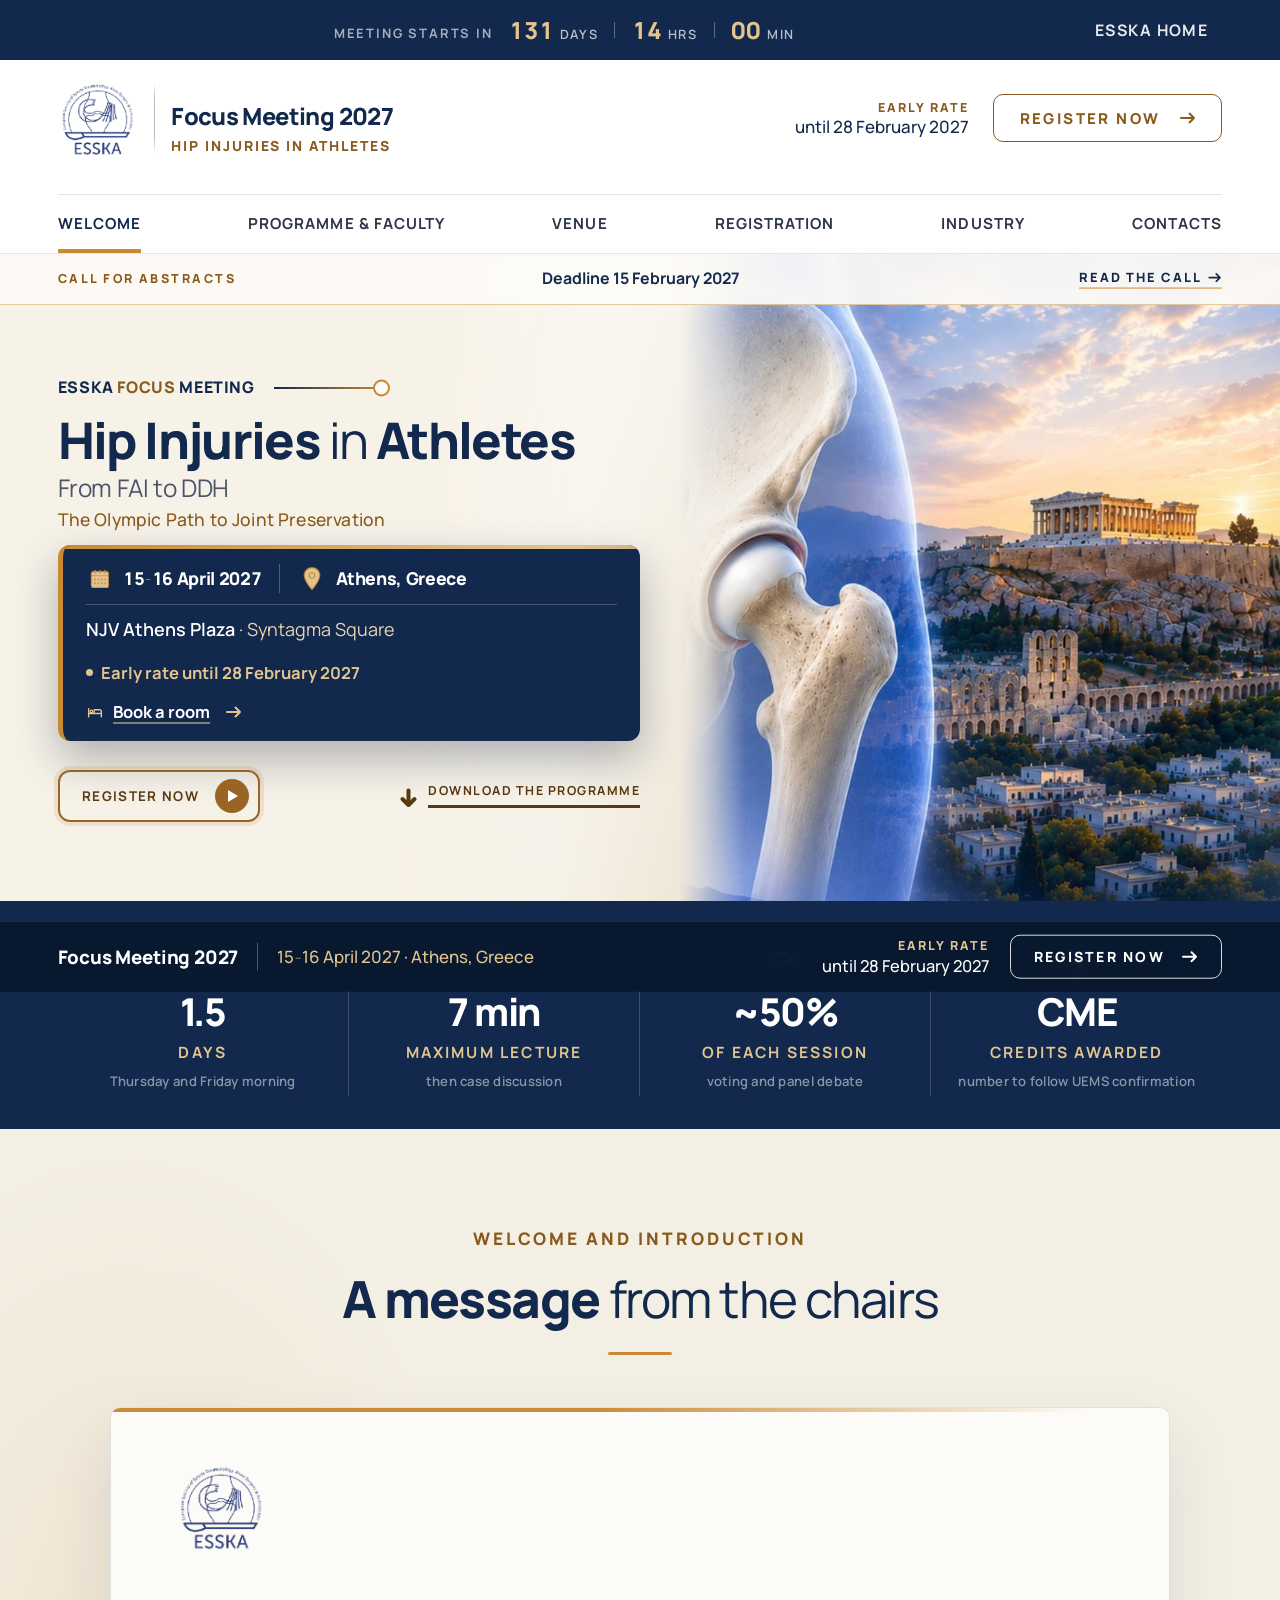
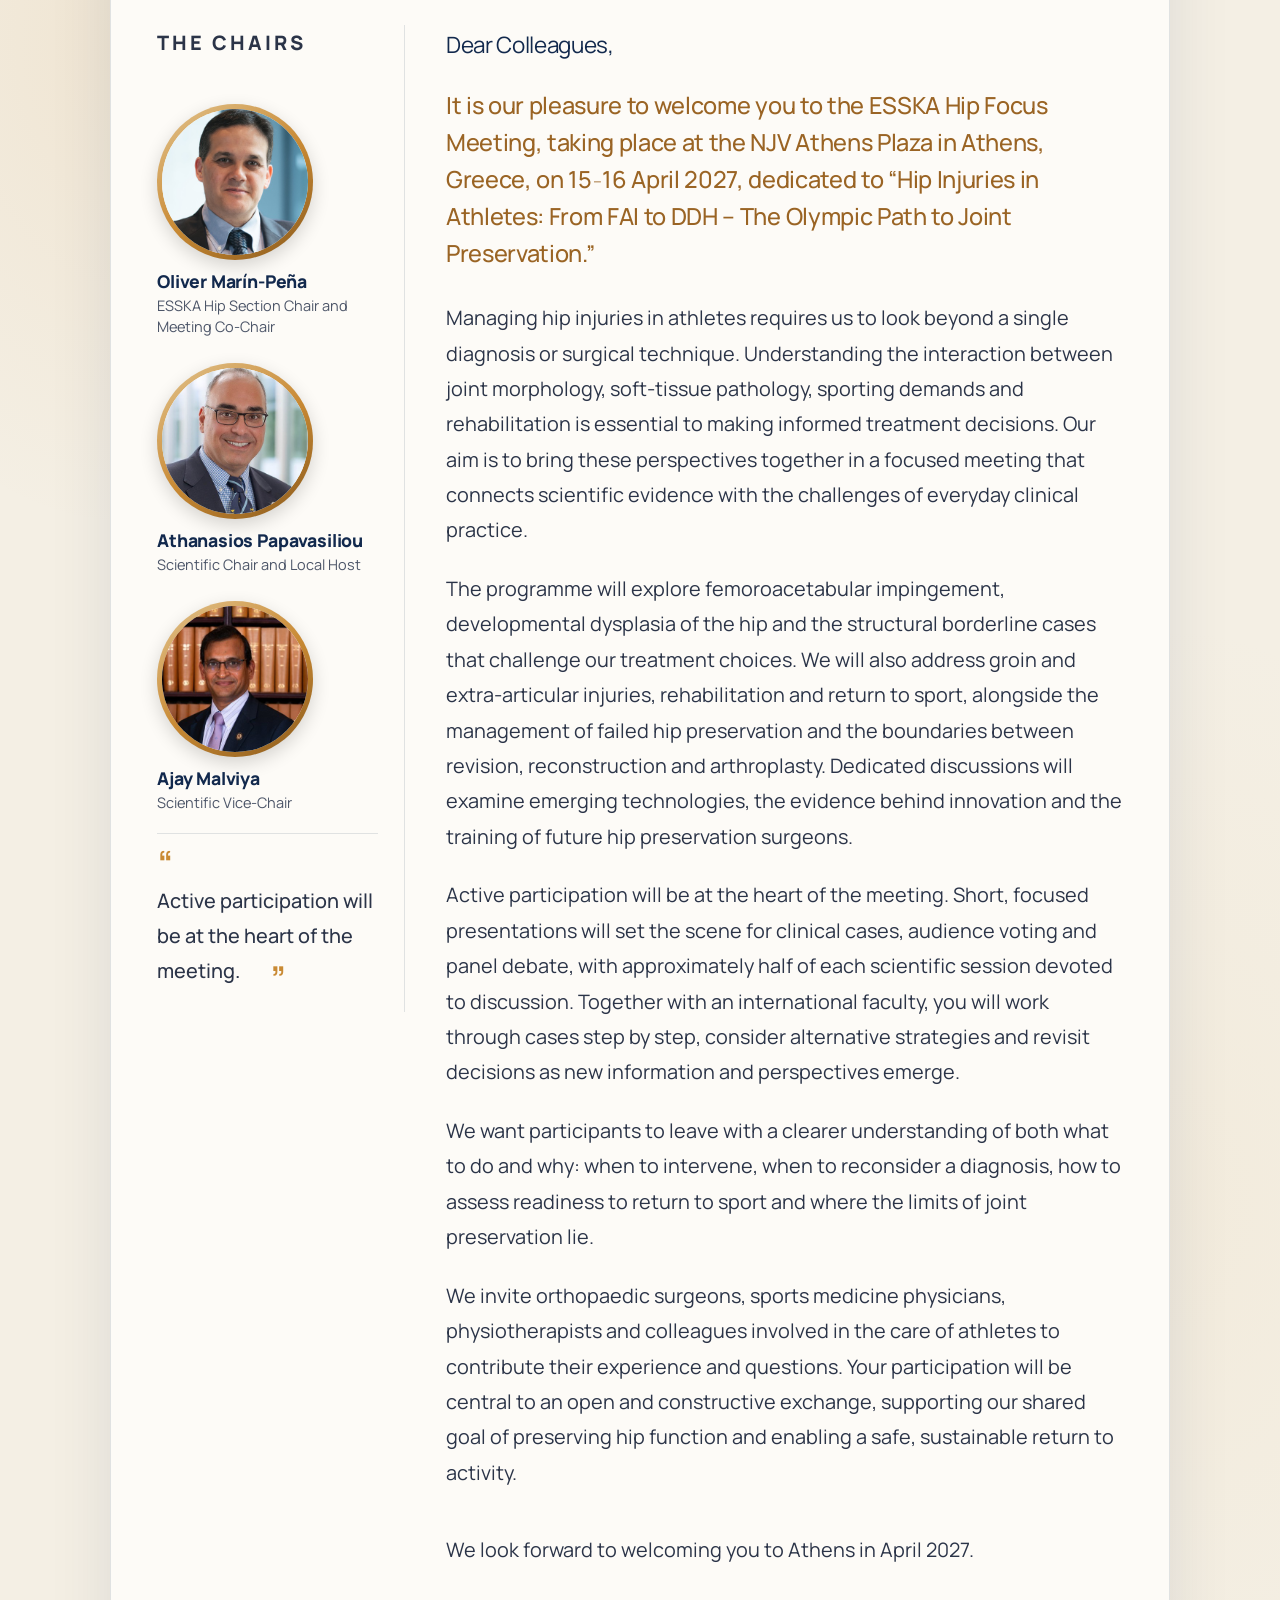
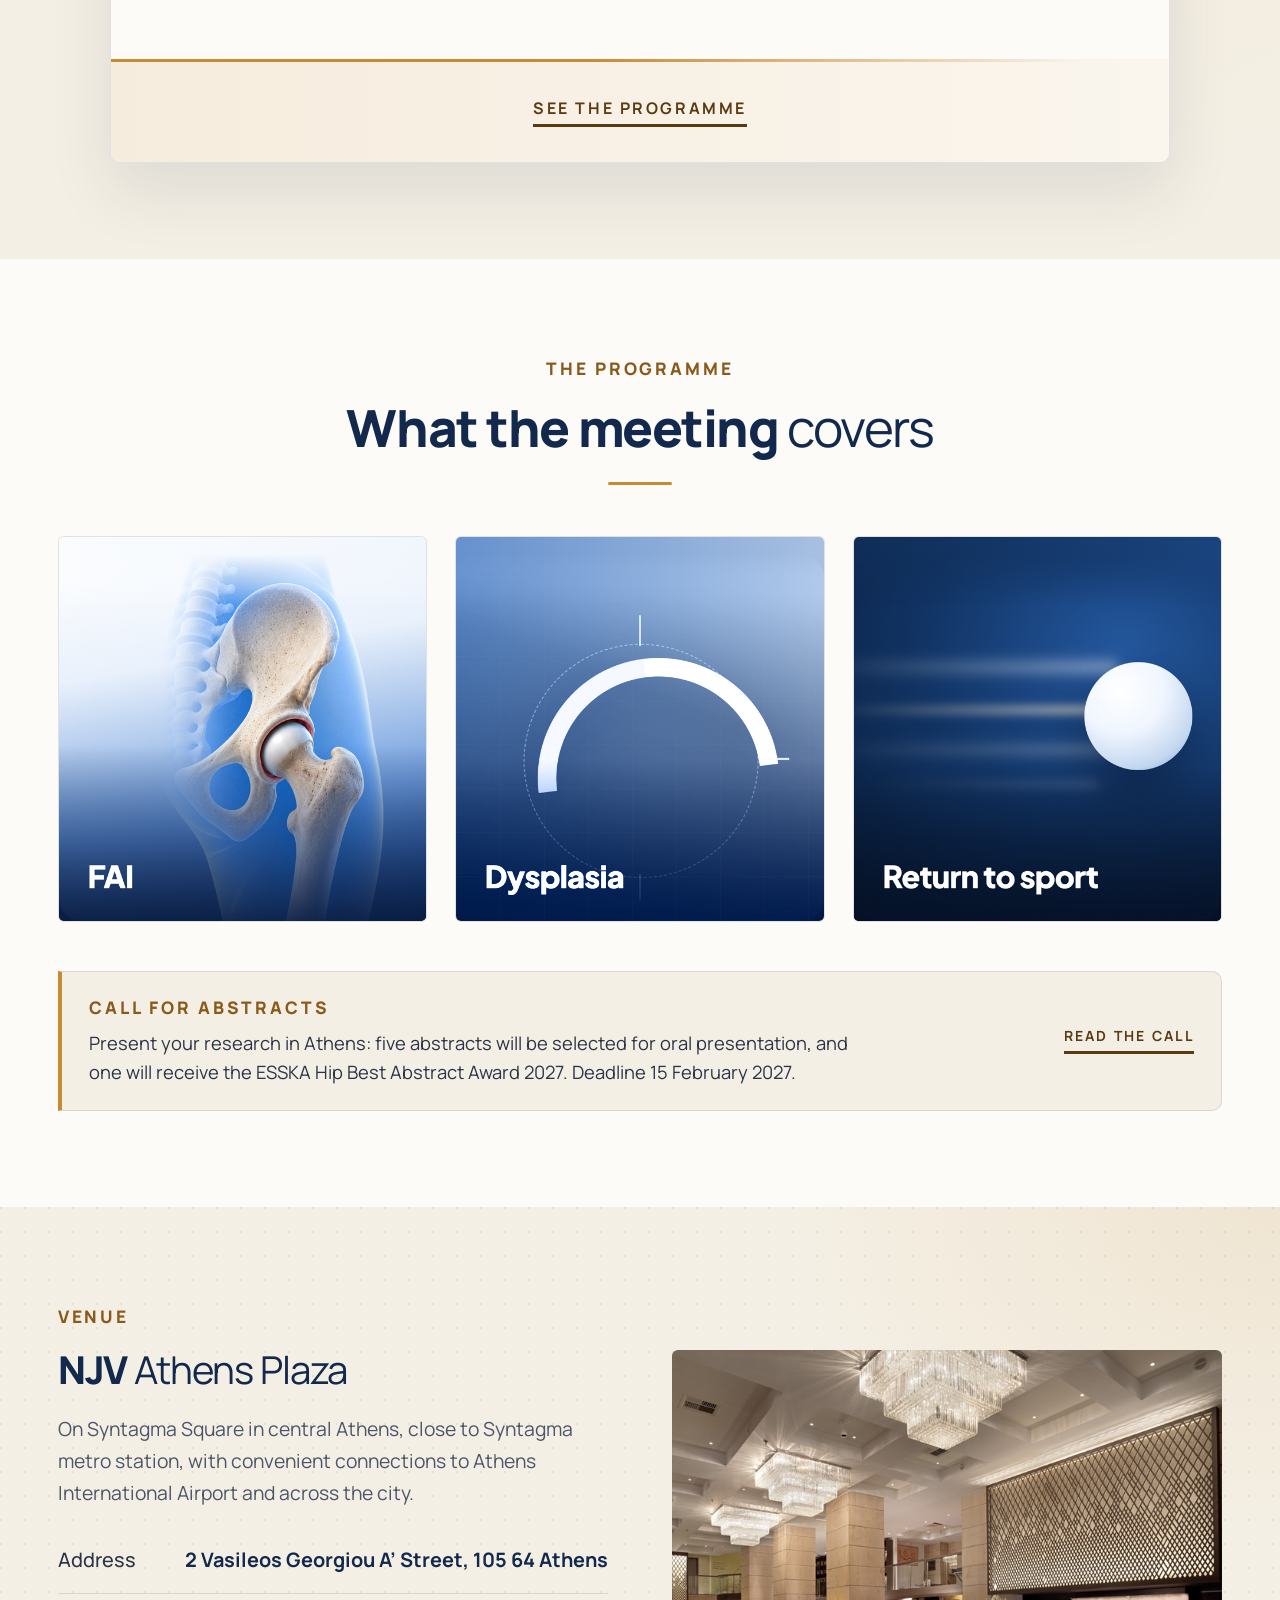
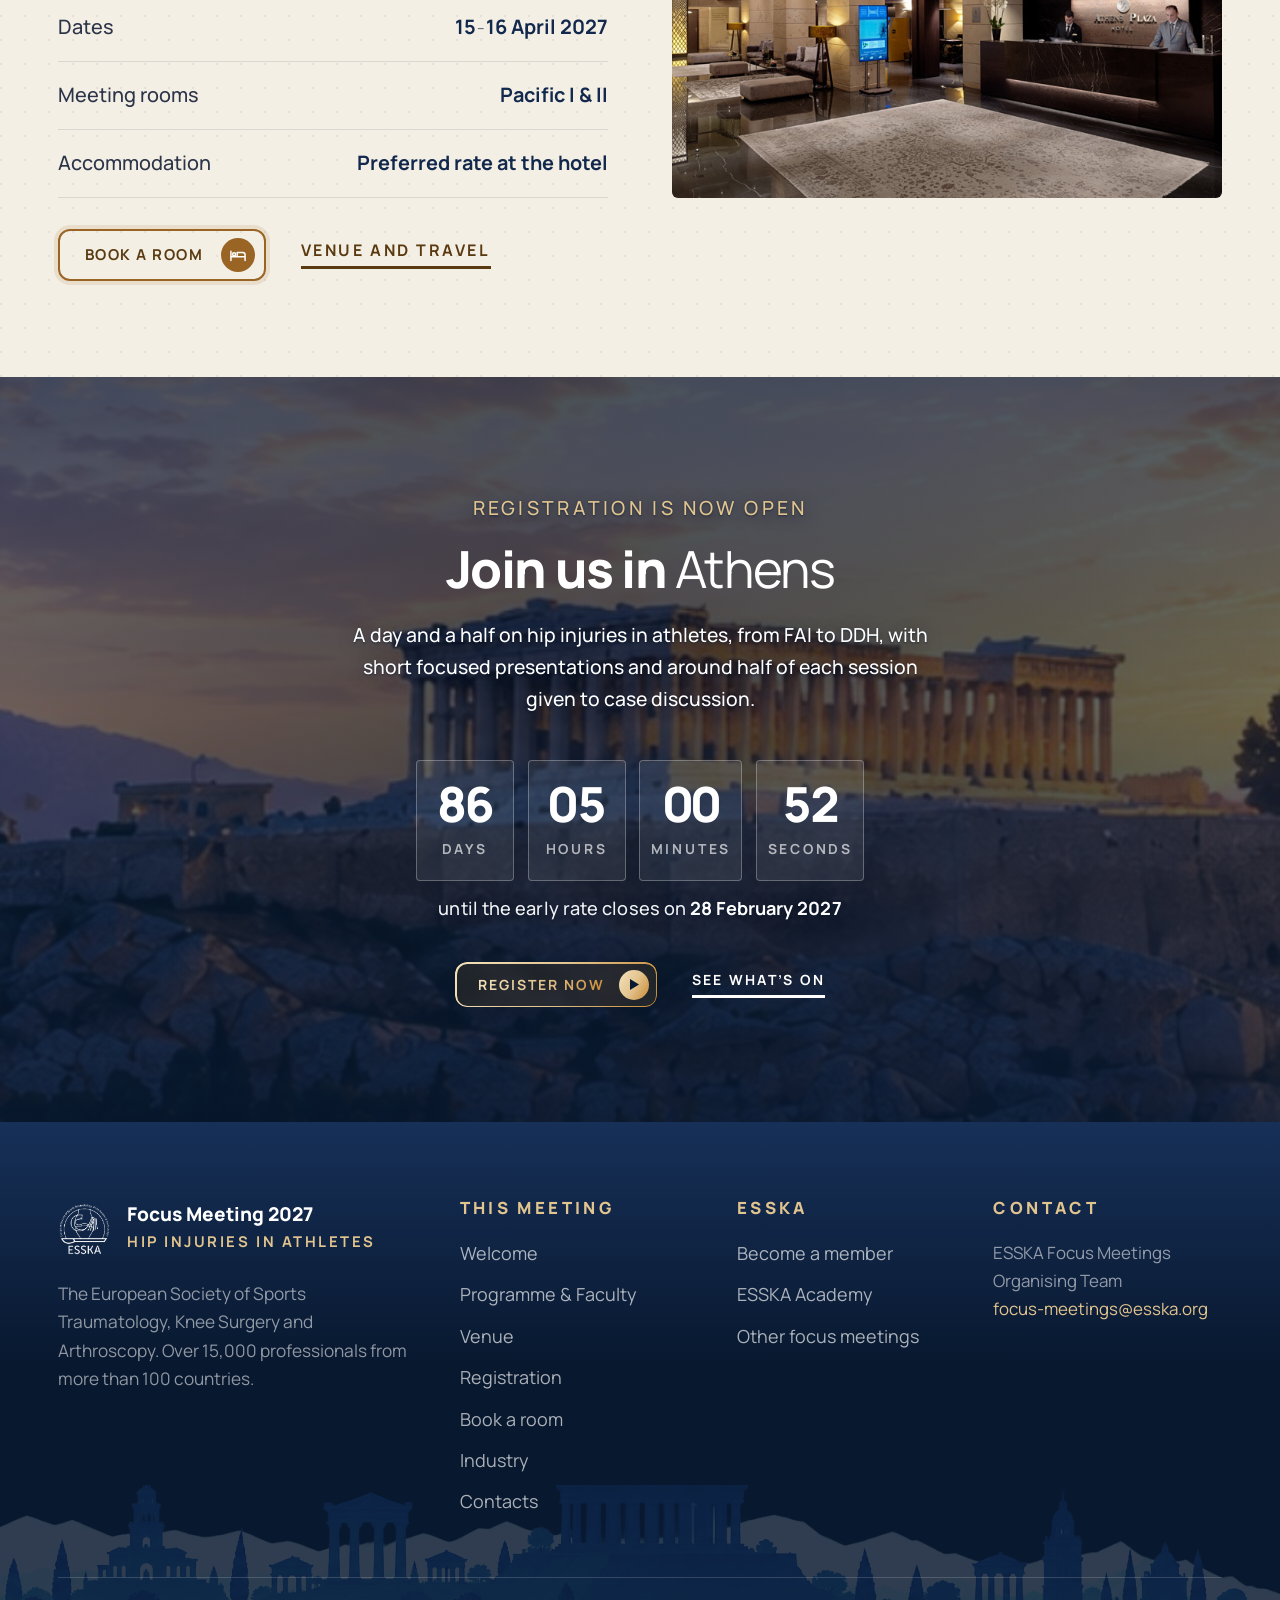
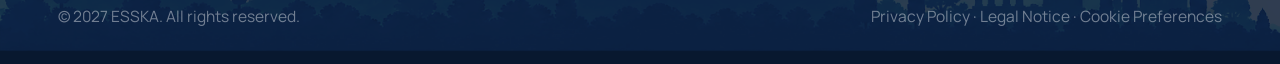
<file: sites/athens-2027/index.html>
<!DOCTYPE html>
<html lang="en">
<head>
<meta charset="utf-8">
<meta name="viewport" content="width=device-width, initial-scale=1">
<title>Hip Injuries in Athletes: From FAI to DDH &ndash; The Olympic Path to Joint Preservation | ESSKA Hip Focus Meeting 2027, Athens</title>
<link rel="preconnect" href="https://fonts.googleapis.com">
<link rel="preconnect" href="https://fonts.gstatic.com" crossorigin>
<link href="https://fonts.googleapis.com/css2?family=Manrope:wght@400;500;600;700;800&display=swap" rel="stylesheet">
<link rel="stylesheet" href="assets/css/styles.css?v=2026111701">
</head>
<body>

<div class="util" id="util">
  <div class="util-in">
    <span class="u-c" id="cd" aria-label="Time until the meeting">
      <em class="lbl-long">Meeting starts in</em>
      <span><b id="uD">000</b>days</span><i></i>
      <span><b id="uH">00</b>hrs</span><i></i>
      <span><b id="uM">00</b>min</span>
      <span class="compact"><b id="uD2">000</b>days to go</span>
    </span>
    <span class="u-r">
      <a href="https://www.esska.org/" target="_blank" rel="noopener">ESSKA Home</a>
    </span>
  </div>
</div>
<nav class="nav" id="nav">
  <div class="nav-in">
    <a class="brand" href="#" data-go="welcome">
      <img src="assets/img/logo-02.png" alt="ESSKA">
      <span class="bar" aria-hidden="true"></span>
      <span class="bn"><b>Focus Meeting 2027</b><span class="sec">HIP INJURIES IN ATHLETES</span></span>
    </a>
    <ul id="menu">
      <li><a href="#" data-go="welcome" class="on">Welcome</a></li>
      <li><a href="#" data-go="programme">Programme &amp; Faculty</a></li>
      <li><a href="#" data-go="venue">Venue</a></li>
      <li><a href="#" data-go="registration">Registration</a></li>
      <li><a href="#" data-go="industry">Industry</a></li>
      <li><a href="#" data-go="contacts">Contacts</a></li>
      <li class="menu-foot">
        <a class="pill pill-menu" href="https://www.esska.org/events/register.aspx?id=2088190" target="_blank" rel="noopener"><span>Register now</span><span class="pill-i" aria-hidden="true"><svg viewBox="0 0 10 12"><path d="M0 0l10 6-10 6z"/></svg></span></a>
        <a class="menu-book" href="https://be.synxis.com/?adult=1&amp;arrive=2027-04-13&amp;chain=10237&amp;child=0&amp;config=ATHNJ_GROUP&amp;currency=EUR&amp;depart=2027-04-14&amp;hotel=27097&amp;level=hotel&amp;locale=en-US&amp;productcurrency=EUR&amp;promo=ESS&amp;rooms=1" target="_blank" rel="noopener"><svg class="bed-ic" viewBox="0 0 24 24" aria-hidden="true" fill="none" stroke="currentColor" stroke-width="1.8" stroke-linecap="round" stroke-linejoin="round"><path d="M3.5 18.5V7.5M3.5 14h17v4.5M20.5 14v-2.2a2.8 2.8 0 0 0-2.8-2.8H11v5"/><circle cx="7.3" cy="11.2" r="1.8"/></svg><span>Book a room</span></a>
        <p class="menu-early"><span class="er-until">until 28 February 2027</span></p>
      </li>
    </ul>
    <button class="nav-burger" id="navBurger" type="button" aria-expanded="false" aria-controls="menu" aria-label="Menu"><span class="nb-bars" aria-hidden="true"><i></i><i></i><i></i></span></button>
    <div class="navreg nav-cta" id="navreg"><p class="nav-early"><small>Early rate</small><span class="er-until">until 28 February 2027</span></p><a class="nav-reg" href="https://www.esska.org/events/register.aspx?id=2088190" target="_blank" rel="noopener"><span>Register now</span><svg class="reg-arrow" viewBox="0 0 16 12" aria-hidden="true" fill="none" stroke="currentColor" stroke-width="2" stroke-linecap="round" stroke-linejoin="round"><path d="M1 6h13M9.5 1.5 14 6l-4.5 4.5"/></svg></a></div>
  </div>
</nav>

<!-- ==================== WELCOME AND INTRODUCTION ==================== -->
<main id="welcome">
  <header class="hero">
    <div class="art-wrap">
      <img class="art" src="assets/img/key-visual.jpg" alt="A hip joint anatomy render beside the Acropolis of Athens at sunset">
    </div>
    <a class="abs-ribbon" href="#abstracts" data-go="registration" data-anchor="abstracts"><span class="ar-k">Call for abstracts</span><span class="ar-sep" aria-hidden="true"></span><span class="ar-t">Present your research in Athens &middot; ESSKA Hip Best Abstract Award 2027</span><span class="ar-sep" aria-hidden="true"></span><span class="ar-d">Deadline 15&nbsp;February&nbsp;2027</span><span class="ar-go">Read the call <svg viewBox="0 0 16 12" width="14" height="10" fill="none" stroke="currentColor" stroke-width="2" stroke-linecap="round" stroke-linejoin="round" aria-hidden="true"><path d="M1 6h13M9.5 1.5 14 6l-4.5 4.5"/></svg></span></a>
    <div class="hero-in">
      <div class="hero-txt">
        <div class="kicker"><span>ESSKA <em>FOCUS</em> MEETING</span><i></i></div>
        <h1>Hip Injuries <span class="lt">in</span> Athletes</h1>
        <p class="strap">From FAI to DDH<span class="strap-2">The Olympic Path to Joint Preservation</span></p>

        <div class="ebar">
          <div class="ebar-row">
            <span class="ebar-item">
              <img src="assets/img/icon-date.png" alt="">
              <b><time datetime="2027-04-15">15</time><i class="dash">&ndash;</i><time datetime="2027-04-16">16 April 2027</time></b>
            </span>
            <span class="ebar-sep" aria-hidden="true"></span>
            <span class="ebar-item">
              <img src="assets/img/icon-place.png" alt="">
              <b>Athens, Greece</b>
            </span>
          </div>
          <div class="ebar-foot">
            <p class="ebar-venue">NJV Athens Plaza <span>&middot; Syntagma Square</span></p>
            <p class="ebar-early"><i aria-hidden="true"></i><span>Early rate until <span id="erDate2">28 February 2027</span></span></p>
            <a class="ebar-book" href="https://be.synxis.com/?adult=1&amp;arrive=2027-04-13&amp;chain=10237&amp;child=0&amp;config=ATHNJ_GROUP&amp;currency=EUR&amp;depart=2027-04-14&amp;hotel=27097&amp;level=hotel&amp;locale=en-US&amp;productcurrency=EUR&amp;promo=ESS&amp;rooms=1" target="_blank" rel="noopener"><svg class="bed-ic" viewBox="0 0 24 24" aria-hidden="true" fill="none" stroke="currentColor" stroke-width="1.8" stroke-linecap="round" stroke-linejoin="round"><path d="M3.5 18.5V7.5M3.5 14h17v4.5M20.5 14v-2.2a2.8 2.8 0 0 0-2.8-2.8H11v5"/><circle cx="7.3" cy="11.2" r="1.8"/></svg><span><b>Book a room</b><span class="eb-more"> at the preferred rate</span></span><svg class="reg-arrow" viewBox="0 0 16 12" aria-hidden="true" fill="none" stroke="currentColor" stroke-width="2" stroke-linecap="round" stroke-linejoin="round"><path d="M1 6h13M9.5 1.5 14 6l-4.5 4.5"/></svg></a>
          </div>
        </div>

        <div class="hero-cta">
          <a class="pill" href="https://www.esska.org/events/register.aspx?id=2088190" target="_blank" rel="noopener"><span>Register now</span><span class="pill-i" aria-hidden="true"><svg viewBox="0 0 10 12"><path d="M0 0l10 6-10 6z"/></svg></span></a>
          <a class="tlink tlink-dl" href="assets/ESSKA-Hip-Focus-Meeting-Athens-2027-Programme.pdf" download><svg class="dl-ic" viewBox="0 0 16 16" aria-hidden="true" fill="none" stroke="currentColor" stroke-width="3.4" stroke-linecap="round" stroke-linejoin="round"><path class="dl-stem" d="M8 2.2v7.9"/><path class="dl-head" d="M2.9 9.3 8 14.3l5.1-5"/></svg><span>Download the programme</span></a>
        </div>
      </div>
    </div>
  </header>
  <section class="band-num">
    <div class="wrap grid">
      <div class="n rv"><i class="n-ic" aria-hidden="true"><svg viewBox="0 0 24 24" fill="none" stroke="currentColor" stroke-width="1.7" stroke-linecap="round" stroke-linejoin="round"><circle cx="12" cy="12" r="8.5"/><path d="M12 7.5V12l3 2"/></svg></i><b>1.5</b><span>Days</span><em>Thursday and Friday morning</em></div>
      <div class="n rv d1"><i class="n-ic" aria-hidden="true"><svg viewBox="0 0 24 24" fill="none" stroke="currentColor" stroke-width="1.7" stroke-linecap="round" stroke-linejoin="round"><rect x="9" y="3.5" width="6" height="10" rx="3"/><path d="M6 11.5a6 6 0 0 0 12 0M12 17.5v3"/></svg></i><b>7&nbsp;min</b><span>Maximum lecture</span><em>then case discussion</em></div>
      <div class="n rv d2"><i class="n-ic" aria-hidden="true"><svg viewBox="0 0 24 24" fill="none" stroke="currentColor" stroke-width="1.7" stroke-linecap="round" stroke-linejoin="round"><path d="M4.5 5.5h11a2 2 0 0 1 2 2v6a2 2 0 0 1-2 2H10l-3.5 3v-3h-2a2 2 0 0 1-2-2v-6a2 2 0 0 1 2-2z"/><path d="M19.5 9.5v6.2a2 2 0 0 1-2 2"/></svg></i><b>~50%</b><span>Of each session</span><em>voting and panel debate</em></div>
      <div class="n rv d3"><i class="n-ic" aria-hidden="true"><svg viewBox="0 0 24 24" fill="none" stroke="currentColor" stroke-width="1.7" stroke-linecap="round" stroke-linejoin="round"><rect x="4" y="3.5" width="16" height="12" rx="2"/><path d="M8 7.5h8M8 11h5"/><circle cx="15.5" cy="16.5" r="2.6"/><path d="m14.2 18.7-.9 2.8 2.2-.9 2.2.9-.9-2.8"/></svg></i><b>CME</b><span>Credits awarded</span><em>number to follow UEMS confirmation</em></div>
    </div>
      <div class="band-dots" aria-hidden="true"></div>
  </section>



  <section class="sec-letter tint">
    <div class="wrap">
      <div class="head center rv">
        <p class="eyebrow">Welcome and Introduction</p>
        <h2>A message <span class="lt">from the chairs</span></h2>
        <hr class="orn">
      </div>
      <div class="letterhead rv d1">
        <img class="lh-mark" src="assets/img/logo-02.png" alt="">
        <aside class="lh-chairs">
          <p class="lh-label">The chairs</p>
          <div class="sign">
          <figure>
            <img src="assets/img/chair-marin-pena.jpg" alt="Oliver Mar&iacute;n-Pe&ntilde;a">
            <figcaption>
              <b>Oliver Mar&iacute;n-Pe&ntilde;a</b>
              <span>ESSKA Hip Section Chair and Meeting Co-Chair</span>
            </figcaption>
          </figure>
          <figure>
            <img src="assets/img/chair-papavasiliou.jpg" alt="Athanasios Papavasiliou">
            <figcaption>
              <b>Athanasios Papavasiliou</b>
              <span>Scientific Chair and Local Host</span>
            </figcaption>
          </figure>
          <figure>
            <img src="assets/img/chair-malviya.jpg" alt="Ajay Malviya">
            <figcaption>
              <b>Ajay Malviya</b>
              <span>Scientific Vice-Chair</span>
            </figcaption>
          </figure>
        </div>
          <p class="lh-quote">Active participation will be at the heart of the meeting.</p>
        </aside>
        <div class="lh-main">
          <p class="salut">Dear Colleagues,</p>
        <p class="lead">It is our pleasure to welcome you to the ESSKA Hip Focus Meeting, taking place at the NJV Athens Plaza in Athens, Greece, on 15<i class="dash">&ndash;</i>16 April 2027, dedicated to &ldquo;Hip Injuries in Athletes: From FAI to DDH &ndash; The Olympic Path to Joint Preservation.&rdquo;</p>
        <p>Managing hip injuries in athletes requires us to look beyond a single diagnosis or surgical technique. Understanding the interaction between joint morphology, soft-tissue pathology, sporting demands and rehabilitation is essential to making informed treatment decisions. Our aim is to bring these perspectives together in a focused meeting that connects scientific evidence with the challenges of everyday clinical practice.</p>
        <p>The programme will explore femoroacetabular impingement, developmental dysplasia of the hip and the structural borderline cases that challenge our treatment choices. We will also address groin and extra-articular injuries, rehabilitation and return to sport, alongside the management of failed hip preservation and the boundaries between revision, reconstruction and arthroplasty. Dedicated discussions will examine emerging technologies, the evidence behind innovation and the training of future hip preservation surgeons.</p>
        <p>Active participation will be at the heart of the meeting. Short, focused presentations will set the scene for clinical cases, audience voting and panel debate, with approximately half of each scientific session devoted to discussion. Together with an international faculty, you will work through cases step by step, consider alternative strategies and revisit decisions as new information and perspectives emerge.</p>
        <p>We want participants to leave with a clearer understanding of both what to do and why: when to intervene, when to reconsider a diagnosis, how to assess readiness to return to sport and where the limits of joint preservation lie.</p>
        <p>We invite orthopaedic surgeons, sports medicine physicians, physiotherapists and colleagues involved in the care of athletes to contribute their experience and questions. Your participation will be central to an open and constructive exchange, supporting our shared goal of preserving hip function and enabling a safe, sustainable return to activity.</p>
        <p>We look forward to welcoming you to Athens in April 2027.</p>
        </div>
        <div class="letter-cta"><a class="tlink" href="#" data-go="programme">See the programme</a></div>
      </div>
    </div>
  </section>

  <section>
    <div class="wrap">
      <div class="center rv">
        <p class="eyebrow">The programme</p>
        <h2>What the meeting <span class="lt">covers</span></h2>
        <hr class="orn">
      </div>
      <div class="topics">
        <div class="topic rv"><div class="tile t1" tabindex="0"><img class="art" src="assets/img/card-fai-v4.png" alt="" loading="lazy"><span class="word">FAI</span>
            <div class="bd"><h3>Femoroacetabular impingement</h3>
          <p class="t-meta">Day one &middot; Session I</p>
          <p>Which morphology matters for return to high-impact sport, labral repair or reconstruction, the capsule, and cartilage damage in the athlete.</p></div>
          </div></div>
        <div class="topic rv d1"><div class="tile t2" tabindex="0"><img class="art" src="assets/img/card-dysplasia-v4.png" alt="" loading="lazy"><span class="word">Dysplasia</span>
            <div class="bd"><h3>Developmental dysplasia of the hip</h3>
          <p class="t-meta">Day one &middot; Session III</p>
          <p>Borderline dysplasia, imaging structural instability, PAO in active patients, and arthroscopy, osteotomy or combined treatment.</p></div>
          </div></div>
        <div class="topic rv d2"><div class="tile t3" tabindex="0"><img class="art" src="assets/img/card-return-to-sport-v4.png" alt="" loading="lazy"><span class="word">Return to sport</span>
            <div class="bd"><h3>Return to sport</h3>
          <p class="t-meta">Day one &middot; Session IV</p>
          <p>Rehabilitation after hip preservation surgery, functional testing, and deciding when to return to training, sport and performance.</p></div>
          </div></div>
      </div>
      <p class="swipe-hint" aria-hidden="true"><i></i>Swipe for more<i></i></p>
      <div class="abs-strip rv">
        <div class="abs-strip-t">
          <p class="eyebrow">Call for abstracts</p>
          <p>Present your research in Athens: five abstracts will be selected for oral presentation, and one will receive the ESSKA Hip Best Abstract Award 2027. Deadline <span class="nowrap">15 February 2027</span>.</p>
        </div>
        <a class="tlink" href="#abstracts" data-go="registration" data-anchor="abstracts">Read the call</a>
      </div>
    </div>
  </section>


  <section class="tint">
    <div class="wrap feature flip">
      <div class="rv d1"><div class="shot wide"><img src="assets/img/venue-lobby.jpg" alt="NJV Athens Plaza, the hotel lobby"></div></div>
      <div class="rv">
        <p class="eyebrow">Venue</p>
        <h2 class="h-fit">NJV <span class="lt">Athens Plaza</span></h2>
        <p class="lead" style="margin-top:1.3rem">On Syntagma Square in central Athens, close to Syntagma metro station, with convenient connections to Athens International Airport and across the city.</p>
        <div class="row"><span>Address</span><b>2 Vasileos Georgiou A&rsquo; Street, 105 64 Athens</b></div>
        <div class="row"><span>Dates</span><b>15<i class="dash">&ndash;</i>16 April 2027</b></div>
        <div class="row"><span>Meeting rooms</span><b>Pacific I &amp; II</b></div>
        <div class="row"><span>Accommodation</span><b>Preferred rate at the hotel</b></div>
        <div class="btn-row" style="margin-top:1.8rem"><a class="pill pill-book" href="https://be.synxis.com/?adult=1&amp;arrive=2027-04-13&amp;chain=10237&amp;child=0&amp;config=ATHNJ_GROUP&amp;currency=EUR&amp;depart=2027-04-14&amp;hotel=27097&amp;level=hotel&amp;locale=en-US&amp;productcurrency=EUR&amp;promo=ESS&amp;rooms=1" target="_blank" rel="noopener"><span>Book a room</span><span class="pill-i" aria-hidden="true"><svg class="bed-ic" viewBox="0 0 24 24" aria-hidden="true" fill="none" stroke="currentColor" stroke-width="1.8" stroke-linecap="round" stroke-linejoin="round"><path d="M3.5 18.5V7.5M3.5 14h17v4.5M20.5 14v-2.2a2.8 2.8 0 0 0-2.8-2.8H11v5"/><circle cx="7.3" cy="11.2" r="1.8"/></svg></span></a><a class="tlink" href="#" data-go="venue">Venue and travel</a></div>
      </div>
    </div>
  </section>

  <section class="bleed">
    <img class="bg" src="assets/img/header-acropolis.jpg" alt="">
    <div class="scrim"></div>
    <div class="wrap">
      <div class="rv">
        <p class="eyebrow">Registration is now open</p>
        <h2>Join us in <span class="lt">Athens</span></h2>
        <p>A day and a half on hip injuries in athletes, from FAI to DDH, with short focused presentations and around half of each session given to case discussion.</p>
      </div>
      <div class="count rv d1">
        <div><b id="cD">00</b><span>Days</span></div>
        <div><b id="cH">00</b><span>Hours</span></div>
        <div><b id="cM">00</b><span>Minutes</span></div>
        <div><b id="cS">00</b><span>Seconds</span></div>
      </div>
      <p class="note-date">until the early rate closes on <b id="erDate" style="font-weight:700;color:#fff">28 February 2027</b></p>
      <div class="go rv d2">
        <a class="pill" href="https://www.esska.org/events/register.aspx?id=2088190" target="_blank" rel="noopener"><span>Register now</span><span class="pill-i" aria-hidden="true"><svg viewBox="0 0 10 12"><path d="M0 0l10 6-10 6z"/></svg></span></a>
        <a class="tlink" href="#" data-go="programme">See what&rsquo;s on</a>
      </div>
    </div>
  </section>
</main>

<!-- ==================== PROGRAMME AND FACULTY ==================== -->
<main id="programme" hidden>
  <header class="ph ph-programme">
    <img class="bg" src="assets/img/header-hip.jpg" alt="">
    <div class="scrim"></div>
    <div class="wrap">
      <p class="crumb">ESSKA Hip Focus Meeting</p>
      <h1>Programme <span class="lt">and Faculty</span></h1>
      <p>Hip injuries in athletes, from FAI to DDH: the Olympic path to joint preservation. Provisional programme.</p>
    </div>
        <div class="wrap ph-meta"><span><b>15<i class="dash">&ndash;</i>16 April 2027</b></span><span>NJV Athens Plaza</span><span>Athens, Greece</span></div>
  </header>
  <section>
    <div class="wrap">
      <div class="head rv"><p class="eyebrow">Scientific programme</p><h2>Day <span class="lt">by day</span></h2></div>
      <div class="summary">
        <div class="sm rv"><i class="sm-ic" aria-hidden="true"><svg viewBox="0 0 24 24" fill="none" stroke="currentColor" stroke-width="1.7" stroke-linecap="round" stroke-linejoin="round"><circle cx="12" cy="12" r="8.5"/><path d="M12 7.5V12l3 2"/></svg></i><b>1.5 days</b><span>Scientific programme</span><em>Thursday and Friday morning</em></div>
        <div class="sm rv d1"><i class="sm-ic" aria-hidden="true"><svg viewBox="0 0 24 24" fill="none" stroke="currentColor" stroke-width="1.7" stroke-linecap="round" stroke-linejoin="round"><rect x="9" y="3.5" width="6" height="10" rx="3"/><path d="M6 11.5a6 6 0 0 0 12 0M12 17.5v3"/></svg></i><b>7&#8239;min</b><span>Maximum lecture</span><em>each answers one clinical question</em></div>
        <div class="sm rv d2"><i class="sm-ic" aria-hidden="true"><svg viewBox="0 0 24 24" fill="none" stroke="currentColor" stroke-width="1.7" stroke-linecap="round" stroke-linejoin="round"><path d="M4.5 5.5h11a2 2 0 0 1 2 2v6a2 2 0 0 1-2 2H10l-3.5 3v-3h-2a2 2 0 0 1-2-2v-6a2 2 0 0 1 2-2z"/><path d="M19.5 9.5v6.2a2 2 0 0 1-2 2"/></svg></i><b>~50%</b><span>Of each session</span><em>cases, voting and panel debate</em></div>
        <div class="sm rv d3"><i class="sm-ic" aria-hidden="true"><svg viewBox="0 0 24 24" fill="none" stroke="currentColor" stroke-width="1.7" stroke-linecap="round" stroke-linejoin="round"><rect x="4" y="3.5" width="16" height="12" rx="2"/><path d="M8 7.5h8M8 11h5"/><circle cx="15.5" cy="16.5" r="2.6"/><path d="m14.2 18.7-.9 2.8 2.2-.9 2.2.9-.9-2.8"/></svg></i><b>CME</b><span>Credits awarded</span><em>number to follow UEMS confirmation</em></div>
      </div>
      <div class="prog-controls rv">
        <div class="pctl-top">
          <div class="pctl-search">
            <label class="plbl" for="progQ">Search the programme</label>
            <input id="progQ" type="search" autocomplete="off"
                   placeholder="Search talks, sessions, moderators and speakers">
          </div>
        </div>
        <div class="pctl-row">
          <div class="pchips" id="progChips" role="group" aria-label="Choose a day">
            <button class="pchip" type="button" data-filter="1" aria-pressed="true">Day one<span class="pchip-date"> &middot; 15 April</span></button>
            <button class="pchip" type="button" data-filter="2" aria-pressed="false">Day two<span class="pchip-date"> &middot; 16 April</span></button>
          </div>
          <a class="tlink pctl-dl tlink-dl" href="assets/ESSKA-Hip-Focus-Meeting-Athens-2027-Programme.pdf" download><svg class="dl-ic" viewBox="0 0 16 16" aria-hidden="true" fill="none" stroke="currentColor" stroke-width="3.4" stroke-linecap="round" stroke-linejoin="round"><path class="dl-stem" d="M8 2.2v7.9"/><path class="dl-head" d="M2.9 9.3 8 14.3l5.1-5"/></svg><span>Download the programme</span></a>
        </div>
      </div>
      <p class="pempty" id="progEmpty" hidden>Nothing in this day matches that search.
        <button type="button" id="progClear">Clear search</button></p>
      <div class="pdays" id="progDays">
        <section class="pday" data-day="1">
          <div class="pday-head">
            <time class="pcal" datetime="2027-04-15"><span class="pcal-m" aria-hidden="true">Apr</span><span class="pcal-d" aria-hidden="true">15</span><span class="pcal-w" aria-hidden="true">Thu</span><span class="vh">Thursday 15 April 2027</span></time>
            <div class="pday-id">
              <span class="pday-label">Day one</span>
              <span class="pday-meta"><span><svg viewBox="0 0 20 20" aria-hidden="true"><circle cx="10" cy="10" r="7.5" fill="none" stroke="currentColor" stroke-width="1.7"/><path d="M10 5.8V10l2.8 1.8" fill="none" stroke="currentColor" stroke-width="1.7" stroke-linecap="round"/></svg><b>10:00 to 18:00</b></span><span><svg viewBox="0 0 20 20" aria-hidden="true"><path d="M4 5.5h12M4 10h12M4 14.5h8" fill="none" stroke="currentColor" stroke-width="1.7" stroke-linecap="round"/></svg>5 sessions + final challenge</span><span><svg viewBox="0 0 20 20" aria-hidden="true"><rect x="7.2" y="2.8" width="5.6" height="9" rx="2.8" fill="none" stroke="currentColor" stroke-width="1.7"/><path d="M4.8 9.6a5.2 5.2 0 0 0 10.4 0M10 14.8v2.6" fill="none" stroke="currentColor" stroke-width="1.7" stroke-linecap="round"/></svg>22 talks</span></span>
            </div>
            <button class="pcollapse" type="button">Expand all</button>
          </div>
          <div class="prow" data-day="1">
            <button class="prow-btn" type="button" aria-expanded="false">
              <span class="ptime"><span class="pstart">10:00</span><span class="pdur">10 min</span></span>
              <span class="pmain-head"><span class="ptitle">Welcome and Educational Objectives</span><span class="psub psub-note"><span class="pnote-l">Moderators</span><span class="pnote-t">Oliver Mar&iacute;n-Pe&ntilde;a and Athanasios Papavasiliou</span></span></span>
              <span class="pchev" aria-hidden="true"></span>
            </button>
            <div class="ptalks-wrap" hidden>
              <ul class="ptalks"><li class="ptalk"><span class="ptx">Opening, Olympic theme and meeting objectives</span><span class="psp">Oliver Mar&iacute;n-Pe&ntilde;a and Athanasios Papavasiliou</span></li><li class="ptalk"><span class="ptx">ESSKA Academy content pathway and interactive format</span><span class="psp">Oliver Mar&iacute;n-Pe&ntilde;a</span></li></ul>
            </div>
          </div>
          <div class="prow" data-day="1">
            <button class="prow-btn" type="button" aria-expanded="false">
              <span class="ptime"><span class="pstart">10:10</span><span class="pdur">7 min</span></span>
              <span class="pmain-head"><span class="ptitle">ESSKA Keynote Lecture</span><span class="psub psub-note"><span class="pnote-l">Introduction</span><span class="pnote-t">by the Meeting Chairs</span></span></span>
              <span class="pchev" aria-hidden="true"></span>
            </button>
            <div class="ptalks-wrap" hidden>
              <ul class="ptalks"><li class="ptalk"><span class="ptx">The Athletic Hip in 2027: What Should We Be Doing Differently?</span><span class="psp">Vikas Khanduja</span></li></ul>
            </div>
          </div>
          <div class="prow" data-day="1">
            <button class="prow-btn" type="button" aria-expanded="false">
              <span class="ptime"><span class="pstart">10:17</span><span class="pdur">60 min</span></span>
              <span class="pmain-head"><span class="ptitle">Session I &middot; FAI in the High-Impact Athlete</span><span class="psub psub-note"><span class="pnote-l">Moderators</span><span class="pnote-t">Oliver Mar&iacute;n-Pe&ntilde;a and Tahsin Beyzadeoglu</span></span></span>
              <span class="pchev" aria-hidden="true"></span>
            </button>
            <div class="ptalks-wrap" hidden>
              <ul class="ptalks"><li class="ptalk"><span class="ptx">FAIS and return to high-impact sport after hip arthroscopy: which morphology really matters?</span><span class="psp">Filippo Randelli</span></li><li class="ptalk"><span class="ptx">Labrum: repair, augmentation or reconstruction?</span><span class="psp">Bar&#305;&#351; Kocao&#287;lu</span></li><li class="ptalk"><span class="ptx">Capsule: when is closure not enough?</span><span class="psp">Safa G&uuml;rsoy</span></li><li class="ptalk"><span class="ptx">Cartilage damage in the athlete: when does arthroscopy stop making sense?</span><span class="psp">Ali Bajwa</span></li></ul><p class="pnote"><span class="pnote-l">Discussion</span><span class="pnote-t">About 32 minutes of interactive case discussion, with stepwise cases, audience voting and re-voting after discussion. Panel: Filippo Randelli, Bar&#305;&#351; Kocao&#287;lu, Safa G&uuml;rsoy, Ali Bajwa and Nicolas Bonin.</span></p>
            </div>
          </div>
          <div class="prow" data-day="1">
            <button class="prow-btn" type="button" aria-expanded="false">
              <span class="ptime"><span class="pstart">11:17</span><span class="pdur">60 min</span></span>
              <span class="pmain-head"><span class="ptitle">Session II &middot; Groin, Lateral Hip and Extra-Articular Sports Injuries</span><span class="psub psub-note"><span class="pnote-l">Moderators</span><span class="pnote-t">Lior Laver and Dora Papadopoulou</span></span></span>
              <span class="pchev" aria-hidden="true"></span>
            </button>
            <div class="ptalks-wrap" hidden>
              <ul class="ptalks"><li class="ptalk"><span class="ptx">Groin pain in athletes: a practical diagnostic pathway</span><span class="psp"><abbr class="tbc" title="To be confirmed">TBC</abbr></span></li><li class="ptalk"><span class="ptx">Deep gluteal syndrome: who really needs surgery?</span><span class="psp">Bruno Capurro</span></li><li class="ptalk"><span class="ptx">Proximal hamstring pathology: when should we repair?</span><span class="psp">Marc Tey Pons</span></li><li class="ptalk"><span class="ptx">Lateral hip pain: rehabilitation before intervention</span><span class="psp">Aleksandra Kr&oacute;likowska</span></li></ul><p class="pnote"><span class="pnote-l">Discussion</span><span class="pnote-t">About 32 minutes of multidisciplinary case discussion. Panel: Bruno Capurro, Marc Tey Pons, Aleksandra Kr&oacute;likowska and Suzanne Huurman.</span></p>
            </div>
          </div>
          <div class="prow rec" data-day="1">
            <button class="prow-btn" type="button" aria-expanded="false">
              <span class="ptime"><span class="pstart">12:17</span><span class="pdur">60 min</span></span>
              <span class="pmain-head"><span class="ptitle">Working lunch and pre-recorded surgery session</span><span class="psub psub-note"><span class="pnote-l">Format</span><span class="pnote-t">Moderated pre-recorded surgical demonstrations, with the industry exhibition and networking</span></span></span>
              <span class="pchev" aria-hidden="true"></span>
            </button>
            <div class="ptalks-wrap" hidden>
              <ul class="ptalks"><li class="ptalk"><span class="ptx">Labral injury management: from repair to reconstruction</span><span class="psp"></span></li><li class="ptalk"><span class="ptx">Access and capsular management in hip arthroscopy</span><span class="psp"></span></li><li class="ptalk"><span class="ptx">Cartilage lesion management: from repair to microfracture</span><span class="psp"></span></li><li class="ptalk"><span class="ptx">Gluteal tendon repair in greater trochanteric pain syndrome</span><span class="psp"></span></li></ul><p class="pnote"><span class="pnote-l">Proposed topics</span><span class="pnote-t">The final selection, the allocation between the two days, the surgeons and the moderators are to be confirmed.</span></p>
            </div>
          </div>
          <div class="prow" data-day="1">
            <button class="prow-btn" type="button" aria-expanded="false">
              <span class="ptime"><span class="pstart">13:17</span><span class="pdur">60 min</span></span>
              <span class="pmain-head"><span class="ptitle">Session III &middot; The Athlete with DDH and Structural Borderlines</span><span class="psub psub-note"><span class="pnote-l">Moderators</span><span class="pnote-t">Athanasios Papavasiliou and Panayiotis Christofilopoulos</span></span></span>
              <span class="pchev" aria-hidden="true"></span>
            </button>
            <div class="ptalks-wrap" hidden>
              <ul class="ptalks"><li class="ptalk"><span class="ptx">Borderline dysplasia: instability or impingement?</span><span class="psp">Michael Wettstein</span></li><li class="ptalk"><span class="ptx">Imaging structural instability beyond the LCEA</span><span class="psp">Margarita Natsika</span></li><li class="ptalk"><span class="ptx">PAO in active patients: indications and return to sport</span><span class="psp">Sufian S. Ahmad</span></li><li class="ptalk"><span class="ptx">Arthroscopy, PAO, femoral osteotomy or combined treatment?</span><span class="psp">Ajay Malviya</span></li></ul><p class="pnote"><span class="pnote-l">Discussion</span><span class="pnote-t">About 32 minutes of interactive structural-decision cases, with votes on arthroscopy, PAO, osteotomy, combined treatment or no surgery. Panel: Michael Wettstein, Margarita Natsika, Sufian S. Ahmad, Ajay Malviya and Panayiotis Christofilopoulos.</span></p>
            </div>
          </div>
          <div class="prow break" data-day="1">
            <div class="prow-static">
              <span class="ptime"><span class="pstart">14:17</span><span class="pdur">30 min</span></span>
              <span class="pmain-head"><span class="ptitle">Afternoon coffee and industry exhibition</span></span>
            </div>
          </div>
          <div class="prow" data-day="1">
            <button class="prow-btn" type="button" aria-expanded="false">
              <span class="ptime"><span class="pstart">14:47</span><span class="pdur">60 min</span></span>
              <span class="pmain-head"><span class="ptitle">Session IV &middot; Rehabilitation and Return to Sport</span><span class="psub psub-note"><span class="pnote-l">Moderators</span><span class="pnote-t">Dora Papadopoulou and Tahsin Beyzadeoglu</span></span></span>
              <span class="pchev" aria-hidden="true"></span>
            </button>
            <div class="ptalks-wrap" hidden>
              <ul class="ptalks"><li class="ptalk"><span class="ptx">Rehabilitation progression after hip preservation surgery</span><span class="psp">Suzanne Huurman</span></li><li class="ptalk"><span class="ptx">Functional testing: what should we actually measure?</span><span class="psp">Francesco Della Villa</span></li><li class="ptalk"><span class="ptx">Return to training, sport and performance</span><span class="psp">Aleksandra Kr&oacute;likowska</span></li><li class="ptalk"><span class="ptx">Sport-specific readiness and return-to-performance decision-making</span><span class="psp">Dora Papadopoulou</span></li></ul><p class="pnote"><span class="pnote-l">Discussion</span><span class="pnote-t">About 32 minutes of return-to-sport cases, with audience votes on readiness to train, compete or delay, and on missing criteria. Panel: Suzanne Huurman, Francesco Della Villa, Aleksandra Kr&oacute;likowska and Lior Laver.</span></p>
            </div>
          </div>
          <div class="prow" data-day="1">
            <button class="prow-btn" type="button" aria-expanded="false">
              <span class="ptime"><span class="pstart">15:47</span><span class="pdur">55 min</span></span>
              <span class="pmain-head"><span class="ptitle">Session V &middot; Innovation: Evidence or Enthusiasm?</span><span class="psub psub-note"><span class="pnote-l">Moderators</span><span class="pnote-t">Jakub Kautzner and Daniel P&eacute;rez-Prieto</span></span></span>
              <span class="pchev" aria-hidden="true"></span>
            </button>
            <div class="ptalks-wrap" hidden>
              <ul class="ptalks"><li class="ptalk"><span class="ptx">Orthobiologics in the athletic hip: what is actually supported?</span><span class="psp">Laura de Girolamo</span></li><li class="ptalk"><span class="ptx">AI, advanced imaging and 3D planning: what changes clinical decisions?</span><span class="psp">Klemen Stra&#382;ar</span></li><li class="ptalk"><span class="ptx">Traction-free hip arthroscopy: evolution or revolution?</span><span class="psp">Matti Sepp&auml;nen</span></li></ul><p class="pnote"><span class="pnote-l">Discussion</span><span class="pnote-t">About 34 minutes of evidence-versus-innovation case discussion. Panel: Laura de Girolamo, Klemen Stra&#382;ar, Matti Sepp&auml;nen, Vikas Khanduja and Jakub Kautzner.</span></p>
            </div>
          </div>
          <div class="prow" data-day="1">
            <button class="prow-btn" type="button" aria-expanded="false">
              <span class="ptime"><span class="pstart">16:42</span><span class="pdur">60 min</span></span>
              <span class="pmain-head"><span class="ptitle">Final Interactive Challenge: The Athletic Hip Case That Divides the Faculty</span><span class="psub psub-note"><span class="pnote-l">Case presenters</span><span class="pnote-t">Oliver Mar&iacute;n-Pe&ntilde;a and Athanasios Papavasiliou</span></span></span>
              <span class="pchev" aria-hidden="true"></span>
            </button>
            <div class="ptalks-wrap" hidden>
              <p class="pnote"><span class="pnote-l">Discussion</span><span class="pnote-t">Two complex cases of about 30 minutes each: vote, panel debate, audience questions, re-vote, then the actual treatment and outcome. Panel: Vikas Khanduja, Ajay Malviya, Bar&#305;&#351; Kocao&#287;lu, Michael Wettstein, Filippo Randelli and Panayiotis Christofilopoulos.</span></p>
            </div>
          </div>
          <div class="prow" data-day="1">
            <div class="prow-static">
              <span class="ptime"><span class="pstart">17:42</span><span class="pdur">18 min</span></span>
              <span class="pmain-head"><span class="ptitle">Day 1 Synthesis and Take-Home Messages</span><span class="psub psub-note"><span class="pnote-l">Moderators</span><span class="pnote-t">Oliver Mar&iacute;n-Pe&ntilde;a and Athanasios Papavasiliou</span></span><span class="psub psub-note"><span class="pnote-l">Format</span><span class="pnote-t">Faculty synthesis of the decisions that changed during discussion, and a preview of Friday morning</span></span></span>
            </div>
          </div>
        </section>
        <section class="pday" data-day="2" hidden>
          <div class="pday-head">
            <time class="pcal" datetime="2027-04-16"><span class="pcal-m" aria-hidden="true">Apr</span><span class="pcal-d" aria-hidden="true">16</span><span class="pcal-w" aria-hidden="true">Fri</span><span class="vh">Friday 16 April 2027</span></time>
            <div class="pday-id">
              <span class="pday-label">Day two</span>
              <span class="pday-meta"><span><svg viewBox="0 0 20 20" aria-hidden="true"><circle cx="10" cy="10" r="7.5" fill="none" stroke="currentColor" stroke-width="1.7"/><path d="M10 5.8V10l2.8 1.8" fill="none" stroke="currentColor" stroke-width="1.7" stroke-linecap="round"/></svg><b>08:00 to 12:00</b></span><span><svg viewBox="0 0 20 20" aria-hidden="true"><path d="M4 5.5h12M4 10h12M4 14.5h8" fill="none" stroke="currentColor" stroke-width="1.7" stroke-linecap="round"/></svg>3 sessions</span><span><svg viewBox="0 0 20 20" aria-hidden="true"><rect x="7.2" y="2.8" width="5.6" height="9" rx="2.8" fill="none" stroke="currentColor" stroke-width="1.7"/><path d="M4.8 9.6a5.2 5.2 0 0 0 10.4 0M10 14.8v2.6" fill="none" stroke="currentColor" stroke-width="1.7" stroke-linecap="round"/></svg>13 talks</span></span>
            </div>
            <button class="pcollapse" type="button">Expand all</button>
          </div>
          <div class="prow" data-day="2">
            <button class="prow-btn" type="button" aria-expanded="false">
              <span class="ptime"><span class="pstart">08:00</span><span class="pdur">50 min</span></span>
              <span class="pmain-head"><span class="ptitle">Session VI &middot; ESSKA Hip Research and Rapid Communications</span><span class="psub psub-note"><span class="pnote-l">Moderators</span><span class="pnote-t">Andr&eacute; Sarmento and Filippo Randelli</span></span></span>
              <span class="pchev" aria-hidden="true"></span>
            </button>
            <div class="ptalks-wrap" hidden>
              <ul class="ptalks"><li class="ptalk"><span class="ptx">ESSKA Hip collaborative research: where should we go next?</span><span class="psp">Andr&eacute; Sarmento</span></li><li class="ptalk"><span class="ptx">Five selected rapid communications, 5 minutes each</span><span class="psp">Selected abstract presenters</span></li></ul><p class="pnote"><span class="pnote-l">Discussion</span><span class="pnote-t">Moderated research discussion. Panel: Andr&eacute; Sarmento, Filippo Randelli, Sufian S. Ahmad and Vikas Khanduja.</span></p><p class="pnote pnote-abs"><span class="pnote-l">Call for abstracts</span><span class="pnote-t">The five presentations are selected from submitted abstracts; the deadline is 15&nbsp;February 2027. <a href="#abstracts" data-go="registration" data-anchor="abstracts">Read the call for abstracts</a></span></p>
            </div>
          </div>
          <div class="prow" data-day="2">
            <button class="prow-btn" type="button" aria-expanded="false">
              <span class="ptime"><span class="pstart">08:50</span><span class="pdur">60 min</span></span>
              <span class="pmain-head"><span class="ptitle">Session VII &middot; Training the Hip Preservation Surgeon of the Future</span><span class="psub psub-note"><span class="pnote-l">Moderators</span><span class="pnote-t">Eleftherios Tsiridis and Safa G&uuml;rsoy</span></span></span>
              <span class="pchev" aria-hidden="true"></span>
            </button>
            <div class="ptalks-wrap" hidden>
              <ul class="ptalks"><li class="ptalk"><span class="ptx">How should hip arthroscopy be taught?</span><span class="psp">Jacek Mazek</span></li><li class="ptalk"><span class="ptx">Cadaveric training: what skills should be assessed?</span><span class="psp">Athanasios Papavasiliou</span></li><li class="ptalk"><span class="ptx">ESSKA Hip Core Curriculum &rarr; Academy &rarr; Courses</span><span class="psp">Daniel P&eacute;rez-Prieto</span></li><li class="ptalk"><span class="ptx">From course attendance to competency-based certification</span><span class="psp">Oliver Mar&iacute;n-Pe&ntilde;a</span></li></ul><p class="pnote"><span class="pnote-l">Discussion</span><span class="pnote-t">About 32 minutes of faculty discussion, with votes on competencies and assessment standards. Panel: Jacek Mazek, Athanasios Papavasiliou, Daniel P&eacute;rez-Prieto, Oliver Mar&iacute;n-Pe&ntilde;a, Vikas Khanduja and Andr&eacute; Sarmento.</span></p>
            </div>
          </div>
          <div class="prow rec" data-day="2">
            <button class="prow-btn" type="button" aria-expanded="false">
              <span class="ptime"><span class="pstart">09:50</span><span class="pdur">50 min</span></span>
              <span class="pmain-head"><span class="ptitle">Morning coffee and pre-recorded surgery session</span><span class="psub psub-note"><span class="pnote-l">Format</span><span class="pnote-t">Moderated pre-recorded surgical demonstrations, with the industry exhibition</span></span></span>
              <span class="pchev" aria-hidden="true"></span>
            </button>
            <div class="ptalks-wrap" hidden>
              <ul class="ptalks"><li class="ptalk"><span class="ptx">Labral injury management: from repair to reconstruction</span><span class="psp"></span></li><li class="ptalk"><span class="ptx">Access and capsular management in hip arthroscopy</span><span class="psp"></span></li><li class="ptalk"><span class="ptx">Cartilage lesion management: from repair to microfracture</span><span class="psp"></span></li><li class="ptalk"><span class="ptx">Gluteal tendon repair in greater trochanteric pain syndrome</span><span class="psp"></span></li></ul><p class="pnote"><span class="pnote-l">Proposed topics</span><span class="pnote-t">The final selection, the allocation between the two days, the surgeons and the moderators are to be confirmed.</span></p>
            </div>
          </div>
          <div class="prow" data-day="2">
            <button class="prow-btn" type="button" aria-expanded="false">
              <span class="ptime"><span class="pstart">10:40</span><span class="pdur">60 min</span></span>
              <span class="pmain-head"><span class="ptitle">Session VIII &middot; Failed Hip Preservation: Revision, Salvage and Treatment Boundaries</span><span class="psub psub-note"><span class="pnote-l">Moderators and case presenters</span><span class="pnote-t">Filippo Randelli and Michael Wettstein</span></span></span>
              <span class="pchev" aria-hidden="true"></span>
            </button>
            <div class="ptalks-wrap" hidden>
              <ul class="ptalks timed"><li class="ptalk"><span class="ptt">10:40&ndash;10:47</span><span class="ptx">Why does hip arthroscopy fail?</span><span class="psp">Nicolas Bonin</span></li><li class="ptalk"><span class="ptt">10:47&ndash;10:54</span><span class="ptx">Revision hip arthroscopy: what can realistically be corrected?</span><span class="psp">Jacek Mazek</span></li><li class="ptalk"><span class="ptt">10:54&ndash;11:01</span><span class="ptx">Structural failure after preservation: reassess the diagnosis</span><span class="psp">Panayiotis Christofilopoulos</span></li><li class="ptalk"><span class="ptt">11:01&ndash;11:08</span><span class="ptx">When should the young active patient move to arthroplasty?</span><span class="psp">Dani&euml;l Haverkamp</span></li><li class="ptalk"><span class="ptt">11:08&ndash;11:15</span><span class="ptx">Spinopelvic fulcrum phenotypes and understanding the mechanics in young adults with DDH &ndash; data from 450 cases</span><span class="psp">Eleftherios Tsiridis</span></li><li class="ptalk ptalk-disc"><span class="ptt">11:15&ndash;11:40</span><span class="ptx">Interactive case discussions and audience voting</span><span class="psp">Moderators and faculty panel</span></li></ul><p class="pnote"><span class="pnote-l">Discussion</span><span class="pnote-t">Case-based discussion led by Filippo Randelli and Michael Wettstein, with votes on revision arthroscopy, PAO, osteotomy, combined reconstruction or THA. Panel: Nicolas Bonin, Jacek Mazek, Panayiotis Christofilopoulos, Dani&euml;l Haverkamp, Ajay Malviya and Eleftherios Tsiridis.</span></p>
            </div>
          </div>
          <div class="prow" data-day="2">
            <button class="prow-btn" type="button" aria-expanded="false">
              <span class="ptime"><span class="pstart">11:40</span><span class="pdur">20 min</span></span>
              <span class="pmain-head"><span class="ptitle">Academy Integration, Next Steps and Closing</span><span class="psub psub-note"><span class="pnote-l">Moderators</span><span class="pnote-t">Oliver Mar&iacute;n-Pe&ntilde;a and Athanasios Papavasiliou</span></span></span>
              <span class="pchev" aria-hidden="true"></span>
            </button>
            <div class="ptalks-wrap" hidden>
              <ul class="ptalks"><li class="ptalk"><span class="ptx">Academy-ready content and educational gaps</span><span class="psp">Daniel P&eacute;rez-Prieto</span></li><li class="ptalk"><span class="ptx">Strategic next steps and certification pathway</span><span class="psp">Oliver Mar&iacute;n-Pe&ntilde;a</span></li></ul>
            </div>
          </div>
        </section>
      </div>
      <div style="margin-top:2.4rem"><a class="tlink tlink-dl" href="assets/ESSKA-Hip-Focus-Meeting-Athens-2027-Programme.pdf" download><svg class="dl-ic" viewBox="0 0 16 16" aria-hidden="true" fill="none" stroke="currentColor" stroke-width="3.4" stroke-linecap="round" stroke-linejoin="round"><path class="dl-stem" d="M8 2.2v7.9"/><path class="dl-head" d="M2.9 9.3 8 14.3l5.1-5"/></svg><span>Download the programme</span></a></div>
      <p class="prog-note">Provisional programme. Sessions, talks and faculty may change, and remain subject to invitation and confirmation.</p>
    </div>
  </section>
  <section class="tint">
    <div class="wrap">
      <div class="head rv"><p class="eyebrow">Faculty</p><h2>International <span class="lt">Faculty</span></h2>
        <p class="lead one-line" style="margin-top:1rem">Faculty as currently planned, subject to invitation and confirmation.</p></div>
      <h3 class="fac-h">Chairs</h3>
      <div class="fac-grid">
        <div class="fac rv"><div class="av av-photo"><img src="assets/img/chair-marin-pena.jpg" alt="" loading="lazy"></div><b>Oliver Mar&iacute;n-Pe&ntilde;a</b><div class="c">Spain</div></div>
        <div class="fac rv d1"><div class="av av-photo"><img src="assets/img/chair-papavasiliou.jpg" alt="" loading="lazy"></div><b>Athanasios Papavasiliou</b><div class="c">Greece</div></div>
        <div class="fac rv d2"><div class="av av-photo"><img src="assets/img/chair-malviya.jpg" alt="" loading="lazy"></div><b>Ajay Malviya</b><div class="c">United Kingdom</div></div>
      </div>
      <h3 class="fac-h">Faculty</h3>
      <div class="fac-grid">
        <div class="fac rv"><div class="av">SA</div><b>Sufian S. Ahmad</b><div class="c">Germany</div></div>
        <div class="fac rv d1"><div class="av">AB</div><b>Ali Bajwa</b><div class="c">United Kingdom</div></div>
        <div class="fac rv d2"><div class="av">NB</div><b>Nicolas Bonin</b><div class="c">France</div></div>
        <div class="fac rv d3"><div class="av">BC</div><b>Bruno Capurro</b><div class="c">Spain</div></div>
        <div class="fac rv"><div class="av">FV</div><b>Francesco Della Villa</b><div class="c">Italy</div></div>
        <div class="fac rv d1"><div class="av">SG</div><b>Safa G&uuml;rsoy</b><div class="c">T&uuml;rkiye</div></div>
        <div class="fac rv d2"><div class="av">DH</div><b>Dani&euml;l Haverkamp</b><div class="c">Netherlands</div></div>
        <div class="fac rv"><div class="av">SH</div><b>Suzanne Huurman</b><div class="c">Netherlands</div></div>
        <div class="fac rv d1"><div class="av">VK</div><b>Vikas Khanduja</b><div class="c">United Kingdom</div></div>
        <div class="fac rv d2"><div class="av">BK</div><b>Bar&#305;&#351; Kocao&#287;lu</b><div class="c">T&uuml;rkiye</div></div>
        <div class="fac rv d2"><div class="av">AK</div><b>Aleksandra Kr&oacute;likowska</b><div class="c">Poland</div></div>
        <div class="fac rv d3"><div class="av">LL</div><b>Lior Laver</b><div class="c">Israel</div></div>
        <div class="fac rv"><div class="av">JM</div><b>Jacek Mazek</b><div class="c">Poland</div></div>
        <div class="fac rv d1"><div class="av">FR</div><b>Filippo Randelli</b><div class="c">Italy</div></div>
        <div class="fac rv d2"><div class="av">AS</div><b>Andr&eacute; Sarmento</b><div class="c">Portugal</div></div>
        <div class="fac rv d3"><div class="av">MS</div><b>Matti Sepp&auml;nen</b><div class="c">Finland</div></div>
        <div class="fac rv"><div class="av">KS</div><b>Klemen Stra&#382;ar</b><div class="c">Slovenia</div></div>
        <div class="fac rv d1"><div class="av">MP</div><b>Marc Tey Pons</b><div class="c">Spain</div></div>
        <div class="fac rv d2"><div class="av">MW</div><b>Michael Wettstein</b><div class="c">Switzerland</div></div>
        <div class="fac rv d1"><div class="av">DP</div><b>Daniel P&eacute;rez-Prieto</b><div class="c">Spain</div></div>
        <div class="fac rv d2"><div class="av">LG</div><b>Laura de Girolamo</b><div class="c">Italy</div></div>
        <div class="fac rv d3"><div class="av">PC</div><b>Panayiotis Christofilopoulos</b><div class="c">Switzerland</div></div>
        <div class="fac rv"><div class="av">DP</div><b>Dora Papadopoulou</b><div class="c">United Kingdom and Greece</div></div>
        <div class="fac rv d1"><div class="av">TB</div><b>Tahsin Beyzadeoglu</b><div class="c">T&uuml;rkiye</div></div>
        <div class="fac rv d2"><div class="av">JK</div><b>Jakub Kautzner</b><div class="c">Czech Republic</div></div>
        <div class="fac rv d3"><div class="av">ET</div><b>Eleftherios Tsiridis</b><div class="c">Greece</div></div>
        <div class="fac rv"><div class="av">MN</div><b>Margarita Natsika</b><div class="c">Greece</div></div>
      </div>
    </div>
  </section>
</main>

<!-- ==================== VENUE ==================== -->
<main id="venue" hidden>
  <header class="ph ph-venue">
    <img class="bg" src="assets/img/venue-session-room.jpg" alt="">
    <div class="scrim"></div>
    <div class="wrap">
      <p class="crumb">ESSKA Hip Focus Meeting</p>
      <h1>Venue <span class="lt">and Accommodation</span></h1>
      <p>NJV Athens Plaza, Syntagma Square, Athens.</p>
    </div>
        <div class="wrap ph-meta"><span><b>15<i class="dash">&ndash;</i>16 April 2027</b></span><span>NJV Athens Plaza</span><span>Athens, Greece</span><a class="pill ph-book" href="https://be.synxis.com/?adult=1&amp;arrive=2027-04-13&amp;chain=10237&amp;child=0&amp;config=ATHNJ_GROUP&amp;currency=EUR&amp;depart=2027-04-14&amp;hotel=27097&amp;level=hotel&amp;locale=en-US&amp;productcurrency=EUR&amp;promo=ESS&amp;rooms=1" target="_blank" rel="noopener"><span>Book a room</span><span class="pill-i" aria-hidden="true"><svg viewBox="0 0 10 12"><path d="M0 0l10 6-10 6z"/></svg></span></a></div>
  </header>

  <section>
    <div class="wrap">
      <div class="v-head rv">
        <p class="eyebrow">The venue</p>
        <h2 class="one-line">NJV <span class="lt">Athens Plaza</span></h2>
      </div>
      <div class="v-grid">
        <figure class="v-photo rv"><img src="assets/img/venue-lobby.jpg" alt="NJV Athens Plaza, the hotel lobby"></figure>
        <div class="v-card rv d1">
          <p>The ESSKA Hip Focus Meeting will take place on <span class="nowrap">15<i class="dash">&ndash;</i>16 April 2027</span> at NJV Athens Plaza, in the Pacific I &amp; II meeting rooms. Located on Syntagma Square in central Athens, the hotel is close to Syntagma metro station, providing convenient connections to Athens International Airport and other parts of the city.</p>
          <dl class="v-facts">
            <div><dt><i class="vf-ic" aria-hidden="true"><svg viewBox="0 0 24 24" fill="none" stroke="currentColor" stroke-width="1.7" stroke-linecap="round" stroke-linejoin="round"><path d="M12 20.5s-6.3-5.4-6.3-10.6a6.3 6.3 0 0 1 12.6 0c0 5.2-6.3 10.6-6.3 10.6z"/><circle cx="12" cy="9.9" r="2.3"/></svg></i>Address</dt><dd>2, Vasileos Georgiou A&rsquo; Street<br>Syntagma Square, 105 64 Athens</dd></div>
            <div><dt><i class="vf-ic" aria-hidden="true"><svg viewBox="0 0 24 24" fill="none" stroke="currentColor" stroke-width="1.7" stroke-linecap="round" stroke-linejoin="round"><circle cx="12" cy="12" r="8.5"/><path d="M12 7.5V12l3 2"/></svg></i>Dates</dt><dd>15<i class="dash">&ndash;</i>16 April 2027</dd></div>
            <div><dt><i class="vf-ic" aria-hidden="true"><svg viewBox="0 0 24 24" fill="none" stroke="currentColor" stroke-width="1.7" stroke-linecap="round" stroke-linejoin="round"><rect x="3.5" y="4" width="17" height="11" rx="1.6"/><path d="M12 15v4M8 20h8M7.5 11l3-3 2.5 2.5 3.5-3.5"/></svg></i>Meeting rooms</dt><dd>Pacific I &amp; II</dd></div>
            <div><dt><i class="vf-ic" aria-hidden="true"><svg viewBox="0 0 24 24" fill="none" stroke="currentColor" stroke-width="1.7" stroke-linecap="round" stroke-linejoin="round"><path d="M3.5 18.5V7.5M3.5 14h17v4.5M20.5 14v-2.2a2.8 2.8 0 0 0-2.8-2.8H11v5"/><circle cx="7.3" cy="11.2" r="1.8"/></svg></i>Accommodation</dt><dd>Preferred rate at the hotel</dd></div>
          </dl>
          <div class="btn-row">
            <a class="pill pill-book" href="https://be.synxis.com/?adult=1&amp;arrive=2027-04-13&amp;chain=10237&amp;child=0&amp;config=ATHNJ_GROUP&amp;currency=EUR&amp;depart=2027-04-14&amp;hotel=27097&amp;level=hotel&amp;locale=en-US&amp;productcurrency=EUR&amp;promo=ESS&amp;rooms=1" target="_blank" rel="noopener"><span>Book a room</span><span class="pill-i" aria-hidden="true"><svg class="bed-ic" viewBox="0 0 24 24" aria-hidden="true" fill="none" stroke="currentColor" stroke-width="1.8" stroke-linecap="round" stroke-linejoin="round"><path d="M3.5 18.5V7.5M3.5 14h17v4.5M20.5 14v-2.2a2.8 2.8 0 0 0-2.8-2.8H11v5"/><circle cx="7.3" cy="11.2" r="1.8"/></svg></span></a>
            <a class="pill pill-lite" href="https://www.google.com/maps/dir/?api=1&amp;destination=NJV+Athens+Plaza%2C+Syntagma+Square%2C+Athens" target="_blank" rel="noopener"><span>Get directions</span><span class="pill-i" aria-hidden="true"><svg viewBox="0 0 10 12"><path d="M0 0l10 6-10 6z"/></svg></span></a>
          </div>
          <p class="v-links"><a class="vf-link" href="https://www.njvathensplaza.gr/" target="_blank" rel="noopener">Hotel website<svg class="reg-arrow" viewBox="0 0 16 12" aria-hidden="true" fill="none" stroke="currentColor" stroke-width="2" stroke-linecap="round" stroke-linejoin="round"><path d="M1 6h13M9.5 1.5 14 6l-4.5 4.5"/></svg></a></p>
        </div>
      </div>

      <div class="v-conf rv">
        <div class="v-conf-t">
          <p class="eyebrow">Conference area</p>
          <h3>Pacific I &amp; II</h3>
          <p>The scientific programme will be held in the Pacific I &amp; II meeting rooms, within the hotel&rsquo;s conference area. These rooms will host the expert presentations, interactive case discussions and audience exchanges throughout the meeting.</p>
        </div>
        <figure><img src="assets/img/venue-session-room.jpg" alt="Session room at NJV Athens Plaza" loading="lazy"><figcaption>Session room</figcaption></figure>
        <figure><img src="assets/img/venue-preconvention.jpg" alt="Pre-convention area at NJV Athens Plaza" loading="lazy"><figcaption>Pre-convention area</figcaption></figure>
      </div>

      <div class="v-stay rv">
        <div class="v-stay-b">
          <p class="eyebrow">Accommodation</p>
          <h3>Rooms at the venue</h3>
          <p>A limited number of rooms has been reserved at NJV Athens Plaza at a preferred rate for participants attending the ESSKA Hip Focus Meeting.</p>
          <p>Participants can book directly through the dedicated booking page for NJV Athens Plaza, where the ESSKA preferred rate is applied automatically. Rooms at the preferred rate are subject to availability. Rates, booking conditions and cancellation terms are shown on the booking page.</p>
        </div>
        <div class="v-stay-when">
          <span>Booking open</span>
          <b>Preferred rate</b>
          <small>Choose your arrival and departure dates on the booking page</small>
          <a class="stick-reg stay-book" href="https://be.synxis.com/?adult=1&amp;arrive=2027-04-13&amp;chain=10237&amp;child=0&amp;config=ATHNJ_GROUP&amp;currency=EUR&amp;depart=2027-04-14&amp;hotel=27097&amp;level=hotel&amp;locale=en-US&amp;productcurrency=EUR&amp;promo=ESS&amp;rooms=1" target="_blank" rel="noopener"><span>Book your room</span><svg class="reg-arrow" viewBox="0 0 16 12" aria-hidden="true" fill="none" stroke="currentColor" stroke-width="2" stroke-linecap="round" stroke-linejoin="round"><path d="M1 6h13M9.5 1.5 14 6l-4.5 4.5"/></svg></a>
        </div>
      </div>
    </div>
  </section>

  <section class="bleed travel-hero">
    <img class="bg" src="assets/img/header-registration.jpg" alt="">
    <div class="scrim"></div>
    <div class="wrap">
      <div class="rv">
        <p class="eyebrow">How to get there</p>
        <h2>Travel <span class="lt">and transfers</span></h2>
        <p class="one-line">From Athens International Airport to the hotel by metro.</p>
      </div>
      <ol class="journey j3 rv d1" aria-label="From Athens International Airport to the hotel by metro">
        <li class="jn-stop"><span class="jn-ic"><svg viewBox="0 0 24 24" aria-hidden="true" fill="none" stroke="currentColor" stroke-width="1.7" stroke-linecap="round" stroke-linejoin="round"><path d="M10.6 3.6a1.4 1.4 0 0 1 2.8 0V9l7 4.2v2.1l-7-2.1v4.6l2.1 1.6V21L12 20l-3.5 1v-1.6l2.1-1.6v-4.6l-7 2.1v-2.1l7-4.2z"/></svg></span><span class="jn-t"><b>Athens International Airport</b><small>ATH</small></span></li>
        <li class="jn-leg"><span class="jn-t"><b>Metro Line 3</b><small>Blue Line, towards Dimotiko Theatro</small></span></li>
        <li class="jn-stop"><span class="jn-ic"><svg viewBox="0 0 24 24" aria-hidden="true" fill="none" stroke="currentColor" stroke-width="1.7" stroke-linecap="round" stroke-linejoin="round"><circle cx="12" cy="12" r="9"/><path d="M8 16V8.2l4 5 4-5V16"/></svg></span><span class="jn-t"><b>Syntagma</b><small>Metro station</small></span></li>
        <li class="jn-leg"><span class="jn-t"><b>Short walk</b><small>across Syntagma Square</small></span></li>
        <li class="jn-stop jn-end"><span class="jn-ic"><svg viewBox="0 0 24 24" aria-hidden="true" fill="none" stroke="currentColor" stroke-width="1.7" stroke-linecap="round" stroke-linejoin="round"><rect x="5" y="3" width="14" height="18" rx="1.6"/><path d="M9 7.5h2M13 7.5h2M9 11.5h2M13 11.5h2M10.5 21v-4h3v4"/></svg></span><span class="jn-t"><b>NJV Athens Plaza</b><small>Syntagma Square</small></span></li>
      </ol>
    </div>
  </section>

  <section class="tint">
    <div class="wrap">
      <p class="routes-note routes-note-top">Please check transport routes and timetables before travelling.</p>
      <div class="routes routes-top">
        <div class="route rv">
          <div class="route-top"><span class="route-ic"><svg viewBox="0 0 24 24" aria-hidden="true" fill="none" stroke="currentColor" stroke-width="1.7" stroke-linecap="round" stroke-linejoin="round"><circle cx="12" cy="12" r="9"/><path d="M8 16V8.2l4 5 4-5V16"/></svg></span><span class="route-tag">Metro Line 3</span></div>
          <h3>From Athens International Airport (ATH) by metro</h3>
          <p>Take Metro Line 3 (Blue Line) towards Dimotiko Theatro and get off at Syntagma. The hotel is a short walk from the station, on Syntagma Square. Airport trains run about every 36 minutes and take around 40 minutes. A separate airport ticket is needed: the standard city ticket is not valid to or from the airport.</p>
          <a class="lnk" href="https://www.google.com/maps/dir/?api=1&amp;origin=Athens+International+Airport&amp;destination=NJV+Athens+Plaza%2C+Syntagma+Square%2C+Athens&amp;travelmode=transit" target="_blank" rel="noopener">Plan this route in Google Maps</a>
        </div>
        <div class="route rv d1">
          <div class="route-top"><span class="route-ic"><svg viewBox="0 0 24 24" aria-hidden="true" fill="none" stroke="currentColor" stroke-width="1.7" stroke-linecap="round" stroke-linejoin="round"><rect x="4" y="3" width="16" height="14" rx="3"/><path d="M4 10h16M7.5 17v3M16.5 17v3"/><circle cx="8" cy="13.6" r=".7" fill="currentColor"/><circle cx="16" cy="13.6" r=".7" fill="currentColor"/></svg></span><span class="route-tag">X95 Airport Express</span></div>
          <h3>From the airport by bus</h3>
          <p>The X95 Airport Express bus connects Athens International Airport with Syntagma Square. It stops on Othonos Street, across the square from the hotel, a few minutes&rsquo; walk&nbsp;away.</p>
          <a class="lnk" href="https://www.oasa.gr/en/" target="_blank" rel="noopener">Check airport public transport connections</a>
        </div>
        <div class="route rv d2">
          <div class="route-top"><span class="route-ic"><svg viewBox="0 0 24 24" aria-hidden="true" fill="none" stroke="currentColor" stroke-width="1.7" stroke-linecap="round" stroke-linejoin="round"><path d="M3.5 14.5 5.4 9.6A2 2 0 0 1 7.3 8.3h9.4a2 2 0 0 1 1.9 1.3l1.9 4.9V18a1 1 0 0 1-1 1h-1.3a1 1 0 0 1-1-1v-1H6.2v1a1 1 0 0 1-1 1H4.5a1 1 0 0 1-1-1z"/><path d="M3.5 14.5h17"/></svg></span><span class="route-tag">Taxi or transfer</span></div>
          <h3>By taxi or pre-booked transfer</h3>
          <p>Travel directly to the hotel and give the destination NJV Athens Plaza, Syntagma Square, 2 Vasileos Georgiou A&rsquo; Street. Journey times depend on traffic.</p>
          <a class="lnk" href="https://www.google.com/maps/dir/?api=1&amp;destination=NJV+Athens+Plaza%2C+Syntagma+Square%2C+Athens" target="_blank" rel="noopener">Open in Google Maps</a>
        </div>
        <div class="route rv d3">
          <div class="route-top"><span class="route-ic"><svg viewBox="0 0 24 24" aria-hidden="true" fill="none" stroke="currentColor" stroke-width="1.7" stroke-linecap="round" stroke-linejoin="round"><circle cx="12" cy="12" r="9"/><path d="M8 16V8.2l4 5 4-5V16"/></svg></span><span class="route-tag">Metro Lines 2 and 3</span></div>
          <h3>From other parts of Athens</h3>
          <p>Syntagma station is served by Metro Lines 2 and 3, making the venue accessible from across the city.</p>
          <a class="lnk" href="https://www.stasy.gr/en/" target="_blank" rel="noopener">View Syntagma station information</a>
        </div>
      </div>
    </div>
  </section>
</main>

<!-- ==================== REGISTRATION AND ACCOMMODATION ==================== -->
<main id="registration" hidden>
  <header class="ph ph-registration reg-temple">
    <div class="ban-art" aria-hidden="true"><i></i></div>
    <div class="wrap">
      <p class="crumb">ESSKA Hip Focus Meeting</p>
      <h1>Registration <span class="lt">and Fees</span></h1>
      <p>Registration is now open.</p>
    </div>
        <div class="wrap ph-meta"><span><b>15<i class="dash">&ndash;</i>16 April 2027</b></span><span>NJV Athens Plaza</span><span>Athens, Greece</span></div>
  </header>
  <section>
    <div class="wrap">
      <a class="abs-banner rv" href="#abstracts" data-go="registration" data-anchor="abstracts"><span class="abs-note-tag">Call for abstracts</span><span class="abs-banner-t"><b>Present your research in Athens.</b> Five abstracts will be selected for oral presentation, and one will receive the ESSKA Hip Best Abstract Award&nbsp;2027.</span><span class="abs-banner-side"><em>Deadline <span class="nowrap">15 February 2027</span></em><span class="abs-banner-go">Read the call <span aria-hidden="true">&darr;</span></span></span></a>
      <div class="fee-head rv">
        <div>
          <p class="eyebrow">Fees</p>
          <h2 class="one-line">Registration <span class="lt">rates</span></h2>
        </div>
        <p class="fee-flag">In euro, VAT included</p>
      </div>
      <ol class="fee-periods two rv d1" aria-label="Fee periods">
          <li class="fee-period" data-period="early" data-start="2026-11-02T00:00:00+02:00" data-end="2027-02-28T23:59:59+02:00">
            <span class="fp-tag" hidden></span>
            <b>Early</b><span>2 November 2026 to 28 February 2027</span>
          </li>
          <li class="fee-period" data-period="standard" data-start="2027-03-01T00:00:00+02:00" data-end="2027-04-16T23:59:59+03:00">
            <span class="fp-tag" hidden></span>
            <b>Standard</b><span>1 March to 16 April 2027</span>
          </li>
      </ol>
      <div class="fee-table rv d1">
        <table class="fees">
          <caption class="vh">Registration fees by delegate category and period, in euro, VAT included</caption>
          <thead><tr><th scope="col">Category</th><th scope="col" data-period="early">Early</th><th scope="col" data-period="standard">Standard</th></tr></thead>
          <tbody>
            <tr><th scope="row">ESSKA members</th><td data-period="early" data-label="Early">&euro;250</td><td data-period="standard" data-label="Standard">&euro;280</td></tr>
            <tr><th scope="row">Non-members</th><td data-period="early" data-label="Early">&euro;320</td><td data-period="standard" data-label="Standard">&euro;360</td></tr>
            <tr><th scope="row">Residents and fellows, ESSKA members</th><td data-period="early" data-label="Early">&euro;120</td><td data-period="standard" data-label="Standard">&euro;140</td></tr>
            <tr><th scope="row">Residents and fellows, non-members</th><td data-period="early" data-label="Early">&euro;170</td><td data-period="standard" data-label="Standard">&euro;190</td></tr>
            <tr><th scope="row">Students, ESSKA members</th><td data-period="early" data-label="Early">&euro;50</td><td data-period="standard" data-label="Standard">&euro;50</td></tr>
            <tr><th scope="row">Students, non-members</th><td data-period="early" data-label="Early">&euro;70</td><td data-period="standard" data-label="Standard">&euro;70</td></tr>
            <tr><th scope="row">Industry</th><td data-period="early" data-label="Early">&euro;400</td><td data-period="standard" data-label="Standard">&euro;500</td></tr>
          </tbody>
        </table>
      </div>
      <div class="fee-incl rv">
        <p class="eyebrow">Registration includes</p>
        <ul class="fee-incl-list">
          <li>Participation in the 1.5-day Focus Meeting</li>
          <li>CME credits</li>
          <li>Certificate of Attendance</li>
          <li>Coffee breaks on both days</li>
          <li>Lunch on 15 April</li>
          <li>Access to session recordings on the ESSKA Academy platform after the meeting</li>
          <li>Applicable VAT</li>
        </ul>
      </div>
      <p class="fee-foot">Please read our Registration &amp; Participation <a href="assets/ESSKA-Hip-Focus-Meeting-Athens-2027-Registration-Terms-and-Conditions.pdf" target="_blank" rel="noopener">Terms &amp; Conditions</a> before completing your registration.</p>
      <div class="reg-next">
        <div class="reg-card reg-book rv">
          <p class="eyebrow">Book your place</p>
          <h3>Registration is now open</h3>
          <p>The early rate applies until <span class="nowrap">28 February 2027</span>. Registration is on esska.org.</p>
          <a class="pill" href="https://www.esska.org/events/register.aspx?id=2088190" target="_blank" rel="noopener"><span>Register now</span><span class="pill-i" aria-hidden="true"><svg viewBox="0 0 10 12"><path d="M0 0l10 6-10 6z"/></svg></span></a>
        </div>
        <div class="reg-card reg-stay rv d1">
          <p class="eyebrow">Accommodation</p>
          <h3>Rooms at the venue</h3>
          <p>A limited number of rooms has been reserved at NJV Athens Plaza at a preferred rate, subject to availability. Book directly through the dedicated booking page.</p>
          <a class="pill pill-book" href="https://be.synxis.com/?adult=1&amp;arrive=2027-04-13&amp;chain=10237&amp;child=0&amp;config=ATHNJ_GROUP&amp;currency=EUR&amp;depart=2027-04-14&amp;hotel=27097&amp;level=hotel&amp;locale=en-US&amp;productcurrency=EUR&amp;promo=ESS&amp;rooms=1" target="_blank" rel="noopener"><span>Book a room</span><span class="pill-i" aria-hidden="true"><svg class="bed-ic" viewBox="0 0 24 24" aria-hidden="true" fill="none" stroke="currentColor" stroke-width="1.8" stroke-linecap="round" stroke-linejoin="round"><path d="M3.5 18.5V7.5M3.5 14h17v4.5M20.5 14v-2.2a2.8 2.8 0 0 0-2.8-2.8H11v5"/><circle cx="7.3" cy="11.2" r="1.8"/></svg></span></a>
        </div>
      </div>
    </div>
  </section>
  <section class="tint abs" id="abstracts">
    <div class="wrap">
      <div class="head rv">
        <p class="eyebrow">ESSKA Hip Focus Meeting 2027 &middot; Athens</p>
        <h2>Call for <span class="lt">abstracts</span></h2>
        <p class="lead" style="margin-top:1rem">Share your research with an international community of hip preservation experts. We invite clinicians, researchers and young investigators to submit their scientific work for the ESSKA Hip Focus Meeting 2027, taking place in Athens on <span class="nowrap">15&ndash;16 April 2027</span>.</p>
        <p class="abs-topics">We welcome original scientific contributions related to hip injuries in athletes, hip preservation, femoroacetabular impingement (FAI), hip dysplasia (DDH), extra-articular pathology, rehabilitation, return to sport, orthobiologics, surgical innovation and related areas of clinical practice.</p>
      </div>
      <p class="abs-k rv">Your opportunity to present your research</p>
      <div class="abs-facts">
        <div class="sm rv"><i class="sm-ic" aria-hidden="true"><svg viewBox="0 0 24 24" fill="none" stroke="currentColor" stroke-width="1.7" stroke-linecap="round" stroke-linejoin="round"><rect x="9" y="3.5" width="6" height="10" rx="3"/><path d="M6 11.5a6 6 0 0 0 12 0M12 17.5v3"/></svg></i><b>5 abstracts</b><span>Selected for oral presentation</span><em>in the ESSKA Hip Research and Rapid Communications session, Friday 16 April 2027</em></div>
        <div class="sm rv d1"><i class="sm-ic" aria-hidden="true"><svg viewBox="0 0 24 24" fill="none" stroke="currentColor" stroke-width="1.7" stroke-linecap="round" stroke-linejoin="round"><circle cx="12" cy="12" r="8.5"/><path d="M12 7.5V12l3 2"/></svg></i><b>5&#8239;min</b><span>Per presentation</span><em>followed by an interactive scientific discussion with international faculty</em></div>
        <div class="sm rv d2"><i class="sm-ic" aria-hidden="true"><svg viewBox="0 0 24 24" fill="none" stroke="currentColor" stroke-width="1.7" stroke-linecap="round" stroke-linejoin="round"><circle cx="12" cy="9" r="5.5"/><path d="m9 13.8-1.5 6.7 4.5-2.2 4.5 2.2-1.5-6.7"/></svg></i><b>1 award</b><span>ESSKA Hip Best Abstract Award 2027</span><em>for the best oral presentation, with an official certificate presented during the closing ceremony. The winner will receive complimentary registration to the ESSKA 2028 Congress in Gothenburg, Sweden.</em></div>
      </div>
      <div class="reg-next abs-next">
        <div class="reg-card reg-stay rv">
          <p class="eyebrow">Submission guidelines</p>
          <h3>A structured abstract of up to 300 words</h3>
          <p>Please include the following sections:</p>
          <ul class="fee-incl-list abs-list">
            <li>Background/Objectives</li>
            <li>Methods</li>
            <li>Results</li>
            <li>Conclusions</li>
          </ul>
          <p>Submissions should also include the abstract title, full author names, affiliations, presenting author and contact email. Abstracts should be submitted in Word format.</p>
        </div>
        <div class="reg-card reg-book rv d1">
          <p class="eyebrow">Important dates</p>
          <dl class="abs-dates">
            <div><dt>Abstract submission deadline</dt><dd>15 February 2027</dd></div>
            <div><dt>Notification of acceptance</dt><dd>By 24 February 2027</dd></div>
          </dl>
          <p>Send your abstract to <a href="mailto:focus-meetings@esska.org">focus-meetings@esska.org</a>, with this subject line: <b class="abs-subj">ABSTRACT SUBMISSION - HIP Focus Meeting</b></p>
          <a class="pill" href="mailto:focus-meetings@esska.org?subject=ABSTRACT%20SUBMISSION%20-%20HIP%20Focus%20Meeting"><span>Submit your abstract</span><span class="pill-i" aria-hidden="true"><svg viewBox="0 0 10 12"><path d="M0 0l10 6-10 6z"/></svg></span></a>
        </div>
      </div>
      <p class="abs-close rv">Join us in Athens and contribute to advancing the science of hip preservation.</p>
    </div>
  </section>
</main>

<!-- ==================== INDUSTRY ==================== -->
<main id="industry" hidden>
  <header class="ph ph-industry">
    <div class="ban-icons" aria-hidden="true"><svg viewBox="0 0 500 220" preserveAspectRatio="none"><path d="M40 170 C120 60 220 40 240 80 S380 190 460 160" fill="none" stroke="#EEF3FA" stroke-width="2" stroke-dasharray="7 9" opacity=".65"/><circle cx="470" cy="156" r="6" fill="none" stroke="#EEF3FA" stroke-width="2.5"/></svg><img class="i1" src="assets/img/icon-round-1.png" alt=""><img class="i2" src="assets/img/icon-round-2.png" alt=""><img class="i3" src="assets/img/icon-round-3.png" alt=""></div><div class="ban-sky" aria-hidden="true"></div>
    <div class="wrap">
      <p class="crumb">ESSKA Hip Focus Meeting</p>
      <h1>Industry <span class="lt">and Partnership</span></h1>
      <p>Sponsorship and partnership opportunities at the meeting.</p>
    </div>
        <div class="wrap ph-meta"><span><b>15<i class="dash">&ndash;</i>16 April 2027</b></span><span>NJV Athens Plaza</span><span>Athens, Greece</span></div>
  </header>
  <section class="ind">
    <div class="wrap">
      <div class="ind-grid">
        <article class="ind-card ind-spon rv">
          <p class="eyebrow">Sponsorship and partnership</p>
          <h2>Partner <span class="lt">with the meeting</span></h2>
          <p>We have a range of sponsorship opportunities available. To find out more, please contact our Corporate Relations Manager.</p>
          <div class="ind-person">
            <img class="ind-av" src="assets/img/contact-bollaert.jpg" alt="" width="112" height="112">
            <div class="ind-who">
              <b>Rik Bollaert</b>
              <span>ESSKA Corporate Relations Manager</span>
              <a href="mailto:bollaert.rik@esska.org">bollaert.rik@esska.org</a>
            </div>
          </div>
          <a class="pill" href="mailto:bollaert.rik@esska.org?subject=Sponsorship%20enquiry%3A%20ESSKA%20Focus%20Meeting%20Athens%202027"><span>Email about sponsorship</span><span class="pill-i" aria-hidden="true"><svg viewBox="0 0 10 12"><path d="M0 0l10 6-10 6z"/></svg></span></a>
        </article>
        <article class="ind-card ind-comp rv d1">
          <p class="eyebrow">Compliance</p>
          <h3>MedTech Europe assessment</h3>
          <p>This meeting has been pre-assessed as compliant with the MedTech Europe Code of Ethical Business Practice. Further information will be available on this page once the assessment has been completed.</p>
          <ol class="ind-steps" aria-label="Assessment status">
            <li class="done"><i aria-hidden="true"></i><span class="ind-st"><b>Submitted</b><span>To MedTech Europe</span></span></li>
            <li class="now"><i aria-hidden="true"></i><span class="ind-st"><b>Pre-compliant</b><span>Pre-assessed as compliant</span></span></li>
            <li><i aria-hidden="true"></i><span class="ind-st"><b>Outcome</b><span>Published on this page</span></span></li>
          </ol>
        </article>
      </div>
    </div>
  </section>
</main>

<!-- ==================== CONTACTS ==================== -->
<main id="contacts" hidden>
  <header class="pc">
    <div class="wrap pc-in">
      <div class="pc-copy">
        <p class="crumb">ESSKA Focus Meeting</p>
        <h1>Get in <span class="lt">touch</span></h1>
        <p class="pc-sub">For meeting-related enquiries, use the enquiry form below or contact the ESSKA Focus Meetings Organising Team at <a href="mailto:focus-meetings@esska.org">focus-meetings@esska.org</a>.</p>
        <p class="pc-sub pc-sub-2">For sponsorship and partnership, see the <a href="#" data-go="industry">Industry</a> page.</p>
        <div class="pc-meta"><span><b>15<i class="dash">&ndash;</i>16 April 2027</b></span><span>NJV Athens Plaza</span><span>Athens, Greece</span></div>
      </div>
      <div class="pc-box">
        <p class="eyebrow">General enquiries</p>
        <h3>Send us a message</h3>
        <p>Use the enquiry form below, or email the ESSKA Focus Meetings Organising Team.</p>
        <p class="pc-box-office"><b>ESSKA Focus Meetings Organising Team</b> <a href="mailto:focus-meetings@esska.org">focus-meetings@esska.org</a></p>
        <div class="pc-jump-row">
          <a class="tlink tlink-dl pc-jump" href="#enquiry-form"><svg class="dl-ic" viewBox="0 0 16 16" aria-hidden="true" fill="none" stroke="currentColor" stroke-width="3.4" stroke-linecap="round" stroke-linejoin="round"><path class="dl-stem" d="M8 2.2v7.9"/><path class="dl-head" d="M2.9 9.3 8 14.3l5.1-5"/></svg><span>Go to the enquiry form</span></a>
        </div>
      </div>
    </div>
  </header>
  <section class="tint" id="enquiry-form">
    <div class="wrap two">
      <div class="rv">
        <p class="eyebrow">Send a message</p>
        <h2 style="margin-bottom:1.8rem">Enquiry <span class="lt">form</span></h2>
        <div class="form" data-mailto="focus-meetings@esska.org" data-meeting="ESSKA Focus Meeting Athens 2027">
          <div class="field"><label for="n">Name</label><input id="n" type="text"></div>
          <div class="field"><label for="e">Email</label><input id="e" type="email"></div>
          <div class="field"><label for="t">Your enquiry is about</label><select id="t"><option>The scientific programme</option><option>Registration or invoicing</option><option>Accommodation and travel</option><option>Industry and exhibition</option><option>Something else</option></select></div>
          <div class="field"><label for="m">Message</label><textarea id="m"></textarea></div>
          <button class="pill" type="button"><span>Send enquiry</span><span class="pill-i" aria-hidden="true"><svg viewBox="0 0 10 12"><path d="M0 0l10 6-10 6z"/></svg></span></button>
          <p class="form-note" role="status">Send enquiry opens your email app with your message ready to send to <a href="mailto:focus-meetings@esska.org">focus-meetings@esska.org</a>.</p>
        </div>
      </div>
      <div class="rv d1">
        <div class="box" style="text-align:left">
          <h3>ESSKA Focus Meetings Organising Team</h3>
          <p><a href="mailto:focus-meetings@esska.org">focus-meetings@esska.org</a></p>
        </div>
      </div>
    </div>
  </section>
</main>

<footer>
  <div class="wrap">
    <div class="f-grid">
      <div>
        <div class="f-brand"><img src="assets/img/logo-06.png" alt="ESSKA"><div><b>Focus Meeting 2027</b><span>HIP INJURIES IN ATHLETES</span></div></div>
        <p style="max-width:32ch;color:rgba(255,255,255,.55);font-size:1rem">The European Society of Sports Traumatology, Knee Surgery and Arthroscopy. Over 15,000 professionals from more than 100 countries.</p>
      </div>
      <div><h4>This meeting</h4><ul>
        <li><a data-go="welcome">Welcome</a></li>
        <li><a data-go="programme">Programme &amp; Faculty</a></li>
        <li><a data-go="venue">Venue</a></li>
        <li><a data-go="registration">Registration</a></li>
        <li><a href="https://be.synxis.com/?adult=1&amp;arrive=2027-04-13&amp;chain=10237&amp;child=0&amp;config=ATHNJ_GROUP&amp;currency=EUR&amp;depart=2027-04-14&amp;hotel=27097&amp;level=hotel&amp;locale=en-US&amp;productcurrency=EUR&amp;promo=ESS&amp;rooms=1" target="_blank" rel="noopener">Book a room</a></li>
        <li><a data-go="industry">Industry</a></li>
        <li><a data-go="contacts">Contacts</a></li></ul></div>
      <div><h4>ESSKA</h4><ul>
          <li><a href="https://www.esska.org/page/Membership" target="_blank" rel="noopener">Become a member</a></li>
        <li><a href="https://esskaeducation.org/homepage?utm_source=esska_educ_acad" target="_blank" rel="noopener">ESSKA Academy</a></li>
        <!-- the hub page listing all six 2027 focus meetings (sites/focus-meetings) -->
        <li><a href="https://esska-focus-meetings.org/" target="_blank" rel="noopener">Other focus meetings</a></li></ul></div>
      <div><h4>Contact</h4><p style="font-size:.98rem;color:rgba(255,255,255,.55);margin:0">ESSKA Focus Meetings Organising Team<br><a href="mailto:focus-meetings@esska.org">focus-meetings@esska.org</a></p></div>
    </div>
    <div class="f-base"><span>&copy; 2027 ESSKA. All rights reserved.</span><span>Privacy Policy &middot; Legal Notice &middot; Cookie Preferences</span></div>
  </div>
</footer>

<div class="stick" id="stick">
  <div class="l"><b>Focus Meeting 2027</b><i class="stick-sep" aria-hidden="true"></i><span>15<i class="dash">&ndash;</i>16 April 2027 &middot; Athens, Greece</span></div>
  <p class="stick-early"><small>Early rate</small><span class="er-until">until 28 February 2027</span></p>
  <a class="stick-reg" href="https://www.esska.org/events/register.aspx?id=2088190" target="_blank" rel="noopener"><span>Register now</span><svg class="reg-arrow" viewBox="0 0 16 12" aria-hidden="true" fill="none" stroke="currentColor" stroke-width="2" stroke-linecap="round" stroke-linejoin="round"><path d="M1 6h13M9.5 1.5 14 6l-4.5 4.5"/></svg></a>
</div>

<script src="assets/js/app.js?v=2026102601"></script>
</body>
</html>
</file>
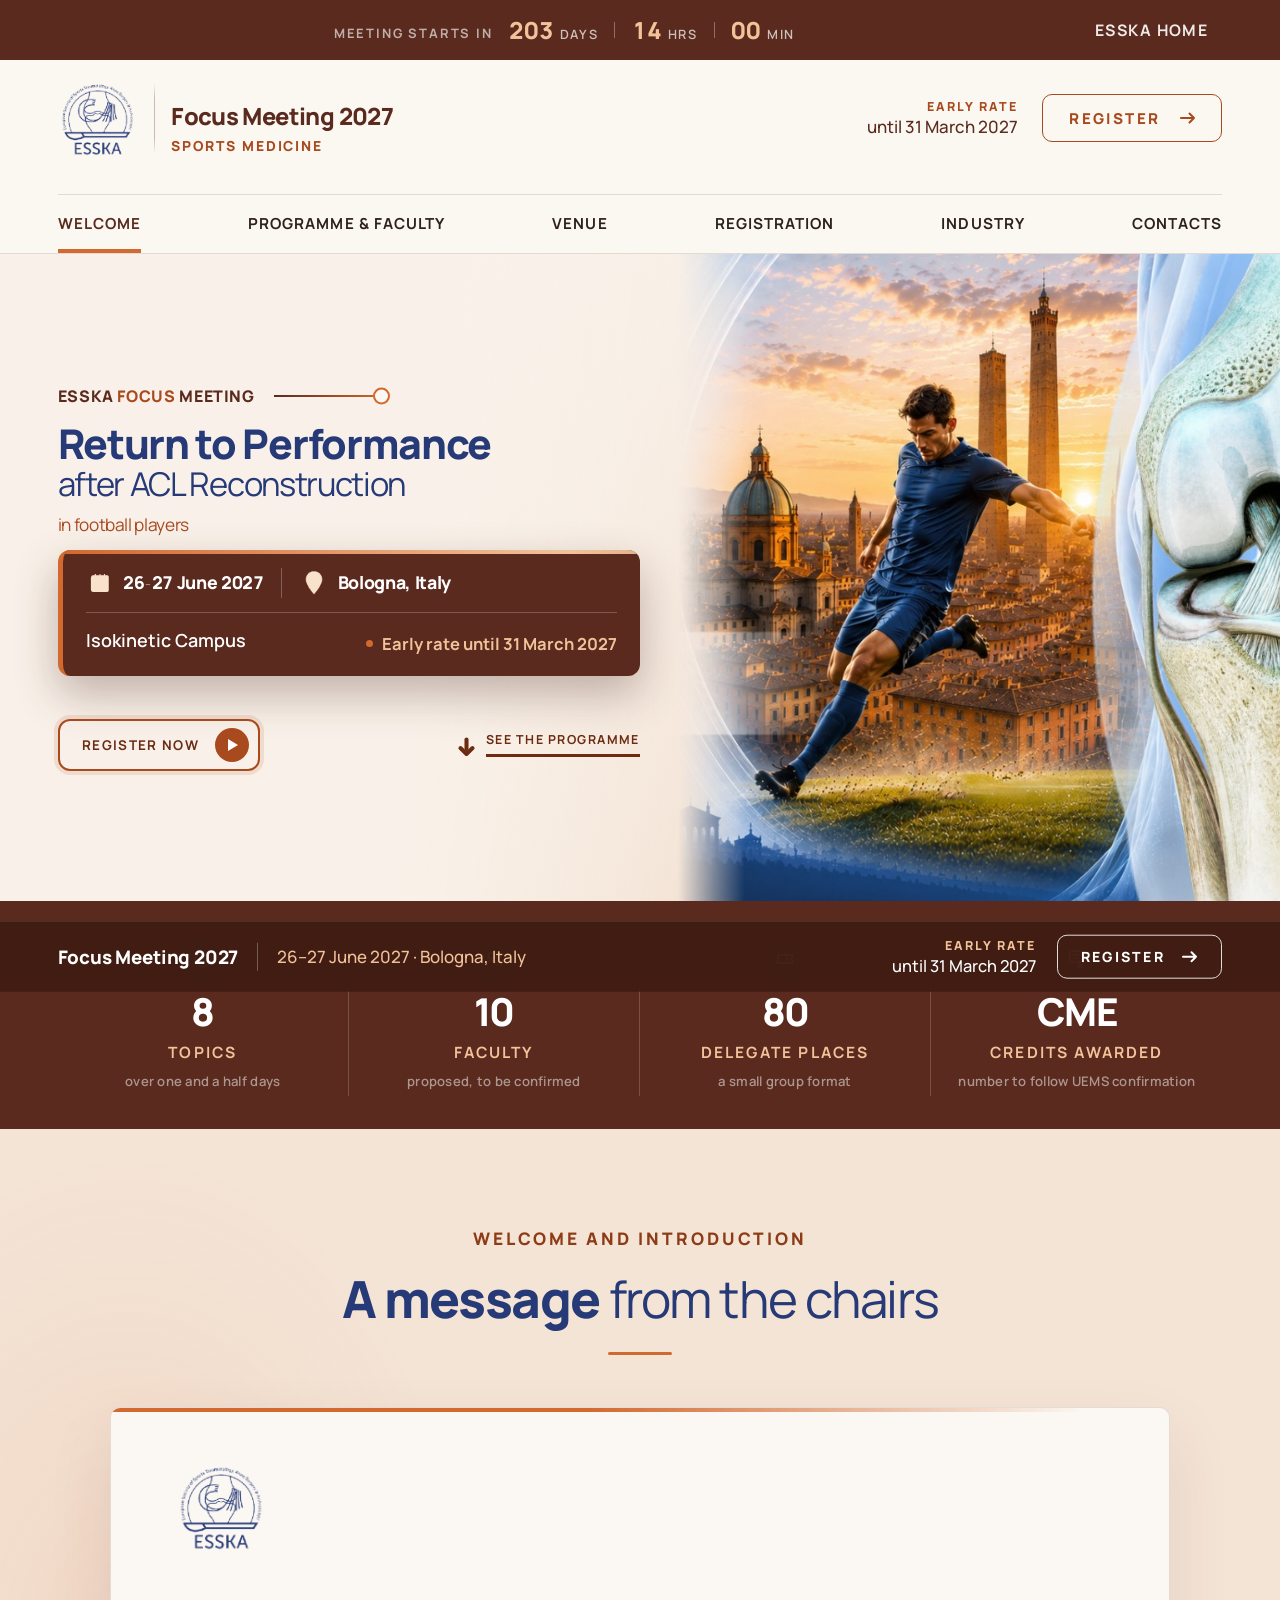
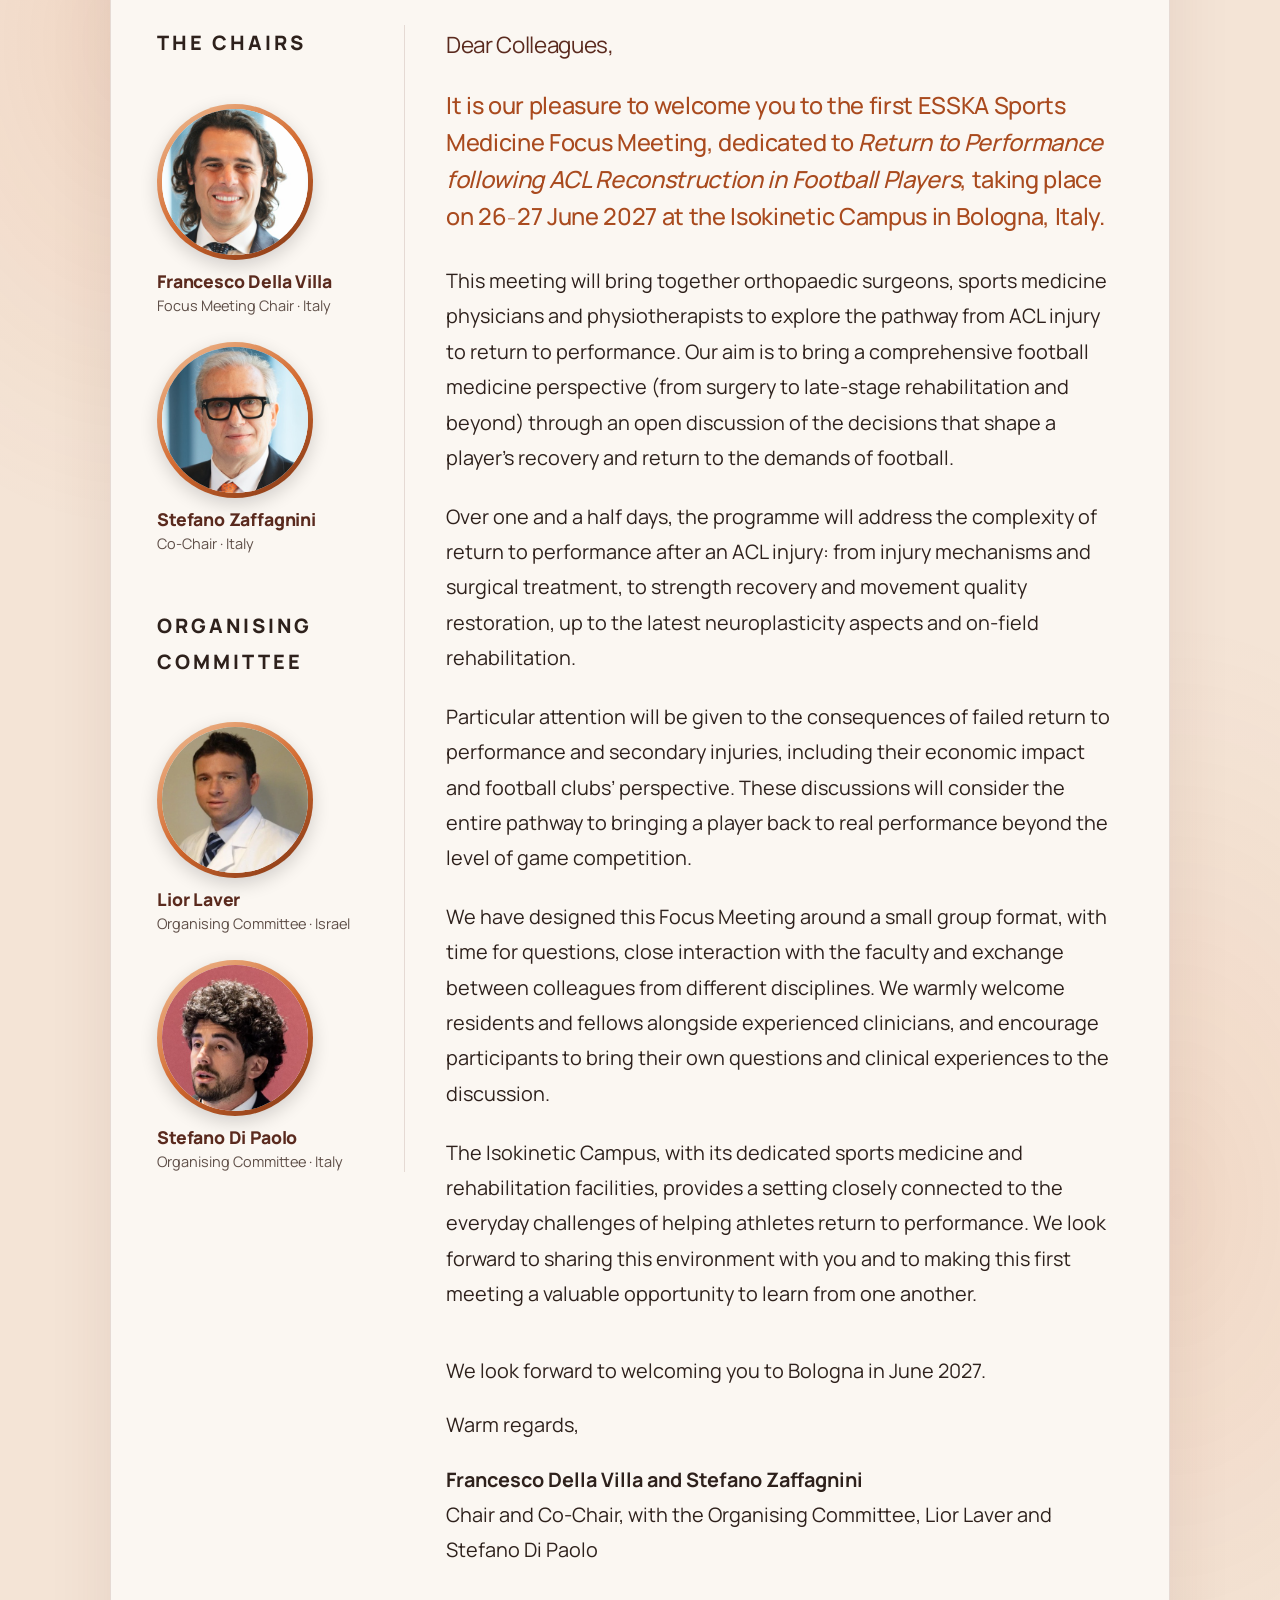
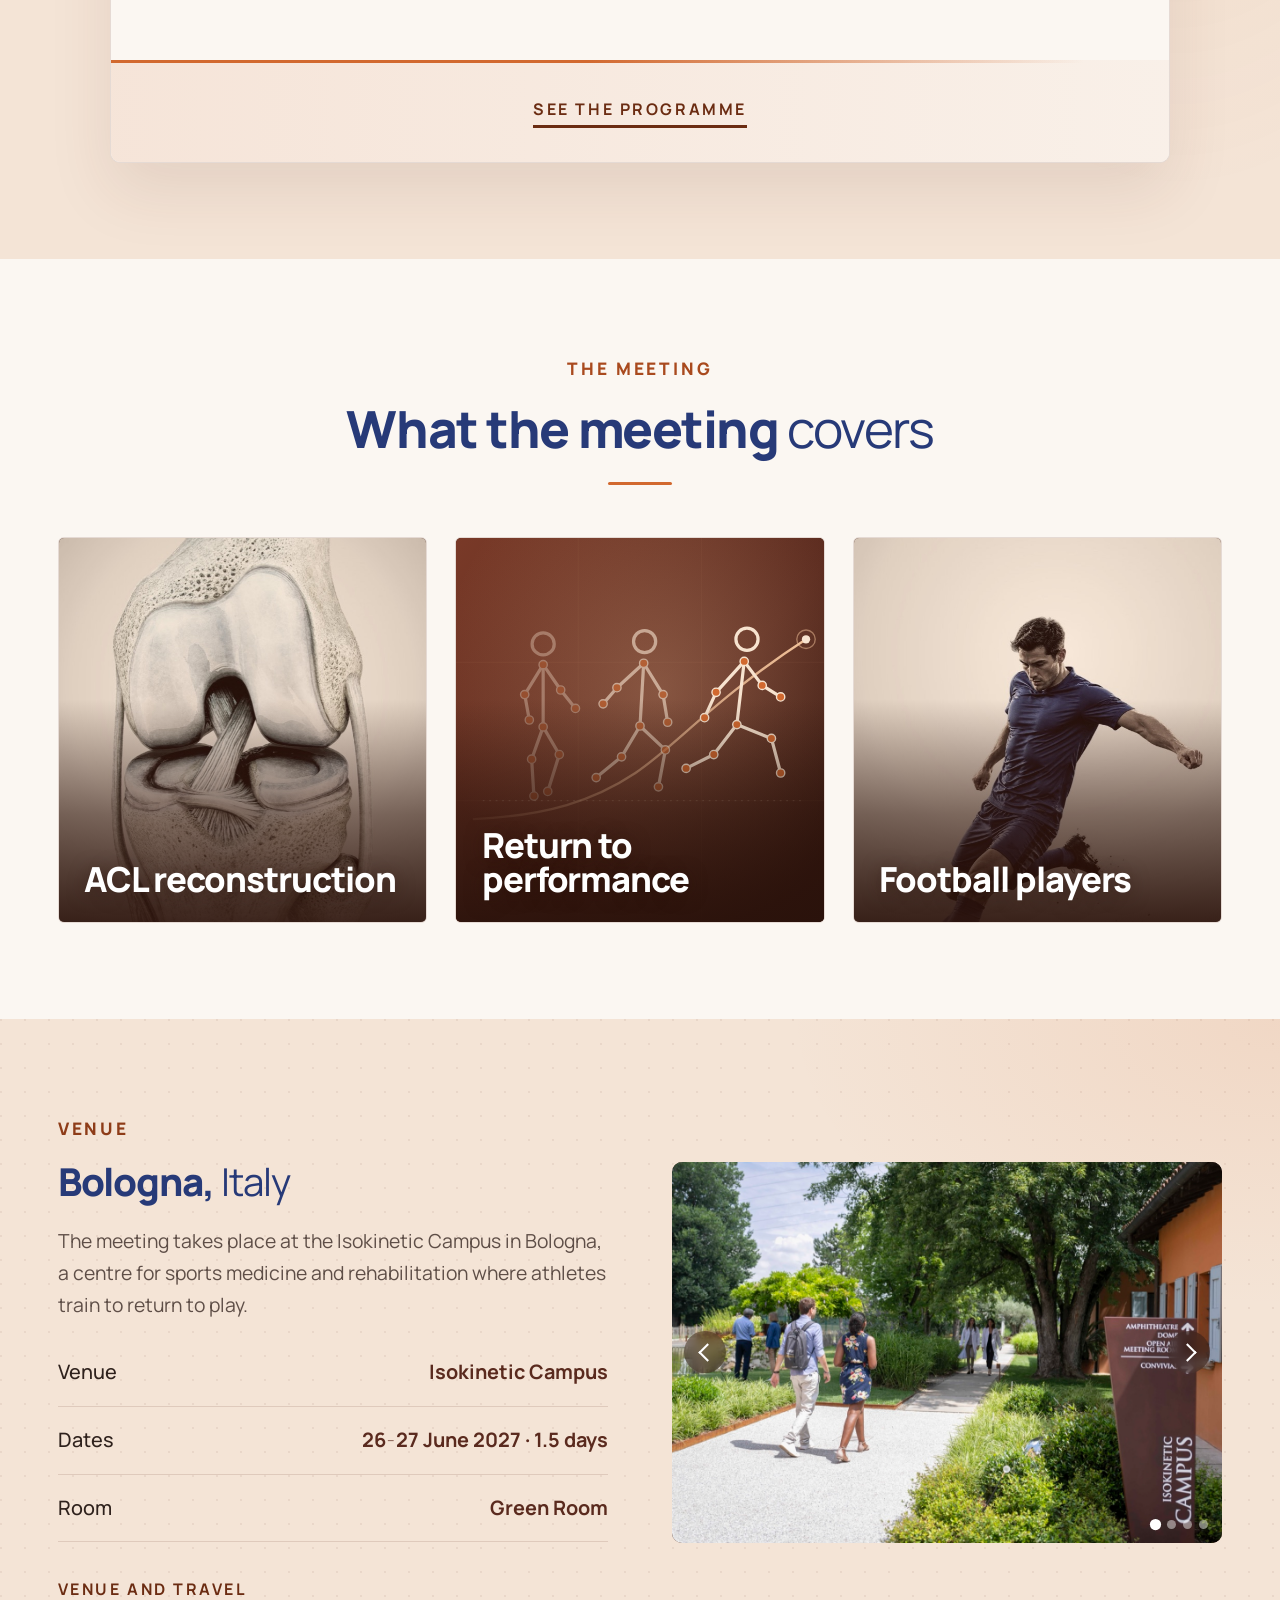
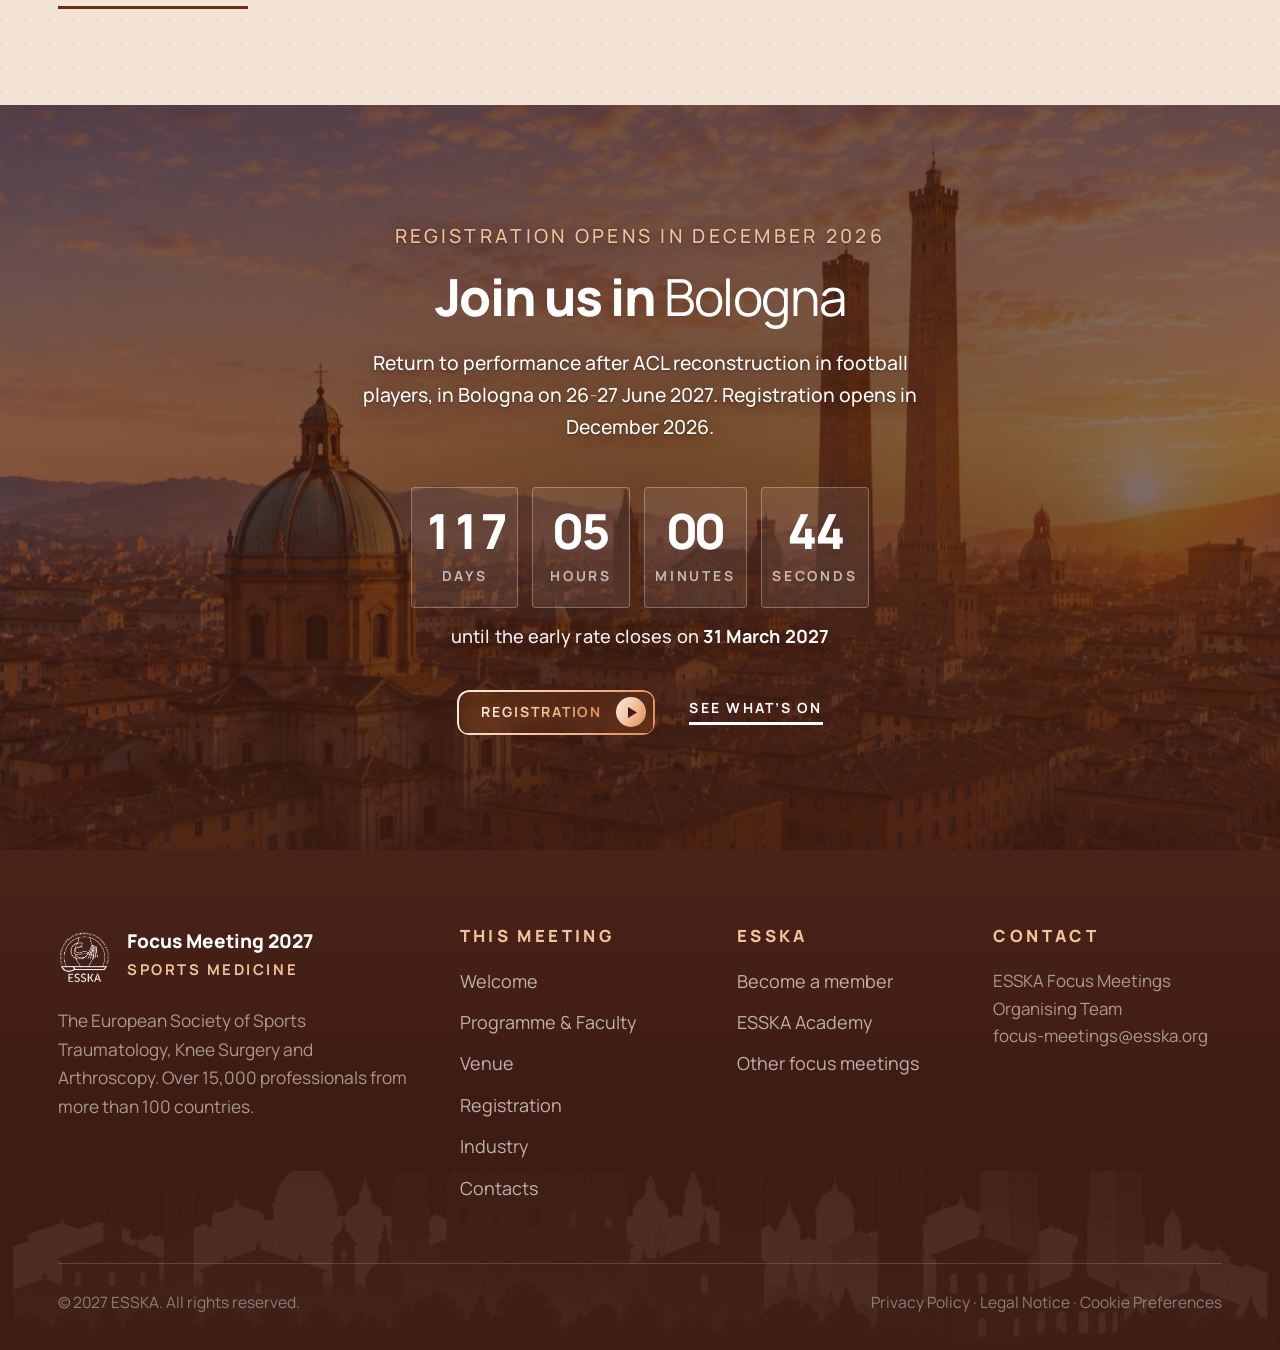
<file: sites/bologna-2027/index.html>
<!DOCTYPE html>
<html lang="en">
<head>
<meta charset="utf-8">
<meta name="viewport" content="width=device-width, initial-scale=1">
<title>Return to Performance after ACL Reconstruction in Football Players | ESSKA Focus Meeting 2027, Bologna</title>
<link rel="preconnect" href="https://fonts.googleapis.com">
<link rel="preconnect" href="https://fonts.gstatic.com" crossorigin>
<link href="https://fonts.googleapis.com/css2?family=Manrope:wght@400;500;600;700;800&display=swap" rel="stylesheet">
<link rel="stylesheet" href="assets/css/styles.css?v=2026102801">
</head>
<body>

<div class="util" id="util">
  <div class="util-in">
    <span class="u-c" id="cd" aria-label="Time until the meeting">
      <em class="lbl-long">Meeting starts in</em>
      <span><b id="uD">000</b>days</span><i></i>
      <span><b id="uH">00</b>hrs</span><i></i>
      <span><b id="uM">00</b>min</span>
      <span class="compact"><b id="uD2">000</b>days to go</span>
    </span>
    <!-- shown instead of the countdown until MEETING_START is set in app.js -->
    <span class="u-c u-when" id="cdTba" hidden><em>26&ndash;27 June 2027</em><i></i><em>Bologna, Italy</em></span>
    <span class="u-r">
      <a href="https://www.esska.org/" target="_blank" rel="noopener">ESSKA Home</a>
    </span>
  </div>
</div>
<nav class="nav" id="nav">
  <div class="nav-in">
    <a class="brand" href="#" data-go="welcome">
      <img src="assets/img/logo-02.png" alt="ESSKA">
      <span class="bar" aria-hidden="true"></span>
      <span class="bn"><b>Focus Meeting 2027</b><span class="sec">SPORTS MEDICINE</span></span>
    </a>
    <ul id="menu">
      <li><a href="#" data-go="welcome" class="on">Welcome</a></li>
      <li><a href="#" data-go="programme">Programme &amp; Faculty</a></li>
      <li><a href="#" data-go="venue">Venue</a></li>
      <li><a href="#" data-go="registration">Registration</a></li>
      <li><a href="#" data-go="industry">Industry</a></li>
      <li><a href="#" data-go="contacts">Contacts</a></li>
      <li class="menu-foot">
        <a class="pill pill-menu" href="#" data-go="registration"><span>Register now</span><span class="pill-i" aria-hidden="true"><svg viewBox="0 0 10 12"><path d="M0 0l10 6-10 6z"/></svg></span></a>
        <p class="menu-early"><span class="er-until">to be confirmed</span></p>
      </li>
    </ul>
    <button class="nav-burger" id="navBurger" type="button" aria-expanded="false" aria-controls="menu" aria-label="Menu"><span class="nb-bars" aria-hidden="true"><i></i><i></i><i></i></span></button>
    <div class="navreg nav-cta" id="navreg"><p class="nav-early"><small>Early rate</small><span class="er-until">to be confirmed</span></p><a class="nav-reg" href="#" data-go="registration"><span>Register</span><svg class="reg-arrow" viewBox="0 0 16 12" aria-hidden="true" fill="none" stroke="currentColor" stroke-width="2" stroke-linecap="round" stroke-linejoin="round"><path d="M1 6h13M9.5 1.5 14 6l-4.5 4.5"/></svg></a></div>
  </div>
</nav>

<!-- ==================== WELCOME AND INTRODUCTION ==================== -->
<main id="welcome">
  <header class="hero">
    <div class="art-wrap">
      <img class="art" src="assets/img/key-visual-bologna.jpg"
           alt="A footballer mid-kick in front of the rooftops and the Two Towers of Bologna at sunset, beside a render of the knee joint">
    </div>
    <div class="hero-in">
      <div class="hero-txt">
        <div class="kicker"><span>ESSKA <em>FOCUS</em> MEETING</span><i></i></div>
        <h1>Return to Performance <span class="lt">after ACL Reconstruction</span></h1>
        <p class="sub">in football players</p>

        <div class="ebar">
          <div class="ebar-row">
            <span class="ebar-item">
              <img src="assets/img/icon-date-warm.png" alt="">
              <b><time datetime="2027-06-26">26</time><i class="dash">&ndash;</i><time datetime="2027-06-27">27&nbsp;June&nbsp;2027</time></b>
            </span>
            <span class="ebar-sep" aria-hidden="true"></span>
            <span class="ebar-item">
              <img src="assets/img/icon-place-warm.png" alt="">
              <b>Bologna, Italy</b>
            </span>
          </div>
          <div class="ebar-foot">
            <p class="ebar-venue">Isokinetic Campus</p>
            <p class="ebar-early"><i aria-hidden="true"></i><span>Early rate until <span id="erDate2"><abbr class="tbc" title="To be confirmed">TBC</abbr></span></span></p>
          </div>
        </div>

        <div class="hero-cta">
          <a class="pill" href="#" data-go="registration"><span>Register now</span><span class="pill-i" aria-hidden="true"><svg viewBox="0 0 10 12"><path d="M0 0l10 6-10 6z"/></svg></span></a>
          <a class="tlink tlink-dl" href="#" data-go="programme"><svg class="dl-ic" viewBox="0 0 16 16" aria-hidden="true" fill="none" stroke="currentColor" stroke-width="3.4" stroke-linecap="round" stroke-linejoin="round"><path class="dl-stem" d="M8 2.2v7.9"/><path class="dl-head" d="M2.9 9.3 8 14.3l5.1-5"/></svg><span>See the programme</span></a>
        </div>
      </div>
    </div>
  </header>
  <section class="band-num">
    <div class="wrap grid">
      <div class="n rv"><i class="n-ic" aria-hidden="true"><svg viewBox="0 0 24 24" fill="none" stroke="currentColor" stroke-width="1.7" stroke-linecap="round" stroke-linejoin="round"><circle cx="12" cy="12" r="8.5"/><path d="M12 7.5V12l3 2"/></svg></i><b data-to="8">0</b><span>Topics</span><em>over one and a half days</em></div>
      <div class="n rv d1"><i class="n-ic" aria-hidden="true"><svg viewBox="0 0 24 24" fill="none" stroke="currentColor" stroke-width="1.7" stroke-linecap="round" stroke-linejoin="round"><circle cx="9" cy="8.5" r="3.2"/><path d="M3.5 19a5.5 5.5 0 0 1 11 0"/><circle cx="17" cy="9.5" r="2.5"/><path d="M15.6 14.3A4.6 4.6 0 0 1 20.5 19"/></svg></i><b data-to="10">0</b><span>Faculty</span><em>proposed, to be confirmed</em></div>
      <div class="n rv d2"><i class="n-ic" aria-hidden="true"><svg viewBox="0 0 24 24" fill="none" stroke="currentColor" stroke-width="1.7" stroke-linecap="round" stroke-linejoin="round"><path d="M4 7.5h16v2.8a1.9 1.9 0 0 0 0 3.4v2.8H4v-2.8a1.9 1.9 0 0 0 0-3.4z"/><path d="M14.5 7.5v9" stroke-dasharray="1.6 2"/></svg></i><b data-to="80">0</b><span>Delegate places</span><em>a small group format</em></div>
      <div class="n rv d3"><i class="n-ic" aria-hidden="true"><svg viewBox="0 0 24 24" fill="none" stroke="currentColor" stroke-width="1.7" stroke-linecap="round" stroke-linejoin="round"><rect x="4" y="3.5" width="16" height="12" rx="2"/><path d="M8 7.5h8M8 11h5"/><circle cx="15.5" cy="16.5" r="2.6"/><path d="m14.2 18.7-.9 2.8 2.2-.9 2.2.9-.9-2.8"/></svg></i><b>CME</b><span>Credits awarded</span><em>number to follow UEMS confirmation</em></div>
    </div>
      <div class="band-dots" aria-hidden="true"></div>
  </section>

  <section class="sec-letter tint">
    <div class="wrap">
      <div class="head center rv">
        <p class="eyebrow">Welcome and Introduction</p>
        <h2>A message <span class="lt">from the chairs</span></h2>
        <hr class="orn">
      </div>
      <div class="letterhead rv d1">
        <img class="lh-mark" src="assets/img/logo-02.png" alt="">
        <aside class="lh-chairs">
          <p class="lh-label">The chairs</p>
          <div class="sign">
            <figure>
              <img src="assets/img/chair-della-villa.jpg" alt="Francesco Della Villa">
              <figcaption>
                <b>Francesco Della Villa</b>
                <span>Focus Meeting Chair &middot; Italy</span>
              </figcaption>
            </figure>
            <figure>
              <img src="assets/img/chair-zaffagnini.jpg" alt="Stefano Zaffagnini">
              <figcaption>
                <b>Stefano Zaffagnini</b>
                <span>Co-Chair &middot; Italy</span>
              </figcaption>
            </figure>
          </div>
          <p class="lh-label lh-label-2">Organising committee</p>
          <div class="sign">
            <figure>
              <img src="assets/img/committee-laver.jpg" alt="Lior Laver">
              <figcaption>
                <b>Lior Laver</b>
                <span>Organising Committee &middot; Israel</span>
              </figcaption>
            </figure>
            <figure>
              <img src="assets/img/committee-di-paolo.jpg" alt="Stefano Di Paolo">
              <figcaption>
                <b>Stefano Di Paolo</b>
                <span>Organising Committee &middot; Italy</span>
              </figcaption>
            </figure>
          </div>
        </aside>
        <div class="lh-main">
          <p class="salut">Dear Colleagues,</p>
          <p class="lead">It is our pleasure to welcome you to the first ESSKA Sports Medicine Focus Meeting, dedicated to <em>Return to Performance following ACL Reconstruction in Football Players</em>, taking place on <span class="nowrap">26<i class="dash">&ndash;</i>27 June 2027</span> at the Isokinetic Campus in Bologna, Italy.</p>
          <p>This meeting will bring together orthopaedic surgeons, sports medicine physicians and physiotherapists to explore the pathway from ACL injury to return to performance. Our aim is to bring a comprehensive football medicine perspective (from surgery to late-stage rehabilitation and beyond) through an open discussion of the decisions that shape a player&rsquo;s recovery and return to the demands of football.</p>
          <p>Over one and a half days, the programme will address the complexity of return to performance after an ACL injury: from injury mechanisms and surgical treatment, to strength recovery and movement quality restoration, up to the latest neuroplasticity aspects and on-field rehabilitation.</p>
          <p>Particular attention will be given to the consequences of failed return to performance and secondary injuries, including their economic impact and football clubs&rsquo; perspective. These discussions will consider the entire pathway to bringing a player back to real performance beyond the level of game competition.</p>
          <p>We have designed this Focus Meeting around a small group format, with time for questions, close interaction with the faculty and exchange between colleagues from different disciplines. We warmly welcome residents and fellows alongside experienced clinicians, and encourage participants to bring their own questions and clinical experiences to the discussion.</p>
          <p>The Isokinetic Campus, with its dedicated sports medicine and rehabilitation facilities, provides a setting closely connected to the everyday challenges of helping athletes return to performance. We look forward to sharing this environment with you and to making this first meeting a valuable opportunity to learn from one another.</p>
          <p class="lh-sign">We look forward to welcoming you to Bologna in June 2027.<span class="lh-close">Warm regards,</span><b>Francesco Della Villa and Stefano Zaffagnini</b><br>Chair and Co-Chair, with the Organising Committee, Lior Laver and Stefano Di Paolo</p>
        </div>
        <div class="letter-cta"><a class="tlink" href="#" data-go="programme">See the programme</a></div>
      </div>
    </div>
  </section>

  <section>
    <div class="wrap">
      <div class="center rv">
        <p class="eyebrow">The meeting</p>
        <h2>What the meeting <span class="lt">covers</span></h2>
        <hr class="orn">
      </div>
      <!-- the three strands of the proposed programme; artwork from ESSKA's assets, toned to the site -->
      <div class="topics">
        <div class="topic rv"><div class="tile t1" tabindex="0"><img class="art" src="assets/img/card-acl-sunset.jpg" alt="A render of the knee with the anterior cruciate ligament" loading="lazy"><span class="word">ACL reconstruction</span>
            <div class="bd"><h3>ACL reconstruction</h3>
          <p class="t-meta">Day one &middot; Topics 1 and 3</p>
          <p>The ACL injury mechanism and associated lesions, then surgical treatment and management of the acute phase.</p></div>
          </div></div>
        <div class="topic rv d1"><div class="tile t2" tabindex="0"><img class="art" src="assets/img/card-performance-sunset.svg" alt="A drawing of a runner's stride in three phases, over a rising performance curve" loading="lazy"><span class="word">Return to performance</span>
            <div class="bd"><h3>Return to performance</h3>
          <p class="t-meta">Days one and two &middot; Topics 4 to 6</p>
          <p>Strength management (time is muscle), movement quality restoration, and neuroplasticity and its implications for performance.</p></div>
          </div></div>
        <div class="topic rv d2"><div class="tile t3" tabindex="0"><img class="art" src="assets/img/card-player-sunset.jpg" alt="A footballer striking the ball" loading="lazy"><span class="word">Football players</span>
            <div class="bd"><h3>Football players</h3>
          <p class="t-meta">Days one and two &middot; Topics 2, 7 and 8</p>
          <p>The economic impact of a failed return to performance, the on-field rehabilitation continuum, and how the football club perceives return to performance.</p></div>
          </div></div>
      </div>
      <p class="swipe-hint" aria-hidden="true"><i></i>Swipe for more<i></i></p>
    </div>
  </section>

  <section class="tint">
    <div class="wrap feature flip">
      <div class="rv d1"><div class="shot wide">
      <div class="slideshow" data-autoplay="6000" aria-roledescription="carousel" aria-label="Photographs of the Isokinetic Campus">
        <figure class="ss-slide is-on"><img src="assets/img/venue-isokinetic-5.jpg" alt="A path through the gardens of the Isokinetic Campus, with a sign to the amphitheatre and the dome"></figure>
        <figure class="ss-slide"><img src="assets/img/venue-isokinetic-3.jpg" alt="The glass-roofed training hall with artificial turf and a video wall" loading="lazy"></figure>
        <figure class="ss-slide"><img src="assets/img/venue-isokinetic-1.jpg" alt="The movement analysis room seen through its glass walls" loading="lazy"></figure>
        <figure class="ss-slide"><img src="assets/img/venue-isokinetic-2.jpg" alt="The glass-walled movement analysis room on artificial turf" loading="lazy"></figure>
        <button class="ss-nav ss-prev" type="button" aria-label="Previous photograph"></button>
        <button class="ss-nav ss-next" type="button" aria-label="Next photograph"></button>
        <div class="ss-dots"></div>
      </div>
      </div></div>
      <div class="rv">
        <p class="eyebrow">Venue</p>
        <h2 class="h-fit">Bologna, <span class="lt">Italy</span></h2>
        <p class="lead" style="margin-top:1.3rem">The meeting takes place at the Isokinetic Campus in Bologna, a centre for sports medicine and rehabilitation where athletes train to return to play.</p>
        <div class="row"><span>Venue</span><b>Isokinetic Campus</b></div>
        <div class="row"><span>Dates</span><b>26<i class="dash">&ndash;</i>27 June 2027 &middot; 1.5 days</b></div>
        <div class="row"><span>Room</span><b>Green Room</b></div>
        <div style="margin-top:1.8rem"><a class="tlink" href="#" data-go="venue">Venue and travel</a></div>
      </div>
    </div>
  </section>

  <section class="bleed">
    <img class="bg" src="assets/img/header-towers.jpg" alt="">
    <div class="scrim"></div>
    <div class="wrap">
      <div class="rv">
        <p class="eyebrow">Registration opens in December 2026</p>
        <h2>Join us in <span class="lt">Bologna</span></h2>
        <p>Return to performance after ACL reconstruction in football players, in Bologna on 26<i class="dash">&ndash;</i>27&nbsp;June&nbsp;2027. Registration opens in December&nbsp;2026.</p>
      </div>
      <div class="count rv d1" id="erCount">
        <div><b id="cD">00</b><span>Days</span></div>
        <div><b id="cH">00</b><span>Hours</span></div>
        <div><b id="cM">00</b><span>Minutes</span></div>
        <div><b id="cS">00</b><span>Seconds</span></div>
      </div>
      <p class="note-date" id="erNote">until the early rate closes on <b id="erDate" style="font-weight:700;color:#fff"><abbr class="tbc" title="To be confirmed">TBC</abbr></b></p>
      <div class="go rv d2">
        <a class="pill" href="#" data-go="registration"><span>Registration</span><span class="pill-i" aria-hidden="true"><svg viewBox="0 0 10 12"><path d="M0 0l10 6-10 6z"/></svg></span></a>
        <a class="tlink" href="#" data-go="programme">See what&rsquo;s on</a>
      </div>
    </div>
  </section>
</main>

<!-- ==================== PROGRAMME AND FACULTY ==================== -->
<main id="programme" hidden>
  <header class="ph ph-programme">
    <img class="bg" src="assets/img/header-towers.jpg" alt="">
    <div class="scrim"></div>
    <img class="sky" src="assets/img/skyline-bologna.png" alt="">
    <div class="wrap">
      <p class="crumb">ESSKA Focus Meeting</p>
      <h1>Programme <span class="lt">and Faculty</span></h1>
      <p>Return to performance after ACL reconstruction in football players. Proposed topics; timings to follow.</p>
    </div>
    <div class="wrap ph-meta"><span><b>26<i class="dash">&ndash;</i>27 June 2027</b></span><span>Isokinetic Campus</span><span>Bologna, Italy</span></div>
  </header>
  <section>
    <div class="wrap">
      <div class="head rv"><p class="eyebrow">Scientific programme</p><h2>Day <span class="lt">by day</span></h2>
        <p class="lead one-line" style="margin-top:1rem">Proposed topics. Sessions, speakers and timings will be published here as they are confirmed.</p></div>
      <div class="summary">
        <div class="sm rv"><i class="sm-ic" aria-hidden="true"><svg viewBox="0 0 24 24" fill="none" stroke="currentColor" stroke-width="1.7" stroke-linecap="round" stroke-linejoin="round"><circle cx="12" cy="12" r="8.5"/><path d="M12 7.5V12l3 2"/></svg></i><b>1.5 days</b><span>Scientific programme</span><em>Saturday and Sunday</em></div>
        <div class="sm rv d1"><i class="sm-ic" aria-hidden="true"><svg viewBox="0 0 24 24" fill="none" stroke="currentColor" stroke-width="1.7" stroke-linecap="round" stroke-linejoin="round"><path d="M5 6.5h14M5 12h14M5 17.5h9"/></svg></i><b>8</b><span>Topics</span><em>from injury to the football club</em></div>
        <div class="sm rv d2"><i class="sm-ic" aria-hidden="true"><svg viewBox="0 0 24 24" fill="none" stroke="currentColor" stroke-width="1.7" stroke-linecap="round" stroke-linejoin="round"><circle cx="9" cy="8.5" r="3.2"/><path d="M3.5 19a5.5 5.5 0 0 1 11 0"/><circle cx="17" cy="9.5" r="2.5"/><path d="M15.6 14.3A4.6 4.6 0 0 1 20.5 19"/></svg></i><b>80</b><span>Participants</span><em>a small group format</em></div>
        <div class="sm rv d3"><i class="sm-ic" aria-hidden="true"><svg viewBox="0 0 24 24" fill="none" stroke="currentColor" stroke-width="1.7" stroke-linecap="round" stroke-linejoin="round"><rect x="4" y="3.5" width="16" height="12" rx="2"/><path d="M8 7.5h8M8 11h5"/><circle cx="15.5" cy="16.5" r="2.6"/><path d="m14.2 18.7-.9 2.8 2.2-.9 2.2.9-.9-2.8"/></svg></i><b>CME</b><span>Credits awarded</span><em>number to follow UEMS confirmation</em></div>
      </div>
      <div class="prog-controls rv">
        <div class="pctl-top">
          <div class="pctl-search">
            <label class="plbl" for="progQ">Search the programme</label>
            <input id="progQ" type="search" autocomplete="off"
                   placeholder="Search the topics">
          </div>
        </div>
        <div class="pctl-row">
          <div class="pchips" id="progChips" role="group" aria-label="Choose a day">
            <button class="pchip" type="button" data-filter="1" aria-pressed="true">Day one<span class="pchip-date"> &middot; 26 June</span></button>
            <button class="pchip" type="button" data-filter="2" aria-pressed="false">Day two<span class="pchip-date"> &middot; 27 June</span></button>
          </div>
        </div>
      </div>
      <p class="pempty" id="progEmpty" hidden>Nothing in this day matches that search.
        <button type="button" id="progClear">Clear search</button></p>
      <div class="pdays" id="progDays">
        <section class="pday" data-day="1">
          <div class="pday-head">
            <time class="pcal" datetime="2027-06-26"><span class="pcal-m" aria-hidden="true">Jun</span><span class="pcal-d" aria-hidden="true">26</span><span class="pcal-w" aria-hidden="true">Sat</span><span class="vh">Saturday 26 June 2027</span></time>
            <div class="pday-id">
              <span class="pday-label">Day one</span>
              <span class="pday-meta"><span><svg viewBox="0 0 20 20" aria-hidden="true"><circle cx="10" cy="10" r="7.5" fill="none" stroke="currentColor" stroke-width="1.7"/><path d="M10 5.8V10l2.8 1.8" fill="none" stroke="currentColor" stroke-width="1.7" stroke-linecap="round"/></svg><b>Timings to follow</b></span><span><svg viewBox="0 0 20 20" aria-hidden="true"><path d="M4 5.5h12M4 10h12M4 14.5h8" fill="none" stroke="currentColor" stroke-width="1.7" stroke-linecap="round"/></svg>5 topics</span></span>
            </div>
          </div>
          <div class="prow" data-day="1">
            <div class="prow-static">
              <span class="ptime"><span class="pstart">01</span><span class="pdur">Topic</span></span>
              <span class="pmain-head"><span class="ptitle">ACL injury mechanism and associated lesions</span></span>
            </div>
          </div>
          <div class="prow" data-day="1">
            <div class="prow-static">
              <span class="ptime"><span class="pstart">02</span><span class="pdur">Topic</span></span>
              <span class="pmain-head"><span class="ptitle">An economic impact analysis of failed return to performance</span></span>
            </div>
          </div>
          <div class="prow" data-day="1">
            <div class="prow-static">
              <span class="ptime"><span class="pstart">03</span><span class="pdur">Topic</span></span>
              <span class="pmain-head"><span class="ptitle">Surgical treatment and acute phase management</span></span>
            </div>
          </div>
          <div class="prow" data-day="1">
            <div class="prow-static">
              <span class="ptime"><span class="pstart">04</span><span class="pdur">Topic</span></span>
              <span class="pmain-head"><span class="ptitle">Strength management: time is muscle</span></span>
            </div>
          </div>
          <div class="prow" data-day="1">
            <div class="prow-static">
              <span class="ptime"><span class="pstart">05</span><span class="pdur">Topic</span></span>
              <span class="pmain-head"><span class="ptitle">Movement quality restoration</span></span>
            </div>
          </div>
          <p class="prog-note">The discussion also covers secondary injuries and what they mean for professional football.</p>
        </section>
        <section class="pday" data-day="2" hidden>
          <div class="pday-head">
            <time class="pcal" datetime="2027-06-27"><span class="pcal-m" aria-hidden="true">Jun</span><span class="pcal-d" aria-hidden="true">27</span><span class="pcal-w" aria-hidden="true">Sun</span><span class="vh">Sunday 27 June 2027</span></time>
            <div class="pday-id">
              <span class="pday-label">Day two</span>
              <span class="pday-meta"><span><svg viewBox="0 0 20 20" aria-hidden="true"><circle cx="10" cy="10" r="7.5" fill="none" stroke="currentColor" stroke-width="1.7"/><path d="M10 5.8V10l2.8 1.8" fill="none" stroke="currentColor" stroke-width="1.7" stroke-linecap="round"/></svg><b>Timings to follow</b></span><span><svg viewBox="0 0 20 20" aria-hidden="true"><path d="M4 5.5h12M4 10h12M4 14.5h8" fill="none" stroke="currentColor" stroke-width="1.7" stroke-linecap="round"/></svg>3 topics</span></span>
            </div>
          </div>
          <div class="prow" data-day="2">
            <div class="prow-static">
              <span class="ptime"><span class="pstart">06</span><span class="pdur">Topic</span></span>
              <span class="pmain-head"><span class="ptitle">Neuroplasticity and implications for performance</span></span>
            </div>
          </div>
          <div class="prow" data-day="2">
            <div class="prow-static">
              <span class="ptime"><span class="pstart">07</span><span class="pdur">Topic</span></span>
              <span class="pmain-head"><span class="ptitle">On-field rehabilitation continuum</span></span>
            </div>
          </div>
          <div class="prow" data-day="2">
            <div class="prow-static">
              <span class="ptime"><span class="pstart">08</span><span class="pdur">Topic</span></span>
              <span class="pmain-head"><span class="ptitle">Return to performance perception in the football club</span></span>
            </div>
          </div>
          <p class="prog-note">A practical component, with demonstrations in two groups, is under discussion; its final format will be confirmed.</p>
        </section>
      </div>
    </div>
  </section>
  <section class="tint">
    <div class="wrap">
      <div class="head rv"><p class="eyebrow">Faculty</p><h2>Chairs <span class="lt">and faculty</span></h2>
        <p class="lead one-line" style="margin-top:1rem">Proposed faculty. Invitations and availability remain to be confirmed.</p></div>
      <h3 class="fac-h">Chairs</h3>
      <div class="fac-grid">
        <div class="fac rv"><div class="av av-photo"><img src="assets/img/chair-della-villa.jpg" alt="" loading="lazy"></div><b>Francesco Della Villa</b><div class="c">Focus Meeting Chair &middot; Italy</div></div>
        <div class="fac rv d1"><div class="av av-photo"><img src="assets/img/chair-zaffagnini.jpg" alt="" loading="lazy"></div><b>Stefano Zaffagnini</b><div class="c">Co-Chair &middot; Italy</div></div>
      </div>
      <h3 class="fac-h">Organising committee</h3>
      <div class="fac-grid">
        <div class="fac rv"><div class="av av-photo"><img src="assets/img/committee-laver.jpg" alt="" loading="lazy"></div><b>Lior Laver</b><div class="c">Israel</div></div>
        <div class="fac rv d1"><div class="av av-photo"><img src="assets/img/committee-di-paolo.jpg" alt="" loading="lazy"></div><b>Stefano Di Paolo</b><div class="c">Italy</div></div>
      </div>
      <h3 class="fac-h">Proposed faculty</h3>
      <div class="fac-grid">
        <div class="fac rv"><div class="av">ES</div><b>Eric Hamrin Senorski</b><div class="c">Sweden</div></div>
        <div class="fac rv d1"><div class="av">MB</div><b>Matthew Buckthorpe</b><div class="c">UK</div></div>
        <div class="fac rv d2"><div class="av">AG</div><b>Alberto Grassi</b><div class="c">Italy</div></div>
        <div class="fac rv d3"><div class="av">GL</div><b>Gian Andrea Lucidi</b><div class="c">Italy</div></div>
        <div class="fac rv"><div class="av">RP</div><b>Robert Prill</b><div class="c">Germany</div></div>
        <div class="fac rv d1"><div class="av">FA</div><b>Ferran Abat</b><div class="c">Spain</div></div>
        <div class="fac rv d2"><div class="av">SH</div><b>Suzanne Huurman</b><div class="c">The Netherlands</div></div>
        <div class="fac rv d3"><div class="av">EC</div><b>Etienne Cavaignac</b><div class="c">France</div></div>
        <div class="fac rv"><div class="av">FT</div><b>Filippo Tosarelli</b><div class="c">Italy</div></div>
        <div class="fac rv d1"><div class="av">AG</div><b>Alli Gokeler</b><div class="c">Germany</div></div>
      </div>
    </div>
  </section>
</main>

<!-- ==================== VENUE ==================== -->
<main id="venue" hidden>
  <header class="ph ph-venue">
    <img class="bg" src="assets/img/header-rooftops.jpg" alt="">
    <div class="scrim"></div>
    <img class="sky" src="assets/img/skyline-bologna.png" alt="">
    <div class="wrap">
      <p class="crumb">ESSKA Focus Meeting</p>
      <h1>Venue <span class="lt">and Accommodation</span></h1>
      <p>The Isokinetic Campus, Bologna.</p>
    </div>
    <div class="wrap ph-meta"><span><b>26<i class="dash">&ndash;</i>27 June 2027</b></span><span>Isokinetic Campus</span><span>Bologna, Italy</span></div>
  </header>
  <section>
    <div class="wrap">
      <div class="v-head rv">
        <p class="eyebrow">The venue</p>
        <h2 class="h-fit">Isokinetic <span class="lt">Campus</span></h2>
      </div>
      <div class="v-grid">
        <div class="v-photo rv">
          <div class="slideshow" data-autoplay="6000" aria-roledescription="carousel" aria-label="Photographs of the Isokinetic Campus">
            <figure class="ss-slide is-on"><img src="assets/img/venue-isokinetic-5.jpg" alt="A path through the gardens of the Isokinetic Campus, with a sign to the amphitheatre and the dome"></figure>
            <figure class="ss-slide"><img src="assets/img/venue-isokinetic-3.jpg" alt="The glass-roofed training hall with artificial turf and a video wall" loading="lazy"></figure>
            <figure class="ss-slide"><img src="assets/img/venue-isokinetic-1.jpg" alt="The movement analysis room seen through its glass walls" loading="lazy"></figure>
            <figure class="ss-slide"><img src="assets/img/venue-isokinetic-2.jpg" alt="The glass-walled movement analysis room on artificial turf" loading="lazy"></figure>
            <button class="ss-nav ss-prev" type="button" aria-label="Previous photograph"></button>
            <button class="ss-nav ss-next" type="button" aria-label="Next photograph"></button>
            <div class="ss-dots"></div>
          </div>
        </div>
        <div class="v-card rv d1">
          <p>The ESSKA Sports Medicine Focus Meeting takes place on <span class="nowrap">26<i class="dash">&ndash;</i>27 June 2027</span> at the Isokinetic Campus in Bologna, with its gardens, its amphitheatre and its dome, alongside the training halls where footballers work on their return to play.</p>
          <dl class="v-facts">
            <div><dt>Venue</dt><dd>Isokinetic Campus</dd></div>
            <div><dt>Dates</dt><dd>26<i class="dash">&ndash;</i>27 June 2027</dd></div>
            <div><dt>Address</dt><dd>Via Casteldebole, 8/10<br>40132 Bologna<br><small>Isokinetic Bologna; to be confirmed for the campus</small></dd></div>
            <div><dt>Meeting room</dt><dd>Green Room</dd></div>
          </dl>
          <div class="btn-row">
            <a class="pill" href="https://www.google.com/maps/dir/?api=1&amp;destination=Isokinetic+Via+Casteldebole+8%2F10+40132+Bologna&amp;travelmode=transit" target="_blank" rel="noopener"><span>Get directions</span><span class="pill-i" aria-hidden="true"><svg viewBox="0 0 10 12"><path d="M0 0l10 6-10 6z"/></svg></span></a>
          </div>
        </div>
      </div>
      <div class="v-stay v-stay-solo rv">
        <div class="v-stay-b">
          <p class="eyebrow">Accommodation</p>
          <h3>Recommended hotels</h3>
          <ul class="hotel-list">
            <li><a href="http://www.admiralparkhotel.com/" target="_blank" rel="noopener">Admiral Park Hotel</a></li>
            <li><a href="http://www.hotelcalzavecchio.eu/" target="_blank" rel="noopener">Boutique Hotel Calzavecchio</a></li>
            <li><a href="https://www.hotel-portasanmamolo.it/" target="_blank" rel="noopener">Hotel Porta San Mamolo</a></li>
          </ul>
        </div>
      </div>
    </div>
  </section>

  <section class="bleed travel-hero">
    <img class="bg" src="assets/img/header-rooftops.jpg" alt="">
    <div class="scrim"></div>
    <div class="wrap">
      <div class="rv">
        <p class="eyebrow">Getting to the venue</p>
        <h2>Travel <span class="lt">and transfers</span></h2>
        <p class="one-line">The public transport route from Bologna Airport to the Isokinetic Campus.</p>
      </div>
      <ol class="journey rv d1" aria-label="From Bologna Airport to the Isokinetic Campus by public transport">
        <li class="jn-stop"><span class="jn-ic"><svg viewBox="0 0 24 24" aria-hidden="true" fill="none" stroke="currentColor" stroke-width="1.7" stroke-linecap="round" stroke-linejoin="round"><path d="M10.6 3.6a1.4 1.4 0 0 1 2.8 0V9l7 4.2v2.1l-7-2.1v4.6l2.1 1.6V21L12 20l-3.5 1v-1.6l2.1-1.6v-4.6l-7 2.1v-2.1l7-4.2z"/></svg></span><span class="jn-t"><b>Bologna Airport</b><small>BLQ</small></span></li>
        <li class="jn-leg"><span class="jn-t"><b>Marconi Express</b><small>monorail, approx. 7 min</small></span></li>
        <li class="jn-stop"><span class="jn-ic"><svg viewBox="0 0 24 24" aria-hidden="true" fill="none" stroke="currentColor" stroke-width="1.7" stroke-linecap="round" stroke-linejoin="round"><rect x="5" y="3" width="14" height="13" rx="3"/><path d="M5 10h14M8 16l-2.2 4.5M16 16l2.2 4.5"/><circle cx="9" cy="13" r=".6" fill="currentColor"/><circle cx="15" cy="13" r=".6" fill="currentColor"/></svg></span><span class="jn-t"><b>Bologna Centrale</b><small>Railway station</small></span></li>
        <li class="jn-leg"><span class="jn-t"><b>Train S1A or S2A</b><small>towards Porretta or Vignola</small></span></li>
        <li class="jn-stop"><span class="jn-ic"><svg viewBox="0 0 24 24" aria-hidden="true" fill="none" stroke="currentColor" stroke-width="1.7" stroke-linecap="round" stroke-linejoin="round"><rect x="5" y="3" width="14" height="13" rx="3"/><path d="M5 10h14M8 16l-2.2 4.5M16 16l2.2 4.5"/><circle cx="9" cy="13" r=".6" fill="currentColor"/><circle cx="15" cy="13" r=".6" fill="currentColor"/></svg></span><span class="jn-t"><b>Casteldebole</b><small>Railway station</small></span></li>
        <li class="jn-leg"><span class="jn-t"><b>Bus 19 or 86</b><small>or on foot</small></span></li>
        <li class="jn-stop jn-end"><span class="jn-ic"><svg viewBox="0 0 24 24" aria-hidden="true" fill="none" stroke="currentColor" stroke-width="1.7" stroke-linecap="round" stroke-linejoin="round"><rect x="5" y="3" width="14" height="18" rx="1.6"/><path d="M9 7.5h2M13 7.5h2M9 11.5h2M13 11.5h2M10.5 21v-4h3v4"/></svg></span><span class="jn-t"><b>Isokinetic Campus</b><small>Via Casteldebole, 8/10</small></span></li>
      </ol>
    </div>
  </section>

  <section class="tint">
    <div class="wrap">
      <p class="routes-note routes-note-top">Please check transport routes and timetables before travelling.</p>
      <div class="routes routes-top">
        <div class="route rv">
          <div class="route-top"><span class="route-ic"><svg viewBox="0 0 24 24" aria-hidden="true" fill="none" stroke="currentColor" stroke-width="1.7" stroke-linecap="round" stroke-linejoin="round"><path d="M10.6 3.6a1.4 1.4 0 0 1 2.8 0V9l7 4.2v2.1l-7-2.1v4.6l2.1 1.6V21L12 20l-3.5 1v-1.6l2.1-1.6v-4.6l-7 2.1v-2.1l7-4.2z"/></svg></span><span class="route-tag">Monorail &middot; approx. 7 min</span></div>
          <h3>From Bologna Airport (BLQ)</h3>
          <p>Take the Marconi Express monorail from the airport to Bologna Centrale railway station; trains run every few minutes and the ride takes about 7 minutes. The campus is on the western side of the city, so a taxi from the airport is also a short journey.</p>
          <a class="lnk" href="https://www.marconiexpress.it/en/" target="_blank" rel="noopener">Check Marconi Express times and fares</a>
        </div>
        <div class="route rv d1">
          <div class="route-top"><span class="route-ic"><svg viewBox="0 0 24 24" aria-hidden="true" fill="none" stroke="currentColor" stroke-width="1.7" stroke-linecap="round" stroke-linejoin="round"><rect x="5" y="3" width="14" height="13" rx="3"/><path d="M5 10h14M8 16l-2.2 4.5M16 16l2.2 4.5"/><circle cx="9" cy="13" r=".6" fill="currentColor"/><circle cx="15" cy="13" r=".6" fill="currentColor"/></svg></span><span class="route-tag">Train S1A or S2A</span></div>
          <h3>From Bologna Centrale by train</h3>
          <p>Regional trains on lines S1A (towards Porretta Terme) and S2A (towards Vignola) stop at Casteldebole station, the closest station to the campus.</p>
          <a class="lnk" href="https://www.trenitalia.com/en.html" target="_blank" rel="noopener">Check train times and tickets</a>
        </div>
        <div class="route rv d2">
          <div class="route-top"><span class="route-ic"><svg viewBox="0 0 24 24" aria-hidden="true" fill="none" stroke="currentColor" stroke-width="1.7" stroke-linecap="round" stroke-linejoin="round"><rect x="4" y="3" width="16" height="14" rx="3"/><path d="M4 10h16M7.5 17v3M16.5 17v3"/><circle cx="8" cy="13.6" r=".7" fill="currentColor"/><circle cx="16" cy="13.6" r=".7" fill="currentColor"/></svg></span><span class="route-tag">Bus 19 &middot; 86</span></div>
          <h3>By bus</h3>
          <p>Bus lines 19 and 86 stop near Casteldebole station and near the Isokinetic centre, for the last part of the journey.</p>
          <a class="lnk" href="https://www.tper.it/en" target="_blank" rel="noopener">Check TPER bus routes</a>
        </div>
        <div class="route rv d3">
          <div class="route-top"><span class="route-ic"><svg viewBox="0 0 24 24" aria-hidden="true" fill="none" stroke="currentColor" stroke-width="1.7" stroke-linecap="round" stroke-linejoin="round"><path d="M3.5 14.5 5.4 9.6A2 2 0 0 1 7.3 8.3h9.4a2 2 0 0 1 1.9 1.3l1.9 4.9V18a1 1 0 0 1-1 1h-1.3a1 1 0 0 1-1-1v-1H6.2v1a1 1 0 0 1-1 1H4.5a1 1 0 0 1-1-1z"/><path d="M3.5 14.5h17"/></svg></span><span class="route-tag">By car or taxi</span></div>
          <h3>By car</h3>
          <p>Use Via Casteldebole, 8/10, 40132 Bologna as your navigation destination. The centre sits beneath the San Luca hill, a few kilometres from the city centre and close to the motorway.</p>
          <a class="lnk" href="https://www.google.com/maps/search/?api=1&amp;query=Isokinetic+Via+Casteldebole+8%2F10+40132+Bologna" target="_blank" rel="noopener">Open in Google Maps</a>
        </div>
      </div>
    </div>
  </section>
</main>

<!-- ==================== REGISTRATION AND FEES ==================== -->
<main id="registration" hidden>
  <header class="ph ph-registration">
    <div class="ban-arcade" aria-hidden="true"><i></i><i></i></div>
    <div class="scrim"></div>
    <div class="wrap">
      <p class="crumb">ESSKA Focus Meeting</p>
      <h1>Registration <span class="lt">and Fees</span></h1>
      <p>Preliminary fees, in euro. Registration opens in December 2026.</p>
    </div>
    <div class="wrap ph-meta"><span><b>26<i class="dash">&ndash;</i>27 June 2027</b></span><span>Isokinetic Campus</span><span>Bologna, Italy</span></div>
  </header>
  <section>
    <div class="wrap">
      <div class="fee-head rv">
        <div>
          <p class="eyebrow">Fees</p>
          <h2 class="one-line">Registration <span class="lt">rates</span></h2>
        </div>
        <p class="fee-flag">Preliminary fees, in euro</p>
      </div>
      <!-- period dates not set yet: add data-start / data-end (ISO, Italian time) to each
           period when ESSKA confirms them, and app.js marks the current one -->
      <ol class="fee-periods two rv d1" aria-label="Fee periods">
          <li class="fee-period" data-period="early" data-start="2026-12-01T00:00:00+01:00" data-end="2027-03-31T23:59:59+02:00">
            <span class="fp-tag" hidden></span>
            <b>Early</b><span>December 2026 to 31 March 2027</span>
          </li>
          <li class="fee-period" data-period="standard" data-start="2027-04-01T00:00:00+02:00" data-end="2027-06-27T23:59:59+02:00">
            <span class="fp-tag" hidden></span>
            <b>Standard</b><span>1 April to 27 June 2027</span>
          </li>
      </ol>
      <div class="fee-table rv d1">
        <table class="fees">
          <caption class="vh">Registration fees by delegate category and period, in euro</caption>
          <thead><tr><th scope="col">Category</th><th scope="col" data-period="early">Early</th><th scope="col" data-period="standard">Standard</th></tr></thead>
          <tbody>
            <tr><th scope="row">ESSKA members</th><td data-period="early" data-label="Early">&euro;250</td><td data-period="standard" data-label="Standard">&euro;300</td></tr>
            <tr><th scope="row">Non-members</th><td data-period="early" data-label="Early">&euro;300</td><td data-period="standard" data-label="Standard">&euro;350</td></tr>
            <tr><th scope="row">Residents and fellows, ESSKA members</th><td data-period="early" data-label="Early">&euro;150</td><td data-period="standard" data-label="Standard">&euro;200</td></tr>
            <tr><th scope="row">Residents and fellows, non-members</th><td data-period="early" data-label="Early">&euro;200</td><td data-period="standard" data-label="Standard">&euro;250</td></tr>
            <tr><th scope="row">Students, ESSKA members</th><td data-period="early" data-label="Early">&euro;80</td><td data-period="standard" data-label="Standard">&euro;100</td></tr>
            <tr><th scope="row">Students, non-members</th><td data-period="early" data-label="Early">&euro;100</td><td data-period="standard" data-label="Standard">&euro;130</td></tr>
            <tr><th scope="row">Industry</th><td data-period="early" data-label="Early">&euro;400</td><td data-period="standard" data-label="Standard">&euro;500</td></tr>
          </tbody>
        </table>
      </div>
      <p class="fee-foot">Fees are preliminary and may change. What the fee includes and the cancellation terms will be published here.</p>
      <div class="reg-next">
        <div class="reg-card reg-book rv">
          <p class="eyebrow">Book your place</p>
          <h3>Registration opens in December 2026</h3>
          <p>The link to register will appear here when registration opens.</p>
          <span class="pill is-disabled" aria-disabled="true"><span>Opens December 2026</span><span class="pill-i" aria-hidden="true"><svg viewBox="0 0 10 12"><path d="M0 0l10 6-10 6z"/></svg></span></span>
        </div>
        <div class="reg-card reg-stay rv d1">
          <p class="eyebrow">Accommodation</p>
          <h3>Recommended hotels</h3>
          <p>The recommended hotels are listed on the venue page.</p>
          <a class="tlink" href="#" data-go="venue">Venue and accommodation</a>
        </div>
      </div>
    </div>
  </section>
</main>

<!-- ==================== INDUSTRY ==================== -->
<main id="industry" hidden>
  <header class="ph ph-ind ph-industry">
    <img class="bg" src="assets/img/header-knee.jpg" alt="">
    <div class="scrim"></div>
    <img class="sky" src="assets/img/skyline-bologna.png" alt="">
    <div class="wrap">
      <p class="crumb">ESSKA Focus Meeting</p>
      <h1>Industry <span class="lt">and Partnership</span></h1>
      <p>Sponsorship and partnership opportunities at the meeting.</p>
    </div>
    <div class="wrap ph-meta"><span><b>26<i class="dash">&ndash;</i>27 June 2027</b></span><span>Isokinetic Campus</span><span>Bologna, Italy</span></div>
  </header>
  <section class="ind">
    <div class="wrap">
      <div class="ind-grid">
        <article class="ind-card ind-spon rv">
          <p class="eyebrow">Sponsorship and partnership</p>
          <h2>Partner <span class="lt">with the meeting</span></h2>
          <p>We have a range of sponsorship opportunities available. To find out more, please contact our Corporate Relations Manager.</p>
          <div class="ind-person">
            <img class="ind-av" src="assets/img/contact-bollaert.jpg" alt="" width="112" height="112">
            <div class="ind-who">
              <b>Rik Bollaert</b>
              <span>ESSKA Corporate Relations Manager</span>
              <a href="mailto:bollaert.rik@esska.org">bollaert.rik@esska.org</a>
            </div>
          </div>
          <a class="pill" href="mailto:bollaert.rik@esska.org?subject=Sponsorship%20enquiry%3A%20ESSKA%20Focus%20Meeting%20Bologna%202027"><span>Email about sponsorship</span><span class="pill-i" aria-hidden="true"><svg viewBox="0 0 10 12"><path d="M0 0l10 6-10 6z"/></svg></span></a>
        </article>
        <article class="ind-card ind-comp rv d1">
          <p class="eyebrow">Compliance</p>
          <h3>MedTech Europe assessment</h3>
          <p>This meeting has been pre-assessed as compliant with the MedTech Europe Code of Ethical Business Practice. Further information will be available on this page once the assessment has been completed.</p>
          <ol class="ind-steps" aria-label="Assessment status">
            <li class="done"><i aria-hidden="true"></i><span class="ind-st"><b>Submitted</b><span>To MedTech Europe</span></span></li>
            <li class="now"><i aria-hidden="true"></i><span class="ind-st"><b>Pre-compliant</b><span>Pre-assessed as compliant</span></span></li>
            <li><i aria-hidden="true"></i><span class="ind-st"><b>Outcome</b><span>Published on this page</span></span></li>
          </ol>
        </article>
      </div>
    </div>
  </section>
</main>

<!-- ==================== CONTACTS ==================== -->
<main id="contacts" hidden>
  <header class="pc">
    <div class="wrap pc-in">
      <div class="pc-copy">
        <p class="crumb">ESSKA Focus Meeting</p>
        <h1>Get in <span class="lt">touch</span></h1>
        <p class="pc-sub">For meeting-related enquiries, use the enquiry form below or contact the ESSKA Focus Meetings Organising Team at <a href="mailto:focus-meetings@esska.org">focus-meetings@esska.org</a>.</p>
        <p class="pc-sub pc-sub-2">For sponsorship and partnership, see the <a href="#" data-go="industry">Industry</a> page.</p>
        <div class="pc-meta"><span><b>26<i class="dash">&ndash;</i>27 June 2027</b></span><span>Isokinetic Campus</span><span>Bologna, Italy</span></div>
      </div>
      <div class="pc-box">
        <p class="eyebrow">General enquiries</p>
        <h3>Send us a message</h3>
        <p>Use the enquiry form below, or email the ESSKA Focus Meetings Organising Team.</p>
        <p class="pc-box-office"><b>ESSKA Focus Meetings Organising Team</b> <a href="mailto:focus-meetings@esska.org">focus-meetings@esska.org</a></p>
        <div class="pc-jump-row">
          <a class="tlink tlink-dl pc-jump" href="#enquiry-form"><svg class="dl-ic" viewBox="0 0 16 16" aria-hidden="true" fill="none" stroke="currentColor" stroke-width="3.4" stroke-linecap="round" stroke-linejoin="round"><path class="dl-stem" d="M8 2.2v7.9"/><path class="dl-head" d="M2.9 9.3 8 14.3l5.1-5"/></svg><span>Go to the enquiry form</span></a>
        </div>
      </div>
    </div>
  </header>
  <section class="tint" id="enquiry-form">
    <div class="wrap two">
      <div class="rv">
        <p class="eyebrow">Send a message</p>
        <h2 style="margin-bottom:1.8rem">Enquiry <span class="lt">form</span></h2>
        <div class="form" data-mailto="focus-meetings@esska.org" data-meeting="ESSKA Focus Meeting Bologna 2027">
          <div class="field"><label for="n">Name</label><input id="n" type="text"></div>
          <div class="field"><label for="e">Email</label><input id="e" type="email"></div>
          <div class="field"><label for="t">Your enquiry is about</label><select id="t"><option>The scientific programme</option><option>Registration or invoicing</option><option>Accommodation and travel</option><option>Industry and exhibition</option><option>Something else</option></select></div>
          <div class="field"><label for="m">Message</label><textarea id="m"></textarea></div>
          <button class="pill" type="button"><span>Send enquiry</span><span class="pill-i" aria-hidden="true"><svg viewBox="0 0 10 12"><path d="M0 0l10 6-10 6z"/></svg></span></button>
          <p class="form-note" role="status">Send enquiry opens your email app with your message ready to send to <a href="mailto:focus-meetings@esska.org">focus-meetings@esska.org</a>.</p>
        </div>
      </div>
      <div class="rv d1">
        <div class="box" style="text-align:left">
          <h3>ESSKA Focus Meetings Organising Team</h3>
          <p><a href="mailto:focus-meetings@esska.org">focus-meetings@esska.org</a></p>
        </div>
      </div>
    </div>
  </section>
</main>

<footer>
  <div class="wrap">
    <div class="f-grid">
      <div>
        <div class="f-brand"><img src="assets/img/logo-06.png" alt="ESSKA"><div><b>Focus Meeting 2027</b><span>SPORTS MEDICINE</span></div></div>
        <p style="max-width:32ch;color:rgba(255,255,255,.55);font-size:1rem">The European Society of Sports Traumatology, Knee Surgery and Arthroscopy. Over 15,000 professionals from more than 100 countries.</p>
      </div>
      <div><h4>This meeting</h4><ul>
        <li><a data-go="welcome">Welcome</a></li>
        <li><a data-go="programme">Programme &amp; Faculty</a></li>
        <li><a data-go="venue">Venue</a></li>
        <li><a data-go="registration">Registration</a></li>
        <li><a data-go="industry">Industry</a></li>
        <li><a data-go="contacts">Contacts</a></li></ul></div>
      <div><h4>ESSKA</h4><ul>
          <li><a href="https://www.esska.org/page/Membership" target="_blank" rel="noopener">Become a member</a></li>
        <li><a href="https://esskaeducation.org/homepage?utm_source=esska_educ_acad" target="_blank" rel="noopener">ESSKA Academy</a></li>
        <!-- the hub page listing all six 2027 focus meetings (sites/focus-meetings) -->
        <li><a href="https://esska-focus-meetings.org/" target="_blank" rel="noopener">Other focus meetings</a></li></ul></div>
      <div><h4>Contact</h4><p style="font-size:.98rem;color:rgba(255,255,255,.55);margin:0">ESSKA Focus Meetings Organising Team<br><a href="mailto:focus-meetings@esska.org">focus-meetings@esska.org</a></p></div>
    </div>
    <div class="f-base"><span>&copy; 2027 ESSKA. All rights reserved.</span><span>Privacy Policy &middot; Legal Notice &middot; Cookie Preferences</span></div>
  </div>
</footer>

<div class="stick" id="stick">
  <div class="l"><b>Focus Meeting 2027</b><i class="stick-sep" aria-hidden="true"></i><span>26&ndash;27 June 2027 &middot; Bologna, Italy</span></div>
  <p class="stick-early"><small>Early rate</small><span class="er-until">to be confirmed</span></p>
  <a class="stick-reg" href="#" data-go="registration"><span>Register</span><svg class="reg-arrow" viewBox="0 0 16 12" aria-hidden="true" fill="none" stroke="currentColor" stroke-width="2" stroke-linecap="round" stroke-linejoin="round"><path d="M1 6h13M9.5 1.5 14 6l-4.5 4.5"/></svg></a>
</div>

<script src="assets/js/app.js?v=2026101340"></script>
</body>
</html>
</file>
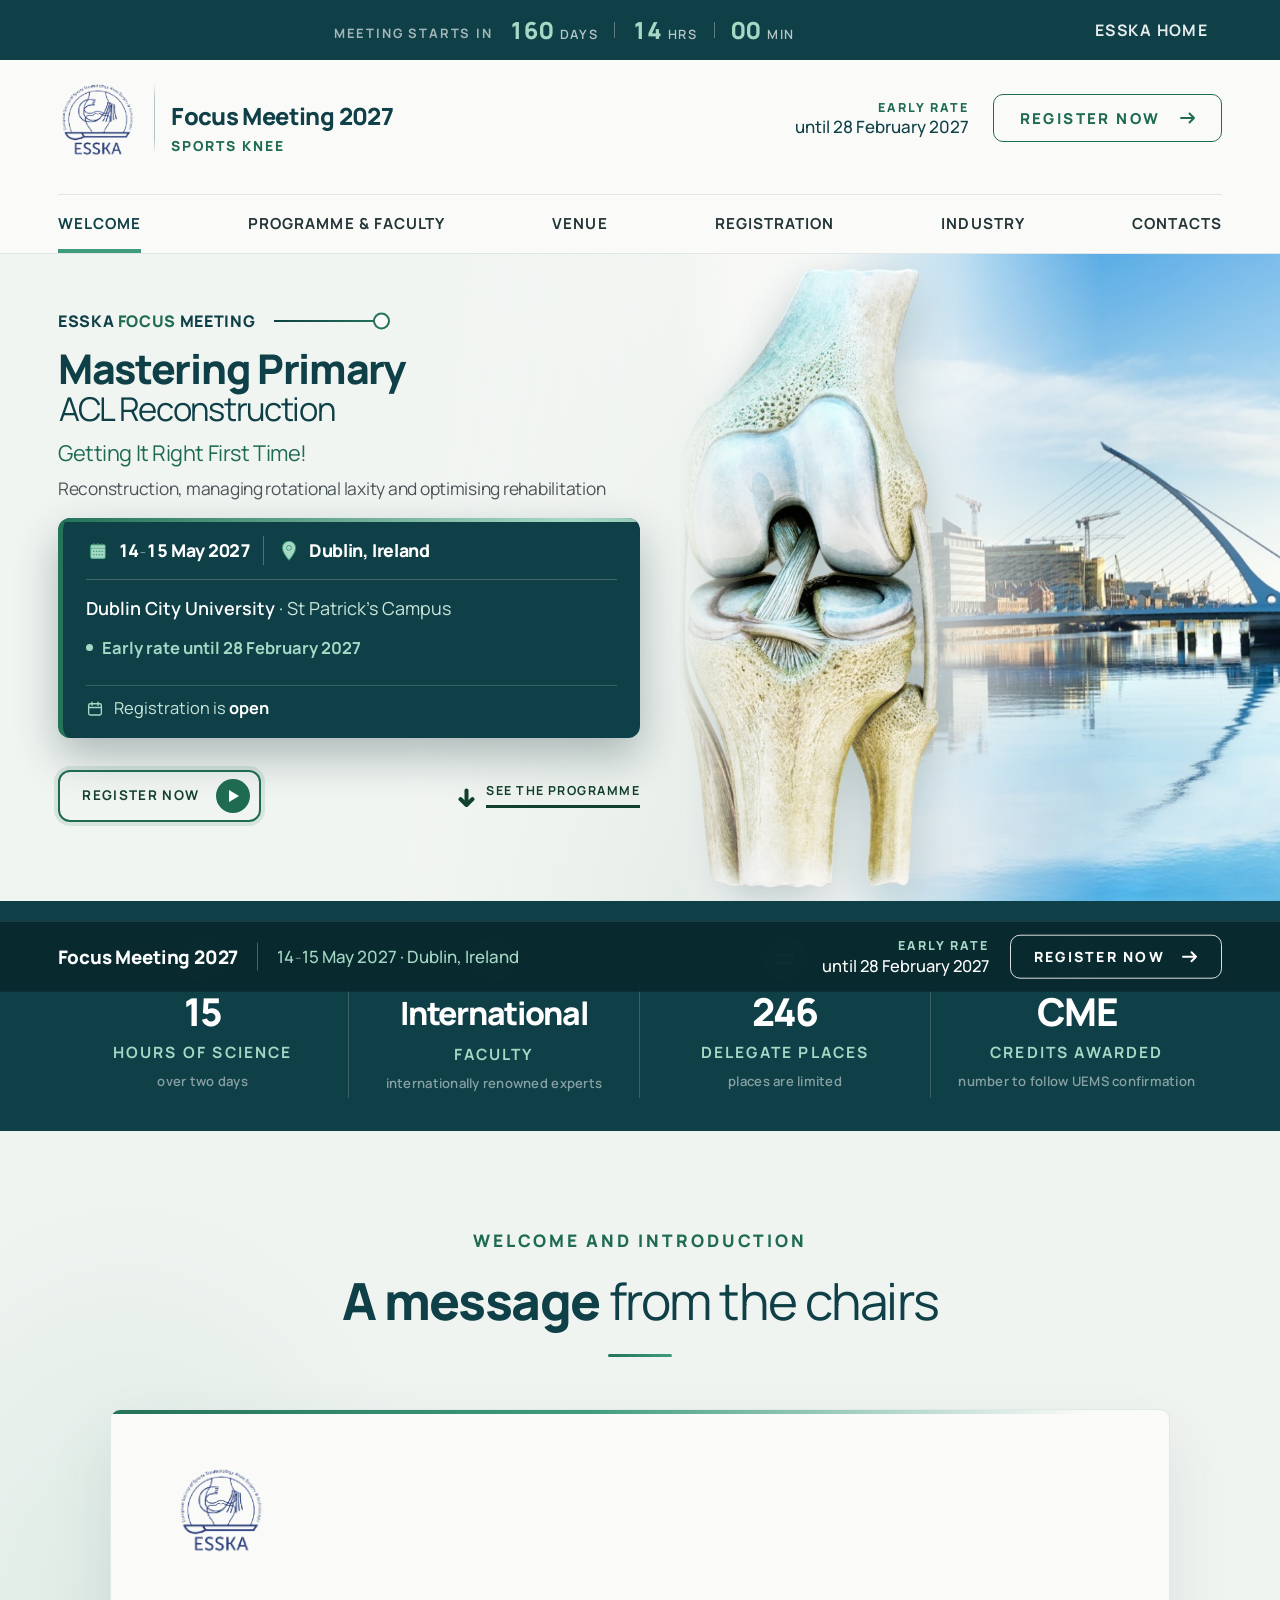
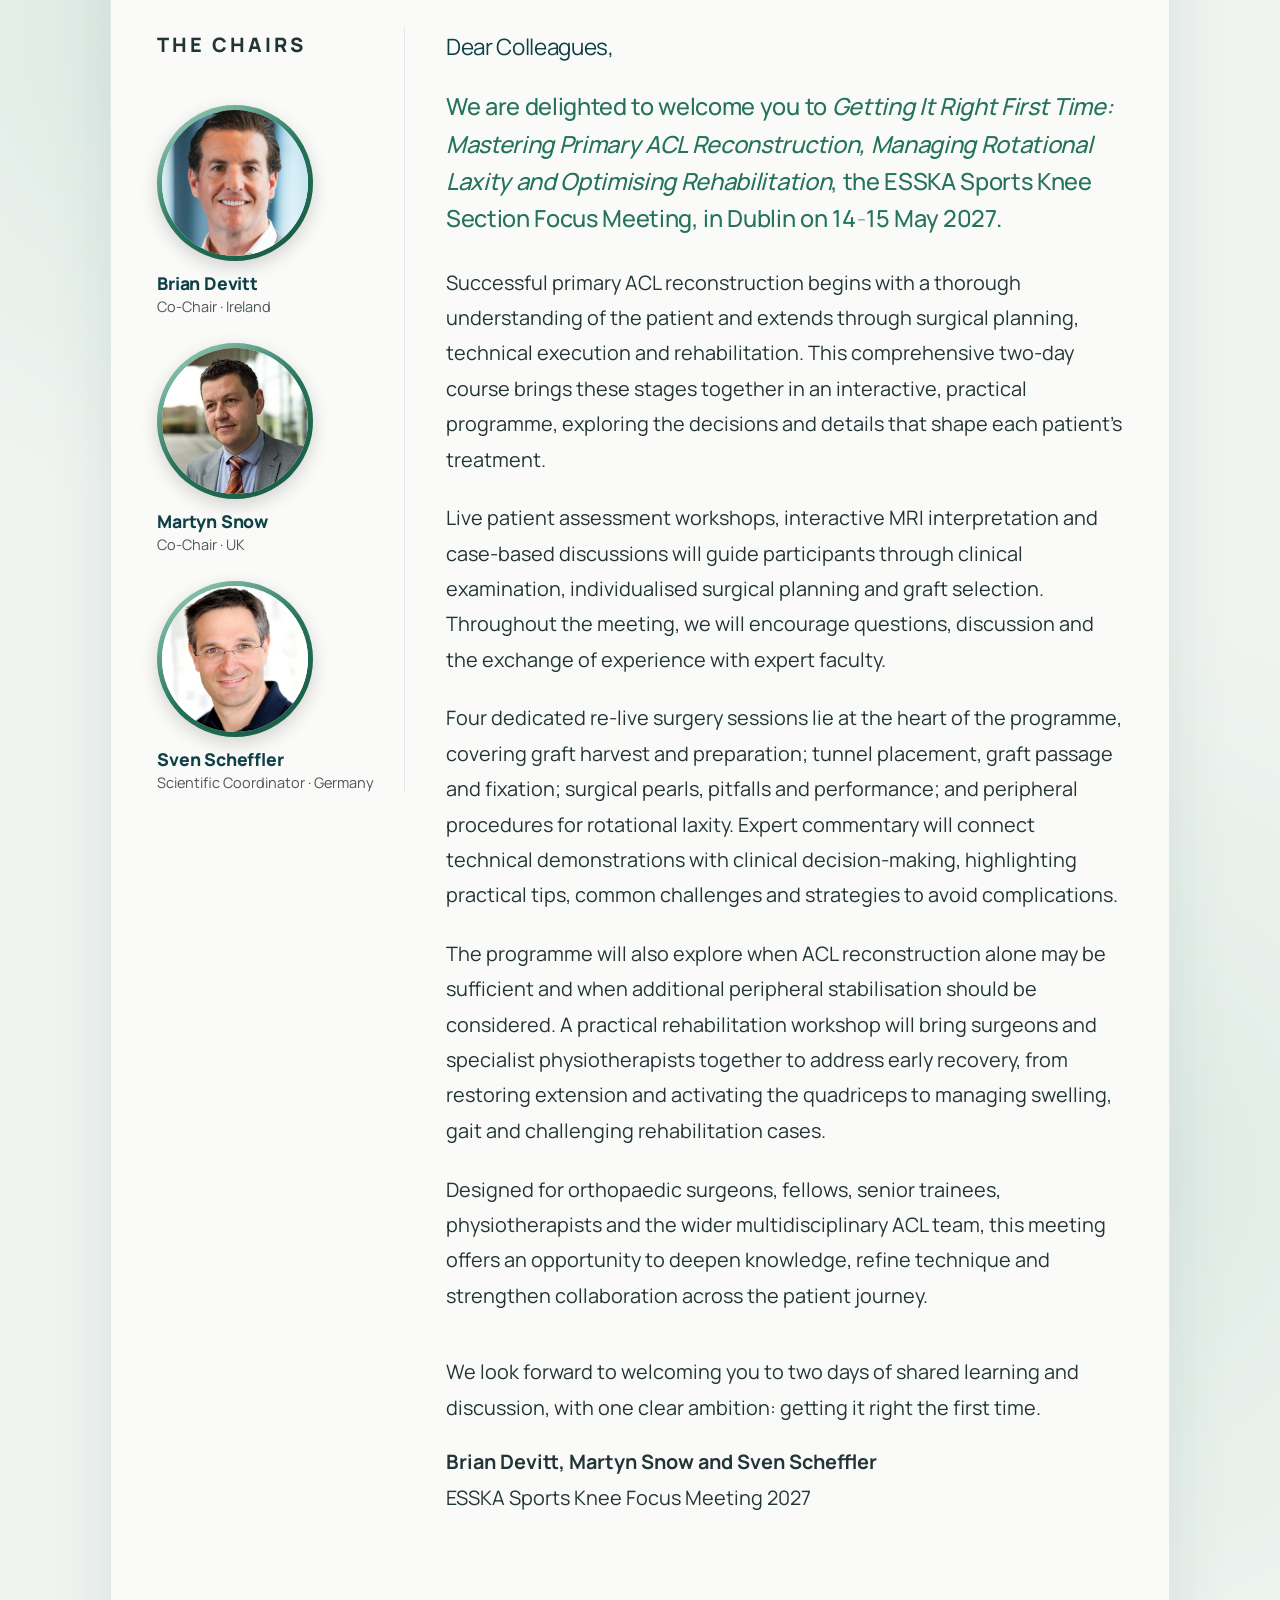
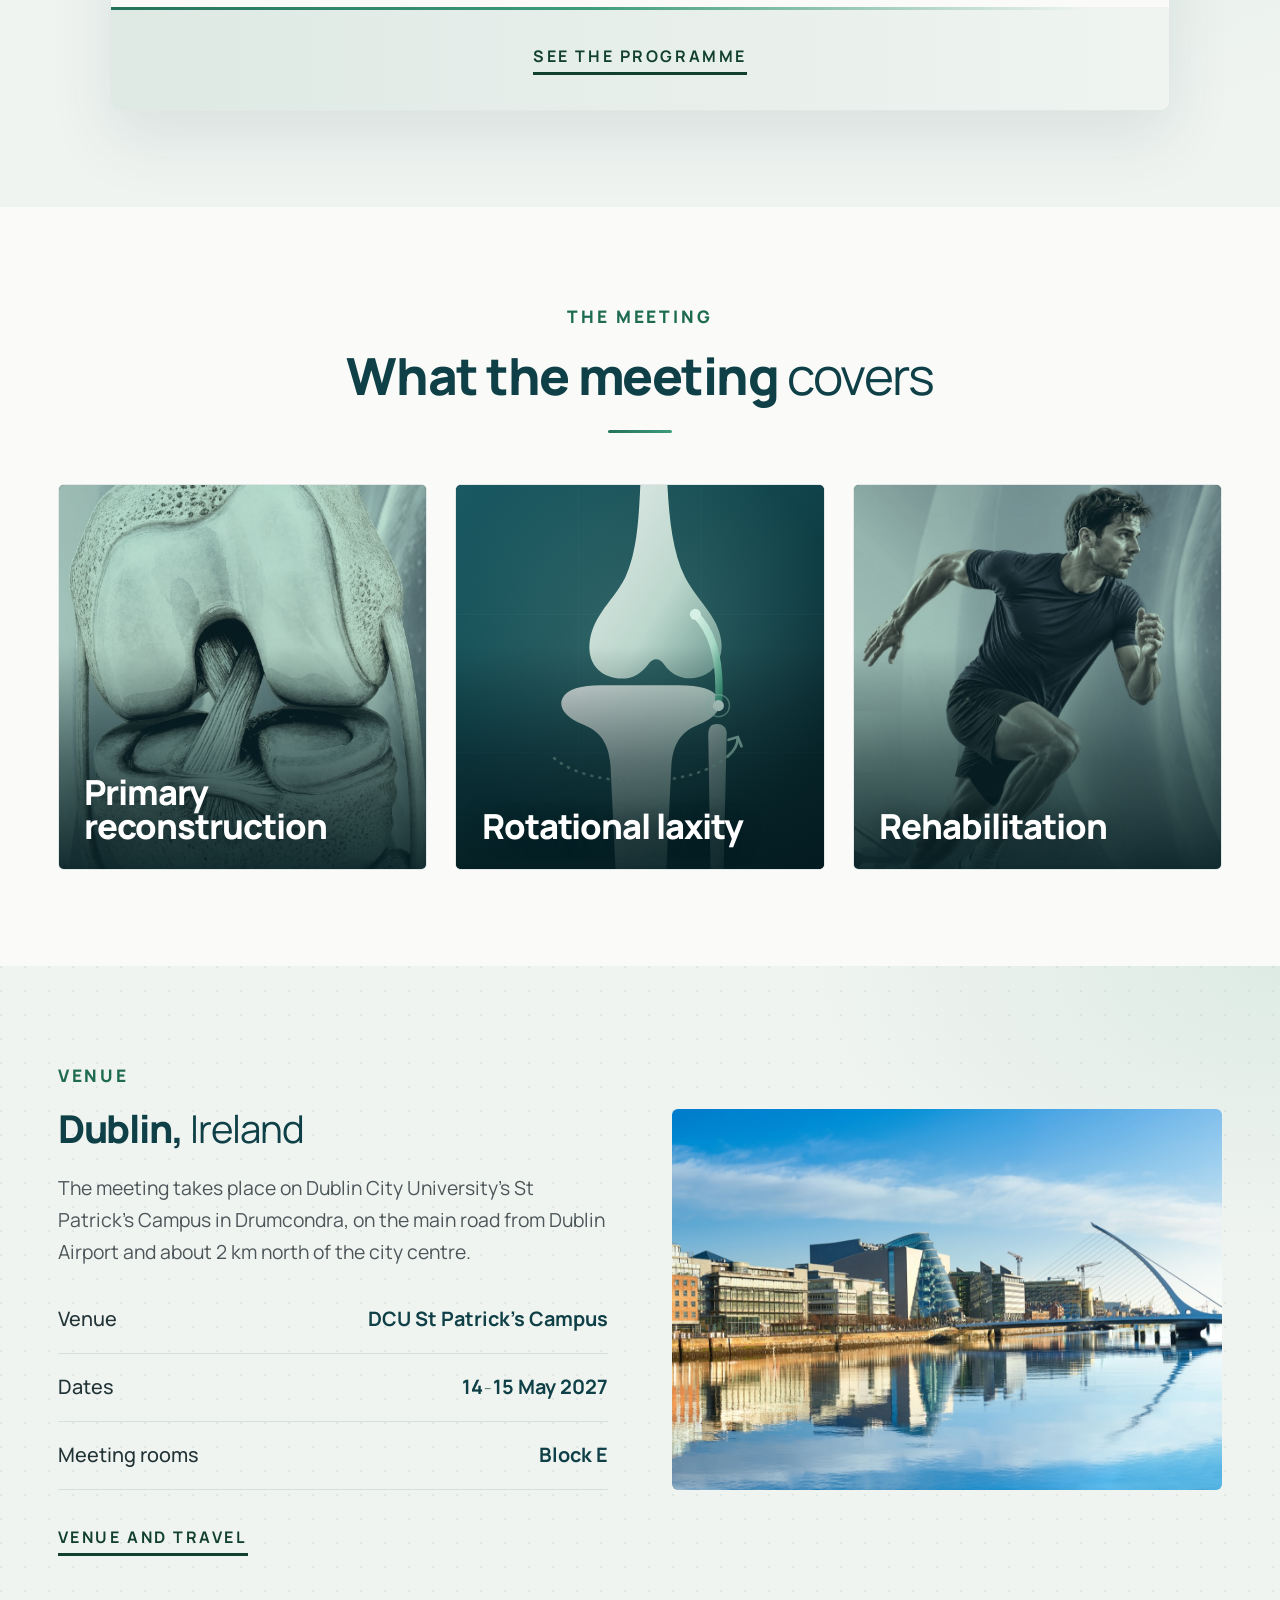
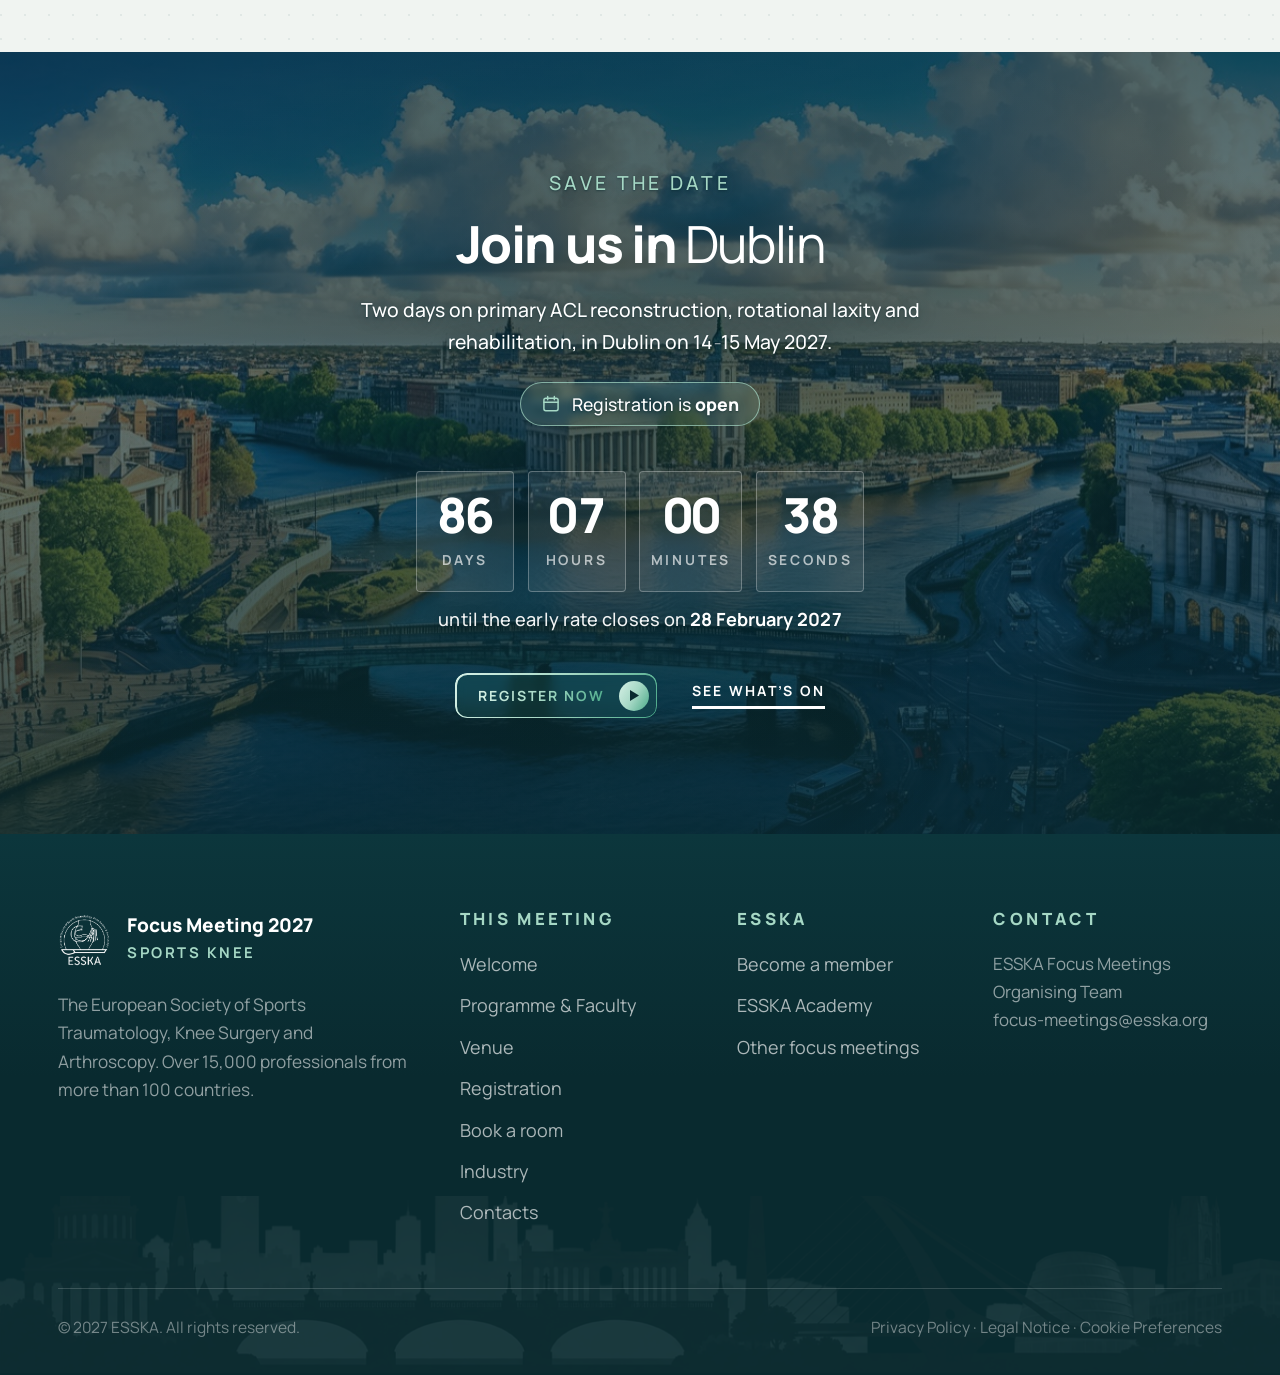
<file: sites/dublin-2027/index.html>
<!DOCTYPE html>
<html lang="en">
<head>
<meta charset="utf-8">
<meta name="viewport" content="width=device-width, initial-scale=1">
<title>Mastering Primary ACL Reconstruction | ESSKA Focus Meeting 2027, Dublin</title>
<link rel="preconnect" href="https://fonts.googleapis.com">
<link rel="preconnect" href="https://fonts.gstatic.com" crossorigin>
<link href="https://fonts.googleapis.com/css2?family=Manrope:wght@400;500;600;700;800&display=swap" rel="stylesheet">
<link rel="stylesheet" href="assets/css/styles.css?v=2026111714">
</head>
<body>

<div class="util" id="util">
  <div class="util-in">
    <span class="u-c" id="cd" aria-label="Time until the meeting">
      <em class="lbl-long">Meeting starts in</em>
      <span><b id="uD">000</b>days</span><i></i>
      <span><b id="uH">00</b>hrs</span><i></i>
      <span><b id="uM">00</b>min</span>
      <span class="compact"><b id="uD2">000</b>days to go</span>
    </span>
    <!-- shown instead of the countdown until MEETING_START is set in app.js -->
    <span class="u-c u-when" id="cdTba" hidden><em>14<i class="dash">&ndash;</i>15 May 2027</em><i></i><em>Dublin, Ireland</em></span>
    <span class="u-r">
      <a href="https://www.esska.org/" target="_blank" rel="noopener">ESSKA Home</a>
    </span>
  </div>
</div>
<nav class="nav" id="nav">
  <div class="nav-in">
    <a class="brand" href="#" data-go="welcome">
      <img src="assets/img/logo-02.png" alt="ESSKA">
      <span class="bar" aria-hidden="true"></span>
      <span class="bn"><b>Focus Meeting 2027</b><span class="sec">SPORTS KNEE</span></span>
    </a>
    <ul id="menu">
      <li><a href="#" data-go="welcome" class="on">Welcome</a></li>
      <li><a href="#" data-go="programme">Programme &amp; Faculty</a></li>
      <li><a href="#" data-go="venue">Venue</a></li>
      <li><a href="#" data-go="registration">Registration</a></li>
      <li><a href="#" data-go="industry">Industry</a></li>
      <li><a href="#" data-go="contacts">Contacts</a></li>
      <li class="menu-foot">
        <a class="pill pill-menu" href="https://www.esska.org/event/SportsKneeFocusMeeting2027" target="_blank" rel="noopener" data-reg><span>Register now</span><span class="pill-i" aria-hidden="true"><svg viewBox="0 0 10 12"><path d="M0 0l10 6-10 6z"/></svg></span></a>
        <p class="menu-early"><span class="er-until">to be confirmed</span></p>
      </li>
    </ul>
    <button class="nav-burger" id="navBurger" type="button" aria-expanded="false" aria-controls="menu" aria-label="Menu"><span class="nb-bars" aria-hidden="true"><i></i><i></i><i></i></span></button>
    <div class="navreg nav-cta" id="navreg"><p class="nav-early"><small>Early rate</small><span class="er-until">to be confirmed</span></p><a class="nav-reg" href="https://www.esska.org/event/SportsKneeFocusMeeting2027" target="_blank" rel="noopener" data-reg><span>Register now</span><svg class="reg-arrow" viewBox="0 0 16 12" aria-hidden="true" fill="none" stroke="currentColor" stroke-width="2" stroke-linecap="round" stroke-linejoin="round"><path d="M1 6h13M9.5 1.5 14 6l-4.5 4.5"/></svg></a></div>
  </div>
</nav>

<!-- ==================== WELCOME AND INTRODUCTION ==================== -->
<main id="welcome">
  <header class="hero">
    <div class="art-wrap">
      <img class="art" src="assets/img/key-visual-knee.jpg"
           alt="A knee joint showing the anterior cruciate ligament, beside the Samuel Beckett Bridge in Dublin">
    </div>
    <div class="hero-in">
      <div class="hero-txt">
        <div class="kicker"><span>ESSKA <em>FOCUS</em> MEETING</span><i></i></div>
        <h1>Mastering Primary <span class="lt">ACL Reconstruction</span></h1>
        <p class="sub">Getting It Right First Time!</p>
        <p class="strap">Reconstruction, managing rotational laxity and optimising rehabilitation</p>

        <div class="ebar">
          <div class="ebar-row">
            <span class="ebar-item">
              <img src="assets/img/icon-date.png" alt="">
              <b><time datetime="2027-05-14">14</time><i class="dash">&ndash;</i><time datetime="2027-05-15">15&nbsp;May&nbsp;2027</time></b>
            </span>
            <span class="ebar-sep" aria-hidden="true"></span>
            <span class="ebar-item">
              <img src="assets/img/icon-place.png" alt="">
              <b>Dublin, Ireland</b>
            </span>
          </div>
          <div class="ebar-foot">
            <p class="ebar-venue">Dublin City University <span>&middot; St Patrick&rsquo;s Campus</span></p>
            <p class="ebar-early"><i aria-hidden="true"></i><span>Early rate until <span id="erDate2"><abbr class="tbc" title="To be confirmed">TBC</abbr></span></span></p>
            <p class="ebar-reg"><svg viewBox="0 0 24 24" aria-hidden="true" fill="none" stroke="currentColor" stroke-width="1.8" stroke-linecap="round" stroke-linejoin="round"><rect x="3.5" y="5" width="17" height="15" rx="2.2"/><path d="M3.5 10h17M8 3v4M16 3v4"/></svg><span data-reg-open="Registration is &lt;b&gt;open&lt;/b&gt;">Registration opens on <b>25&nbsp;November&nbsp;2026</b></span></p>
          </div>
        </div>

        <div class="hero-cta">
          <a class="pill" href="https://www.esska.org/event/SportsKneeFocusMeeting2027" target="_blank" rel="noopener" data-reg><span>Register now</span><span class="pill-i" aria-hidden="true"><svg viewBox="0 0 10 12"><path d="M0 0l10 6-10 6z"/></svg></span></a>
          <!-- no PDF yet: opens the programme page, where the download will be published -->
          <a class="tlink tlink-dl" href="#" data-go="programme"><svg class="dl-ic" viewBox="0 0 16 16" aria-hidden="true" fill="none" stroke="currentColor" stroke-width="3.4" stroke-linecap="round" stroke-linejoin="round"><path class="dl-stem" d="M8 2.2v7.9"/><path class="dl-head" d="M2.9 9.3 8 14.3l5.1-5"/></svg><span>See the programme</span></a>
        </div>
      </div>
    </div>
  </header>
  <section class="band-num">
    <div class="wrap grid">
      <div class="n rv"><i class="n-ic" aria-hidden="true"><svg viewBox="0 0 24 24" fill="none" stroke="currentColor" stroke-width="1.7" stroke-linecap="round" stroke-linejoin="round"><circle cx="12" cy="12" r="8.5"/><path d="M12 7.5V12l3 2"/></svg></i><b data-to="15">0</b><span>Hours of science</span><em>over two days</em></div>
      <div class="n rv d1"><i class="n-ic" aria-hidden="true"><svg viewBox="0 0 24 24" fill="none" stroke="currentColor" stroke-width="1.7" stroke-linecap="round" stroke-linejoin="round"><circle cx="9" cy="8.5" r="3.2"/><path d="M3.5 19a5.5 5.5 0 0 1 11 0"/><circle cx="17" cy="9.5" r="2.5"/><path d="M15.6 14.3A4.6 4.6 0 0 1 20.5 19"/></svg></i><b class="n-word">International</b><span>Faculty</span><em>internationally renowned experts</em></div>
      <div class="n rv d2"><i class="n-ic" aria-hidden="true"><svg viewBox="0 0 24 24" fill="none" stroke="currentColor" stroke-width="1.7" stroke-linecap="round" stroke-linejoin="round"><path d="M4 7.5h16v2.8a1.9 1.9 0 0 0 0 3.4v2.8H4v-2.8a1.9 1.9 0 0 0 0-3.4z"/><path d="M14.5 7.5v9" stroke-dasharray="1.6 2"/></svg></i><b data-to="250">0</b><span>Delegate places</span><em>places are limited</em></div>
      <div class="n rv d3"><i class="n-ic" aria-hidden="true"><svg viewBox="0 0 24 24" fill="none" stroke="currentColor" stroke-width="1.7" stroke-linecap="round" stroke-linejoin="round"><rect x="4" y="3.5" width="16" height="12" rx="2"/><path d="M8 7.5h8M8 11h5"/><circle cx="15.5" cy="16.5" r="2.6"/><path d="m14.2 18.7-.9 2.8 2.2-.9 2.2.9-.9-2.8"/></svg></i><b>CME</b><span>Credits awarded</span><em>number to follow UEMS confirmation</em></div>
    </div>
      <div class="band-dots" aria-hidden="true"></div>
  </section>

  <section class="sec-letter tint">
    <div class="wrap">
      <div class="head center rv">
        <p class="eyebrow">Welcome and Introduction</p>
        <h2>A message <span class="lt">from the chairs</span></h2>
        <hr class="orn">
      </div>
      <div class="letterhead rv d1">
        <img class="lh-mark" src="assets/img/logo-02.png" alt="">
        <aside class="lh-chairs">
          <p class="lh-label">The chairs</p>
          <div class="sign">
            <figure>
              <img src="assets/img/chair-devitt.jpg" alt="Brian Devitt">
              <figcaption>
                <b>Brian Devitt</b>
                <span>Co-Chair &middot; Ireland</span>
              </figcaption>
            </figure>
            <figure>
              <img src="assets/img/chair-snow.jpg" alt="Martyn Snow">
              <figcaption>
                <b>Martyn Snow</b>
                <span>Co-Chair &middot; UK</span>
              </figcaption>
            </figure>
            <figure>
              <img src="assets/img/chair-scheffler.jpg" alt="Sven Scheffler">
              <figcaption>
                <b>Sven Scheffler</b>
                <span>Scientific Coordinator &middot; Germany</span>
              </figcaption>
            </figure>
          </div>
        </aside>
        <div class="lh-main">
          <p class="salut">Dear Colleagues,</p>
          <p class="lead">We are delighted to welcome you to <em>Getting It Right First Time: Mastering Primary ACL Reconstruction, Managing Rotational Laxity and Optimising Rehabilitation</em>, the ESSKA Sports Knee Section Focus Meeting, in Dublin on <span class="nowrap">14<i class="dash">&ndash;</i>15 May 2027</span>.</p>
          <p>Successful primary ACL reconstruction begins with a thorough understanding of the patient and extends through surgical planning, technical execution and rehabilitation. This comprehensive two-day course brings these stages together in an interactive, practical programme, exploring the decisions and details that shape each patient&rsquo;s treatment.</p>
          <p>Live patient assessment workshops, interactive MRI interpretation and case-based discussions will guide participants through clinical examination, individualised surgical planning and graft selection. Throughout the meeting, we will encourage questions, discussion and the exchange of experience with expert faculty.</p>
          <p>Four dedicated re-live surgery sessions lie at the heart of the programme, covering graft harvest and preparation; tunnel placement, graft passage and fixation; surgical pearls, pitfalls and performance; and peripheral procedures for rotational laxity. Expert commentary will connect technical demonstrations with clinical decision-making, highlighting practical tips, common challenges and strategies to avoid complications.</p>
          <p>The programme will also explore when ACL reconstruction alone may be sufficient and when additional peripheral stabilisation should be considered. A practical rehabilitation workshop will bring surgeons and specialist physiotherapists together to address early recovery, from restoring extension and activating the quadriceps to managing swelling, gait and challenging rehabilitation cases.</p>
          <p>Designed for orthopaedic surgeons, fellows, senior trainees, physiotherapists and the wider multidisciplinary ACL team, this meeting offers an opportunity to deepen knowledge, refine technique and strengthen collaboration across the patient journey.</p>
          <p class="lh-sign">We look forward to welcoming you to two days of shared learning and discussion, with one clear ambition: getting it right the first time.<br><b>Brian Devitt, Martyn Snow and Sven Scheffler</b><br>ESSKA Sports Knee Focus Meeting 2027</p>
        </div>
        <div class="letter-cta"><a class="tlink" href="#" data-go="programme">See the programme</a></div>
      </div>
    </div>
  </section>

  <section>
    <div class="wrap">
      <div class="center rv">
        <p class="eyebrow">The meeting</p>
        <h2>What the meeting <span class="lt">covers</span></h2>
        <hr class="orn">
      </div>
      <!-- the three strands of the programme; artwork cut from ESSKA's banners, toned petrol -->
      <div class="topics">
        <div class="topic rv"><div class="tile t1" tabindex="0"><img class="art" src="assets/img/card-acl-petrol.jpg" alt="The knee joint with the anterior cruciate ligament, in the meeting&rsquo;s petrol tones" loading="lazy"><span class="word">Primary reconstruction</span>
            <div class="bd"><h3>Primary ACL reconstruction</h3>
          <p class="t-meta">Both days &middot; 3 re-live surgery sessions</p>
          <p>Live patient assessment, MRI interpretation and graft choice, then graft harvest, tunnel placement, graft passage and fixation, with surgical pearls and pitfalls.</p></div>
          </div></div>
        <div class="topic rv d1"><div class="tile t2" tabindex="0"><img class="art" src="assets/img/card-rotation-petrol.svg" alt="A drawing of the knee with a lateral tenodesis controlling tibial rotation" loading="lazy"><span class="word">Rotational laxity</span>
            <div class="bd"><h3>Rotational laxity</h3>
          <p class="t-meta">Day two &middot; Case discussion and re-live surgery</p>
          <p>The high-grade pivot shift, hyperlax athletes and when to add peripheral augmentation or reconstruction, followed by the modified Lemaire tenodesis, the Ellison procedure, ALL reconstruction and (antero)medial reconstruction.</p></div>
          </div></div>
        <div class="topic rv d2"><div class="tile t3" tabindex="0"><img class="art" src="assets/img/card-rehab-petrol.jpg" alt="An athlete sprinting, in the meeting&rsquo;s petrol tones" loading="lazy"><span class="word">Rehabilitation</span>
            <div class="bd"><h3>Rehabilitation</h3>
          <p class="t-meta">Day two &middot; Practical workshop</p>
          <p>Surgeons and specialist physiotherapists on restoring extension, controlling swelling, activating the quadriceps, recovering gait and difficult early cases.</p></div>
          </div></div>
      </div>
      <p class="swipe-hint" aria-hidden="true"><i></i>Swipe for more<i></i></p>
    </div>
  </section>

  <section class="tint">
    <div class="wrap feature flip">
      <div class="rv d1"><div class="shot wide"><img src="assets/img/header-docklands.jpg" alt="The Convention Centre Dublin and the Samuel Beckett Bridge on the River Liffey"></div></div>
      <div class="rv">
        <p class="eyebrow">Venue</p>
        <h2 class="h-fit">Dublin, <span class="lt">Ireland</span></h2>
        <p class="lead" style="margin-top:1.3rem">The meeting takes place on Dublin City University&rsquo;s St Patrick&rsquo;s Campus in Drumcondra, on the main road from Dublin Airport and about 2&nbsp;km north of the city centre.</p>
        <div class="row"><span>Venue</span><b>DCU St Patrick&rsquo;s Campus</b></div>
        <div class="row"><span>Dates</span><b>14<i class="dash">&ndash;</i>15 May 2027</b></div>
        <div class="row"><span>Meeting rooms</span><b>Block E</b></div>
        <div style="margin-top:1.8rem"><a class="tlink" href="#" data-go="venue">Venue and travel</a></div>
      </div>
    </div>
  </section>

  <section class="bleed">
    <img class="bg" src="assets/img/header-liffey.jpg" alt="">
    <div class="scrim"></div>
    <div class="wrap">
      <div class="rv">
        <p class="eyebrow">Save the date</p>
        <h2>Join us in <span class="lt">Dublin</span></h2>
        <p>Two days on primary ACL reconstruction, rotational laxity and rehabilitation, in Dublin on 14<i class="dash">&ndash;</i>15&nbsp;May&nbsp;2027.</p>
        <p class="reg-opens"><svg viewBox="0 0 24 24" aria-hidden="true" fill="none" stroke="currentColor" stroke-width="1.8" stroke-linecap="round" stroke-linejoin="round"><rect x="3.5" y="5" width="17" height="15" rx="2.2"/><path d="M3.5 10h17M8 3v4M16 3v4"/></svg><span data-reg-open="Registration is &lt;b&gt;open&lt;/b&gt;">Registration opens on <b>25&nbsp;November&nbsp;2026</b></span></p>
      </div>
      <div class="count rv d1" id="erCount">
        <div><b id="cD">00</b><span>Days</span></div>
        <div><b id="cH">00</b><span>Hours</span></div>
        <div><b id="cM">00</b><span>Minutes</span></div>
        <div><b id="cS">00</b><span>Seconds</span></div>
      </div>
      <p class="note-date" id="erNote">until the early rate closes on <b id="erDate" style="font-weight:700;color:#fff"><abbr class="tbc" title="To be confirmed">TBC</abbr></b></p>
      <div class="go rv d2">
        <a class="pill" href="https://www.esska.org/event/SportsKneeFocusMeeting2027" target="_blank" rel="noopener" data-reg><span>Register now</span><span class="pill-i" aria-hidden="true"><svg viewBox="0 0 10 12"><path d="M0 0l10 6-10 6z"/></svg></span></a>
        <a class="tlink" href="#" data-go="programme">See what&rsquo;s on</a>
      </div>
    </div>
  </section>
</main>

<!-- Register buttons ([data-reg]) open the ESSKA event page until registration opens;
     from REG_OPEN in app.js they switch to the direct registration link REG_URL. -->
<!-- ==================== PROGRAMME AND FACULTY ==================== -->
<main id="programme" hidden>
  <header class="ph ph-programme">
    <img class="ph-city" src="assets/img/banner-dublin-outline.png" alt="">
    <img class="ph-art" src="assets/img/banner-runner.png" alt="">
    <div class="scrim"></div>
    <div class="wrap">
      <p class="crumb">ESSKA Focus Meeting</p>
      <h1>Programme <span class="lt">and Faculty</span></h1>
      <p>The draft scientific programme, with the session chairs and faculty.</p>
    </div>
    <div class="wrap ph-meta"><span><b>14<i class="dash">&ndash;</i>15 May 2027</b></span><span>Dublin City University</span><span>Dublin, Ireland</span></div>
  </header>
  <section class="tint">
    <div class="wrap">
      <!-- course-intro -->
      <div class="head rv course-head"><p class="eyebrow">The course</p><h2>How the course <span class="lt">works</span></h2></div>
      <p class="course-for rv"><b>Who it&rsquo;s for</b><span>Orthopaedic surgeons, fellows, senior trainees, physiotherapists and members of the multidisciplinary ACL team.</span></p>
      <div class="course-box rv" id="courseBox">
        <div class="course-tabs" role="tablist" aria-label="About the course">
          <button class="course-tab" type="button" role="tab" id="courseTab0" aria-controls="coursePanel0" aria-selected="true"><small>5 formats</small>What the course covers</button>
          <button class="course-tab" type="button" role="tab" id="courseTab1" aria-controls="coursePanel1" aria-selected="false" tabindex="-1"><small>9 skills</small>What you will take away</button>
          <button class="course-tab" type="button" role="tab" id="courseTab2" aria-controls="coursePanel2" aria-selected="false" tabindex="-1"><small>6 questions</small>Faculty discussion topics</button>
        </div>
        <div class="course-panels">
          <ul class="course-panel" role="tabpanel" id="coursePanel0" aria-labelledby="courseTab0"><li><span class="course-n">01</span><span>Live patient assessment and clinical examination workshops.</span></li><li><span class="course-n">02</span><span>Interactive MRI interpretation and surgical decision-making algorithms.</span></li><li><span class="course-n">03</span><span>Re-live surgery sessions with expert faculty commentary.</span></li><li><span class="course-n">04</span><span>Comprehensive management of rotational laxity.</span></li><li><span class="course-n">05</span><span>A practical rehabilitation workshop led by surgeons and specialist physiotherapists.</span></li></ul>
          <ul class="course-panel" role="tabpanel" id="coursePanel1" aria-labelledby="courseTab1" hidden><li><span class="course-n">01</span><span>Assess the ACL-injured patient using a structured clinical approach.</span></li><li><span class="course-n">02</span><span>Interpret MRI findings and integrate them into surgical decision-making.</span></li><li><span class="course-n">03</span><span>Select the most appropriate graft for individual patients.</span></li><li><span class="course-n">04</span><span>Optimise graft harvest, tunnel placement, graft passage and fixation.</span></li><li><span class="course-n">05</span><span>Identify patients at risk of residual rotational laxity.</span></li><li><span class="course-n">06</span><span>Understand the indications and techniques for additional peripheral procedures.</span></li><li><span class="course-n">07</span><span>Understand the indications and techniques for treating additional injuries associated with ACL rupture.</span></li><li><span class="course-n">08</span><span>Manage common early rehabilitation challenges after ACL reconstruction.</span></li><li><span class="course-n">09</span><span>Use the meeting app to pose questions before each session and to highlight the key learning points afterwards.</span></li></ul>
          <ul class="course-panel" role="tabpanel" id="coursePanel2" aria-labelledby="courseTab2" hidden><li><span class="course-n">01</span><span>What graft for which patient?</span></li><li><span class="course-n">02</span><span>When is ACL reconstruction alone enough?</span></li><li><span class="course-n">03</span><span>Managing rotational laxity in young athletes.</span></li><li><span class="course-n">04</span><span>Managing ACL reconstruction in patients with open growth plates.</span></li><li><span class="course-n">05</span><span>Top ten technical errors in ACL reconstruction.</span></li><li><span class="course-n">06</span><span>How to optimise rehabilitation after surgery.</span></li></ul>
        </div>
      </div>
      <!-- /course-intro -->
    </div>
  </section>

  <section>
    <div class="wrap">
      <div class="head rv"><p class="eyebrow">Scientific programme</p><h2>Day <span class="lt">by day</span></h2></div>
      <p class="prog-note rv">Draft programme, subject to change.</p>
      <div class="summary">
        <div class="sm rv"><i class="sm-ic" aria-hidden="true"><svg viewBox="0 0 24 24" fill="none" stroke="currentColor" stroke-width="1.7" stroke-linecap="round" stroke-linejoin="round"><circle cx="12" cy="12" r="8.5"/><path d="M12 7.5V12l3 2"/></svg></i><b>2 days</b><span>Scientific programme</span><em>Friday and Saturday</em></div>
        <div class="sm rv d1"><i class="sm-ic" aria-hidden="true"><svg viewBox="0 0 24 24" fill="none" stroke="currentColor" stroke-width="1.7" stroke-linecap="round" stroke-linejoin="round"><path d="M4.5 5.5h11a2 2 0 0 1 2 2v6a2 2 0 0 1-2 2H10l-3.5 3v-3h-2a2 2 0 0 1-2-2v-6a2 2 0 0 1 2-2z"/><path d="M19.5 9.5v6.2a2 2 0 0 1-2 2"/></svg></i><b>15&#8239;h</b><span>Hours of science</span><em>workshops, cases and discussion</em></div>
        <div class="sm rv d2"><i class="sm-ic" aria-hidden="true"><svg viewBox="0 0 24 24" fill="none" stroke="currentColor" stroke-width="1.7" stroke-linecap="round" stroke-linejoin="round"><rect x="3" y="5" width="18" height="14" rx="2.5"/><path d="M10 9.2v5.6l4.8-2.8z"/></svg></i><b>4</b><span>Re-live surgery sessions</span><em>with expert faculty commentary</em></div>
        <div class="sm rv d3"><i class="sm-ic" aria-hidden="true"><svg viewBox="0 0 24 24" fill="none" stroke="currentColor" stroke-width="1.7" stroke-linecap="round" stroke-linejoin="round"><rect x="4" y="3.5" width="16" height="12" rx="2"/><path d="M8 7.5h8M8 11h5"/><circle cx="15.5" cy="16.5" r="2.6"/><path d="m14.2 18.7-.9 2.8 2.2-.9 2.2.9-.9-2.8"/></svg></i><b>CME</b><span>Credits awarded</span><em>number to follow UEMS confirmation</em></div>
      </div>
      <div class="prog-controls rv">
        <div class="pctl-top">
          <div class="pctl-search">
            <label class="plbl" for="progQ">Search the programme</label>
            <input id="progQ" type="search" autocomplete="off"
                   placeholder="Search sessions and faculty">
          </div>
        </div>
        <div class="pctl-row">
          <div class="pchips" id="progChips" role="group" aria-label="Choose a day">
            <button class="pchip" type="button" data-filter="1" aria-pressed="true">Day one<span class="pchip-date"> &middot; 14 May</span></button>
            <button class="pchip" type="button" data-filter="2" aria-pressed="false">Day two<span class="pchip-date"> &middot; 15 May</span></button>
          </div>
        </div>
      </div>
      <p class="pempty" id="progEmpty" hidden>Nothing in this day matches that search.
        <button type="button" id="progClear">Clear search</button></p>
      <div class="pdays" id="progDays">
        <section class="pday" data-day="1">
          <div class="pday-head">
            <time class="pcal" datetime="2027-05-14"><span class="pcal-m" aria-hidden="true">May</span><span class="pcal-d" aria-hidden="true">14</span><span class="pcal-w" aria-hidden="true">Fri</span><span class="vh">Friday 14 May 2027</span></time>
            <div class="pday-id">
              <span class="pday-label">Day one</span>
              <span class="pday-meta"><span><svg viewBox="0 0 20 20" aria-hidden="true"><circle cx="10" cy="10" r="7.5" fill="none" stroke="currentColor" stroke-width="1.7"/><path d="M10 5.8V10l2.8 1.8" fill="none" stroke="currentColor" stroke-width="1.7" stroke-linecap="round"/></svg><b>08:00 to 17:00</b></span><span><svg viewBox="0 0 20 20" aria-hidden="true"><path d="M4 5.5h12M4 10h12M4 14.5h8" fill="none" stroke="currentColor" stroke-width="1.7" stroke-linecap="round"/></svg>5 sessions</span></span>
            </div>
            <button class="pcollapse" type="button">Expand all</button>
          </div>
          <div class="prow break" data-day="1">
            <div class="prow-static">
              <span class="ptime"><span class="pstart">08:00</span><span class="pdur">30 min</span></span>
              <span class="pmain-head"><span class="ptitle">Registration and coffee</span></span>
            </div>
          </div>
          <div class="prow" data-day="1">
            <div class="prow-static">
              <span class="ptime"><span class="pstart">08:30</span><span class="pdur">15 min</span></span>
              <span class="pmain-head"><span class="ptitle">Welcome, introduction and meeting objectives</span></span>
            </div>
          </div>
          <div class="prow" data-day="1">
            <div class="prow-static">
              <span class="ptime"><span class="pstart">08:45</span><span class="pdur">90 min</span></span>
              <span class="pmain-head"><span class="ptitle">The ACL Clinic &middot; Live patient assessment workshop</span><span class="ppeople"><span class="ppl"><span class="pnote-l">Chair</span><b>Brian Devitt</b></span><span class="ppl"><span class="pnote-l">Faculty</span>Andy Williams, Ciara Stevenson and Tim Whitehead</span></span><span class="psub psub-note"><span class="pnote-l">Format</span><span class="pnote-t">Live assessment of acute and chronic ACL injuries: Lachman testing, pivot shift examination, hyperlaxity assessment, clinical assessment of peripheral laxity, patient expectations and audience polling on treatment strategy.</span></span></span>
            </div>
          </div>
          <div class="prow break" data-day="1">
            <div class="prow-static">
              <span class="ptime"><span class="pstart">10:15</span><span class="pdur">30 min</span></span>
              <span class="pmain-head"><span class="ptitle">Coffee break</span></span>
            </div>
          </div>
          <div class="prow" data-day="1">
            <div class="prow-static">
              <span class="ptime"><span class="pstart">10:45</span><span class="pdur">105 min</span></span>
              <span class="pmain-head"><span class="ptitle">MRI interpretation and surgical decision-making</span><span class="ppeople"><span class="ppl"><span class="pnote-l">Chair</span><b>Martyn Snow</b></span><span class="ppl"><span class="pnote-l">Faculty</span>Mihai Vioreanu, Nicolas Bouguennec and James Robinson</span></span><span class="psub psub-note"><span class="pnote-l">Format</span><span class="pnote-t">A systematic review of MRI scans and X-rays, identifying surgical risk factors, with graft selection algorithms and patient-specific operative planning.</span></span></span>
            </div>
          </div>
          <div class="prow break" data-day="1">
            <div class="prow-static">
              <span class="ptime"><span class="pstart">12:30</span><span class="pdur">60 min</span></span>
              <span class="pmain-head"><span class="ptitle">Lunch</span></span>
            </div>
          </div>
          <div class="prow" data-day="1">
            <div class="prow-static">
              <span class="ptime"><span class="pstart">13:30</span><span class="pdur">45 min</span></span>
              <span class="pmain-head"><span class="ptitle">Choosing the right graft &middot; Interactive case-based discussion</span><span class="ppeople"><span class="ppl"><span class="pnote-l">Chair</span><b>Sven Scheffler</b></span><span class="ppl"><span class="pnote-l">Faculty</span>Enda King, Andy Williams and Mihai Vioreanu</span></span><span class="psub psub-note"><span class="pnote-l">Format</span><span class="pnote-t">A faculty-led discussion comparing hamstring, quadriceps, BPTB, peroneus longus and rectus femoris autografts, using real-world cases.</span></span></span>
            </div>
          </div>
          <div class="prow" data-day="1">
            <button class="prow-btn" type="button" aria-expanded="false">
              <span class="ptime"><span class="pstart">14:15</span><span class="pdur">165 min</span></span>
              <span class="pmain-head"><span class="ptitle">Re-live surgery 1 &middot; Graft harvest and preparation</span><span class="ppeople"><span class="ppl"><span class="pnote-l">Chair</span><b>Ciara Stevenson</b></span></span><span class="psub psub-note"><span class="pnote-l">Format</span><span class="pnote-t">Five short video sessions: hamstring harvest, quadriceps harvest, BPTB harvest, peroneus longus split and rectus femoris harvest, with the emphasis on surgical workflow, graft preparation, avoiding complications and technical pearls.</span></span></span>
              <span class="pchev" aria-hidden="true"></span>
            </button>
            <div class="ptalks-wrap" hidden>
              <ul class="ptalks"><li class="ptalk"><span class="ptx">Patellar tendon</span><span class="psp">Andy Williams</span></li><li class="ptalk"><span class="ptx">Hamstring</span><span class="psp">Mihai Vioreanu</span></li><li class="ptalk"><span class="ptx">Quadriceps</span><span class="psp">Tim Whitehead</span></li><li class="ptalk"><span class="ptx">Rectus femoris</span><span class="psp">Nicolas Bouguennec</span></li><li class="ptalk"><span class="ptx">Peroneus longus</span><span class="psp">Sven Scheffler</span></li></ul>
            </div>
          </div>
          <div class="prow break" data-day="1">
            <div class="prow-static">
              <span class="ptime"><span class="pstart">17:00</span><span class="pdur">5 min</span></span>
              <span class="pmain-head"><span class="ptitle">Close of day one</span></span>
            </div>
          </div>
        </section>
        <section class="pday" data-day="2" hidden>
          <div class="pday-head">
            <time class="pcal" datetime="2027-05-15"><span class="pcal-m" aria-hidden="true">May</span><span class="pcal-d" aria-hidden="true">15</span><span class="pcal-w" aria-hidden="true">Sat</span><span class="vh">Saturday 15 May 2027</span></time>
            <div class="pday-id">
              <span class="pday-label">Day two</span>
              <span class="pday-meta"><span><svg viewBox="0 0 20 20" aria-hidden="true"><circle cx="10" cy="10" r="7.5" fill="none" stroke="currentColor" stroke-width="1.7"/><path d="M10 5.8V10l2.8 1.8" fill="none" stroke="currentColor" stroke-width="1.7" stroke-linecap="round"/></svg><b>08:00 to 17:00</b></span><span><svg viewBox="0 0 20 20" aria-hidden="true"><path d="M4 5.5h12M4 10h12M4 14.5h8" fill="none" stroke="currentColor" stroke-width="1.7" stroke-linecap="round"/></svg>7 sessions</span></span>
            </div>
            <button class="pcollapse" type="button">Expand all</button>
          </div>
          <div class="prow" data-day="2">
            <div class="prow-static">
              <span class="ptime"><span class="pstart">08:00</span><span class="pdur">15 min</span></span>
              <span class="pmain-head"><span class="ptitle">Review of day one</span></span>
            </div>
          </div>
          <div class="prow" data-day="2">
            <div class="prow-static">
              <span class="ptime"><span class="pstart">08:15</span><span class="pdur">165 min</span></span>
              <span class="pmain-head"><span class="ptitle">Re-live surgery 2 &middot; Building the perfect ACL reconstruction</span><span class="ppeople"><span class="ppl"><span class="pnote-l">Chair</span><b>Martyn Snow</b></span><span class="ppl"><span class="pnote-l">Faculty</span>James Robinson, Tim Whitehead and Ciara Stevenson</span></span><span class="psub psub-note"><span class="pnote-l">Format</span><span class="pnote-t">Surgical flow: femoral and tibial tunnel positioning, graft passage and fixation strategies, with expert commentary and discussion.</span></span></span>
            </div>
          </div>
          <div class="prow break" data-day="2">
            <div class="prow-static">
              <span class="ptime"><span class="pstart">11:00</span><span class="pdur">15 min</span></span>
              <span class="pmain-head"><span class="ptitle">Coffee break</span></span>
            </div>
          </div>
          <div class="prow" data-day="2">
            <div class="prow-static">
              <span class="ptime"><span class="pstart">11:15</span><span class="pdur">105 min</span></span>
              <span class="pmain-head"><span class="ptitle">Re-live surgery 3 &middot; Surgical pearls, pitfalls and performance</span><span class="ppeople"><span class="ppl"><span class="pnote-l">Chair</span><b>Brian Devitt</b></span><span class="ppl"><span class="pnote-l">Faculty</span>Andy Williams, Nicolas Bouguennec and Mihai Vioreanu</span></span><span class="psub psub-note"><span class="pnote-l">Format</span><span class="pnote-t">Complications, including arthrogenic muscle inhibition, arthrofibrosis, persistent inflammation and cyclops lesions; common technical errors, troubleshooting, workflow optimisation, efficiency and performance enhancement for ACL surgeons.</span></span></span>
            </div>
          </div>
          <div class="prow break" data-day="2">
            <div class="prow-static">
              <span class="ptime"><span class="pstart">13:00</span><span class="pdur">60 min</span></span>
              <span class="pmain-head"><span class="ptitle">Lunch</span></span>
            </div>
          </div>
          <div class="prow" data-day="2">
            <div class="prow-static">
              <span class="ptime"><span class="pstart">14:00</span><span class="pdur">45 min</span></span>
              <span class="pmain-head"><span class="ptitle">Thinking outside the notch &middot; Rotational laxity in the primary ACL patient</span><span class="ppeople"><span class="ppl"><span class="pnote-l">Chair</span><b>Sven Scheffler</b></span><span class="ppl"><span class="pnote-l">Faculty</span>James Robinson, Nicolas Bouguennec, Ciara Stevenson and Enda King</span></span><span class="psub psub-note"><span class="pnote-l">Format</span><span class="pnote-t">A case-based discussion of rotational laxity, the high-grade pivot shift, hyperlax athletes and the indications for peripheral augmentation and reconstruction.</span></span></span>
            </div>
          </div>
          <div class="prow" data-day="2">
            <div class="prow-static">
              <span class="ptime"><span class="pstart">14:45</span><span class="pdur">75 min</span></span>
              <span class="pmain-head"><span class="ptitle">Re-live surgery 4 &middot; Peripheral procedures for rotational laxity</span><span class="ppeople"><span class="ppl"><span class="pnote-l">Chair</span><b>Martyn Snow</b></span><span class="ppl"><span class="pnote-l">Faculty</span>Mihai Vioreanu, Tim Whitehead, Andy Williams and Nicolas Bouguennec</span></span><span class="psub psub-note"><span class="pnote-l">Format</span><span class="pnote-t">Modified Lemaire tenodesis, the Ellison procedure, anterolateral ligament reconstruction and (antero)medial reconstruction techniques: pearls, indications, fixation and avoiding complications.</span></span></span>
            </div>
          </div>
          <div class="prow" data-day="2">
            <div class="prow-static">
              <span class="ptime"><span class="pstart">16:00</span><span class="pdur">60 min</span></span>
              <span class="pmain-head"><span class="ptitle">Practical rehabilitation workshop &middot; Getting rehabilitation right first time</span><span class="ppeople"><span class="ppl"><span class="pnote-l">Chair</span><b>Andy Williams</b></span><span class="ppl"><span class="pnote-l">Faculty</span>Enda King</span></span><span class="psub psub-note"><span class="pnote-l">Format</span><span class="pnote-t">A fully interactive surgeon and physiotherapist session on extension restoration, swelling control, quadriceps activation, gait recovery, rehabilitation algorithms and difficult early rehabilitation cases.</span></span></span>
            </div>
          </div>
          <div class="prow" data-day="2">
            <div class="prow-static">
              <span class="ptime"><span class="pstart">17:00</span><span class="pdur">5 min</span></span>
              <span class="pmain-head"><span class="ptitle">Closing remarks and key take-home messages</span></span>
            </div>
          </div>
        </section>
      </div>
    </div>
  </section>
  <section class="tint">
    <div class="wrap">
      <div class="head rv"><p class="eyebrow">Faculty</p><h2>Chairs <span class="lt">and faculty</span></h2>
        <p class="lead one-line" style="margin-top:1rem">Draft faculty, subject to change. The meeting is for orthopaedic surgeons, fellows, senior trainees, physiotherapists and members of the multidisciplinary ACL team.</p></div>
      <h3 class="fac-h">Chairs</h3>
      <div class="fac-grid">
        <div class="fac rv "><div class="av av-photo"><img src="assets/img/chair-devitt.jpg" alt="" loading="lazy"></div><b>Brian Devitt</b><div class="c">Co-Chair &middot; Ireland</div></div>
        <div class="fac rv d1"><div class="av av-photo"><img src="assets/img/chair-snow.jpg" alt="" loading="lazy"></div><b>Martyn Snow</b><div class="c">Co-Chair &middot; UK</div></div>
        <div class="fac rv d2"><div class="av av-photo"><img src="assets/img/chair-scheffler.jpg" alt="" loading="lazy"></div><b>Sven Scheffler</b><div class="c">Scientific Coordinator &middot; Germany</div></div>
      </div>
      <h3 class="fac-h">Faculty</h3>
      <div class="fac-grid">
        <div class="fac rv "><div class="av">AW</div><b>Andy Williams</b></div>
        <div class="fac rv d1"><div class="av">CS</div><b>Ciara Stevenson</b></div>
        <div class="fac rv d2"><div class="av">NB</div><b>Nicolas Bouguennec</b></div>
        <div class="fac rv d3"><div class="av">TW</div><b>Tim Whitehead</b></div>
        <div class="fac rv "><div class="av">MV</div><b>Mihai Vioreanu</b></div>
        <div class="fac rv d1"><div class="av">JR</div><b>James Robinson</b></div>
        <div class="fac rv d2"><div class="av">EK</div><b>Enda King</b></div>
      </div>
    </div>
  </section>
</main>

<!-- ==================== VENUE ==================== -->
<main id="venue" hidden>
  <header class="ph ph-venue">
    <img class="bg" src="assets/img/header-docklands.jpg" alt="">
    <div class="scrim"></div>
    <div class="wrap">
      <p class="crumb">ESSKA Focus Meeting</p>
      <h1>Venue <span class="lt">and Accommodation</span></h1>
      <p>Dublin City University, St Patrick&rsquo;s Campus, Drumcondra.</p>
    </div>
    <div class="wrap ph-meta"><span><b>14<i class="dash">&ndash;</i>15 May 2027</b></span><span>Dublin City University</span><span>Dublin, Ireland</span><a class="pill ph-book" href="https://www.dublinskylonhotel.com" target="_blank" rel="noopener"><span>Book a room</span><span class="pill-i" aria-hidden="true"><svg viewBox="0 0 10 12"><path d="M0 0l10 6-10 6z"/></svg></span></a></div>
  </header>
  <section>
    <div class="wrap">
      <div class="v-head rv">
        <p class="eyebrow">The venue</p>
        <h2 class="h-fit">Dublin City <span class="lt">University</span></h2>
      </div>
      <div class="v-grid">
        <figure class="v-photo rv"><img src="assets/img/header-liffey.jpg" alt="The River Liffey in Dublin"></figure>
        <div class="v-card rv d1">
          <p>The ESSKA Sports Knee Focus Meeting takes place on <span class="nowrap">14<i class="dash">&ndash;</i>15 May 2027</span> on Dublin City University&rsquo;s St Patrick&rsquo;s Campus in Drumcondra, on the main road from Dublin Airport and about 2&nbsp;km north of the city centre.</p>
          <dl class="v-facts">
            <div><dt>Venue</dt><dd>Dublin City University<br><small>St Patrick&rsquo;s Campus</small></dd></div>
            <div><dt>Dates</dt><dd>14<i class="dash">&ndash;</i>15 May 2027</dd></div>
            <div><dt>Address</dt><dd>St Patrick&rsquo;s Campus<br>Drumcondra Road Upper<br>Dublin 9, D09 YE24<a class="vf-map" href="https://www.dcu.ie/campus-maps" target="_blank" rel="noopener">Campus map<svg viewBox="0 0 16 12" aria-hidden="true" fill="none" stroke="currentColor" stroke-width="2" stroke-linecap="round" stroke-linejoin="round"><path d="M1 6h13M9.5 1.5 14 6l-4.5 4.5"/></svg></a></dd></div>
            <div><dt>Meeting rooms</dt><dd>Block E</dd></div>
          </dl>
          <div class="btn-row">
            <a class="pill pill-book" href="https://www.dublinskylonhotel.com" target="_blank" rel="noopener"><span>Book a room</span><span class="pill-i" aria-hidden="true"><svg class="bed-ic" viewBox="0 0 24 24" aria-hidden="true" fill="none" stroke="currentColor" stroke-width="1.8" stroke-linecap="round" stroke-linejoin="round"><path d="M3.5 18.5V7.5M3.5 14h17v4.5M20.5 14v-2.2a2.8 2.8 0 0 0-2.8-2.8H11v5"/><circle cx="7.3" cy="11.2" r="1.8"/></svg></span></a>
            <a class="pill" href="https://www.google.com/maps/dir/?api=1&amp;destination=DCU+St+Patrick%27s+Campus%2C+Drumcondra+Road+Upper%2C+Dublin+9%2C+D09+YE24&amp;travelmode=transit" target="_blank" rel="noopener"><span>Get directions</span><span class="pill-i" aria-hidden="true"><svg viewBox="0 0 10 12"><path d="M0 0l10 6-10 6z"/></svg></span></a>
          </div>
        </div>
      </div>

      <div class="stay-head rv">
        <p class="eyebrow">Accommodation</p>
        <h3>Dublin Skylon Hotel</h3>
        <p>We have secured preferential rates for ESSKA Focus Meeting participants at the Dublin Skylon Hotel, a 5-minute walk from the meeting venue.</p>
      </div>
      <div class="stay-photos rv" aria-label="Dublin Skylon Hotel">
        <figure class="sp-main"><img src="assets/img/skylon-exterior-2026.jpg" alt="The Dublin Skylon Hotel at dusk" loading="lazy"><figcaption>Dublin Skylon Hotel</figcaption></figure>
        <figure><img src="assets/img/skylon-lounge-2026.jpg" alt="The hotel lounge" loading="lazy"><figcaption>Lounge</figcaption></figure>
        <figure><img src="assets/img/skylon-bar-2026.jpg" alt="The hotel bar" loading="lazy"><figcaption>Bar</figcaption></figure>
        <figure><img src="assets/img/skylon-dining-2026.jpg" alt="The hotel dining room" loading="lazy"><figcaption>Dining room</figcaption></figure>
      </div>
      <div class="v-stay rv">
        <div class="v-stay-b">
          <h4 class="stay-h">How to book</h4>
          <ol class="stay-steps">
            <li>Visit the hotel&rsquo;s official website, <a href="https://www.dublinskylonhotel.com" target="_blank" rel="noopener">www.dublinskylonhotel.com</a>.</li>
            <li>Click <b>Book now</b> on the homepage.</li>
            <li>Select your dates within the eligible period, 13<i class="dash">&ndash;</i>15 May 2027.</li>
            <li>Click <b>Add code</b> and enter the promotional code <b class="stay-code">ESSKA27</b>.</li>
            <li>Click <b>Apply</b> to activate the discount.</li>
            <li>Click <b>Search</b> to view the available room types and preferential rates.</li>
            <li>Select your preferred room and complete your reservation.</li>
          </ol>
          <h4 class="stay-h">Important booking information</h4>
          <ul class="stay-notes">
            <li><b>Direct bookings only.</b> The promotional code is valid only on the Dublin Skylon Hotel&rsquo;s official website. The discount cannot be applied to reservations made through third-party booking platforms.</li>
            <li><b>Other promotions.</b> The code cannot be combined with other special offers, promotions or membership rates. Selecting another promotion may take you to the hotel&rsquo;s standard booking page.</li>
            <li><b>Additional nights.</b> The preferential rates are available only for the agreed dates, 13<i class="dash">&ndash;</i>15 May 2027. To extend your stay, please make a separate reservation for the additional nights and mention both reservations in the booking comments, so that the hotel can try to keep you in the same room throughout your stay.</li>
          </ul>
        </div>
        <div class="v-stay-when">
          <span>Booking code</span>
          <b>ESSKA27</b>
          <small>Valid 13<i class="dash">&ndash;</i>15 May 2027, on the hotel&rsquo;s own website only</small>
          <a class="stick-reg stay-book" href="https://www.dublinskylonhotel.com" target="_blank" rel="noopener"><span>Book your room</span><svg class="reg-arrow" viewBox="0 0 16 12" aria-hidden="true" fill="none" stroke="currentColor" stroke-width="2" stroke-linecap="round" stroke-linejoin="round"><path d="M1 6h13M9.5 1.5 14 6l-4.5 4.5"/></svg></a>
        </div>
      </div>
    </div>
  </section>

  <section class="bleed travel-hero">
    <img class="bg" src="assets/img/header-docklands.jpg" alt="">
    <div class="scrim"></div>
    <div class="wrap">
      <div class="rv">
        <p class="eyebrow">Getting to the venue</p>
        <h2>Travel <span class="lt">and transfers</span></h2>
        <p class="one-line">The public transport route from Dublin Airport to the campus.</p>
      </div>
      <ol class="journey rv d1" aria-label="From Dublin Airport to DCU St Patrick&rsquo;s Campus by bus">
        <li class="jn-stop"><span class="jn-ic"><svg viewBox="0 0 24 24" aria-hidden="true" fill="none" stroke="currentColor" stroke-width="1.7" stroke-linecap="round" stroke-linejoin="round"><path d="M10.6 3.6a1.4 1.4 0 0 1 2.8 0V9l7 4.2v2.1l-7-2.1v4.6l2.1 1.6V21L12 20l-3.5 1v-1.6l2.1-1.6v-4.6l-7 2.1v-2.1l7-4.2z"/></svg></span><span class="jn-t"><b>Dublin Airport</b><small>DUB</small></span></li>
        <li class="jn-leg"><span class="jn-t"><b>Bus 16 or 41</b><small>towards the city centre</small></span></li>
        <li class="jn-stop"><span class="jn-ic"><svg viewBox="0 0 24 24" aria-hidden="true" fill="none" stroke="currentColor" stroke-width="1.7" stroke-linecap="round" stroke-linejoin="round"><rect x="4" y="3" width="16" height="14" rx="3"/><path d="M4 10h16M7.5 17v3M16.5 17v3"/><circle cx="8" cy="13.6" r=".7" fill="currentColor"/><circle cx="16" cy="13.6" r=".7" fill="currentColor"/></svg></span><span class="jn-t"><b>Drumcondra Road</b><small>stops at the campus gate</small></span></li>
        <li class="jn-leg"><span class="jn-t"><b>Short walk</b><small>through the main entrance</small></span></li>
        <li class="jn-stop jn-end"><span class="jn-ic"><svg viewBox="0 0 24 24" aria-hidden="true" fill="none" stroke="currentColor" stroke-width="1.7" stroke-linecap="round" stroke-linejoin="round"><rect x="5" y="3" width="14" height="18" rx="1.6"/><path d="M9 7.5h2M13 7.5h2M9 11.5h2M13 11.5h2M10.5 21v-4h3v4"/></svg></span><span class="jn-t"><b>DCU St Patrick&rsquo;s</b><small>Block E</small></span></li>
      </ol>
    </div>
  </section>

  <section class="tint">
    <div class="wrap">
      <p class="routes-note routes-note-top">Please check transport routes and timetables before travelling.</p>
      <div class="routes routes-top">
        <div class="route rv">
          <div class="route-top"><span class="route-ic"><svg viewBox="0 0 24 24" aria-hidden="true" fill="none" stroke="currentColor" stroke-width="1.7" stroke-linecap="round" stroke-linejoin="round"><path d="M10.6 3.6a1.4 1.4 0 0 1 2.8 0V9l7 4.2v2.1l-7-2.1v4.6l2.1 1.6V21L12 20l-3.5 1v-1.6l2.1-1.6v-4.6l-7 2.1v-2.1l7-4.2z"/></svg></span><span class="route-tag">Bus 16 &middot; 41</span></div>
          <h3>From Dublin Airport (DUB)</h3>
          <p>Dublin Bus routes 16 and 41 run from the airport along the Drumcondra Road, with two stops outside the main entrance of St Patrick&rsquo;s Campus. The campus is about 9&nbsp;km from the airport, so a taxi is also a short journey.</p>
          <a class="lnk" href="https://www.dublinbus.ie/" target="_blank" rel="noopener">Check Dublin Bus routes and times</a>
        </div>
        <div class="route rv d1">
          <div class="route-top"><span class="route-ic"><svg viewBox="0 0 24 24" aria-hidden="true" fill="none" stroke="currentColor" stroke-width="1.7" stroke-linecap="round" stroke-linejoin="round"><rect x="4" y="3" width="16" height="14" rx="3"/><path d="M4 10h16M7.5 17v3M16.5 17v3"/><circle cx="8" cy="13.6" r=".7" fill="currentColor"/><circle cx="16" cy="13.6" r=".7" fill="currentColor"/></svg></span><span class="route-tag">Buses 1 &middot; 11 &middot; 13 &middot; 16 &middot; 33 &middot; 41 &middot; 44</span></div>
          <h3>From the city centre</h3>
          <p>Several Dublin Bus routes from the city centre run along the Drumcondra Road past the campus, including 1, 11, 13, 16, 33, 41 and 44.</p>
          <a class="lnk" href="https://www.transportforireland.ie/" target="_blank" rel="noopener">Plan a journey with Transport for Ireland</a>
        </div>
        <div class="route rv d2">
          <div class="route-top"><span class="route-ic"><svg viewBox="0 0 24 24" aria-hidden="true" fill="none" stroke="currentColor" stroke-width="1.7" stroke-linecap="round" stroke-linejoin="round"><rect x="5" y="3" width="14" height="13" rx="3"/><path d="M5 10h14M8 16l-2.2 4.5M16 16l2.2 4.5"/><circle cx="9" cy="13" r=".6" fill="currentColor"/><circle cx="15" cy="13" r=".6" fill="currentColor"/></svg></span><span class="route-tag">Irish Rail &middot; 8 min walk</span></div>
          <h3>By train</h3>
          <p>Drumcondra railway station, on the commuter line from Connolly and Maynooth, is about an eight-minute walk from the campus.</p>
          <a class="lnk" href="https://www.irishrail.ie/" target="_blank" rel="noopener">Check Irish Rail times</a>
        </div>
        <div class="route rv d3">
          <div class="route-top"><span class="route-ic"><svg viewBox="0 0 24 24" aria-hidden="true" fill="none" stroke="currentColor" stroke-width="1.7" stroke-linecap="round" stroke-linejoin="round"><path d="M3.5 14.5 5.4 9.6A2 2 0 0 1 7.3 8.3h9.4a2 2 0 0 1 1.9 1.3l1.9 4.9V18a1 1 0 0 1-1 1h-1.3a1 1 0 0 1-1-1v-1H6.2v1a1 1 0 0 1-1 1H4.5a1 1 0 0 1-1-1z"/><path d="M3.5 14.5h17"/></svg></span><span class="route-tag">By car or taxi</span></div>
          <h3>By car</h3>
          <p>Use DCU St Patrick&rsquo;s Campus, Drumcondra Road Upper, Dublin 9, D09 YE24 as your navigation destination. The campus is on the main road between the airport and the city centre.</p>
          <a class="lnk" href="https://www.google.com/maps/search/?api=1&amp;query=DCU+St+Patrick%27s+Campus+D09+YE24" target="_blank" rel="noopener">Open in Google Maps</a>
        </div>
      </div>
    </div>
  </section>
</main>

<!-- ==================== REGISTRATION AND FEES ==================== -->
<main id="registration" hidden>
  <header class="ph ph-registration">
    <img class="bg" src="assets/img/header-liffey.jpg" alt="">
    <div class="scrim"></div>
    <div class="wrap">
      <p class="crumb">ESSKA Focus Meeting</p>
      <h1>Registration <span class="lt">and Fees</span></h1>
      <p data-reg-open="Registration is open.">Registration opens on 25 November 2026.</p>
    </div>
    <div class="wrap ph-meta"><span><b>14<i class="dash">&ndash;</i>15 May 2027</b></span><span>Dublin City University</span><span>Dublin, Ireland</span></div>
  </header>
  <section>
    <div class="wrap">
      <div class="fee-head rv">
        <div>
          <p class="eyebrow">Fees</p>
          <h2 class="one-line">Registration <span class="lt">rates</span></h2>
        </div>
        <p class="fee-flag">In euro</p>
      </div>
      <ol class="fee-periods two rv d1" aria-label="Fee periods">
          <li class="fee-period" data-period="early" data-start="2026-11-25T00:00:00+00:00" data-end="2027-02-28T23:59:59+00:00">
            <span class="fp-tag" hidden></span>
            <b>Early</b><span>25 November 2026 to 28 February 2027</span>
          </li>
          <li class="fee-period" data-period="standard" data-start="2027-03-01T00:00:00+00:00" data-end="2027-05-15T23:59:59+01:00">
            <span class="fp-tag" hidden></span>
            <b>Standard</b><span>1 March to 15 May 2027</span>
          </li>
      </ol>
      <div class="fee-table rv d1">
        <table class="fees">
          <caption class="vh">Registration fees by delegate category and period, in euro</caption>
          <thead><tr><th scope="col">Category</th><th scope="col" data-period="early">Early</th><th scope="col" data-period="standard">Standard</th></tr></thead>
          <tbody>
            <tr><th scope="row">ESSKA members</th><td data-period="early" data-label="Early">&euro;250</td><td data-period="standard" data-label="Standard">&euro;280</td></tr>
            <tr><th scope="row">Non-members</th><td data-period="early" data-label="Early">&euro;400</td><td data-period="standard" data-label="Standard">&euro;430</td></tr>
            <tr><th scope="row">Residents and fellows, ESSKA members</th><td data-period="early" data-label="Early">&euro;150</td><td data-period="standard" data-label="Standard">&euro;170</td></tr>
            <tr><th scope="row">Residents and fellows, non-members</th><td data-period="early" data-label="Early">&euro;200</td><td data-period="standard" data-label="Standard">&euro;220</td></tr>
            <tr><th scope="row">Students, ESSKA members</th><td data-period="early" data-label="Early">&euro;80</td><td data-period="standard" data-label="Standard">&euro;80</td></tr>
            <tr><th scope="row">Students, non-members</th><td data-period="early" data-label="Early">&euro;100</td><td data-period="standard" data-label="Standard">&euro;100</td></tr>
            <tr><th scope="row">Industry</th><td data-period="early" data-label="Early">&euro;500</td><td data-period="standard" data-label="Standard">&euro;600</td></tr>
          </tbody>
        </table>
      </div>
      <p class="fee-foot">Please read our Registration &amp; Participation <a href="assets/ESSKA-Sports-Knee-Focus-Meeting-Dublin-2027-Registration-Terms-and-Conditions.pdf" target="_blank" rel="noopener">Terms &amp; Conditions</a> before completing your registration.</p>
      <div class="reg-next">
        <div class="reg-card reg-book rv">
          <p class="eyebrow">Book your place</p>
          <h3 data-reg-open="Registration is open">Registration opens on 25 November 2026</h3>
          <p data-reg-open="Register on esska.org. The early rate applies until &lt;span class=&quot;nowrap&quot;&gt;28 February 2027&lt;/span&gt;.">The early rate applies from 25 November 2026 until <span class="nowrap">28 February 2027</span>. Registration will be on esska.org; the meeting&rsquo;s event page is already live there.</p>
          <a class="pill" id="regCta" href="https://www.esska.org/events/register.aspx?id=2095544" target="_blank" rel="noopener"><span>Register now</span><span class="pill-i" aria-hidden="true"><svg viewBox="0 0 10 12"><path d="M0 0l10 6-10 6z"/></svg></span></a>
        </div>
        <div class="reg-card reg-stay rv d1">
          <p class="eyebrow">Accommodation</p>
          <h3>Dublin Skylon Hotel</h3>
          <p>Preferential rates at the Dublin Skylon Hotel, a 5-minute walk from the venue, for 13<i class="dash">&ndash;</i>15 May 2027. Book on the hotel&rsquo;s website with the code <b>ESSKA27</b>.</p>
          <div class="btn-row"><a class="pill pill-book" href="https://www.dublinskylonhotel.com" target="_blank" rel="noopener"><span>Book a room</span><span class="pill-i" aria-hidden="true"><svg class="bed-ic" viewBox="0 0 24 24" aria-hidden="true" fill="none" stroke="currentColor" stroke-width="1.8" stroke-linecap="round" stroke-linejoin="round"><path d="M3.5 18.5V7.5M3.5 14h17v4.5M20.5 14v-2.2a2.8 2.8 0 0 0-2.8-2.8H11v5"/><circle cx="7.3" cy="11.2" r="1.8"/></svg></span></a><a class="tlink" href="#" data-go="venue">Venue and accommodation</a></div>
        </div>
      </div>
    </div>
  </section>
</main>

<!-- ==================== INDUSTRY ==================== -->
<main id="industry" hidden>
  <header class="ph ph-ind ph-industry">
    <img class="ph-art" src="assets/img/banner-knee.png" alt="">
    <div class="scrim"></div>
    <div class="wrap">
      <p class="crumb">ESSKA Focus Meeting</p>
      <h1>Industry <span class="lt">and Partnership</span></h1>
      <p>Sponsorship and partnership opportunities at the meeting.</p>
    </div>
    <div class="wrap ph-meta"><span><b>14<i class="dash">&ndash;</i>15 May 2027</b></span><span>Dublin City University</span><span>Dublin, Ireland</span></div>
  </header>
  <section class="ind">
    <div class="wrap">
      <div class="ind-grid">
        <article class="ind-card ind-spon rv">
          <p class="eyebrow">Sponsorship and partnership</p>
          <h2>Partner <span class="lt">with the meeting</span></h2>
          <p>We have a range of sponsorship opportunities available. To find out more, please contact our Corporate Relations Manager.</p>
          <div class="ind-person">
            <img class="ind-av" src="assets/img/contact-bollaert.jpg" alt="" width="112" height="112">
            <div class="ind-who">
              <b>Rik Bollaert</b>
              <span>ESSKA Corporate Relations Manager</span>
              <a href="mailto:bollaert.rik@esska.org">bollaert.rik@esska.org</a>
            </div>
          </div>
          <a class="pill" href="mailto:bollaert.rik@esska.org?subject=Sponsorship%20enquiry%3A%20ESSKA%20Focus%20Meeting%20Dublin%202027"><span>Email about sponsorship</span><span class="pill-i" aria-hidden="true"><svg viewBox="0 0 10 12"><path d="M0 0l10 6-10 6z"/></svg></span></a>
        </article>
        <article class="ind-card ind-comp rv d1">
          <p class="eyebrow">Compliance</p>
          <h3>MedTech Europe assessment</h3>
          <p>This meeting has been pre-assessed as compliant with the MedTech Europe Code of Ethical Business Practice. Further information will be available on this page once the assessment has been completed.</p>
          <ol class="ind-steps" aria-label="Assessment status">
            <li class="done"><i aria-hidden="true"></i><span class="ind-st"><b>Submitted</b><span>To MedTech Europe</span></span></li>
            <li class="now"><i aria-hidden="true"></i><span class="ind-st"><b>Pre-compliant</b><span>Pre-assessed as compliant</span></span></li>
            <li><i aria-hidden="true"></i><span class="ind-st"><b>Outcome</b><span>Published on this page</span></span></li>
          </ol>
        </article>
      </div>
    </div>
  </section>
</main>

<!-- ==================== CONTACTS ==================== -->
<main id="contacts" hidden>
  <header class="pc">
    <div class="wrap pc-in">
      <div class="pc-copy">
        <p class="crumb">ESSKA Focus Meeting</p>
        <h1>Get in <span class="lt">touch</span></h1>
        <p class="pc-sub">For meeting-related enquiries, use the enquiry form below or contact the ESSKA Focus Meetings Organising Team at <a href="mailto:focus-meetings@esska.org">focus-meetings@esska.org</a>.</p>
        <p class="pc-sub pc-sub-2">For sponsorship and partnership, see the <a href="#" data-go="industry">Industry</a> page.</p>
        <div class="pc-meta"><span><b>14<i class="dash">&ndash;</i>15 May 2027</b></span><span>Dublin City University</span><span>Dublin, Ireland</span></div>
      </div>
      <div class="pc-box">
        <p class="eyebrow">General enquiries</p>
        <h3>Send us a message</h3>
        <p>Use the enquiry form below, or email the ESSKA Focus Meetings Organising Team.</p>
        <p class="pc-box-office"><b>ESSKA Focus Meetings Organising Team</b> <a href="mailto:focus-meetings@esska.org">focus-meetings@esska.org</a></p>
        <div class="pc-jump-row">
          <a class="tlink tlink-dl pc-jump" href="#enquiry-form"><svg class="dl-ic" viewBox="0 0 16 16" aria-hidden="true" fill="none" stroke="currentColor" stroke-width="3.4" stroke-linecap="round" stroke-linejoin="round"><path class="dl-stem" d="M8 2.2v7.9"/><path class="dl-head" d="M2.9 9.3 8 14.3l5.1-5"/></svg><span>Go to the enquiry form</span></a>
        </div>
      </div>
    </div>
  </header>
  <section class="tint" id="enquiry-form">
    <div class="wrap two">
      <div class="rv">
        <p class="eyebrow">Send a message</p>
        <h2 style="margin-bottom:1.8rem">Enquiry <span class="lt">form</span></h2>
        <div class="form" data-mailto="focus-meetings@esska.org" data-meeting="ESSKA Focus Meeting Dublin 2027">
          <div class="field"><label for="n">Name</label><input id="n" type="text"></div>
          <div class="field"><label for="e">Email</label><input id="e" type="email"></div>
          <div class="field"><label for="t">Your enquiry is about</label><select id="t"><option>The scientific programme</option><option>Registration or invoicing</option><option>Accommodation and travel</option><option>Industry and exhibition</option><option>Something else</option></select></div>
          <div class="field"><label for="m">Message</label><textarea id="m"></textarea></div>
          <button class="pill" type="button"><span>Send enquiry</span><span class="pill-i" aria-hidden="true"><svg viewBox="0 0 10 12"><path d="M0 0l10 6-10 6z"/></svg></span></button>
          <p class="form-note" role="status">Send enquiry opens your email app with your message ready to send to <a href="mailto:focus-meetings@esska.org">focus-meetings@esska.org</a>.</p>
        </div>
      </div>
      <div class="rv d1">
        <div class="box" style="text-align:left">
          <h3>ESSKA Focus Meetings Organising Team</h3>
          <p><a href="mailto:focus-meetings@esska.org">focus-meetings@esska.org</a></p>
        </div>
      </div>
    </div>
  </section>
</main>

<footer>
  <div class="wrap">
    <div class="f-grid">
      <div>
        <div class="f-brand"><img src="assets/img/logo-06.png" alt="ESSKA"><div><b>Focus Meeting 2027</b><span>SPORTS KNEE</span></div></div>
        <p style="max-width:32ch;color:rgba(255,255,255,.55);font-size:1rem">The European Society of Sports Traumatology, Knee Surgery and Arthroscopy. Over 15,000 professionals from more than 100 countries.</p>
      </div>
      <div><h4>This meeting</h4><ul>
        <li><a data-go="welcome">Welcome</a></li>
        <li><a data-go="programme">Programme &amp; Faculty</a></li>
        <li><a data-go="venue">Venue</a></li>
        <li><a data-go="registration">Registration</a></li>
        <li><a href="https://www.dublinskylonhotel.com" target="_blank" rel="noopener">Book a room</a></li>
        <li><a data-go="industry">Industry</a></li>
        <li><a data-go="contacts">Contacts</a></li></ul></div>
      <div><h4>ESSKA</h4><ul>
          <li><a href="https://www.esska.org/page/Membership" target="_blank" rel="noopener">Become a member</a></li>
        <li><a href="https://esskaeducation.org/homepage?utm_source=esska_educ_acad" target="_blank" rel="noopener">ESSKA Academy</a></li>
        <!-- the hub page listing all six 2027 focus meetings (sites/focus-meetings) -->
        <li><a href="https://esska-focus-meetings.org/" target="_blank" rel="noopener">Other focus meetings</a></li></ul></div>
      <div><h4>Contact</h4><p style="font-size:.98rem;color:rgba(255,255,255,.55);margin:0">ESSKA Focus Meetings Organising Team<br><a href="mailto:focus-meetings@esska.org">focus-meetings@esska.org</a></p></div>
    </div>
    <div class="f-base"><span>&copy; 2027 ESSKA. All rights reserved.</span><span>Privacy Policy &middot; Legal Notice &middot; Cookie Preferences</span></div>
  </div>
</footer>

<div class="stick" id="stick">
  <div class="l"><b>Focus Meeting 2027</b><i class="stick-sep" aria-hidden="true"></i><span>14<i class="dash">&ndash;</i>15 May 2027 &middot; Dublin, Ireland</span></div>
  <p class="stick-early"><small>Early rate</small><span class="er-until">to be confirmed</span></p>
  <a class="stick-reg" href="https://www.esska.org/event/SportsKneeFocusMeeting2027" target="_blank" rel="noopener" data-reg><span>Register now</span><svg class="reg-arrow" viewBox="0 0 16 12" aria-hidden="true" fill="none" stroke="currentColor" stroke-width="2" stroke-linecap="round" stroke-linejoin="round"><path d="M1 6h13M9.5 1.5 14 6l-4.5 4.5"/></svg></a>
</div>

<script src="assets/js/app.js?v=2026112701"></script>
</body>
</html>
</file>
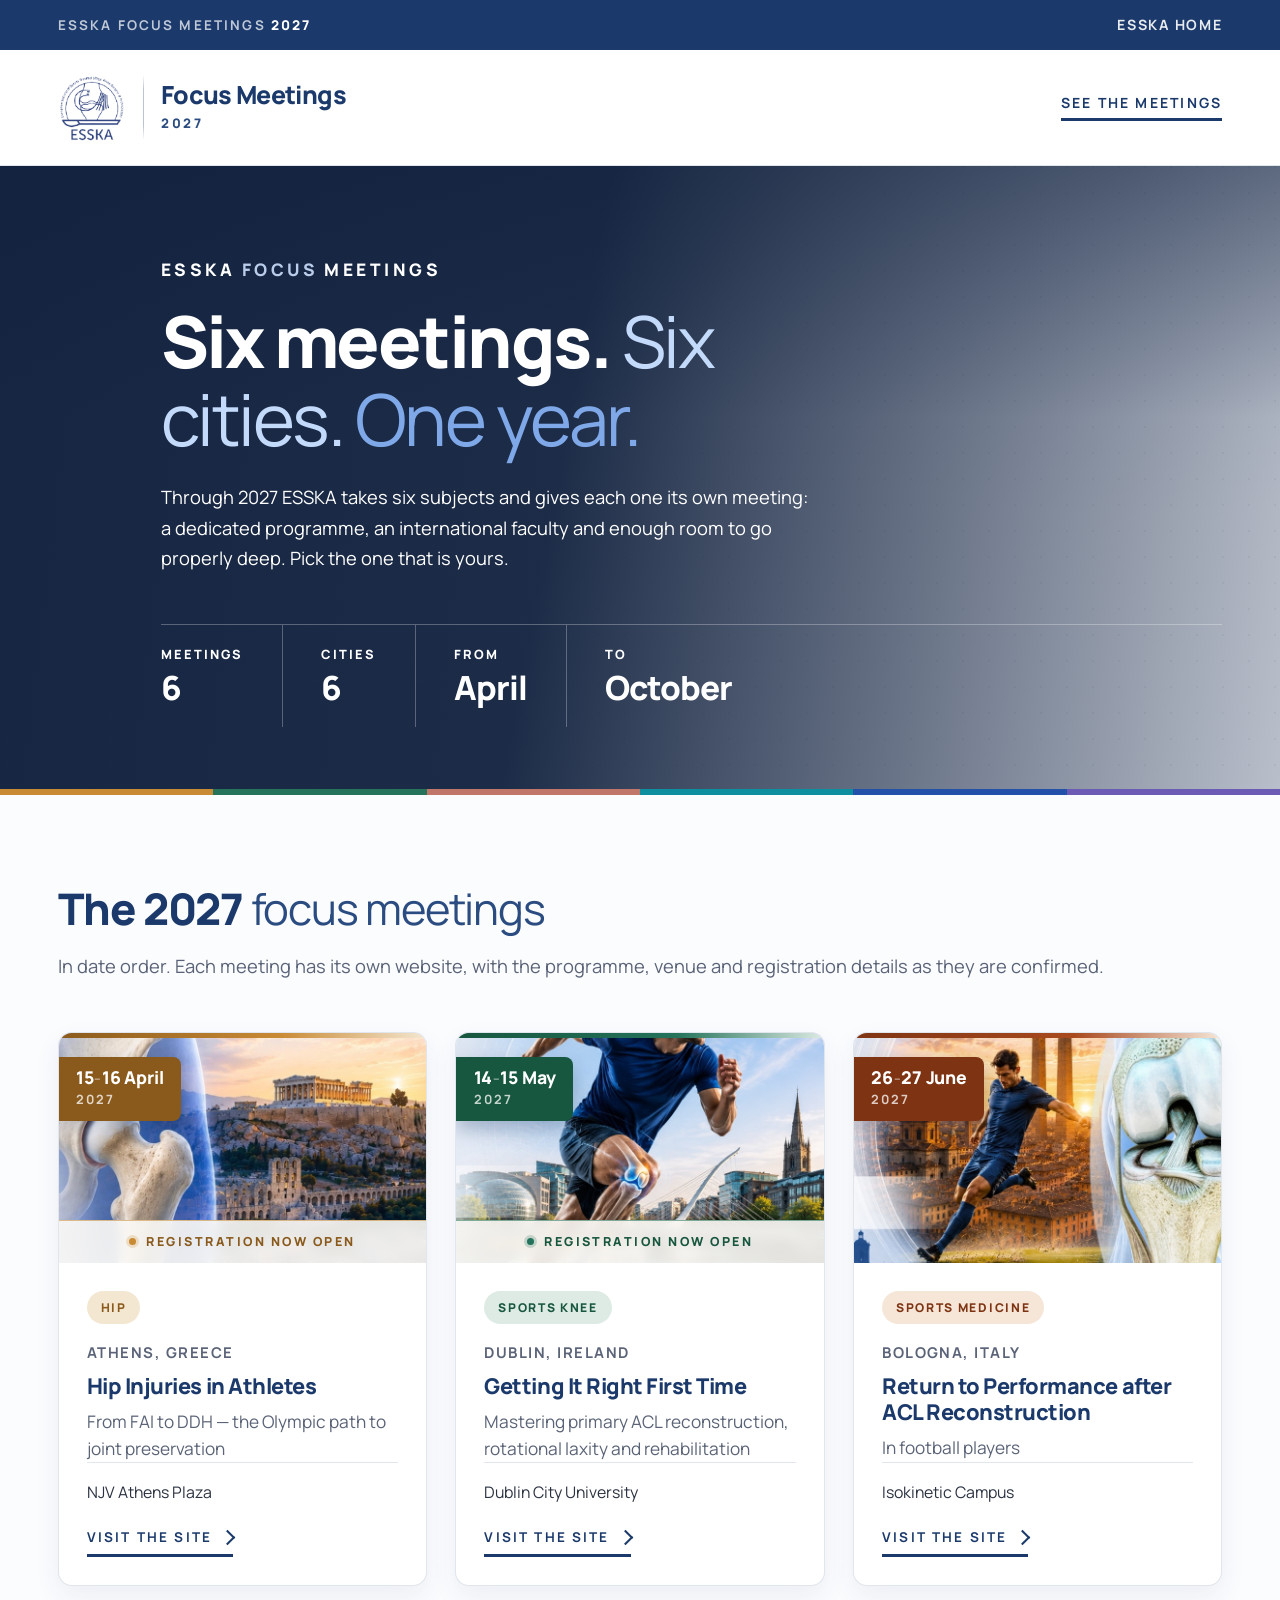
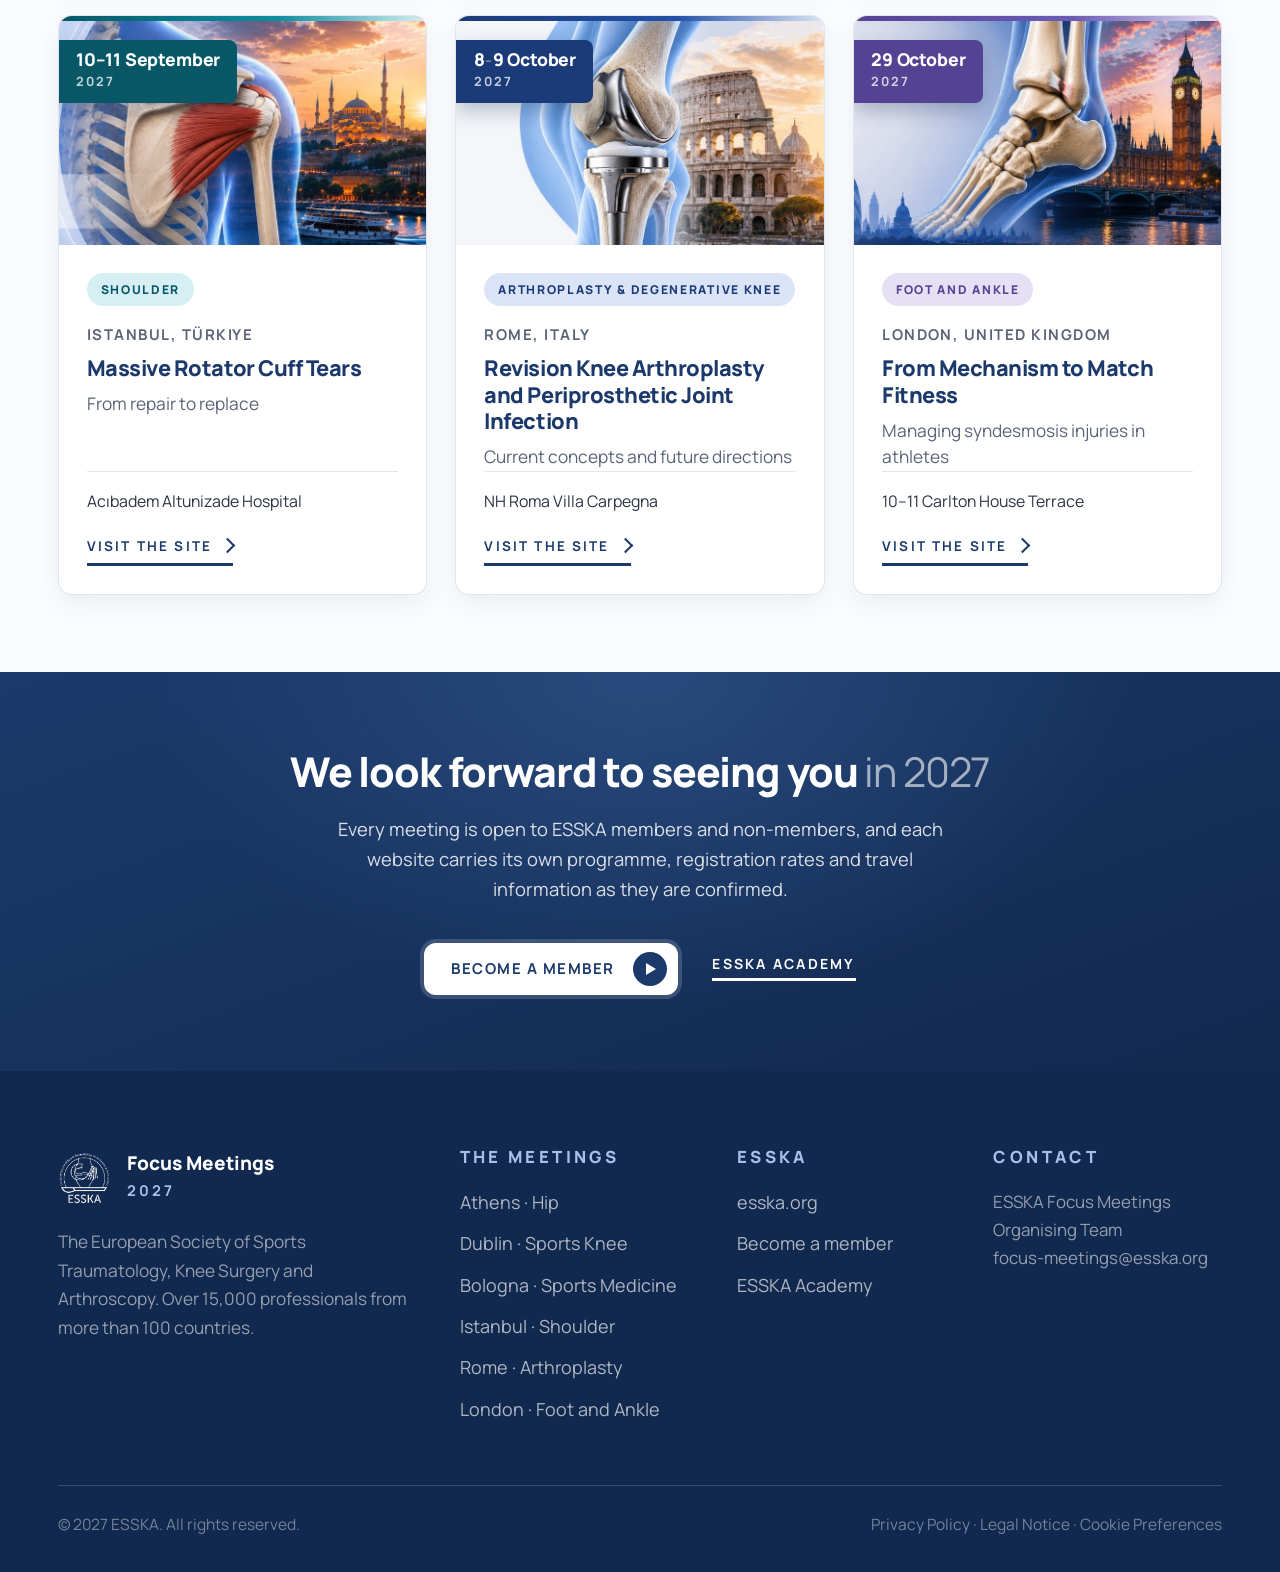
<file: sites/focus-meetings/index.html>
<!DOCTYPE html>
<html lang="en">
<head>
<meta charset="utf-8">
<meta name="viewport" content="width=device-width, initial-scale=1">
<title>ESSKA Focus Meetings 2027 | Six meetings, six cities</title>
<meta name="description" content="The six ESSKA focus meetings of 2027: Athens, Dublin, Bologna, Istanbul, Rome and London. Dates, subjects and links to each meeting's website.">
<link rel="preconnect" href="https://fonts.googleapis.com">
<link rel="preconnect" href="https://fonts.gstatic.com" crossorigin>
<link href="https://fonts.googleapis.com/css2?family=Manrope:wght@400;500;600;700;800&display=swap" rel="stylesheet">
<link rel="stylesheet" href="assets/css/styles.css?v=2026111701">
</head>
<body>

<div class="util">
  <div class="util-in">
    <span class="u-c">ESSKA Focus Meetings <b>2027</b></span>
    <a class="u-r" href="https://www.esska.org/" target="_blank" rel="noopener">ESSKA Home</a>
  </div>
</div>

<nav class="nav">
  <div class="nav-in">
    <a class="brand" href="#top">
      <img src="assets/img/logo-02.png" alt="ESSKA">
      <span class="bar" aria-hidden="true"></span>
      <span class="bn"><b>Focus Meetings</b><span class="sec">2027</span></span>
    </a>
    <a class="tlink nav-link" href="#meetings">See the meetings</a>
  </div>
</nav>

<header class="hero" id="top">
  <!-- the six cities, crossfading slowly behind the opening. Decorative only: the
       veil above it keeps the heading and the copy readable, and the whole thing
       holds still for anyone who asks for reduced motion. -->
  <div class="film" aria-hidden="true">
    <img src="assets/img/city-athens.jpg" alt="" width="1280" height="720">
    <img src="assets/img/city-dublin.jpg" alt="" width="1280" height="720" loading="lazy">
    <img src="assets/img/city-bologna.jpg" alt="" width="1280" height="720" loading="lazy">
    <img src="assets/img/city-istanbul.jpg" alt="" width="1280" height="720" loading="lazy">
    <img src="assets/img/city-rome.jpg" alt="" width="1280" height="720" loading="lazy">
    <img src="assets/img/city-london.jpg" alt="" width="1280" height="720" loading="lazy">
    <span class="veil"></span>
  </div>
  <div class="wrap">
    <p class="kicker">ESSKA <em>Focus</em> Meetings</p>
    <h1>Six meetings. <span class="lt lt-a">Six cities.</span> <span class="lt lt-b">One year.</span></h1>
    <p class="lead">Through 2027 ESSKA takes six subjects and gives each one its own meeting: a
      dedicated programme, an international faculty and enough room to go properly deep. Pick the
      one that is yours.</p>
    <dl class="facts">
      <div><dt>Meetings</dt><dd>6</dd></div>
      <div><dt>Cities</dt><dd>6</dd></div>
      <div><dt>From</dt><dd>April</dd></div>
      <div><dt>To</dt><dd>October</dd></div>
    </dl>
  </div>
  <div class="hero-strip" aria-hidden="true">
    <i style="--c:#C98A34"></i><i style="--c:#24735A"></i><i style="--c:#C0776A"></i>
    <i style="--c:#0E8FA0"></i><i style="--c:#2350A8"></i><i style="--c:#6B5BB5"></i>
  </div>
</header>

<main id="meetings">
  <div class="wrap">
    <div class="head rv">
      <h2>The 2027 <span class="lt">focus meetings</span></h2>
      <p>In date order. Each meeting has its own website, with the programme, venue and
        registration details as they are confirmed.</p>
    </div>

    <ul class="cards">

      <li class="card rv" style="--c:#C98A34;--c-d:#8A5A1C;--c-l:#F4E7D1">
        <a class="card-in" href="https://esska-focus-meetings.org/hip-2027/" target="_blank" rel="noopener">
          <span class="shot"><img src="assets/img/card-athens.jpg" alt="A render of the hip joint beside the Acropolis at sunset" width="760" height="475" loading="lazy"><span class="reg-open"><i aria-hidden="true"></i>Registration now open</span></span>
          <span class="when"><b>15<i class="dash">&ndash;</i>16 April</b><em>2027</em></span>
          <span class="body">
            <span class="tag">Hip</span>
            <span class="city">Athens, Greece</span>
            <span class="title">Hip Injuries in Athletes</span>
            <span class="sub">From FAI to DDH &mdash; the Olympic path to joint preservation</span>
            <span class="venue">NJV Athens Plaza</span>
            <span class="go">Visit the site</span>
          </span>
        </a>
      </li>

      <li class="card rv d1" style="--c:#24735A;--c-d:#17563F;--c-l:#DDEBE4">
        <a class="card-in" href="https://esska-focus-meetings.org/sports-knee-2027/" target="_blank" rel="noopener">
          <span class="shot"><img src="assets/img/card-dublin.jpg" alt="A sprinter with the knee joint highlighted, beside the River Liffey in Dublin" width="760" height="475" loading="lazy"><span class="reg-open"><i aria-hidden="true"></i>Registration now open</span></span>
          <span class="when"><b>14<i class="dash">&ndash;</i>15 May</b><em>2027</em></span>
          <span class="body">
            <span class="tag">Sports Knee</span>
            <span class="city">Dublin, Ireland</span>
            <span class="title">Getting It Right First Time</span>
            <span class="sub">Mastering primary ACL reconstruction, rotational laxity and rehabilitation</span>
            <span class="venue">Dublin City University</span>
            <span class="go">Visit the site</span>
          </span>
        </a>
      </li>

      <li class="card rv d2" style="--c:#A94A1E;--c-d:#7E3413;--c-l:#F6E6D8">
        <a class="card-in" href="https://esska-focus-meetings.org/sports-medicine-2027/" target="_blank" rel="noopener">
          <span class="shot"><img src="assets/img/card-bologna.jpg" alt="A footballer mid-kick above the rooftops of Bologna, beside a render of the knee" width="760" height="475" loading="lazy"></span>
          <span class="when"><b>26<i class="dash">&ndash;</i>27 June</b><em>2027</em></span>
          <span class="body">
            <span class="tag">Sports Medicine</span>
            <span class="city">Bologna, Italy</span>
            <span class="title">Return to Performance after ACL Reconstruction</span>
            <span class="sub">In football players</span>
            <span class="venue">Isokinetic Campus</span>
            <span class="go">Visit the site</span>
          </span>
        </a>
      </li>

      <li class="card rv" style="--c:#0E8FA0;--c-d:#075766;--c-l:#D6EFF3">
        <a class="card-in" href="https://esska-focus-meetings.org/shoulder-2027/" target="_blank" rel="noopener">
          <span class="shot"><img src="assets/img/card-istanbul.jpg" alt="A render of the shoulder beside the Istanbul skyline at sunset" width="760" height="475" loading="lazy"></span>
          <span class="when"><b>10&ndash;11 September</b><em>2027</em></span>
          <span class="body">
            <span class="tag">Shoulder</span>
            <span class="city">Istanbul, T&uuml;rkiye</span>
            <span class="title">Massive Rotator Cuff Tears</span>
            <span class="sub">From repair to replace</span>
            <span class="venue">Ac&#305;badem Altunizade Hospital</span>
            <span class="go">Visit the site</span>
          </span>
        </a>
      </li>

      <li class="card rv d1" style="--c:#2350A8;--c-d:#1B3A78;--c-l:#DBE4F6">
        <a class="card-in" href="https://esska-focus-meetings.org/arthroplasty-2027/" target="_blank" rel="noopener">
          <span class="shot"><img src="assets/img/card-rome-knee.jpg" alt="A total knee replacement beside the Colosseum in Rome" width="760" height="475" loading="lazy"></span>
          <span class="when"><b>8<i class="dash">&ndash;</i>9 October</b><em>2027</em></span>
          <span class="body">
            <span class="tag">Arthroplasty &amp; Degenerative Knee</span>
            <span class="city">Rome, Italy</span>
            <span class="title">Revision Knee Arthroplasty and Periprosthetic Joint Infection</span>
            <span class="sub">Current concepts and future directions</span>
            <span class="venue">NH Roma Villa Carpegna</span>
            <span class="go">Visit the site</span>
          </span>
        </a>
      </li>

      <li class="card rv d2" style="--c:#6B5BB5;--c-d:#544393;--c-l:#E5E0F4">
        <a class="card-in" href="https://esska-focus-meetings.org/foot-ankle-2027/" target="_blank" rel="noopener">
          <span class="shot"><img src="assets/img/card-london.jpg" alt="A render of the ankle in front of the Houses of Parliament at dusk" width="760" height="475" loading="lazy"></span>
          <span class="when"><b>29 October</b><em>2027</em></span>
          <span class="body">
            <span class="tag">Foot and Ankle</span>
            <span class="city">London, United Kingdom</span>
            <span class="title">From Mechanism to Match Fitness</span>
            <span class="sub">Managing syndesmosis injuries in athletes</span>
            <span class="venue">10&ndash;11 Carlton House Terrace</span>
            <span class="go">Visit the site</span>
          </span>
        </a>
      </li>

    </ul>

  </div>
</main>

<section class="band">
  <div class="wrap">
    <h2>We look forward to seeing you <span class="lt">in&nbsp;2027</span></h2>
    <p>Every meeting is open to ESSKA members and non-members, and each website carries its own
      programme, registration rates and travel information as they are confirmed.</p>
    <div class="band-go">
      <a class="pill" href="https://www.esska.org/page/Membership" target="_blank" rel="noopener"><span>Become a member</span><span class="pill-i" aria-hidden="true"><svg viewBox="0 0 10 12"><path d="M0 0l10 6-10 6z"/></svg></span></a>
      <a class="tlink on-dark" href="https://esskaeducation.org/homepage?utm_source=esska_educ_acad" target="_blank" rel="noopener">ESSKA Academy</a>
    </div>
  </div>
</section>

<footer>
  <div class="wrap">
    <div class="f-grid">
      <div>
        <div class="f-brand"><img src="assets/img/logo-06.png" alt="ESSKA"><div><b>Focus Meetings</b><span>2027</span></div></div>
        <p>The European Society of Sports Traumatology, Knee Surgery and Arthroscopy. Over 15,000
          professionals from more than 100 countries.</p>
      </div>
      <div><h4>The meetings</h4><ul>
        <li><a href="https://esska-focus-meetings.org/hip-2027/">Athens &middot; Hip</a></li>
        <li><a href="https://esska-focus-meetings.org/sports-knee-2027/">Dublin &middot; Sports Knee</a></li>
        <li><a href="https://esska-focus-meetings.org/sports-medicine-2027/">Bologna &middot; Sports Medicine</a></li>
        <li><a href="https://esska-focus-meetings.org/shoulder-2027/">Istanbul &middot; Shoulder</a></li>
        <li><a href="https://esska-focus-meetings.org/arthroplasty-2027/">Rome &middot; Arthroplasty</a></li>
        <li><a href="https://esska-focus-meetings.org/foot-ankle-2027/">London &middot; Foot and Ankle</a></li></ul></div>
      <div><h4>ESSKA</h4><ul>
        <li><a href="https://www.esska.org/" target="_blank" rel="noopener">esska.org</a></li>
        <li><a href="https://www.esska.org/page/Membership" target="_blank" rel="noopener">Become a member</a></li>
        <li><a href="https://esskaeducation.org/homepage?utm_source=esska_educ_acad" target="_blank" rel="noopener">ESSKA Academy</a></li></ul></div>
      <div><h4>Contact</h4><p class="f-addr">ESSKA Focus Meetings Organising Team<br><a href="mailto:focus-meetings@esska.org">focus-meetings@esska.org</a></p></div>
    </div>
    <div class="f-base"><span>&copy; 2027 ESSKA. All rights reserved.</span><span>Privacy Policy &middot; Legal Notice &middot; Cookie Preferences</span></div>
  </div>
</footer>

<script src="assets/js/app.js?v=2026100940"></script>
</body>
</html>
</file>
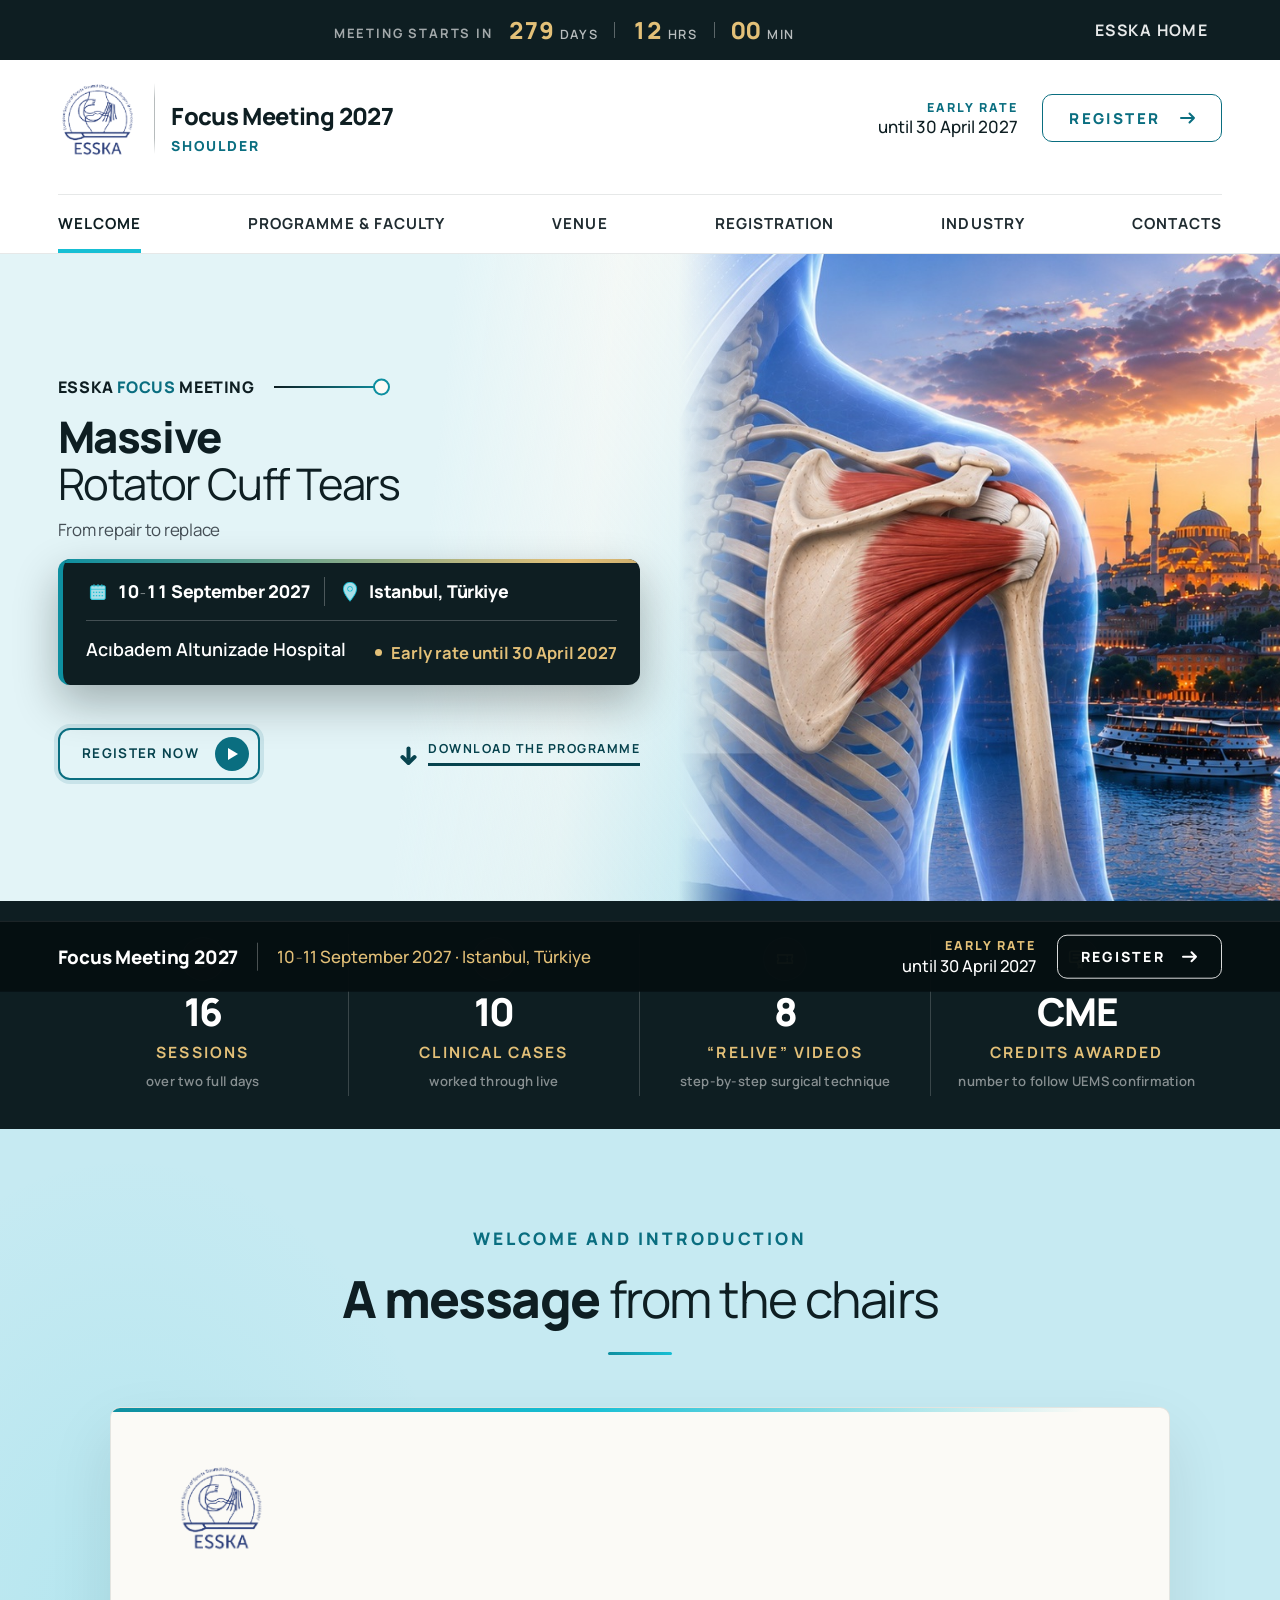
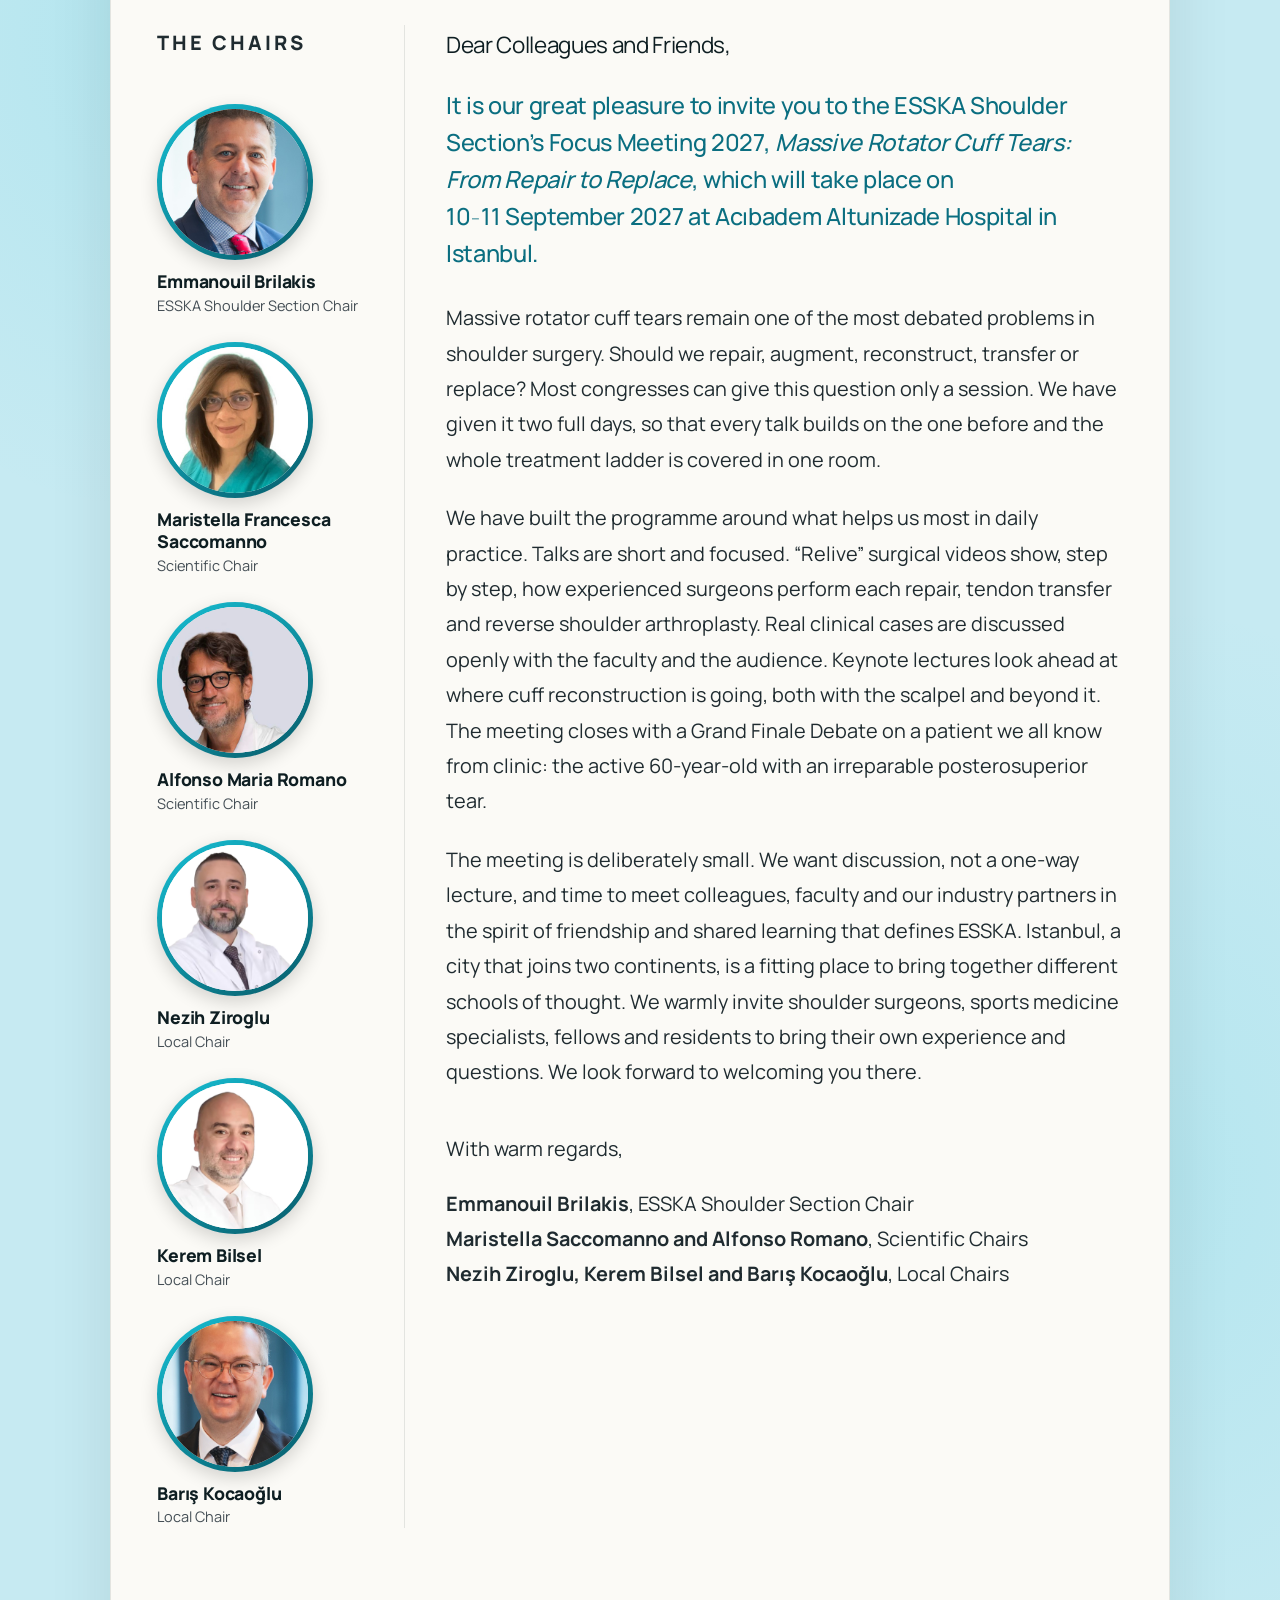
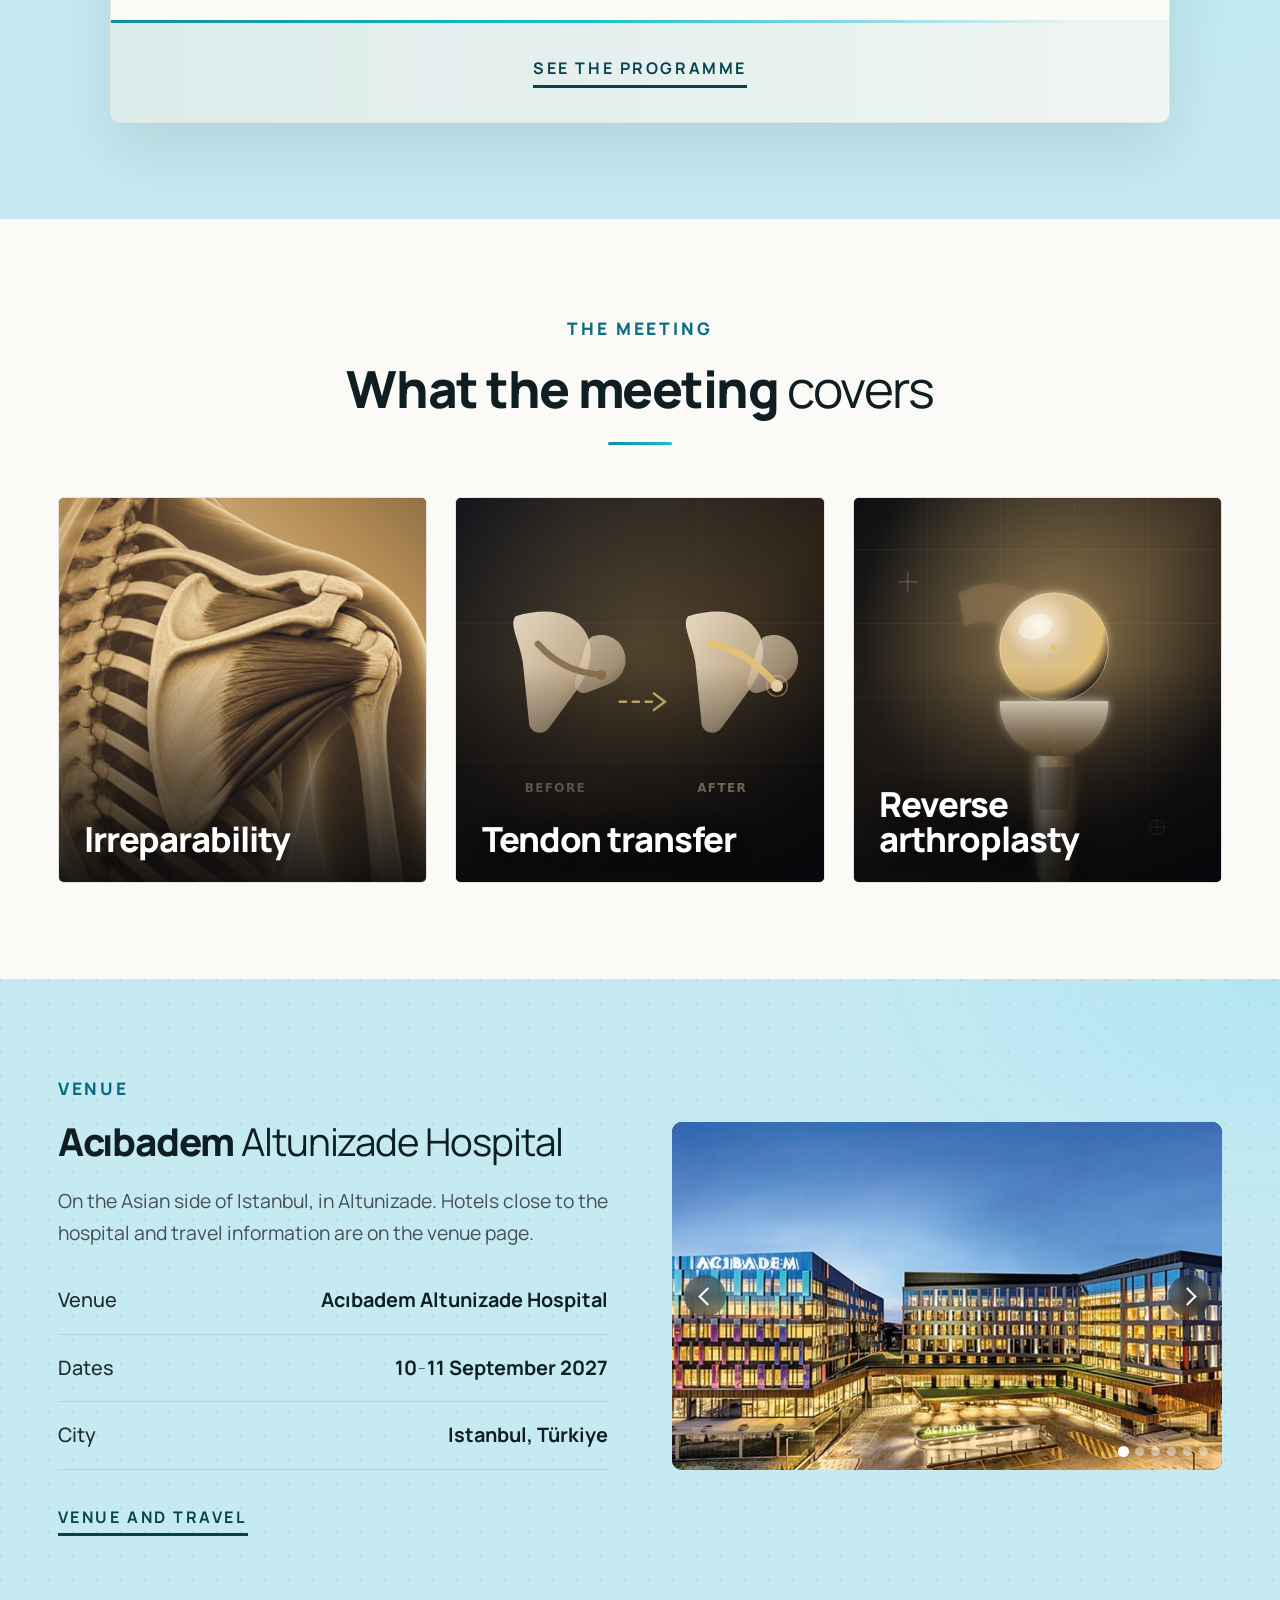
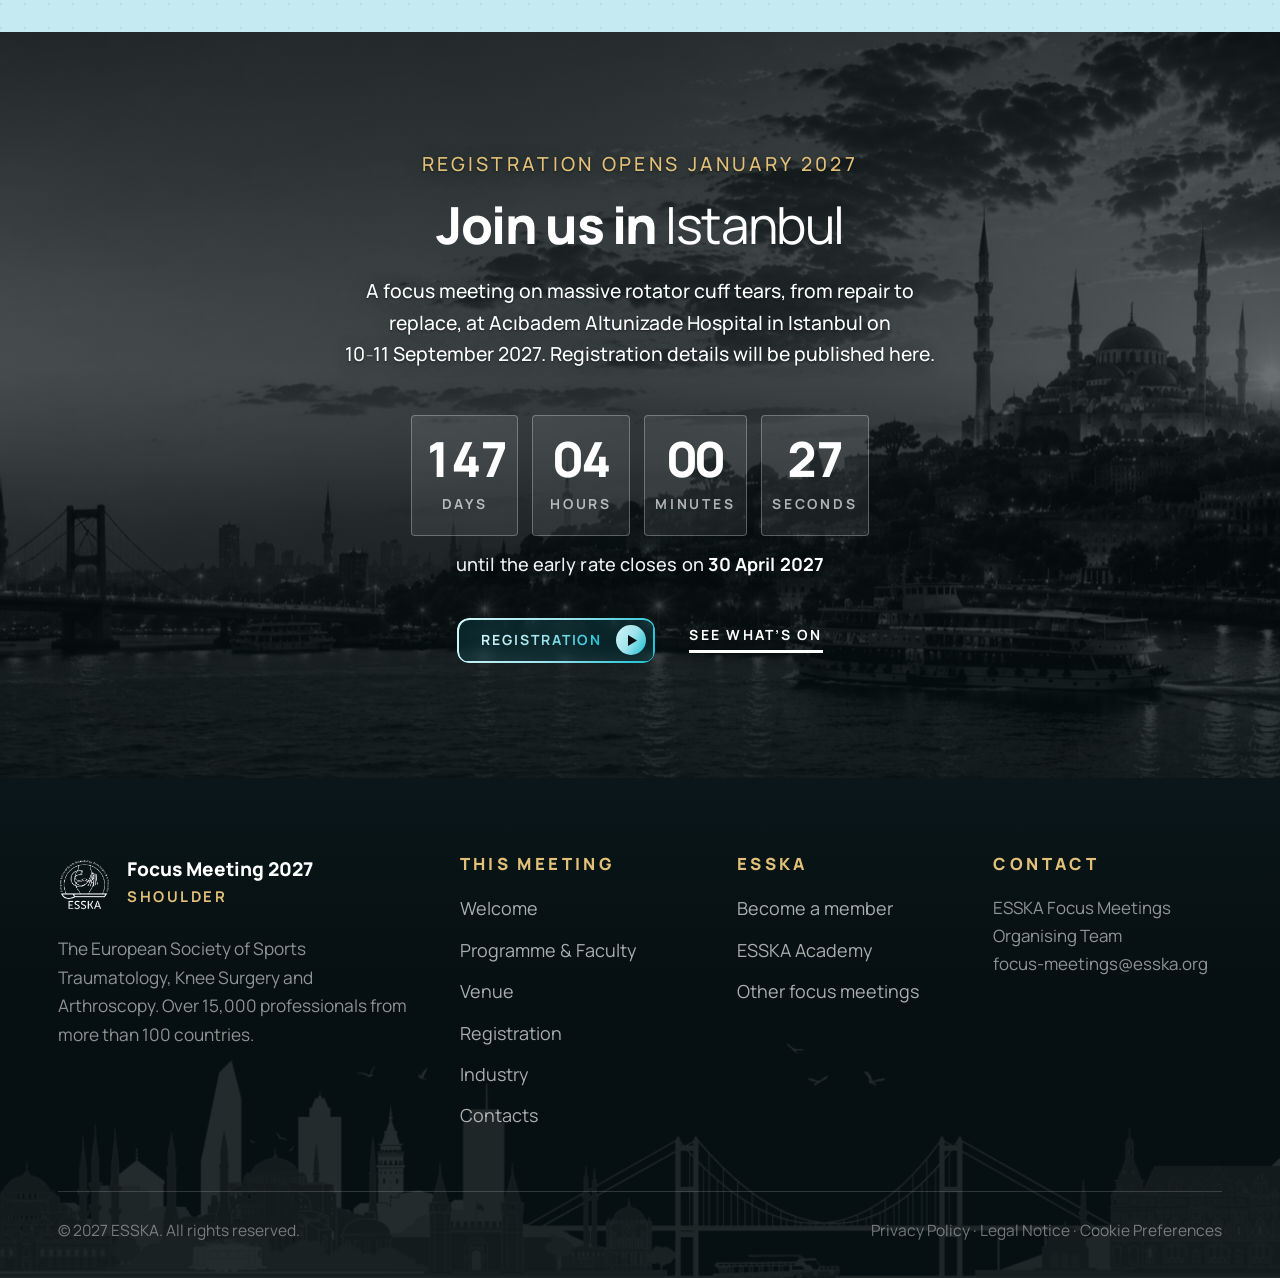
<file: sites/istanbul-2027/index.html>
<!DOCTYPE html>
<html lang="en">
<head>
<meta charset="utf-8">
<meta name="viewport" content="width=device-width, initial-scale=1">
<title>Massive Rotator Cuff Tears: From Repair to Replace | ESSKA Focus Meeting 2027, Istanbul</title>
<link rel="preconnect" href="https://fonts.googleapis.com">
<link rel="preconnect" href="https://fonts.gstatic.com" crossorigin>
<link href="https://fonts.googleapis.com/css2?family=Manrope:wght@400;500;600;700;800&display=swap" rel="stylesheet">
<link rel="stylesheet" href="assets/css/styles.css?v=2026102801">
</head>
<body>

<div class="util" id="util">
  <div class="util-in">
    <span class="u-c" id="cd" aria-label="Time until the meeting">
      <em class="lbl-long">Meeting starts in</em>
      <span><b id="uD">000</b>days</span><i></i>
      <span><b id="uH">00</b>hrs</span><i></i>
      <span><b id="uM">00</b>min</span>
      <span class="compact"><b id="uD2">000</b>days to go</span>
    </span>
    <!-- shown instead of the countdown until MEETING_START is set in app.js -->
    <span class="u-c u-when" id="cdTba" hidden><em>10<i class="dash">&ndash;</i>11 September 2027</em><i></i><em>Istanbul, T&uuml;rkiye</em></span>
    <span class="u-r">
      <a href="https://www.esska.org/" target="_blank" rel="noopener">ESSKA Home</a>
    </span>
  </div>
</div>
<nav class="nav" id="nav">
  <div class="nav-in">
    <a class="brand" href="#" data-go="welcome">
      <img src="assets/img/logo-02.png" alt="ESSKA">
      <span class="bar" aria-hidden="true"></span>
      <span class="bn"><b>Focus Meeting 2027</b><span class="sec">SHOULDER</span></span>
    </a>
    <ul id="menu">
      <li><a href="#" data-go="welcome" class="on">Welcome</a></li>
      <li><a href="#" data-go="programme">Programme &amp; Faculty</a></li>
      <li><a href="#" data-go="venue">Venue</a></li>
      <li><a href="#" data-go="registration">Registration</a></li>
      <li><a href="#" data-go="industry">Industry</a></li>
      <li><a href="#" data-go="contacts">Contacts</a></li>
      <li class="menu-foot">
        <a class="pill pill-menu" href="#" data-go="registration"><span>Register now</span><span class="pill-i" aria-hidden="true"><svg viewBox="0 0 10 12"><path d="M0 0l10 6-10 6z"/></svg></span></a>
        <p class="menu-early"><span class="er-until">to be confirmed</span></p>
      </li>
    </ul>
    <button class="nav-burger" id="navBurger" type="button" aria-expanded="false" aria-controls="menu" aria-label="Menu"><span class="nb-bars" aria-hidden="true"><i></i><i></i><i></i></span></button>
    <div class="navreg nav-cta" id="navreg"><p class="nav-early"><small>Early rate</small><span class="er-until">to be confirmed</span></p><a class="nav-reg" href="#" data-go="registration"><span>Register</span><svg class="reg-arrow" viewBox="0 0 16 12" aria-hidden="true" fill="none" stroke="currentColor" stroke-width="2" stroke-linecap="round" stroke-linejoin="round"><path d="M1 6h13M9.5 1.5 14 6l-4.5 4.5"/></svg></a></div>
  </div>
</nav>

<!-- ==================== WELCOME AND INTRODUCTION ==================== -->
<main id="welcome">
  <header class="hero">
    <div class="art-wrap">
      <img class="art" src="assets/img/key-visual-istanbul.jpg"
           alt="A shoulder anatomy render showing the rotator cuff, beside the Bosphorus and a mosque in Istanbul at dusk">
    </div>
    <div class="hero-in">
      <div class="hero-txt">
        <div class="kicker"><span>ESSKA <em>FOCUS</em> MEETING</span><i></i></div>
        <h1>Massive <span class="lt">Rotator Cuff Tears</span></h1>
        <p class="strap">From repair to replace</p>

        <div class="ebar">
          <div class="ebar-row">
            <span class="ebar-item">
              <img src="assets/img/icon-date.png" alt="">
              <b><time datetime="2027-09-10">10</time><i class="dash">&ndash;</i><time datetime="2027-09-11">11 September 2027</time></b>
            </span>
            <span class="ebar-sep" aria-hidden="true"></span>
            <span class="ebar-item">
              <img src="assets/img/icon-place.png" alt="">
              <b>Istanbul, T&uuml;rkiye</b>
            </span>
          </div>
          <div class="ebar-foot">
            <p class="ebar-venue">Ac&#305;badem Altunizade Hospital</p>
            <p class="ebar-early"><i aria-hidden="true"></i><span>Early rate until <span id="erDate2"><abbr class="tbc" title="To be confirmed">TBC</abbr></span></span></p>
          </div>
        </div>

        <div class="hero-cta">
          <a class="pill" href="#" data-go="registration"><span>Register now</span><span class="pill-i" aria-hidden="true"><svg viewBox="0 0 10 12"><path d="M0 0l10 6-10 6z"/></svg></span></a>
          <a class="tlink tlink-dl" href="assets/ESSKA-Shoulder-Focus-Meeting-Istanbul-2027-Programme.pdf" download><svg class="dl-ic" viewBox="0 0 16 16" aria-hidden="true" fill="none" stroke="currentColor" stroke-width="3.4" stroke-linecap="round" stroke-linejoin="round"><path class="dl-stem" d="M8 2.2v7.9"/><path class="dl-head" d="M2.9 9.3 8 14.3l5.1-5"/></svg><span>Download the programme</span></a>
        </div>
      </div>
    </div>
  </header>
  <section class="band-num">
    <div class="wrap grid">
      <div class="n rv"><i class="n-ic" aria-hidden="true"><svg viewBox="0 0 24 24" fill="none" stroke="currentColor" stroke-width="1.7" stroke-linecap="round" stroke-linejoin="round"><circle cx="12" cy="12" r="8.5"/><path d="M12 7.5V12l3 2"/></svg></i><b data-to="16">0</b><span>Sessions</span><em>over two full days</em></div>
      <div class="n rv d1"><i class="n-ic" aria-hidden="true"><svg viewBox="0 0 24 24" fill="none" stroke="currentColor" stroke-width="1.7" stroke-linecap="round" stroke-linejoin="round"><circle cx="9" cy="8.5" r="3.2"/><path d="M3.5 19a5.5 5.5 0 0 1 11 0"/><circle cx="17" cy="9.5" r="2.5"/><path d="M15.6 14.3A4.6 4.6 0 0 1 20.5 19"/></svg></i><b data-to="10">0</b><span>Clinical cases</span><em>worked through live</em></div>
      <div class="n rv d2"><i class="n-ic" aria-hidden="true"><svg viewBox="0 0 24 24" fill="none" stroke="currentColor" stroke-width="1.7" stroke-linecap="round" stroke-linejoin="round"><path d="M4 7.5h16v2.8a1.9 1.9 0 0 0 0 3.4v2.8H4v-2.8a1.9 1.9 0 0 0 0-3.4z"/><path d="M14.5 7.5v9" stroke-dasharray="1.6 2"/></svg></i><b data-to="8">0</b><span>&ldquo;Relive&rdquo; videos</span><em>step-by-step surgical technique</em></div>
      <div class="n rv d3"><i class="n-ic" aria-hidden="true"><svg viewBox="0 0 24 24" fill="none" stroke="currentColor" stroke-width="1.7" stroke-linecap="round" stroke-linejoin="round"><rect x="4" y="3.5" width="16" height="12" rx="2"/><path d="M8 7.5h8M8 11h5"/><circle cx="15.5" cy="16.5" r="2.6"/><path d="m14.2 18.7-.9 2.8 2.2-.9 2.2.9-.9-2.8"/></svg></i><b>CME</b><span>Credits awarded</span><em>number to follow UEMS confirmation</em></div>
    </div>
      <div class="band-dots" aria-hidden="true"></div>
  </section>

  <section class="sec-letter tint">
    <div class="wrap">
      <div class="head center rv">
        <p class="eyebrow">Welcome and Introduction</p>
        <h2>A message <span class="lt">from the chairs</span></h2>
        <hr class="orn">
      </div>
      <div class="letterhead rv d1">
        <img class="lh-mark" src="assets/img/logo-02.png" alt="">
        <aside class="lh-chairs">
          <p class="lh-label">The chairs</p>
          <div class="sign">
            <figure>
              <img src="assets/img/chair-brilakis.jpg" alt="Emmanouil Brilakis">
              <figcaption>
                <b>Emmanouil Brilakis</b>
                <span>ESSKA Shoulder Section Chair</span>
              </figcaption>
            </figure>
            <figure>
              <img src="assets/img/chair-saccomanno.jpg" alt="Maristella Francesca Saccomanno">
              <figcaption>
                <b>Maristella Francesca Saccomanno</b>
                <span>Scientific Chair</span>
              </figcaption>
            </figure>
            <figure>
              <img src="assets/img/chair-romano.jpg" alt="Alfonso Maria Romano">
              <figcaption>
                <b>Alfonso Maria Romano</b>
                <span>Scientific Chair</span>
              </figcaption>
            </figure>
            <figure>
              <img src="assets/img/chair-ziroglu.jpg" alt="Nezih Ziroglu">
              <figcaption>
                <b>Nezih Ziroglu</b>
                <span>Local Chair</span>
              </figcaption>
            </figure>
            <figure>
              <img src="assets/img/chair-bilsel.jpg" alt="Kerem Bilsel">
              <figcaption>
                <b>Kerem Bilsel</b>
                <span>Local Chair</span>
              </figcaption>
            </figure>
            <figure>
              <img src="assets/img/chair-kocaoglu.jpg" alt="Bar&#305;&#351; Kocao&#287;lu">
              <figcaption>
                <b>Bar&#305;&#351; Kocao&#287;lu</b>
                <span>Local Chair</span>
              </figcaption>
            </figure>
          </div>
        </aside>
        <div class="lh-main">
          <p class="salut">Dear Colleagues and Friends,</p>
          <p class="lead">It is our great pleasure to invite you to the ESSKA Shoulder Section&rsquo;s Focus Meeting 2027, <em>Massive Rotator Cuff Tears: From Repair to Replace</em>, which will take place on <span class="nowrap">10<i class="dash">&ndash;</i>11 September 2027</span> at Ac&#305;badem Altunizade Hospital in Istanbul.</p>
          <p>Massive rotator cuff tears remain one of the most debated problems in shoulder surgery. Should we repair, augment, reconstruct, transfer or replace? Most congresses can give this question only a session. We have given it two full days, so that every talk builds on the one before and the whole treatment ladder is covered in one room.</p>
          <p>We have built the programme around what helps us most in daily practice. Talks are short and focused. &ldquo;Relive&rdquo; surgical videos show, step by step, how experienced surgeons perform each repair, tendon transfer and reverse shoulder arthroplasty. Real clinical cases are discussed openly with the faculty and the audience. Keynote lectures look ahead at where cuff reconstruction is going, both with the scalpel and beyond it. The meeting closes with a Grand Finale Debate on a patient we all know from clinic: the active 60-year-old with an irreparable posterosuperior tear.</p>
          <p>The meeting is deliberately small. We want discussion, not a one-way lecture, and time to meet colleagues, faculty and our industry partners in the spirit of friendship and shared learning that defines ESSKA. Istanbul, a city that joins two continents, is a fitting place to bring together different schools of thought. We warmly invite shoulder surgeons, sports medicine specialists, fellows and residents to bring their own experience and questions. We look forward to welcoming you there.</p>
          <p class="lh-sign">With warm regards,<br><b>Emmanouil Brilakis</b>, ESSKA Shoulder Section Chair<br><b>Maristella Saccomanno and Alfonso Romano</b>, Scientific Chairs<br><b>Nezih Ziroglu, Kerem Bilsel and Bar&#305;&#351; Kocao&#287;lu</b>, Local Chairs</p>
        </div>
        <div class="letter-cta"><a class="tlink" href="#" data-go="programme">See the programme</a></div>
      </div>
    </div>
  </section>

  <section>
    <div class="wrap">
      <div class="center rv">
        <p class="eyebrow">The meeting</p>
        <h2>What the meeting <span class="lt">covers</span></h2>
        <hr class="orn">
      </div>
      <!-- topic names from the Istanbul moodboard; replace with the confirmed sessions -->
      <div class="topics">
        <div class="topic rv"><div class="tile t1" tabindex="0"><img class="art" src="assets/img/card-cuff-ink.jpg" alt="The rotator cuff, in the meeting’s ink and gold" loading="lazy"><span class="word">Irreparability</span>
            <div class="bd"><h3>Irreparability</h3>
          <p class="t-meta">Day one &middot; Sessions 2 and 6</p>
          <p>Irreparable anterosuperior and posterosuperior tears: functional repair, superior capsular reconstruction and the choice between tendon transfers.</p></div>
          </div></div>
        <div class="topic rv d1"><div class="tile t2" tabindex="0"><img class="art" src="assets/img/card-transfer-ink.svg" alt="A drawing of a tendon transfer, before and after" loading="lazy"><span class="word">Tendon transfer</span>
            <div class="bd"><h3>Tendon transfer</h3>
          <p class="t-meta">Day one &middot; Expert debate</p>
          <p>Which tendon transfer? Evidence-based indications and outcomes, with &ldquo;Relive&rdquo; videos of pectoralis minor, pectoralis major and latissimus dorsi transfers.</p></div>
          </div></div>
        <div class="topic rv d2"><div class="tile t3" tabindex="0"><img class="art" src="assets/img/card-reverse-ink.svg" alt="A drawing of a reverse shoulder replacement" loading="lazy"><span class="word">Reverse arthroplasty</span>
            <div class="bd"><h3>Reverse arthroplasty</h3>
          <p class="t-meta">Day two &middot; Sessions 11 and 13</p>
          <p>When arthroscopy is no longer enough: indications, implant design and planning, and four &ldquo;Relive&rdquo; videos of surgical approaches, navigation and robotics.</p></div>
          </div></div>
      </div>
      <p class="swipe-hint" aria-hidden="true"><i></i>Swipe for more<i></i></p>
    </div>
  </section>

  <section class="tint">
    <div class="wrap feature flip">
      <div class="rv d1"><div class="shot wide">
      <div class="slideshow" data-autoplay="6000" aria-roledescription="carousel" aria-label="Photographs of the hospital">
        <figure class="ss-slide is-on"><img src="assets/img/venue-1.jpg" alt="The hospital at dusk"></figure>
        <figure class="ss-slide"><img src="assets/img/venue-2.jpg" alt="A lounge with a fireplace inside the hospital" loading="lazy"></figure>
        <figure class="ss-slide"><img src="assets/img/venue-3.jpg" alt="A seating area with a mural of the Galata Tower" loading="lazy"></figure>
        <figure class="ss-slide"><img src="assets/img/venue-4.jpg" alt="The atrium, with the reception desks" loading="lazy"></figure>
        <figure class="ss-slide"><img src="assets/img/venue-5.jpg" alt="A waiting area" loading="lazy"></figure>
        <figure class="ss-slide"><img src="assets/img/venue-6.jpg" alt="A corridor in the clinical area" loading="lazy"></figure>
        <button class="ss-nav ss-prev" type="button" aria-label="Previous photograph"></button>
        <button class="ss-nav ss-next" type="button" aria-label="Next photograph"></button>
        <div class="ss-dots"></div>
      </div>
      </div></div>
      <div class="rv">
        <p class="eyebrow">Venue</p>
        <h2 class="h-fit">Ac&#305;badem <span class="lt">Altunizade Hospital</span></h2>
        <p class="lead" style="margin-top:1.3rem">On the Asian side of Istanbul, in Altunizade. Hotels close to the hospital and travel information are on the venue page.</p>
        <div class="row"><span>Venue</span><b>Ac&#305;badem Altunizade Hospital</b></div>
        <div class="row"><span>Dates</span><b>10<i class="dash">&ndash;</i>11 September 2027</b></div>
        <div class="row"><span>City</span><b>Istanbul, T&uuml;rkiye</b></div>
        <div style="margin-top:1.8rem"><a class="tlink" href="#" data-go="venue">Venue and travel</a></div>
      </div>
    </div>
  </section>

  <section class="bleed">
    <img class="bg" src="assets/img/header-bosphorus.jpg" alt="">
    <div class="scrim"></div>
    <div class="wrap">
      <div class="rv">
        <p class="eyebrow">Registration opens January 2027</p>
        <h2>Join us in <span class="lt">Istanbul</span></h2>
        <p>A focus meeting on massive rotator cuff tears, from repair to replace, at Ac&#305;badem Altunizade Hospital in Istanbul on <span class="nowrap">10<i class="dash">&ndash;</i>11 September 2027</span>. Registration details will be published here.</p>
      </div>
      <div class="count rv d1" id="erCount">
        <div><b id="cD">00</b><span>Days</span></div>
        <div><b id="cH">00</b><span>Hours</span></div>
        <div><b id="cM">00</b><span>Minutes</span></div>
        <div><b id="cS">00</b><span>Seconds</span></div>
      </div>
      <p class="note-date" id="erNote">until the early rate closes on <b id="erDate" style="font-weight:700;color:#fff"><abbr class="tbc" title="To be confirmed">TBC</abbr></b></p>
      <div class="go rv d2">
        <a class="pill" href="#" data-go="registration"><span>Registration</span><span class="pill-i" aria-hidden="true"><svg viewBox="0 0 10 12"><path d="M0 0l10 6-10 6z"/></svg></span></a>
        <a class="tlink" href="#" data-go="programme">See what&rsquo;s on</a>
      </div>
    </div>
  </section>
</main>

<!-- ==================== PROGRAMME AND FACULTY ==================== -->
<main id="programme" hidden>
  <header class="ph ph-programme">
    <img class="bg" src="assets/img/header-anatomy.jpg" alt="">
    <div class="scrim"></div>
    <img class="sky" src="assets/img/skyline-istanbul.png" alt="">
    <div class="wrap">
      <p class="crumb">ESSKA Focus Meeting</p>
      <h1>Programme <span class="lt">and Faculty</span></h1>
      <p>Preliminary programme for the two days, with the chairs.</p>
    </div>
    <div class="wrap ph-meta"><span><b>10<i class="dash">&ndash;</i>11 September 2027</b></span><span>Ac&#305;badem Altunizade Hospital</span><span>Istanbul, T&uuml;rkiye</span></div>
  </header>
  <section class="tint">
    <div class="wrap">
      <div class="why-top rv">
        <div><p class="eyebrow">The meeting</p><h2>Why this meeting is <span class="lt">worth the trip</span></h2></div>
        <p class="why-intro">Most congresses spread a shoulder surgeon&rsquo;s time across dozens of unrelated topics. This one doesn&rsquo;t. Two full days are dedicated entirely to rotator cuff tears, from primary repair through salvage reconstruction, so every talk builds on the last.</p>
      </div>
      <div class="why-box rv" id="whyBox">
        <div class="why-tabs" role="tablist" aria-label="Six reasons to attend">
          <button class="why-tab" type="button" role="tab" id="whyTab0" aria-controls="whyPanel0" aria-selected="true">Real controversy</button>
          <button class="why-tab" type="button" role="tab" id="whyTab1" aria-controls="whyPanel1" aria-selected="false" tabindex="-1">Operative video</button>
          <button class="why-tab" type="button" role="tab" id="whyTab2" aria-controls="whyPanel2" aria-selected="false" tabindex="-1">Case-heavy</button>
          <button class="why-tab" type="button" role="tab" id="whyTab3" aria-controls="whyPanel3" aria-selected="false" tabindex="-1">Full treatment ladder</button>
          <button class="why-tab" type="button" role="tab" id="whyTab4" aria-controls="whyPanel4" aria-selected="false" tabindex="-1">Forward-looking</button>
          <button class="why-tab" type="button" role="tab" id="whyTab5" aria-controls="whyPanel5" aria-selected="false" tabindex="-1">Keynotes</button>
        </div>
        <div class="why-panels">
          <div class="why-panel" role="tabpanel" id="whyPanel0" aria-labelledby="whyTab0"><i aria-hidden="true">01</i><div><b>Built around real controversy</b><p>Sessions are framed as direct head-to-heads: open versus arthroscopic repair, superior capsular reconstruction with the long head of the biceps versus fascia lata autograft, latissimus dorsi versus lower trapezius transfer.</p></div></div>
          <div class="why-panel" role="tabpanel" id="whyPanel1" aria-labelledby="whyTab1" hidden><i aria-hidden="true">02</i><div><b>Operative video, not just slides</b><p>The &ldquo;Relive&rdquo; segments walk through, step by step, how the presenting surgeon performs each repair, tendon transfer or reverse shoulder arthroplasty.</p></div></div>
          <div class="why-panel" role="tabpanel" id="whyPanel2" aria-labelledby="whyTab2" hidden><i aria-hidden="true">03</i><div><b>Case-heavy, not lecture-heavy</b><p>Ten real clinical cases are worked through live across the two days, including a dedicated four-case problem-solving session on day two.</p></div></div>
          <div class="why-panel" role="tabpanel" id="whyPanel3" aria-labelledby="whyTab3" hidden><i aria-hidden="true">04</i><div><b>The full treatment ladder</b><p>From augmentation and biological repair through superior capsular reconstruction and tendon transfer to reverse shoulder arthroplasty, in one programme.</p></div></div>
          <div class="why-panel" role="tabpanel" id="whyPanel4" aria-labelledby="whyTab4" hidden><i aria-hidden="true">05</i><div><b>Forward-looking content</b><p>A special session on biomechanics and preoperative planning: the questions shoulder reconstruction will be answering next.</p></div></div>
          <div class="why-panel" role="tabpanel" id="whyPanel5" aria-labelledby="whyTab5" hidden><i aria-hidden="true">06</i><div><b>Keynote lectures</b><p>Food for thought on hot topics concerning the scalpel, and beyond the scalpel.</p></div></div>
        </div>
      </div>
      <p class="why-for rv"><b>Who it&rsquo;s for</b>Shoulder and sports medicine surgeons, arthroscopy fellows and residents managing rotator cuff pathology at any point along the repair-to-reconstruction spectrum.</p>
    </div>
  </section>

  <section>
    <div class="wrap">
      <div class="head rv"><p class="eyebrow">Scientific programme</p><h2>Day <span class="lt">by day</span></h2></div>
      <p class="prog-note rv">Preliminary programme, subject to change. Moderators, faculty assignments and case presenters are to be confirmed.</p>
      <div class="summary">
        <div class="sm rv"><i class="sm-ic" aria-hidden="true"><svg viewBox="0 0 24 24" fill="none" stroke="currentColor" stroke-width="1.7" stroke-linecap="round" stroke-linejoin="round"><circle cx="12" cy="12" r="8.5"/><path d="M12 7.5V12l3 2"/></svg></i><b>2 days</b><span>Scientific programme</span><em>Friday and Saturday</em></div>
        <div class="sm rv d1"><i class="sm-ic" aria-hidden="true"><svg viewBox="0 0 24 24" fill="none" stroke="currentColor" stroke-width="1.7" stroke-linecap="round" stroke-linejoin="round"><path d="M4.5 5.5h11a2 2 0 0 1 2 2v6a2 2 0 0 1-2 2H10l-3.5 3v-3h-2a2 2 0 0 1-2-2v-6a2 2 0 0 1 2-2z"/><path d="M19.5 9.5v6.2a2 2 0 0 1-2 2"/></svg></i><b>10</b><span>Clinical cases</span><em>worked through live</em></div>
        <div class="sm rv d2"><i class="sm-ic" aria-hidden="true"><svg viewBox="0 0 24 24" fill="none" stroke="currentColor" stroke-width="1.7" stroke-linecap="round" stroke-linejoin="round"><rect x="3" y="5" width="18" height="14" rx="2.5"/><path d="M10 9.2v5.6l4.8-2.8z"/></svg></i><b>8</b><span>&ldquo;Relive&rdquo; videos</span><em>step-by-step surgical technique</em></div>
        <div class="sm rv d3"><i class="sm-ic" aria-hidden="true"><svg viewBox="0 0 24 24" fill="none" stroke="currentColor" stroke-width="1.7" stroke-linecap="round" stroke-linejoin="round"><rect x="4" y="3.5" width="16" height="12" rx="2"/><path d="M8 7.5h8M8 11h5"/><circle cx="15.5" cy="16.5" r="2.6"/><path d="m14.2 18.7-.9 2.8 2.2-.9 2.2.9-.9-2.8"/></svg></i><b>CME</b><span>Credits awarded</span><em>number to follow UEMS confirmation</em></div>
      </div>
      <div class="prog-controls rv">
        <div class="pctl-top">
          <div class="pctl-search">
            <label class="plbl" for="progQ">Search the programme</label>
            <input id="progQ" type="search" autocomplete="off"
                   placeholder="Search talks, sessions and speakers">
          </div>
        </div>
        <div class="pctl-row">
          <div class="pchips" id="progChips" role="group" aria-label="Choose a day">
            <button class="pchip" type="button" data-filter="1" aria-pressed="true">Day one<span class="pchip-date"> &middot; 10 September</span></button>
            <button class="pchip" type="button" data-filter="2" aria-pressed="false">Day two<span class="pchip-date"> &middot; 11 September</span></button>
          </div>
          <a class="tlink pctl-dl tlink-dl" href="assets/ESSKA-Shoulder-Focus-Meeting-Istanbul-2027-Programme.pdf" download><svg class="dl-ic" viewBox="0 0 16 16" aria-hidden="true" fill="none" stroke="currentColor" stroke-width="3.4" stroke-linecap="round" stroke-linejoin="round"><path class="dl-stem" d="M8 2.2v7.9"/><path class="dl-head" d="M2.9 9.3 8 14.3l5.1-5"/></svg><span>Download the programme</span></a>
        </div>
      </div>
      <p class="pempty" id="progEmpty" hidden>Nothing in this day matches that search.
        <button type="button" id="progClear">Clear search</button></p>
      <div class="pdays" id="progDays">
        <section class="pday" data-day="1">
          <div class="pday-head">
            <time class="pcal" datetime="2027-09-10"><span class="pcal-m" aria-hidden="true">Sep</span><span class="pcal-d" aria-hidden="true">10</span><span class="pcal-w" aria-hidden="true">Fri</span><span class="vh">Friday 10 September 2027</span></time>
            <div class="pday-id">
              <span class="pday-label">Day one</span>
              <span class="pday-meta"><span><svg viewBox="0 0 20 20" aria-hidden="true"><circle cx="10" cy="10" r="7.5" fill="none" stroke="currentColor" stroke-width="1.7"/><path d="M10 5.8V10l2.8 1.8" fill="none" stroke="currentColor" stroke-width="1.7" stroke-linecap="round"/></svg><b>08:00 to 16:45</b></span><span><svg viewBox="0 0 20 20" aria-hidden="true"><path d="M4 5.5h12M4 10h12M4 14.5h8" fill="none" stroke="currentColor" stroke-width="1.7" stroke-linecap="round"/></svg>10 sessions</span><span><svg viewBox="0 0 20 20" aria-hidden="true"><rect x="7.2" y="2.8" width="5.6" height="9" rx="2.8" fill="none" stroke="currentColor" stroke-width="1.7"/><path d="M4.8 9.6a5.2 5.2 0 0 0 10.4 0M10 14.8v2.6" fill="none" stroke="currentColor" stroke-width="1.7" stroke-linecap="round"/></svg>19 talks</span></span>
            </div>
            <button class="pcollapse" type="button">Expand all</button>
          </div>
          <div class="prow" data-day="1">
            <button class="prow-btn" type="button" aria-expanded="false">
              <span class="ptime"><span class="pstart">08:00</span><span class="pdur">60 min</span></span>
              <span class="pmain-head"><span class="ptitle">Session 1 &middot; Anterosuperior tears: repairable massive tears</span><span class="psub psub-note"><span class="pnote-l">Format</span><span class="pnote-t">10-minute presentations, each followed by 5 minutes of discussion</span></span></span>
              <span class="pchev" aria-hidden="true"></span>
            </button>
            <div class="ptalks-wrap" hidden>
              <ul class="ptalks"><li class="ptalk"><span class="ptx">Open versus arthroscopic repair: which is the proper arthroscopic repair?</span><span class="psp"></span></li><li class="ptalk"><span class="ptx">&ldquo;Relive&rdquo;: How I repair it</span><span class="psp"></span></li><li class="ptalk"><span class="ptx">Augmentation techniques</span><span class="psp"></span></li><li class="ptalk"><span class="ptx">Management of the pseudoparetic shoulder</span><span class="psp"></span></li><li class="ptalk"><span class="ptx">Discussion</span><span class="psp"></span></li></ul>
            </div>
          </div>
          <div class="prow" data-day="1">
            <button class="prow-btn" type="button" aria-expanded="false">
              <span class="ptime"><span class="pstart">09:00</span><span class="pdur">60 min</span></span>
              <span class="pmain-head"><span class="ptitle">Session 2 &middot; Anterosuperior tears: irreparable tears</span><span class="psub psub-note"><span class="pnote-l">Expert debate</span><span class="pnote-t">Which tendon transfer? 10-minute presentations, each followed by 5 minutes of discussion</span></span></span>
              <span class="pchev" aria-hidden="true"></span>
            </button>
            <div class="ptalks-wrap" hidden>
              <ul class="ptalks"><li class="ptalk"><span class="ptx">Which tendon transfer? Evidence-based indications and outcomes</span><span class="psp"></span></li><li class="ptalk"><span class="ptx">&ldquo;Relive&rdquo;: Pectoralis minor transfer</span><span class="psp"></span></li><li class="ptalk"><span class="ptx">&ldquo;Relive&rdquo;: Pectoralis major transfer</span><span class="psp"></span></li><li class="ptalk"><span class="ptx">&ldquo;Relive&rdquo;: Latissimus dorsi transfer</span><span class="psp"></span></li></ul>
            </div>
          </div>
          <div class="prow" data-day="1">
            <div class="prow-static">
              <span class="ptime"><span class="pstart">10:00</span><span class="pdur">30 min</span></span>
              <span class="pmain-head"><span class="ptitle">Session 3 &middot; Case-based discussion</span><span class="psub psub-note"><span class="pnote-l">Format</span><span class="pnote-t">Two clinical cases, 15 minutes each</span></span></span>
            </div>
          </div>
          <div class="prow break" data-day="1">
            <div class="prow-static">
              <span class="ptime"><span class="pstart">10:30</span><span class="pdur">30 min</span></span>
              <span class="pmain-head"><span class="ptitle">Coffee break and industry visit</span></span>
            </div>
          </div>
          <div class="prow" data-day="1">
            <button class="prow-btn" type="button" aria-expanded="false">
              <span class="ptime"><span class="pstart">11:00</span><span class="pdur">60 min</span></span>
              <span class="pmain-head"><span class="ptitle">Session 4 &middot; Posterosuperior tears: repairable massive tears</span><span class="psub psub-note"><span class="pnote-l">Format</span><span class="pnote-t">10-minute presentations, each followed by 5 minutes of discussion</span></span></span>
              <span class="pchev" aria-hidden="true"></span>
            </button>
            <div class="ptalks-wrap" hidden>
              <ul class="ptalks"><li class="ptalk"><span class="ptx">Treatment algorithm: evidence-based medicine</span><span class="psp"></span></li><li class="ptalk"><span class="ptx">Biological augmentation techniques: footprint preservation, growth factors and stem cells</span><span class="psp"></span></li><li class="ptalk"><span class="ptx">Biceps augmentation: techniques and outcomes</span><span class="psp"></span></li><li class="ptalk"><span class="ptx">Patch augmentation: technique and outcomes</span><span class="psp"></span></li><li class="ptalk"><span class="ptx">Discussion</span><span class="psp"></span></li></ul>
            </div>
          </div>
          <div class="prow" data-day="1">
            <div class="prow-static">
              <span class="ptime"><span class="pstart">12:00</span><span class="pdur">15 min</span></span>
              <span class="pmain-head"><span class="ptitle">Session 5 &middot; Opening and greetings</span></span>
            </div>
          </div>
          <div class="prow break" data-day="1">
            <div class="prow-static">
              <span class="ptime"><span class="pstart">12:15</span><span class="pdur">60 min</span></span>
              <span class="pmain-head"><span class="ptitle">Lunch break and industry visit</span></span>
            </div>
          </div>
          <div class="prow" data-day="1">
            <button class="prow-btn" type="button" aria-expanded="false">
              <span class="ptime"><span class="pstart">13:15</span><span class="pdur">60 min</span></span>
              <span class="pmain-head"><span class="ptitle">Session 6 &middot; Posterosuperior tears: irreparable tears</span><span class="psub psub-note"><span class="pnote-l">Format</span><span class="pnote-t">10-minute presentations, each followed by 5 minutes of discussion</span></span></span>
              <span class="pchev" aria-hidden="true"></span>
            </button>
            <div class="ptalks-wrap" hidden>
              <ul class="ptalks"><li class="ptalk"><span class="ptx">Functional repair</span><span class="psp"></span></li><li class="ptalk"><span class="ptx">Superior capsular reconstruction: long head of the biceps</span><span class="psp"></span></li><li class="ptalk"><span class="ptx">Superior capsular reconstruction: fascia lata autograft</span><span class="psp"></span></li><li class="ptalk"><span class="ptx">Tendon transfers: latissimus dorsi versus lower trapezius</span><span class="psp"></span></li></ul>
            </div>
          </div>
          <div class="prow" data-day="1">
            <div class="prow-static">
              <span class="ptime"><span class="pstart">14:15</span><span class="pdur">30 min</span></span>
              <span class="pmain-head"><span class="ptitle">Session 7 &middot; Case-based discussion</span><span class="psub psub-note"><span class="pnote-l">Format</span><span class="pnote-t">Two clinical cases, 15 minutes each</span></span></span>
            </div>
          </div>
          <div class="prow break" data-day="1">
            <div class="prow-static">
              <span class="ptime"><span class="pstart">14:45</span><span class="pdur">30 min</span></span>
              <span class="pmain-head"><span class="ptitle">Coffee break and industry visit</span></span>
            </div>
          </div>
          <div class="prow" data-day="1">
            <button class="prow-btn" type="button" aria-expanded="false">
              <span class="ptime"><span class="pstart">15:15</span><span class="pdur">30 min</span></span>
              <span class="pmain-head"><span class="ptitle">Session 8 &middot; Keynote lecture</span><span class="psub psub-note"><span class="pnote-l">Format</span><span class="pnote-t">A 20-minute presentation and 10 minutes of free discussion</span></span></span>
              <span class="pchev" aria-hidden="true"></span>
            </button>
            <div class="ptalks-wrap" hidden>
              <ul class="ptalks"><li class="ptalk"><span class="ptx">The Future of Rotator Cuff Reconstruction</span><span class="psp"></span></li></ul>
            </div>
          </div>
          <div class="prow" data-day="1">
            <button class="prow-btn" type="button" aria-expanded="false">
              <span class="ptime"><span class="pstart">15:45</span><span class="pdur">30 min</span></span>
              <span class="pmain-head"><span class="ptitle">Session 9 &middot; Keynote lecture</span><span class="psub psub-note"><span class="pnote-l">Format</span><span class="pnote-t">A 20-minute presentation and 10 minutes of free discussion</span></span></span>
              <span class="pchev" aria-hidden="true"></span>
            </button>
            <div class="ptalks-wrap" hidden>
              <ul class="ptalks"><li class="ptalk"><span class="ptx">Massive Rotator Cuff Tears: Repair, Reconstruct, Transfer or Replace?</span><span class="psp"></span></li></ul>
            </div>
          </div>
          <div class="prow" data-day="1">
            <button class="prow-btn" type="button" aria-expanded="false">
              <span class="ptime"><span class="pstart">16:15</span><span class="pdur">30 min</span></span>
              <span class="pmain-head"><span class="ptitle">Session 10 &middot; Keynote lecture</span><span class="psub psub-note"><span class="pnote-l">Format</span><span class="pnote-t">A 20-minute presentation and 10 minutes of free discussion</span></span></span>
              <span class="pchev" aria-hidden="true"></span>
            </button>
            <div class="ptalks-wrap" hidden>
              <ul class="ptalks"><li class="ptalk"><span class="ptx">Beyond the Scalpel: Metabolic Health as a Surgical Variable</span><span class="psp"></span></li></ul>
            </div>
          </div>
        </section>
        <section class="pday" data-day="2" hidden>
          <div class="pday-head">
            <time class="pcal" datetime="2027-09-11"><span class="pcal-m" aria-hidden="true">Sep</span><span class="pcal-d" aria-hidden="true">11</span><span class="pcal-w" aria-hidden="true">Sat</span><span class="vh">Saturday 11 September 2027</span></time>
            <div class="pday-id">
              <span class="pday-label">Day two</span>
              <span class="pday-meta"><span><svg viewBox="0 0 20 20" aria-hidden="true"><circle cx="10" cy="10" r="7.5" fill="none" stroke="currentColor" stroke-width="1.7"/><path d="M10 5.8V10l2.8 1.8" fill="none" stroke="currentColor" stroke-width="1.7" stroke-linecap="round"/></svg><b>08:30 to 15:30</b></span><span><svg viewBox="0 0 20 20" aria-hidden="true"><path d="M4 5.5h12M4 10h12M4 14.5h8" fill="none" stroke="currentColor" stroke-width="1.7" stroke-linecap="round"/></svg>6 sessions</span><span><svg viewBox="0 0 20 20" aria-hidden="true"><rect x="7.2" y="2.8" width="5.6" height="9" rx="2.8" fill="none" stroke="currentColor" stroke-width="1.7"/><path d="M4.8 9.6a5.2 5.2 0 0 0 10.4 0M10 14.8v2.6" fill="none" stroke="currentColor" stroke-width="1.7" stroke-linecap="round"/></svg>14 talks</span></span>
            </div>
            <button class="pcollapse" type="button">Expand all</button>
          </div>
          <div class="prow" data-day="2">
            <button class="prow-btn" type="button" aria-expanded="false">
              <span class="ptime"><span class="pstart">08:30</span><span class="pdur">75 min</span></span>
              <span class="pmain-head"><span class="ptitle">Session 11 &middot; When arthroscopy is no longer enough</span><span class="psub psub-note"><span class="pnote-l">Format</span><span class="pnote-t">10-minute presentations, each followed by 5 minutes of discussion</span></span></span>
              <span class="pchev" aria-hidden="true"></span>
            </button>
            <div class="ptalks-wrap" hidden>
              <ul class="ptalks"><li class="ptalk"><span class="ptx">Indications: patient profile (massive tears, retears, pseudoparalysis)</span><span class="psp"></span></li><li class="ptalk"><span class="ptx">Implant design and biomechanics: planning for function</span><span class="psp"></span></li><li class="ptalk"><span class="ptx">From preoperative planning to PSI: bringing the plan into the operating theatre</span><span class="psp"></span></li><li class="ptalk"><span class="ptx">Indications for augmenting with tendon transfers</span><span class="psp"></span></li><li class="ptalk"><span class="ptx">Complications and management</span><span class="psp"></span></li><li class="ptalk"><span class="ptx">Discussion</span><span class="psp"></span></li></ul>
            </div>
          </div>
          <div class="prow" data-day="2">
            <div class="prow-static">
              <span class="ptime"><span class="pstart">09:45</span><span class="pdur">60 min</span></span>
              <span class="pmain-head"><span class="ptitle">Session 12 &middot; Case-based discussion</span><span class="psub psub-note"><span class="pnote-l">Format</span><span class="pnote-t">Four clinical cases, 15 minutes each</span></span></span>
            </div>
          </div>
          <div class="prow break" data-day="2">
            <div class="prow-static">
              <span class="ptime"><span class="pstart">10:45</span><span class="pdur">30 min</span></span>
              <span class="pmain-head"><span class="ptitle">Coffee break and industry visit</span></span>
            </div>
          </div>
          <div class="prow" data-day="2">
            <button class="prow-btn" type="button" aria-expanded="false">
              <span class="ptime"><span class="pstart">11:15</span><span class="pdur">75 min</span></span>
              <span class="pmain-head"><span class="ptitle">Session 13 &middot; Arthroplasty</span><span class="psub psub-note"><span class="pnote-l">Format</span><span class="pnote-t">10-minute presentations, each followed by 5 minutes of discussion</span></span></span>
              <span class="pchev" aria-hidden="true"></span>
            </button>
            <div class="ptalks-wrap" hidden>
              <ul class="ptalks"><li class="ptalk"><span class="ptx">How to improve rotations after reverse shoulder arthroplasty</span><span class="psp"></span></li><li class="ptalk"><span class="ptx">&ldquo;Relive&rdquo;: Subscapularis-sparing deltopectoral approach: technique, tips and tricks</span><span class="psp"></span></li><li class="ptalk"><span class="ptx">&ldquo;Relive&rdquo;: Anterosuperior approach: technique, tips and tricks</span><span class="psp"></span></li><li class="ptalk"><span class="ptx">&ldquo;Relive&rdquo;: Navigation-assisted reverse shoulder arthroplasty</span><span class="psp"></span></li><li class="ptalk"><span class="ptx">&ldquo;Relive&rdquo;: Robotic-assisted reverse shoulder arthroplasty</span><span class="psp"></span></li></ul>
            </div>
          </div>
          <div class="prow break" data-day="2">
            <div class="prow-static">
              <span class="ptime"><span class="pstart">12:30</span><span class="pdur">60 min</span></span>
              <span class="pmain-head"><span class="ptitle">Lunch break and industry visit</span></span>
            </div>
          </div>
          <div class="prow" data-day="2">
            <div class="prow-static">
              <span class="ptime"><span class="pstart">13:30</span><span class="pdur">30 min</span></span>
              <span class="pmain-head"><span class="ptitle">Session 14 &middot; Case-based discussion</span><span class="psub psub-note"><span class="pnote-l">Format</span><span class="pnote-t">Two clinical cases, 15 minutes each</span></span></span>
            </div>
          </div>
          <div class="prow" data-day="2">
            <div class="prow-static">
              <span class="ptime"><span class="pstart">14:00</span><span class="pdur">30 min</span></span>
              <span class="pmain-head"><span class="ptitle">Session 15 &middot; Rehabilitation</span><span class="psub psub-note"><span class="pnote-l">Format</span><span class="pnote-t">Two talks, to be announced, followed by discussion</span></span></span>
            </div>
          </div>
          <div class="prow" data-day="2">
            <button class="prow-btn" type="button" aria-expanded="false">
              <span class="ptime"><span class="pstart">14:30</span><span class="pdur">60 min</span></span>
              <span class="pmain-head"><span class="ptitle">Session 16 &middot; Grand finale debate</span><span class="psub psub-note"><span class="pnote-l">Moderators</span><span class="pnote-t">Emmanouil Brilakis and Maristella Saccomanno &middot; What is the best treatment for the 60-year-old active patient with an irreparable posterosuperior rotator cuff tear? Invitations pending confirmation.</span></span></span>
              <span class="pchev" aria-hidden="true"></span>
            </button>
            <div class="ptalks-wrap" hidden>
              <ul class="ptalks"><li class="ptalk"><span class="ptx">Superior capsular reconstruction</span><span class="psp"></span></li><li class="ptalk"><span class="ptx">Lower trapezius transfer</span><span class="psp"></span></li><li class="ptalk"><span class="ptx">Functional (partial) repair</span><span class="psp"></span></li><li class="ptalk"><span class="ptx">Reverse shoulder arthroplasty</span><span class="psp"></span></li><li class="ptalk"><span class="ptx">Discussion</span><span class="psp"></span></li></ul>
            </div>
          </div>
        </section>
      </div>
    </div>
  </section>
  <section class="tint">
    <div class="wrap">
      <div class="head rv"><p class="eyebrow">Faculty</p><h2>Chairs <span class="lt">and faculty</span></h2>
        <p class="lead one-line" style="margin-top:1rem">The faculty will be published here once the invitations are confirmed.</p></div>
      <h3 class="fac-h">Chairs</h3>
      <div class="fac-grid">
        <div class="fac rv "><div class="av av-photo"><img src="assets/img/chair-brilakis.jpg" alt="" loading="lazy"></div><b>Emmanouil Brilakis</b><div class="c">ESSKA Shoulder Section Chair &middot; Greece</div></div>
        <div class="fac rv d1"><div class="av av-photo"><img src="assets/img/chair-saccomanno.jpg" alt="" loading="lazy"></div><b>Maristella Francesca Saccomanno</b><div class="c">Scientific Chair &middot; Italy</div></div>
        <div class="fac rv d2"><div class="av av-photo"><img src="assets/img/chair-romano.jpg" alt="" loading="lazy"></div><b>Alfonso Maria Romano</b><div class="c">Scientific Chair &middot; Italy</div></div>
        <div class="fac rv d3"><div class="av av-photo"><img src="assets/img/chair-ziroglu.jpg" alt="" loading="lazy"></div><b>Nezih Ziroglu</b><div class="c">Local Chair &middot; T&uuml;rkiye</div></div>
        <div class="fac rv "><div class="av av-photo"><img src="assets/img/chair-bilsel.jpg" alt="" loading="lazy"></div><b>Kerem Bilsel</b><div class="c">Local Chair &middot; T&uuml;rkiye</div></div>
        <div class="fac rv d1"><div class="av av-photo"><img src="assets/img/chair-kocaoglu.jpg" alt="" loading="lazy"></div><b>Bar&#305;&#351; Kocao&#287;lu</b><div class="c">Local Chair &middot; T&uuml;rkiye</div></div>
      </div>
    </div>
  </section>
</main>

<!-- ==================== VENUE ==================== -->
<main id="venue" hidden>
  <header class="ph ph-venue">
    <img class="bg" src="assets/img/header-mosque.jpg" alt="">
    <div class="scrim"></div>
    <img class="sky" src="assets/img/skyline-istanbul.png" alt="">
    <div class="wrap">
      <p class="crumb">ESSKA Focus Meeting</p>
      <h1>Venue <span class="lt">and Accommodation</span></h1>
      <p>Ac&#305;badem Altunizade Hospital, Istanbul, T&uuml;rkiye.</p>
    </div>
    <div class="wrap ph-meta"><span><b>10<i class="dash">&ndash;</i>11 September 2027</b></span><span>Ac&#305;badem Altunizade Hospital</span><span>Istanbul, T&uuml;rkiye</span></div>
  </header>
  <section>
    <div class="wrap">
      <div class="v-head rv">
        <p class="eyebrow">The venue</p>
        <h2 class="h-fit">Ac&#305;badem <span class="lt">Altunizade Hospital</span></h2>
      </div>
      <div class="v-grid">
        <div class="v-photo rv">
          <div class="slideshow" data-autoplay="6000" aria-roledescription="carousel" aria-label="Photographs of the hospital">
            <figure class="ss-slide is-on"><img src="assets/img/venue-1.jpg" alt="The hospital at dusk"></figure>
            <figure class="ss-slide"><img src="assets/img/venue-2.jpg" alt="A lounge with a fireplace inside the hospital" loading="lazy"></figure>
            <figure class="ss-slide"><img src="assets/img/venue-3.jpg" alt="A seating area with a mural of the Galata Tower" loading="lazy"></figure>
            <figure class="ss-slide"><img src="assets/img/venue-4.jpg" alt="The atrium, with the reception desks" loading="lazy"></figure>
            <figure class="ss-slide"><img src="assets/img/venue-5.jpg" alt="A waiting area" loading="lazy"></figure>
            <figure class="ss-slide"><img src="assets/img/venue-6.jpg" alt="A corridor in the clinical area" loading="lazy"></figure>
            <button class="ss-nav ss-prev" type="button" aria-label="Previous photograph"></button>
            <button class="ss-nav ss-next" type="button" aria-label="Next photograph"></button>
            <div class="ss-dots"></div>
          </div>
        </div>
        <div class="v-card rv d1">
          <p>The ESSKA Shoulder Focus Meeting will take place on <span class="nowrap">10<i class="dash">&ndash;</i>11 September 2027</span> at Ac&#305;badem Altunizade Hospital, in Altunizade on the Asian side of Istanbul. The hospital is one of the group&rsquo;s largest and has its own conference facilities.</p>
          <dl class="v-facts">
            <div><dt>Venue</dt><dd>Ac&#305;badem Altunizade Hospital</dd></div>
            <div><dt>Dates</dt><dd>10<i class="dash">&ndash;</i>11 September 2027</dd></div>
            <div><dt>Address</dt><dd>Altunizade, Yurtcan Sokak No: 1<br>&Uuml;sk&uuml;dar, Istanbul</dd></div>
            <div><dt>Session room</dt><dd>I&#351;&#305;k Hall</dd></div>
          </dl>
          <div class="btn-row">
            <a class="pill" href="https://www.google.com/maps/dir/?api=1&amp;destination=Ac%C4%B1badem+Altunizade+Hastanesi%2C+%C3%9Csk%C3%BCdar%2C+%C4%B0stanbul&amp;travelmode=transit" target="_blank" rel="noopener"><span>Get directions</span><span class="pill-i" aria-hidden="true"><svg viewBox="0 0 10 12"><path d="M0 0l10 6-10 6z"/></svg></span></a>
            <a class="tlink" href="https://www.acibadem.com.tr/en/hospital/altunizade-hospital/" target="_blank" rel="noopener">Hospital website</a>
          </div>
        </div>
      </div>

      <div class="v-stay v-stay-solo rv">
        <div class="v-stay-b">
          <p class="eyebrow">Accommodation</p>
          <h3>Recommended hotels</h3>
          <ul class="hotel-list">
            <li><a href="https://www.hilton.com/de/hotels/isterqq-altunizade-suites-istanbul/" target="_blank" rel="noopener">Altunizade Suites Istanbul, Curio Collection by Hilton</a></li>
            <li><a href="https://all.accor.com/hotel/8973/index.de.shtml" target="_blank" rel="noopener">Mercure &#304;stanbul Altunizade</a></li>
            <li><a href="https://www.antwell.com.tr/" target="_blank" rel="noopener">Antwell Suites</a></li>
            <li><a href="https://www.volleyhotelistanbul.com/en" target="_blank" rel="noopener">Volley Hotel &#304;stanbul</a></li>
          </ul>
        </div>
      </div>
    </div>
  </section>

  <section class="bleed travel-hero">
    <img class="bg" src="assets/img/header-bosphorus.jpg" alt="">
    <div class="scrim"></div>
    <div class="wrap">
      <div class="rv">
        <p class="eyebrow">How to get there</p>
        <h2>Travel <span class="lt">and transfers</span></h2>
        <p class="one-line">From Sabiha G&ouml;k&ccedil;en Airport to the hospital by metro and Metrobus.</p>
      </div>
      <ol class="journey rv d1" aria-label="From Sabiha G&ouml;k&ccedil;en Airport to the hospital">
        <li class="jn-stop"><span class="jn-ic"><svg viewBox="0 0 24 24" aria-hidden="true" fill="none" stroke="currentColor" stroke-width="1.7" stroke-linecap="round" stroke-linejoin="round"><path d="M10.6 3.6a1.4 1.4 0 0 1 2.8 0V9l7 4.2v2.1l-7-2.1v4.6l2.1 1.6V21L12 20l-3.5 1v-1.6l2.1-1.6v-4.6l-7 2.1v-2.1l7-4.2z"/></svg></span><span class="jn-t"><b>Sabiha G&ouml;k&ccedil;en</b><small>SAW</small></span></li>
        <li class="jn-leg"><span class="jn-t"><b>Metro M4</b><small>towards Kad&#305;k&ouml;y</small></span></li>
        <li class="jn-stop"><span class="jn-ic"><svg viewBox="0 0 24 24" aria-hidden="true" fill="none" stroke="currentColor" stroke-width="1.7" stroke-linecap="round" stroke-linejoin="round"><circle cx="12" cy="12" r="9"/><path d="M8 16V8.2l4 5 4-5V16"/></svg></span><span class="jn-t"><b>&Uuml;nalan</b><small>Change here</small></span></li>
        <li class="jn-leg"><span class="jn-t"><b>Metrobus</b><small>towards Zincirlikuyu</small></span></li>
        <li class="jn-stop"><span class="jn-ic"><svg viewBox="0 0 24 24" aria-hidden="true" fill="none" stroke="currentColor" stroke-width="1.7" stroke-linecap="round" stroke-linejoin="round"><rect x="4" y="4" width="16" height="12" rx="2.5"/><path d="M4 11h16M7.5 20v-2M16.5 20v-2"/><circle cx="8" cy="13.6" r="1"/><circle cx="16" cy="13.6" r="1"/></svg></span><span class="jn-t"><b>Altunizade</b><small>Metro and Metrobus</small></span></li>
        <li class="jn-leg"><span class="jn-t"><b>Short walk</b><small>about five minutes</small></span></li>
        <li class="jn-stop jn-end"><span class="jn-ic"><svg viewBox="0 0 24 24" aria-hidden="true" fill="none" stroke="currentColor" stroke-width="1.7" stroke-linecap="round" stroke-linejoin="round"><rect x="5" y="3" width="14" height="18" rx="1.6"/><path d="M12 7v6M9 10h6M9 21v-3h6v3"/></svg></span><span class="jn-t"><b>Ac&#305;badem Altunizade</b><small>The venue</small></span></li>
      </ol>
    </div>
  </section>

  <section>
    <div class="wrap">
      <div class="head rv"><p class="eyebrow">Other ways in</p><h2>Getting <span class="lt">around Istanbul</span></h2></div>
      <p class="routes-note routes-note-top">Journey times depend on traffic and the time of day. Istanbulkart, the city travel card, covers the metro, the Metrobus, the ferries and the buses.</p>
      <div class="routes routes-top">
        <div class="route rv">
          <div class="route-top"><span class="route-ic"><svg viewBox="0 0 24 24" aria-hidden="true" fill="none" stroke="currentColor" stroke-width="1.7" stroke-linecap="round" stroke-linejoin="round"><circle cx="12" cy="12" r="9"/><path d="M8 16V8.2l4 5 4-5V16"/></svg></span><span class="route-tag">Metro M5</span></div>
          <h3>From &Uuml;sk&uuml;dar by metro</h3>
          <p>Take the M5 (&Uuml;sk&uuml;dar&ndash;&Ccedil;ekmek&ouml;y) towards &Ccedil;ekmek&ouml;y and get off at Altunizade. &Uuml;sk&uuml;dar connects to the Marmaray line and to the ferries across the Bosphorus.</p>
          <a class="lnk" href="https://www.metro.istanbul/en" target="_blank" rel="noopener">Metro &#304;stanbul</a>
        </div>
        <div class="route rv d1">
          <div class="route-top"><span class="route-ic"><svg viewBox="0 0 24 24" aria-hidden="true" fill="none" stroke="currentColor" stroke-width="1.7" stroke-linecap="round" stroke-linejoin="round"><path d="M10.6 3.6a1.4 1.4 0 0 1 2.8 0V9l7 4.2v2.1l-7-2.1v4.6l2.1 1.6V21L12 20l-3.5 1v-1.6l2.1-1.6v-4.6l-7 2.1v-2.1l7-4.2z"/></svg></span><span class="route-tag">IST</span></div>
          <h3>From Istanbul Airport</h3>
          <p>Istanbul Airport is on the European side. The M11 metro and the Havaist coaches reach the city centre, and from Zincirlikuyu or Mecidiyek&ouml;y the Metrobus crosses the bridge to Altunizade.</p>
          <a class="lnk" href="https://www.istairport.com/en/passenger/transportation/" target="_blank" rel="noopener">Airport transport</a>
        </div>
        <div class="route rv d2">
          <div class="route-top"><span class="route-ic"><svg viewBox="0 0 24 24" aria-hidden="true" fill="none" stroke="currentColor" stroke-width="1.7" stroke-linecap="round" stroke-linejoin="round"><path d="M4 16.5h16M5.5 16.5v2M18.5 16.5v2"/><path d="M5 12.5 6.8 8h10.4l1.8 4.5"/><rect x="4" y="12.5" width="16" height="4" rx="1.4"/><path d="M9.5 8V6h5v2"/></svg></span><span class="route-tag">Taxi</span></div>
          <h3>By taxi or transfer</h3>
          <p>Taxis and booked transfers reach the hospital from either airport. From Sabiha G&ouml;k&ccedil;en the journey is the shorter of the two; from Istanbul Airport it crosses the city, so allow for traffic.</p>
          <a class="lnk" href="https://www.google.com/maps/dir/?api=1&amp;destination=Ac%C4%B1badem+Altunizade+Hastanesi%2C+%C3%9Csk%C3%BCdar%2C+%C4%B0stanbul&amp;travelmode=transit" target="_blank" rel="noopener">Open directions in Google Maps</a>
        </div>
      </div>
    </div>
  </section>

</main>

<!-- ==================== REGISTRATION AND FEES ==================== -->
<main id="registration" hidden>
  <header class="ph ph-registration">
    <img class="bg" src="assets/img/header-bosphorus.jpg" alt="">
    <div class="scrim"></div>
    <img class="sky" src="assets/img/skyline-istanbul.png" alt="">
    <div class="wrap">
      <p class="crumb">ESSKA Focus Meeting</p>
      <h1>Registration <span class="lt">and Fees</span></h1>
      <p>Preliminary fees, in euro. Registration opens in January 2027.</p>
    </div>
    <div class="wrap ph-meta"><span><b>10<i class="dash">&ndash;</i>11 September 2027</b></span><span>Ac&#305;badem Altunizade Hospital</span><span>Istanbul, T&uuml;rkiye</span></div>
  </header>
  <section>
    <div class="wrap">
      <div class="fee-head rv">
        <div>
          <p class="eyebrow">Fees</p>
          <h2 class="one-line">Registration <span class="lt">rates</span></h2>
        </div>
        <p class="fee-flag">Preliminary fees, in euro</p>
      </div>
      <ol class="fee-periods rv d1" aria-label="Fee periods">
          <li class="fee-period" data-period="early" data-start="2027-01-01T00:00:00+03:00" data-end="2027-04-30T23:59:59+03:00">
            <span class="fp-tag" hidden></span>
            <b>Early</b><span>January to 30 April 2027</span>
          </li>
          <li class="fee-period" data-period="standard" data-start="2027-05-01T00:00:00+03:00" data-end="2027-08-31T23:59:59+03:00">
            <span class="fp-tag" hidden></span>
            <b>Standard</b><span>1 May to 31 August 2027</span>
          </li>
          <li class="fee-period" data-period="late" data-start="2027-09-01T00:00:00+03:00" data-end="2027-09-11T23:59:59+03:00">
            <span class="fp-tag" hidden></span>
            <b>Late</b><span>1 to 11 September 2027</span>
          </li>
      </ol>
      <div class="fee-table rv d1">
        <table class="fees">
          <caption class="vh">Registration fees by delegate category and period, in euro</caption>
          <thead><tr><th scope="col">Category</th><th scope="col" data-period="early">Early</th><th scope="col" data-period="standard">Standard</th><th scope="col" data-period="late">Late</th></tr></thead>
          <tbody>
            <tr><th scope="row">ESSKA members</th><td data-period="early" data-label="Early">&euro;270</td><td data-period="standard" data-label="Standard">&euro;300</td><td data-period="late" data-label="Late">&euro;330</td></tr>
            <tr><th scope="row">Non-members</th><td data-period="early" data-label="Early">&euro;320</td><td data-period="standard" data-label="Standard">&euro;370</td><td data-period="late" data-label="Late">&euro;400</td></tr>
            <tr><th scope="row">Residents and fellows, ESSKA members</th><td data-period="early" data-label="Early">&euro;150</td><td data-period="standard" data-label="Standard">&euro;170</td><td data-period="late" data-label="Late">&euro;190</td></tr>
            <tr><th scope="row">Students, ESSKA members</th><td data-period="early" data-label="Early">&euro;150</td><td data-period="standard" data-label="Standard">&euro;150</td><td data-period="late" data-label="Late">&euro;150</td></tr>
            <tr><th scope="row">Students, non-members</th><td data-period="early" data-label="Early">&euro;170</td><td data-period="standard" data-label="Standard">&euro;170</td><td data-period="late" data-label="Late">&euro;170</td></tr>
            <tr><th scope="row">Industry</th><td data-period="early" data-label="Early">&euro;500</td><td data-period="standard" data-label="Standard">&euro;600</td><td data-period="late" data-label="Late">&euro;600</td></tr>
          </tbody>
        </table>
      </div>
      <p class="fee-foot">Fees are preliminary and may change. What the fee includes and the cancellation terms will be published here.</p>
      <div class="reg-next">
        <div class="reg-card reg-book rv">
          <p class="eyebrow">Book your place</p>
          <h3>Registration opens in January 2027</h3>
          <p>The link to register will appear here when registration opens.</p>
          <span class="pill is-disabled" aria-disabled="true"><span>Opens January 2027</span><span class="pill-i" aria-hidden="true"><svg viewBox="0 0 10 12"><path d="M0 0l10 6-10 6z"/></svg></span></span>
        </div>
        <div class="reg-card reg-stay rv d1">
          <p class="eyebrow">Accommodation</p>
          <h3>Recommended hotels</h3>
          <p>The recommended hotels close to the hospital are listed on the venue page.</p>
          <a class="tlink" href="#" data-go="venue">Venue and accommodation</a>
        </div>
      </div>
    </div>
  </section>
</main>

<!-- ==================== INDUSTRY ==================== -->
<main id="industry" hidden>
  <header class="ph ph-ind ph-industry">
    <img class="bg" src="assets/img/header-rotator-cuff.jpg" alt="">
    <div class="scrim"></div>
    <img class="sky" src="assets/img/skyline-istanbul.png" alt="">
    <div class="wrap">
      <p class="crumb">ESSKA Focus Meeting</p>
      <h1>Industry <span class="lt">and Partnership</span></h1>
      <p>Sponsorship and partnership opportunities at the meeting.</p>
    </div>
    <div class="wrap ph-meta"><span><b>10<i class="dash">&ndash;</i>11 September 2027</b></span><span>Ac&#305;badem Altunizade Hospital</span><span>Istanbul, T&uuml;rkiye</span></div>
  </header>
  <section class="ind">
    <div class="wrap">
      <div class="ind-grid">
        <article class="ind-card ind-spon rv">
          <p class="eyebrow">Sponsorship and partnership</p>
          <h2>Partner <span class="lt">with the meeting</span></h2>
          <p>We have a range of sponsorship opportunities available. To find out more, please contact our Corporate Relations Manager.</p>
          <div class="ind-person">
            <img class="ind-av" src="assets/img/contact-bollaert.jpg" alt="" width="112" height="112">
            <div class="ind-who">
              <b>Rik Bollaert</b>
              <span>ESSKA Corporate Relations Manager</span>
              <a href="mailto:bollaert.rik@esska.org">bollaert.rik@esska.org</a>
            </div>
          </div>
          <a class="pill" href="mailto:bollaert.rik@esska.org?subject=Sponsorship%20enquiry%3A%20ESSKA%20Focus%20Meeting%20Istanbul%202027"><span>Email about sponsorship</span><span class="pill-i" aria-hidden="true"><svg viewBox="0 0 10 12"><path d="M0 0l10 6-10 6z"/></svg></span></a>
        </article>
        <article class="ind-card ind-comp rv d1">
          <p class="eyebrow">Compliance</p>
          <h3>MedTech Europe assessment</h3>
          <p>This meeting has been pre-assessed as compliant with the MedTech Europe Code of Ethical Business Practice. Further information will be available on this page once the assessment has been completed.</p>
          <ol class="ind-steps" aria-label="Assessment status">
            <li class="done"><i aria-hidden="true"></i><span class="ind-st"><b>Submitted</b><span>To MedTech Europe</span></span></li>
            <li class="now"><i aria-hidden="true"></i><span class="ind-st"><b>Pre-compliant</b><span>Pre-assessed as compliant</span></span></li>
            <li><i aria-hidden="true"></i><span class="ind-st"><b>Outcome</b><span>Published on this page</span></span></li>
          </ol>
        </article>
      </div>
    </div>
  </section>
</main>

<!-- ==================== CONTACTS ==================== -->
<main id="contacts" hidden>
  <header class="pc">
    <div class="wrap pc-in">
      <div class="pc-copy">
        <p class="crumb">ESSKA Focus Meeting</p>
        <h1>Get in <span class="lt">touch</span></h1>
        <p class="pc-sub">For meeting-related enquiries, use the enquiry form below or contact the ESSKA Focus Meetings Organising Team at <a href="mailto:focus-meetings@esska.org">focus-meetings@esska.org</a>.</p>
        <p class="pc-sub pc-sub-2">For sponsorship and partnership, see the <a href="#" data-go="industry">Industry</a> page.</p>
        <div class="pc-meta"><span><b>10<i class="dash">&ndash;</i>11 September 2027</b></span><span>Ac&#305;badem Altunizade Hospital</span><span>Istanbul, T&uuml;rkiye</span></div>
      </div>
      <div class="pc-box">
        <p class="eyebrow">General enquiries</p>
        <h3>Send us a message</h3>
        <p>Use the enquiry form below, or email the ESSKA Focus Meetings Organising Team.</p>
        <p class="pc-box-office"><b>ESSKA Focus Meetings Organising Team</b> <a href="mailto:focus-meetings@esska.org">focus-meetings@esska.org</a></p>
        <div class="pc-jump-row">
          <a class="tlink tlink-dl pc-jump" href="#enquiry-form"><svg class="dl-ic" viewBox="0 0 16 16" aria-hidden="true" fill="none" stroke="currentColor" stroke-width="3.4" stroke-linecap="round" stroke-linejoin="round"><path class="dl-stem" d="M8 2.2v7.9"/><path class="dl-head" d="M2.9 9.3 8 14.3l5.1-5"/></svg><span>Go to the enquiry form</span></a>
        </div>
      </div>
    </div>
  </header>
  <section class="tint" id="enquiry-form">
    <div class="wrap two">
      <div class="rv">
        <p class="eyebrow">Send a message</p>
        <h2 style="margin-bottom:1.8rem">Enquiry <span class="lt">form</span></h2>
        <div class="form" data-mailto="focus-meetings@esska.org" data-meeting="ESSKA Focus Meeting Istanbul 2027">
          <div class="field"><label for="n">Name</label><input id="n" type="text"></div>
          <div class="field"><label for="e">Email</label><input id="e" type="email"></div>
          <div class="field"><label for="t">Your enquiry is about</label><select id="t"><option>The scientific programme</option><option>Registration or invoicing</option><option>Accommodation and travel</option><option>Industry and exhibition</option><option>Something else</option></select></div>
          <div class="field"><label for="m">Message</label><textarea id="m"></textarea></div>
          <button class="pill" type="button"><span>Send enquiry</span><span class="pill-i" aria-hidden="true"><svg viewBox="0 0 10 12"><path d="M0 0l10 6-10 6z"/></svg></span></button>
          <p class="form-note" role="status">Send enquiry opens your email app with your message ready to send to <a href="mailto:focus-meetings@esska.org">focus-meetings@esska.org</a>.</p>
        </div>
      </div>
      <div class="rv d1">
        <div class="box" style="text-align:left">
          <h3>ESSKA Focus Meetings Organising Team</h3>
          <p><a href="mailto:focus-meetings@esska.org">focus-meetings@esska.org</a></p>
        </div>
      </div>
    </div>
  </section>
</main>

<footer>
  <div class="wrap">
    <div class="f-grid">
      <div>
        <div class="f-brand"><img src="assets/img/logo-06.png" alt="ESSKA"><div><b>Focus Meeting 2027</b><span>SHOULDER</span></div></div>
        <p style="max-width:32ch;color:rgba(255,255,255,.55);font-size:1rem">The European Society of Sports Traumatology, Knee Surgery and Arthroscopy. Over 15,000 professionals from more than 100 countries.</p>
      </div>
      <div><h4>This meeting</h4><ul>
        <li><a data-go="welcome">Welcome</a></li>
        <li><a data-go="programme">Programme &amp; Faculty</a></li>
        <li><a data-go="venue">Venue</a></li>
        <li><a data-go="registration">Registration</a></li>
        <li><a data-go="industry">Industry</a></li>
        <li><a data-go="contacts">Contacts</a></li></ul></div>
      <div><h4>ESSKA</h4><ul>
          <li><a href="https://www.esska.org/page/Membership" target="_blank" rel="noopener">Become a member</a></li>
        <li><a href="https://esskaeducation.org/homepage?utm_source=esska_educ_acad" target="_blank" rel="noopener">ESSKA Academy</a></li>
        <!-- the hub page listing all six 2027 focus meetings (sites/focus-meetings) -->
        <li><a href="https://esska-focus-meetings.org/" target="_blank" rel="noopener">Other focus meetings</a></li></ul></div>
      <div><h4>Contact</h4><p style="font-size:.98rem;color:rgba(255,255,255,.55);margin:0">ESSKA Focus Meetings Organising Team<br><a href="mailto:focus-meetings@esska.org">focus-meetings@esska.org</a></p></div>
    </div>
    <div class="f-base"><span>&copy; 2027 ESSKA. All rights reserved.</span><span>Privacy Policy &middot; Legal Notice &middot; Cookie Preferences</span></div>
  </div>
</footer>

<div class="stick" id="stick">
  <div class="l"><b>Focus Meeting 2027</b><i class="stick-sep" aria-hidden="true"></i><span>10<i class="dash">&ndash;</i>11 September 2027 &middot; Istanbul, T&uuml;rkiye</span></div>
  <p class="stick-early"><small>Early rate</small><span class="er-until">to be confirmed</span></p>
  <a class="stick-reg" href="#" data-go="registration"><span>Register</span><svg class="reg-arrow" viewBox="0 0 16 12" aria-hidden="true" fill="none" stroke="currentColor" stroke-width="2" stroke-linecap="round" stroke-linejoin="round"><path d="M1 6h13M9.5 1.5 14 6l-4.5 4.5"/></svg></a>
</div>

<script src="assets/js/app.js?v=2026100960"></script>
</body>
</html>
</file>
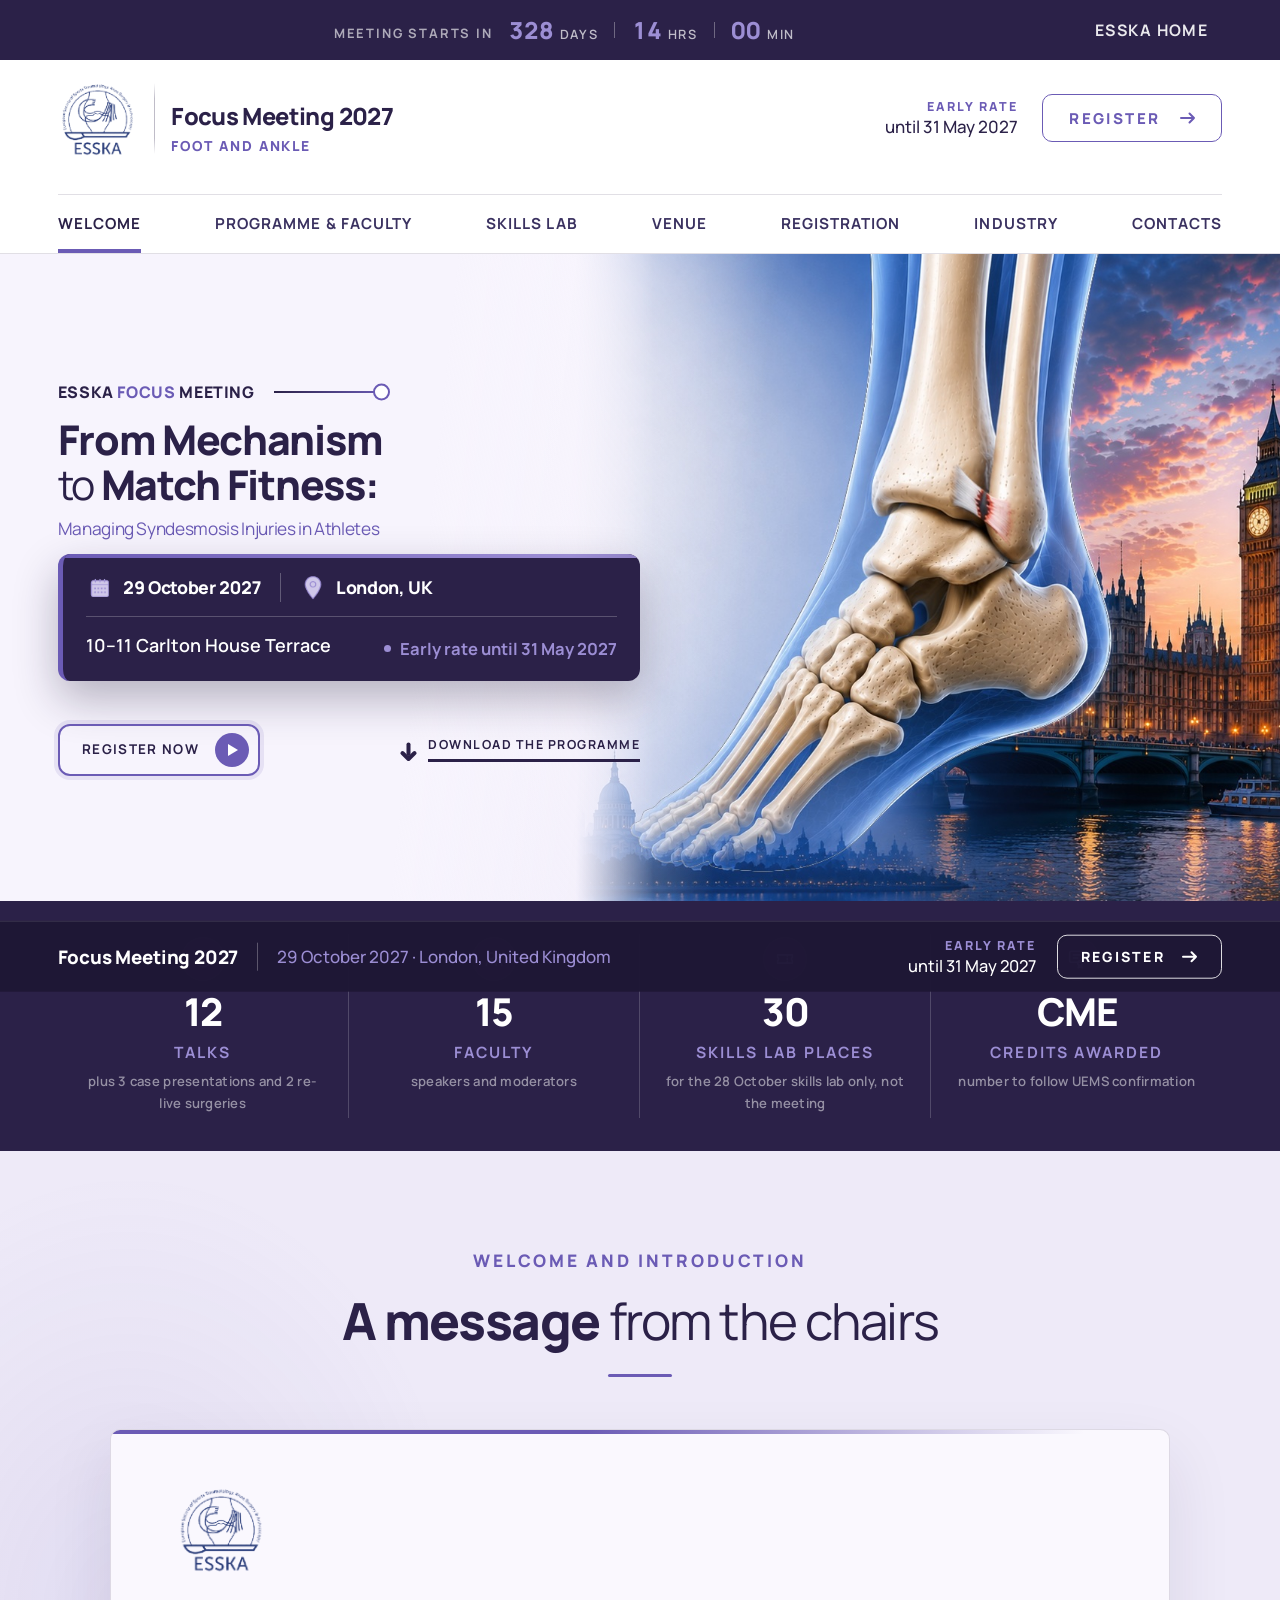
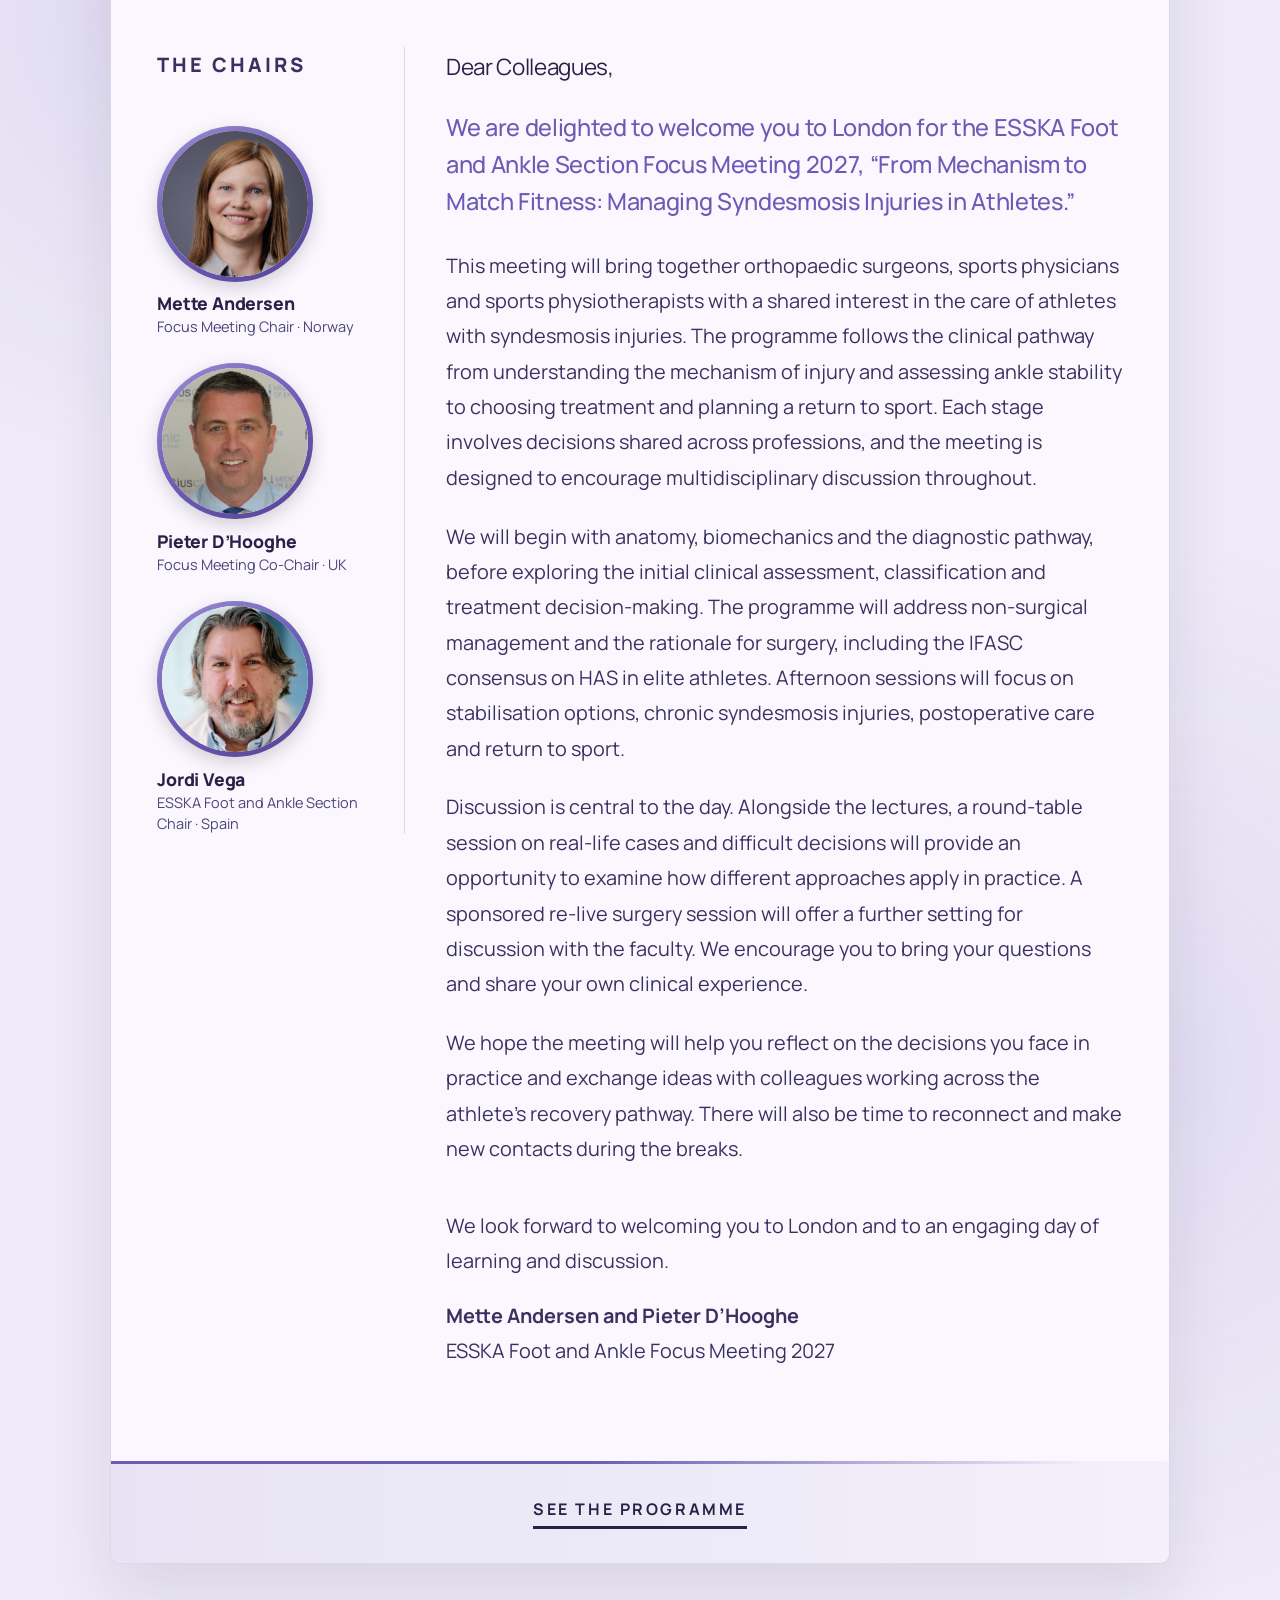
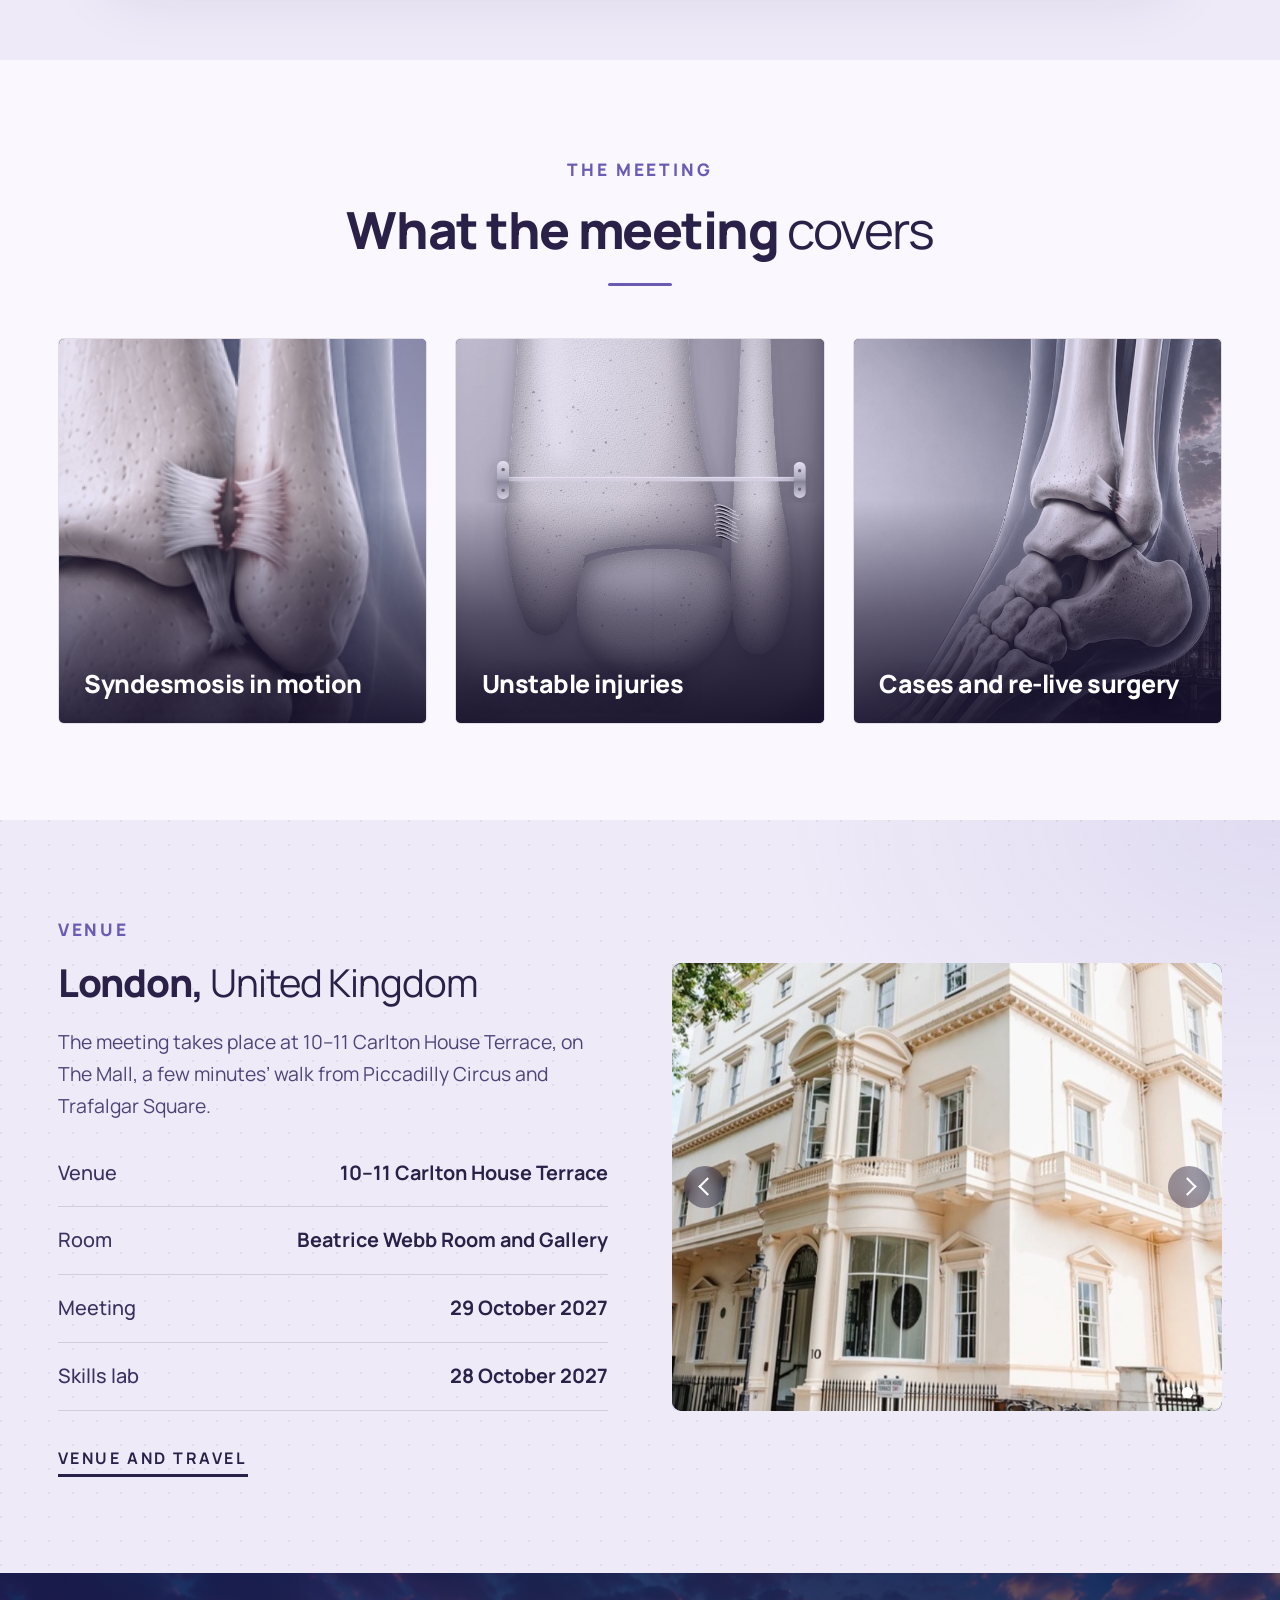
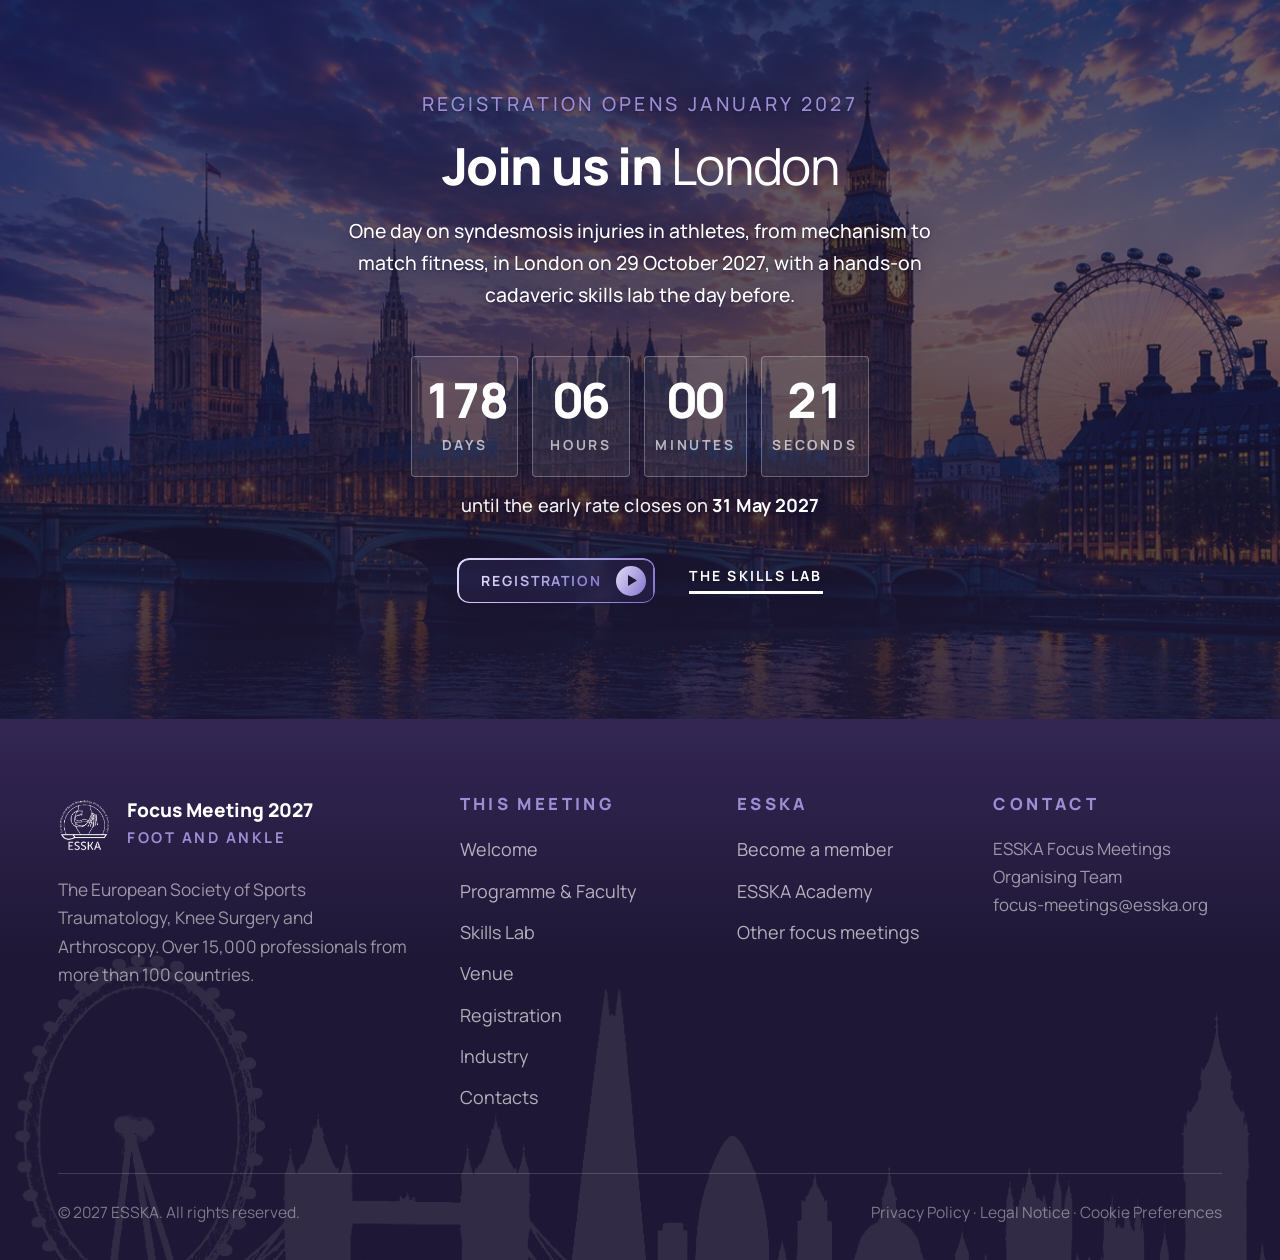
<file: sites/london-2027/index.html>
<!DOCTYPE html>
<html lang="en">
<head>
<meta charset="utf-8">
<meta name="viewport" content="width=device-width, initial-scale=1">
<title>From Mechanism to Match Fitness: Managing Syndesmosis Injuries in Athletes | ESSKA Focus Meeting 2027, London</title>
<link rel="preconnect" href="https://fonts.googleapis.com">
<link rel="preconnect" href="https://fonts.gstatic.com" crossorigin>
<link href="https://fonts.googleapis.com/css2?family=Manrope:wght@400;500;600;700;800&display=swap" rel="stylesheet">
<link rel="stylesheet" href="assets/css/styles.css?v=2026111701">
</head>
<body>

<div class="util" id="util">
  <div class="util-in">
    <span class="u-c" id="cd" aria-label="Time until the meeting">
      <em class="lbl-long">Meeting starts in</em>
      <span><b id="uD">000</b>days</span><i></i>
      <span><b id="uH">00</b>hrs</span><i></i>
      <span><b id="uM">00</b>min</span>
      <span class="compact"><b id="uD2">000</b>days to go</span>
    </span>
    <!-- shown instead of the countdown until MEETING_START is set in app.js -->
    <span class="u-c u-when" id="cdTba" hidden><em>29 October 2027</em><i></i><em>London, United Kingdom</em></span>
    <span class="u-r">
      <a href="https://www.esska.org/" target="_blank" rel="noopener">ESSKA Home</a>
    </span>
  </div>
</div>
<nav class="nav" id="nav">
  <div class="nav-in">
    <a class="brand" href="#" data-go="welcome">
      <img src="assets/img/logo-02.png" alt="ESSKA">
      <span class="bar" aria-hidden="true"></span>
      <span class="bn"><b>Focus Meeting 2027</b><span class="sec">FOOT AND ANKLE</span></span>
    </a>
    <ul id="menu">
      <li><a href="#" data-go="welcome" class="on">Welcome</a></li>
      <li><a href="#" data-go="programme">Programme &amp; Faculty</a></li>
      <li><a href="#" data-go="skills-lab">Skills Lab</a></li>
      <li><a href="#" data-go="venue">Venue</a></li>
      <li><a href="#" data-go="registration">Registration</a></li>
      <li><a href="#" data-go="industry">Industry</a></li>
      <li><a href="#" data-go="contacts">Contacts</a></li>
      <li class="menu-foot">
        <a class="pill pill-menu" href="#" data-go="registration"><span>Register now</span><span class="pill-i" aria-hidden="true"><svg viewBox="0 0 10 12"><path d="M0 0l10 6-10 6z"/></svg></span></a>
        <p class="menu-early"><span class="er-until">to be confirmed</span></p>
      </li>
    </ul>
    <button class="nav-burger" id="navBurger" type="button" aria-expanded="false" aria-controls="menu" aria-label="Menu"><span class="nb-bars" aria-hidden="true"><i></i><i></i><i></i></span></button>
    <div class="navreg nav-cta" id="navreg"><p class="nav-early"><small>Early rate</small><span class="er-until">to be confirmed</span></p><a class="nav-reg" href="#" data-go="registration"><span>Register</span><svg class="reg-arrow" viewBox="0 0 16 12" aria-hidden="true" fill="none" stroke="currentColor" stroke-width="2" stroke-linecap="round" stroke-linejoin="round"><path d="M1 6h13M9.5 1.5 14 6l-4.5 4.5"/></svg></a></div>
  </div>
</nav>

<!-- ==================== WELCOME AND INTRODUCTION ==================== -->
<main id="welcome">
  <header class="hero">
    <div class="art-wrap">
      <img class="art" src="assets/img/key-visual-london.jpg"
           alt="A render of the ankle with the syndesmosis highlighted, in front of the Houses of Parliament and Westminster Bridge at dusk">
    </div>
    <div class="hero-in">
      <div class="hero-txt">
        <div class="kicker"><span>ESSKA <em>FOCUS</em> MEETING</span><i></i></div>
        <h1>From Mechanism <span class="lt">to</span> Match&nbsp;Fitness:</h1>
        <p class="sub">Managing Syndesmosis Injuries in&nbsp;Athletes</p>

        <div class="ebar">
          <div class="ebar-row">
            <span class="ebar-item">
              <img src="assets/img/icon-date.png" alt="">
              <b><time datetime="2027-10-29">29&nbsp;October&nbsp;2027</time></b>
            </span>
            <span class="ebar-sep" aria-hidden="true"></span>
            <span class="ebar-item">
              <img src="assets/img/icon-place.png" alt="">
              <b>London, UK</b>
            </span>
          </div>
          <div class="ebar-foot">
            <p class="ebar-venue">10&ndash;11 Carlton House Terrace</p>
            <p class="ebar-early"><i aria-hidden="true"></i><span>Early rate until <span id="erDate2"><abbr class="tbc" title="To be confirmed">TBC</abbr></span></span></p>
          </div>
        </div>

        <div class="hero-cta">
          <a class="pill" href="#" data-go="registration"><span>Register now</span><span class="pill-i" aria-hidden="true"><svg viewBox="0 0 10 12"><path d="M0 0l10 6-10 6z"/></svg></span></a>
          <!-- no PDF yet: opens the programme page, where the download will be published -->
          <a class="tlink tlink-dl" href="assets/ESSKA-Foot-and-Ankle-Focus-Meeting-London-2027-Programme.pdf" download><svg class="dl-ic" viewBox="0 0 16 16" aria-hidden="true" fill="none" stroke="currentColor" stroke-width="3.4" stroke-linecap="round" stroke-linejoin="round"><path class="dl-stem" d="M8 2.2v7.9"/><path class="dl-head" d="M2.9 9.3 8 14.3l5.1-5"/></svg><span>Download the programme</span></a>
        </div>
      </div>
    </div>
  </header>
  <section class="band-num">
    <div class="wrap grid">
      <div class="n rv"><i class="n-ic" aria-hidden="true"><svg viewBox="0 0 24 24" fill="none" stroke="currentColor" stroke-width="1.7" stroke-linecap="round" stroke-linejoin="round"><circle cx="12" cy="12" r="8.5"/><path d="M12 7.5V12l3 2"/></svg></i><b data-to="12">0</b><span>Talks</span><em>plus 3 case presentations and 2 re-live surgeries</em></div>
      <div class="n rv d1"><i class="n-ic" aria-hidden="true"><svg viewBox="0 0 24 24" fill="none" stroke="currentColor" stroke-width="1.7" stroke-linecap="round" stroke-linejoin="round"><circle cx="9" cy="8.5" r="3.2"/><path d="M3.5 19a5.5 5.5 0 0 1 11 0"/><circle cx="17" cy="9.5" r="2.5"/><path d="M15.6 14.3A4.6 4.6 0 0 1 20.5 19"/></svg></i><b data-to="15">0</b><span>Faculty</span><em>speakers and moderators</em></div>
      <div class="n rv d2"><i class="n-ic" aria-hidden="true"><svg viewBox="0 0 24 24" fill="none" stroke="currentColor" stroke-width="1.7" stroke-linecap="round" stroke-linejoin="round"><path d="M4 7.5h16v2.8a1.9 1.9 0 0 0 0 3.4v2.8H4v-2.8a1.9 1.9 0 0 0 0-3.4z"/><path d="M14.5 7.5v9" stroke-dasharray="1.6 2"/></svg></i><b data-to="30">0</b><span>Skills lab places</span><em>for the 28 October skills lab only, not the meeting</em></div>
      <div class="n rv d3"><i class="n-ic" aria-hidden="true"><svg viewBox="0 0 24 24" fill="none" stroke="currentColor" stroke-width="1.7" stroke-linecap="round" stroke-linejoin="round"><rect x="4" y="3.5" width="16" height="12" rx="2"/><path d="M8 7.5h8M8 11h5"/><circle cx="15.5" cy="16.5" r="2.6"/><path d="m14.2 18.7-.9 2.8 2.2-.9 2.2.9-.9-2.8"/></svg></i><b>CME</b><span>Credits awarded</span><em>number to follow UEMS confirmation</em></div>
    </div>
      <div class="band-dots" aria-hidden="true"></div>
  </section>

  <section class="sec-letter tint">
    <div class="wrap">
      <div class="head center rv">
        <p class="eyebrow">Welcome and Introduction</p>
        <h2>A message <span class="lt">from the chairs</span></h2>
        <hr class="orn">
      </div>
      <div class="letterhead rv d1">
        <img class="lh-mark" src="assets/img/logo-02.png" alt="">
        <aside class="lh-chairs">
          <p class="lh-label">The chairs</p>
          <div class="sign">
            <figure>
              <img src="assets/img/chair-andersen.jpg" alt="Mette Andersen">
              <figcaption>
                <b>Mette Andersen</b>
                <span>Focus Meeting Chair &middot; Norway</span>
              </figcaption>
            </figure>
            <figure>
              <img src="assets/img/chair-dhooghe-2.jpg" alt="Pieter D&rsquo;Hooghe">
              <figcaption>
                <b>Pieter D&rsquo;Hooghe</b>
                <span>Focus Meeting Co-Chair &middot; UK</span>
              </figcaption>
            </figure>
            <figure>
              <img src="assets/img/chair-vega.jpg" alt="Jordi Vega">
              <figcaption>
                <b>Jordi Vega</b>
                <span>ESSKA Foot and Ankle Section Chair &middot; Spain</span>
              </figcaption>
            </figure>
          </div>
        </aside>
        <div class="lh-main">
          <p class="salut">Dear Colleagues,</p>
          <p class="lead">We are delighted to welcome you to London for the ESSKA Foot and Ankle Section Focus Meeting 2027, &ldquo;From Mechanism to Match Fitness: Managing Syndesmosis Injuries in Athletes.&rdquo;</p>
          <p>This meeting will bring together orthopaedic surgeons, sports physicians and sports physiotherapists with a shared interest in the care of athletes with syndesmosis injuries. The programme follows the clinical pathway from understanding the mechanism of injury and assessing ankle stability to choosing treatment and planning a return to sport. Each stage involves decisions shared across professions, and the meeting is designed to encourage multidisciplinary discussion throughout.</p>
          <p>We will begin with anatomy, biomechanics and the diagnostic pathway, before exploring the initial clinical assessment, classification and treatment decision-making. The programme will address non-surgical management and the rationale for surgery, including the IFASC consensus on HAS in elite athletes. Afternoon sessions will focus on stabilisation options, chronic syndesmosis injuries, postoperative care and return to sport.</p>
          <p>Discussion is central to the day. Alongside the lectures, a round-table session on real-life cases and difficult decisions will provide an opportunity to examine how different approaches apply in practice. A sponsored re-live surgery session will offer a further setting for discussion with the faculty. We encourage you to bring your questions and share your own clinical experience.</p>
          <p>We hope the meeting will help you reflect on the decisions you face in practice and exchange ideas with colleagues working across the athlete&rsquo;s recovery pathway. There will also be time to reconnect and make new contacts during the breaks.</p>
          <p class="lh-sign">We look forward to welcoming you to London and to an engaging day of learning and discussion.<br><b>Mette Andersen and Pieter D&rsquo;Hooghe</b><br>ESSKA Foot and Ankle Focus Meeting 2027</p>
        </div>
        <div class="letter-cta"><a class="tlink" href="#" data-go="programme">See the programme</a></div>
      </div>
    </div>
  </section>

  <section>
    <div class="wrap">
      <div class="center rv">
        <p class="eyebrow">The meeting</p>
        <h2>What the meeting <span class="lt">covers</span></h2>
        <hr class="orn">
      </div>
      <!-- the three strands of the programme, from the sessions ESSKA supplied -->
      <div class="topics">
        <div class="topic rv"><div class="tile t1" tabindex="0"><img class="art" src="assets/img/card-syndesmosis-violet.jpg" alt="The ankle syndesmosis with a torn ligament between the tibia and fibula" loading="lazy"><span class="word">Syndesmosis in motion</span>
            <div class="bd"><h3>Syndesmosis in motion</h3>
          <p class="t-meta">Morning &middot; Anatomy and diagnosis</p>
          <p>Anatomy, biomechanics and the pathomechanics of injury, the stability of the ankle mortise and the diagnostic pathway, then the initial examination, the IFASC consensus and non-surgical care.</p></div>
          </div></div>
        <div class="topic rv d1"><div class="tile t2" tabindex="0"><img class="art" src="assets/img/card-fixation-render.jpg" alt="The ankle with suture-button fixation across the syndesmosis" loading="lazy"><span class="word">Unstable injuries</span>
            <div class="bd"><h3>Unstable and chronic injuries</h3>
          <p class="t-meta">Afternoon &middot; Surgery and return to sport</p>
          <p>Stabilisation options, the chronic syndesmosis in the athlete, postoperative treatment and the road back to sport.</p></div>
          </div></div>
        <div class="topic rv d2"><div class="tile t3" tabindex="0"><img class="art" src="assets/img/card-foot-violet.jpg" alt="A render of the bones of the foot and ankle" loading="lazy"><span class="word">Cases and re-live surgery</span>
            <div class="bd"><h3>Syndesmosis under fire</h3>
          <p class="t-meta">Round table &middot; Re-live surgery</p>
          <p>Real-life cases and tough decisions around the table, followed by a sponsored re-live surgery session with the faculty.</p></div>
          </div></div>
      </div>
      <p class="swipe-hint" aria-hidden="true"><i></i>Swipe for more<i></i></p>
    </div>
  </section>

  <section class="tint">
    <div class="wrap feature flip">
      <div class="rv d1"><div class="shot wide">
      <div class="slideshow" data-autoplay="6000" aria-roledescription="carousel" aria-label="Photographs of the venue">
        <figure class="ss-slide is-on"><img src="assets/img/venue-carlton-house-terrace.jpg" alt="The white stucco front of 10&ndash;11 Carlton House Terrace"></figure>
        <figure class="ss-slide"><img src="assets/img/venue-beatrice-webb-room.jpg" alt="The Beatrice Webb Room set for a talk, with chandeliers, a stage and rows of chairs" loading="lazy"></figure>
        <button class="ss-nav ss-prev" type="button" aria-label="Previous photograph"></button>
        <button class="ss-nav ss-next" type="button" aria-label="Next photograph"></button>
        <div class="ss-dots"></div>
      </div>
      </div></div>
      <div class="rv">
        <p class="eyebrow">Venue</p>
        <h2 class="h-fit">London, <span class="lt">United Kingdom</span></h2>
        <p class="lead" style="margin-top:1.3rem">The meeting takes place at 10&ndash;11 Carlton House Terrace, on The Mall, a few minutes&rsquo; walk from Piccadilly Circus and Trafalgar Square.</p>
        <div class="row"><span>Venue</span><b>10&ndash;11 Carlton House Terrace</b></div>
        <div class="row"><span>Room</span><b>Beatrice Webb Room and Gallery</b></div>
        <div class="row"><span>Meeting</span><b>29 October 2027</b></div>
        <div class="row"><span>Skills lab</span><b>28 October 2027</b></div>
        <div style="margin-top:1.8rem"><a class="tlink" href="#" data-go="venue">Venue and travel</a></div>
      </div>
    </div>
  </section>

  <section class="bleed">
    <img class="bg" src="assets/img/header-westminster.jpg" alt="">
    <div class="scrim"></div>
    <div class="wrap">
      <div class="rv">
        <p class="eyebrow">Registration opens January 2027</p>
        <h2>Join us in <span class="lt">London</span></h2>
        <p>One day on syndesmosis injuries in athletes, from mechanism to match fitness, in London on 29&nbsp;October&nbsp;2027, with a hands-on cadaveric skills lab the day before.</p>
      </div>
      <div class="count rv d1" id="erCount">
        <div><b id="cD">00</b><span>Days</span></div>
        <div><b id="cH">00</b><span>Hours</span></div>
        <div><b id="cM">00</b><span>Minutes</span></div>
        <div><b id="cS">00</b><span>Seconds</span></div>
      </div>
      <p class="note-date" id="erNote">until the early rate closes on <b id="erDate" style="font-weight:700;color:#fff"><abbr class="tbc" title="To be confirmed">TBC</abbr></b></p>
      <div class="go rv d2">
        <a class="pill" href="#" data-go="registration"><span>Registration</span><span class="pill-i" aria-hidden="true"><svg viewBox="0 0 10 12"><path d="M0 0l10 6-10 6z"/></svg></span></a>
        <a class="tlink" href="#" data-go="skills-lab">The skills lab</a>
      </div>
    </div>
  </section>
</main>

<!-- ==================== PROGRAMME AND FACULTY ==================== -->
<main id="programme" hidden>
  <header class="ph ph-programme">
    <img class="bg" src="assets/img/header-ankle-joint.jpg" alt="">
    <div class="scrim"></div>
    <div class="wrap">
      <p class="crumb">ESSKA Foot and Ankle Focus Meeting</p>
      <h1>Programme <span class="lt">and Faculty</span></h1>
      <p>Syndesmosis injuries in athletes, from mechanism to match fitness. Preliminary programme.</p>
    </div>
    <div class="wrap ph-meta"><span><b>29 October 2027</b></span><span>10&ndash;11 Carlton House Terrace</span><span>London, United Kingdom</span></div>
  </header>
  <section>
    <div class="wrap">
      <div class="head rv"><p class="eyebrow">Scientific programme</p><h2>The day <span class="lt">in full</span></h2></div>
      <div class="summary">
        <div class="sm rv"><i class="sm-ic" aria-hidden="true"><svg viewBox="0 0 24 24" fill="none" stroke="currentColor" stroke-width="1.7" stroke-linecap="round" stroke-linejoin="round"><circle cx="12" cy="12" r="8.5"/><path d="M12 7.5V12l3 2"/></svg></i><b>1 day</b><span>Scientific programme</span><em>08:00 to 17:30, Friday 29 October</em></div>
        <div class="sm rv d1"><i class="sm-ic" aria-hidden="true"><svg viewBox="0 0 24 24" fill="none" stroke="currentColor" stroke-width="1.7" stroke-linecap="round" stroke-linejoin="round"><rect x="9" y="3.5" width="6" height="10" rx="3"/><path d="M6 11.5a6 6 0 0 0 12 0M12 17.5v3"/></svg></i><b>15&ndash;20&#8239;min</b><span>Per lecture</span><em>each session closes with discussion</em></div>
        <div class="sm rv d2"><i class="sm-ic" aria-hidden="true"><svg viewBox="0 0 24 24" fill="none" stroke="currentColor" stroke-width="1.7" stroke-linecap="round" stroke-linejoin="round"><path d="M4.5 5.5h11a2 2 0 0 1 2 2v6a2 2 0 0 1-2 2H10l-3.5 3v-3h-2a2 2 0 0 1-2-2v-6a2 2 0 0 1 2-2z"/><path d="M19.5 9.5v6.2a2 2 0 0 1-2 2"/></svg></i><b class="sm-word">Round table</b><span>Real-life cases</span><em>and a sponsored re-live surgery session</em></div>
        <div class="sm rv d3"><i class="sm-ic" aria-hidden="true"><svg viewBox="0 0 24 24" fill="none" stroke="currentColor" stroke-width="1.7" stroke-linecap="round" stroke-linejoin="round"><rect x="4" y="3.5" width="16" height="12" rx="2"/><path d="M8 7.5h8M8 11h5"/><circle cx="15.5" cy="16.5" r="2.6"/><path d="m14.2 18.7-.9 2.8 2.2-.9 2.2.9-.9-2.8"/></svg></i><b>CME</b><span>Credits awarded</span><em>number to follow UEMS confirmation</em></div>
      </div>
      <div class="prog-controls rv">
        <div class="pctl-top">
          <div class="pctl-search">
            <label class="plbl" for="progQ">Search the programme</label>
            <input id="progQ" type="search" autocomplete="off"
                   placeholder="Search talks, sessions, moderators and speakers">
          </div>
        </div>
        <div class="pctl-row">
          <a class="tlink pctl-dl tlink-dl" href="assets/ESSKA-Foot-and-Ankle-Focus-Meeting-London-2027-Programme.pdf" download><svg class="dl-ic" viewBox="0 0 16 16" aria-hidden="true" fill="none" stroke="currentColor" stroke-width="3.4" stroke-linecap="round" stroke-linejoin="round"><path class="dl-stem" d="M8 2.2v7.9"/><path class="dl-head" d="M2.9 9.3 8 14.3l5.1-5"/></svg><span>Download the programme</span></a>
        </div>
      </div>
      <p class="pempty" id="progEmpty" hidden>Nothing in the programme matches that search.
        <button type="button" id="progClear">Clear search</button></p>
      <div class="pdays" id="progDays">
<!-- prog-days -->
        <section class="pday" data-day="1">
          <div class="pday-head">
            <time class="pcal" datetime="2027-10-29"><span class="pcal-m" aria-hidden="true">Oct</span><span class="pcal-d" aria-hidden="true">29</span><span class="pcal-w" aria-hidden="true">Fri</span><span class="vh">Friday 29 October 2027</span></time>
            <div class="pday-id">
              <span class="pday-label">The meeting</span>
              <span class="pday-meta"><span><svg viewBox="0 0 20 20" aria-hidden="true"><circle cx="10" cy="10" r="7.5" fill="none" stroke="currentColor" stroke-width="1.7"/><path d="M10 5.8V10l2.8 1.8" fill="none" stroke="currentColor" stroke-width="1.7" stroke-linecap="round"/></svg><b>08:00 to 17:30</b></span></span>
            </div>
            <button class="pcollapse" type="button">Expand all</button>
          </div>
          <div class="prow break" data-day="1">
            <div class="prow-static">
              <span class="ptime"><span class="pstart">08:00</span><span class="pdur">15 min</span></span>
              <span class="pmain-head"><span class="ptitle">Registration and coffee</span></span>
            </div>
          </div>
          <div class="prow" data-day="1">
            <div class="prow-static">
              <span class="ptime"><span class="pstart">08:15</span><span class="pdur">20 min</span></span>
              <span class="pmain-head"><span class="ptitle">Industry symposium</span></span>
            </div>
          </div>
          <div class="prow" data-day="1">
            <div class="prow-static">
              <span class="ptime"><span class="pstart">08:40</span><span class="pdur">10 min</span></span>
              <span class="pmain-head"><span class="ptitle">Welcome to London</span><span class="psub psub-note"><span class="pnote-l">Speakers</span><span class="pnote-t">Mette Andersen and Pieter D&rsquo;Hooghe</span></span></span>
            </div>
          </div>
          <div class="prow" data-day="1">
            <button class="prow-btn" type="button" aria-expanded="false">
              <span class="ptime"><span class="pstart">08:50</span><span class="pdur">70 min</span></span>
              <span class="pmain-head"><span class="ptitle">Syndesmosis in motion</span><span class="psub">Anatomy, biomechanics and pathomechanics of injury</span><span class="psub psub-note"><span class="pnote-l">Moderators</span><span class="pnote-t">Pieter D&rsquo;Hooghe and Maiti M&uuml;nchgesang</span></span></span>
              <span class="pchev" aria-hidden="true"></span>
            </button>
            <div class="ptalks-wrap" hidden>
              <ul class="ptalks timed"><li class="ptalk"><span class="ptt">08:50&ndash;09:05</span><span class="ptx">Syndesmosis anatomy unveiled</span><span class="psp">Pim van Dijk</span></li><li class="ptalk"><span class="ptt">09:05&ndash;09:20</span><span class="ptx">Biomechanics and stability of the ankle mortise</span><span class="psp">Francesco Della Villa</span></li><li class="ptalk"><span class="ptt">09:20&ndash;09:35</span><span class="ptx">How the syndesmosis fails: mechanism, sequence and consequence in the athlete</span><span class="psp">Anthony Perera</span></li><li class="ptalk"><span class="ptt">09:35&ndash;09:50</span><span class="ptx">What I&rsquo;ve learned on syndesmosis injuries over the years</span><span class="psp">Ioan Tudur Jones</span></li><li class="ptalk"><span class="ptt">09:50&ndash;10:00</span><span class="ptx">Discussion</span><span class="psp"></span></li></ul>
            </div>
          </div>
          <div class="prow break" data-day="1">
            <div class="prow-static">
              <span class="ptime"><span class="pstart">10:00</span><span class="pdur">30 min</span></span>
              <span class="pmain-head"><span class="ptitle">Coffee break and networking</span></span>
            </div>
          </div>
          <div class="prow" data-day="1">
            <button class="prow-btn" type="button" aria-expanded="false">
              <span class="ptime"><span class="pstart">10:30</span><span class="pdur">90 min</span></span>
              <span class="pmain-head"><span class="ptitle">Workup and diagnosis of ligamentous syndesmosis injuries</span><span class="psub">Optimising non-surgical treatment</span><span class="psub psub-note"><span class="pnote-l">Moderators</span><span class="pnote-t">Mette Andersen and Pierre-Henri Vermorel</span></span></span>
              <span class="pchev" aria-hidden="true"></span>
            </button>
            <div class="ptalks-wrap" hidden>
              <ul class="ptalks timed"><li class="ptalk"><span class="ptt">10:30&ndash;10:50</span><span class="ptx">What you see first matters: optimising the initial ankle injury exam</span><span class="psp">Cinthya Vargas and Enric Vila</span></li><li class="ptalk"><span class="ptt">10:50&ndash;11:10</span><span class="ptx">The syndesmotic diagnostic pathway</span><span class="psp">Robbie Ray</span></li><li class="ptalk"><span class="ptt">11:10&ndash;11:30</span><span class="ptx">Classification and treatment decision-making: the IFASC consensus on HAS in elite athletes</span><span class="psp">Arianna Gianakos</span></li><li class="ptalk"><span class="ptt">11:30&ndash;11:50</span><span class="ptx">Return to play vs a ticket to the OR? Surgical decision-making rationale</span><span class="psp">James Calder</span></li><li class="ptalk"><span class="ptt">11:50&ndash;12:00</span><span class="ptx">Discussion</span><span class="psp"></span></li></ul>
            </div>
          </div>
          <div class="prow break" data-day="1">
            <div class="prow-static">
              <span class="ptime"><span class="pstart">12:00</span><span class="pdur">60 min</span></span>
              <span class="pmain-head"><span class="ptitle">Lunch</span></span>
            </div>
          </div>
          <div class="prow" data-day="1">
            <div class="prow-static">
              <span class="ptime"><span class="pstart">13:00</span><span class="pdur">20 min</span></span>
              <span class="pmain-head"><span class="ptitle">Industry symposium</span></span>
            </div>
          </div>
          <div class="prow" data-day="1">
            <button class="prow-btn" type="button" aria-expanded="false">
              <span class="ptime"><span class="pstart">13:20</span><span class="pdur">90 min</span></span>
              <span class="pmain-head"><span class="ptitle">Management of unstable syndesmosis injuries</span><span class="psub psub-note"><span class="pnote-l">Moderators</span><span class="pnote-t">Guillaume Cordier and Cinthya Vargas</span></span></span>
              <span class="pchev" aria-hidden="true"></span>
            </button>
            <div class="ptalks-wrap" hidden>
              <ul class="ptalks timed"><li class="ptalk"><span class="ptt">13:20&ndash;13:40</span><span class="ptx">Surgical treatment: stabilisation options</span><span class="psp">Mette Andersen</span></li><li class="ptalk"><span class="ptt">13:40&ndash;14:00</span><span class="ptx">Syndesmosis injuries in the athlete: how to treat them?</span><span class="psp">Pieter D&rsquo;Hooghe</span></li><li class="ptalk"><span class="ptt">14:00&ndash;14:20</span><span class="ptx">The chronic syndesmosis</span><span class="psp">Francesc Malagelada</span></li><li class="ptalk"><span class="ptt">14:20&ndash;14:40</span><span class="ptx">Postoperative treatment and return to sport</span><span class="psp">Enric Vila</span></li><li class="ptalk"><span class="ptt">14:40&ndash;14:50</span><span class="ptx">Discussion</span><span class="psp"></span></li></ul>
            </div>
          </div>
          <div class="prow break" data-day="1">
            <div class="prow-static">
              <span class="ptime"><span class="pstart">14:50</span><span class="pdur">30 min</span></span>
              <span class="pmain-head"><span class="ptitle">Coffee break and networking</span></span>
            </div>
          </div>
          <div class="prow" data-day="1">
            <button class="prow-btn" type="button" aria-expanded="false">
              <span class="ptime"><span class="pstart">15:20</span><span class="pdur">60 min</span></span>
              <span class="pmain-head"><span class="ptitle">Syndesmosis under fire &middot; Round table</span><span class="psub">Real-life cases and tough decisions</span><span class="psub psub-note"><span class="pnote-l">Moderators</span><span class="pnote-t">Pim van Dijk and James Calder</span></span></span>
              <span class="pchev" aria-hidden="true"></span>
            </button>
            <div class="ptalks-wrap" hidden>
              <ul class="ptalks timed"><li class="ptalk"><span class="ptt">15:20&ndash;15:40</span><span class="ptx">Case presentation</span><span class="psp">Francesco Della Villa</span></li><li class="ptalk"><span class="ptt">15:40&ndash;16:00</span><span class="ptx">Case presentation</span><span class="psp">Arianna Gianakos</span></li><li class="ptalk"><span class="ptt">16:00&ndash;16:20</span><span class="ptx">Case presentation</span><span class="psp">Anthony Perera</span></li></ul>
            </div>
          </div>
          <div class="prow" data-day="1">
            <button class="prow-btn" type="button" aria-expanded="false">
              <span class="ptime"><span class="pstart">16:30</span><span class="pdur">40 min</span></span>
              <span class="pmain-head"><span class="ptitle">Sponsored re-live surgery session</span><span class="psub psub-note"><span class="pnote-l">Moderators</span><span class="pnote-t">Arianna Gianakos and Anthony Perera</span></span></span>
              <span class="pchev" aria-hidden="true"></span>
            </button>
            <div class="ptalks-wrap" hidden>
              <ul class="ptalks timed"><li class="ptalk"><span class="ptt">16:30&ndash;16:50</span><span class="ptx">Re-live surgery</span><span class="psp">Pieter D&rsquo;Hooghe</span></li><li class="ptalk"><span class="ptt">16:50&ndash;17:10</span><span class="ptx">Re-live surgery</span><span class="psp">Guillaume Cordier</span></li></ul>
            </div>
          </div>
          <div class="prow" data-day="1">
            <div class="prow-static">
              <span class="ptime"><span class="pstart">17:10</span><span class="pdur">20 min</span></span>
              <span class="pmain-head"><span class="ptitle">Discussion</span></span>
            </div>
          </div>
          <div class="prow break" data-day="1">
            <div class="prow-static">
              <span class="ptime"><span class="pstart">17:30</span></span>
              <span class="pmain-head"><span class="ptitle">End of meeting</span></span>
            </div>
          </div>
        </section>
<!-- /prog-days -->
      </div>
      <p class="prog-note rv">Preliminary programme, subject to change. The pre-meeting skills lab on 28 October is on the <a href="#" data-go="skills-lab">Skills Lab</a> page.</p>
    </div>
  </section>
  <section class="tint">
    <div class="wrap">
      <div class="head rv"><p class="eyebrow">Faculty</p><h2>International <span class="lt">Faculty</span></h2></div>
      <h3 class="fac-h">Chairs</h3>
      <div class="fac-grid">
<!-- chairs -->
        <div class="fac rv"><div class="av av-photo"><img src="assets/img/chair-andersen.jpg" alt="" loading="lazy"></div><b>Mette Andersen</b><div class="c">Focus Meeting Chair &middot; Norway</div></div>
        <div class="fac rv d1"><div class="av av-photo"><img src="assets/img/chair-dhooghe-2.jpg" alt="" loading="lazy"></div><b>Pieter D&rsquo;Hooghe</b><div class="c">Focus Meeting Co-Chair &middot; UK</div></div>
        <div class="fac rv d2"><div class="av av-photo"><img src="assets/img/chair-vega.jpg" alt="" loading="lazy"></div><b>Jordi Vega</b><div class="c">ESSKA Foot and Ankle Section Chair &middot; Spain</div></div>
<!-- /chairs -->
      </div>
      <h3 class="fac-h">Faculty</h3>
      <div class="fac-grid">
<!-- faculty -->
        <div class="fac rv"><div class="av">JC</div><b>James Calder</b><div class="c">UK</div></div>
        <div class="fac rv d1"><div class="av">GC</div><b>Guillaume Cordier</b><div class="c">France</div></div>
        <div class="fac rv d2"><div class="av">FV</div><b>Francesco Della Villa</b><div class="c">Italy</div></div>
        <div class="fac rv d3"><div class="av">AG</div><b>Arianna Gianakos</b><div class="c">US</div></div>
        <div class="fac rv"><div class="av">FM</div><b>Francesc Malagelada</b><div class="c">UK</div></div>
        <div class="fac rv d1"><div class="av">MM</div><b>Maiti M&uuml;nchgesang</b><div class="c">Germany</div></div>
        <div class="fac rv d2"><div class="av">AP</div><b>Anthony Perera</b><div class="c">UK</div></div>
        <div class="fac rv d3"><div class="av">RR</div><b>Robbie Ray</b><div class="c">UK</div></div>
        <div class="fac rv"><div class="av">IJ</div><b>Ioan Tudur Jones</b><div class="c">UK</div></div>
        <div class="fac rv d1"><div class="av">PD</div><b>Pim van Dijk</b><div class="c">The Netherlands</div></div>
        <div class="fac rv d2"><div class="av">CV</div><b>Cinthya Vargas</b><div class="c">Spain</div></div>
        <div class="fac rv d3"><div class="av">PV</div><b>Pierre-Henri Vermorel</b><div class="c">France</div></div>
        <div class="fac rv"><div class="av">EV</div><b>Enric Vila</b><div class="c">Spain</div></div>
<!-- /faculty -->
      </div>
    </div>
  </section>
</main>

<!-- ==================== SKILLS LAB ==================== -->
<main id="skills-lab" hidden>
  <header class="ph ph-skills">
    <img class="bg" src="assets/img/header-skills-fixation.jpg" alt="">
    <div class="scrim"></div>
    <div class="wrap">
      <p class="crumb">ESSKA Foot and Ankle Focus Meeting</p>
      <h1>Pre-meeting <span class="lt">skills lab</span></h1>
      <p>A hands-on cadaveric workshop on syndesmosis injuries in athletes, the day before the meeting. Only the skills lab is limited to 30 places.</p>
    </div>
    <div class="wrap ph-meta"><span><b>Thursday 28 October 2027</b></span><span>Venue to be confirmed</span><span>London, United Kingdom</span></div>
  </header>
  <section>
    <div class="wrap sl-top">
      <div class="rv">
        <p class="eyebrow">Programme modules</p>
        <h2>Five modules, <span class="lt">one theme</span></h2>
        <p class="lead" style="margin-top:1.1rem">Small-group cadaveric teaching on managing syndesmosis injuries in athletes, from evaluation and testing to repair of the syndesmosis, including associated deltoid and lateral ligament injuries.</p>
        <ol class="sl-mods">
<!-- skills-modules -->
        <li class="sl-mod rv"><span class="sl-n">01</span><div><h3>Syndesmosis evaluation and testing</h3><p>Clinical exam, intra-operative assessment</p></div></li>
        <li class="sl-mod rv d1"><span class="sl-n">02</span><div><h3>Syndesmosis repair and augmentation</h3><p>Anatomical repair, suture-tape reinforcement</p></div></li>
        <li class="sl-mod rv d2"><span class="sl-n">03</span><div><h3>Suture button fixation</h3><p>Placement, tensioning, pitfalls</p></div></li>
        <li class="sl-mod rv d3"><span class="sl-n">04</span><div><h3>Deltoid ligament repair</h3><p>Anchors, augmentation techniques</p></div></li>
        <li class="sl-mod rv"><span class="sl-n">05</span><div><h3>Lateral ligament repair</h3><p>Brostr&oslash;m, augmentation techniques</p></div></li>
<!-- /skills-modules -->
        </ol>
      </div>
      <aside class="sl-fee rv d1">
        <p class="sl-fee-k">Skills Lab + Focus Meeting</p>
        <dl>
          <div><dt>ESSKA members</dt><dd>&euro;550</dd></div>
          <div><dt>Non-members</dt><dd>&euro;600</dd></div>
        </dl>
        <p class="sl-fee-note">Early and standard rate, until 30&nbsp;September 2027. Late rate, 1 to 29&nbsp;October: &euro;600 for ESSKA members, &euro;650 for non-members.</p>
        <p class="sl-fee-cap"><b>30</b> skills lab places, first come, first served</p>
        <p class="sl-fee-note">The skills lab is not sold on its own: it is booked together with the Focus Meeting, through the same registration link. Registration opens in January 2027. Timings and venue will be published here.</p>
        <span class="pill is-disabled" aria-disabled="true"><span>Opens January 2027</span><span class="pill-i" aria-hidden="true"><svg viewBox="0 0 10 12"><path d="M0 0l10 6-10 6z"/></svg></span></span>
      </aside>
    </div>
  </section>
  <section class="tint">
    <div class="wrap">
      <div class="head rv"><p class="eyebrow">Skills lab faculty</p><h2>Small-group <span class="lt">cadaveric teaching</span></h2></div>
      <div class="fac-grid">
<!-- skills-faculty -->
        <div class="fac rv"><div class="av av-photo"><img src="assets/img/chair-andersen.jpg" alt="" loading="lazy"></div><b>Mette Andersen</b><div class="c">ESSKA Foot and Ankle Section<br>Aleris Hospital, Troms&oslash;, Norway</div></div>
        <div class="fac rv d1"><div class="av av-photo"><img src="assets/img/chair-dhooghe-2.jpg" alt="" loading="lazy"></div><b>Pieter D&rsquo;Hooghe</b><div class="c">Fortius Clinic, London, UK</div></div>
        <div class="fac rv d2"><div class="av">GC</div><b>Guillaume Cordier</b><div class="c">ESSKA Foot and Ankle Section<br>Clinique du Sport de Bordeaux-M&eacute;rignac, France</div></div>
        <div class="fac rv d3"><div class="av">JC</div><b>James Calder</b><div class="c">Past President, ESSKA-AFAS (Foot and Ankle Section)<br>Fortius Clinic, London, UK</div></div>
        <div class="fac rv"><div class="av">RR</div><b>Robbie Ray</b><div class="c">King&rsquo;s College Hospital NHS Foundation Trust, London, UK</div></div>
        <div class="fac rv d1"><div class="av">FM</div><b>Francesc Malagelada</b><div class="c">The Royal London Hospital, London, UK</div></div>
        <div class="fac rv d2"><div class="av">IJ</div><b>Ioan Tudur Jones</b><div class="c">Guy&rsquo;s and St Thomas&rsquo; NHS Foundation Trust and Fortius Clinic, London, UK</div></div>
<!-- /skills-faculty -->
      </div>
      <p class="routes-note rv">The main meeting follows on Friday 29 October. <a href="#" data-go="programme">See the programme</a></p>
    </div>
  </section>
</main>

<!-- ==================== VENUE ==================== -->
<main id="venue" hidden>
  <header class="ph ph-venue">
    <img class="ban-sky" src="assets/img/skyline-london.png" alt="">
    <div class="scrim"></div>
    <div class="wrap">
      <p class="crumb">ESSKA Foot and Ankle Focus Meeting</p>
      <h1>Venue <span class="lt">and Accommodation</span></h1>
      <p>10&ndash;11 Carlton House Terrace, in the heart of Westminster.</p>
    </div>
    <div class="wrap ph-meta"><span><b>29 October 2027</b></span><span>10&ndash;11 Carlton House Terrace</span><span>London, United Kingdom</span></div>
  </header>
  <section>
    <div class="wrap">
      <div class="v-head rv">
        <p class="eyebrow">The venue</p>
        <h2 class="h-fit">10&ndash;11 Carlton <span class="lt">House Terrace</span></h2>
      </div>
      <div class="v-grid">
        <div class="v-photo rv">
          <div class="slideshow" data-autoplay="6000" aria-roledescription="carousel" aria-label="Photographs of the venue">
            <figure class="ss-slide is-on"><img src="assets/img/venue-carlton-house-terrace.jpg" alt="The white stucco front of 10&ndash;11 Carlton House Terrace"></figure>
            <figure class="ss-slide"><img src="assets/img/venue-beatrice-webb-room.jpg" alt="The Beatrice Webb Room set for a talk, with chandeliers, a stage and rows of chairs" loading="lazy"></figure>
            <button class="ss-nav ss-prev" type="button" aria-label="Previous photograph"></button>
            <button class="ss-nav ss-next" type="button" aria-label="Next photograph"></button>
            <div class="ss-dots"></div>
          </div>
        </div>
        <div class="v-card rv d1">
          <p>The meeting takes place in the Beatrice Webb Room and Gallery at 10&ndash;11 Carlton House Terrace, overlooking The Mall. The Beatrice Webb Room is the largest room in the building, with brass chandeliers, period detail and tall sash windows; the adjoining Gallery displays works of art. Registration and refreshments are in the Number&nbsp;11 Lobby.</p>
          <dl class="v-facts">
            <div><dt>Venue</dt><dd>10&ndash;11 Carlton House Terrace</dd></div>
            <div><dt>Date</dt><dd>29 October 2027</dd></div>
            <div><dt>Address</dt><dd>10&ndash;11 Carlton House Terrace<br>London SW1Y 5AH</dd></div>
            <div><dt>Meeting rooms</dt><dd>Beatrice Webb Room and Gallery</dd></div>
            <div><dt>Access</dt><dd>Step-free access, with a lift to all floors</dd></div>
            <div><dt>Nearest stations</dt><dd>Piccadilly Circus, Charing Cross</dd></div>
          </dl>
          <div class="btn-row">
            <a class="pill" href="https://www.google.com/maps/dir/?api=1&amp;destination=10-11+Carlton+House+Terrace%2C+London+SW1Y+5AH&amp;travelmode=transit" target="_blank" rel="noopener"><span>Get directions</span><span class="pill-i" aria-hidden="true"><svg viewBox="0 0 10 12"><path d="M0 0l10 6-10 6z"/></svg></span></a>
          </div>
        </div>
      </div>

      <div class="v-stay rv">
        <div class="v-stay-b">
          <p class="eyebrow">Accommodation</p>
          <h3>Rooms for participants</h3>
          <p>Hotels near the venue, and any rooms reserved for the meeting, will be published on this website.</p>
          <p>Booking links, room rates, booking conditions and cancellation terms to follow.</p>
        </div>
        <div class="v-stay-when">
          <span>Hotel details</span>
          <b><abbr class="tbc" title="To be confirmed">TBC</abbr></b>
          <small>Hotels, links and rates published here</small>
        </div>
      </div>
    </div>
  </section>

  <section class="bleed travel-hero">
    <img class="bg" src="assets/img/header-westminster.jpg" alt="">
    <div class="scrim"></div>
    <div class="wrap">
      <div class="rv">
        <p class="eyebrow">Getting to the venue</p>
        <h2>Travel <span class="lt">and transfers</span></h2>
        <p class="one-line">The public transport route from Heathrow Airport to the venue.</p>
      </div>
      <ol class="journey rv d1" aria-label="From Heathrow Airport to 10&ndash;11 Carlton House Terrace by Underground">
        <li class="jn-stop"><span class="jn-ic"><svg viewBox="0 0 24 24" aria-hidden="true" fill="none" stroke="currentColor" stroke-width="1.7" stroke-linecap="round" stroke-linejoin="round"><path d="M10.6 3.6a1.4 1.4 0 0 1 2.8 0V9l7 4.2v2.1l-7-2.1v4.6l2.1 1.6V21L12 20l-3.5 1v-1.6l2.1-1.6v-4.6l-7 2.1v-2.1l7-4.2z"/></svg></span><span class="jn-t"><b>Heathrow Airport</b><small>LHR</small></span></li>
        <li class="jn-leg"><span class="jn-t"><b>Piccadilly line</b><small>direct, towards Cockfosters</small></span></li>
        <li class="jn-stop"><span class="jn-ic"><svg viewBox="0 0 24 24" aria-hidden="true" fill="none" stroke="currentColor" stroke-width="1.7" stroke-linecap="round" stroke-linejoin="round"><circle cx="12" cy="12" r="7"/><path d="M2.5 12h19"/></svg></span><span class="jn-t"><b>Piccadilly Circus</b><small>Underground station</small></span></li>
        <li class="jn-leg"><span class="jn-t"><b>Short walk</b><small>down Lower Regent Street</small></span></li>
        <li class="jn-stop jn-end"><span class="jn-ic"><svg viewBox="0 0 24 24" aria-hidden="true" fill="none" stroke="currentColor" stroke-width="1.7" stroke-linecap="round" stroke-linejoin="round"><rect x="5" y="3" width="14" height="18" rx="1.6"/><path d="M9 7.5h2M13 7.5h2M9 11.5h2M13 11.5h2M10.5 21v-4h3v4"/></svg></span><span class="jn-t"><b>10&ndash;11 Carlton House Terrace</b><small>London SW1Y 5AH</small></span></li>
      </ol>
    </div>
  </section>

  <section class="tint">
    <div class="wrap">
      <p class="routes-note routes-note-top">Please check transport routes and timetables before travelling.</p>
      <div class="routes routes-top">
        <div class="route rv">
          <div class="route-top"><span class="route-ic"><svg viewBox="0 0 24 24" aria-hidden="true" fill="none" stroke="currentColor" stroke-width="1.7" stroke-linecap="round" stroke-linejoin="round"><path d="M10.6 3.6a1.4 1.4 0 0 1 2.8 0V9l7 4.2v2.1l-7-2.1v4.6l2.1 1.6V21L12 20l-3.5 1v-1.6l2.1-1.6v-4.6l-7 2.1v-2.1l7-4.2z"/></svg></span><span class="route-tag">Heathrow</span></div>
          <h3>From Heathrow Airport</h3>
          <p>The Piccadilly line runs direct from every Heathrow terminal to Piccadilly Circus, a short walk from the venue down Lower Regent Street.</p>
          <a class="lnk" href="https://tfl.gov.uk/modes/tube/" target="_blank" rel="noopener">Check Tube times and fares</a>
        </div>
        <div class="route rv d1">
          <div class="route-top"><span class="route-ic"><svg viewBox="0 0 24 24" aria-hidden="true" fill="none" stroke="currentColor" stroke-width="1.7" stroke-linecap="round" stroke-linejoin="round"><path d="M10.6 3.6a1.4 1.4 0 0 1 2.8 0V9l7 4.2v2.1l-7-2.1v4.6l2.1 1.6V21L12 20l-3.5 1v-1.6l2.1-1.6v-4.6l-7 2.1v-2.1l7-4.2z"/></svg></span><span class="route-tag">Gatwick</span></div>
          <h3>From Gatwick Airport</h3>
          <p>Take the Gatwick Express or a Southern train to London Victoria, then the Victoria line to Green Park and the Piccadilly line one stop to Piccadilly Circus.</p>
          <a class="lnk" href="https://www.gatwickexpress.com/" target="_blank" rel="noopener">Check Gatwick Express times</a>
        </div>
        <div class="route rv d2">
          <div class="route-top"><span class="route-ic"><svg viewBox="0 0 24 24" aria-hidden="true" fill="none" stroke="currentColor" stroke-width="1.7" stroke-linecap="round" stroke-linejoin="round"><rect x="4" y="4" width="16" height="12" rx="2.5"/><path d="M4 11h16M7.5 20v-2M16.5 20v-2"/><circle cx="8" cy="13.6" r="1"/><circle cx="16" cy="13.6" r="1"/></svg></span><span class="route-tag">Eurostar</span></div>
          <h3>From St Pancras International</h3>
          <p>The Piccadilly line runs direct from King&rsquo;s Cross St&nbsp;Pancras to Piccadilly Circus. Eurostar arrives at St&nbsp;Pancras from Paris, Brussels and Amsterdam.</p>
          <a class="lnk" href="https://tfl.gov.uk/plan-a-journey/" target="_blank" rel="noopener">Plan a journey with TfL</a>
        </div>
        <div class="route rv d3">
          <div class="route-top"><span class="route-ic"><svg viewBox="0 0 24 24" aria-hidden="true" fill="none" stroke="currentColor" stroke-width="1.7" stroke-linecap="round" stroke-linejoin="round"><circle cx="12" cy="12" r="7"/><path d="M2.5 12h19"/></svg></span><span class="route-tag">Underground</span></div>
          <h3>Around London</h3>
          <p>Piccadilly Circus (Piccadilly and Bakerloo lines) and Charing Cross (Northern and Bakerloo lines, and National Rail) are the closest stations. Contactless cards work on every line.</p>
          <a class="lnk" href="https://www.google.com/maps/dir/?api=1&amp;destination=10-11+Carlton+House+Terrace%2C+London+SW1Y+5AH&amp;travelmode=transit" target="_blank" rel="noopener">Open in Google Maps</a>
        </div>
      </div>
    </div>
  </section>
</main>

<!-- ==================== REGISTRATION AND FEES ==================== -->
<main id="registration" hidden>
  <header class="ph ph-registration">
    <img class="ph-art ph-art-photo" src="assets/img/banner-westminster-duo.jpg" alt="">
    <div class="scrim"></div>
    <div class="wrap">
      <p class="crumb">ESSKA Foot and Ankle Focus Meeting</p>
      <h1>Registration <span class="lt">and Fees</span></h1>
      <p>Preliminary fees, in euro. Registration opens in January 2027.</p>
    </div>
    <div class="wrap ph-meta"><span><b>29 October 2027</b></span><span>10&ndash;11 Carlton House Terrace</span><span>London, United Kingdom</span></div>
  </header>
  <section>
    <div class="wrap">
      <div class="fee-head rv">
        <div>
          <p class="eyebrow">Fees</p>
          <h2 class="one-line">Registration <span class="lt">rates</span></h2>
        </div>
        <p class="fee-flag">Preliminary fees, in euro</p>
      </div>
      <!-- the period dates are not set yet: add data-start / data-end (ISO, with the
           UK offset) to each period when ESSKA confirms them, and app.js marks the
           current one -->
      <ol class="fee-periods rv d1" aria-label="Fee periods">
          <li class="fee-period" data-period="early" data-start="2027-01-01T00:00:00+00:00" data-end="2027-05-31T23:59:59+01:00">
            <span class="fp-tag" hidden></span>
            <b>Early</b><span>January to 31 May 2027</span>
          </li>
          <li class="fee-period" data-period="standard" data-start="2027-06-01T00:00:00+01:00" data-end="2027-09-30T23:59:59+01:00">
            <span class="fp-tag" hidden></span>
            <b>Standard</b><span>1 June to 30 September 2027</span>
          </li>
          <li class="fee-period" data-period="late" data-start="2027-10-01T00:00:00+01:00" data-end="2027-10-29T23:59:59+01:00">
            <span class="fp-tag" hidden></span>
            <b>Late</b><span>1 to 29 October 2027</span>
          </li>
      </ol>
      <div class="fee-table rv d1">
        <table class="fees">
          <caption class="vh">Registration fees by delegate category and period, in euro</caption>
          <thead><tr><th scope="col">Category</th><th scope="col" data-period="early">Early</th><th scope="col" data-period="standard">Standard</th><th scope="col" data-period="late">Late</th></tr></thead>
          <tbody>
            <tr class="fee-combo"><th scope="row">Skills Lab + Focus Meeting, ESSKA members&nbsp;<sup>*</sup></th><td data-period="early" data-label="Early">&euro;550</td><td data-period="standard" data-label="Standard">&euro;550</td><td data-period="late" data-label="Late">&euro;600</td></tr>
            <tr class="fee-combo"><th scope="row">Skills Lab + Focus Meeting, non-members&nbsp;<sup>*</sup></th><td data-period="early" data-label="Early">&euro;600</td><td data-period="standard" data-label="Standard">&euro;600</td><td data-period="late" data-label="Late">&euro;650</td></tr>
            <tr><th scope="row">ESSKA members</th><td data-period="early" data-label="Early">&euro;250</td><td data-period="standard" data-label="Standard">&euro;280</td><td data-period="late" data-label="Late">&euro;310</td></tr>
            <tr><th scope="row">Non-members</th><td data-period="early" data-label="Early">&euro;320</td><td data-period="standard" data-label="Standard">&euro;360</td><td data-period="late" data-label="Late">&euro;390</td></tr>
            <tr><th scope="row">Residents and fellows, ESSKA members</th><td data-period="early" data-label="Early">&euro;120</td><td data-period="standard" data-label="Standard">&euro;140</td><td data-period="late" data-label="Late">&euro;140</td></tr>
            <tr><th scope="row">Residents and fellows, non-members</th><td data-period="early" data-label="Early">&euro;170</td><td data-period="standard" data-label="Standard">&euro;190</td><td data-period="late" data-label="Late">&euro;190</td></tr>
            <tr><th scope="row">Students, ESSKA members</th><td data-period="early" data-label="Early">&euro;50</td><td data-period="standard" data-label="Standard">&euro;50</td><td data-period="late" data-label="Late">&euro;50</td></tr>
            <tr><th scope="row">Students, non-members</th><td data-period="early" data-label="Early">&euro;70</td><td data-period="standard" data-label="Standard">&euro;70</td><td data-period="late" data-label="Late">&euro;70</td></tr>
            <tr><th scope="row">Industry</th><td data-period="early" data-label="Early">&euro;400</td><td data-period="standard" data-label="Standard">&euro;500</td><td data-period="late" data-label="Late"><abbr class="tbc" title="To be confirmed">TBC</abbr></td></tr>
          </tbody>
        </table>
      </div>
      <p class="fee-foot"><sup>*</sup> Limited to 30 places, first come, first served: the limit applies to the skills lab only, not to the Focus Meeting. The skills lab is booked together with the Focus Meeting, through the same registration link; for this combined fee the early and standard rates are the same.</p>
      <p class="fee-foot">Fees are preliminary and may change. What the fee includes and the cancellation terms will be published here.</p>
      <div class="reg-next">
        <div class="reg-card reg-book rv">
          <p class="eyebrow">Book your place</p>
          <h3>Registration opens in January 2027</h3>
          <p>The link to register will appear here when registration opens.</p>
          <span class="pill is-disabled" aria-disabled="true"><span>Opens January 2027</span><span class="pill-i" aria-hidden="true"><svg viewBox="0 0 10 12"><path d="M0 0l10 6-10 6z"/></svg></span></span>
        </div>
        <div class="reg-card reg-stay rv d1">
          <p class="eyebrow">Pre-meeting skills lab</p>
          <h3>28 October &middot; 30 places</h3>
          <p>Hands-on cadaveric workshop, booked together with the Focus Meeting through the same registration link. The 30-place limit applies to the skills lab only, not to the Focus Meeting.</p>
          <a class="tlink" href="#" data-go="skills-lab">About the skills lab</a>
        </div>
      </div>
    </div>
  </section>
</main>

<!-- ==================== INDUSTRY ==================== -->
<main id="industry" hidden>
  <header class="ph ph-ind ph-industry">
    <img class="ph-art" src="assets/img/banner-ankle.png" alt="">
    <div class="scrim"></div>
    <div class="wrap">
      <p class="crumb">ESSKA Focus Meeting</p>
      <h1>Industry <span class="lt">and Partnership</span></h1>
      <p>Sponsorship and partnership opportunities at the meeting.</p>
    </div>
    <div class="wrap ph-meta"><span><b>29 October 2027</b></span><span>10&ndash;11 Carlton House Terrace</span><span>London, United Kingdom</span></div>
  </header>
  <section class="ind">
    <div class="wrap">
      <div class="ind-grid">
        <article class="ind-card ind-spon rv">
          <p class="eyebrow">Sponsorship and partnership</p>
          <h2>Partner <span class="lt">with the meeting</span></h2>
          <p>We have a range of sponsorship opportunities available. To find out more, please contact our Corporate Relations Manager.</p>
          <div class="ind-person">
            <img class="ind-av" src="assets/img/contact-bollaert.jpg" alt="" width="112" height="112">
            <div class="ind-who">
              <b>Rik Bollaert</b>
              <span>ESSKA Corporate Relations Manager</span>
              <a href="mailto:bollaert.rik@esska.org">bollaert.rik@esska.org</a>
            </div>
          </div>
          <a class="pill" href="mailto:bollaert.rik@esska.org?subject=Sponsorship%20enquiry%3A%20ESSKA%20Focus%20Meeting%20London%202027"><span>Email about sponsorship</span><span class="pill-i" aria-hidden="true"><svg viewBox="0 0 10 12"><path d="M0 0l10 6-10 6z"/></svg></span></a>
        </article>
        <article class="ind-card ind-comp rv d1">
          <p class="eyebrow">Compliance</p>
          <h3>MedTech Europe assessment</h3>
          <p>This meeting has been pre-assessed as compliant with the MedTech Europe Code of Ethical Business Practice. Further information will be available on this page once the assessment has been completed.</p>
          <ol class="ind-steps" aria-label="Assessment status">
            <li class="done"><i aria-hidden="true"></i><span class="ind-st"><b>Submitted</b><span>To MedTech Europe</span></span></li>
            <li class="now"><i aria-hidden="true"></i><span class="ind-st"><b>Pre-compliant</b><span>Pre-assessed as compliant</span></span></li>
            <li><i aria-hidden="true"></i><span class="ind-st"><b>Outcome</b><span>Published on this page</span></span></li>
          </ol>
        </article>
      </div>
    </div>
  </section>
</main>

<!-- ==================== CONTACTS ==================== -->
<main id="contacts" hidden>
  <header class="pc">
    <div class="wrap pc-in">
      <div class="pc-copy">
        <p class="crumb">ESSKA Focus Meeting</p>
        <h1>Get in <span class="lt">touch</span></h1>
        <p class="pc-sub">For meeting-related enquiries, use the enquiry form below or contact the ESSKA Focus Meetings Organising Team at <a href="mailto:focus-meetings@esska.org">focus-meetings@esska.org</a>.</p>
        <p class="pc-sub pc-sub-2">For sponsorship and partnership, see the <a href="#" data-go="industry">Industry</a> page.</p>
        <div class="pc-meta"><span><b>29 October 2027</b></span><span>10&ndash;11 Carlton House Terrace</span><span>London, United Kingdom</span></div>
      </div>
      <div class="pc-box">
        <p class="eyebrow">General enquiries</p>
        <h3>Send us a message</h3>
        <p>Use the enquiry form below, or email the ESSKA Focus Meetings Organising Team.</p>
        <p class="pc-box-office"><b>ESSKA Focus Meetings Organising Team</b> <a href="mailto:focus-meetings@esska.org">focus-meetings@esska.org</a></p>
        <div class="pc-jump-row">
          <a class="tlink tlink-dl pc-jump" href="#enquiry-form"><svg class="dl-ic" viewBox="0 0 16 16" aria-hidden="true" fill="none" stroke="currentColor" stroke-width="3.4" stroke-linecap="round" stroke-linejoin="round"><path class="dl-stem" d="M8 2.2v7.9"/><path class="dl-head" d="M2.9 9.3 8 14.3l5.1-5"/></svg><span>Go to the enquiry form</span></a>
        </div>
      </div>
    </div>
  </header>
  <section class="tint" id="enquiry-form">
    <div class="wrap two">
      <div class="rv">
        <p class="eyebrow">Send a message</p>
        <h2 style="margin-bottom:1.8rem">Enquiry <span class="lt">form</span></h2>
        <div class="form" data-mailto="focus-meetings@esska.org" data-meeting="ESSKA Focus Meeting London 2027">
          <div class="field"><label for="n">Name</label><input id="n" type="text"></div>
          <div class="field"><label for="e">Email</label><input id="e" type="email"></div>
          <div class="field"><label for="t">Your enquiry is about</label><select id="t"><option>The scientific programme</option><option>Registration or invoicing</option><option>Accommodation and travel</option><option>Industry and exhibition</option><option>Something else</option></select></div>
          <div class="field"><label for="m">Message</label><textarea id="m"></textarea></div>
          <button class="pill" type="button"><span>Send enquiry</span><span class="pill-i" aria-hidden="true"><svg viewBox="0 0 10 12"><path d="M0 0l10 6-10 6z"/></svg></span></button>
          <p class="form-note" role="status">Send enquiry opens your email app with your message ready to send to <a href="mailto:focus-meetings@esska.org">focus-meetings@esska.org</a>.</p>
        </div>
      </div>
      <div class="rv d1">
        <div class="box" style="text-align:left">
          <h3>ESSKA Focus Meetings Organising Team</h3>
          <p><a href="mailto:focus-meetings@esska.org">focus-meetings@esska.org</a></p>
        </div>
      </div>
    </div>
  </section>
</main>

<footer>
  <div class="wrap">
    <div class="f-grid">
      <div>
        <div class="f-brand"><img src="assets/img/logo-06.png" alt="ESSKA"><div><b>Focus Meeting 2027</b><span>FOOT AND ANKLE</span></div></div>
        <p style="max-width:32ch;color:rgba(255,255,255,.55);font-size:1rem">The European Society of Sports Traumatology, Knee Surgery and Arthroscopy. Over 15,000 professionals from more than 100 countries.</p>
      </div>
      <div><h4>This meeting</h4><ul>
        <li><a data-go="welcome">Welcome</a></li>
        <li><a data-go="programme">Programme &amp; Faculty</a></li>
        <li><a data-go="skills-lab">Skills Lab</a></li>
        <li><a data-go="venue">Venue</a></li>
        <li><a data-go="registration">Registration</a></li>
        <li><a data-go="industry">Industry</a></li>
        <li><a data-go="contacts">Contacts</a></li></ul></div>
      <div><h4>ESSKA</h4><ul>
          <li><a href="https://www.esska.org/page/Membership" target="_blank" rel="noopener">Become a member</a></li>
        <li><a href="https://esskaeducation.org/homepage?utm_source=esska_educ_acad" target="_blank" rel="noopener">ESSKA Academy</a></li>
        <!-- the hub page listing all six 2027 focus meetings (sites/focus-meetings) -->
        <li><a href="https://esska-focus-meetings.org/" target="_blank" rel="noopener">Other focus meetings</a></li></ul></div>
      <div><h4>Contact</h4><p style="font-size:.98rem;color:rgba(255,255,255,.55);margin:0">ESSKA Focus Meetings Organising Team<br><a href="mailto:focus-meetings@esska.org">focus-meetings@esska.org</a></p></div>
    </div>
    <div class="f-base"><span>&copy; 2027 ESSKA. All rights reserved.</span><span>Privacy Policy &middot; Legal Notice &middot; Cookie Preferences</span></div>
  </div>
</footer>

<div class="stick" id="stick">
  <div class="l"><b>Focus Meeting 2027</b><i class="stick-sep" aria-hidden="true"></i><span>29 October 2027 &middot; London, United Kingdom</span></div>
  <p class="stick-early"><small>Early rate</small><span class="er-until">to be confirmed</span></p>
  <a class="stick-reg" href="#" data-go="registration"><span>Register</span><svg class="reg-arrow" viewBox="0 0 16 12" aria-hidden="true" fill="none" stroke="currentColor" stroke-width="2" stroke-linecap="round" stroke-linejoin="round"><path d="M1 6h13M9.5 1.5 14 6l-4.5 4.5"/></svg></a>
</div>

<script src="assets/js/app.js?v=2026101380"></script>
</body>
</html>
</file>
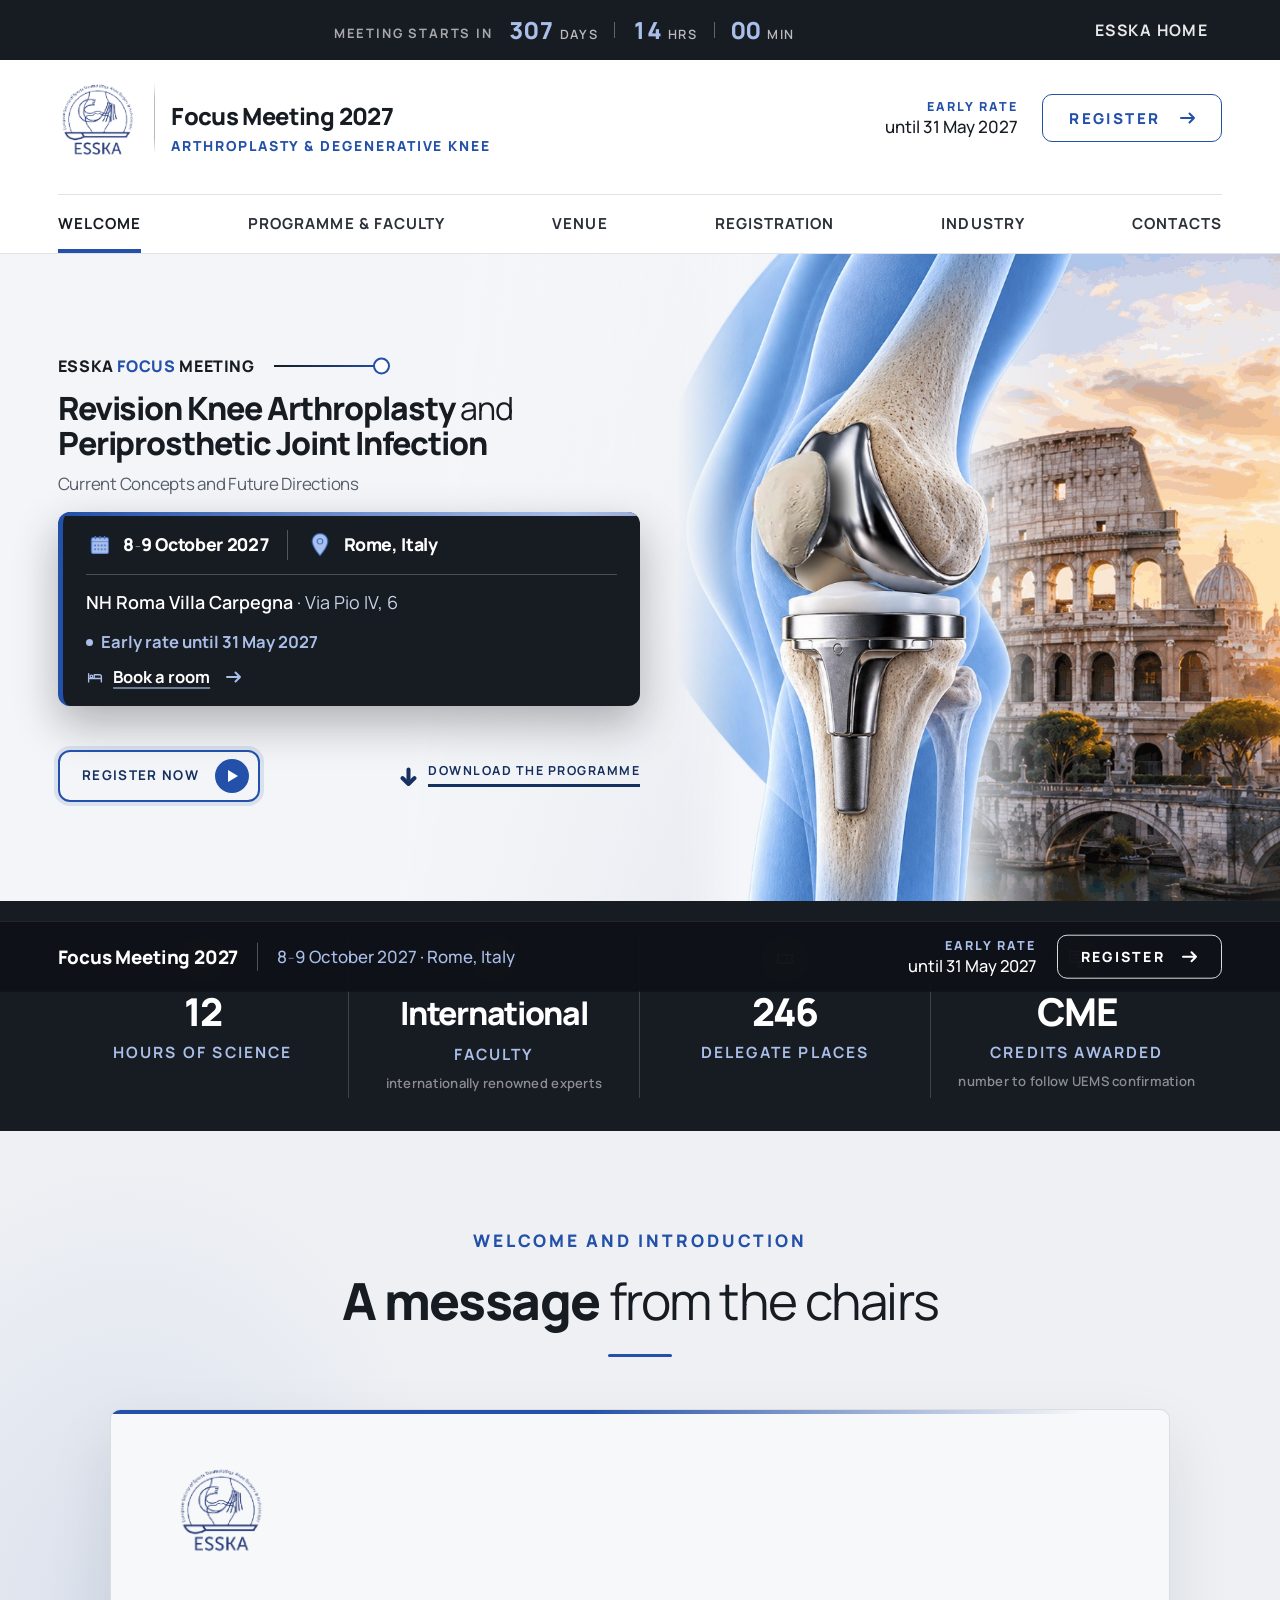
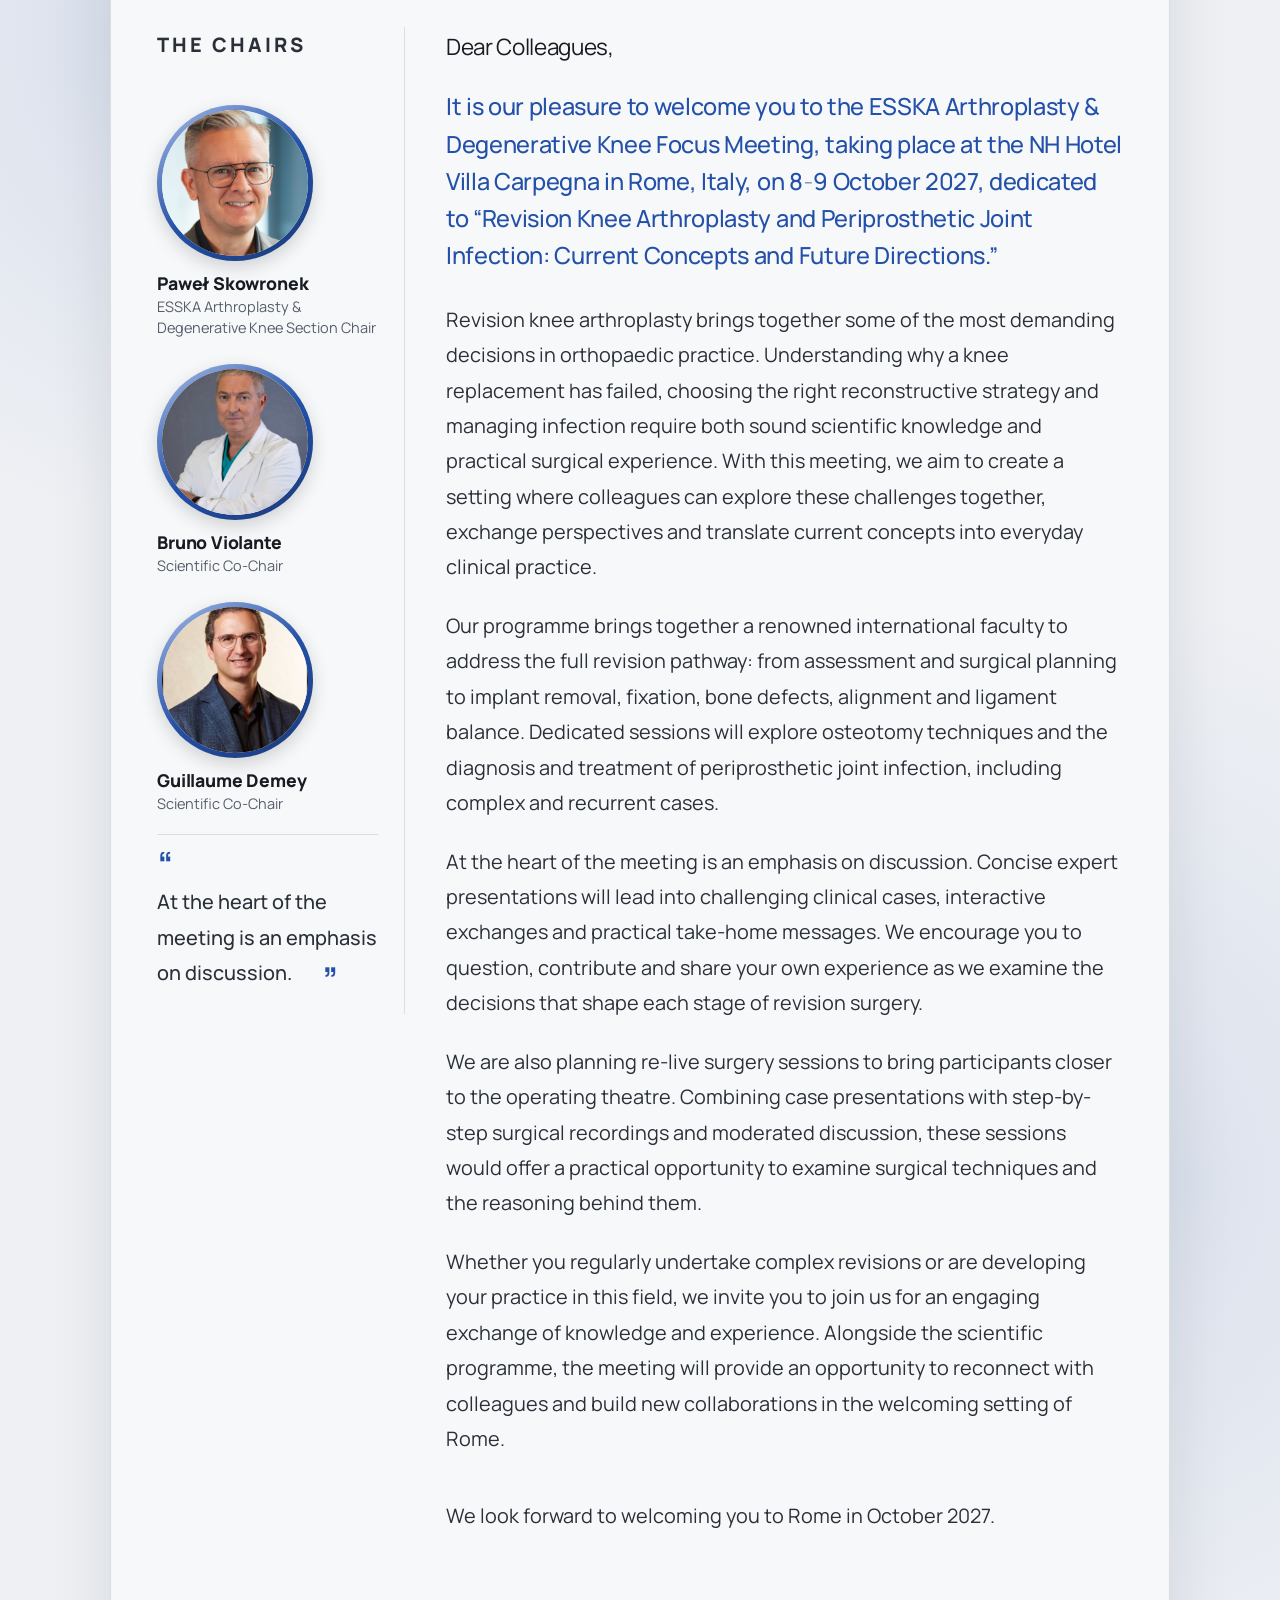
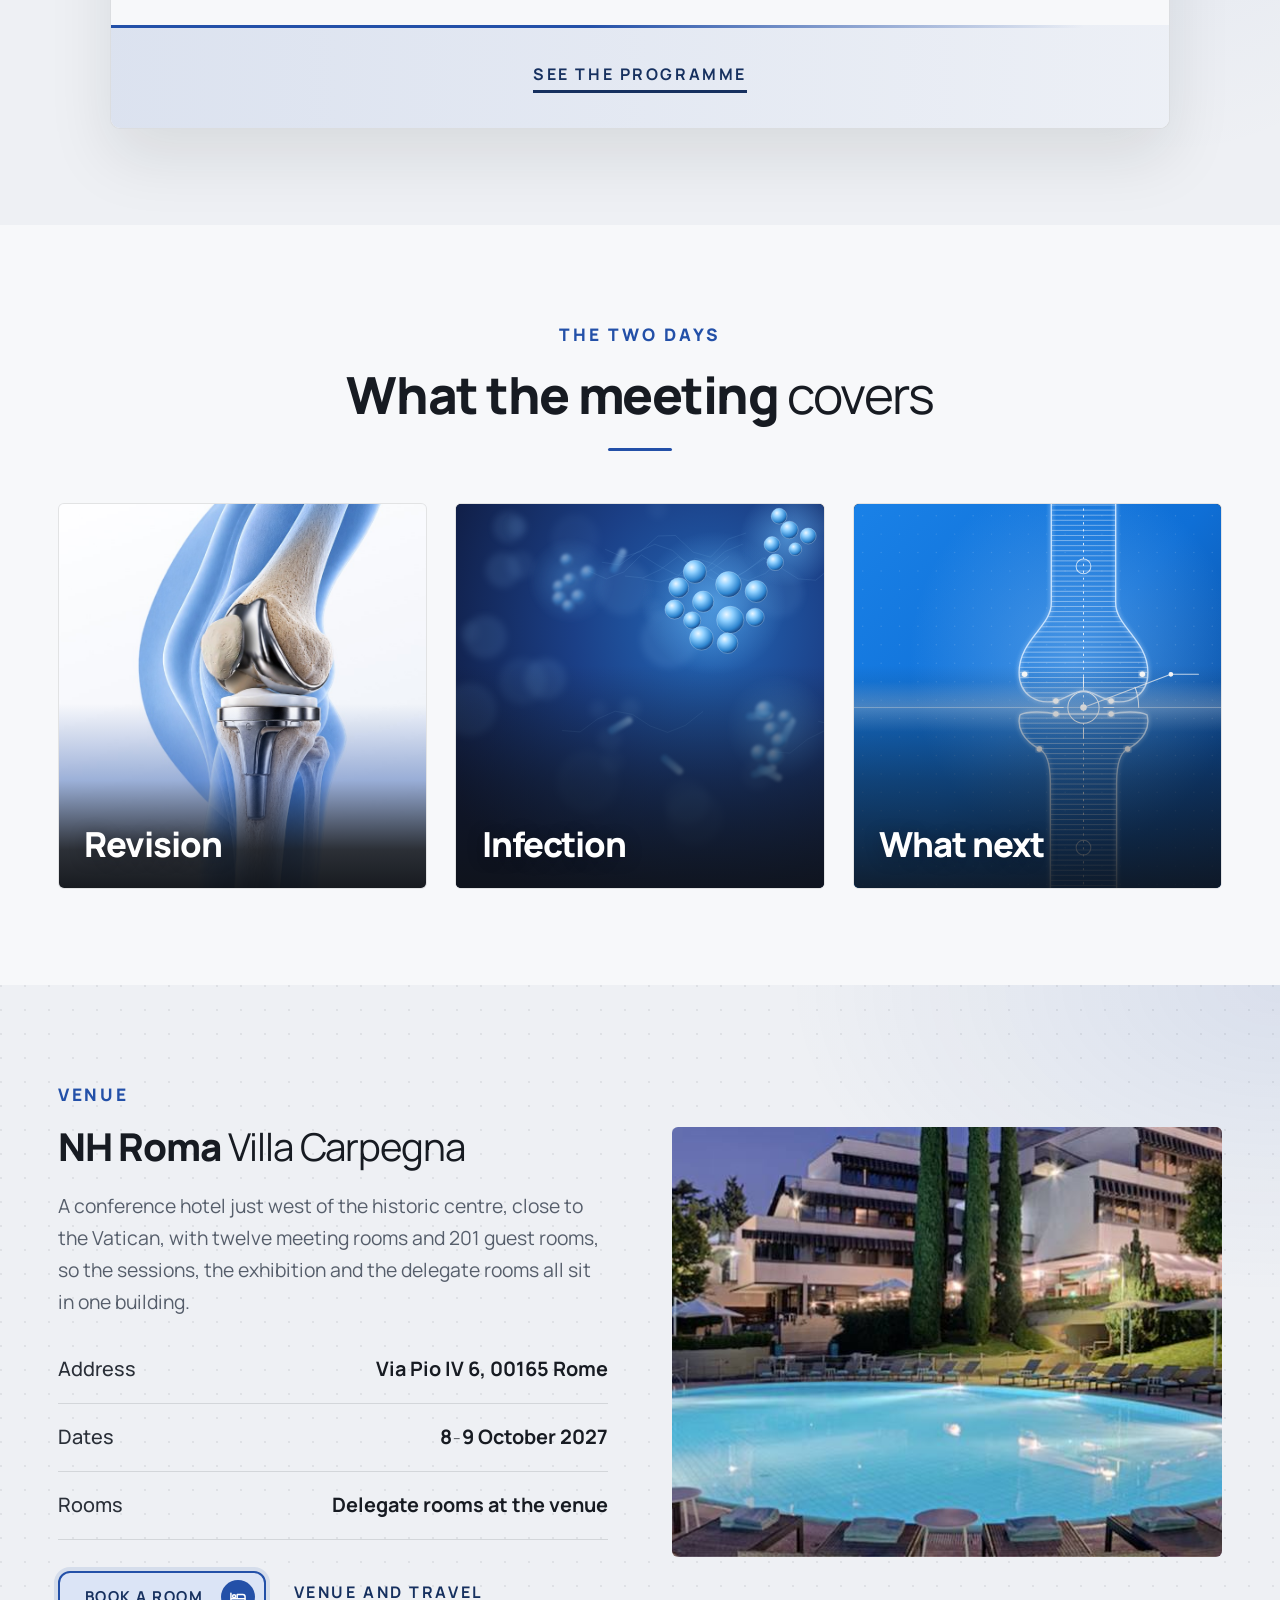
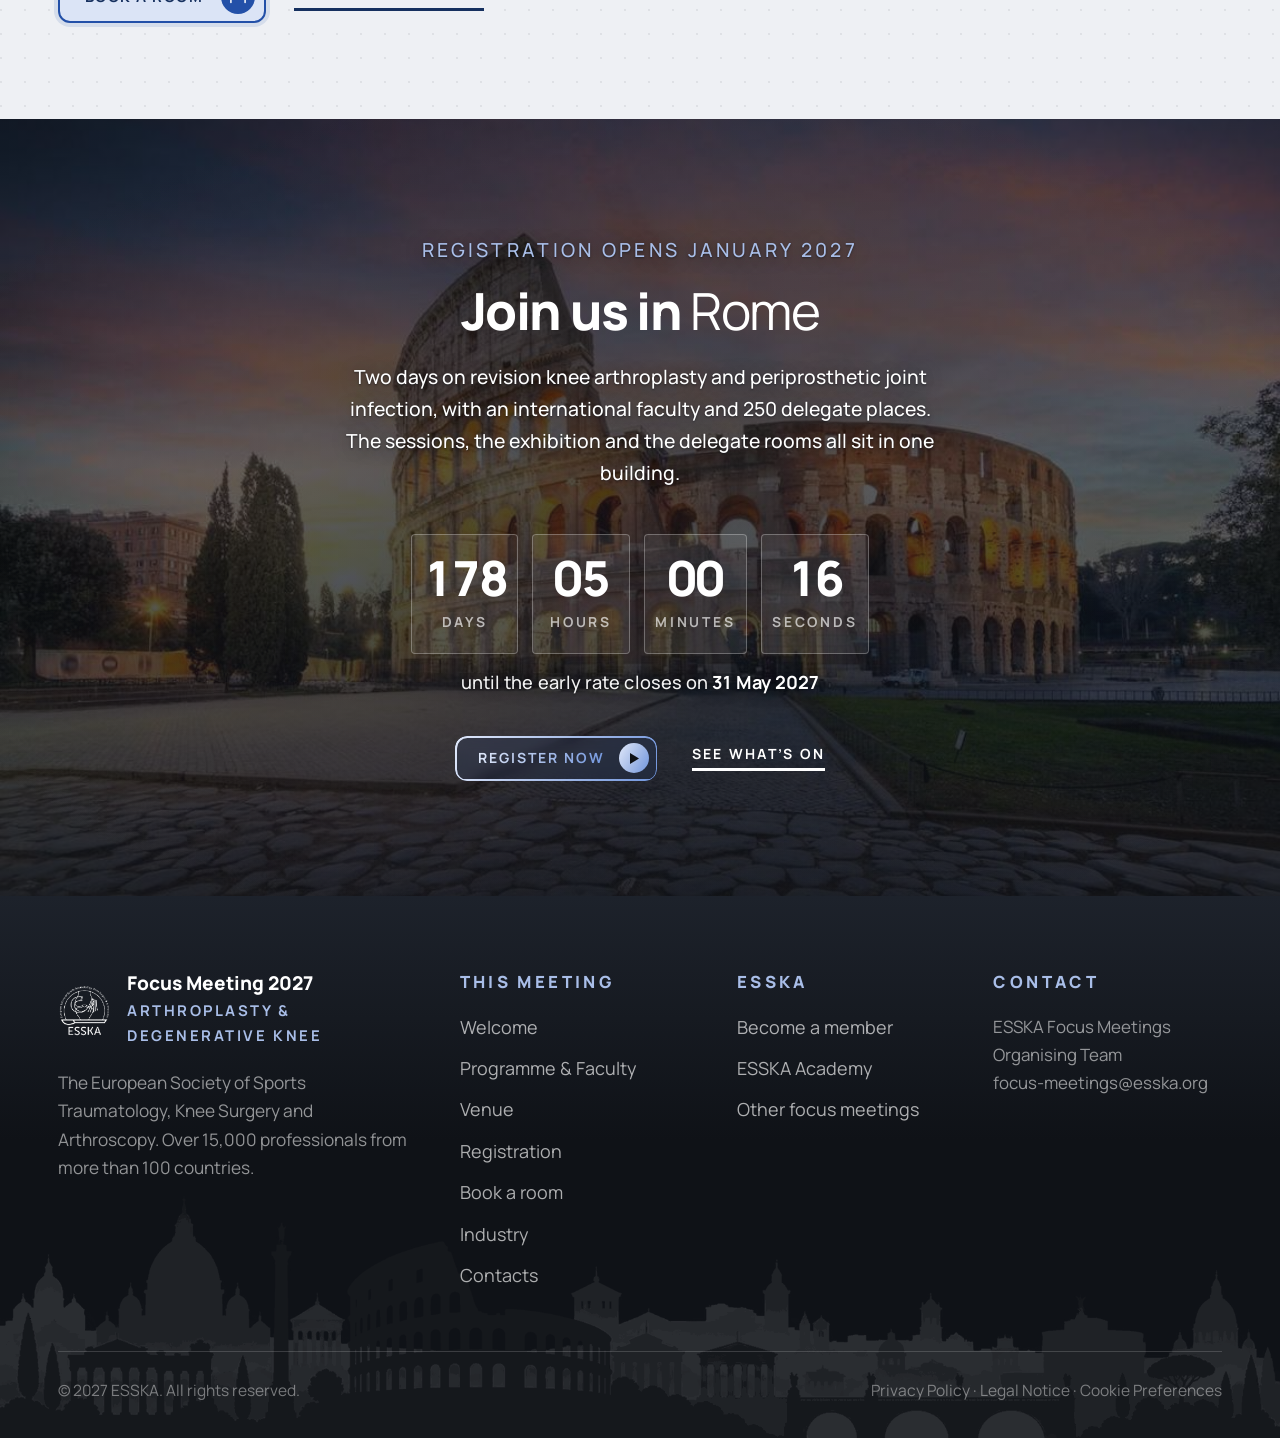
<file: sites/rome-2027/index.html>
<!DOCTYPE html>
<html lang="en">
<head>
<meta charset="utf-8">
<meta name="viewport" content="width=device-width, initial-scale=1">
<title>Revision Knee Arthroplasty and Periprosthetic Joint Infection: Current Concepts and Future Directions | ESSKA Focus Meeting 2027, Rome</title>
<link rel="preconnect" href="https://fonts.googleapis.com">
<link rel="preconnect" href="https://fonts.gstatic.com" crossorigin>
<link href="https://fonts.googleapis.com/css2?family=Manrope:wght@400;500;600;700;800&display=swap" rel="stylesheet">
<link rel="stylesheet" href="assets/css/styles.css?v=2026110502">
</head>
<body>

<div class="util" id="util">
  <div class="util-in">
    <span class="u-c" id="cd" aria-label="Time until the meeting">
      <em class="lbl-long">Meeting starts in</em>
      <span><b id="uD">000</b>days</span><i></i>
      <span><b id="uH">00</b>hrs</span><i></i>
      <span><b id="uM">00</b>min</span>
      <span class="compact"><b id="uD2">000</b>days to go</span>
    </span>
    <span class="u-r">
      <a href="https://www.esska.org/" target="_blank" rel="noopener">ESSKA Home</a>
    </span>
  </div>
</div>
<nav class="nav" id="nav">
  <div class="nav-in">
    <a class="brand" href="#" data-go="welcome">
      <img src="assets/img/logo-02.png" alt="ESSKA">
      <span class="bar" aria-hidden="true"></span>
      <span class="bn"><b>Focus Meeting 2027</b><span class="sec">ARTHROPLASTY &amp; DEGENERATIVE KNEE</span></span>
    </a>
    <ul id="menu">
      <li><a href="#" data-go="welcome" class="on">Welcome</a></li>
      <li><a href="#" data-go="programme">Programme &amp; Faculty</a></li>
      <li><a href="#" data-go="venue">Venue</a></li>
      <li><a href="#" data-go="registration">Registration</a></li>
      <li><a href="#" data-go="industry">Industry</a></li>
      <li><a href="#" data-go="contacts">Contacts</a></li>
      <li class="menu-foot">
        <a class="pill pill-menu" href="#" data-go="registration"><span>Register now</span><span class="pill-i" aria-hidden="true"><svg viewBox="0 0 10 12"><path d="M0 0l10 6-10 6z"/></svg></span></a>
        <a class="menu-book" href="https://www.minor-hotels.com/en/eventsweb/esska" target="_blank" rel="noopener"><svg class="bed-ic" viewBox="0 0 24 24" aria-hidden="true" fill="none" stroke="currentColor" stroke-width="1.8" stroke-linecap="round" stroke-linejoin="round"><path d="M3.5 18.5V7.5M3.5 14h17v4.5M20.5 14v-2.2a2.8 2.8 0 0 0-2.8-2.8H11v5"/><circle cx="7.3" cy="11.2" r="1.8"/></svg><span>Book a room</span></a>
        <p class="menu-early">until <span class="er-full">31 May 2027</span></p>
      </li>
    </ul>
    <button class="nav-burger" id="navBurger" type="button" aria-expanded="false" aria-controls="menu" aria-label="Menu"><span class="nb-bars" aria-hidden="true"><i></i><i></i><i></i></span></button>
    <div class="navreg nav-cta" id="navreg"><p class="nav-early"><small>Early rate</small><span>until <span class="er-full">31 May 2027</span></span></p><a class="nav-reg" href="#" data-go="registration"><span>Register</span><svg class="reg-arrow" viewBox="0 0 16 12" aria-hidden="true" fill="none" stroke="currentColor" stroke-width="2" stroke-linecap="round" stroke-linejoin="round"><path d="M1 6h13M9.5 1.5 14 6l-4.5 4.5"/></svg></a></div>
  </div>
</nav>

<!-- ==================== WELCOME AND INTRODUCTION ==================== -->
<main id="welcome">
  <header class="hero">
    <div class="art-wrap">
      <img class="art" src="assets/img/knee-hero.jpg"
           alt="A total knee replacement beside the Colosseum and St Peter&rsquo;s Basilica, Rome">
    </div>
    <div class="hero-in">
      <div class="hero-txt">
        <div class="kicker"><span>ESSKA <em>FOCUS</em> MEETING</span><i></i></div>
        <h1>Revision Knee Arthroplasty <span class="lt">and</span> Periprosthetic Joint Infection</h1>
        <p class="strap">Current Concepts and Future Directions</p>

        <div class="ebar">
          <div class="ebar-row">
            <span class="ebar-item">
              <img src="assets/img/icon-date.png" alt="">
              <b><time datetime="2027-10-08">8</time><i class="dash">&ndash;</i><time datetime="2027-10-09">9 October 2027</time></b>
            </span>
            <span class="ebar-sep" aria-hidden="true"></span>
            <span class="ebar-item">
              <img src="assets/img/icon-place.png" alt="">
              <b>Rome, Italy</b>
            </span>
          </div>
          <div class="ebar-foot">
            <p class="ebar-venue">NH Roma Villa Carpegna <span>&middot; Via Pio IV, 6</span></p>
            <p class="ebar-early"><i aria-hidden="true"></i><span>Early rate until <span id="erDate2">31 May 2027</span></span></p>
            <a class="ebar-book" href="https://www.minor-hotels.com/en/eventsweb/esska" target="_blank" rel="noopener"><svg class="bed-ic" viewBox="0 0 24 24" aria-hidden="true" fill="none" stroke="currentColor" stroke-width="1.8" stroke-linecap="round" stroke-linejoin="round"><path d="M3.5 18.5V7.5M3.5 14h17v4.5M20.5 14v-2.2a2.8 2.8 0 0 0-2.8-2.8H11v5"/><circle cx="7.3" cy="11.2" r="1.8"/></svg><span><b>Book a room</b><span class="eb-more"> at the venue</span></span><svg class="reg-arrow" viewBox="0 0 16 12" aria-hidden="true" fill="none" stroke="currentColor" stroke-width="2" stroke-linecap="round" stroke-linejoin="round"><path d="M1 6h13M9.5 1.5 14 6l-4.5 4.5"/></svg></a>
          </div>
        </div>

        <div class="hero-cta">
          <a class="pill" href="#" data-go="registration"><span>Register now</span><span class="pill-i" aria-hidden="true"><svg viewBox="0 0 10 12"><path d="M0 0l10 6-10 6z"/></svg></span></a>
          <a class="tlink tlink-dl" href="assets/ESSKA-Arthroplasty-Focus-Meeting-Rome-2027-Programme.pdf" download><svg class="dl-ic" viewBox="0 0 16 16" aria-hidden="true" fill="none" stroke="currentColor" stroke-width="3.4" stroke-linecap="round" stroke-linejoin="round"><path class="dl-stem" d="M8 2.2v7.9"/><path class="dl-head" d="M2.9 9.3 8 14.3l5.1-5"/></svg><span>Download the programme</span></a>
        </div>
      </div>
    </div>
  </header>
  <section class="band-num">
    <div class="wrap grid">
      <div class="n rv"><i class="n-ic" aria-hidden="true"><svg viewBox="0 0 24 24" fill="none" stroke="currentColor" stroke-width="1.7" stroke-linecap="round" stroke-linejoin="round"><circle cx="12" cy="12" r="8.5"/><path d="M12 7.5V12l3 2"/></svg></i><b data-to="12">0</b><span>Hours of science</span></div>
      <div class="n rv d1"><i class="n-ic" aria-hidden="true"><svg viewBox="0 0 24 24" fill="none" stroke="currentColor" stroke-width="1.7" stroke-linecap="round" stroke-linejoin="round"><circle cx="9" cy="8.5" r="3.2"/><path d="M3.5 19a5.5 5.5 0 0 1 11 0"/><circle cx="17" cy="9.5" r="2.5"/><path d="M15.6 14.3A4.6 4.6 0 0 1 20.5 19"/></svg></i><b class="n-word">International</b><span>Faculty</span><em>internationally renowned experts</em></div>
      <div class="n rv d2"><i class="n-ic" aria-hidden="true"><svg viewBox="0 0 24 24" fill="none" stroke="currentColor" stroke-width="1.7" stroke-linecap="round" stroke-linejoin="round"><path d="M4 7.5h16v2.8a1.9 1.9 0 0 0 0 3.4v2.8H4v-2.8a1.9 1.9 0 0 0 0-3.4z"/><path d="M14.5 7.5v9" stroke-dasharray="1.6 2"/></svg></i><b data-to="250">0</b><span>Delegate places</span></div>
      <div class="n rv d3"><i class="n-ic" aria-hidden="true"><svg viewBox="0 0 24 24" fill="none" stroke="currentColor" stroke-width="1.7" stroke-linecap="round" stroke-linejoin="round"><rect x="4" y="3.5" width="16" height="12" rx="2"/><path d="M8 7.5h8M8 11h5"/><circle cx="15.5" cy="16.5" r="2.6"/><path d="m14.2 18.7-.9 2.8 2.2-.9 2.2.9-.9-2.8"/></svg></i><b>CME</b><span>Credits awarded</span><em>number to follow UEMS confirmation</em></div>
    </div>
      <div class="band-dots" aria-hidden="true"></div>
  </section>



  <section class="sec-letter tint">
    <div class="wrap">
      <div class="head center rv">
        <p class="eyebrow">Welcome and Introduction</p>
        <h2>A message <span class="lt">from the chairs</span></h2>
        <hr class="orn">
      </div>
      <div class="letterhead rv d1">
        <img class="lh-mark" src="assets/img/logo-02.png" alt="">
        <aside class="lh-chairs">
          <p class="lh-label">The chairs</p>
          <div class="sign">
          <figure>
            <img src="assets/img/chair-skowronek.jpg" alt="Paweł Skowronek">
            <figcaption>
              <b>Paweł Skowronek</b>
              <span>ESSKA Arthroplasty &amp; Degenerative Knee Section Chair</span>
            </figcaption>
          </figure>
          <figure>
            <img src="assets/img/chair-violante.jpg" alt="Bruno Violante">
            <figcaption>
              <b>Bruno Violante</b>
              <span>Scientific Co-Chair</span>
            </figcaption>
          </figure>
          <figure>
            <img src="assets/img/chair-demey.jpg" alt="Guillaume Demey">
            <figcaption>
              <b>Guillaume Demey</b>
              <span>Scientific Co-Chair</span>
            </figcaption>
          </figure>
        </div>
          <p class="lh-quote">At the heart of the meeting is an emphasis on discussion.</p>
        </aside>
        <div class="lh-main">
          <p class="salut">Dear Colleagues,</p>
        <p class="lead">It is our pleasure to welcome you to the ESSKA Arthroplasty &amp; Degenerative Knee Focus Meeting, taking place at the NH Hotel Villa Carpegna in Rome, Italy, on 8<i class="dash">&ndash;</i>9 October 2027, dedicated to &ldquo;Revision Knee Arthroplasty and Periprosthetic Joint Infection: Current Concepts and Future Directions.&rdquo;</p>
        <p>Revision knee arthroplasty brings together some of the most demanding decisions in orthopaedic practice. Understanding why a knee replacement has failed, choosing the right reconstructive strategy and managing infection require both sound scientific knowledge and practical surgical experience. With this meeting, we aim to create a setting where colleagues can explore these challenges together, exchange perspectives and translate current concepts into everyday clinical practice.</p>
        <p>Our programme brings together a renowned international faculty to address the full revision pathway: from assessment and surgical planning to implant removal, fixation, bone defects, alignment and ligament balance. Dedicated sessions will explore osteotomy techniques and the diagnosis and treatment of periprosthetic joint infection, including complex and recurrent cases.</p>
        <p>At the heart of the meeting is an emphasis on discussion. Concise expert presentations will lead into challenging clinical cases, interactive exchanges and practical take-home messages. We encourage you to question, contribute and share your own experience as we examine the decisions that shape each stage of revision surgery.</p>
        <p>We are also planning re-live surgery sessions to bring participants closer to the operating theatre. Combining case presentations with step-by-step surgical recordings and moderated discussion, these sessions would offer a practical opportunity to examine surgical techniques and the reasoning behind them.</p>
        <p>Whether you regularly undertake complex revisions or are developing your practice in this field, we invite you to join us for an engaging exchange of knowledge and experience. Alongside the scientific programme, the meeting will provide an opportunity to reconnect with colleagues and build new collaborations in the welcoming setting of Rome.</p>
        <p>We look forward to welcoming you to Rome in October 2027.</p>
        </div>
        <div class="letter-cta"><a class="tlink" href="#" data-go="programme">See the programme</a></div>
      </div>
    </div>
  </section>

  <section>
    <div class="wrap">
      <div class="center rv">
        <p class="eyebrow">The two days</p>
        <h2>What the meeting <span class="lt">covers</span></h2>
        <hr class="orn">
      </div>
      <div class="topics">
        <div class="topic rv"><div class="tile t1" tabindex="0"><img class="art" src="assets/img/knee-card.jpg" alt="" loading="lazy"><span class="word">Revision</span>
            <div class="bd"><h3>Revision arthroplasty</h3>
          <p class="t-meta">Day one &middot; 4 sessions &middot; 28 talks</p>
          <p>Day one follows the aseptic pathway end to end: deciding when to revise, exposure and implant removal, alignment and the joint line, fixation and bone defects, then constraint and instability.</p></div>
          </div></div>
        <div class="topic rv d1"><div class="tile t2" tabindex="0"><img class="art" src="assets/img/tile-infection.svg" alt="" loading="lazy"><span class="word">Infection</span>
            <div class="bd"><h3>Periprosthetic joint infection</h3>
          <p class="t-meta">Day two &middot; 3&#8239;h&#8239;45 &middot; 9 talks</p>
          <p>Day two is given over to infection: current diagnostic criteria and emerging biomarkers, low-grade and culture-negative cases, then one-stage against two-stage revision and recurrent PJI.</p></div>
          </div></div>
        <div class="topic rv d2"><div class="tile t3" tabindex="0"><img class="art" src="assets/img/tile-future.svg" alt="" loading="lazy"><span class="word">What next</span>
            <div class="bd"><h3>Current concepts and future directions</h3>
          <p class="t-meta">Both days &middot; 2 interactive finales</p>
          <p>Integrated cases with faculty voting and take-home messages, a session on osteotomy techniques in revision, and planned re-live surgery pairing step-by-step recordings with moderated discussion.</p></div>
          </div></div>
      </div>
      <p class="swipe-hint" aria-hidden="true"><i></i>Swipe for more<i></i></p>
    </div>
  </section>


  <section class="tint">
    <div class="wrap feature flip">
      <div class="rv d1"><div class="shot wide"><img src="assets/img/photo-04.jpg" alt="NH Roma Villa Carpegna"></div></div>
      <div class="rv">
        <p class="eyebrow">Venue</p>
        <h2 class="h-fit">NH Roma <span class="lt">Villa Carpegna</span></h2>
        <p class="lead" style="margin-top:1.3rem">A conference hotel just west of the historic centre, close to the Vatican, with twelve meeting rooms and 201 guest rooms, so the sessions, the exhibition and the delegate rooms all sit in one building.</p>
        <div class="row"><span>Address</span><b>Via Pio IV 6, 00165 Rome</b></div>
        <div class="row"><span>Dates</span><b>8<i class="dash">&ndash;</i>9 October 2027</b></div>
        <div class="row"><span>Rooms</span><b>Delegate rooms at the venue</b></div>
        <div class="btn-row" style="margin-top:1.8rem"><a class="pill pill-book" href="https://www.minor-hotels.com/en/eventsweb/esska" target="_blank" rel="noopener"><span>Book a room</span><span class="pill-i" aria-hidden="true"><svg class="bed-ic" viewBox="0 0 24 24" aria-hidden="true" fill="none" stroke="currentColor" stroke-width="1.8" stroke-linecap="round" stroke-linejoin="round"><path d="M3.5 18.5V7.5M3.5 14h17v4.5M20.5 14v-2.2a2.8 2.8 0 0 0-2.8-2.8H11v5"/><circle cx="7.3" cy="11.2" r="1.8"/></svg></span></a><a class="tlink" href="#" data-go="venue">Venue and travel</a></div>
      </div>
    </div>
  </section>

  <section class="bleed">
    <img class="bg" src="assets/img/photo-05.jpg" alt="">
    <div class="scrim"></div>
    <div class="wrap">
      <div class="rv">
        <p class="eyebrow">Registration opens January 2027</p>
        <h2>Join us in <span class="lt">Rome</span></h2>
        <p>Two days on revision knee arthroplasty and periprosthetic joint infection, with an international faculty and 250 delegate places. The sessions, the exhibition and the delegate rooms all sit in one building.</p>
      </div>
      <div class="count rv d1">
        <div><b id="cD">00</b><span>Days</span></div>
        <div><b id="cH">00</b><span>Hours</span></div>
        <div><b id="cM">00</b><span>Minutes</span></div>
        <div><b id="cS">00</b><span>Seconds</span></div>
      </div>
      <p class="note-date">until the early rate closes on <b id="erDate" style="font-weight:700;color:#fff">31 May 2027</b></p>
      <div class="go rv d2">
        <a class="pill" href="#" data-go="registration"><span>Register now</span><span class="pill-i" aria-hidden="true"><svg viewBox="0 0 10 12"><path d="M0 0l10 6-10 6z"/></svg></span></a>
        <a class="tlink" href="#" data-go="programme">See what&rsquo;s on</a>
      </div>
    </div>
  </section>
</main>

<!-- ==================== PROGRAMME AND FACULTY ==================== -->
<main id="programme" hidden>
  <header class="ph">
    <img class="bg" src="assets/img/knee-programme.jpg" alt="">
    <div class="scrim"></div>
    <img class="sky" src="assets/img/logo-05.png" alt="">
    <div class="wrap">
      <p class="crumb">ESSKA Focus Meeting</p>
      <h1>Programme <span class="lt">and Faculty</span></h1>
      <p>Two days on revision knee arthroplasty and periprosthetic joint infection. Faculty to be confirmed.</p>
    </div>
        <div class="wrap ph-meta"><span><b>8<i class="dash">&ndash;</i>9 October 2027</b></span><span>NH Roma Villa Carpegna</span><span>Rome, Italy</span></div>
  </header>
  <section>
    <div class="wrap">
      <div class="head rv"><p class="eyebrow">Scientific programme</p><h2>Day <span class="lt">by day</span></h2></div>

      <div class="summary">
        <div class="sm rv"><i class="sm-ic" aria-hidden="true"><svg viewBox="0 0 24 24" fill="none" stroke="currentColor" stroke-width="1.7" stroke-linecap="round" stroke-linejoin="round"><circle cx="12" cy="12" r="8.5"/><path d="M12 7.5V12l3 2"/></svg></i><b>10&#8239;h&#8239;45</b><span>Scientific programme</span><em>excluding breaks</em></div>
        <div class="sm rv d1"><i class="sm-ic" aria-hidden="true"><svg viewBox="0 0 24 24" fill="none" stroke="currentColor" stroke-width="1.7" stroke-linecap="round" stroke-linejoin="round"><circle cx="12" cy="12" r="4.6"/><path d="M12 3.5v3.9M12 16.6v3.9M3.5 12h3.9M16.6 12h3.9M6 6l2.7 2.7M15.3 15.3 18 18M18 6l-2.7 2.7M8.7 15.3 6 18"/><circle cx="10.6" cy="11" r=".7" fill="currentColor"/><circle cx="13.4" cy="13" r=".7" fill="currentColor"/></svg></i><b>3&#8239;h&#8239;45</b><span>Dedicated to PJI</span><em>two 90-min sessions + case finale</em></div>
        <div class="sm rv d2"><i class="sm-ic" aria-hidden="true"><svg viewBox="0 0 24 24" fill="none" stroke="currentColor" stroke-width="1.7" stroke-linecap="round" stroke-linejoin="round"><rect x="9" y="3.5" width="6" height="10" rx="3"/><path d="M6 11.5a6 6 0 0 0 12 0M12 17.5v3"/></svg></i><b>10 min</b><span>Standard lecture</span><em>discussion at the end of each session</em></div>
        <div class="sm rv d3"><i class="sm-ic" aria-hidden="true"><svg viewBox="0 0 24 24" fill="none" stroke="currentColor" stroke-width="1.7" stroke-linecap="round" stroke-linejoin="round"><circle cx="9" cy="8.5" r="3.2"/><path d="M3.5 19a5.5 5.5 0 0 1 11 0"/><circle cx="17" cy="9.5" r="2.5"/><path d="M15.6 14.3A4.6 4.6 0 0 1 20.5 19"/></svg></i><b class="sm-word">International</b><span>Faculty</span><em>internationally renowned experts</em></div>
      </div>

      <div class="prog-controls rv">
        <div class="pctl-top">
          <div class="pctl-search">
            <label class="plbl" for="progQ">Search the programme</label>
            <input id="progQ" type="search" autocomplete="off"
                   placeholder="Search talks, sessions, chairs and speakers">
          </div>
        </div>
        <div class="pctl-row">
          <div class="pchips" id="progChips" role="group" aria-label="Choose a day">
            <button class="pchip" type="button" data-filter="1" aria-pressed="true">Day one<span class="pchip-date"> &middot; 8 October</span></button>
            <button class="pchip" type="button" data-filter="2" aria-pressed="false">Day two<span class="pchip-date"> &middot; 9 October</span></button>
          </div>
          <a class="tlink pctl-dl tlink-dl" href="assets/ESSKA-Arthroplasty-Focus-Meeting-Rome-2027-Programme.pdf" download><svg class="dl-ic" viewBox="0 0 16 16" aria-hidden="true" fill="none" stroke="currentColor" stroke-width="3.4" stroke-linecap="round" stroke-linejoin="round"><path class="dl-stem" d="M8 2.2v7.9"/><path class="dl-head" d="M2.9 9.3 8 14.3l5.1-5"/></svg><span>Download the programme</span></a>
        </div>
      </div>
      <p class="pempty" id="progEmpty" hidden>Nothing in this day matches that search.
        <button type="button" id="progClear">Clear search</button></p>
      <div class="pdays" id="progDays">
        <section class="pday" data-day="1">
          <div class="pday-head">
            <time class="pcal" datetime="2027-10-08"><span class="pcal-m" aria-hidden="true">Oct</span><span class="pcal-d" aria-hidden="true">8</span><span class="pcal-w" aria-hidden="true">Fri</span><span class="vh">Friday 8 October 2027</span></time>
            <div class="pday-id">
              <span class="pday-label">Day one</span>
              <span class="pday-meta"><span><svg viewBox="0 0 20 20" aria-hidden="true"><circle cx="10" cy="10" r="7.5" fill="none" stroke="currentColor" stroke-width="1.7"/><path d="M10 5.8V10l2.8 1.8" fill="none" stroke="currentColor" stroke-width="1.7" stroke-linecap="round"/></svg><b>09:00 to 18:00</b></span><span><svg viewBox="0 0 20 20" aria-hidden="true"><path d="M4 5.5h12M4 10h12M4 14.5h8" fill="none" stroke="currentColor" stroke-width="1.7" stroke-linecap="round"/></svg>4 sessions + finale</span><span><svg viewBox="0 0 20 20" aria-hidden="true"><rect x="7.2" y="2.8" width="5.6" height="9" rx="2.8" fill="none" stroke="currentColor" stroke-width="1.7"/><path d="M4.8 9.6a5.2 5.2 0 0 0 10.4 0M10 14.8v2.6" fill="none" stroke="currentColor" stroke-width="1.7" stroke-linecap="round"/></svg>32 talks</span></span>
            </div>
            <button class="pcollapse" type="button">Expand all</button>
          </div>
          <div class="prow" data-day="1">
            <button class="prow-btn" type="button" aria-expanded="false">
              <span class="ptime"><span class="pstart">09:00</span><span class="pdur">15 min</span></span>
              <span class="pmain-head"><span class="ptitle">Welcome and Introduction</span><span class="psub psub-note"><span class="pnote-l">Presented by</span><span class="pnote-t">Michael Hantes, Bruno Violante and Pawe&#322; Skowronek</span></span></span>
              <span class="pchev" aria-hidden="true"></span>
            </button>
            <div class="ptalks-wrap" hidden>
              <ul class="ptalks"><li class="ptalk"><span class="ptx">Opening remarks, ESSKA</span><span class="psp"></span></li><li class="ptalk"><span class="ptx">Introduction of faculty and course essentials</span><span class="psp"></span></li><li class="ptalk"><span class="ptx">Introduction of the new ESSKA Section and its activity</span><span class="psp"></span></li></ul>
            </div>
          </div>
          <div class="prow" data-day="1">
            <button class="prow-btn" type="button" aria-expanded="false">
              <span class="ptime"><span class="pstart">09:15</span><span class="pdur">90 min</span></span>
              <span class="pmain-head"><span class="ptitle">Session 1: Decision Making</span><span class="psub psub-note"><span class="pnote-l">Format</span><span class="pnote-t">Seven 10-minute talks, followed by 20 minutes of discussion around the case &ldquo;Nightmare revision: what would you do?&rdquo;</span></span></span>
              <span class="pchev" aria-hidden="true"></span>
            </button>
            <div class="ptalks-wrap" hidden>
              <ul class="ptalks"><li class="ptalk"><span class="ptx">Patient expectations after TKA</span><span class="psp"></span></li><li class="ptalk"><span class="ptx">Painful TKA: diagnostic algorithm</span><span class="psp"></span></li><li class="ptalk"><span class="ptx">RTKA: results and complications</span><span class="psp"></span></li><li class="ptalk"><span class="ptx">Robotic RTKA: state of the art</span><span class="psp"></span></li><li class="ptalk"><span class="ptx">Selected component revision in RTKA</span><span class="psp"></span></li><li class="ptalk"><span class="ptx">Role of the plastic surgeon in the multioperated knee</span><span class="psp"></span></li><li class="ptalk"><span class="ptx">The RTKA workflow: steps to make the correct decision</span><span class="psp"></span></li></ul>
            </div>
          </div>
          <div class="prow break" data-day="1">
            <div class="prow-static">
              <span class="ptime"><span class="pstart">10:45</span><span class="pdur">30 min</span></span>
              <span class="pmain-head"><span class="ptitle">Coffee break</span></span>
            </div>
          </div>
          <div class="prow" data-day="1">
            <button class="prow-btn" type="button" aria-expanded="false">
              <span class="ptime"><span class="pstart">11:15</span><span class="pdur">90 min</span></span>
              <span class="pmain-head"><span class="ptitle">Session 2: Basics of Revision</span><span class="psub psub-note"><span class="pnote-l">Format</span><span class="pnote-t">Seven 10-minute talks, followed by 20 minutes of case-based discussion</span></span></span>
              <span class="pchev" aria-hidden="true"></span>
            </button>
            <div class="ptalks-wrap" hidden>
              <ul class="ptalks"><li class="ptalk"><span class="ptx">Surgical exposure in RTKA</span><span class="psp"></span></li><li class="ptalk"><span class="ptx">Implant removal in RTKA</span><span class="psp"></span></li><li class="ptalk"><span class="ptx">Coronal alignment in revision TKA: keep mechanical</span><span class="psp"></span></li><li class="ptalk"><span class="ptx">Coronal alignment in revision TKA: looking to anatomic</span><span class="psp"></span></li><li class="ptalk"><span class="ptx">Reconstructing the joint line in revision TKA</span><span class="psp"></span></li><li class="ptalk"><span class="ptx">The third space in RTKA</span><span class="psp"></span></li><li class="ptalk"><span class="ptx">Revision uni knee: tips and tricks</span><span class="psp"></span></li></ul>
            </div>
          </div>
          <div class="prow break" data-day="1">
            <div class="prow-static">
              <span class="ptime"><span class="pstart">12:45</span><span class="pdur">60 min</span></span>
              <span class="pmain-head"><span class="ptitle">Lunch</span></span>
            </div>
          </div>
          <div class="prow" data-day="1">
            <button class="prow-btn" type="button" aria-expanded="false">
              <span class="ptime"><span class="pstart">13:45</span><span class="pdur">90 min</span></span>
              <span class="pmain-head"><span class="ptitle">Session 3: Fixation and Bone Defects</span><span class="psub psub-note"><span class="pnote-l">Format</span><span class="pnote-t">Seven 10-minute talks, followed by a 20-minute discussion of a difficult bone-loss case</span></span></span>
              <span class="pchev" aria-hidden="true"></span>
            </button>
            <div class="ptalks-wrap" hidden>
              <ul class="ptalks"><li class="ptalk"><span class="ptx">Classification of bone defects</span><span class="psp"></span></li><li class="ptalk"><span class="ptx">Two-zone fixation in RTKA</span><span class="psp"></span></li><li class="ptalk"><span class="ptx">Metaphyseal fixation: cones</span><span class="psp"></span></li><li class="ptalk"><span class="ptx">Metaphyseal fixation: sleeves</span><span class="psp"></span></li><li class="ptalk"><span class="ptx">How to use wedges and blocks</span><span class="psp"></span></li><li class="ptalk"><span class="ptx">Stems: cemented vs porous, short vs diaphyseal</span><span class="psp"></span></li><li class="ptalk"><span class="ptx">Porous implant in RTKA</span><span class="psp"></span></li></ul>
            </div>
          </div>
          <div class="prow break" data-day="1">
            <div class="prow-static">
              <span class="ptime"><span class="pstart">15:15</span><span class="pdur">30 min</span></span>
              <span class="pmain-head"><span class="ptitle">Coffee break</span></span>
            </div>
          </div>
          <div class="prow" data-day="1">
            <button class="prow-btn" type="button" aria-expanded="false">
              <span class="ptime"><span class="pstart">15:45</span><span class="pdur">90 min</span></span>
              <span class="pmain-head"><span class="ptitle">Session 4: Stability and Ligament Balance</span><span class="psub psub-note"><span class="pnote-l">Format</span><span class="pnote-t">Seven 10-minute talks, followed by 20 minutes of case discussion on instability and constraint</span></span></span>
              <span class="pchev" aria-hidden="true"></span>
            </button>
            <div class="ptalks-wrap" hidden>
              <ul class="ptalks"><li class="ptalk"><span class="ptx">Level of constraint in RTKA</span><span class="psp"></span></li><li class="ptalk"><span class="ptx">Management of patellar instability</span><span class="psp"></span></li><li class="ptalk"><span class="ptx">Sagittal plane instability: recurvatum and flexion instability</span><span class="psp"></span></li><li class="ptalk"><span class="ptx">Coronal plane and mid-flexion instability</span><span class="psp"></span></li><li class="ptalk"><span class="ptx">Basics of megaprostheses</span><span class="psp"></span></li><li class="ptalk"><span class="ptx">Management of patella fracture, quadriceps and patellar tendon rupture in RTKA</span><span class="psp"></span></li><li class="ptalk"><span class="ptx">The stiff knee in revision</span><span class="psp"></span></li></ul>
            </div>
          </div>
          <div class="prow" data-day="1">
            <button class="prow-btn" type="button" aria-expanded="false">
              <span class="ptime"><span class="pstart">17:15</span><span class="pdur">45 min</span></span>
              <span class="pmain-head"><span class="ptitle">Day 1 Interactive Finale</span><span class="psub psub-note"><span class="pnote-l">Format</span><span class="pnote-t">Three short cases connecting decision-making, fixation, bone loss and stability, with faculty voting and take-home messages</span></span></span>
              <span class="pchev" aria-hidden="true"></span>
            </button>
            <div class="ptalks-wrap" hidden>
              <ul class="ptalks"><li class="ptalk"><span class="ptx">Integrated complex aseptic revision cases</span><span class="psp"></span></li></ul>
            </div>
          </div>
        </section>
        <section class="pday" data-day="2" hidden>
          <div class="pday-head">
            <time class="pcal" datetime="2027-10-09"><span class="pcal-m" aria-hidden="true">Oct</span><span class="pcal-d" aria-hidden="true">9</span><span class="pcal-w" aria-hidden="true">Sat</span><span class="vh">Saturday 9 October 2027</span></time>
            <div class="pday-id">
              <span class="pday-label">Day two</span>
              <span class="pday-meta"><span><svg viewBox="0 0 20 20" aria-hidden="true"><circle cx="10" cy="10" r="7.5" fill="none" stroke="currentColor" stroke-width="1.7"/><path d="M10 5.8V10l2.8 1.8" fill="none" stroke="currentColor" stroke-width="1.7" stroke-linecap="round"/></svg><b>08:30 to 14:00</b></span><span><svg viewBox="0 0 20 20" aria-hidden="true"><path d="M4 5.5h12M4 10h12M4 14.5h8" fill="none" stroke="currentColor" stroke-width="1.7" stroke-linecap="round"/></svg>3 sessions + finale</span><span><svg viewBox="0 0 20 20" aria-hidden="true"><rect x="7.2" y="2.8" width="5.6" height="9" rx="2.8" fill="none" stroke="currentColor" stroke-width="1.7"/><path d="M4.8 9.6a5.2 5.2 0 0 0 10.4 0M10 14.8v2.6" fill="none" stroke="currentColor" stroke-width="1.7" stroke-linecap="round"/></svg>13 talks</span></span>
            </div>
            <button class="pcollapse" type="button">Expand all</button>
          </div>
          <div class="prow" data-day="2">
            <button class="prow-btn" type="button" aria-expanded="false">
              <span class="ptime"><span class="pstart">08:30</span><span class="pdur">60 min</span></span>
              <span class="pmain-head"><span class="ptitle">Session 5: Osteotomy Techniques in RTKA</span><span class="psub psub-note"><span class="pnote-l">Format</span><span class="pnote-t">Three 10-minute talks, followed by 30 minutes of case-based discussion</span></span></span>
              <span class="pchev" aria-hidden="true"></span>
            </button>
            <div class="ptalks-wrap" hidden>
              <ul class="ptalks"><li class="ptalk"><span class="ptx">TKA in extra-articular deformities</span><span class="psp"></span></li><li class="ptalk"><span class="ptx">Osteotomies around the knee in RTKA</span><span class="psp"></span></li><li class="ptalk"><span class="ptx">Osteotomy techniques to remove difficult knee implants (TTA)</span><span class="psp"></span></li></ul>
            </div>
          </div>
          <div class="prow" data-day="2">
            <button class="prow-btn" type="button" aria-expanded="false">
              <span class="ptime"><span class="pstart">09:30</span><span class="pdur">90 min</span></span>
              <span class="pmain-head"><span class="ptitle">Session 6A: PJI Diagnosis and Decision Making</span><span class="psub psub-note"><span class="pnote-l">Format</span><span class="pnote-t">Ten-minute presentations, followed by discussion</span></span></span>
              <span class="pchev" aria-hidden="true"></span>
            </button>
            <div class="ptalks-wrap" hidden>
              <ul class="ptalks"><li class="ptalk"><span class="ptx">Current diagnostic criteria: ICM/EBJIS, unified: where do we stand?</span><span class="psp">Daniel P&eacute;rez-Prieto</span></li><li class="ptalk"><span class="ptx">Emerging biomarkers and differential diagnosis with aseptic loosening</span><span class="psp">Andrea Sambri</span></li><li class="ptalk"><span class="ptx">Low-grade and culture-negative PJI: the diagnostic challenge</span><span class="psp">Antonio Pellegrini</span></li></ul>
            </div>
          </div>
          <div class="prow break" data-day="2">
            <div class="prow-static">
              <span class="ptime"><span class="pstart">11:00</span><span class="pdur">30 min</span></span>
              <span class="pmain-head"><span class="ptitle">Coffee break</span></span>
            </div>
          </div>
          <div class="prow" data-day="2">
            <button class="prow-btn" type="button" aria-expanded="false">
              <span class="ptime"><span class="pstart">11:30</span><span class="pdur">90 min</span></span>
              <span class="pmain-head"><span class="ptitle">Session 6B: PJI Treatment and Reconstruction</span><span class="psub psub-note"><span class="pnote-l">Format</span><span class="pnote-t">The second 90-minute PJI block, including soft-tissue reconstruction</span></span></span>
              <span class="pchev" aria-hidden="true"></span>
            </button>
            <div class="ptalks-wrap" hidden>
              <ul class="ptalks"><li class="ptalk"><span class="ptx">One-stage revision: technique and outcomes</span><span class="psp">Juan Carlos Mart&iacute;nez-Pastor</span></li><li class="ptalk"><span class="ptx">Two-stage revision: spacers and timing of reimplantation</span><span class="psp">Ricardo Sousa</span></li><li class="ptalk"><span class="ptx">Management of recurrent PJI and re-revision for infection</span><span class="psp">Antonio Pellegrini</span></li><li class="ptalk"><span class="ptx">Why do we not want a one- versus two-stage crossfire any more?</span><span class="psp">All faculty</span></li></ul>
            </div>
          </div>
          <div class="prow" data-day="2">
            <button class="prow-btn" type="button" aria-expanded="false">
              <span class="ptime"><span class="pstart">13:00</span><span class="pdur">45 min</span></span>
              <span class="pmain-head"><span class="ptitle">PJI Interactive Finale: Nightmare Infected Revision</span><span class="psub psub-note"><span class="pnote-l">Format</span><span class="pnote-t">Case-based multidisciplinary discussion with faculty voting</span></span></span>
              <span class="pchev" aria-hidden="true"></span>
            </button>
            <div class="ptalks-wrap" hidden>
              <ul class="ptalks"><li class="ptalk"><span class="ptx">Difficult cases combining bone defect and infection</span><span class="psp">Massimiliano De Paolis and Roland Becker</span></li><li class="ptalk"><span class="ptx">Final round table with all faculty</span><span class="psp"></span></li></ul>
            </div>
          </div>
          <div class="prow" data-day="2">
            <button class="prow-btn" type="button" aria-expanded="false">
              <span class="ptime"><span class="pstart">13:45</span><span class="pdur">15 min</span></span>
              <span class="pmain-head"><span class="ptitle">Final Take-Home Messages and Closing</span><span class="psub">1 talk</span></span>
              <span class="pchev" aria-hidden="true"></span>
            </button>
            <div class="ptalks-wrap" hidden>
              <ul class="ptalks"><li class="ptalk"><span class="ptx">Key messages from all sessions</span><span class="psp"></span></li></ul>
            </div>
          </div>
        </section>
      </div>
      <div style="margin-top:2.4rem"><a class="tlink tlink-dl" href="assets/ESSKA-Arthroplasty-Focus-Meeting-Rome-2027-Programme.pdf" download><svg class="dl-ic" viewBox="0 0 16 16" aria-hidden="true" fill="none" stroke="currentColor" stroke-width="3.4" stroke-linecap="round" stroke-linejoin="round"><path class="dl-stem" d="M8 2.2v7.9"/><path class="dl-head" d="M2.9 9.3 8 14.3l5.1-5"/></svg><span>Download the programme</span></a></div>
      <p class="prog-note">Programme as at the current draft. Sessions, talks and faculty may change.</p>
    </div>
  </section>
  <section class="tint">
    <div class="wrap">
      <div class="head rv"><p class="eyebrow">Faculty</p><h2>International <span class="lt">Faculty</span></h2>
        <p class="lead one-line" style="margin-top:1rem">Faculty to be confirmed. The names below are the invited speakers and faculty as currently planned.</p></div>
      <h3 class="fac-h">Invited speakers</h3>
      <div class="fac-grid">
        <div class="fac rv"><div class="av">JP</div><b>Javad Parvizi</b><div class="c">US</div></div>
        <div class="fac rv d1"><div class="av">AC</div><b>Antonia Chen</b><div class="c">US</div></div>
        <div class="fac rv d2"><div class="av">BS</div><b>Bryan Springer</b><div class="c">US</div></div>
        <div class="fac rv d3"><div class="av">MM</div><b>Michael Meneghini</b><div class="c">US</div></div>
        <div class="fac rv"><div class="av">DP</div><b>David Parker</b><div class="c">Australia</div></div>
        <div class="fac rv d1"><div class="av">NB</div><b>Nicolaas Budhiparama</b><div class="c">Indonesia</div></div>
        <div class="fac rv d2"><div class="av">JE</div><b>Jiis Van Ellemondt</b><div class="c">Netherlands</div></div>
        <div class="fac rv d3"><div class="av">SL</div><b>Sebastien Lustig</b><div class="c">France</div></div>
        <div class="fac rv"><div class="av">FH</div><b>Fares Haddad</b><div class="c">UK</div></div>
      </div>
      <h3 class="fac-h">Faculty</h3>
      <div class="fac-grid">
        <div class="fac rv"><div class="av av-photo"><img src="assets/img/chair-skowronek.jpg" alt="" loading="lazy"></div><b>Pawe&#322; Skowronek</b><div class="c">Poland</div></div>
        <div class="fac rv d1"><div class="av av-photo"><img src="assets/img/chair-demey.jpg" alt="" loading="lazy"></div><b>Guillaume Demey</b><div class="c">France</div></div>
        <div class="fac rv d2"><div class="av av-photo"><img src="assets/img/chair-violante.jpg" alt="" loading="lazy"></div><b>Bruno Violante</b><div class="c">Italy</div></div>
        <div class="fac rv d3"><div class="av">SS</div><b>Steffen Schr&ouml;ter</b><div class="c">Germany</div></div>
        <div class="fac rv"><div class="av">DP</div><b>Daniel Perez Prieto</b><div class="c">Spain</div></div>
        <div class="fac rv d1"><div class="av">ES</div><b>Elvire Servien</b><div class="c">France</div></div>
        <div class="fac rv d2"><div class="av">AI</div><b>Alan Ivkovic</b><div class="c">Croatia</div></div>
        <div class="fac rv d3"><div class="av">TT</div><b>Trifon Totlis</b><div class="c">Greece</div></div>
        <div class="fac rv"><div class="av">DG</div><b>Daniel Guenther</b><div class="c">Germany</div></div>
        <div class="fac rv d1"><div class="av">AK</div><b>Artur Kroell</b><div class="c">Switzerland</div></div>
        <div class="fac rv d2"><div class="av">JH</div><b>James Harty</b><div class="c">Ireland</div></div>
        <div class="fac rv d3"><div class="av">GL</div><b>Giuseppe Umile Longo</b><div class="c">Italy</div></div>
        <div class="fac rv"><div class="av">MS</div><b>Mikhail Salzmann</b><div class="c">Germany</div></div>
        <div class="fac rv d1"><div class="av">CK</div><b>Christos Koutserimpas</b><div class="c">Greece</div></div>
        <div class="fac rv d2"><div class="av">GA</div><b>George Mihai Avram</b><div class="c">Romania</div></div>
        <div class="fac rv d3"><div class="av">PO</div><b>Philippe Van Overschelde</b><div class="c">Belgium</div></div>
        <div class="fac rv"><div class="av">BM</div><b>Bartosz Maciag</b><div class="c">Poland</div></div>
        <div class="fac rv d1"><div class="av">AK</div><b>Antonio Klasan</b><div class="c">Austria</div></div>
        <div class="fac rv d2"><div class="av">TK</div><b>Theofilos Karachalios</b><div class="c">Greece</div></div>
        <div class="fac rv d3"><div class="av">NK</div><b>Nanne Kort</b><div class="c">Netherlands</div></div>
        <div class="fac rv"><div class="av">MM</div><b>Mladen Miskulin</b><div class="c">Croatia</div></div>
        <div class="fac rv d1"><div class="av">BG</div><b>Bruce Gomberg</b><div class="c">USA</div></div>
        <div class="fac rv d2"><div class="av">CS</div><b>Christian Schaller</b><div class="c">Germany</div></div>
        <div class="fac rv d3"><div class="av">PS</div><b>Patrick Sadoghi</b><div class="c">Austria</div></div>
        <div class="fac rv"><div class="av">GM</div><b>Geert Meermans</b><div class="c">Belgium</div></div>
        <div class="fac rv d1"><div class="av">LC</div><b>Luigi Capasso</b><div class="c">Italy</div></div>
        <div class="fac rv d2"><div class="av">RK</div><b>Raghbir Khakha</b><div class="c">UK</div></div>
        <div class="fac rv d3"><div class="av">VP</div><b>Vlad Predescu</b><div class="c">Romania</div></div>
        <div class="fac rv"><div class="av">RS</div><b>Ricardo Sousa</b><div class="c">Portugal</div></div>
        <div class="fac rv d1"><div class="av">ME</div><b>Michael Engl</b><div class="c">Austria</div></div>
        <div class="fac rv d2"><div class="av">PI</div><b>Pier Francesco Indelli</b><div class="c">Italy</div></div>
        <div class="fac rv d3"><div class="av">RT</div><b>Reha Tandogan</b><div class="c">T&uuml;rkiye</div></div>
        <div class="fac rv"><div class="av">MH</div><b>Michael Hirschmann</b><div class="c">Switzerland</div></div>
        <div class="fac rv d1"><div class="av">RB</div><b>Roland Becker</b><div class="c">Germany</div></div>
        <div class="fac rv d2"><div class="av">AS</div><b>Andrea Sambri</b><div class="c">Italy</div></div>
        <div class="fac rv d3"><div class="av">AP</div><b>Antonio Pellegrini</b><div class="c">Italy</div></div>
        <div class="fac rv"><div class="av">JM</div><b>Juan Carlos Mart&iacute;nez-Pastor</b><div class="c">Spain</div></div>
        <div class="fac rv d1"><div class="av">MP</div><b>Massimiliano De Paolis</b><div class="c">Italy</div></div>
        <div class="fac rv d2"><div class="av">MS</div><b>Marta Sabater</b><div class="c">Spain</div></div>
        <div class="fac rv d3"><div class="av">AB</div><b>Ali Al Belooshi</b><div class="c">UAE</div></div>
      </div>
    </div>
  </section>
</main>

<!-- ==================== VENUE ==================== -->
<main id="venue" hidden>
  <header class="ph">
    <img class="bg" src="assets/img/photo-06.jpg" alt="">
    <div class="scrim"></div>
    <img class="sky" src="assets/img/logo-05.png" alt="">
    <div class="wrap">
      <p class="crumb">ESSKA Focus Meeting</p>
      <h1>Venue <span class="lt">and Accommodation</span></h1>
      <p>NH Roma Villa Carpegna, Via Pio IV 6, Rome.</p>
    </div>
        <div class="wrap ph-meta"><span><b>8<i class="dash">&ndash;</i>9 October 2027</b></span><span>NH Roma Villa Carpegna</span><span>Rome, Italy</span><a class="pill ph-book" href="https://www.minor-hotels.com/en/eventsweb/esska" target="_blank" rel="noopener"><span>Book a room</span><span class="pill-i" aria-hidden="true"><svg viewBox="0 0 10 12"><path d="M0 0l10 6-10 6z"/></svg></span></a></div>
  </header>

  <section>
    <div class="wrap">
      <div class="v-head rv">
        <p class="eyebrow">The venue</p>
        <h2 class="one-line">NH Roma <span class="lt">Villa Carpegna</span></h2>
      </div>
      <div class="v-grid">
        <figure class="v-photo rv"><img src="assets/img/photo-07.jpg" alt="NH Roma Villa Carpegna, the hotel and its pool"></figure>
        <div class="v-card rv d1">
          <p>The hotel&rsquo;s conference facilities will host the scientific programme, including expert presentations and interactive case discussions. The hotel sits in a quiet residential area just west of the historic centre, within easy reach of the Vatican and St Peter&rsquo;s Square, so the sessions, the exhibition and the delegate rooms all sit in one building.</p>
          <dl class="v-facts">
            <div><dt><i class="vf-ic" aria-hidden="true"><svg viewBox="0 0 24 24" fill="none" stroke="currentColor" stroke-width="1.7" stroke-linecap="round" stroke-linejoin="round"><path d="M12 20.5s-6.3-5.4-6.3-10.6a6.3 6.3 0 0 1 12.6 0c0 5.2-6.3 10.6-6.3 10.6z"/><circle cx="12" cy="9.9" r="2.3"/></svg></i>Address</dt><dd>Via Pio IV, 6<br>00165 Rome, Italy</dd></div>
            <div><dt><i class="vf-ic" aria-hidden="true"><svg viewBox="0 0 24 24" fill="none" stroke="currentColor" stroke-width="1.7" stroke-linecap="round" stroke-linejoin="round"><path d="M6.7 3.8h2.5l1.4 3.9-1.9 1.2a10.6 10.6 0 0 0 5.4 5.4l1.2-1.9 3.9 1.4v2.5a1.9 1.9 0 0 1-2.1 1.9A15.9 15.9 0 0 1 4.8 5.9a1.9 1.9 0 0 1 1.9-2.1z"/></svg></i>Telephone</dt><dd><a href="tel:+3906393731">+39 06 393731</a></dd></div>
            <div><dt><i class="vf-ic" aria-hidden="true"><svg viewBox="0 0 24 24" fill="none" stroke="currentColor" stroke-width="1.7" stroke-linecap="round" stroke-linejoin="round"><rect x="3.5" y="4" width="17" height="11" rx="1.6"/><path d="M12 15v4M8 20h8M7.5 11l3-3 2.5 2.5 3.5-3.5"/></svg></i>Meeting rooms</dt><dd>Leonardo I &amp; II</dd></div>
            <div><dt><i class="vf-ic" aria-hidden="true"><svg viewBox="0 0 24 24" fill="none" stroke="currentColor" stroke-width="1.7" stroke-linecap="round" stroke-linejoin="round"><path d="M3.5 18.5V7.5M3.5 14h17v4.5M20.5 14v-2.2a2.8 2.8 0 0 0-2.8-2.8H11v5"/><circle cx="7.3" cy="11.2" r="1.8"/></svg></i>Guest rooms</dt><dd>201 (standard, superior and suites)</dd></div>
          </dl>
          <div class="btn-row">
            <a class="pill pill-book" href="https://www.minor-hotels.com/en/eventsweb/esska" target="_blank" rel="noopener"><span>Book a room</span><span class="pill-i" aria-hidden="true"><svg class="bed-ic" viewBox="0 0 24 24" aria-hidden="true" fill="none" stroke="currentColor" stroke-width="1.8" stroke-linecap="round" stroke-linejoin="round"><path d="M3.5 18.5V7.5M3.5 14h17v4.5M20.5 14v-2.2a2.8 2.8 0 0 0-2.8-2.8H11v5"/><circle cx="7.3" cy="11.2" r="1.8"/></svg></span></a>
            <a class="pill" href="https://www.google.com/maps/dir/?api=1&amp;destination=NH+Roma+Villa+Carpegna%2C+Via+Pio+IV+6%2C+00165+Rome" target="_blank" rel="noopener"><span>Get directions</span><span class="pill-i" aria-hidden="true"><svg viewBox="0 0 10 12"><path d="M0 0l10 6-10 6z"/></svg></span></a>
            <a class="tlink" href="https://www.nh-hotels.com/en/hotel/nh-roma-villa-carpegna" target="_blank" rel="noopener">Venue website</a>
          </div>
        </div>
      </div>
      <div class="v-conf rv">
        <div class="v-conf-t">
          <p class="eyebrow">Conference area</p>
          <h3>Leonardo I &amp; II</h3>
          <p>The scientific programme takes place in the Leonardo I &amp; II meeting rooms, within the hotel&rsquo;s conference area. The rooms are laid out in theatre setup for the expert presentations and interactive case discussions.</p>
        </div>
        <figure><img src="assets/img/venue-room-leonardo.jpg" alt="Leonardo meeting room at NH Roma Villa Carpegna, theatre setup" loading="lazy"><figcaption>Theatre setup</figcaption></figure>
        <figure><img src="assets/img/venue-room-seating.jpg" alt="Seating in the Leonardo meeting room" loading="lazy"><figcaption>Leonardo I &amp; II</figcaption></figure>
      </div>
      <div class="v-stay rv">
        <div class="v-stay-b">
          <p class="eyebrow">Accommodation</p>
          <h3>Rooms at the venue</h3>
          <p>A limited number of rooms has been reserved at NH Roma Villa Carpegna for participants attending the meeting.</p>
          <p>Participants can book directly through the dedicated ESSKA booking page for NH Roma Villa Carpegna. Rooms are subject to availability. Rates, booking conditions and cancellation terms are shown on the booking page.</p>
        </div>
        <div class="v-stay-when">
          <span>Booking open</span>
          <b>NH Roma Villa Carpegna</b>
          <small>Choose your dates on the ESSKA booking page</small>
          <a class="stick-reg stay-book" href="https://www.minor-hotels.com/en/eventsweb/esska" target="_blank" rel="noopener"><span>Book your room</span><svg class="reg-arrow" viewBox="0 0 16 12" aria-hidden="true" fill="none" stroke="currentColor" stroke-width="2" stroke-linecap="round" stroke-linejoin="round"><path d="M1 6h13M9.5 1.5 14 6l-4.5 4.5"/></svg></a>
        </div>
      </div>
    </div>
  </section>

  <section class="bleed travel-hero">
    <img class="bg" src="assets/img/photo-08.jpg" alt="">
    <div class="scrim"></div>
    <div class="wrap">
      <div class="rv">
        <p class="eyebrow">Getting to the venue</p>
        <h2>Travel <span class="lt">and transfers</span></h2>
        <p class="one-line">The public transport route from Fiumicino Airport to the hotel.</p>
      </div>
      <ol class="journey rv d1" aria-label="From Fiumicino Airport to the hotel by public transport">
        <li class="jn-stop"><span class="jn-ic"><svg viewBox="0 0 24 24" aria-hidden="true" fill="none" stroke="currentColor" stroke-width="1.7" stroke-linecap="round" stroke-linejoin="round"><path d="M10.6 3.6a1.4 1.4 0 0 1 2.8 0V9l7 4.2v2.1l-7-2.1v4.6l2.1 1.6V21L12 20l-3.5 1v-1.6l2.1-1.6v-4.6l-7 2.1v-2.1l7-4.2z"/></svg></span><span class="jn-t"><b>Fiumicino Airport</b><small>FCO</small></span></li>
        <li class="jn-leg"><span class="jn-t"><b>Leonardo Express</b><small>non-stop, approx. 32 min</small></span></li>
        <li class="jn-stop"><span class="jn-ic"><svg viewBox="0 0 24 24" aria-hidden="true" fill="none" stroke="currentColor" stroke-width="1.7" stroke-linecap="round" stroke-linejoin="round"><rect x="5" y="3" width="14" height="13" rx="3"/><path d="M5 10h14M8 16l-2.2 4.5M16 16l2.2 4.5"/><circle cx="9" cy="13" r=".6" fill="currentColor"/><circle cx="15" cy="13" r=".6" fill="currentColor"/></svg></span><span class="jn-t"><b>Roma Termini</b><small>Railway station</small></span></li>
        <li class="jn-leg"><span class="jn-t"><b>Metro Line A</b><small>towards Battistini</small></span></li>
        <li class="jn-stop"><span class="jn-ic"><svg viewBox="0 0 24 24" aria-hidden="true" fill="none" stroke="currentColor" stroke-width="1.7" stroke-linecap="round" stroke-linejoin="round"><circle cx="12" cy="12" r="9"/><path d="M8 16V8.2l4 5 4-5V16"/></svg></span><span class="jn-t"><b>Cornelia</b><small>Metro stop</small></span></li>
        <li class="jn-leg"><span class="jn-t"><b>Bus 916</b><small>4 stops + 250 m walk</small></span></li>
        <li class="jn-stop jn-end"><span class="jn-ic"><svg viewBox="0 0 24 24" aria-hidden="true" fill="none" stroke="currentColor" stroke-width="1.7" stroke-linecap="round" stroke-linejoin="round"><rect x="5" y="3" width="14" height="18" rx="1.6"/><path d="M9 7.5h2M13 7.5h2M9 11.5h2M13 11.5h2M10.5 21v-4h3v4"/></svg></span><span class="jn-t"><b>NH Roma Villa Carpegna</b><small>Via Pio IV, 6</small></span></li>
      </ol>
    </div>
  </section>

  <section class="tint">
    <div class="wrap">
      <p class="routes-note routes-note-top">Please check transport routes and timetables before travelling.</p>
      <div class="routes routes-top">
        <div class="route rv">
          <div class="route-top"><span class="route-ic"><svg viewBox="0 0 24 24" aria-hidden="true" fill="none" stroke="currentColor" stroke-width="1.7" stroke-linecap="round" stroke-linejoin="round"><path d="M10.6 3.6a1.4 1.4 0 0 1 2.8 0V9l7 4.2v2.1l-7-2.1v4.6l2.1 1.6V21L12 20l-3.5 1v-1.6l2.1-1.6v-4.6l-7 2.1v-2.1l7-4.2z"/></svg></span><span class="route-tag">Train &middot; approx. 32 min</span></div>
          <h3>From Rome Fiumicino Airport (FCO)</h3>
          <p>Take the Leonardo Express train to Roma Termini railway station. The non-stop journey takes approximately 32 minutes. Continue to the hotel by taxi or public transport as described below. A direct taxi or pre-booked transfer is also an option.</p>
          <a class="lnk" href="https://www.trenitalia.com/en/connections/leonardo-express.html" target="_blank" rel="noopener">Check train services and tickets</a>
        </div>
        <div class="route rv d1">
          <div class="route-top"><span class="route-ic"><svg viewBox="0 0 24 24" aria-hidden="true" fill="none" stroke="currentColor" stroke-width="1.7" stroke-linecap="round" stroke-linejoin="round"><rect x="4" y="3" width="16" height="14" rx="3"/><path d="M4 10h16M7.5 17v3M16.5 17v3"/><circle cx="8" cy="13.6" r=".7" fill="currentColor"/><circle cx="16" cy="13.6" r=".7" fill="currentColor"/></svg></span><span class="route-tag">Airport coach</span></div>
          <h3>From Rome Ciampino Airport (CIA)</h3>
          <p>Airport coaches connect Ciampino Airport with Roma Termini railway station. From there, continue by taxi or public transport. Alternatively, arrange a direct taxi or pre-booked transfer to the hotel.</p>
          <a class="lnk" href="https://www.adr.it/web/aeroporti-di-roma-en/pax-cia-bus" target="_blank" rel="noopener">Check airport coach connections</a>
        </div>
        <div class="route rv d2">
          <div class="route-top"><span class="route-ic"><svg viewBox="0 0 24 24" aria-hidden="true" fill="none" stroke="currentColor" stroke-width="1.7" stroke-linecap="round" stroke-linejoin="round"><circle cx="12" cy="12" r="9"/><path d="M8 16V8.2l4 5 4-5V16"/></svg></span><span class="route-tag">Metro A + bus 916</span></div>
          <h3>From Roma Termini by public transport</h3>
          <p>Take Metro Line A towards Battistini and get off at Cornelia. Continue on bus 916 towards Piazza Venezia for four stops, followed by a short walk of approximately 250 metres to the hotel.</p>
          <a class="lnk" href="https://www.nh-hotels.com/en/hotel/nh-roma-villa-carpegna/map" target="_blank" rel="noopener">View the hotel&rsquo;s arrival information</a>
        </div>
        <div class="route rv d3">
          <div class="route-top"><span class="route-ic"><svg viewBox="0 0 24 24" aria-hidden="true" fill="none" stroke="currentColor" stroke-width="1.7" stroke-linecap="round" stroke-linejoin="round"><path d="M3.5 14.5 5.4 9.6A2 2 0 0 1 7.3 8.3h9.4a2 2 0 0 1 1.9 1.3l1.9 4.9V18a1 1 0 0 1-1 1h-1.3a1 1 0 0 1-1-1v-1H6.2v1a1 1 0 0 1-1 1H4.5a1 1 0 0 1-1-1z"/><path d="M3.5 14.5h17"/></svg></span><span class="route-tag">On-site parking</span></div>
          <h3>By car</h3>
          <p>Use Via Pio IV, 6, 00165 Rome as your navigation destination. On-site parking is available; please contact the hotel for current arrangements.</p>
          <a class="lnk" href="https://www.google.com/maps/search/Via+Pio+IV,+6,+00165+Rome?entry=gmail&amp;source=g" target="_blank" rel="noopener">Open in Google Maps</a>
        </div>
      </div>
    </div>
  </section>
</main>

<!-- ==================== REGISTRATION AND ACCOMMODATION ==================== -->
<main id="registration" hidden>
  <header class="ph">
    <img class="bg" src="assets/img/photo-09.jpg" alt="">
    <div class="scrim"></div>
    <img class="sky" src="assets/img/logo-05.png" alt="">
    <div class="wrap">
      <p class="crumb">ESSKA Focus Meeting</p>
      <h1>Registration <span class="lt">and Fees</span></h1>
      <p>Places are limited, and previous meetings have sold out in advance.</p>
    </div>
        <div class="wrap ph-meta"><span><b>8<i class="dash">&ndash;</i>9 October 2027</b></span><span>NH Roma Villa Carpegna</span><span>Rome, Italy</span></div>
  </header>
  <section>
    <div class="wrap">
      <div class="fee-head rv">
        <div>
          <p class="eyebrow">Fees</p>
          <h2 class="one-line">Registration <span class="lt">rates</span></h2>
        </div>
        <p class="fee-flag">Preliminary fees, in euro, per delegate</p>
      </div>
      <ol class="fee-periods rv d1" aria-label="Fee periods">
          <li class="fee-period" data-period="early" data-start="2027-01-01T00:00:00+01:00" data-end="2027-05-31T23:59:59+02:00">
            <span class="fp-tag" hidden></span>
            <b>Early</b><span>January to 31 May 2027</span>
          </li>
          <li class="fee-period" data-period="standard" data-start="2027-06-01T00:00:00+02:00" data-end="2027-08-31T23:59:59+02:00">
            <span class="fp-tag" hidden></span>
            <b>Standard</b><span>1 June to 31 August 2027</span>
          </li>
          <li class="fee-period" data-period="late" data-start="2027-09-01T00:00:00+02:00" data-end="2027-10-08T23:59:59+02:00">
            <span class="fp-tag" hidden></span>
            <b>Late</b><span>1 September to 8 October 2027</span>
          </li>
      </ol>
      <div class="fee-table rv d1">
        <table class="fees">
          <caption class="vh">Registration fees by delegate category and period, in euro</caption>
          <thead><tr><th scope="col">Category</th><th scope="col" data-period="early">Early</th><th scope="col" data-period="standard">Standard</th><th scope="col" data-period="late">Late</th></tr></thead>
          <tbody>
            <tr><th scope="row">ESSKA members</th><td data-period="early" data-label="Early">&euro;280</td><td data-period="standard" data-label="Standard">&euro;320</td><td data-period="late" data-label="Late">&euro;340</td></tr>
            <tr><th scope="row">ESSKA non-members</th><td data-period="early" data-label="Early">&euro;370</td><td data-period="standard" data-label="Standard">&euro;400</td><td data-period="late" data-label="Late">&euro;430</td></tr>
            <tr><th scope="row">Residents and fellows, ESSKA members</th><td data-period="early" data-label="Early">&euro;150</td><td data-period="standard" data-label="Standard">&euro;170</td><td data-period="late" data-label="Late">&euro;190</td></tr>
            <tr><th scope="row">Residents and fellows, non-members</th><td data-period="early" data-label="Early">&euro;200</td><td data-period="standard" data-label="Standard">&euro;220</td><td data-period="late" data-label="Late">&euro;240</td></tr>
            <tr><th scope="row">Students, ESSKA members</th><td data-period="early" data-label="Early">&euro;50</td><td data-period="standard" data-label="Standard">&euro;50</td><td data-period="late" data-label="Late">&euro;50</td></tr>
            <tr><th scope="row">Students, non-members</th><td data-period="early" data-label="Early">&euro;70</td><td data-period="standard" data-label="Standard">&euro;70</td><td data-period="late" data-label="Late">&euro;70</td></tr>
            <tr><th scope="row">Industry</th><td data-period="early" data-label="Early">&euro;500</td><td data-period="standard" data-label="Standard">&euro;600</td><td data-period="late" data-label="Late">&euro;600</td></tr>
          </tbody>
        </table>
      </div>
      <p class="fee-foot">Fees are preliminary and may change. All registration fees include VAT. What the fee includes and the cancellation terms will be published here.</p>
      <div class="reg-next">
        <div class="reg-card reg-book rv">
          <p class="eyebrow">Book your place</p>
          <h3>Registration opens in January 2027</h3>
          <p>The early rate applies from the first day of registration until <span class="nowrap">31 May 2027</span>. The link to register will appear here when registration opens.</p>
          <span class="pill is-disabled" aria-disabled="true"><span>Opens January 2027</span><span class="pill-i" aria-hidden="true"><svg viewBox="0 0 10 12"><path d="M0 0l10 6-10 6z"/></svg></span></span>
        </div>
        <div class="reg-card reg-stay rv d1">
          <p class="eyebrow">Accommodation</p>
          <h3>Rooms at the venue</h3>
          <p>A limited number of rooms has been reserved at NH Roma Villa Carpegna for participants, subject to availability. Book directly through the dedicated ESSKA booking page.</p>
          <div class="btn-row"><a class="pill pill-book" href="https://www.minor-hotels.com/en/eventsweb/esska" target="_blank" rel="noopener"><span>Book a room</span><span class="pill-i" aria-hidden="true"><svg class="bed-ic" viewBox="0 0 24 24" aria-hidden="true" fill="none" stroke="currentColor" stroke-width="1.8" stroke-linecap="round" stroke-linejoin="round"><path d="M3.5 18.5V7.5M3.5 14h17v4.5M20.5 14v-2.2a2.8 2.8 0 0 0-2.8-2.8H11v5"/><circle cx="7.3" cy="11.2" r="1.8"/></svg></span></a><a class="tlink" href="#" data-go="venue">Venue and accommodation</a></div>
        </div>
      </div>
    </div>
  </section>
</main>

<!-- ==================== INDUSTRY ==================== -->
<main id="industry" hidden>
  <header class="ph ph-ind">
    <img class="bg" src="assets/img/knee-industry.jpg" alt="">
    <div class="scrim"></div>
    <img class="sky" src="assets/img/logo-05.png" alt="">
    <div class="wrap">
      <p class="crumb">ESSKA Focus Meeting</p>
      <h1>Industry <span class="lt">and Partnership</span></h1>
      <p>Sponsorship and partnership opportunities at the meeting.</p>
    </div>
        <div class="wrap ph-meta"><span><b>8<i class="dash">&ndash;</i>9 October 2027</b></span><span>NH Roma Villa Carpegna</span><span>Rome, Italy</span></div>
  </header>
  <section class="ind">
    <div class="wrap">
      <div class="ind-grid">
        <article class="ind-card ind-spon rv">
          <p class="eyebrow">Sponsorship and partnership</p>
          <h2>Partner <span class="lt">with the meeting</span></h2>
          <p>We have a range of sponsorship opportunities available. To find out more, please contact our Corporate Relations Manager.</p>
          <div class="ind-person">
            <img class="ind-av" src="assets/img/contact-bollaert.jpg" alt="" width="112" height="112">
            <div class="ind-who">
              <b>Rik Bollaert</b>
              <span>ESSKA Corporate Relations Manager</span>
              <a href="mailto:bollaert.rik@esska.org">bollaert.rik@esska.org</a>
            </div>
          </div>
          <a class="pill" href="mailto:bollaert.rik@esska.org?subject=Sponsorship%20enquiry%3A%20ESSKA%20Focus%20Meeting%20Rome%202027"><span>Email about sponsorship</span><span class="pill-i" aria-hidden="true"><svg viewBox="0 0 10 12"><path d="M0 0l10 6-10 6z"/></svg></span></a>
        </article>
        <article class="ind-card ind-comp rv d1">
          <p class="eyebrow">Compliance</p>
          <h3>MedTech Europe assessment</h3>
          <p>This meeting has been pre-assessed as compliant with the MedTech Europe Code of Ethical Business Practice. Further information will be available on this page once the assessment has been completed.</p>
          <ol class="ind-steps" aria-label="Assessment status">
            <li class="done"><i aria-hidden="true"></i><span class="ind-st"><b>Submitted</b><span>To MedTech Europe</span></span></li>
            <li class="now"><i aria-hidden="true"></i><span class="ind-st"><b>Pre-compliant</b><span>Pre-assessed as compliant</span></span></li>
            <li><i aria-hidden="true"></i><span class="ind-st"><b>Outcome</b><span>Published on this page</span></span></li>
          </ol>
        </article>
      </div>
    </div>
  </section>
</main>

<!-- ==================== CONTACTS ==================== -->
<main id="contacts" hidden>
  <header class="pc">
    <div class="wrap pc-in">
      <div class="pc-copy">
        <p class="crumb">ESSKA Focus Meeting</p>
        <h1>Get in <span class="lt">touch</span></h1>
        <p class="pc-sub">For meeting-related enquiries, use the enquiry form below or contact the ESSKA Focus Meetings Organising Team at <a href="mailto:focus-meetings@esska.org">focus-meetings@esska.org</a>.</p>
        <p class="pc-sub pc-sub-2">For sponsorship and partnership, see the <a href="#" data-go="industry">Industry</a> page.</p>
        <div class="pc-meta"><span><b>8<i class="dash">&ndash;</i>9 October 2027</b></span><span>NH Roma Villa Carpegna</span><span>Rome, Italy</span></div>
      </div>
      <div class="pc-box">
        <p class="eyebrow">General enquiries</p>
        <h3>Send us a message</h3>
        <p>Use the enquiry form below, or email the ESSKA Focus Meetings Organising Team.</p>
        <p class="pc-box-office"><b>ESSKA Focus Meetings Organising Team</b> <a href="mailto:focus-meetings@esska.org">focus-meetings@esska.org</a></p>
        <div class="pc-jump-row">
          <a class="tlink tlink-dl pc-jump" href="#enquiry-form"><svg class="dl-ic" viewBox="0 0 16 16" aria-hidden="true" fill="none" stroke="currentColor" stroke-width="3.4" stroke-linecap="round" stroke-linejoin="round"><path class="dl-stem" d="M8 2.2v7.9"/><path class="dl-head" d="M2.9 9.3 8 14.3l5.1-5"/></svg><span>Go to the enquiry form</span></a>
        </div>
      </div>
    </div>
  </header>
  <section class="tint" id="enquiry-form">
    <div class="wrap two">
      <div class="rv">
        <p class="eyebrow">Send a message</p>
        <h2 style="margin-bottom:1.8rem">Enquiry <span class="lt">form</span></h2>
        <div class="form" data-mailto="focus-meetings@esska.org" data-meeting="ESSKA Focus Meeting Rome 2027">
          <div class="field"><label for="n">Name</label><input id="n" type="text"></div>
          <div class="field"><label for="e">Email</label><input id="e" type="email"></div>
          <div class="field"><label for="t">Your enquiry is about</label><select id="t"><option>The scientific programme</option><option>Registration or invoicing</option><option>Accommodation and travel</option><option>Industry and exhibition</option><option>Something else</option></select></div>
          <div class="field"><label for="m">Message</label><textarea id="m"></textarea></div>
          <button class="pill" type="button"><span>Send enquiry</span><span class="pill-i" aria-hidden="true"><svg viewBox="0 0 10 12"><path d="M0 0l10 6-10 6z"/></svg></span></button>
          <p class="form-note" role="status">Send enquiry opens your email app with your message ready to send to <a href="mailto:focus-meetings@esska.org">focus-meetings@esska.org</a>.</p>
        </div>
      </div>
      <div class="rv d1">
        <div class="box" style="text-align:left">
          <h3>ESSKA Focus Meetings Organising Team</h3>
          <p><a href="mailto:focus-meetings@esska.org">focus-meetings@esska.org</a></p>
        </div>
      </div>
    </div>
  </section>
</main>

<footer>
  <div class="wrap">
    <div class="f-grid">
      <div>
        <div class="f-brand"><img src="assets/img/logo-06.png" alt="ESSKA"><div><b>Focus Meeting 2027</b><span>ARTHROPLASTY &amp; DEGENERATIVE KNEE</span></div></div>
        <p style="max-width:32ch;color:rgba(255,255,255,.55);font-size:1rem">The European Society of Sports Traumatology, Knee Surgery and Arthroscopy. Over 15,000 professionals from more than 100 countries.</p>
      </div>
      <div><h4>This meeting</h4><ul>
        <li><a data-go="welcome">Welcome</a></li>
        <li><a data-go="programme">Programme &amp; Faculty</a></li>
        <li><a data-go="venue">Venue</a></li>
        <li><a data-go="registration">Registration</a></li>
        <li><a href="https://www.minor-hotels.com/en/eventsweb/esska" target="_blank" rel="noopener">Book a room</a></li>
        <li><a data-go="industry">Industry</a></li>
        <li><a data-go="contacts">Contacts</a></li></ul></div>
      <div><h4>ESSKA</h4><ul>
          <li><a href="https://www.esska.org/page/Membership" target="_blank" rel="noopener">Become a member</a></li>
        <li><a href="https://esskaeducation.org/homepage?utm_source=esska_educ_acad" target="_blank" rel="noopener">ESSKA Academy</a></li>
        <!-- the hub page listing all six 2027 focus meetings (sites/focus-meetings) -->
        <li><a href="https://esska-focus-meetings.org/" target="_blank" rel="noopener">Other focus meetings</a></li></ul></div>
      <div><h4>Contact</h4><p style="font-size:.98rem;color:rgba(255,255,255,.55);margin:0">ESSKA Focus Meetings Organising Team<br><a href="mailto:focus-meetings@esska.org">focus-meetings@esska.org</a></p></div>
    </div>
    <div class="f-base"><span>&copy; 2027 ESSKA. All rights reserved.</span><span>Privacy Policy &middot; Legal Notice &middot; Cookie Preferences</span></div>
  </div>
</footer>

<div class="stick" id="stick">
  <div class="l"><b>Focus Meeting 2027</b><i class="stick-sep" aria-hidden="true"></i><span>8<i class="dash">&ndash;</i>9 October 2027 &middot; Rome, Italy</span></div>
  <p class="stick-early"><small>Early rate</small><span>until <span id="erDate3">31 May 2027</span></span></p>
  <a class="stick-reg" href="#" data-go="registration"><span>Register</span><svg class="reg-arrow" viewBox="0 0 16 12" aria-hidden="true" fill="none" stroke="currentColor" stroke-width="2" stroke-linecap="round" stroke-linejoin="round"><path d="M1 6h13M9.5 1.5 14 6l-4.5 4.5"/></svg></a>
</div>

<script src="assets/js/app.js?v=2026100960"></script>
</body>
</html>
</file>
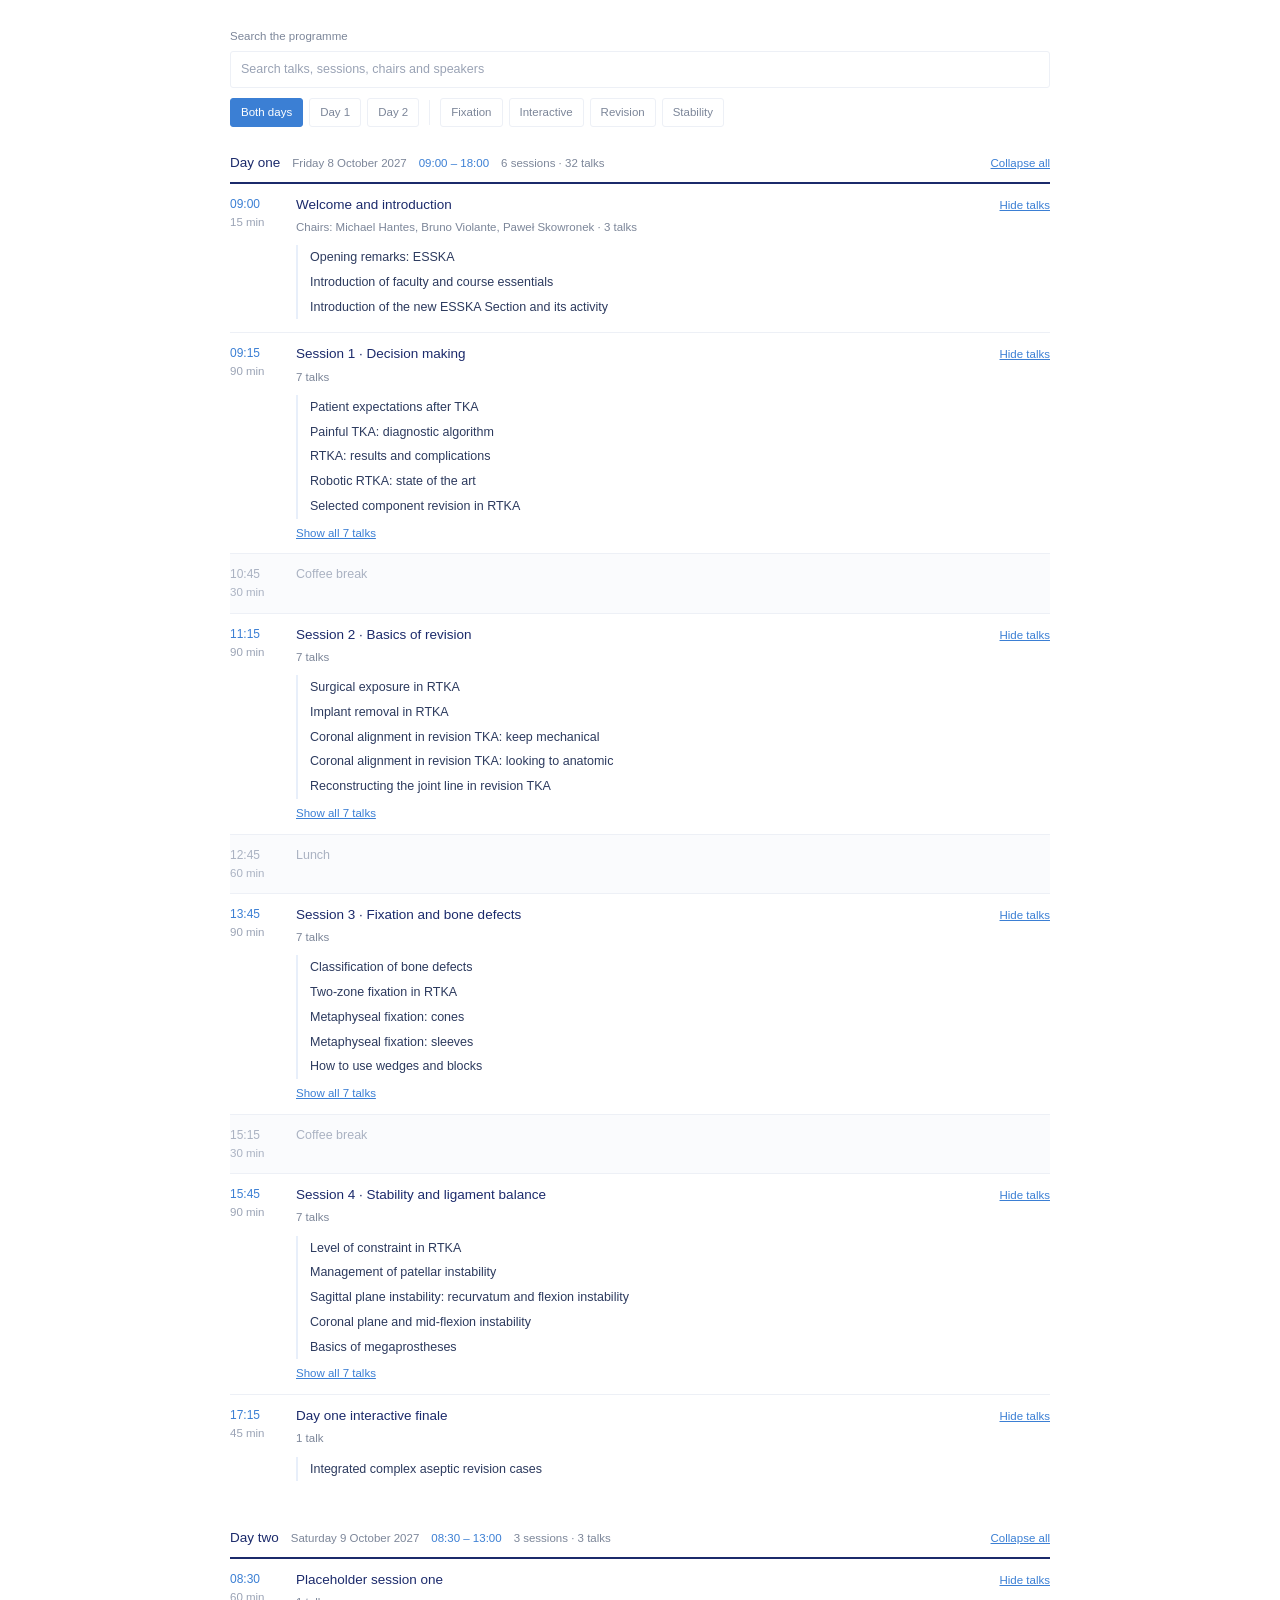
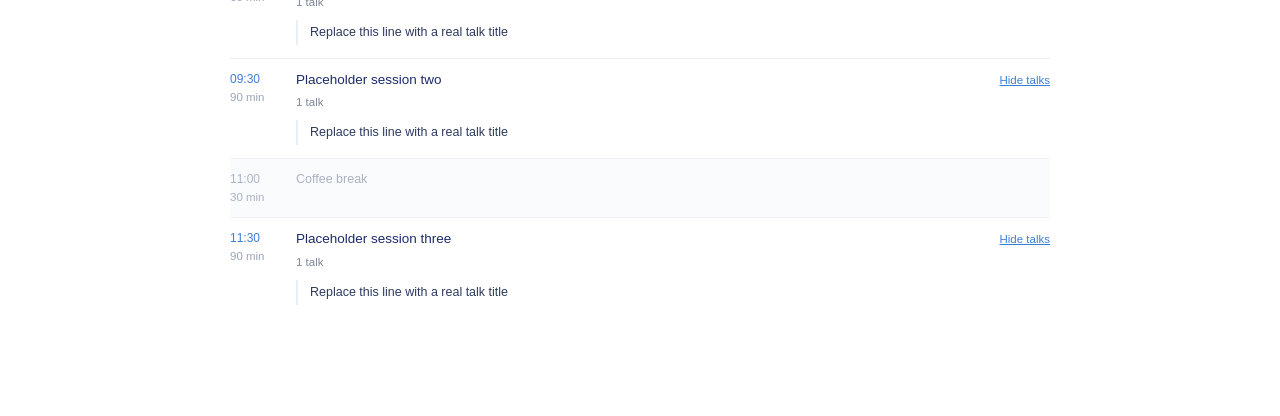
<file: programme.html>
<!DOCTYPE html>
<html lang="en">
<head>
<meta charset="utf-8">
<meta name="viewport" content="width=device-width, initial-scale=1">
<title>Programme</title>
<style>
:root{
  --navy:#1B2A6B;      /* session titles, day labels, header rule */
  --blue:#3B7FD4;      /* times, links, active chip */
  --talk:#2C3A5E;      /* talk titles */
  --muted:#7C8699;     /* chairs and secondary text */
  --dim:#9AA3B5;       /* durations */
  --dimmer:#AAB2C2;    /* break text */
  --line:#EDF0F6;      /* dividers */
  --rule:#E8EFFA;      /* talk rule and search highlight */
  --break:#FAFBFD;     /* break rows */
}
*{box-sizing:border-box}
[hidden]{display:none!important}
html{-webkit-text-size-adjust:100%}
body{margin:0;background:#fff;color:var(--talk);
  font-family:-apple-system,BlinkMacSystemFont,"Segoe UI",Roboto,Helvetica,Arial,sans-serif;
  font-size:12.5px;line-height:1.5}
.wrap{max-width:860px;margin:0 auto;padding:28px 20px 64px}

/* ---------- controls ---------- */
.controls{margin-bottom:26px}
.lbl{display:block;font-size:11.5px;color:var(--muted);margin-bottom:6px}
#q{width:100%;font:inherit;font-size:12.5px;color:var(--talk);background:#fff;
  border:1px solid var(--line);border-radius:3px;padding:8px 10px}
#q::placeholder{color:var(--dim)}
#q:focus{outline:2px solid var(--blue);outline-offset:1px;border-color:var(--blue)}
.chips{display:flex;flex-wrap:wrap;gap:6px;margin-top:10px}
.chip{font:inherit;font-size:11.5px;color:var(--muted);background:#fff;cursor:pointer;
  border:1px solid var(--line);border-radius:3px;padding:5px 10px}
.chip:hover{border-color:var(--blue);color:var(--blue)}
.chip[aria-pressed="true"]{background:var(--blue);border-color:var(--blue);color:#fff}
.chip:focus-visible{outline:2px solid var(--blue);outline-offset:1px}
.chip-sep{width:1px;background:var(--line);margin:2px 4px}

/* ---------- day ---------- */
.day{margin-bottom:34px}
.day-head{display:flex;flex-wrap:wrap;align-items:baseline;gap:4px 12px;
  padding-bottom:7px;border-bottom:2px solid var(--navy)}
.day-label{font-size:13.5px;font-weight:500;color:var(--navy)}
.day-date,.day-span,.day-count{font-size:11.5px;color:var(--muted)}
.day-span{color:var(--blue)}
.collapse-all{margin-left:auto;font:inherit;font-size:11.5px;color:var(--blue);
  background:none;border:0;padding:2px 0;cursor:pointer;text-decoration:underline}
.collapse-all:focus-visible{outline:2px solid var(--blue);outline-offset:2px}

/* ---------- rows ---------- */
.row{display:flex;gap:14px;padding:11px 0;border-bottom:0.5px solid var(--line)}
.row:last-child{border-bottom:0}
.time{flex:0 0 52px;width:52px}
.start{display:block;font-size:12px;color:var(--blue)}
.dur{display:block;font-size:11.5px;color:var(--dim);margin-top:1px}
.main{flex:1;min-width:0}
.head{display:flex;align-items:baseline;gap:12px}
.title{margin:0;font-size:13.5px;font-weight:500;color:var(--navy);flex:1;min-width:0}
.sub{margin:3px 0 0;font-size:11.5px;color:var(--muted)}
.toggle{flex:none;font:inherit;font-size:11.5px;color:var(--blue);background:none;border:0;
  padding:2px 0;cursor:pointer;text-decoration:underline;white-space:nowrap}
.toggle:focus-visible{outline:2px solid var(--blue);outline-offset:2px}

/* breaks stay quiet */
.row.break{background:var(--break)}
.row.break .start{color:var(--dimmer)}
.row.break .title{font-size:12.5px;font-weight:400;color:var(--dimmer)}
.row.break .dur{color:var(--dimmer)}

/* ---------- talks ---------- */
.talks{margin:9px 0 2px;padding-left:12px;border-left:2px solid var(--rule);
  list-style:none}
.talk{display:flex;gap:10px;align-items:baseline;padding:3px 0}
.talk .tt{flex:0 0 42px;width:42px;font-size:12px;color:var(--dim)}
.talk .tx{flex:1;min-width:0;font-size:12.5px;color:var(--talk)}
.talk .sp{flex:none;font-size:11.5px;color:var(--muted);text-align:right}
.more{font:inherit;font-size:11.5px;color:var(--blue);background:none;border:0;padding:4px 0 0;
  cursor:pointer;text-decoration:underline}
.more:focus-visible{outline:2px solid var(--blue);outline-offset:2px}
mark{background:var(--rule);color:inherit;padding:0 1px}

/* ---------- empty state ---------- */
.empty{padding:24px 0;font-size:12.5px;color:var(--muted)}
.empty button{font:inherit;font-size:12.5px;color:var(--blue);background:none;border:0;padding:0;
  cursor:pointer;text-decoration:underline}

/* ---------- narrow screens ---------- */
@media (max-width:640px){
  .row{flex-direction:column;gap:4px}
  .time{width:auto;flex:none;display:flex;gap:8px;align-items:baseline}
  .dur{margin-top:0}
  .talk{flex-wrap:wrap}
  .talk .sp{flex:0 0 100%;text-align:left}
}

/* ---------- print ---------- */
@media print{
  .controls,.collapse-all,.toggle,.more,.empty{display:none!important}
  body{font-size:10pt}
  .wrap{max-width:none;padding:0}
  .talks-wrap[hidden]{display:block!important}
  .talk[hidden]{display:flex!important}
  .more{display:none!important}
  .day{margin-bottom:14pt;break-inside:avoid}
  .row{padding:5pt 0;break-inside:avoid}
  .row.break{background:none}
  mark{background:none}
}
</style>
</head>
<body>
<main class="wrap">

  <div class="controls">
    <label class="lbl" for="q">Search the programme</label>
    <input id="q" type="search" autocomplete="off"
           placeholder="Search talks, sessions, chairs and speakers">
    <div id="chips" class="chips" role="group" aria-label="Filter the programme"></div>
  </div>

  <div id="empty" class="empty" hidden>
    Nothing matches those filters. <button type="button" id="clearAll">Clear filters</button>
  </div>

  <div id="days"></div>

</main>

<script>
/* ============================================================================
   HOW TO EDIT THIS PROGRAMME
   ----------------------------------------------------------------------------
   Everything you need to change lives in the PROGRAMME list just below.
   You never need to touch anything further down the file.

   TO ADD A SESSION
     Copy one whole block that starts with  { type: "session"  and ends with  },
     paste it where you want it to appear, then change the wording.
     Keep the commas and the quote marks exactly where they are.

   TO ADD A TALK
     Inside a session, find  talks: [  and add a line like this one:
       { start: "09:25", title: "Your talk title", speaker: "A. Surname" },
     Leave start as ""  if the time is not decided yet.
     Leave speaker as "" if the speaker is not confirmed yet.

   TO ADD A TOPIC TAG
     Inside a session, find  tags: [  and add a word in quotes, e.g.
       tags: ["Revision", "Infection"],
     A filter button appears automatically for every tag you use.
     You never have to maintain the list of buttons yourself.

   A FEW THINGS THAT LOOK AFTER THEMSELVES
     - How long a session lasts is worked out from start and end.
     - The number of talks and the summary line are counted for you.
     - A session with no talks simply shows no talk list and no toggle.
     - A coffee break is  type: "break"  and needs no talks or tags.
   ========================================================================== */

const PROGRAMME = [
  {
    day: 1,
    label: "Day one",
    date: "Friday 8 October 2027",
    items: [
      { type: "session", start: "09:00", end: "09:15",
        title: "Welcome and introduction",
        chairs: ["Michael Hantes", "Bruno Violante", "Paweł Skowronek"],
        tags: [],
        talks: [
          { start: "", title: "Opening remarks: ESSKA", speaker: "" },
          { start: "", title: "Introduction of faculty and course essentials", speaker: "" },
          { start: "", title: "Introduction of the new ESSKA Section and its activity", speaker: "" }
        ] },

      { type: "session", start: "09:15", end: "10:45",
        title: "Session 1 · Decision making",
        chairs: [],
        tags: ["Revision"],
        talks: [
          { start: "", title: "Patient expectations after TKA", speaker: "" },
          { start: "", title: "Painful TKA: diagnostic algorithm", speaker: "" },
          { start: "", title: "RTKA: results and complications", speaker: "" },
          { start: "", title: "Robotic RTKA: state of the art", speaker: "" },
          { start: "", title: "Selected component revision in RTKA", speaker: "" },
          { start: "", title: "Role of the plastic surgeon in the multioperated knee", speaker: "" },
          { start: "", title: "The RTKA workflow: steps to make the correct decision", speaker: "" }
        ] },

      { type: "break", start: "10:45", end: "11:15", title: "Coffee break" },

      { type: "session", start: "11:15", end: "12:45",
        title: "Session 2 · Basics of revision",
        chairs: [],
        tags: ["Revision"],
        talks: [
          { start: "", title: "Surgical exposure in RTKA", speaker: "" },
          { start: "", title: "Implant removal in RTKA", speaker: "" },
          { start: "", title: "Coronal alignment in revision TKA: keep mechanical", speaker: "" },
          { start: "", title: "Coronal alignment in revision TKA: looking to anatomic", speaker: "" },
          { start: "", title: "Reconstructing the joint line in revision TKA", speaker: "" },
          { start: "", title: "The third space in RTKA", speaker: "" },
          { start: "", title: "Revision uni knee: tips and tricks", speaker: "" }
        ] },

      { type: "break", start: "12:45", end: "13:45", title: "Lunch" },

      { type: "session", start: "13:45", end: "15:15",
        title: "Session 3 · Fixation and bone defects",
        chairs: [],
        tags: ["Fixation"],
        talks: [
          { start: "", title: "Classification of bone defects", speaker: "" },
          { start: "", title: "Two-zone fixation in RTKA", speaker: "" },
          { start: "", title: "Metaphyseal fixation: cones", speaker: "" },
          { start: "", title: "Metaphyseal fixation: sleeves", speaker: "" },
          { start: "", title: "How to use wedges and blocks", speaker: "" },
          { start: "", title: "Stems: cemented vs porous, short vs diaphyseal", speaker: "" },
          { start: "", title: "Porous implant in RTKA", speaker: "" }
        ] },

      { type: "break", start: "15:15", end: "15:45", title: "Coffee break" },

      { type: "session", start: "15:45", end: "17:15",
        title: "Session 4 · Stability and ligament balance",
        chairs: [],
        tags: ["Stability"],
        talks: [
          { start: "", title: "Level of constraint in RTKA", speaker: "" },
          { start: "", title: "Management of patellar instability", speaker: "" },
          { start: "", title: "Sagittal plane instability: recurvatum and flexion instability", speaker: "" },
          { start: "", title: "Coronal plane and mid-flexion instability", speaker: "" },
          { start: "", title: "Basics of megaprostheses", speaker: "" },
          { start: "", title: "Management of patella fracture, quadriceps and patellar tendon rupture in RTKA", speaker: "" },
          { start: "", title: "The stiff knee in revision", speaker: "" }
        ] },

      { type: "session", start: "17:15", end: "18:00",
        title: "Day one interactive finale",
        chairs: [],
        tags: ["Interactive"],
        talks: [
          { start: "", title: "Integrated complex aseptic revision cases", speaker: "" }
        ] }
    ]
  },

  {
    day: 2,
    label: "Day two",
    date: "Saturday 9 October 2027",
    items: [
      /* ---- PLACEHOLDER 1 of 3 · replace the wording below ---- */
      { type: "session", start: "08:30", end: "09:30",
        title: "Placeholder session one",
        chairs: [],
        tags: [],
        talks: [
          { start: "", title: "Replace this line with a real talk title", speaker: "" }
        ] },

      /* ---- PLACEHOLDER 2 of 3 · replace the wording below ---- */
      { type: "session", start: "09:30", end: "11:00",
        title: "Placeholder session two",
        chairs: [],
        tags: [],
        talks: [
          { start: "", title: "Replace this line with a real talk title", speaker: "" }
        ] },

      { type: "break", start: "11:00", end: "11:30", title: "Coffee break" },

      /* ---- PLACEHOLDER 3 of 3 · replace the wording below ---- */
      { type: "session", start: "11:30", end: "13:00",
        title: "Placeholder session three",
        chairs: [],
        tags: [],
        talks: [
          { start: "", title: "Replace this line with a real talk title", speaker: "" }
        ] }
    ]
  }
];

/* ==========================  nothing to edit below  ======================== */

const MAX_VISIBLE_TALKS = 5;
const $ = (s, r) => (r || document).querySelector(s);

const toMin = t => { const [h, m] = t.split(":").map(Number); return h * 60 + m; };
const duration = it => toMin(it.end) - toMin(it.start);
const sessions = day => day.items.filter(i => i.type === "session");
const talkCount = day => sessions(day).reduce((n, s) => n + (s.talks ? s.talks.length : 0), 0);
const esc = s => s.replace(/[&<>"]/g, c => ({ "&": "&amp;", "<": "&lt;", ">": "&gt;", '"': "&quot;" }[c]));

/* escape first, then wrap matches, so authored text can never inject markup */
function mark(text, q) {
  const safe = esc(text);
  if (!q) return safe;
  const i = safe.toLowerCase().indexOf(q.toLowerCase());
  if (i < 0) return safe;
  return safe.slice(0, i) + "<mark>" + safe.slice(i, i + q.length) + "</mark>" + safe.slice(i + q.length);
}

const state = { q: "", days: new Set(), tags: new Set() };

const hay = s => [s.title, ...(s.chairs || []),
  ...(s.talks || []).flatMap(t => [t.title, t.speaker])].join(" ").toLowerCase();
/* a talk that matches the search is always shown, even past the first five */
const talkHit = t => !!state.q &&
  (t.title + " " + (t.speaker || "")).toLowerCase().includes(state.q.toLowerCase());
const matches = s => !state.q || hay(s).includes(state.q.toLowerCase());
const inFilters = (s, day) =>
  (state.days.size === 0 || state.days.has(day.day)) &&
  (state.tags.size === 0 || (s.tags || []).some(t => state.tags.has(t)));
const filtering = () => state.q !== "" || state.days.size > 0 || state.tags.size > 0;

/* ---------- chips: built once, so keyboard focus survives a click ---------- */
const chipRefs = [];
function buildChips() {
  const box = $("#chips");
  const tags = [...new Set(PROGRAMME.flatMap(d => sessions(d).flatMap(s => s.tags || [])))].sort();
  const add = (text, isOn, onClick) => {
    const b = document.createElement("button");
    b.type = "button"; b.className = "chip"; b.textContent = text;
    b.addEventListener("click", () => { onClick(); render(); });
    box.appendChild(b); chipRefs.push({ el: b, isOn });
  };
  add("Both days", () => state.days.size === 0 && state.tags.size === 0,
      () => { state.days.clear(); state.tags.clear(); });
  PROGRAMME.forEach(d => add("Day " + d.day, () => state.days.has(d.day),
      () => { state.days.has(d.day) ? state.days.delete(d.day) : state.days.add(d.day); }));
  if (tags.length) {
    const sep = document.createElement("span");
    sep.className = "chip-sep"; sep.setAttribute("aria-hidden", "true");
    box.appendChild(sep);
  }
  tags.forEach(t => add(t, () => state.tags.has(t),
      () => { state.tags.has(t) ? state.tags.delete(t) : state.tags.add(t); }));
}
const syncChips = () =>
  chipRefs.forEach(c => c.el.setAttribute("aria-pressed", c.isOn() ? "true" : "false"));

/* ---------- one session row ---------- */
function sessionRow(s) {
  const row = document.createElement("div");
  row.className = "row";
  const n = s.talks ? s.talks.length : 0;

  const bits = [];
  if (s.chairs && s.chairs.length) bits.push("Chairs: " + s.chairs.join(", "));
  if (n) bits.push(n === 1 ? "1 talk" : n + " talks");

  row.innerHTML =
    '<div class="time"><span class="start">' + esc(s.start) + '</span>' +
    '<span class="dur">' + duration(s) + ' min</span></div>' +
    '<div class="main"><div class="head">' +
      '<h3 class="title">' + mark(s.title, state.q) + '</h3>' +
    '</div>' + (bits.length ? '<p class="sub">' + mark(bits.join(" · "), state.q) + '</p>' : '') +
    '</div>';

  if (!n) return row;                                   /* no talks: no list, no control */

  const main = $(".main", row);
  const toggle = document.createElement("button");
  toggle.type = "button"; toggle.className = "toggle";
  toggle.textContent = "Hide talks"; toggle.setAttribute("aria-expanded", "true");
  $(".head", row).appendChild(toggle);

  const wrap = document.createElement("div");
  wrap.className = "talks-wrap";
  const ul = document.createElement("ul");
  ul.className = "talks";
  const anyTimes = s.talks.some(t => t.start);      /* no times? no empty column */
  s.talks.forEach((t, i) => {
    const li = document.createElement("li");
    li.className = "talk";
    if (i >= MAX_VISIBLE_TALKS && !talkHit(t)) li.hidden = true;
    li.innerHTML = (anyTimes ? '<span class="tt">' + esc(t.start || "") + '</span>' : '') +
                   '<span class="tx">' + mark(t.title, state.q) + '</span>' +
                   (t.speaker ? '<span class="sp">' + mark(t.speaker, state.q) + '</span>' : '');
    ul.appendChild(li);
  });
  wrap.appendChild(ul);

  if (ul.querySelector(".talk[hidden]")) {
    const more = document.createElement("button");
    more.type = "button"; more.className = "more";
    more.textContent = "Show all " + n + " talks";
    more.addEventListener("click", () => {
      ul.querySelectorAll(".talk[hidden]").forEach(li => { li.hidden = false; });
      more.remove();
    });
    wrap.appendChild(more);
  }
  main.appendChild(wrap);

  toggle.addEventListener("click", () => {
    const open = toggle.getAttribute("aria-expanded") === "true";
    toggle.setAttribute("aria-expanded", open ? "false" : "true");
    toggle.textContent = open ? "Show talks" : "Hide talks";
    wrap.hidden = open;
  });
  return row;
}

function breakRow(b) {
  const row = document.createElement("div");
  row.className = "row break";
  row.innerHTML =
    '<div class="time"><span class="start">' + esc(b.start) + '</span>' +
    '<span class="dur">' + duration(b) + ' min</span></div>' +
    '<div class="main"><div class="head"><h3 class="title">' + esc(b.title) + '</h3></div></div>';
  return row;
}

/* ---------- render ---------- */
function render() {
  const host = $("#days");
  host.textContent = "";
  let shown = 0;

  PROGRAMME.forEach(day => {
    const visible = sessions(day).filter(s => inFilters(s, day) && matches(s));
    if (!visible.length) return;
    shown += visible.length;

    const wrap = document.createElement("section");
    wrap.className = "day";
    const all = day.items;
    const head = document.createElement("div");
    head.className = "day-head";
    head.innerHTML =
      '<span class="day-label">' + esc(day.label) + '</span>' +
      '<span class="day-date">' + esc(day.date) + '</span>' +
      '<span class="day-span">' + esc(all[0].start) + ' – ' + esc(all[all.length - 1].end) + '</span>' +
      '<span class="day-count">' + sessions(day).length + ' sessions · ' + talkCount(day) + ' talks</span>';
    const ca = document.createElement("button");
    ca.type = "button"; ca.className = "collapse-all"; ca.textContent = "Collapse all";
    head.appendChild(ca);
    wrap.appendChild(head);

    /* breaks are structure, so they step aside while a filter is active */
    all.forEach(it => {
      if (it.type === "break") { if (!filtering()) wrap.appendChild(breakRow(it)); return; }
      if (visible.includes(it)) wrap.appendChild(sessionRow(it));
    });

    ca.addEventListener("click", () => {
      const collapse = ca.textContent === "Collapse all";
      wrap.querySelectorAll(".toggle").forEach(t => {
        if ((t.getAttribute("aria-expanded") === "true") === collapse) t.click();
      });
      ca.textContent = collapse ? "Expand all" : "Collapse all";
    });

    host.appendChild(wrap);
  });

  $("#empty").hidden = shown > 0;
  syncChips();
}

$("#q").addEventListener("input", e => { state.q = e.target.value.trim(); render(); });
$("#clearAll").addEventListener("click", () => {
  state.q = ""; state.days.clear(); state.tags.clear(); $("#q").value = ""; render(); $("#q").focus();
});

buildChips();
render();
</script>
</body>
</html>
</file>
<file: sites/athens-2027/assets/css/styles.css>
:root{
  /* Athens Stone (Direction 2C): ESSKA navy shell, sand and warm paper grounds,
     bronze for warm type, gold for rules and markers only */
  --navy:#12294D; --navy-d:#08182F; --navy-l:#26406B;
  --blue:#C98A34; --blue-d:#8A5A1C; --ice:#EDE3D0; --ice-2:#F4EFE4;
  --paper:#FDFBF7; --ink:#2B3448; --muted:#4C5568;
  --line:rgba(18,41,77,.12);
  /* action tier: deeper and more saturated than --blue, so every Register
     button separates from the rest of the page */
  --ac:#A8702A; --ac-d:#8A5A1C; --ac-br:#C98A34; --ac-l:#E2C48F;
  --f:"Manrope",system-ui,-apple-system,sans-serif;
  --pad:clamp(1.15rem,4.5vw,4.5rem);
  --e:cubic-bezier(.22,.61,.36,1);
}
*{box-sizing:border-box}
body{margin:0;background:var(--paper);color:var(--ink);font-family:var(--f);font-size:17px;line-height:1.65;-webkit-font-smoothing:antialiased;overflow-x:hidden}
a{color:inherit} img{max-width:100%;display:block}
h1,h2,h3,h4{margin:0;color:var(--navy);line-height:1.08;letter-spacing:-.028em;font-weight:800}
p{margin:0 0 1.05rem}
[hidden]{display:none!important}
.wrap{max-width:1280px;margin:0 auto;padding:0 var(--pad)}
@media(min-width:1700px){.wrap,.hero-in{max-width:1480px}}
@media(min-width:2100px){.wrap,.hero-in{max-width:1660px}body{font-size:18px}}
@media(max-width:520px){:root{--pad:1.1rem}.hero h1{font-size:clamp(1.75rem,7.6vw,2.4rem)}
  .brand img{width:52px}.brand .bn b{font-size:1rem}.brand .bn span{font-size:.62rem;letter-spacing:.12em}}
:focus-visible{outline:2px solid var(--blue);outline-offset:3px}

/* motion */
@keyframes up{from{opacity:0;transform:translateY(22px)}to{opacity:1;transform:none}}
.pg{animation:up .5s var(--e) both}
.rv{transition:opacity .8s var(--e),transform .8s var(--e)}
.rv.pre{opacity:0;transform:translateY(24px)}
.rv.pre.in{opacity:1;transform:none}
.d1{transition-delay:.09s}.d2{transition-delay:.18s}.d3{transition-delay:.27s}.d4{transition-delay:.36s}
@media (prefers-reduced-motion:reduce){*{animation:none!important;transition:none!important}.rv{opacity:1!important;transform:none!important}}

/* ---------- utility strip ---------- */
.util{background:var(--navy);color:#fff;font-size:.82rem;overflow:hidden;
  max-height:80px;transition:max-height .35s var(--e),opacity .3s var(--e)}
.util-in{max-width:1720px;margin:0 auto;padding:.62rem var(--pad);display:flex;align-items:center;
  justify-content:space-between;gap:1.4rem}
.u-l{display:flex;align-items:center;gap:.8rem;font-weight:500;color:rgba(255,255,255,.9)}
.u-l b{font-weight:800;letter-spacing:.01em}
.u-l i{display:block;width:1px;height:14px;background:rgba(255,255,255,.4)}
.u-c{display:flex;align-items:center;gap:.95rem;margin:0 auto;font-size:.86rem;
  color:rgba(255,255,255,.72);white-space:nowrap}
.u-c em{font-style:normal;font-weight:700;letter-spacing:.14em;text-transform:uppercase;
  font-size:.75rem;color:rgba(255,255,255,.62)}
.u-c span{display:flex;align-items:baseline;gap:.34rem;font-size:.74rem;font-weight:600;
  letter-spacing:.12em;text-transform:uppercase;color:rgba(255,255,255,.7)}
.u-c b{font-size:1.36rem;font-weight:800;color:#E2C48F;font-variant-numeric:tabular-nums;letter-spacing:0}
.u-c i{display:block;align-self:center;width:1px;height:16px;background:rgba(255,255,255,.32)}
.u-c .lbl-long{display:inline}
.u-c .compact{display:none}
@media(max-width:1240px){
  .u-c{gap:.6rem;font-size:.8rem}
  .u-c b{font-size:1.2rem}
  .u-c em{display:none}
  .u-c .lbl-long{display:none}
}
@media(max-width:860px){
  .u-c span,.u-c i{display:none}
  .u-c .compact{display:flex;align-items:baseline;gap:.3rem}
}
@media(max-width:520px){.u-c{display:none}}
.u-r{display:flex;align-items:center;gap:1.6rem}
.u-r a{color:rgba(255,255,255,.9);text-decoration:none;font-weight:700;font-size:.92rem;
  letter-spacing:.09em;text-transform:uppercase;transition:color .25s var(--e)}
.u-r a:hover{color:#fff}
body.scrolled .util{max-height:0;opacity:0}
@media(max-width:820px){
  .util-in{justify-content:center;padding:.55rem var(--pad)}
  .u-l{font-size:.76rem;flex-wrap:wrap;justify-content:center;text-align:center}
  .u-r{display:none}
}

/* ---------- header ---------- */
.nav{position:sticky;top:0;z-index:80;background:rgba(255,255,255,.93);backdrop-filter:blur(16px);
  border-bottom:1px solid var(--line);transition:box-shadow .3s var(--e),padding .3s var(--e)}
.nav.stuck{box-shadow:0 8px 26px rgba(18,41,77,.10)}
.nav-in{max-width:1720px;margin:0 auto;padding:0 var(--pad);display:flex;align-items:center;gap:clamp(1rem,2.4vw,2.6rem)}
.brand{display:flex;align-items:center;gap:clamp(.85rem,1.3vw,1.25rem);text-decoration:none;
  padding:.95rem 0;flex:none;transition:opacity .25s var(--e)}
.brand:hover{opacity:.88}
.brand img{width:clamp(62px,5vw,92px);transition:width .3s var(--e)}
.brand .bar{display:block;width:1px;align-self:stretch;margin:.35rem 0;
  background:linear-gradient(180deg,transparent,rgba(18,41,77,.3) 22%,rgba(18,41,77,.3) 78%,transparent)}
.brand .bn b{display:block;font-size:clamp(1.3rem,1.85vw,1.95rem);font-weight:800;color:var(--navy);
  letter-spacing:-.026em;line-height:1.08;transition:font-size .3s var(--e)}
.brand .bn .sec{display:block;font-size:clamp(.7rem,.86vw,.92rem);font-weight:800;letter-spacing:.14em;
  color:var(--blue-d);margin-top:.3rem;white-space:nowrap;transition:font-size .3s var(--e)}
.nav.stuck .brand{padding:.6rem 0}
.nav.stuck .brand img{width:clamp(46px,3.2vw,58px)}
.nav.stuck .brand .bn b{font-size:clamp(1rem,1.2vw,1.22rem)}
.nav.stuck .brand .bn .sec{font-size:clamp(.6rem,.68vw,.7rem)}
.nav.stuck @media(max-width:560px){
  .brand img{width:52px}
  .brand .bn b{font-size:1.02rem}
  .brand .bn .sec{font-size:.58rem;letter-spacing:.09em;white-space:normal}
  }
.nav ul{list-style:none;display:flex;align-items:center;gap:clamp(1.05rem,1.9vw,2.2rem);margin:0 0 0 auto;padding:0}
.nav ul a{display:block;text-decoration:none;color:var(--ink);white-space:nowrap;position:relative;
  padding:1.55rem 0;font-size:.88rem;font-weight:700;letter-spacing:.07em;text-transform:uppercase;
  transition:color .25s var(--e)}
.nav ul a::after{content:"";position:absolute;left:0;right:0;bottom:0;height:4px;background:var(--blue);
  transform:scaleX(0);transform-origin:left;transition:transform .3s var(--e)}
.nav ul a:hover{color:var(--navy)} .nav ul a:hover::after{transform:scaleX(1)}
.nav ul a.on{color:var(--navy)} .nav ul a.on::after{transform:scaleX(1)}
.navreg{flex:none;margin-left:clamp(.8rem,1.6vw,1.8rem)}
@media(min-width:0px){
  .nav-in{flex-wrap:wrap;gap:1rem}
  .nav ul{order:3;flex:1 0 100%;margin:0;justify-content:space-between;
    gap:1rem;border-top:1px solid var(--line)}
  .nav ul a{padding:.95rem 0}
  .navreg{margin-left:auto}
}
@media(max-width:760px){
  .nav ul{justify-content:flex-start;gap:.9rem 1.1rem;flex-wrap:wrap}
  .nav ul a{padding:.65rem 0;font-size:.82rem;letter-spacing:.05em}
}

/* ---------- hero ---------- */
.hero{position:relative;isolation:isolate;overflow:hidden;display:flex;align-items:center;
  /* fill the viewport below the utility bar and nav, so nothing from the
     next section shows on landing. --chrome is measured in app.js. */
  min-height:max(440px, calc(100vh - var(--chrome, 165px) + 3px));
  min-height:max(440px, calc(100svh - var(--chrome, 165px)));
  background:linear-gradient(150deg,#FDFBF7 0%,#F4EFE4 40%,#EEE6D6 72%,#E9DFCB 100%)}

/* photo-01-hero.png is photo-01 with its dead left margin cropped off (871x1000).
   The original's left third was a near-white margin, which left the knee and the
   Colosseum squeezed into a narrow strip. The wrapper's width is the hero's
   height clamp times the artwork's aspect, so the panel always matches the image. */
.art-wrap{position:absolute;right:0;top:0;bottom:0;z-index:1;
  width:clamp(470px,47vw,1250px);overflow:hidden;pointer-events:none;
  animation:fadeIn .9s var(--e) both;
  -webkit-mask-image:linear-gradient(to right,transparent 0,#000 11%);
          mask-image:linear-gradient(to right,transparent 0,#000 11%)}
.hero .art{display:block;width:100%;height:100%;max-width:none;
  object-fit:cover;object-position:center 45%;
  scale:1.03;translate:var(--px,0) var(--py,0);
  transition:translate .5s var(--e);animation:drift 20s .6s ease-in-out infinite}
@keyframes fadeIn{from{opacity:0}to{opacity:1}}
/* scale sits on the transform, the pointer parallax on translate, so the two
   never overwrite one another */
@keyframes drift{0%{scale:1.03}50%{scale:1.12}100%{scale:1.03}}

/* a slow gleam across the artwork */
.art-wrap::after{content:"";position:absolute;inset:0;pointer-events:none;
  background:linear-gradient(108deg,transparent 36%,rgba(255,255,255,.28) 50%,transparent 64%);
  background-size:300% 100%;animation:sweep 10s 1.5s ease-in-out infinite}
@keyframes sweep{0%{background-position:210% 0}60%,100%{background-position:-110% 0}}

/* keeps the title side legible whatever the artwork is doing */
.hero::before{content:"";position:absolute;inset:0;z-index:2;pointer-events:none;
  background:linear-gradient(96deg,#F7F2E8 0%,#F7F2E8 34%,
    rgba(253,251,247,.55) 46%,rgba(253,251,247,0) 58%)}

.hero-in{position:relative;z-index:5;max-width:1280px;margin:0 auto;width:100%;
  padding:clamp(1.9rem,3.1vw,3rem) var(--pad)}
.hero-txt{max-width:min(640px,46%)}
@media(min-width:1700px){.hero-in{max-width:1480px}}
@media(min-width:2100px){.hero-in{max-width:1660px}}

.kicker{display:flex;align-items:center;gap:1.1rem;margin-bottom:1.05rem}
.kicker span{font-size:clamp(.86rem,1.25vw,1.02rem);font-weight:800;letter-spacing:.04em;
  color:var(--navy);white-space:nowrap}
.kicker span em{font-style:normal;color:var(--blue-d)}
.kicker i{flex:1;height:2px;max-width:110px;position:relative;
  background:linear-gradient(90deg,var(--navy),var(--ac-br))}
.kicker i::after{content:"";position:absolute;right:-6px;top:50%;width:13px;height:13px;
  border-radius:50%;border:2px solid var(--ac-br);background:var(--paper);transform:translateY(-50%)}

/* 2.5vw against a 640px column lands the 60-character title on two lines */
.hero h1{font-size:clamp(1.7rem,2.5vw,2.3rem);letter-spacing:-.032em;line-height:1.09;
  max-width:30ch;color:var(--navy);font-weight:800;text-wrap:balance}
.hero h1 .lt{font-weight:400}
/* full opacity on a real token, so contrast is predictable */
.hero .strap{font-size:clamp(.98rem,1.25vw,1.12rem);font-weight:400;color:var(--muted);
  margin:.85rem 0 0;max-width:38ch;letter-spacing:-.015em}

/* ---------- event bar: the dates and venue, at a size the room can read ---------- */
.ebar{position:relative;overflow:hidden;margin:clamp(1.25rem,2vw,1.7rem) 0 0;
  background:var(--navy);color:#fff;border-radius:12px;
  border-left:5px solid var(--ac-br);
  padding:clamp(.95rem,1.45vw,1.25rem) clamp(1.15rem,1.8vw,1.55rem);
  box-shadow:0 18px 44px rgba(8,24,47,.30);
  transition:transform .45s var(--e),box-shadow .45s var(--e)}
.ebar::before{content:"";position:absolute;left:0;right:0;top:0;height:4px;
  background:linear-gradient(90deg,var(--ac-br) 0%,var(--ac-l) 40%,transparent 92%);
  background-size:220% 100%;animation:shimmer 7s 1s ease-in-out infinite}
@keyframes shimmer{0%,100%{background-position:0% 0}50%{background-position:100% 0}}
.ebar:hover{transform:translateY(-3px);box-shadow:0 26px 56px rgba(8,24,47,.38)}
.ebar-row{display:flex;align-items:center;gap:clamp(.7rem,1.4vw,1.15rem);flex-wrap:wrap}
.ebar-item{display:flex;align-items:center;gap:.55rem}
.ebar-item img{width:28px;height:28px;flex:none;filter:brightness(0) invert(1);opacity:.9}
.ebar-item b{color:#fff;font-weight:800;letter-spacing:-.02em;line-height:1.1;
  font-size:clamp(1.24rem,1.85vw,1.6rem);font-variant-numeric:tabular-nums}
/* the en dash in a date range reads as a separator, not a third numeral:
   lighter, a touch smaller, and given room to breathe on both sides */
.dash{font-style:normal;display:inline;font-weight:400;font-size:.72em;
  vertical-align:.08em;margin:0 .22em;opacity:.55}
.ebar-item .dash{font-size:.52em;font-weight:500;vertical-align:.16em;
  margin:0 .2em;opacity:1;color:rgba(255,255,255,.6)}
.ebar-sep{width:1px;align-self:stretch;min-height:1.7rem;
  background:rgba(255,255,255,.26);flex:none}
.ebar-foot{display:flex;align-items:baseline;justify-content:space-between;
  gap:.6rem .9rem;flex-wrap:wrap;margin:.8rem 0 0;padding-top:.8rem;
  border-top:1px solid rgba(255,255,255,.22)}
.ebar-venue{margin:0;font-size:clamp(1.04rem,1.22vw,1.16rem);font-weight:600;color:#fff}
.ebar-venue span{font-weight:400;color:#E8D3AE}
.ebar-early{display:flex;align-items:center;gap:.5rem;margin:0;white-space:nowrap;
  font-size:clamp(.96rem,1.1vw,1.04rem);font-weight:700;color:var(--ac-l)}
.ebar-early i{width:7px;height:7px;border-radius:50%;background:var(--ac-l);flex:none;
  animation:pulse 2.4s var(--e) infinite}
@keyframes pulse{0%,100%{opacity:1;transform:scale(1)}50%{opacity:.4;transform:scale(.75)}}

.hero-cta{display:flex;gap:.9rem;flex-wrap:wrap;align-items:center;
  margin-top:clamp(2.6rem,3.6vw,3.2rem)}

/* ---------- hero load sequence ---------- */
@keyframes heroUp{from{opacity:0;transform:translateY(18px)}to{opacity:1;transform:none}}
.hero .kicker{animation:heroUp .55s var(--e) both}
.hero h1{animation:heroUp .55s .06s var(--e) both}
.hero .strap{animation:heroUp .55s .12s var(--e) both}
.hero .ebar{animation:heroUp .55s .18s var(--e) both}
.hero-cta{animation:heroUp .55s .24s var(--e) both}

/* ---------- hero stacked ---------- */
@media(max-width:1080px){
  .hero{flex-direction:column;min-height:0;overflow:visible}
  .hero::before{display:none}
  .art-wrap{position:relative;right:auto;top:auto;bottom:auto;order:2;
    width:100%;height:290px;-webkit-mask-image:none;mask-image:none}
  .art-wrap::after{display:none}
  .hero .art{object-position:center 42%;scale:1;animation:none}
  .hero-in{order:1;padding-bottom:clamp(1.4rem,2.6vw,1.9rem)}
  .hero-txt{max-width:none}
  .hero h1{max-width:28ch}
  .hero .strap{max-width:46ch}
  .ebar{max-width:560px}
}
@media(max-width:560px){
  .ebar-row{gap:.6rem}
  .ebar-sep{display:none}
  .ebar-item{width:100%}
  .ebar-foot{flex-direction:column;align-items:flex-start;gap:.5rem}
  .hero-cta .btn{width:100%}
}

/* ---------- buttons ---------- */
.btn{display:inline-flex;align-items:center;justify-content:center;gap:.65rem;text-decoration:none;border:0;
  cursor:pointer;font-family:var(--f);font-weight:700;font-size:.8rem;letter-spacing:.11em;text-transform:uppercase;
  padding:1.05rem 2.1rem;border-radius:100px;position:relative;overflow:hidden;
  transition:transform .35s var(--e),box-shadow .35s var(--e),background .35s var(--e),color .35s var(--e)}
.btn .a{display:inline-block;transition:transform .35s var(--e)}
.btn:hover .a{transform:translateX(4px)}
.btn::before{content:"";position:absolute;inset:0;background:linear-gradient(120deg,transparent 30%,rgba(255,255,255,.32) 50%,transparent 70%);
  transform:translateX(-120%);transition:transform .7s var(--e)}
.btn:hover::before{transform:translateX(120%)}
/* action tier - every Register button, in the nav, the hero and the sticky bar */
.btn-b{background:linear-gradient(135deg,var(--ac-br) 0%,var(--ac) 48%,var(--ac-d) 100%);color:#fff;
  box-shadow:0 8px 22px rgba(138,90,28,.36),inset 0 1px 0 rgba(255,255,255,.28)}
.btn-b:hover{transform:translateY(-3px);
  background:linear-gradient(135deg,#D9A55A 0%,var(--ac-br) 48%,var(--ac) 100%);
  box-shadow:0 14px 32px rgba(138,90,28,.46),inset 0 1px 0 rgba(255,255,255,.4)}

/* secondary solid - actions that are not registration */
.btn-navy,.btn-p{background:var(--navy);color:#fff;box-shadow:0 8px 22px rgba(18,41,77,.28)}
.btn-navy:hover,.btn-p:hover{transform:translateY(-2px);box-shadow:0 14px 34px rgba(18,41,77,.4)}

/* secondary outline - deliberately quiet, so the action tier stays the loudest */
.btn-o{background:var(--paper);color:var(--navy);
  box-shadow:0 0 0 2px rgba(18,41,77,.38) inset,
    0 1px 2px rgba(8,24,47,.06),
    0 5px 12px rgba(201,138,52,.18),
    0 12px 28px rgba(138,90,28,.14)}
.btn-o:hover{background:var(--ice);color:var(--navy);transform:translateY(-2px);
  box-shadow:0 0 0 2px var(--navy) inset,
    0 2px 5px rgba(8,24,47,.08),
    0 8px 18px rgba(201,138,52,.26),
    0 20px 42px rgba(138,90,28,.22)}
/* the same outline over a photo */
.bleed .btn-o{background:rgba(255,255,255,.14);color:#fff;
  box-shadow:0 0 0 2px rgba(255,255,255,.85) inset}
.bleed .btn-o:hover{background:rgba(255,255,255,.26);color:#fff;
  box-shadow:0 0 0 2px #fff inset,0 10px 26px rgba(0,0,0,.26)}

.btn-w{background:var(--paper);color:var(--navy);
  box-shadow:0 1px 3px rgba(8,24,47,.14),
    0 6px 16px rgba(138,90,28,.24),
    0 16px 34px rgba(8,24,47,.26)}
.btn-w:hover{transform:translateY(-2px);
  box-shadow:0 2px 6px rgba(8,24,47,.18),
    0 10px 24px rgba(138,90,28,.34),
    0 24px 48px rgba(8,24,47,.32)}
.navreg{padding:.82rem 1.3rem .82rem 1.6rem;font-size:.76rem}

/* the hero's Register carries the most weight on the page: larger, an arrow in
   a badge, and a slow attention ring */
.hero-cta .btn-b{font-size:.86rem;padding:1.1rem 1.3rem 1.1rem 2.15rem;
  animation:cta 3.4s var(--e) 1s infinite}
.hero-cta .btn-b .a{display:inline-flex;align-items:center;justify-content:center;
  width:29px;height:29px;border-radius:50%;background:rgba(255,255,255,.26);
  font-size:1rem;line-height:1;margin-left:.35rem;
  transition:transform .35s var(--e),background .35s var(--e)}
.hero-cta .btn-b:hover .a{transform:translateX(4px);background:rgba(255,255,255,.45)}
@keyframes cta{
  0%,100%{box-shadow:0 8px 22px rgba(138,90,28,.36),0 0 0 0 rgba(138,90,28,.42)}
  55%{box-shadow:0 13px 30px rgba(138,90,28,.46),0 0 0 13px rgba(138,90,28,0)}}

/* the two Register buttons that stay with you (nav and sticky bar): an arrow
   badge and a sheen that crosses every few seconds. Hover stops the sheen so
   the hover lift and sweep take over; the reduced-motion block turns it off. */
.navreg::before,.stick .btn-b::before{animation:regsheen 5.2s ease-in-out 1.6s infinite}
.navreg:hover::before,.stick .btn-b:hover::before{animation:none}
.navreg .a,.stick .btn-b .a{display:inline-flex;align-items:center;justify-content:center;
  width:24px;height:24px;border-radius:50%;background:rgba(255,255,255,.24);
  font-size:.9rem;line-height:1;letter-spacing:0;margin-right:-.7rem;
  transition:transform .35s var(--e),background .35s var(--e)}
.navreg:hover .a,.stick .btn-b:hover .a{background:rgba(255,255,255,.44)}
@keyframes regsheen{0%{transform:translateX(-120%)}24%,100%{transform:translateX(120%)}}

/* ---------- lower homepage ---------- */
.band-num{background:var(--navy);color:#fff;padding:clamp(1.6rem,2.6vw,2.2rem) 0}
.band-num .grid{display:grid;grid-template-columns:repeat(4,1fr);gap:0}
.band-num .n{text-align:center;padding:.2rem 1.2rem;border-right:1px solid rgba(255,255,255,.18)}
.band-num .n:last-child{border-right:0}
.band-num b{display:block;font-size:clamp(1.9rem,3vw,2.6rem);font-weight:800;letter-spacing:-.04em;line-height:1;color:#fff}
.band-num span{display:block;font-size:.9rem;font-weight:700;letter-spacing:.14em;text-transform:uppercase;color:#E2C48F;margin-top:.5rem}
/* figures still awaiting confirmation from ESSKA */
.band-num em{display:block;font-style:normal;font-size:.76rem;font-weight:600;
  letter-spacing:.02em;text-transform:none;color:rgba(255,255,255,.5);margin-top:.28rem}
@media(max-width:820px){.band-num .grid{grid-template-columns:1fr 1fr;row-gap:2rem}
  .band-num .n:nth-child(2n){border-right:0}}

.feature{display:grid;grid-template-columns:1fr 1fr;gap:clamp(2rem,5vw,5rem);align-items:center}
.feature.flip>div:first-child{order:2}
@media(max-width:960px){.feature,.feature.flip>div:first-child{grid-template-columns:1fr;order:0}}
.shot{position:relative;overflow:hidden;border-radius:6px;background:var(--ice,#EDE3D0)}
.shot img{width:100%;aspect-ratio:4/3;object-fit:cover;transition:transform 1.5s var(--e)}
.shot:hover img{transform:scale(1.045)}
.shot.wide img{aspect-ratio:16/10}
.shot .cap{position:absolute;left:0;bottom:0;background:var(--navy);color:#fff;font-size:.83rem;
  font-weight:700;letter-spacing:.16em;text-transform:uppercase;padding:.65rem 1.1rem;border-radius:0 6px 0 0}

.topics{display:grid;grid-template-columns:repeat(3,1fr);gap:1.6rem;margin-top:3rem}
@media(max-width:900px){.topics{grid-template-columns:1fr}}
.topic{background:var(--paper);border:1px solid var(--line);border-radius:6px;overflow:hidden;
  transition:transform .45s var(--e),box-shadow .45s var(--e)}
.topic:hover{transform:translateY(-6px);box-shadow:0 22px 48px rgba(18,41,77,.14)}
.topic .im{position:relative;overflow:hidden;background:#F4EFE4}
.topic .im img{width:100%;aspect-ratio:16/11;object-fit:cover;transition:transform 1.4s var(--e)}
.topic:hover .im img{transform:scale(1.05)}
.topic .im .no{position:absolute;left:1rem;top:.9rem;background:var(--navy);color:#fff;font-size:.8rem;
  font-weight:800;letter-spacing:.12em;padding:.4rem .75rem;border-radius:100px}
/* reserve two lines for the title so the meta line and body copy sit on the
   same baseline across all three cards, however long a title runs */
/* the concrete shape of each strand, taken from the programme */
.topic .t-meta{font-size:.78rem;font-weight:800;letter-spacing:.09em;text-transform:uppercase;
  color:var(--ac);margin:0 0 .6rem;line-height:1.45;
  /* two lines reserved as well, so the body copy starts level in all three */
  min-height:2.9em}
@media(max-width:900px){.topic .t-meta{min-height:0}}

.quote{max-width:820px;margin:0 auto;text-align:center}
.quote p{font-size:clamp(1.15rem,2.1vw,1.6rem);color:var(--navy);font-weight:400;line-height:1.45;letter-spacing:-.02em}
.quote .who{font-size:.86rem;font-weight:700;letter-spacing:.16em;text-transform:uppercase;color:var(--blue-d);margin-top:1.4rem}

/* ---------- subject section ---------- */
.subject{background:linear-gradient(160deg,#FDFBF7,#F2ECDF)}
.implant{position:relative;border-radius:8px;overflow:hidden;background:var(--paper);
  box-shadow:0 24px 60px rgba(18,41,77,.12),0 0 0 1px rgba(18,41,77,.07)}
.implant img{width:100%;aspect-ratio:11/9;object-fit:contain;background:var(--paper);display:block;
  transition:transform 1.4s var(--e)}
.implant:hover img{transform:scale(1.03)}
.implant::after{content:"";position:absolute;left:0;right:0;bottom:0;height:5px;background:var(--blue)}

/* ---------- topic cards: artwork at rest, detail on hover ---------- */
/* one picture per strand: the implant (revision), bacteria clusters (infection)
   and a planning scan with its alignment axis (future directions) */
.tile{position:relative;overflow:hidden;display:flex;align-items:flex-end;isolation:isolate;
  min-height:clamp(340px,30vw,430px);padding:clamp(1.3rem,2vw,1.7rem);background:var(--navy-d)}
.tile .art{position:absolute;inset:0;z-index:0;width:100%;height:100%;object-fit:cover;
  transition:transform 1.4s var(--e)}
.tile.t1{background:#EFE7D8}
/* the photo has white margins: zoom past them, and fade through the site blue
   rather than grey so the title band stays in the palette */
.tile.t1 .art{object-position:34% 32%;transform:scale(1.14)}
.topic:hover .tile.t1 .art{transform:scale(1.19)}
.tile.t1::after{background:linear-gradient(180deg,rgba(226,196,143,0) 52%,rgba(201,138,52,.42) 72%,
  rgba(18,41,77,.9) 90%,rgba(8,24,47,.96) 100%)}
.topic:hover .tile .art{transform:scale(1.05)}
/* a navy fade at the foot, so the white title reads on every picture */
.tile::after{content:"";position:absolute;inset:0;z-index:1;pointer-events:none;
  background:linear-gradient(180deg,rgba(8,24,47,0) 42%,rgba(8,24,47,.5) 72%,rgba(8,24,47,.86) 100%)}
.tile:focus-visible{outline:3px solid var(--ac);outline-offset:-3px}

.tile .word{position:relative;z-index:2;color:#fff;font-size:clamp(1.6rem,2.7vw,2.2rem);
  font-weight:800;letter-spacing:-.03em;line-height:1;text-shadow:0 2px 16px rgba(8,24,47,.35);
  transition:opacity .35s var(--e),transform .45s var(--e)}

/* the detail covers the card on a solid navy panel, lifting in on hover or keyboard focus */
.tile .bd{position:absolute;inset:0;z-index:4;display:flex;flex-direction:column;
  justify-content:flex-end;padding:clamp(1.4rem,2.2vw,1.9rem);
  background:rgba(8,24,47,.9);-webkit-backdrop-filter:blur(8px);backdrop-filter:blur(8px);
  opacity:0;transform:translateY(14px);
  transition:opacity .38s var(--e),transform .45s var(--e)}
.tile:hover .bd,.tile:focus-within .bd{opacity:1;transform:none}
.tile:hover .word,.tile:focus-within .word{opacity:0;transform:translateY(-10px)}

.tile .bd h3{font-size:1.35rem;line-height:1.2;color:#fff;margin:0 0 .6rem;letter-spacing:-.02em}
.tile .bd .t-meta{font-size:.8rem;font-weight:800;letter-spacing:.09em;text-transform:uppercase;
  color:#E2C48F;margin:0 0 .75rem;line-height:1.45;min-height:0}
.tile .bd p:not(.t-meta){font-size:1.02rem;color:#fff;margin:0;line-height:1.6}

/* no hover to give: picture on top with its title, the detail in white below */
@media (hover:none){
  .tile{min-height:0;display:block;padding:0;--pic:clamp(12rem,44vw,16rem)}
  .tile .art{position:relative;display:block;height:var(--pic)}
  .tile::after{bottom:auto;height:var(--pic)}
  .tile .word{position:absolute;left:clamp(1.3rem,2vw,1.7rem);top:calc(var(--pic) - 3.4rem)}
  .tile .bd{position:static;opacity:1;transform:none;background:var(--paper);
    -webkit-backdrop-filter:none;backdrop-filter:none;padding:clamp(1.3rem,2vw,1.7rem)}
  .tile .bd h3{color:var(--navy)}
  .tile .bd .t-meta{color:var(--ac)}
  .tile .bd p:not(.t-meta){color:var(--muted)}
}

/* ---------- sections ---------- */
section{padding:clamp(3.6rem,7.5vw,7rem) 0}
.tint{background:var(--ice-2)}
.eyebrow{font-size:1rem;font-weight:800;letter-spacing:.17em;text-transform:uppercase;color:var(--blue-d);margin:0 0 1rem}
h2{font-size:clamp(1.9rem,4vw,3.2rem)}
h2 .lt{font-weight:400}
.lead{font-size:1.12rem;color:var(--muted);max-width:58ch}
/* short lines that read better unbroken: lift the measure cap and let the
   container decide, so they only wrap when the screen is genuinely narrow */
.lead.one-line,.head .one-line,.bleed .one-line{max-width:none}
.head{max-width:820px;margin-bottom:3rem}
/* centred section heads (.center and .orn were used in the markup but never
   defined, so these sections were left-aligned with an unstyled rule) */
.center{text-align:center}
.head.center{max-width:820px;margin-left:auto;margin-right:auto}
.center .lead{margin-left:auto;margin-right:auto}
.orn{width:64px;height:3px;border:0;border-radius:2px;margin:1.5rem auto 0;
  background:linear-gradient(90deg,var(--ac-br),var(--blue))}

/* ---------- the chairs' letter ---------- */
.letter,.prose{max-width:68ch;margin:0 auto}
.letter p,.prose p{margin:0 0 1.15rem;color:var(--ink);line-height:1.75}
.letter .lead,.prose .lead{font-size:1.12rem;color:var(--navy);max-width:none;margin-bottom:1.35rem}

/* the chairs' welcome, set as a letter on headed paper rather than a text block
   beside a stock image: white card on the tinted ground, larger type */
.letterhead{position:relative;max-width:760px;margin:0 auto;background:var(--paper);
  border:1px solid var(--line);border-radius:10px;overflow:hidden;
  padding:clamp(2rem,4vw,3.2rem) clamp(1.4rem,3.6vw,3.2rem) clamp(1.9rem,3.4vw,2.8rem);
  box-shadow:0 28px 64px rgba(18,41,77,.10)}
.letterhead::before{content:"";position:absolute;left:0;right:0;top:0;height:4px;
  background:linear-gradient(90deg,var(--ac-br) 0%,var(--blue) 45%,transparent 92%)}
.lh-mark{width:58px;height:auto;margin:0 0 1.7rem}
.letterhead .salut{font-size:1.3rem;font-weight:800;color:var(--navy);margin:0 0 1.25rem;
  letter-spacing:-.015em}
.letterhead p{margin:0 0 1.35rem;color:var(--ink);font-size:1.15rem;line-height:1.78}
.letterhead .lead{font-size:1.36rem;line-height:1.58;color:var(--navy);font-weight:500;
  max-width:none;margin-bottom:1.6rem;letter-spacing:-.014em}
@media(max-width:620px){
  .letterhead p{font-size:1.05rem;line-height:1.72}
  .letterhead .lead{font-size:1.16rem}
}
.sign{margin-top:clamp(2.2rem,3.4vw,2.8rem);padding-top:1.8rem;border-top:1px solid var(--line);
  display:grid;grid-template-columns:repeat(3,1fr);gap:1.8rem 1.6rem}
@media(max-width:680px){.sign{grid-template-columns:1fr;gap:1.4rem}}
.sign figure{margin:0}
.sign img{width:84px;height:84px;border-radius:50%;object-fit:cover;object-position:center top;
  display:block;margin:0 0 .85rem;background:var(--ice);
  box-shadow:0 0 0 3px var(--paper),0 6px 18px rgba(18,41,77,.20)}
.sign b{display:block;color:var(--navy);font-size:1.02rem;font-weight:800;letter-spacing:-.01em}
.sign span{display:block;color:var(--muted);font-size:.9rem;margin-top:.25rem;line-height:1.45}
.letter-cta{margin-top:2.2rem;text-align:center}

/* ---------- venue: address, travel routes ---------- */
/* ---------- venue page: the hotel, its facts, and the rooms held for delegates ---------- */
.nowrap{white-space:nowrap}
.v-head{margin-bottom:clamp(1.8rem,3.5vw,2.6rem)}
.v-head .lead{max-width:64ch;margin-top:1.1rem}
.v-grid{display:grid;grid-template-columns:minmax(0,1.08fr) minmax(0,1fr);gap:clamp(1.6rem,3.5vw,3.2rem);align-items:stretch}
.v-photo{margin:0;border-radius:10px;overflow:hidden;background:var(--ice);min-height:340px;
  box-shadow:0 18px 44px rgba(18,41,77,.12)}
.v-photo img{width:100%;height:100%;object-fit:cover;transition:transform 1.2s var(--e)}
.v-photo:hover img{transform:scale(1.04)}
.v-card{display:flex;flex-direction:column;gap:1.5rem}
.v-card > p{margin:0;color:var(--muted);font-size:1.02rem;line-height:1.7}
.v-facts{display:grid;grid-template-columns:1fr 1fr;column-gap:1.6rem;margin:0;border-top:1px solid var(--line)}
.v-facts > div{padding:.95rem 0;border-bottom:1px solid var(--line)}
.v-facts dt{font-size:.72rem;font-weight:700;letter-spacing:.12em;text-transform:uppercase;color:var(--muted);margin-bottom:.35rem}
/* values read like the description beside them: body weight and ink, not bold navy */
.v-facts dd{margin:0;color:var(--ink);font-weight:500;font-size:1rem;line-height:1.6}
.v-facts a{color:var(--ac-d);font-weight:500;text-decoration:underline;text-decoration-color:rgba(138,90,28,.25);text-underline-offset:3px}
.v-facts a:hover{text-decoration-color:currentColor}
.v-card .btn-row{margin-top:auto}
/* rooms sit right under the hotel: the text on the left, when booking opens on the right */
.v-stay{display:grid;grid-template-columns:minmax(0,1fr) minmax(220px,300px);margin-top:clamp(2.4rem,5vw,3.6rem);
  border-radius:10px;overflow:hidden;background:var(--ice-2);border:1px solid var(--line)}
.v-stay-b{padding:clamp(1.5rem,3vw,2.3rem)}
.v-stay-b .eyebrow{margin:0 0 .45rem}
.v-stay-b h3{font-size:clamp(1.35rem,2vw,1.7rem);color:var(--navy);margin:0 0 .85rem;letter-spacing:-.02em}
.v-stay-b p:not(.eyebrow){margin:0 0 .65rem;color:var(--ink);max-width:70ch}
.v-stay-b p:last-child{margin-bottom:0;color:var(--muted)}
.v-stay-when{display:flex;flex-direction:column;justify-content:center;padding:clamp(1.5rem,3vw,2.3rem);
  background:linear-gradient(150deg,var(--navy) 0%,var(--navy-d) 100%);color:#fff}
.v-stay-when span{font-size:.74rem;font-weight:800;letter-spacing:.14em;text-transform:uppercase;color:var(--ac-l)}
.v-stay-when b{font-size:1.75rem;font-weight:800;letter-spacing:-.02em;line-height:1.1;margin:.45rem 0 .65rem}
.v-stay-when small{font-size:.88rem;color:rgba(255,255,255,.82);line-height:1.5}
@media(max-width:900px){
  .v-grid,.v-stay{grid-template-columns:1fr}
  .v-photo{min-height:0}.v-photo img{aspect-ratio:16/10;height:auto}
}
@media(max-width:520px){.v-facts{grid-template-columns:1fr}}
.btn-row{display:flex;flex-wrap:wrap;gap:.8rem;margin-top:1.8rem}

/* an inline "read more" link, distinct from the button tiers */
.lnk{display:inline-flex;align-items:center;gap:.45rem;text-decoration:none;
  font-size:.78rem;font-weight:800;letter-spacing:.1em;text-transform:uppercase;
  color:var(--ac);transition:gap .3s var(--e),color .3s var(--e)}
.lnk::after{content:"\2192";font-size:.95rem;line-height:1}
.lnk:hover{gap:.75rem;color:var(--ac-d)}

.routes{display:grid;grid-template-columns:1fr 1fr;gap:1.4rem;margin-top:2.8rem}
.routes-top{margin-top:0}
/* each way in gets an icon tile and its one key fact */
.route-top{display:flex;align-items:center;justify-content:space-between;gap:1rem;margin-bottom:1.15rem}
.route-ic{flex:none;width:50px;height:50px;border-radius:12px;display:grid;place-items:center;color:#fff;
  background:linear-gradient(140deg,var(--navy-l),var(--navy-d));box-shadow:0 8px 18px rgba(18,41,77,.22);
  transition:transform .4s var(--e)}
.route:hover .route-ic{transform:rotate(-6deg) scale(1.06)}
.route-ic svg{width:25px;height:25px}
.route-tag{font-size:.74rem;font-weight:800;letter-spacing:.09em;text-transform:uppercase;color:var(--ac);
  background:var(--ice);border-radius:100px;padding:.42rem .85rem;white-space:nowrap}
@media(max-width:820px){.routes{grid-template-columns:1fr}}
.route{display:flex;flex-direction:column;background:var(--paper);border:1px solid var(--line);
  border-radius:6px;padding:1.7rem 1.6rem;
  transition:transform .4s var(--e),box-shadow .4s var(--e),border-color .4s var(--e)}
.route:hover{transform:translateY(-5px);box-shadow:0 22px 46px rgba(18,41,77,.13);
  border-color:transparent}
.route h3{font-size:1.08rem;color:var(--navy);margin-bottom:.6rem;letter-spacing:-.015em}
.route p{font-size:1rem;color:var(--muted);margin:0 0 1.2rem;line-height:1.65}
.route .lnk{margin-top:auto;align-self:flex-start}
.routes-note{margin:1.8rem 0 0;text-align:center;font-size:.88rem;color:var(--muted)}

/* stats */
.nums{display:grid;grid-template-columns:repeat(4,1fr);gap:0;border-top:1px solid var(--line)}
@media(max-width:820px){.nums{grid-template-columns:1fr 1fr}}
.num{padding:2.2rem 1.6rem 2.2rem 0;border-right:1px solid var(--line)}
.num:last-child{border-right:0}
.num b{display:block;font-size:clamp(2.6rem,5.2vw,4rem);font-weight:800;color:var(--navy);letter-spacing:-.045em;line-height:1}
.num b i{font-style:normal;color:var(--blue-d)}
.num span{display:block;font-size:.9rem;color:var(--muted);margin-top:.55rem;max-width:20ch}

/* split */
.split{display:grid;grid-template-columns:1fr 1fr;gap:clamp(2rem,5vw,5rem);align-items:center}
@media(max-width:920px){.split{grid-template-columns:1fr}}
.frame{position:relative;border-radius:4px;overflow:hidden;background:var(--ice)}
.frame img{width:100%;aspect-ratio:16/10;object-fit:cover;transition:transform 1.2s var(--e)}
.frame:hover img{transform:scale(1.05)}
.frame .badge{position:absolute;left:0;bottom:0;background:var(--navy);color:#fff;font-size:.83rem;
  font-weight:800;letter-spacing:.18em;text-transform:uppercase;padding:.75rem 1.3rem}
.stack{display:grid;gap:1.2rem}

/* list */
.pts{margin-top:2rem;border-top:1px solid var(--line)}
.pt{display:grid;grid-template-columns:48px 1fr;gap:1.2rem;padding:1.3rem 0;border-bottom:1px solid var(--line);align-items:start}
.pt i{font-style:normal;font-weight:800;color:var(--blue-d);font-size:.95rem;letter-spacing:.08em;padding-top:.2rem}
.pt b{display:block;color:var(--navy);font-weight:700;font-size:1.06rem}
.pt span{color:var(--muted);font-size:.95rem}

/* cards */
.cards{display:grid;grid-template-columns:repeat(3,1fr);gap:1.5rem}
@media(max-width:900px){.cards{grid-template-columns:1fr}}
.card{background:var(--paper);border:1px solid var(--line);border-radius:4px;padding:2rem 1.8rem;
  transition:transform .4s var(--e),box-shadow .4s var(--e),border-color .4s var(--e)}
.card:hover{transform:translateY(-6px);box-shadow:0 24px 50px rgba(18,41,77,.13);border-color:transparent}
.card .ic{width:46px;height:46px;border-radius:50%;background:var(--navy);display:grid;place-items:center;
  color:#fff;font-weight:800;font-size:.9rem;margin-bottom:1.2rem}
.card h3{font-size:1.2rem;margin-bottom:.6rem}
.card p{font-size:.94rem;color:var(--muted);margin:0}

/* programme */
.sched{border-top:2px solid var(--navy)}
.day-head{display:flex;flex-wrap:wrap;align-items:baseline;gap:.5rem 1.2rem;margin:0;
  padding:1.1rem 0;border-bottom:1px solid var(--line)}
.day-head b{color:var(--navy);font-size:1.15rem;font-weight:800;letter-spacing:-.015em}
.day-head span{font-size:.86rem;font-weight:700;letter-spacing:.08em;text-transform:uppercase;
  color:var(--muted)}
.day-head span:last-child{color:var(--ac);font-variant-numeric:tabular-nums}

/* ---------- programme: control panel ---------- */
.prog-controls{margin:0 0 1.3rem;background:var(--ice-2);border:1px solid var(--line);
  border-radius:10px;padding:clamp(1.2rem,2vw,1.6rem)}
.pctl-top{display:block}
.pctl-search{min-width:0}
.plbl{display:block;font-size:.86rem;font-weight:700;color:var(--navy);margin-bottom:.5rem}
#progQ{width:100%;font:inherit;font-family:var(--f);font-size:1.05rem;color:var(--ink);
  background:var(--paper);border:1.5px solid rgba(18,41,77,.22);border-radius:8px;padding:.85rem 1rem;
  transition:border-color .25s var(--e),box-shadow .25s var(--e)}
#progQ::placeholder{color:var(--muted);opacity:.8}
#progQ:focus{outline:none;border-color:var(--ac);box-shadow:0 0 0 3px rgba(138,90,28,.18)}
/* day chips on the left, the download on the right of the same line */
.pctl-row{display:flex;flex-wrap:wrap;align-items:center;justify-content:space-between;
  gap:.9rem 1.4rem;margin-top:1.1rem}
.pctl-row .pchips{margin-top:0}

/* Download the programme: one colour wherever it appears. Deep teal-blue,
   distinct from navy and from the Register cobalt, and dark enough to carry
   white button text at 4.9:1. A soft ring pulses out from it every few
   seconds; the reduced-motion block switches that off. */
.btn-dl{color:#fff;
  background:linear-gradient(135deg,#2A4A7A 0%,#1C375F 55%,#12294D 100%);
  box-shadow:0 8px 20px rgba(18,41,77,.34),inset 0 1px 0 rgba(255,255,255,.28);
  animation:dlpulse 3s var(--e) 1.2s infinite}
.btn-dl:hover{transform:translateY(-2px);animation-play-state:paused;
  background:linear-gradient(135deg,#33568A 0%,#2A4A7A 55%,#1C375F 100%);
  box-shadow:0 13px 28px rgba(18,41,77,.44),inset 0 1px 0 rgba(255,255,255,.4)}
@keyframes dlpulse{
  0%,100%{box-shadow:0 8px 20px rgba(18,41,77,.34),inset 0 1px 0 rgba(255,255,255,.28),0 0 0 0 rgba(18,41,77,.45)}
  60%{box-shadow:0 10px 24px rgba(18,41,77,.4),inset 0 1px 0 rgba(255,255,255,.28),0 0 0 14px rgba(18,41,77,0)}}
.pctl-dl{flex:none;padding:.95rem 1.6rem;font-size:.78rem}

/* day switcher: one day at a time */
.pchips{display:flex;flex-wrap:wrap;gap:.6rem;margin-top:1.1rem}
.pchip{font:inherit;font-family:var(--f);font-size:.82rem;font-weight:800;letter-spacing:.08em;
  text-transform:uppercase;color:var(--navy);background:var(--paper);cursor:pointer;
  border:1.5px solid rgba(18,41,77,.22);border-radius:100px;padding:.7rem 1.5rem;
  box-shadow:0 1px 2px rgba(8,24,47,.05),
    0 4px 10px rgba(201,138,52,.16),
    0 10px 22px rgba(138,90,28,.11);
  transition:all .25s var(--e)}
.pchip:hover{border-color:var(--navy);background:var(--ice);
  box-shadow:0 2px 5px rgba(8,24,47,.07),
    0 7px 16px rgba(201,138,52,.24),
    0 16px 32px rgba(138,90,28,.18)}
.pchip[aria-pressed="true"]{background:var(--navy);border-color:var(--navy);color:#fff}
.pchip:focus-visible{outline:2px solid var(--ac);outline-offset:2px}
.pempty{margin:2rem 0;font-size:1rem;color:var(--muted)}
.pempty button{font:inherit;font-family:var(--f);font-size:1rem;color:var(--ac);background:none;
  border:0;padding:0;cursor:pointer;text-decoration:underline;font-weight:700}

/* ---------- programme: day ---------- */
.pdays{margin-top:2.6rem}
/* .pday is a <section>, so the global section padding has to be cleared here */
.pday{padding:0;margin-bottom:3rem}
.pday:last-child{margin-bottom:0}
/* day header: a tear-off calendar badge, the day name, and one line of facts */
.pday-head{display:flex;flex-wrap:wrap;align-items:center;gap:1.1rem 1.6rem;
  padding-bottom:1.2rem;border-bottom:2px solid var(--navy)}
.pcal{flex:none;display:flex;flex-direction:column;width:78px;text-align:center;background:var(--paper);
  border:1px solid var(--line);border-radius:10px;overflow:hidden;
  box-shadow:0 6px 18px rgba(18,41,77,.14)}
.pcal-m{background:var(--navy);color:#fff;font-size:.72rem;font-weight:800;letter-spacing:.16em;
  text-transform:uppercase;padding:.3rem 0}
.pcal-d{font-size:2rem;font-weight:800;color:var(--navy);line-height:1;letter-spacing:-.03em;
  padding:.45rem 0 .1rem}
.pcal-w{font-size:.7rem;font-weight:700;letter-spacing:.14em;text-transform:uppercase;
  color:var(--muted);padding-bottom:.45rem}
.pday-id{display:flex;flex-direction:column;gap:.6rem;min-width:0;flex:1 1 240px}
.pday-label{font-size:1.6rem;font-weight:800;color:var(--navy);letter-spacing:-.03em;line-height:1}
.pday-meta{display:flex;flex-wrap:wrap;align-items:center;gap:.4rem 1.3rem;font-size:1rem;color:var(--ink)}
.pday-meta > span{display:inline-flex;align-items:center;gap:.45rem}
.pday-meta svg{width:18px;height:18px;flex:none;color:var(--ac)}
.pday-meta b{font-weight:700;color:var(--ac);font-variant-numeric:tabular-nums}
.pday-head .pcollapse{margin-left:auto}
.vh{position:absolute!important;width:1px;height:1px;overflow:hidden;clip:rect(0 0 0 0);white-space:nowrap}
.pcollapse{font:inherit;font-family:var(--f);font-size:.78rem;font-weight:800;
  letter-spacing:.1em;text-transform:uppercase;color:var(--navy);background:var(--paper);cursor:pointer;
  border:1.5px solid rgba(18,41,77,.26);border-radius:100px;padding:.65rem 1.35rem;
  box-shadow:0 1px 2px rgba(8,24,47,.05),
    0 4px 10px rgba(201,138,52,.16),
    0 10px 22px rgba(138,90,28,.11);
  transition:all .25s var(--e)}
.pcollapse:hover{border-color:var(--navy);background:var(--ice);
  box-shadow:0 2px 5px rgba(8,24,47,.07),
    0 7px 16px rgba(201,138,52,.24),
    0 16px 32px rgba(138,90,28,.18)}
.pcollapse:focus-visible{outline:2px solid var(--ac);outline-offset:2px}
@media(max-width:560px){
  .pcal{width:64px}.pcal-d{font-size:1.6rem}
  .pday-label{font-size:1.4rem}
}

/* ---------- programme: rows ---------- */
.prow{border-bottom:1px solid var(--line)}
.prow:last-child{border-bottom:0}
/* the whole header is one button, so any part of the block opens it */
.prow-btn,.prow-static{display:flex;align-items:flex-start;gap:1.4rem;width:100%;
  text-align:left;padding:1.2rem .8rem 1.2rem .6rem;background:none;border:0;
  font:inherit;font-family:var(--f)}
.prow-btn{cursor:pointer;border-radius:8px;transition:background .22s var(--e)}
.prow-btn:hover{background:var(--ice-2)}
.prow-btn:focus-visible{outline:2px solid var(--ac);outline-offset:-2px}
.ptime{flex:0 0 82px;width:82px}
.pstart{display:block;font-size:1.05rem;font-weight:800;color:var(--ac);
  font-variant-numeric:tabular-nums;letter-spacing:-.015em}
.pdur{display:block;font-size:.9rem;font-weight:700;letter-spacing:.08em;text-transform:uppercase;
  color:var(--muted);margin-top:.2rem}
.pmain-head{flex:1;min-width:0;display:flex;flex-direction:column;gap:.25rem}
.ptitle{font-size:1.12rem;font-weight:800;color:var(--navy);letter-spacing:-.018em;line-height:1.3}
.psub{font-size:.86rem;color:var(--muted)}
/* the session note leads the block, a step larger than the old talk count */
.psub-note{font-size:.95rem;line-height:1.55;color:var(--muted);max-width:74ch}
.psub-note .pnote-l{font-size:.74rem;margin-right:.6rem}

/* the affordance: a chevron that turns when the block is open */
.pchev{flex:none;width:28px;height:28px;border-radius:50%;background:var(--ice);
  position:relative;margin-top:.15rem;
  transition:transform .3s var(--e),background .22s var(--e)}
.pchev::before,.pchev::after{content:"";position:absolute;top:50%;left:50%;width:9px;height:2px;
  border-radius:2px;background:var(--navy)}
.pchev::before{transform:translate(-70%,-50%) rotate(45deg)}
.pchev::after{transform:translate(-30%,-50%) rotate(-45deg)}
.prow-btn:hover .pchev{background:var(--paper)}
.prow.is-open .pchev{transform:rotate(180deg);background:var(--ac)}
.prow.is-open .pchev::before,.prow.is-open .pchev::after{background:var(--paper)}

/* breaks stay quiet and are not interactive */
.prow.break{background:var(--ice-2)}
.prow.break .prow-static{padding-top:.85rem;padding-bottom:.85rem}
.prow.break .pstart{color:var(--muted);font-weight:700;font-size:.98rem}
.prow.break .ptitle{font-size:1rem;font-weight:600;color:var(--muted)}
.prow.break .pdur{opacity:.8}

/* talks line up under the title, clear of the time column */
.ptalks-wrap{padding:0 .8rem 1.3rem calc(82px + 1.4rem + .6rem)}
.ptalks{list-style:none;margin:0;padding:0 0 0 1.2rem;border-left:2px solid var(--ac-br);
  counter-reset:talk}
/* title left, speaker in its own right-hand column, so names line up */
.ptalk{display:grid;grid-template-columns:22px minmax(0,1fr) 240px;gap:.4rem .85rem;
  padding:.62rem 0;border-bottom:1px solid var(--line);align-items:baseline}
.ptalk:last-child{border-bottom:0}
/* each talk is numbered within its session, so the count stays right if talks change */
.ptalk::before{counter-increment:talk;content:counter(talk);
  font-size:.78rem;font-weight:800;color:var(--ac-br);font-variant-numeric:tabular-nums;
  text-align:right;letter-spacing:.02em}
.ptx{font-size:1rem;color:var(--ink);line-height:1.45}
.psp{font-size:.92rem;font-weight:700;color:var(--navy);line-height:1.45}
@media(max-width:820px){
  .ptalk{grid-template-columns:22px 1fr;gap:.15rem .85rem}
  .psp{grid-column:2;font-size:.86rem}
  .psp:empty{display:none}
}
.pnote{margin:1rem 0 0 1.1rem;padding-top:.85rem;border-top:1px solid var(--line);
  font-size:.9rem;color:var(--muted);line-height:1.6}
/* the note is metadata, so it carries a small label rather than reading as stray text */
.pnote-l{display:inline-block;font-size:.72rem;font-weight:800;letter-spacing:.12em;
  text-transform:uppercase;color:var(--ac);margin-right:.65rem}
.prog-note{margin:1.2rem 0 0;font-size:.84rem;color:var(--muted)}
mark{background:var(--ice);color:inherit;padding:0 .1em;border-radius:2px}

@media(max-width:700px){
  .prow-btn,.prow-static{flex-wrap:wrap;gap:.5rem 1rem;padding-left:.4rem}
  .ptime{flex:0 0 100%;width:auto;display:flex;align-items:baseline;gap:.7rem}
  .pdur{margin-top:0}
  .pmain-head{flex:1 1 auto}
  .ptalks-wrap{padding-left:1rem}
  .pctl-dl{width:100%;justify-content:center}
  .pcollapse{margin-left:0}
}
@media print{
  .prog-controls,.pcollapse,.pempty,.pchev{display:none!important}
  .pday[hidden]{display:block!important}
  .ptalks-wrap[hidden]{display:block!important}
  .ptalk[hidden]{display:list-item!important}
  .pday,.prow{break-inside:avoid}
}

/* programme summary tiles */
.summary{display:grid;grid-template-columns:repeat(4,1fr);gap:1.2rem;margin:0 0 3rem}
@media(max-width:900px){.summary{grid-template-columns:1fr 1fr}}
@media(max-width:520px){.summary{grid-template-columns:1fr}}
.sm{background:var(--ice-2);border-left:4px solid var(--ac-br);border-radius:0 6px 6px 0;
  padding:1.2rem 1.3rem}
.sm b{display:block;color:var(--navy);font-size:clamp(1.5rem,2.4vw,1.95rem);font-weight:800;
  letter-spacing:-.03em;line-height:1;font-variant-numeric:tabular-nums}
.sm span{display:block;color:var(--navy);font-weight:700;font-size:.92rem;margin-top:.5rem}
.sm em{display:block;font-style:normal;color:var(--muted);font-size:.82rem;margin-top:.2rem;
  line-height:1.4}
.prog-note{margin:1.2rem 0 0;font-size:.84rem;color:var(--muted)}

.fac-h{font-size:.98rem;font-weight:800;letter-spacing:.18em;text-transform:uppercase;
  color:var(--ac);margin:0 0 1.2rem;padding-bottom:.7rem;border-bottom:1px solid var(--line)}
.fac-h+.fac-grid{margin-bottom:2.8rem}
.slot b{display:block;color:var(--navy);font-size:1.05rem;font-weight:700}
.slot em{font-style:normal;font-size:.92rem;color:var(--muted)}
.slot .w{font-size:.88rem;color:var(--muted)}
.slot.key{background:linear-gradient(90deg,var(--ice),transparent 70%)}
.tabs{display:flex;gap:.6rem;margin-bottom:2.2rem;flex-wrap:wrap}
.tabs button{font:inherit;font-family:var(--f);font-size:.76rem;font-weight:800;letter-spacing:.14em;text-transform:uppercase;padding:.8rem 1.8rem;border-radius:100px;border:1.5px solid var(--line);background:var(--paper);color:var(--navy);cursor:pointer;transition:all .25s var(--e)}
.tabs button[aria-selected="true"]{background:var(--navy);color:#fff;border-color:var(--navy)}

/* faculty */
.fac-grid{display:grid;grid-template-columns:repeat(4,1fr);gap:1.4rem}
@media(max-width:900px){.fac-grid{grid-template-columns:repeat(2,1fr)}}
.fac{text-align:center;padding:1.5rem .9rem;border:1px solid var(--line);border-radius:6px;background:var(--paper);transition:all .4s var(--e)}
.fac:hover{transform:translateY(-5px);box-shadow:0 20px 44px rgba(18,41,77,.12);border-color:transparent}
.fac .av{width:62px;height:62px;margin:0 auto .8rem;border-radius:50%;background:var(--ice);color:var(--navy);display:grid;place-items:center;font-weight:800;font-size:1.1rem}
.fac b{display:block;color:var(--navy);font-size:.96rem;font-weight:700}
.fac span{display:block;font-size:.82rem;color:var(--muted);margin-top:.25rem;line-height:1.4}
.fac .c{font-size:.83rem;font-weight:800;letter-spacing:.14em;text-transform:uppercase;color:var(--muted);margin-top:.45rem}

/* full bleed CTA */
.bleed{position:relative;overflow:hidden;color:#fff;text-align:center;--x:0;padding:clamp(4rem,9vw,7.5rem) 0}
.bleed img.bg{position:absolute;inset:0;width:100%;height:100%;object-fit:cover;object-position:center 55%;z-index:0}
.bleed .scrim{position:absolute;inset:0;z-index:1;background:
  linear-gradient(180deg,rgba(8,24,47,.72),rgba(8,24,47,.55) 45%,rgba(8,24,47,.85))}
.bleed .wrap{position:relative;z-index:3}
/* a picture-only banner: no copy to protect, so it keeps a set height and a
   lighter tint that lets the photo come through */
/* travel opener: the Colosseum photo carries the section title and the
   public transport route from the airport, drawn as a line of stops */
.travel-hero{padding:clamp(3.8rem,7vw,6rem) 0 clamp(3.2rem,6vw,4.8rem)}
.journey{list-style:none;margin:clamp(2rem,4vw,2.8rem) auto 0;padding:clamp(1.3rem,2.4vw,1.9rem) clamp(1rem,2.6vw,2.2rem);
  max-width:1120px;display:grid;grid-template-columns:auto minmax(0,1fr) auto minmax(0,1fr) auto minmax(0,1fr) auto;
  align-items:start;column-gap:.5rem;text-align:center;
  background:rgba(255,255,255,.09);border:1px solid rgba(255,255,255,.2);border-radius:16px;
  -webkit-backdrop-filter:blur(10px);backdrop-filter:blur(10px)}
.jn-stop{display:flex;flex-direction:column;align-items:center;width:clamp(112px,11.5vw,150px)}
.jn-ic{flex:none;width:54px;height:54px;border-radius:50%;display:grid;place-items:center;
  background:var(--paper);color:var(--navy);box-shadow:0 8px 22px rgba(8,24,47,.3)}
.jn-ic svg{width:26px;height:26px}
.jn-end .jn-ic{background:linear-gradient(135deg,var(--ac-br),var(--ac-d));color:#fff;
  box-shadow:0 0 0 6px rgba(226,196,143,.3),0 8px 22px rgba(8,24,47,.3)}
.jn-t{display:flex;flex-direction:column;gap:.2rem}
.jn-stop .jn-t{margin-top:.75rem}
.jn-t b{color:#fff;font-size:.98rem;font-weight:700;line-height:1.3}
.jn-t small{color:var(--ac-l);font-size:.72rem;font-weight:700;letter-spacing:.1em;text-transform:uppercase;line-height:1.4}
.jn-leg{position:relative;padding-top:44px}
.jn-leg::before{content:"";position:absolute;left:.2rem;right:.2rem;top:26px;border-top:2px dashed rgba(255,255,255,.55)}
.jn-leg::after{content:"";position:absolute;right:.1rem;top:22px;width:8px;height:8px;
  border-top:2px solid rgba(255,255,255,.75);border-right:2px solid rgba(255,255,255,.75);transform:rotate(45deg)}
.jn-leg .jn-t b{font-size:.92rem}
.jn-leg .jn-t small{color:rgba(255,255,255,.78);letter-spacing:.02em;text-transform:none;font-weight:500;font-size:.84rem}
@media(max-width:900px){
  .journey{grid-template-columns:1fr;max-width:460px;text-align:left;row-gap:0}
  .jn-stop{flex-direction:row;width:auto;gap:1rem}
  .jn-stop .jn-t{margin-top:0}
  .jn-leg{padding:.9rem 0 .9rem 3.3rem;margin-left:26px;border-left:2px dashed rgba(255,255,255,.55)}
  .jn-leg::before,.jn-leg::after{display:none}
}
/* a soft pool of shade behind the centred copy, so the photo stays bright at
   the edges but the text sits on something calm */
.bleed .scrim::after{content:"";position:absolute;inset:0;
  background:radial-gradient(ellipse 62% 58% at 50% 52%,rgba(8,24,47,.42) 0%,rgba(8,24,47,.18) 60%,rgba(8,24,47,0) 100%)}
.bleed h2{color:#fff;max-width:18ch;margin:0 auto}
/* .bleed p sets margin for the body copy and was also zeroing the eyebrow's
   bottom margin, so the eyebrow sat flush against the heading */
.bleed .eyebrow{color:#E2C48F;margin:0 auto 1rem}
.bleed p{color:#fff;max-width:50ch;margin:1.3rem auto 0;font-size:1.12rem;font-weight:500;line-height:1.65;
  text-shadow:0 1px 2px rgba(8,24,47,.55),0 2px 18px rgba(8,24,47,.45)}
.bleed p{margin-left:auto;margin-right:auto}
.bleed .note-date{font-size:1.05rem;color:rgba(255,255,255,.94);margin:0 auto;letter-spacing:.005em}
.count{display:flex;justify-content:center;gap:.8rem;flex-wrap:wrap;margin:2.6rem 0 .8rem}
.count div{min-width:98px;padding:1.1rem .6rem;border:1px solid rgba(255,255,255,.28);border-radius:4px;background:rgba(255,255,255,.08)}
.count b{display:block;font-size:clamp(1.9rem,4.6vw,2.8rem);font-weight:800;color:#fff;line-height:1;font-variant-numeric:tabular-nums;letter-spacing:-.04em}
.count span{display:block;font-size:.8rem;font-weight:700;letter-spacing:.2em;text-transform:uppercase;color:rgba(255,255,255,.65);margin-top:.55rem}
.bleed .go{display:flex;gap:.9rem;justify-content:center;flex-wrap:wrap;margin-top:2.2rem}

/* table */
table{width:100%;border-collapse:collapse;font-size:.95rem}
th{text-align:left;font-size:.87rem;letter-spacing:.18em;text-transform:uppercase;color:var(--blue-d);font-weight:800;padding:0 0 .9rem;border-bottom:2px solid var(--navy)}
th:last-child,td:last-child{text-align:right;font-variant-numeric:tabular-nums}
td{padding:1.05rem 0;border-bottom:1px solid var(--line)}
tbody tr{transition:background .25s var(--e)} tbody tr:hover{background:var(--ice-2)}
td b{color:var(--navy);font-weight:700}
td small{display:block;color:var(--muted);font-size:.83rem;margin-top:.15rem}
.note{background:var(--ice);border-left:3px solid var(--blue);padding:1.3rem 1.5rem;margin-top:2rem;font-size:.93rem;color:var(--navy);border-radius:0 4px 4px 0}
.note b{display:block;font-weight:800;margin-bottom:.25rem}
.two{display:grid;grid-template-columns:1.25fr .75fr;gap:clamp(2rem,5vw,4rem);align-items:start}
@media(max-width:920px){.two{grid-template-columns:1fr}}
.box{background:var(--navy);color:rgba(255,255,255,.82);padding:2.1rem 1.9rem;border-radius:4px;text-align:center}
.box h3{color:#fff;margin-bottom:.7rem}
.box p{font-size:.92rem}
.box .btn{width:100%;justify-content:center;padding-inline:1rem}
.row{display:flex;justify-content:space-between;align-items:baseline;gap:.4rem 1.5rem;flex-wrap:wrap;
  padding:1.1rem 0;border-bottom:1px solid var(--line);font-size:1.15rem;line-height:1.45}
.row:last-of-type{border-bottom:0}
/* label in body ink rather than the pale muted grey, so both halves read easily */
.row span{color:var(--ink);font-weight:500}
.row b{color:var(--navy);font-weight:700;text-align:right}

/* page header for inner pages */
.ph{position:relative;overflow:hidden;display:flex;flex-direction:column;justify-content:flex-end;color:#fff;
  min-height:clamp(280px,32vw,420px);padding:clamp(4rem,8vw,6rem) 0 clamp(2.2rem,4vw,3.4rem);
  background:var(--navy)}
.ph .bg{position:absolute;inset:0;width:100%;height:100%;object-fit:cover;z-index:1;
  transform:scale(1.04);animation:phpan 40s ease-in-out infinite alternate}
@keyframes phpan{from{transform:scale(1.04)}to{transform:scale(1.12)}}
@media (prefers-reduced-motion:reduce){.ph .bg{animation:none}}
.ph .scrim.plain{background:
  radial-gradient(90% 130% at 12% 0%,#1F3A66 0%,#12294D 45%,#08182F 100%)}
.ph .scrim{position:absolute;inset:0;z-index:2;background:
  linear-gradient(100deg,rgba(10,26,50,.92) 0%,rgba(10,26,50,.72) 42%,rgba(10,26,50,.34) 100%)}
.ph .sky{position:absolute;left:0;right:0;bottom:0;z-index:3;width:100%;
  height:clamp(90px,14vh,180px);object-fit:cover;object-position:center bottom;opacity:.3;
  -webkit-mask-image:linear-gradient(to top,#000 35%,transparent);mask-image:linear-gradient(to top,#000 35%,transparent)}
.ph .wrap{position:relative;z-index:5;width:100%}
.ph h1{color:#fff;font-size:clamp(2.1rem,5vw,4rem)}
.ph h1 .lt{color:rgba(255,255,255,.62)}
.ph p{color:rgba(255,255,255,.86);margin-top:1rem;font-size:clamp(.95rem,1.25vw,1.08rem);max-width:none}
@media(min-width:900px){.ph p{white-space:nowrap;overflow:hidden;text-overflow:ellipsis}}
.crumb{font-size:1.04rem;font-weight:800;letter-spacing:.2em;text-transform:uppercase;color:#E2C48F;margin-bottom:.9rem}
.ph::after{content:"";position:absolute;left:0;right:0;bottom:0;height:4px;background:var(--blue);z-index:6}
.ph-meta{position:relative;z-index:5;width:100%;display:flex;align-items:center;flex-wrap:wrap;gap:.6rem 2rem;margin-top:1.6rem;
  padding-top:1.2rem;border-top:1px solid rgba(255,255,255,.22)}
.ph-meta span{font-size:.92rem;font-weight:700;letter-spacing:.08em;text-transform:uppercase;
  color:rgba(255,255,255,.84);display:flex;align-items:center}
.ph-meta span b{color:#fff;font-weight:800;font-size:1.12rem;letter-spacing:.02em}

/* form */
.form{max-width:640px}
.field{margin-bottom:1.1rem}
.field label{display:block;font-size:.87rem;letter-spacing:.16em;text-transform:uppercase;color:var(--blue-d);font-weight:800;margin-bottom:.45rem}
.field input,.field textarea,.field select{width:100%;font:inherit;font-family:var(--f);font-size:.95rem;padding:.85rem .95rem;border:1px solid var(--line);background:var(--paper);color:var(--ink);border-radius:4px;transition:all .25s var(--e)}
.field input:focus,.field textarea:focus,.field select:focus{border-color:var(--blue);box-shadow:0 0 0 3px rgba(201,138,52,.18);outline:none}
.field textarea{min-height:130px;resize:vertical}

/* footer */
footer{background:var(--navy-d);color:rgba(255,255,255,.66);font-size:.9rem;padding:clamp(3rem,6vw,4.6rem) 0 2rem}
.f-grid{display:grid;grid-template-columns:1.7fr 1.1fr 1fr 1.1fr;gap:2.4rem}
@media(max-width:900px){.f-grid{grid-template-columns:1fr 1fr}}
@media(max-width:560px){.f-grid{grid-template-columns:1fr}}
footer h4{color:#E2C48F;font-size:.84rem;letter-spacing:.2em;text-transform:uppercase;font-weight:800;margin:0 0 1.1rem}
footer ul{list-style:none;margin:0;padding:0}
footer li{margin-bottom:.6rem}
footer a{text-decoration:none;cursor:pointer;transition:color .22s var(--e)}
footer a:hover{color:#fff;text-decoration:underline}
.f-brand{display:flex;align-items:center;gap:.8rem;margin-bottom:1.1rem}
.f-brand img{width:46px}
.f-brand b{color:#fff;font-size:.95rem;font-weight:800;display:block;line-height:1.1}
.f-brand span{color:#E2C48F;font-size:.75rem;font-weight:700;letter-spacing:.19em;display:block;margin-top:.2rem}
.f-base{margin-top:2.6rem;padding-top:1.5rem;border-top:1px solid rgba(255,255,255,.16);display:flex;justify-content:space-between;gap:1rem;flex-wrap:wrap;font-size:.78rem;color:rgba(255,255,255,.42)}

/* sticky register */
.stick{position:fixed;left:0;right:0;bottom:0;z-index:70;background:rgba(8,24,47,.97);
  display:flex;align-items:center;gap:1.2rem;padding:.75rem max(var(--pad),calc((100% - 1720px)/2 + var(--pad)));  /* line the Register button up with the nav above */
  transform:translateY(130%);
  transition:transform .45s var(--e),background .4s var(--e),box-shadow .4s var(--e);
  border-top:1px solid rgba(255,255,255,.12)}
.stick.onlight{background:rgba(255,255,255,.96);backdrop-filter:blur(14px);
  border-top:1px solid rgba(18,41,77,.14);
  box-shadow:0 -10px 34px rgba(18,41,77,.14)}
.stick.onlight .l{color:var(--navy)}
.stick.onlight .l b{color:var(--navy)}
.stick.onlight .l span{color:var(--muted)}
.stick.show{transform:none}
.stick .l{color:#fff;font-size:.9rem;line-height:1.3}
.stick .l b{display:block;font-weight:700}
.stick .l > span{display:block;color:#E2C48F;font-size:.84rem;font-weight:700;letter-spacing:.1em;text-transform:uppercase;white-space:nowrap;overflow:hidden;text-overflow:ellipsis;margin-top:.15rem}
.stick .btn{margin-left:auto;flex:none;padding:.82rem 1.3rem .82rem 1.6rem;font-size:.76rem}  /* same size as the nav Register */
@media(max-width:900px){.stick .l b{font-size:.84rem}}
@media(max-width:640px){.stick .l > b{white-space:normal;display:-webkit-box;-webkit-line-clamp:2;-webkit-box-orient:vertical;overflow:hidden}.stick .l > span{display:none}}

/* "TBC" stands in wherever a figure is not confirmed yet; the title gives the full words */
abbr.tbc{text-decoration:none;cursor:help;letter-spacing:.02em}
td abbr.tbc{font-weight:700;color:var(--muted)}

/* ---------- registration: fee periods, fee table, next steps ---------- */
.fee-head{display:flex;flex-wrap:wrap;align-items:flex-end;justify-content:space-between;gap:1rem 2rem;margin-bottom:1.8rem}
.fee-flag{margin:0;font-size:.8rem;font-weight:800;letter-spacing:.1em;text-transform:uppercase;color:var(--ac);
  background:var(--ice);border-radius:100px;padding:.5rem 1rem}
.fee-periods{list-style:none;margin:0 0 1.6rem;padding:0;display:grid;grid-template-columns:repeat(3,1fr);gap:1rem}
.fee-period{position:relative;display:flex;flex-direction:column;gap:.3rem;padding:1.15rem 1.3rem;
  background:var(--paper);border:1px solid var(--line);border-radius:10px;transition:all .3s var(--e)}
.fee-period b{font-size:1.2rem;font-weight:800;color:var(--navy);letter-spacing:-.01em}
.fee-period > span:not(.fp-tag){font-size:.98rem;color:var(--muted)}
.fp-tag{position:absolute;right:1rem;top:1rem;font-size:.68rem;font-weight:800;letter-spacing:.1em;text-transform:uppercase;
  border-radius:100px;padding:.3rem .65rem;background:rgba(255,255,255,.18);color:#fff}
.fee-period.is-now,.fee-period.is-next{background:linear-gradient(145deg,var(--navy) 0%,var(--navy-d) 100%);border-color:var(--navy);
  box-shadow:0 14px 32px rgba(18,41,77,.22)}
.fee-period.is-now b,.fee-period.is-next b{color:#fff}
.fee-period.is-now > span:not(.fp-tag),.fee-period.is-next > span:not(.fp-tag){color:rgba(255,255,255,.85)}
.fee-table{border:1px solid var(--line);border-radius:10px;overflow:hidden;background:var(--paper)}
table.fees{width:100%;border-collapse:collapse;font-size:1.02rem}
table.fees th,table.fees td{padding:1.05rem 1.3rem;border-bottom:1px solid var(--line);text-align:right;vertical-align:middle}
table.fees thead th{background:var(--ice-2);font-size:.78rem;font-weight:800;letter-spacing:.12em;text-transform:uppercase;
  color:var(--navy);border-bottom:2px solid var(--navy)}
table.fees th:first-child{text-align:left}
table.fees tbody th{font-weight:700;color:var(--navy);letter-spacing:0;text-transform:none;font-size:1.02rem}
table.fees td{font-weight:700;color:var(--ink);font-variant-numeric:tabular-nums;font-size:1.08rem;width:15%}
table.fees tbody tr:last-child th,table.fees tbody tr:last-child td{border-bottom:0}
table.fees tbody tr:hover{background:var(--ice-2)}
table.fees .is-now,table.fees .is-next{background:rgba(138,90,28,.07);color:var(--ac-d)}
table.fees thead .is-now,table.fees thead .is-next{background:var(--navy);color:#fff;border-bottom-color:var(--navy)}
.fee-foot{margin:1rem 0 0;font-size:.95rem;color:var(--muted)}
.reg-next{display:grid;grid-template-columns:1fr 1fr;gap:1.4rem;margin-top:clamp(2.4rem,5vw,3.4rem)}
.reg-card{display:flex;flex-direction:column;align-items:flex-start;gap:.8rem;padding:clamp(1.5rem,3vw,2.2rem);border-radius:10px}
.reg-card .eyebrow{margin:0}
.reg-card h3{font-size:clamp(1.3rem,2vw,1.6rem);margin:0;letter-spacing:-.02em}
.reg-card p:not(.eyebrow){margin:0 0 .6rem;line-height:1.65}
.reg-card .btn{margin-top:auto}
.reg-book{background:linear-gradient(145deg,var(--navy) 0%,var(--navy-d) 100%);color:#fff}
.reg-book .eyebrow{color:var(--ac-l)}
.reg-book h3{color:#fff}
.reg-book p:not(.eyebrow){color:rgba(255,255,255,.86)}
.reg-stay{background:var(--ice-2);border:1px solid var(--line)}
.reg-stay h3{color:var(--navy)}
.reg-stay p:not(.eyebrow){color:var(--muted)}
.btn.is-soon{cursor:default;opacity:.92;box-shadow:none}
.btn.is-soon:hover{transform:none}
.btn.is-soon::before{display:none}
@media(max-width:820px){
  .fee-periods,.reg-next{grid-template-columns:1fr}
  .fee-table{border:0;background:none;overflow:visible}
  table.fees thead{display:none}
  table.fees tbody{display:grid;gap:.9rem}
  table.fees tbody tr{display:grid;grid-template-columns:repeat(3,1fr);background:var(--paper);border:1px solid var(--line);border-radius:10px;overflow:hidden}
  table.fees tbody th{grid-column:1/-1;text-align:left;background:var(--ice-2);border-bottom:1px solid var(--line)!important}
  table.fees td{width:auto;text-align:left;border-bottom:0;padding:.8rem 1rem}
  table.fees td::before{content:attr(data-label);display:block;font-size:.7rem;font-weight:800;letter-spacing:.1em;
    text-transform:uppercase;color:var(--muted);margin-bottom:.2rem}
  table.fees td.is-now::before,table.fees td.is-next::before{color:var(--ac)}
}

/* ---------- industry: sponsorship contact and compliance status ----------
   Mostly white, slate and navy: the one blue on the page is the email button,
   so it is the obvious next step. */
.ph-ind .bg{object-position:30% 38%}
/* a neutral dark wash rather than the navy one, so the warm stone and sky of
   the artwork come through */
.ph-ind .scrim{background:linear-gradient(100deg,rgba(17,22,38,.88) 0%,rgba(17,22,38,.62) 42%,rgba(17,22,38,.12) 100%)}
.ind-grid{display:grid;grid-template-columns:minmax(0,1.12fr) minmax(0,.88fr);gap:clamp(1.4rem,3vw,2rem);align-items:stretch}
.ind-card{position:relative;display:flex;flex-direction:column;align-items:flex-start;gap:1rem;
  padding:clamp(1.7rem,3.4vw,2.6rem);border-radius:14px}
.ind-card .eyebrow{margin:0;color:var(--muted)}
.ind-card h2,.ind-card h3{margin:0;letter-spacing:-.025em;color:var(--navy)}
.ind-card p:not(.eyebrow){margin:0;line-height:1.7;font-size:1.05rem;color:var(--ink)}
.ind-spon{background:var(--paper);border:1px solid var(--line);box-shadow:0 20px 48px rgba(8,24,47,.09)}
.ind-spon h2{font-size:clamp(1.8rem,3.2vw,2.6rem)}
.ind-person{display:flex;align-items:center;gap:1rem;width:100%;margin:.4rem 0 .6rem;padding:1rem 1.15rem;
  background:var(--ice-2);border:1px solid var(--line);border-radius:12px}
.ind-av{flex:none;width:56px;height:56px;border-radius:50%;display:grid;place-items:center;
  background:var(--navy);color:#fff;font-weight:800;font-size:1.05rem;letter-spacing:.04em}
img.ind-av{object-fit:cover;background:var(--ice);box-shadow:0 0 0 3px #fff,0 4px 12px rgba(8,24,47,.18)}
.ind-who{display:flex;flex-direction:column;gap:.1rem;min-width:0}
.ind-who b{font-size:1.15rem;color:var(--navy)}
.ind-who span{font-size:.92rem;color:var(--muted)}
.ind-who a{font-size:.98rem;font-weight:700;color:var(--navy);text-decoration:underline;
  text-decoration-color:rgba(18,41,77,.3);text-underline-offset:3px;overflow-wrap:anywhere}
.ind-who a:hover{text-decoration-color:var(--navy)}
.ind-spon .btn{margin-top:.3rem}
.ind-comp{background:var(--ice-2);border:1px solid var(--line)}
.ind-comp h3{font-size:clamp(1.35rem,2.2vw,1.7rem)}
.ind-comp p:not(.eyebrow){color:var(--muted)}
/* status tracker: done, in progress, still to come */
.ind-steps{list-style:none;margin:.6rem 0 0;padding:0;width:100%;display:flex;flex-direction:column}
.ind-steps li{position:relative;display:flex;gap:1rem;padding:0 0 1.35rem}
.ind-steps li:last-child{padding-bottom:0}
.ind-steps li::before{content:"";position:absolute;left:11px;top:26px;bottom:2px;width:2px;background:rgba(18,41,77,.14)}
.ind-steps li:last-child::before{display:none}
.ind-steps li.done::before{background:var(--navy)}
.ind-steps i{flex:none;position:relative;z-index:1;width:24px;height:24px;border-radius:50%;
  border:2px solid rgba(18,41,77,.22);background:var(--paper)}
.ind-steps li.done i{background:var(--navy);border-color:var(--navy)}
.ind-steps li.done i::after{content:"";position:absolute;left:6px;top:3px;width:6px;height:11px;
  border:solid #fff;border-width:0 2.4px 2.4px 0;transform:rotate(45deg)}
.ind-steps li.now i{border-color:var(--navy);box-shadow:0 0 0 5px rgba(18,41,77,.08)}
.ind-steps li.now i::after{content:"";position:absolute;inset:5px;border-radius:50%;background:var(--navy)}
.ind-st{display:flex;flex-direction:column;gap:.1rem}
.ind-st b{color:var(--navy);font-size:1.02rem}
.ind-steps li:not(.done):not(.now) .ind-st b{color:var(--muted)}
.ind-st span{font-size:.9rem;color:var(--muted)}
@media(max-width:900px){.ind-grid{grid-template-columns:1fr}}

/* ---------- contacts: a light banner that carries the contacts themselves ---------- */
.pc{position:relative;overflow:hidden;background:linear-gradient(160deg,#FDFBF7 0%,var(--ice-2) 55%,var(--ice) 100%);
  padding:clamp(3.4rem,6vw,4.8rem) 0 clamp(2.2rem,3.6vw,3rem);border-bottom:4px solid var(--blue)}
.pc::before{content:"";position:absolute;right:-8%;top:-30%;width:46%;aspect-ratio:1;border-radius:50%;
  background:radial-gradient(circle,rgba(201,138,52,.14),rgba(201,138,52,0) 65%);pointer-events:none}
.pc-in{position:relative;display:grid;grid-template-columns:minmax(0,1fr) minmax(0,1.05fr);gap:clamp(2rem,4vw,3.5rem);align-items:center}
.pc .crumb{color:var(--blue-d)}
.pc h1{font-size:clamp(2.1rem,5vw,4rem);color:var(--navy);margin:0}
.pc h1 .lt{font-weight:400}
.pc-sub{color:var(--muted);font-size:1.08rem;line-height:1.6;margin:1rem 0 0;max-width:46ch}
.pc-meta{display:flex;flex-wrap:wrap;gap:.5rem 1.6rem;margin-top:1.6rem;padding-top:1.1rem;border-top:1px solid var(--line);
  font-size:.86rem;font-weight:700;letter-spacing:.08em;text-transform:uppercase;color:var(--muted)}
.pc-meta b{color:var(--navy);font-size:1rem;letter-spacing:.02em}
.qcs{list-style:none;margin:0;padding:0;display:flex;flex-direction:column;gap:.75rem}
.qc{display:flex;align-items:center;gap:1rem;text-decoration:none;background:var(--paper);border:1px solid var(--line);
  border-radius:14px;padding:.9rem 1rem .9rem 1rem;box-shadow:0 10px 26px rgba(18,41,77,.08);
  transition:transform .3s var(--e),box-shadow .3s var(--e),border-color .3s var(--e)}
.qc:hover{transform:translateY(-3px);border-color:rgba(18,41,77,.28);box-shadow:0 16px 34px rgba(18,41,77,.14)}
.qc:focus-visible{outline:2px solid var(--ac);outline-offset:3px}
.qc-av{flex:none;width:48px;height:48px;border-radius:50%;background:var(--navy);color:#fff;display:grid;place-items:center;
  font-weight:800;font-size:.94rem;letter-spacing:.04em}
img.qc-av{object-fit:cover;background:var(--ice);box-shadow:0 0 0 3px #fff,0 4px 12px rgba(8,24,47,.16)}
.qc-t{display:flex;flex-direction:column;min-width:0;flex:1;line-height:1.35}
.qc-t b{color:var(--navy);font-size:1.05rem}
.qc-t small{color:var(--muted);font-size:.88rem}
.qc-t em{font-style:normal;color:var(--navy);font-size:.88rem;font-weight:600;margin-top:.15rem;overflow-wrap:anywhere;opacity:.85}
.qc-m{flex:none;width:40px;height:40px;border-radius:50%;display:grid;place-items:center;background:var(--ice);color:var(--ac);
  transition:background .3s var(--e),color .3s var(--e)}
.qc:hover .qc-m{background:var(--ac);color:#fff}
.qc-m svg{width:19px;height:19px}
@media(max-width:900px){.pc-in{grid-template-columns:1fr}}

/* =====================================================================
   Final touches: light icons, soft shades, gentle movement. Each block is
   independent, so any one can be removed without touching the rest.
   ===================================================================== */

/* icons: homepage stats band */
.band-num .n-ic{display:grid;place-items:center;width:44px;height:44px;margin:0 auto .7rem;border-radius:50%;
  background:rgba(255,255,255,.08);border:1px solid rgba(255,255,255,.14);color:var(--ac-l)}
.band-num .n-ic svg{width:22px;height:22px}

/* icons: programme summary tiles (top right, quiet) */
.sm{position:relative}
.sm-ic{position:absolute;right:1rem;top:1rem;display:grid;place-items:center;width:38px;height:38px;border-radius:10px;
  background:var(--paper);color:var(--blue-d);box-shadow:0 4px 12px rgba(18,41,77,.08)}
.sm-ic svg{width:20px;height:20px}

/* icons: venue facts */
.v-facts dt{display:flex;align-items:center;gap:.45rem}
.vf-ic{display:inline-grid;color:var(--blue-d)}
.vf-ic svg{width:16px;height:16px}

/* faculty: three soft shades cycle across the grid, so the wall of cards
   has some rhythm; the initials ring up on hover */
.fac-grid .fac:nth-child(3n+2) .av{background:#E6E9EF;color:var(--navy-l)}
.fac-grid .fac:nth-child(3n+3) .av{background:#F1E6CF;color:#8A5A1C}
.fac .av{transition:box-shadow .4s var(--e),transform .4s var(--e)}
.fac:hover .av{transform:scale(1.06);box-shadow:0 0 0 4px #fff,0 0 0 6px rgba(201,138,52,.25)}

/* pale sections: a faint dot texture and a soft light in one corner */
.tint{background:
  radial-gradient(55% 60% at 100% 0%,rgba(201,138,52,.10),rgba(201,138,52,0) 70%),
  radial-gradient(circle at 1px 1px,rgba(18,41,77,.07) 1px,transparent 1.3px) 0 0/24px 24px,
  var(--ice-2)}

/* the chairs' letter sits in two pools of light */
.sec-letter{background:
  radial-gradient(38% 30% at 10% 22%,rgba(201,138,52,.10),rgba(201,138,52,0) 70%),
  radial-gradient(40% 36% at 92% 72%,rgba(226,196,143,.09),rgba(226,196,143,0) 70%),
  var(--ice-2)}

/* footer: a soft top light and the same Rome skyline as the page headers */
footer{position:relative;overflow:hidden;background:linear-gradient(180deg,#173058 0%,var(--navy-d) 45%)}
footer::before{content:"";position:absolute;left:0;right:0;bottom:0;height:clamp(110px,14vw,190px);
  background:none;opacity:0;pointer-events:none}
footer > *{position:relative}

/* movement: the short blue rules draw in when their heading appears */
.rv.pre hr.orn{transform:scaleX(0)}
.rv.in hr.orn{transform:scaleX(1);transition:transform .9s .25s var(--e)}

/* movement: the route legs in the travel banner flow gently towards the hotel */
@media(min-width:901px){
  .jn-leg::before{border-top:0;height:2px;
    background:repeating-linear-gradient(90deg,rgba(255,255,255,.6) 0 7px,transparent 7px 13px);
    animation:jnflow 1.8s linear infinite}
}
@keyframes jnflow{to{background-position:13px 0}}

/* homepage venue heading stays on one line where there is room */
@media(min-width:961px){.h-fit{white-space:nowrap;font-size:clamp(1.9rem,3vw,2.8rem)}}

/* =====================================================================
   Athens placeholders and topic cards. Placeholders mark where the
   supplied graphics will go; replace each with an <img> as it arrives.
   ===================================================================== */
.ph-note{display:flex;flex-direction:column;gap:.2rem;font-size:.8rem;font-weight:700;letter-spacing:.12em;
  text-transform:uppercase;color:var(--blue-d);opacity:.8}
.ph-note small{font-size:.74rem;font-weight:500;letter-spacing:.02em;text-transform:none;color:var(--muted)}
.art-ph{background:linear-gradient(165deg,#F4EFE4 0%,#EADFC9 55%,#DECBA6 100%);
  display:flex;align-items:flex-end;justify-content:flex-end;padding:2rem 2.4rem}
.ph-img{display:flex;align-items:flex-end;padding:1.4rem 1.6rem;
  background:linear-gradient(160deg,#F1E9DA 0%,#E6D8BD 100%)}
.shot.ph-img{aspect-ratio:16/10;border-radius:8px}
.v-photo.ph-img{min-height:340px}
/* the closing banner and page headers have no photo yet: navy ground */
.bleed-plain{background:linear-gradient(150deg,var(--navy) 0%,var(--navy-d) 100%)}
/* topic cards, as in the moodboard: sand, navy and bronze grounds */
.tile.t1{background:linear-gradient(160deg,#F4EFE4 0%,#E9DDC6 100%)}
.tile.t1::after{background:none}
.tile.t1 .word{color:var(--navy);text-shadow:none}
.tile.t2{background:linear-gradient(160deg,#1C3A66 0%,var(--navy) 45%,var(--navy-d) 100%)}
.tile.t3{background:linear-gradient(150deg,#C98A34 0%,#A8702A 50%,#8A5A1C 100%)}
.tile.t2::after,.tile.t3::after{background:linear-gradient(180deg,rgba(8,24,47,0) 55%,rgba(8,24,47,.35) 100%)}
/* "to be announced" panels */
.tba{max-width:760px;margin:0 auto;text-align:center;padding:clamp(1.8rem,4vw,2.6rem);
  background:var(--paper);border:1px solid var(--line);border-radius:8px}
.tba .eyebrow{margin:0 0 .5rem}
.tba h3{color:var(--navy);font-size:clamp(1.3rem,2.2vw,1.6rem);margin:0 0 .6rem;letter-spacing:-.02em}
.tba p:not(.eyebrow){margin:0;color:var(--muted)}
.fee-head + .tba{margin:0 0 0;max-width:none}
.tba-days{display:grid;grid-template-columns:1fr 1fr;gap:1.2rem;margin-top:2.2rem}
.tba-day{display:flex;align-items:center;gap:1.2rem;padding:1.3rem 1.4rem;background:var(--paper);
  border:1px solid var(--line);border-radius:8px}
.tba-day p{margin:.35rem 0 0;color:var(--muted)}
@media(max-width:700px){.tba-days{grid-template-columns:1fr}}

/* Athens hero: a short title, so it can be set large on two lines as in the
   moodboard (H1 44/1.1, sub 30/1.2 at 400) */
.hero h1{font-size:clamp(2.2rem,4.4vw,3.6rem);line-height:1.08;max-width:12ch}
.hero .strap{font-size:clamp(1.2rem,1.9vw,1.75rem);font-weight:400;line-height:1.25}
/* date and city side by side where there is room */
@media(min-width:1181px){
  .hero-txt{max-width:min(760px,50%)}
  .ebar-row{flex-wrap:nowrap}
  .ebar-item b{white-space:nowrap}
}
.art-ph{align-items:center;justify-content:center;text-align:center}
/* the placeholder is a div, so it needs the flex layout back from .hero .art */
.hero .art-ph{display:flex}
/* the homepage Register button keeps the slow attention ring, as on the Rome site */

/* =====================================================================
   Athens content: brief received 11 September 2026
   ===================================================================== */
.hero .strap .strap-2{display:block;margin-top:.45rem;font-size:.6em;font-weight:500;letter-spacing:.01em;color:var(--blue-d)}
/* a chair without a photo yet: initials in the same circle */
.sign-av{display:grid;place-items:center;width:84px;height:84px;margin:0 auto .9rem;border-radius:50%;
  background:var(--ice);color:var(--navy);font-weight:800;font-size:1.25rem;letter-spacing:.04em}
/* stats band values that are not plain counts */
.band-num .n b abbr{text-decoration:none}
/* journey with three stops */
.journey.j3{grid-template-columns:auto minmax(0,1fr) auto minmax(0,1fr) auto;max-width:900px}
/* conference area: text beside two photos */
.v-conf{display:grid;grid-template-columns:minmax(0,1fr) minmax(0,1fr) minmax(0,1fr);gap:clamp(1rem,2.4vw,1.6rem);
  align-items:stretch;margin-top:clamp(2.2rem,4.5vw,3.2rem)}
.v-conf-t{display:flex;flex-direction:column;gap:.7rem;padding:clamp(1.3rem,2.6vw,1.8rem);background:var(--ice-2);
  border:1px solid var(--line);border-radius:10px}
.v-conf-t .eyebrow{margin:0}
.v-conf-t h3{margin:0;color:var(--navy);font-size:clamp(1.25rem,2vw,1.5rem);letter-spacing:-.02em}
.v-conf-t p:not(.eyebrow){margin:0;color:var(--muted);line-height:1.65}
.v-conf figure{margin:0;position:relative;border-radius:10px;overflow:hidden;min-height:220px;background:var(--ice)}
.v-conf figure img{width:100%;height:100%;object-fit:cover;transition:transform 1.2s var(--e)}
.v-conf figure:hover img{transform:scale(1.04)}
.v-conf figcaption{position:absolute;left:.8rem;bottom:.8rem;font-size:.72rem;font-weight:800;letter-spacing:.1em;
  text-transform:uppercase;color:#fff;background:rgba(8,24,47,.62);padding:.3rem .65rem;border-radius:4px}
@media(max-width:900px){.v-conf{grid-template-columns:1fr 1fr}.v-conf-t{grid-column:1/-1}}
/* fee periods: two, not three */
.fee-periods.two{grid-template-columns:repeat(2,1fr)}
/* compliance confirmed */
.ind-ok{display:inline-flex;align-items:center;gap:.55rem;margin-top:.4rem!important;padding:.5rem .9rem;border-radius:999px;
  background:var(--paper);border:1px solid var(--line);font-size:.8rem;font-weight:800;letter-spacing:.08em;text-transform:uppercase;color:var(--navy)!important}
.ind-ok i{position:relative;width:18px;height:18px;border-radius:50%;background:var(--navy);flex:none}
.ind-ok i::after{content:"";position:absolute;left:6px;top:3px;width:5px;height:9px;border:solid #fff;border-width:0 2px 2px 0;transform:rotate(45deg)}
/* sponsorship packages: two equal columns, each with its own heading */
.pk-grid{display:grid;grid-template-columns:1fr 1fr;gap:clamp(1.2rem,2.6vw,1.8rem);align-items:stretch}
.pk-col{display:flex;flex-direction:column;gap:1rem}
.pk-col-h{margin:0;font-size:.8rem;font-weight:800;letter-spacing:.14em;text-transform:uppercase;color:var(--blue-d)}
.pk-main{flex:1;display:flex;flex-direction:column;position:relative;overflow:hidden;
  padding:clamp(1.5rem,2.8vw,2.1rem);border-radius:12px;color:#fff;
  background:linear-gradient(150deg,#1C3A66 0%,var(--navy) 45%,var(--navy-d) 100%)}
.pk-top{display:flex;align-items:center;justify-content:space-between;gap:1rem;flex-wrap:wrap}
.pk-main .eyebrow{margin:0;color:var(--ac-l)}
.pk-tag{font-size:.7rem;font-weight:800;letter-spacing:.1em;text-transform:uppercase;padding:.35rem .7rem;border-radius:999px;
  background:rgba(255,255,255,.1);border:1px solid rgba(255,255,255,.2);color:#fff}
.pk-price{margin:.9rem 0 .4rem;font-size:clamp(1.9rem,3.1vw,2.5rem);font-weight:800;letter-spacing:-.03em;line-height:1;color:#fff}
.pk-price small{font-size:.4em;font-weight:600;letter-spacing:.02em;opacity:.8}
.pk-lead{margin:0 0 1.2rem;color:rgba(255,255,255,.86);line-height:1.6}
.pk-list{list-style:none;margin:0;padding:0;display:flex;flex-direction:column;gap:.55rem}
.pk-list li{position:relative;padding-left:1.6rem;line-height:1.5;font-size:.95rem}
.pk-list li::before{content:"";position:absolute;left:.2rem;top:.3em;width:6px;height:11px;
  border:solid var(--blue);border-width:0 2px 2px 0;transform:rotate(45deg)}
.pk-main .pk-list li{color:rgba(255,255,255,.92)}
.pk-main .pk-list li::before{border-color:var(--ac-l)}
.pk-item{flex:1;display:flex;flex-direction:column;padding:clamp(1.1rem,2vw,1.4rem) clamp(1.2rem,2.2vw,1.5rem);
  background:var(--paper);border:1px solid var(--line);border-radius:10px}
.pk-row{display:flex;align-items:flex-start;justify-content:space-between;gap:1.2rem;margin-bottom:.85rem}
.pk-item h3{margin:0;color:var(--navy);font-size:1.08rem;letter-spacing:-.01em;line-height:1.3}
.pk-price-sm{display:flex;flex-direction:column;align-items:flex-end;margin:0;flex:none;
  font-size:1.25rem;font-weight:800;letter-spacing:-.02em;color:var(--navy);line-height:1.15;white-space:nowrap}
.pk-price-sm small{margin-top:.15rem;font-size:.66rem;font-weight:600;letter-spacing:0;color:var(--muted);white-space:normal;text-align:right;max-width:17ch}
.pk-item .pk-list li{color:var(--ink);font-size:.92rem}
.pk-note{margin:auto 0 0;padding-top:.7rem;font-size:.85rem;color:var(--muted)}
@media(max-width:900px){.pk-grid{grid-template-columns:1fr}}

/* the signature block styles its own spans; the initials circle needs the stronger selector */
.sign figure .sign-av{display:grid;place-items:center;width:84px;height:84px;margin:0 auto .9rem;border-radius:50%;
  background:var(--ice);color:var(--navy);font-size:1.25rem;font-weight:800;letter-spacing:.04em;line-height:1}

/* =====================================================================
   Athens artwork (crops of the supplied key-visual banners)
   ===================================================================== */
/* key visual: the hip joint stays in view as the panel narrows */
.hero .art{object-position:22% 42%}
/* page headers: keep the subject on the right, clear of the title */
.ph-programme .bg{object-position:60% 45%}
.ph-venue .bg{object-position:50% 62%}
.ph-registration .bg{object-position:52% 62%}

/* topic cards now carry pictures: white titles over a navy foot, as in Rome */
.tile.t1,.tile.t2,.tile.t3{background:var(--navy-d)}
.tile.t1::after,.tile.t2::after,.tile.t3::after{
  background:linear-gradient(180deg,rgba(8,24,47,0) 42%,rgba(8,24,47,.5) 72%,rgba(8,24,47,.88) 100%)}
.tile.t1 .word{color:#fff;text-shadow:0 2px 16px rgba(8,24,47,.35)}
.tile.t1 .art{object-position:center 40%;transform:none}
.topic:hover .tile.t1 .art{transform:scale(1.05)}
.tile.t3 .art{object-position:55% 45%}
/* closing banner and travel banner: Acropolis and city under the navy scrim */
.bleed .bg{object-position:60% 45%}
.travel-hero .bg{object-position:50% 70%}

/* Short screens (a 13-inch laptop, say): the opening section still has to fit
   between the bars, so the spacing tightens while the title keeps its size. */
@media (min-width:1081px) and (max-height:1040px){
  .hero-in{padding-block:clamp(1.1rem,2.4vh,1.9rem)}
  .kicker{margin-bottom:.7rem}
  .hero .strap{margin-top:.5rem}
  .hero .strap .strap-2{margin-top:.3rem}
  .ebar{margin-top:clamp(.8rem,1.6vh,1.2rem)}
  .hero-cta{margin-top:clamp(1.4rem,3.4vh,2.6rem)}
}
@media (min-width:1081px) and (max-height:740px){
  .hero-in{padding-block:clamp(.7rem,1.7vh,1.3rem)}
  .hero .strap{font-size:clamp(1.02rem,1.5vw,1.2rem)}
  .ebar{padding:.75rem 1.1rem}
  .ebar-foot{margin-top:.55rem;padding-top:.55rem}
  .ebar-item b{font-size:clamp(1.1rem,1.5vw,1.3rem)}
  .ebar-item img{width:24px;height:24px}
  .hero-cta .btn{padding:.9rem 1.6rem}
  .hero-cta .btn-b{padding:.9rem 1.15rem .9rem 1.8rem}
}

/* ---------- Athens: the chairs' letter reads as a letter with its signatories
   alongside, rather than one long column ---------- */
.letterhead{max-width:1060px;display:grid;grid-template-columns:minmax(0,248px) minmax(0,1fr);
  gap:clamp(1.5rem,3.2vw,3rem);align-items:start}
.letterhead .lh-mark{grid-column:1/-1}
.lh-chairs{position:sticky;top:110px;display:flex;flex-direction:column;gap:1.15rem;
  padding-right:clamp(1rem,2vw,1.6rem);border-right:1px solid var(--line)}
.lh-label{margin:0;font-size:.76rem;font-weight:800;letter-spacing:.15em;text-transform:uppercase;color:var(--blue-d)}
.lh-chairs .sign{display:flex;flex-direction:column;gap:1.1rem;margin:0;padding:0;border-top:0;text-align:left}
.lh-chairs .sign figure{display:flex;align-items:center;gap:.85rem;text-align:left}
.lh-chairs .sign img,.lh-chairs .sign .sign-av{width:56px;height:56px;margin:0;flex:none}
.lh-chairs .sign b{font-size:.98rem;line-height:1.25}
.lh-chairs .sign span{font-size:.84rem;margin-top:.15rem}
/* a line from the letter itself, set as a quiet pull quote */
.lh-quote{position:relative;margin:.4rem 0 0;padding-top:1.1rem;border-top:1px solid var(--line);
  font-size:1.02rem;line-height:1.5;color:var(--navy);font-weight:500}
.lh-quote::before{content:"\201C";display:block;font-size:2.4rem;line-height:.6;color:var(--ac-br);margin-bottom:.3rem}
.lh-main > p:last-of-type{margin-bottom:0}
.letterhead .letter-cta{margin-top:2rem;text-align:left}
@media(max-width:900px){
  .letterhead{grid-template-columns:1fr}
  .lh-chairs{position:static;border-right:0;border-bottom:1px solid var(--line);
    padding:0 0 1.5rem;margin-bottom:.4rem}
  .lh-chairs .sign{flex-direction:row;flex-wrap:wrap;gap:1rem 1.8rem}
  .lh-quote{display:none}
}

/* ---------- Athens contacts: dark cards against the light banner ---------- */
.pc .qc{background:linear-gradient(150deg,#1C3A66 0%,var(--navy) 58%,var(--navy-d) 100%);
  border-color:rgba(255,255,255,.14);box-shadow:0 14px 34px rgba(8,24,47,.22)}
.pc .qc:hover{border-color:rgba(226,196,143,.5);box-shadow:0 20px 44px rgba(8,24,47,.3)}
.pc .qc-av{box-shadow:0 0 0 2px rgba(255,255,255,.22)}
.pc .qc-t b{color:#fff}
.pc .qc-t small{color:#E8D3AE}
.pc .qc-t em{color:var(--ac-l);opacity:1}
.pc .qc-m{background:rgba(255,255,255,.12);color:var(--ac-l)}
.pc .qc:hover .qc-m{background:var(--ac-br);color:var(--navy-d)}

/* the countdown label sits on the same line as the figures and their units */
.u-c em{transform:translateY(4px)}
@media(max-width:1240px){.u-c em{transform:none}}

/* footer: a faint Athens skyline along the bottom, as on the Rome site */
footer::before{background:url("../img/skyline-athens.svg") center bottom/cover no-repeat;opacity:.1}
/* contacts: a lighter banner than the section below, and warm cards instead of blue */
.pc{background:linear-gradient(165deg,#FFFFFF 0%,#FDFBF7 58%,#FBF6EC 100%)}
.pc .qc{background:#F6F0E3;border-color:rgba(138,90,28,.18);box-shadow:0 8px 22px rgba(18,41,77,.07)}
.pc .qc:hover{border-color:rgba(138,90,28,.4);box-shadow:0 16px 34px rgba(18,41,77,.12)}
.pc .qc-av{box-shadow:0 0 0 2px #FDFBF7}
.pc .qc-t b{color:var(--navy)}
.pc .qc-t small{color:var(--muted)}
.pc .qc-t em{color:var(--blue-d);opacity:1}
.pc .qc-m{background:#FDFBF7;color:var(--blue-d);border:1px solid rgba(138,90,28,.2)}
.pc .qc:hover .qc-m{background:var(--ac-br);color:#fff;border-color:transparent}

/* the utility link sits over the Register button, not past it */
.u-r{padding-right:clamp(.5rem,1.1vw,1.25rem)}

/* contacts: the enquiry section sits a clear step deeper than the banner */
#contacts .tint{background:
  radial-gradient(55% 60% at 100% 0%,rgba(201,138,52,.12),rgba(201,138,52,0) 70%),
  radial-gradient(circle at 1px 1px,rgba(18,41,77,.09) 1px,transparent 1.3px) 0 0/24px 24px,
  #EDE3D0}
.pc .qc{background:#F3EAD7;border-color:rgba(138,90,28,.28);box-shadow:0 10px 26px rgba(18,41,77,.09)}

/* the dysplasia card: the same supplied render, treated as imaging so it reads
   differently from the natural-colour FAI card next to it */
.tile.t2{background:linear-gradient(160deg,#1E3F70 0%,#12294D 55%,#08182F 100%)}
.tile.t2 .art{mix-blend-mode:luminosity;opacity:.92;filter:contrast(1.12) brightness(1.04)}
.tile.t2::before{content:"";position:absolute;inset:0;z-index:1;pointer-events:none;opacity:.5;
  background:repeating-linear-gradient(0deg,rgba(226,196,143,.16) 0 1px,transparent 1px 44px),
             repeating-linear-gradient(90deg,rgba(226,196,143,.16) 0 1px,transparent 1px 44px)}

/* ---------- topic cards: the moodboard's sand, navy and bronze blocks, with a
   quiet texture and the topic name ---------- */
.tile.t1{background:linear-gradient(158deg,#FBF6EC 0%,#F1E7D4 55%,#E4D4B4 100%)}
.tile.t2{background:linear-gradient(158deg,#22467C 0%,#12294D 55%,#08182F 100%)}
.tile.t3{background:linear-gradient(158deg,#D9A455 0%,#A8702A 55%,#7A4F18 100%)}
.tile.t1 .word{color:var(--navy);text-shadow:none}
.tile.t1::after{background:linear-gradient(180deg,rgba(18,41,77,0) 55%,rgba(18,41,77,.10) 100%)}
.tile.t2::after,.tile.t3::after{background:linear-gradient(180deg,rgba(8,24,47,0) 55%,rgba(8,24,47,.32) 100%)}
.tile::before{content:"";position:absolute;inset:0;z-index:0;pointer-events:none;
  background-image:radial-gradient(circle at 1px 1px,currentColor 1px,transparent 1.4px);
  background-size:26px 26px}
.tile.t1::before{color:rgba(18,41,77,.5);opacity:.14}
.tile.t2::before{color:rgba(226,196,143,.9);opacity:.16}
.tile.t3::before{color:rgba(253,251,247,.9);opacity:.18}

/* the cards carry artwork again: the render for FAI, technical graphics for the
   other two; the dot texture would fight them */
.tile::before{content:none}
.tile.t1 .art{object-position:center 40%}
.tile.t2 .art,.tile.t3 .art{object-position:center}
.tile.t1 .word{color:var(--navy);text-shadow:none}

/* Dysplasia and Return to sport: supplied artwork with the title built in, so
   the overlay title is kept for screen readers only; the corners are transparent
   and sit on matching navy */
.tile.t2,.tile.t3{background:linear-gradient(160deg,#EEF3FA 0%,#A9C0E2 38%,#2C5A96 72%,#12295A 100%)}  /* matches the pale-top artwork behind its rounded corners */
.tile.t2 .art,.tile.t3 .art{object-position:left center}
.tile.t2 .word,.tile.t3 .word{position:absolute;width:1px;height:1px;overflow:hidden;clip:rect(0 0 0 0);white-space:nowrap}
.tile.t2::after,.tile.t3::after{background:none}
/* FAI sits beside two cards with white titles, so its title matches them */
.tile.t1 .word{color:#fff;text-shadow:0 2px 16px rgba(8,24,47,.35)}
.tile.t1::after{background:linear-gradient(180deg,rgba(8,24,47,0) 45%,rgba(8,24,47,.5) 74%,rgba(8,24,47,.85) 100%)}

/* the supplied card artwork is square with its title printed inside, so the
   cards are square at every width and nothing is cropped away */
.topics .tile{min-height:0;aspect-ratio:1/1}
.tile.t2 .art,.tile.t3 .art{object-position:center}
@media(max-width:900px){
  .topics{justify-items:center}
  .topic{width:100%;max-width:520px}
}
@media (hover:none){
  .topics .tile{aspect-ratio:auto}
  .tile.t2 .art,.tile.t3 .art{height:auto;aspect-ratio:1/1}
}



/* Registration and Industry: built from the key visual's own pieces.
   Registration shows the Acropolis in the circular reveal; Industry shows the
   round icons on the line-and-dot path above the blue skyline. */
.ph-registration,.ph-industry{background:linear-gradient(120deg,#0E2552 0%,#17376F 48%,#2A5596 100%)}
.ban-circle{position:absolute;z-index:2;top:50%;right:clamp(-160px,-6vw,-40px);width:clamp(340px,34vw,520px);aspect-ratio:1;
  transform:translateY(-50%);border-radius:50%;overflow:hidden;pointer-events:none;
  box-shadow:0 0 0 10px rgba(169,192,226,.14),0 0 0 22px rgba(169,192,226,.07),0 30px 70px rgba(4,12,32,.45)}
.ban-circle img{width:100%;height:100%;object-fit:cover;object-position:74% 60%}
.ban-icons{position:absolute;z-index:2;right:clamp(28px,4.5vw,84px);top:50%;transform:translateY(-84%);
  width:clamp(290px,27vw,410px);height:200px;pointer-events:none}
.ban-icons svg{position:absolute;inset:0;width:100%;height:100%;overflow:visible}
.ban-icons img{position:absolute;width:clamp(62px,5.2vw,80px);height:auto;border-radius:50%;
  box-shadow:0 0 0 4px rgba(238,243,250,.9),0 14px 30px rgba(4,12,32,.35)}
.ban-icons .i1{left:0;top:112px}.ban-icons .i2{left:40%;top:34px}.ban-icons .i3{right:0;top:104px}
.ban-sky{position:absolute;right:0;bottom:0;z-index:1;width:clamp(420px,46vw,680px);aspect-ratio:1536/290;pointer-events:none;
  background:linear-gradient(90deg,rgba(176,204,240,.08),rgba(176,204,240,.32));
  -webkit-mask:url("../img/skyline-blue.png") center bottom/100% 100% no-repeat;mask:url("../img/skyline-blue.png") center bottom/100% 100% no-repeat}
/* on narrow screens the text spans the banner, so the circle and icons step aside */
@media(max-width:900px){.ban-circle,.ban-icons{display:none}.ban-sky{width:70%}}
@media(max-width:600px){.ban-sky{display:none}}

/* contacts: one general enquiries box in place of named contacts */
.pc-box{display:flex;flex-direction:column;align-items:flex-start;gap:.75rem;padding:clamp(1.5rem,3vw,2.2rem);
  background:var(--paper);border:1px solid var(--line);border-radius:14px;box-shadow:0 14px 34px rgba(18,41,77,.10)}
.pc-box .eyebrow{margin:0}
.pc-box h3{margin:0;color:var(--navy);font-size:clamp(1.3rem,2.2vw,1.6rem);letter-spacing:-.02em}
.pc-box p:not(.eyebrow){margin:0;color:var(--muted);line-height:1.65}
.pc-box .btn{margin-top:.4rem}
.pc-box .pc-box-office{margin-top:.6rem!important;padding-top:.9rem;border-top:1px solid var(--line);width:100%;font-size:.92rem}
.pc-box .pc-box-office b{display:block;color:var(--navy);font-weight:700}
.pc-box .pc-box-office a{color:inherit;text-decoration:underline;text-underline-offset:3px}
#enquiry-form{scroll-margin-top:140px}

/* chairs' letter: larger photos (156px, 126px on narrow screens), each set above its name so long role titles keep room */
.lh-chairs .sign{gap:1.5rem}
.lh-chairs .sign figure{flex-direction:column;align-items:flex-start;gap:.6rem}
.lh-chairs .sign img,.lh-chairs .sign .sign-av{width:156px;height:156px}
.lh-chairs .sign b{font-size:1.02rem}
@media(max-width:900px){
  .lh-chairs .sign img,.lh-chairs .sign .sign-av{width:126px;height:126px}
}

/* all three topic cards now use supplied artwork with the title printed inside,
   so FAI follows the same treatment as the other two */
.tile.t1{background:linear-gradient(160deg,#EEF3FA 0%,#A9C0E2 38%,#2C5A96 72%,#12295A 100%)}
.tile.t1 .art{object-position:center}
.tile.t1 .word{position:absolute;width:1px;height:1px;overflow:hidden;clip:rect(0 0 0 0);white-space:nowrap}
.tile.t1::after{background:none}

/* Registration and Industry banners, softer: the site's deep navy rather than a bright blue
   sweep, and the Acropolis circle drawn fully inside the banner, muted and edged
   with a thin sand line so it sits with the photo headers on the other pages */
.ph-registration,.ph-industry{background:
  radial-gradient(60% 120% at 82% 50%,rgba(38,64,107,.55) 0%,rgba(38,64,107,0) 70%),
  linear-gradient(120deg,#08182F 0%,#0F2446 55%,#16305A 100%)}
.ph-registration .ban-circle{right:clamp(24px,6vw,120px);width:clamp(280px,25vw,400px);
  box-shadow:0 0 0 1px rgba(226,196,143,.42),0 0 0 14px rgba(169,192,226,.05),0 24px 60px rgba(4,12,32,.40)}
.ph-registration .ban-circle img{object-position:70% 58%;filter:saturate(.72) brightness(.9) contrast(.96)}
.ph-registration .ban-circle::after{content:"";position:absolute;inset:0;border-radius:50%;pointer-events:none;
  background:linear-gradient(200deg,rgba(8,24,47,0) 40%,rgba(8,24,47,.38) 100%),rgba(18,41,77,.14)}
/* Industry: the round icons and skyline muted to match */
.ph-industry .ban-icons{right:clamp(40px,7vw,140px)}
.ph-industry .ban-icons img{filter:saturate(.72) brightness(.92);
  box-shadow:0 0 0 1px rgba(226,196,143,.42),0 0 0 6px rgba(169,192,226,.08),0 14px 30px rgba(4,12,32,.35)}
.ph-industry .ban-icons svg{opacity:.6}
.ph-industry .ban-sky{background:linear-gradient(90deg,rgba(176,204,240,.05),rgba(176,204,240,.2))}

/* =====================================================================
   Buttons: the same two on all five sites. A solid pill with a round
   badge for actions, and an underlined text link for everything else.
   Only the colours below change from site to site.
   ===================================================================== */
:root{--pill:#9A6424;--pill-h:#8A5A1C;--pill-sh:154,100,36;--tl:#8A5A1C;--tl-h:#6E4714;--tl-u:rgba(201,138,52,.45)}
.pill{position:relative;isolation:isolate;overflow:hidden;display:inline-flex;align-items:center;gap:1rem;
  height:52px;padding:0 7px 0 28px;border:0;border-radius:999px;background:var(--pill);color:#fff;
  text-decoration:none;cursor:pointer;font-family:var(--f);font-size:15px;font-weight:700;letter-spacing:.12em;
  text-transform:uppercase;line-height:1;white-space:nowrap;box-shadow:0 10px 24px rgba(var(--pill-sh),.28);
  transition:transform .35s var(--e),box-shadow .35s var(--e),background .25s var(--e)}
.pill-i{flex:none;display:grid;place-items:center;width:38px;height:38px;border-radius:50%;
  background:rgba(255,255,255,.2);transition:background .25s var(--e)}
.pill-i svg{display:block;width:11px;height:13px;margin-left:2px;fill:#fff;
  animation:tri 2.6s var(--e) 1.2s infinite;transition:transform .35s var(--e)}
/* movement: the triangle pulses gently at rest; on hover the pill lifts, a soft
   sheen crosses it and the triangle nudges forward. The reduced-motion block
   near the top of this file switches the movement off. */
@keyframes tri{0%,62%,100%{transform:none;opacity:1}76%{transform:translateX(2px) scale(1.18);opacity:.85}}
.pill::after{content:"";position:absolute;inset:0;z-index:-1;pointer-events:none;
  background:linear-gradient(115deg,transparent 30%,rgba(255,255,255,.22) 50%,transparent 70%);
  transform:translateX(-120%);transition:transform .7s var(--e)}
.pill:hover{background:var(--pill-h);transform:translateY(-2px);box-shadow:0 14px 30px rgba(var(--pill-sh),.36)}
.pill:hover::after{transform:translateX(120%)}
.pill:hover .pill-i{background:rgba(255,255,255,.3)}
.pill:hover .pill-i svg{animation:none;transform:translateX(2px)}
.pill:active{transform:none;box-shadow:0 6px 14px rgba(var(--pill-sh),.28)}
.pill:focus-visible{outline:2px solid var(--pill);outline-offset:3px}
/* not open yet (the Register card, on a dark panel): quiet, but still readable */
.pill.is-disabled,.pill.is-disabled:hover{cursor:default;transform:none;background:rgba(255,255,255,.14);
  color:rgba(255,255,255,.88);box-shadow:inset 0 0 0 1px rgba(255,255,255,.22)}
.pill.is-disabled .pill-i{background:rgba(255,255,255,.12)}
.pill.is-disabled .pill-i svg{animation:none;transform:none;opacity:.7}
.pill.is-disabled::after{display:none}
/* the sticky-bar Register, and the nav one a step up from that */
.pill-sm{height:44px;padding:0 5px 0 20px;gap:.75rem;font-size:13px}
.pill-sm .pill-i{width:34px;height:34px}
.pill-sm .pill-i svg{width:9px;height:11px;margin-left:1px}
@media(min-width:761px){
  .navreg.pill-sm{height:48px;padding:0 6px 0 24px;font-size:14px}
  .navreg.pill-sm .pill-i{width:36px;height:36px}
  .navreg.pill-sm .pill-i svg{width:10px;height:12px}
}

.tlink{display:inline-flex;align-items:center;padding:.3rem 0 .55rem;color:var(--tl);text-decoration:none;
  font-family:var(--f);font-size:15px;font-weight:700;letter-spacing:.12em;text-transform:uppercase;line-height:1.2;
  background:linear-gradient(var(--tl-h),var(--tl-h)) left bottom/0 3px no-repeat,
    linear-gradient(var(--tl-u),var(--tl-u)) left bottom/100% 3px no-repeat;
  transition:color .25s var(--e),background-size .45s var(--e)}
/* on hover the underline fills from the left in the full colour */
.tlink:hover{color:var(--tl-h);background-size:100% 3px,100% 3px}
.tlink:focus-visible{outline:2px solid var(--tl);outline-offset:4px;border-radius:2px}
/* over photos and dark panels */
.bleed .tlink,.reg-book .tlink{--tl:#fff;--tl-h:#fff;--tl-u:rgba(255,255,255,.45)}

/* where the two sit */
.hero-cta{gap:1rem 2rem;align-items:center}
.bleed .go{align-items:center;gap:1rem 2rem}
.btn-row{align-items:center;gap:1rem 2rem}
.stick .pill{margin-left:auto;flex:none}
.reg-card .pill,.reg-card .tlink{margin-top:auto}
.ind-spon .pill{margin-top:.3rem}
.pc-box .pill{margin-top:.4rem}
.tlink.pctl-dl{flex:none;padding:.3rem 0 .55rem;font-size:15px}
@media(max-width:700px){.tlink.pctl-dl{width:auto}}
@media(max-width:560px){
  .hero-cta{flex-direction:column;align-items:stretch}
  .hero-cta .pill > span:first-child{flex:1;text-align:center}
  .hero-cta .tlink{align-self:center}
}

/* ---------- more room above the hero buttons, and more life in them ---------- */
/* every pill: on hover the badge turns solid white and the triangle takes the
   pill colour; pressing squeezes it slightly */
.pill-i{transition:background .3s var(--e),transform .35s var(--e),box-shadow .35s var(--e)}
.pill-i svg path{transition:fill .3s var(--e)}
.pill:hover .pill-i{background:#fff;transform:scale(1.08)}
.pill:hover .pill-i svg{fill:var(--pill-h)}
.pill:active{transform:scale(.98)}
.pill.is-disabled:hover .pill-i{background:rgba(255,255,255,.12);transform:none}
.pill.is-disabled:hover .pill-i svg{fill:#fff}

/* Register now in the hero, the main action on the page: a sheen crosses it every
   few seconds, and a soft ring breathes out of the badge in time with the triangle.
   Hover takes over from both; the reduced-motion block switches them off. */
.hero-cta .pill{height:56px;padding:0 8px 0 32px;font-size:16px;gap:1.15rem;
  box-shadow:0 12px 28px rgba(var(--pill-sh),.32)}
.hero-cta .pill .pill-i{width:40px;height:40px;animation:ring 2.6s var(--e) 1.2s infinite}
.hero-cta .pill .pill-i svg{width:12px;height:14px}
.hero-cta .pill::after{animation:sweep-pill 5.5s ease-in-out 2s infinite}
@keyframes sweep-pill{0%,70%{transform:translateX(-120%)}90%,100%{transform:translateX(120%)}}
@keyframes ring{0%,55%{box-shadow:0 0 0 0 rgba(255,255,255,.45)}90%,100%{box-shadow:0 0 0 9px rgba(255,255,255,0)}}
.hero-cta .pill:hover{transform:translateY(-3px);box-shadow:0 18px 38px rgba(var(--pill-sh),.42)}
.hero-cta .pill:hover .pill-i{animation:none}
.hero-cta .pill:hover::after{animation:none;transform:translateX(120%)}
.hero-cta .pill:active{transform:translateY(-1px) scale(.98)}

/* the text link beside it: lifts a touch as its underline fills */
.tlink{transition:color .25s var(--e),background-size .45s var(--e),transform .35s var(--e)}
.tlink:hover{transform:translateY(-1px)}

/* hero buttons arrive after the box: a short rise, the link a beat later */
.hero-cta{animation:none}
.hero-cta > *{animation:heroUp .6s var(--e) backwards}  /* backwards, so the hover lift is not held at rest */
.hero-cta > .pill{animation-delay:.3s}
.hero-cta > .tlink{animation-delay:.42s}

/* ---------- the play circle, the PDF link and the hero alignment ---------- */
:root{--pill-c:#E2C48F;--pill-c-rgb:226,196,143}
/* the circle takes a light tint of the site colour, so it stands out against the
   darker pill; the triangle sits in the pill's deep tone */
.pill-i{background:var(--pill-c)}
.pill-i svg{fill:var(--pill-h)}
.pill:hover .pill-i{background:#fff}
/* the pill no longer clips, so the pulse ring can travel past its edge; the sheen
   moves its gradient instead of itself and stays inside the rounded shape */
.pill{overflow:visible}
.pill::after{border-radius:inherit;transform:none;transition:background-position .7s var(--e);
  background:linear-gradient(115deg,transparent 40%,rgba(255,255,255,.24) 50%,transparent 60%) 130% 0/250% 100% no-repeat}
.pill:hover::after{transform:none;background-position:-30% 0}
/* every Register pill: the circle breathes and sends out a soft ring, with the
   triangle nudging forward on each beat; hover holds it still and turns it white */
@keyframes badge-pulse{
  0%{transform:scale(1);box-shadow:0 0 0 0 rgba(var(--pill-c-rgb),.6)}
  35%{transform:scale(1.1)}
  70%{transform:scale(1);box-shadow:0 0 0 11px rgba(var(--pill-c-rgb),0)}
  100%{transform:scale(1);box-shadow:0 0 0 0 rgba(var(--pill-c-rgb),0)}}
.pill[data-go="registration"] .pill-i,.hero-cta .pill .pill-i{animation:badge-pulse 2.2s var(--e) 1s infinite}
.pill[data-go="registration"] .pill-i svg{animation:tri 2.2s var(--e) 1s infinite}
.pill[data-go="registration"]:hover .pill-i,.hero-cta .pill:hover .pill-i{animation:none;transform:scale(1.08)}
.pill[data-go="registration"]:hover .pill-i svg{animation:none}
/* the hero sheen now crosses by moving its gradient */
@keyframes sweep-pill{0%,70%{background-position:130% 0}90%,100%{background-position:-30% 0}}
.hero-cta .pill:hover::after{animation:none;background-position:-30% 0}
.pill.is-disabled .pill-i{background:rgba(255,255,255,.12)}
.pill.is-disabled .pill-i svg{fill:#fff}

/* Download the programme: a down arrow leads the label and dips on hover */
.tlink-dl{gap:.6rem}
.tlink-dl .dl-ic{width:14px;height:17px;flex:none;display:block}
.tlink-dl .dl-ic path:first-child{transition:transform .35s var(--e)}
.tlink-dl:hover .dl-ic path:first-child{transform:translateY(2px)}

/* hero: Register on the left edge of the date box, the link on its right edge */
.hero-cta{justify-content:space-between;width:100%}
.hero-cta .tlink{margin-left:auto}
@media(max-width:1080px){.hero-cta{max-width:560px}}
@media(max-width:560px){.hero-cta .tlink{align-self:flex-end}}

/* ---------- hero link: one line with Register, a lighter shade ---------- */
/* the hero link and every Download link take a lighter tone of the site colour
   (still 4.5:1 on the page ground); hover goes back to the deep tone */
.hero-cta .tlink,.tlink-dl{--tl:#98672A}
/* Register and its link stay on one line, centred on each other, from tablet width
   up: both scale down a little on narrower screens instead of wrapping */
@media(min-width:561px){
  .hero-cta{flex-wrap:nowrap;align-items:center}
  .hero-cta .pill{flex:none;font-size:clamp(13px,1.15vw,16px);padding-left:clamp(22px,2.2vw,32px);gap:clamp(.7rem,1vw,1.15rem)}
  .hero-cta .tlink{flex:none;margin-left:auto;font-size:clamp(12px,1.05vw,15px)}
}
@media(min-width:1081px) and (max-width:1299px){
  .hero-cta .pill{letter-spacing:.1em}
  .hero-cta .tlink{letter-spacing:.09em}
}
@media(min-width:561px) and (max-width:1080px){
  .hero-cta .pill{font-size:15px;padding-left:28px}
  .hero-cta .tlink{font-size:14px;letter-spacing:.1em}
}

/* ---------- Register: shading inside, the pulse around the whole pill ---------- */
:root{--pill-l:#A46B28}
/* depth: a light-to-deep gradient, a thin gloss along the top edge and a soft
   shade along the bottom; the circle stays light with the darker triangle */
.pill{background:linear-gradient(135deg,var(--pill-l) 0%,var(--pill) 52%,var(--pill-h) 100%);
  box-shadow:0 10px 24px rgba(var(--pill-sh),.28),inset 0 1px 0 rgba(255,255,255,.28),inset 0 -3px 8px rgba(0,0,0,.14)}
.pill:hover{background:linear-gradient(135deg,var(--pill) 0%,var(--pill-h) 100%);
  box-shadow:0 14px 30px rgba(var(--pill-sh),.36),inset 0 1px 0 rgba(255,255,255,.22),inset 0 -3px 8px rgba(0,0,0,.16)}
.pill:active{box-shadow:0 6px 14px rgba(var(--pill-sh),.28),inset 0 2px 6px rgba(0,0,0,.18)}
.hero-cta .pill{box-shadow:0 12px 28px rgba(var(--pill-sh),.32),inset 0 1px 0 rgba(255,255,255,.3),inset 0 -3px 9px rgba(0,0,0,.15)}
.hero-cta .pill:hover{box-shadow:0 18px 38px rgba(var(--pill-sh),.42),inset 0 1px 0 rgba(255,255,255,.22),inset 0 -3px 9px rgba(0,0,0,.16)}
/* the circle keeps its beat (a gentle swell, the triangle nudging forward) but no
   longer sends out a ring of its own */
@keyframes badge-pulse{0%,70%,100%{transform:scale(1)}35%{transform:scale(1.1)}}
/* the ring now travels out from the edge of the whole Register pill, on the same beat */
.pill::before{content:"";position:absolute;inset:0;z-index:-2;border-radius:inherit;pointer-events:none}
.pill[data-go="registration"]::before{--ring:var(--pill-sh);animation:pill-ring 2.2s var(--e) 1s infinite}
.bleed .pill[data-go="registration"]::before,.stick:not(.onlight) .pill[data-go="registration"]::before{--ring:var(--pill-c-rgb)}
@keyframes pill-ring{
  0%{box-shadow:0 0 0 0 rgba(var(--ring),.5)}
  70%{box-shadow:0 0 0 14px rgba(var(--ring),0)}
  100%{box-shadow:0 0 0 0 rgba(var(--ring),0)}}
.pill[data-go="registration"]:hover::before{animation:none}
@media(min-width:1081px) and (max-width:1199px){.hero-cta .tlink{letter-spacing:.06em;gap:.45rem}}

/* ---------- Register: one even shading, the same on every site ---------- */
/* a soft light from the top and a little shade at the bottom, laid over the
   diagonal light-to-deep gradient, so the pill reads as rounded, not flat */
.pill{background:
  linear-gradient(180deg,rgba(255,255,255,.18) 0%,rgba(255,255,255,0) 50%,rgba(0,0,0,.12) 100%),
  linear-gradient(135deg,var(--pill-l) 0%,var(--pill) 55%,var(--pill-h) 100%)}
.pill:hover{background:
  linear-gradient(180deg,rgba(255,255,255,.14) 0%,rgba(255,255,255,0) 50%,rgba(0,0,0,.14) 100%),
  linear-gradient(135deg,var(--pill) 0%,var(--pill-h) 100%)}
/* the automatic sheen could be caught halfway, leaving a pale band across the
   pill; it now crosses only on hover. The pulse ring and the circle's beat stay. */
.hero-cta .pill::after{animation:none}

/* ---------- Register: a visible edge, stronger shading, pulse on the hero only ---------- */
:root{--pill-edge:#6B4513}
/* a firm border in the deepest tone, a bright hairline just inside the top, and a
   clearer light-to-deep gradient, so the pill reads as a raised button */
.pill{border:1.5px solid var(--pill-edge);
  background:
    linear-gradient(180deg,rgba(255,255,255,.26) 0%,rgba(255,255,255,.07) 42%,rgba(0,0,0,0) 58%,rgba(0,0,0,.24) 100%),
    linear-gradient(135deg,var(--pill-l) 0%,var(--pill) 48%,var(--pill-edge) 100%);
  box-shadow:0 10px 24px rgba(var(--pill-sh),.32),inset 0 1px 0 rgba(255,255,255,.38),inset 0 -2px 0 rgba(0,0,0,.14)}
.pill:hover{
  background:
    linear-gradient(180deg,rgba(255,255,255,.2) 0%,rgba(255,255,255,.05) 42%,rgba(0,0,0,0) 58%,rgba(0,0,0,.26) 100%),
    linear-gradient(135deg,var(--pill) 0%,var(--pill-h) 55%,var(--pill-edge) 100%);
  box-shadow:0 14px 30px rgba(var(--pill-sh),.4),inset 0 1px 0 rgba(255,255,255,.32),inset 0 -2px 0 rgba(0,0,0,.16)}
.pill:active{box-shadow:0 6px 14px rgba(var(--pill-sh),.3),inset 0 2px 6px rgba(0,0,0,.22)}
.hero-cta .pill{box-shadow:0 12px 28px rgba(var(--pill-sh),.36),inset 0 1px 0 rgba(255,255,255,.4),inset 0 -2px 0 rgba(0,0,0,.15)}
.hero-cta .pill:hover{box-shadow:0 18px 38px rgba(var(--pill-sh),.46),inset 0 1px 0 rgba(255,255,255,.32),inset 0 -2px 0 rgba(0,0,0,.16)}
.pill.is-disabled,.pill.is-disabled:hover{border-color:rgba(255,255,255,.22)}

/* the pulse (ring, circle beat, triangle nudge) belongs to the homepage Register
   only; the nav, sticky-bar and banner Register keep just the hover shine */
.pill[data-go="registration"]::before{animation:none}
.pill[data-go="registration"] .pill-i,.pill[data-go="registration"] .pill-i svg{animation:none}
.hero-cta .pill::before{--ring:var(--pill-sh);animation:pill-ring 2.2s var(--e) 1s infinite}
.hero-cta .pill .pill-i{animation:badge-pulse 2.2s var(--e) 1s infinite}
.hero-cta .pill .pill-i svg{animation:tri 2.2s var(--e) 1s infinite}
.hero-cta .pill:hover::before,.hero-cta .pill:hover .pill-i,.hero-cta .pill:hover .pill-i svg{animation:none}

/* =====================================================================
   Buttons, final design (register-cta-4a), the same on all five sites.
   Register: a pale fill, a 2px border and a soft halo in the site colour,
   dark label, and a solid disc with a white triangle. Programme link: dark
   caps with a solid underline and a download glyph. Only the colours below
   change from site to site; this block overrides the earlier button styles.
   ===================================================================== */
:root{--cta-fill:#F4E7D1;--cta-fill-h:#EBD8B5;--cta-border:#9A6424;--cta-rgb:154,100,36;--cta-ink:#5A3A10;--cta-ink-h:#3F280A}

.pill,.hero-cta .pill{height:auto;display:inline-flex;align-items:center;gap:18px;padding:7px 9px 7px 25px;
  background:var(--cta-fill);border:2px solid var(--cta-border);color:var(--cta-ink);
  box-shadow:0 0 0 4px rgba(var(--cta-rgb),.12);
  font-size:15px;font-weight:700;letter-spacing:.1em;transform:none;
  transition:background .18s,box-shadow .18s}
.pill:hover,.pill:focus-visible,.hero-cta .pill:hover,.hero-cta .pill:focus-visible{background:var(--cta-fill-h);
  box-shadow:0 0 0 7px rgba(var(--cta-rgb),.16);outline:none;transform:none}
.pill:active,.hero-cta .pill:active{transform:none;box-shadow:0 0 0 5px rgba(var(--cta-rgb),.18)}
.pill::after{display:none}
.pill-i,.hero-cta .pill .pill-i,.pill:hover .pill-i,.pill[data-go="registration"]:hover .pill-i,.hero-cta .pill:hover .pill-i{
  width:34px;height:34px;background:var(--cta-border);box-shadow:none;transform:none}
.pill-i svg,.pill:hover .pill-i svg,.hero-cta .pill .pill-i svg{width:10px;height:12px;margin-left:2px;fill:#fff;transform:none}

/* the homepage Register keeps its gentle pulse: the halo breathes out on a slow
   beat and stops on hover. The nav, sticky-bar and banner Register don't pulse. */
.hero-cta .pill .pill-i,.hero-cta .pill .pill-i svg{animation:none}
.hero-cta .pill::before{--ring:var(--cta-rgb);animation:pill-ring 2.4s var(--e) 1s infinite}
.hero-cta .pill:hover::before,.hero-cta .pill:focus-visible::before{animation:none}

/* the smaller Register in the sticky bar, and the nav one a step up */
.pill-sm{padding:5px 6px 5px 18px;gap:12px;font-size:13px}
.pill-sm .pill-i{width:30px;height:30px}
.pill-sm .pill-i svg{width:9px;height:11px;margin-left:1px}
@media(min-width:761px){
  .navreg.pill-sm{height:auto;padding:6px 7px 6px 22px;gap:14px;font-size:14px}
  .navreg.pill-sm .pill-i{width:32px;height:32px}
  .navreg.pill-sm .pill-i svg{width:9px;height:11px}
}

/* not open yet, on the dark Register card */
.pill.is-disabled,.pill.is-disabled:hover{cursor:default;background:rgba(255,255,255,.12);border-color:rgba(255,255,255,.3);
  color:rgba(255,255,255,.88);box-shadow:none}
.pill.is-disabled .pill-i{background:rgba(255,255,255,.2)}
.pill.is-disabled::before{animation:none}

/* the text link */
.tlink,.hero-cta .tlink,.tlink-dl,.tlink.pctl-dl{--tl:var(--cta-ink);color:var(--cta-ink);gap:10px;padding:0 0 6px;
  font-size:14px;font-weight:700;letter-spacing:.16em;background:none;border-bottom:3px solid currentColor;
  transform:none;transition:color .18s,border-color .18s}
.tlink:hover,.tlink:focus-visible,.hero-cta .tlink:hover{color:var(--cta-ink-h);transform:none}
.tlink:focus-visible{outline:2px solid var(--cta-border);outline-offset:4px}
.tlink .dl-ic,.tlink-dl .dl-ic{width:14px;height:16px}
.tlink-dl:hover .dl-ic path:first-child{transform:none}
.bleed .tlink,.reg-book .tlink{color:#fff}
.bleed .tlink:hover,.reg-book .tlink:hover{color:#fff;opacity:.85}

/* hero: the pair stays on one line under the date box, Register on its left
   edge and the link on its right; both scale down a little on narrower screens */
@media(min-width:561px){
  .hero-cta .pill{font-size:clamp(13px,1.05vw,15px);padding-left:clamp(18px,1.75vw,25px);gap:clamp(12px,1.25vw,18px)}
  .hero-cta .tlink{font-size:clamp(12px,.97vw,14px);letter-spacing:.16em}
}
@media(min-width:561px) and (max-width:1080px){
  .hero-cta .pill{font-size:15px;padding-left:25px;gap:18px}
  .hero-cta .tlink{font-size:13px;letter-spacing:.12em}
}
@media(min-width:1081px) and (max-width:1199px){.hero-cta .tlink{letter-spacing:.07em;gap:7px}}
@media(min-width:1200px) and (max-width:1299px){.hero-cta .tlink{letter-spacing:.12em}}
@media(max-width:560px){.hero-cta .pill > span:first-child{flex:1;text-align:center}}

/* the sticky-bar Register matches the nav Register at the top right */
@media(min-width:761px){
  .stick .pill-sm{height:auto;padding:6px 7px 6px 22px;gap:14px;font-size:14px}
  .stick .pill-sm .pill-i{width:32px;height:32px}
  .stick .pill-sm .pill-i svg{width:9px;height:11px}
}

/* photo spots 50% larger: faculty circles (62px to 93px) and the Corporate
   Relations Manager's photo on the Industry page (56px to 84px) */
.fac .av{width:93px;height:93px;font-size:1.65rem;margin-bottom:1rem}
.ind-av,img.ind-av{width:84px;height:84px}
.ind-person{gap:1.25rem}


/* Industry: the Corporate Relations Manager card, a step larger all round */
.ind-person{gap:1.6rem;padding:1.5rem 1.75rem;border-radius:16px;margin:.8rem 0 1rem}
.ind-av,img.ind-av{width:112px;height:112px}
img.ind-av{box-shadow:0 0 0 4px #fff,0 6px 16px rgba(0,0,0,.16)}
.ind-who{gap:.3rem}
.ind-who b{font-size:1.5rem;letter-spacing:-.015em}
.ind-who span{font-size:1.1rem}
.ind-who a{font-size:1.18rem;text-underline-offset:4px}
@media(max-width:560px){
  .ind-person{flex-direction:column;align-items:flex-start;gap:1rem;padding:1.25rem}
  .ind-av,img.ind-av{width:96px;height:96px}
  .ind-who b{font-size:1.3rem}
}

/* Registration banner: a sand line drawing of a Greek temple front on the right
   of the navy, over a soft glow; the heading side stays plain */
.ph-registration{background:
  radial-gradient(50% 100% at 80% 55%,rgba(226,196,143,.13) 0%,rgba(226,196,143,0) 70%),
  radial-gradient(60% 120% at 82% 50%,rgba(38,64,107,.6) 0%,rgba(38,64,107,0) 70%),
  linear-gradient(120deg,#08182F 0%,#0F2446 55%,#16305A 100%)}
.ph-registration .wrap{padding-bottom:0}
.ban-art{position:absolute;inset:0;z-index:1;pointer-events:none}
.ban-art i{position:absolute;inset:0}
/* temple front */
.reg-temple .ban-art i:first-child{background:url("../img/banner-temple.svg") right clamp(24px,7vw,130px) center/auto 76% no-repeat;opacity:.5}
@media(max-width:900px){.reg-temple .ban-art i:first-child{opacity:.2}}

/* footer skyline: the Athens silhouette from the ESSKA banners, lifted to a pale
   blue so it shows on the navy (the earlier drawing was in the footer's own navy
   and could not be seen) */
footer::before{background:url("../img/skyline-blue.png") center bottom/cover no-repeat;opacity:.16;filter:brightness(2.2) saturate(.6)}

/* footer text about 15% larger than the original (links, headings, brand, address,
   base line), with the spacing and the logo scaled to match */
footer{font-size:1.04rem}
footer h4{font-size:.97rem;margin-bottom:1.25rem}
footer li{margin-bottom:.68rem}
.f-grid{gap:2.4rem 2.8rem}
.f-brand{gap:.9rem;margin-bottom:1.25rem}
.f-brand img{width:54px}
.f-brand b{font-size:1.1rem}
.f-brand span{font-size:.86rem;letter-spacing:.17em;margin-top:.25rem}
.f-base{font-size:.9rem;margin-top:2.8rem}
@media(min-width:901px) and (max-width:1200px){.f-grid{grid-template-columns:1.5fr 1.1fr 1fr 1.2fr;gap:2rem}}

/* ---------- Download links: underline under the words only ----------
   The rule used to run under the arrow as well. It now sits on the label, and the
   arrow is set so its tip lands exactly on that line. The glyph is one chubby,
   round-capped arrow (no tray) that dips gently on a slow beat, and again on hover.
   The reduced-motion block near the top of this file switches the movement off. */
.tlink-dl,.tlink.tlink-dl,.hero-cta .tlink.tlink-dl,.tlink.pctl-dl.tlink-dl{
  align-items:flex-end;gap:10px;border-bottom:0;padding-bottom:0}
.tlink-dl > span{display:block;padding-bottom:6px;border-bottom:3px solid currentColor}
.tlink .dl-ic,.tlink-dl .dl-ic{width:19px;height:19px;flex:none;display:block;
  /* 3px clears the underline stroke, so the arrow stops on top of the line */
  margin-bottom:1px;overflow:visible;
  transition:transform .28s var(--e);animation:dl-dip 4.2s var(--e) 1.6s infinite}
@keyframes dl-dip{0%,74%,100%{transform:translateY(0)}86%{transform:translateY(2.5px)}}
.tlink-dl:hover .dl-ic,.tlink-dl:focus-visible .dl-ic{animation:none;transform:translateY(2.5px)}
.tlink-dl .dl-ic path{transition:none;transform:none}

/* ---------- the chairs' photos: a shaded ring in the site colour ----------
   The ring is the element's border, filled with a gold gradient (light at the top
   left, deepest at the foot); the first background layer keeps the inside of the
   circle clear, so the photo is clipped to it as before. */
:root{--ring-1:#E2C48F;--ring-2:#C98A34;--ring-3:#8A5A1C}
.sign img,.sign figure .sign-av{
  border:3px solid transparent;border-radius:50%;
  background-image:linear-gradient(var(--paper),var(--paper)),
    linear-gradient(145deg,var(--ring-1) 0%,var(--ring-2) 52%,var(--ring-3) 100%);
  background-origin:border-box;background-clip:padding-box,border-box;
  box-shadow:0 6px 18px rgba(0,0,0,.16)}
.sign figure .sign-av{background-image:linear-gradient(var(--ice),var(--ice)),
    linear-gradient(145deg,var(--ring-1) 0%,var(--ring-2) 52%,var(--ring-3) 100%)}
/* the letter's larger circles carry a proportionally thicker ring */
.lh-chairs .sign img,.lh-chairs .sign .sign-av{border-width:5px}
@media(max-width:900px){.lh-chairs .sign img,.lh-chairs .sign .sign-av{border-width:4px}}

/* ---------- underlined links: the site colour on hover ----------
   At rest the label and its underline are dark ink; hovering (or tabbing to it)
   turns both, and the download arrow with them, deep gold. On photos and dark panels
   the light tone of the same colour is used instead of plain white. */
:root{--tl-hover:#8A5A1C}
.tlink:hover,.tlink:focus-visible,
.hero-cta .tlink:hover,.hero-cta .tlink:focus-visible,
.tlink-dl:hover,.tlink-dl:focus-visible,
.tlink.pctl-dl:hover,.tlink.pctl-dl:focus-visible{color:var(--tl-hover)}
.bleed .tlink:hover,.bleed .tlink:focus-visible,
.reg-book .tlink:hover,.reg-book .tlink:focus-visible{color:var(--ac-l);opacity:1}

/* ---------- the date-box icons ----------
   ESSKA supplies these as a solid disc with the calendar and the pin punched out of
   it, so the drawn lines are holes and the shape's interior belongs to the disc.
   icon-date.png and icon-place.png are those two rebuilt without the disc: just the
   shape, filled in a light tint of the site colour with its lines a step deeper, so
   it stands out against the dark date box. They carry their own colour, so the
   white-out filter the older icons needed is switched off here. */
.ebar-item img{filter:none;opacity:1}
/* ---------- the chairs' letter: a larger ESSKA mark, set in from the edge ----------
   The mark at the head of the letter grows from 58px to 88px and moves right, in line
   with the chairs' photographs below it rather than hard against the card's edge. */
.lh-mark{width:88px;margin-left:clamp(.4rem,1.6vw,1.5rem)}
@media(max-width:620px){.lh-mark{width:70px;margin-left:.2rem}}

/* ---------- header: the ESSKA mark centred over WELCOME ----------
   Where the menu drops to its own row, the mark sits centred above the first link.
   The logo file has a little blank margin, so its drawn circle is centred rather
   than its box: the circle's centre is 48.8% across the image, and WELCOME is about
   80px wide (75px on narrow screens, where the menu type is smaller). */
@media(min-width:0px){
  .brand{margin-left:calc(40px - .488 * clamp(72px,6vw,108px))}
  .nav.stuck .brand{margin-left:calc(40px - .488 * clamp(52px,3.7vw,66px))}
}
@media(max-width:760px){
  .brand,.nav.stuck .brand{margin-left:calc(37px - .488 * clamp(72px,6vw,108px))}
}
@media(max-width:520px){
  .brand,.nav.stuck .brand{margin-left:calc(37px - .488 * 60px)}
}

/* ---------- the chairs' letter: the opening paragraph in the site colour ---------- */
.letterhead .lead{color:#9A6424}

/* ---------- header: a larger mark, and the wordmark set on its baseline ----------
   The mark grows again, the subtitle under "Focus Meeting 2027" steps up with it,
   and the two now sit on a common bottom line: the subtitle's capitals end where the
   drawn logo ends (the image has a little blank margin below "ESSKA", about 7% of its
   width, which the subtitle's own margin takes up). The centring over WELCOME above
   follows the new widths. */
.brand{align-items:flex-end}
.brand img{width:clamp(72px,6vw,108px)}
.brand .bn .sec{font-size:clamp(.8rem,1vw,1.06rem);margin-bottom:calc(.072 * clamp(72px,6vw,108px) - .2em)}
.nav.stuck .brand img{width:clamp(52px,3.7vw,66px)}
.nav.stuck .brand .bn .sec{font-size:clamp(.66rem,.76vw,.78rem);margin-bottom:calc(.072 * clamp(52px,3.7vw,66px) - .2em)}
@media(max-width:520px){
  .brand img,.nav.stuck .brand img{width:60px}
  .brand .bn .sec,.nav.stuck .brand .bn .sec{font-size:.64rem;margin-bottom:calc(.072 * 60px - .2em)}
}

/* ---------- the chairs' letter: plain greeting, and a closing strip ----------
   "Dear Colleagues," reads as the opening of a letter rather than a heading, so it
   drops the bold. The programme link leaves the text column and becomes the foot of
   the whole card: a pale band in the site colour, edged along the top with the same
   gradient rule that runs across the head of the card, the link on its left. */
.letterhead .salut{font-weight:400}
.letterhead .letter-cta{grid-column:1/-1;text-align:center;border-top:0;
  margin:clamp(2.2rem,4vw,3rem) calc(-1 * clamp(1.4rem,3.6vw,3.2rem)) calc(-1 * clamp(1.9rem,3.4vw,2.8rem));
  padding:clamp(1.4rem,2.6vw,1.9rem) clamp(1.4rem,3.6vw,3.2rem) clamp(1.5rem,2.8vw,2rem);
  background:
    linear-gradient(90deg,var(--ac-br) 0%,var(--blue) 45%,transparent 92%) top left/100% 3px no-repeat,
    linear-gradient(90deg,color-mix(in srgb,var(--ac-br) 13%,var(--paper)) 0%,color-mix(in srgb,var(--ac-br) 5%,var(--paper)) 100%)}

/* =====================================================================
   Registration buttons from the new mock-ups (piloted on Rome)
   ===================================================================== */

/* 1. homepage Register now: a rectangle with softened corners instead of a pill;
   the halo and its gentle pulse follow the new shape */
.hero-cta .pill{border-radius:12px}

/* 2. the Register tab hanging from the top of the header: a shaded gold panel
   (lighter at the top left, deepening to the foot, with a fine highlight along the
   top edge) rather than a flat block, the early-rate date under a hairline */
.nav-in{position:relative}
.reg-tab{position:absolute;top:0;right:var(--pad);z-index:5;display:flex;flex-direction:column;gap:.7rem;
  min-width:clamp(210px,15vw,250px);padding:1.15rem 1.4rem 1.2rem;border-radius:0 0 16px 16px;
  text-decoration:none;color:#fff;
  background:
    radial-gradient(120% 90% at 0% 0%,rgba(242,215,160,.38) 0%,rgba(242,215,160,0) 55%),
    linear-gradient(165deg,#BF8538 0%,#9A6424 48%,#6F4613 100%);
  box-shadow:inset 0 1px 0 rgba(255,255,255,.28),inset 0 -2px 0 rgba(70,42,10,.25),
    0 10px 24px rgba(138,90,28,.28),0 2px 6px rgba(15,18,23,.12);
  transition:box-shadow .3s var(--e),transform .3s var(--e),filter .3s var(--e)}
.reg-tab-top{display:flex;align-items:center;justify-content:space-between;gap:1.2rem;
  padding-bottom:.7rem;border-bottom:1px solid rgba(255,255,255,.3);
  font-size:15px;font-weight:800;letter-spacing:.16em;text-transform:uppercase;line-height:1}
.reg-tab-note{font-size:.84rem;font-weight:500;color:#FBEBD0;letter-spacing:.01em;line-height:1.2}
.reg-arrow{width:16px;height:12px;flex:none;transition:transform .3s var(--e)}
.reg-tab:hover,.reg-tab:focus-visible{filter:brightness(1.08);transform:translateY(2px);
  box-shadow:inset 0 1px 0 rgba(255,255,255,.32),inset 0 -2px 0 rgba(70,42,10,.25),
    0 16px 32px rgba(138,90,28,.34),0 3px 8px rgba(15,18,23,.14)}
.reg-tab:hover .reg-arrow,.reg-tab:focus-visible .reg-arrow,
.stick-reg:hover .reg-arrow,.stick-reg:focus-visible .reg-arrow{transform:translateX(3px)}
.reg-tab:focus-visible{outline:2px solid var(--navy);outline-offset:3px}
/* the tab sits in the header's own height; when the header compacts on scroll it
   drops the note and tightens */
.nav.stuck .reg-tab{padding:.75rem 1.2rem .8rem;gap:0;min-width:0}
.nav.stuck .reg-tab-top{padding-bottom:0;border-bottom:0;font-size:13px}
.nav.stuck .reg-tab-note{display:none}
@media(min-width:0px){.navreg.reg-tab{margin-left:0}}
@media(max-width:760px){
  .navreg.reg-tab{position:static;margin-left:auto;align-self:center;border-radius:10px;padding:.65rem 1rem;gap:0;min-width:0}
  .reg-tab-top{padding-bottom:0;border-bottom:0;font-size:12px;gap:.7rem}
  .reg-tab-note{display:none}
}

/* 3. the sticky bar: meeting and date on the left, the early rate and an outlined
   Register on the right. On the dark bar the outline is white; when the bar turns
   white over the dark sections it takes the site gold, still without a fill */
.stick{justify-content:space-between}
.stick .l{display:flex;align-items:center;gap:1.1rem;min-width:0}
.stick .l b{display:inline;font-size:1.08rem;font-weight:800;letter-spacing:-.01em;white-space:nowrap}
.stick-sep{display:block;width:1px;height:1.6rem;background:rgba(255,255,255,.28);flex:none}
.stick .l > span{display:block;margin:0;color:#E2C48F;font-size:.98rem;font-weight:500;letter-spacing:0;
  text-transform:none;white-space:nowrap;overflow:hidden;text-overflow:ellipsis}
.stick-early{margin:0 0 0 auto;text-align:right;line-height:1.25;color:#fff}
.stick-early small{display:block;font-size:.72rem;font-weight:800;letter-spacing:.16em;text-transform:uppercase;color:#E2C48F}
.stick-early > span{font-size:.95rem;font-weight:500}
.stick-reg{flex:none;display:inline-flex;align-items:center;gap:1rem;padding:.8rem 1.35rem;border-radius:10px;
  border:1.5px solid rgba(255,255,255,.85);color:#fff;background:transparent;text-decoration:none;
  font-size:14px;font-weight:800;letter-spacing:.16em;text-transform:uppercase;line-height:1;
  transition:background .2s var(--e),border-color .2s var(--e),color .2s var(--e)}
.stick-reg:hover,.stick-reg:focus-visible{background:rgba(255,255,255,.1);border-color:#fff}
.stick.onlight .stick-sep{background:rgba(18,41,77,.18)}
.stick.onlight .l > span{color:var(--muted)}
.stick.onlight .stick-early{color:var(--navy)}
.stick.onlight .stick-early small{color:#8A5A1C}
.stick.onlight .stick-reg{border-color:#8A5A1C;color:#8A5A1C}
.stick.onlight .stick-reg:hover,.stick.onlight .stick-reg:focus-visible{background:rgba(138,90,28,.07)}
.stick-reg:focus-visible{outline:2px solid currentColor;outline-offset:3px}
@media(max-width:900px){.stick .l > span,.stick-sep{display:none}}
@media(max-width:640px){.stick-early{display:none}.stick .l b{font-size:.95rem}}

/* =====================================================================
   Buttons as soft rectangles on every site, a stronger Send enquiry and a lighter
   Email about sponsorship
   ===================================================================== */
/* one shape for everything you press: rounded rectangles instead of pills (the small
   disc inside a Register button stays round) */
.pill,.hero-cta .pill,.btn{border-radius:12px}
.pill-sm,.pchip,.pcollapse,.tabs button{border-radius:10px}

/* the enquiry form's Send enquiry: the one action on the Contacts page, so it takes
   the same shaded fill as the Register tab in the header, with white lettering */
.form .pill,.form .pill:hover,.form .pill:focus-visible{color:#fff;border-color:transparent;
  background:radial-gradient(120% 110% at 0% 0%,rgba(242,215,160,.35) 0%,rgba(242,215,160,0) 55%),
    linear-gradient(165deg,#BF8538 0%,#9A6424 48%,#6F4613 100%);
  box-shadow:inset 0 1px 0 rgba(255,255,255,.26),0 10px 24px rgba(138,90,28,.3),0 2px 6px rgba(0,0,0,.1)}
.form .pill:hover,.form .pill:focus-visible{filter:brightness(1.07);transform:translateY(-1px);
  box-shadow:inset 0 1px 0 rgba(255,255,255,.3),0 16px 32px rgba(138,90,28,.36),0 3px 8px rgba(0,0,0,.12)}
.form .pill .pill-i,.form .pill:hover .pill-i{background:#fff}
.form .pill .pill-i svg,.form .pill:hover .pill-i svg{fill:#9A6424}

/* Email about sponsorship: quieter and more refined next to the contact details, a
   barely-tinted fill and a fine border, deepening only on hover */
.ind-spon .pill{background:color-mix(in srgb,var(--cta-fill) 32%,#fff);border-width:1.5px;
  box-shadow:0 1px 2px rgba(0,0,0,.04);font-weight:700;letter-spacing:.12em;gap:14px;padding:6px 7px 6px 22px}
.ind-spon .pill .pill-i{width:30px;height:30px}
.ind-spon .pill .pill-i svg{width:9px;height:11px}
.ind-spon .pill:hover,.ind-spon .pill:focus-visible{background:var(--cta-fill);
  box-shadow:0 0 0 4px rgba(var(--cta-rgb),.1)}

/* Get directions, on the venue card: the same lighter, finer treatment as Email about
   sponsorship, so a secondary action beside the venue facts stays quiet */
.v-card .btn-row .pill{background:color-mix(in srgb,var(--cta-fill) 32%,#fff);border-width:1.5px;
  box-shadow:0 1px 2px rgba(0,0,0,.04);font-weight:700;letter-spacing:.12em;gap:14px;padding:6px 7px 6px 22px}
.v-card .btn-row .pill .pill-i{width:30px;height:30px}
.v-card .btn-row .pill .pill-i svg{width:9px;height:11px}
.v-card .btn-row .pill:hover,.v-card .btn-row .pill:focus-visible{background:var(--cta-fill);
  box-shadow:0 0 0 4px rgba(var(--cta-rgb),.1)}

/* ---------- Register tab and Send enquiry: richer shading ----------
   Four layers over the site colour instead of one gradient: a soft gloss across the
   top, a clear light source at the top left, the colour itself running light to deep,
   and a shaded corner at the bottom right, with a bright top edge and a shadow inside
   the foot, so the button reads as a lit, rounded surface rather than a flat panel. */
.reg-tab,.form .pill,.form .pill:hover,.form .pill:focus-visible{background:
    linear-gradient(180deg,rgba(255,255,255,.18) 0%,rgba(255,255,255,.04) 34%,rgba(255,255,255,0) 50%),
    radial-gradient(95% 130% at 100% 100%,rgba(0,0,0,.3) 0%,rgba(0,0,0,0) 62%),
    radial-gradient(110% 95% at 0% 0%,rgba(242,215,160,.6) 0%,rgba(242,215,160,.18) 32%,rgba(242,215,160,0) 58%),
    linear-gradient(158deg,#BF8538 0%,#9A6424 46%,#6F4613 100%)}
.reg-tab{box-shadow:inset 0 1px 0 rgba(255,255,255,.42),inset 0 -4px 10px rgba(0,0,0,.2),
    0 12px 28px rgba(138,90,28,.34),0 2px 6px rgba(0,0,0,.12)}
.reg-tab:hover,.reg-tab:focus-visible{box-shadow:inset 0 1px 0 rgba(255,255,255,.46),inset 0 -4px 10px rgba(0,0,0,.2),
    0 18px 36px rgba(138,90,28,.4),0 3px 8px rgba(0,0,0,.14)}
.reg-tab-top{border-bottom-color:transparent;background:linear-gradient(90deg,rgba(255,255,255,.55),rgba(255,255,255,.12)) left bottom/100% 1px no-repeat}
.nav.stuck .reg-tab-top{background:none}
.form .pill{box-shadow:inset 0 1px 0 rgba(255,255,255,.42),inset 0 -4px 10px rgba(0,0,0,.18),0 10px 24px rgba(138,90,28,.32),0 2px 6px rgba(0,0,0,.1)}

/* programme breaks: the title centred in the height of the row, level with the
   middle of the time and duration beside it, rather than hanging at the top */
.prow.break .prow-static{align-items:center}
.prow.break .ptitle{line-height:1.2}

/* ---------- the header matches the sticky bar (as piloted on Rome) ----------
   The hanging tab gives way to the same pair as the bar at the foot of the page: the
   early-rate date, then an outlined Register with an arrow, in the site colour on the
   white header. */
.nav-cta{display:flex;align-items:center;gap:1.4rem}
.nav-early{margin:0;text-align:right;line-height:1.25;color:var(--navy)}
.nav-early small{display:block;font-size:.72rem;font-weight:800;letter-spacing:.16em;text-transform:uppercase;color:#8A5A1C}
.nav-early > span{font-size:.98rem;font-weight:500}
.nav-reg{flex:none;display:inline-flex;align-items:center;gap:1.1rem;padding:.9rem 1.5rem;border-radius:10px;
  border:1.5px solid #8A5A1C;color:#8A5A1C;background:transparent;text-decoration:none;
  font-size:15px;font-weight:800;letter-spacing:.16em;text-transform:uppercase;line-height:1;
  transition:background .2s var(--e)}
.nav-reg:hover,.nav-reg:focus-visible{background:rgba(138,90,28,.07)}
.nav-reg:hover .reg-arrow,.nav-reg:focus-visible .reg-arrow{transform:translateX(3px)}
.nav-reg:focus-visible{outline:2px solid #8A5A1C;outline-offset:3px}
.nav.stuck .nav-reg{padding:.65rem 1.2rem;font-size:13px}
.nav.stuck .nav-early > span{font-size:.88rem}
@media(max-width:760px){
  .nav-early{display:none}
  .nav-reg{padding:.6rem 1rem;font-size:12px;gap:.7rem}
}
/* an earlier Register style padded .navreg and ran a sheen over it; the new wrapper
   needs neither, so its right edge lines up with the menu below */
.navreg.nav-cta{padding:0;background:none;box-shadow:none;border:0}
.navreg.nav-cta::before,.navreg.nav-cta::after{content:none;animation:none}

/* ---------- topic cards the same size as on the other five sites ----------
   The cards were square, so they came out shorter than everywhere else. They now take
   the shared height (340px to 430px, width from the three-column grid). All three
   artworks are square with the title printed inside, close to the edges, so they are
   not cropped to the taller card: each sits whole at the foot, and the space above
   continues its own colours (left to right, deepening downwards) and fades into it. */
.topics .tile{min-height:clamp(340px,30vw,430px);aspect-ratio:auto}
.tile.t1 .art,.tile.t2 .art,.tile.t3 .art{inset:auto 0 0 0;height:auto;aspect-ratio:1/1;object-fit:cover;object-position:center;
  -webkit-mask-image:linear-gradient(180deg,transparent 0%,#000 14%);mask-image:linear-gradient(180deg,transparent 0%,#000 14%)}
.tile.t1{background:linear-gradient(180deg,rgba(21,47,90,0) 25%,#152f5a 100%),linear-gradient(90deg,#fafcfe,#f1f6fd)}
.tile.t2{background:linear-gradient(180deg,rgba(14,41,91,0) 25%,#0e295b 100%),linear-gradient(90deg,#6691cd,#a7c0e2)}
.tile.t3{background:linear-gradient(180deg,rgba(6,21,45,0) 25%,#06152d 100%),linear-gradient(90deg,#0f2d57,#1a447e)}
/* an earlier rule left the Dysplasia artwork 8% see-through, which let the fill above
   show through as a band once the card grew taller */
.tile.t2 .art{opacity:1}
@media (hover:none){.topics .tile{min-height:0}}

/* the room booking button on the dark accommodation panel: the outlined Register style,
   white on the dark ground, sitting under the note */
.v-stay-when .stay-book{align-self:flex-start;margin-top:1.1rem}

/* ---------- Athens: the hotel booking link, easy to find on every page ----------
   One bed glyph marks "Book a room" wherever it appears, so it reads as the hotel
   action and not a second Register: in the utility strip, the hero date box, the
   sticky bar, the homepage venue block, the venue banner and card, the Registration
   page and the footer. Register keeps the arrow; booking keeps the bed. */
.bed-ic{width:20px;height:20px;flex:none}

/* hero date box: a full-width strip along its foot */
.ebar-book{display:flex;align-items:center;gap:.7rem;margin:.8rem 0 0;padding-top:.8rem;
  border-top:1px solid rgba(255,255,255,.22);color:#E8D3AE;text-decoration:none;
  font-size:clamp(.96rem,1.1vw,1.04rem);line-height:1.3}
.ebar-book b{color:#fff;font-weight:700;text-decoration:underline;text-decoration-color:rgba(226,196,143,.55);
  text-underline-offset:4px;text-decoration-thickness:2px}
.ebar-book .bed-ic{color:var(--ac-l)}
.ebar-book .reg-arrow{margin-left:auto;color:var(--ac-l)}
.ebar-book:hover b{text-decoration-color:#fff}
.ebar-book:hover .reg-arrow{transform:translateX(3px)}
.ebar-book:focus-visible{outline:2px solid #E2C48F;outline-offset:4px;border-radius:2px}

/* the Book a room button: the Register shape, with the bed in the disc */
.pill-book .pill-i .bed-ic{width:20px;height:20px;color:#fff}
.v-card .btn-row .pill.pill-book{background:var(--cta-fill);border-width:2px;
  box-shadow:0 0 0 4px rgba(var(--cta-rgb),.12);font-weight:700;letter-spacing:.1em;gap:18px;padding:7px 9px 7px 25px}
.v-card .btn-row .pill.pill-book .pill-i{width:34px;height:34px}
.v-card .btn-row .pill.pill-book:hover,.v-card .btn-row .pill.pill-book:focus-visible{background:var(--cta-fill-h);
  box-shadow:0 0 0 7px rgba(var(--cta-rgb),.16)}
.v-card .btn-row{gap:1rem 1.2rem}
.v-card .btn-row .tlink{margin-left:.4rem}

/* venue facts: the inline link gets an arrow and a firmer weight */
.v-facts a.vf-link{display:inline-flex;align-items:center;gap:.45rem;font-weight:700}
.v-facts a.vf-link .reg-arrow{width:14px;height:10px}
.v-facts a.vf-link:hover .reg-arrow{transform:translateX(3px)}

/* venue banner: an outlined white button at the end of the meta line */
.ph-meta .ph-book{margin-left:auto;gap:.7rem}
.ph-meta .ph-book span{font-size:inherit;font-weight:inherit;letter-spacing:inherit;color:inherit;display:inline}
@media(max-width:700px){.ph-meta .ph-book{margin-left:0}}

/* accommodation panel on the Venue page: filled, so it is the strongest thing there */
.v-stay-when .stay-book{background:var(--cta-fill);border-color:var(--cta-fill);color:var(--cta-ink)}
.v-stay-when .stay-book:hover,.v-stay-when .stay-book:focus-visible{background:#fff;border-color:#fff}


.pill.pill-book .pill-i svg.bed-ic,.v-card .btn-row .pill.pill-book .pill-i svg.bed-ic{width:20px;height:20px;margin:0;fill:none;stroke:#fff}
.v-stay-when .stay-book,.v-stay-when .stay-book span{color:var(--cta-ink)}
.v-stay-when .stay-book span{font-size:14px;letter-spacing:.16em}
.v-stay-when .stay-book span{white-space:nowrap;letter-spacing:.12em}

/* the contact address never breaks at its hyphen */
a[href^="mailto:focus-meetings@"]{white-space:nowrap}

/* ---------- Register in the "Join us" countdown band: quieter ----------
   On the photograph it sits beside the white "See what's on" link, so it takes the same
   white: a see-through glass fill, a fine white outline and a small translucent disc,
   with no halo, ring or pulse. It firms up a little on hover. */
.bleed .pill,.bleed .pill[data-go="registration"]{background:rgba(255,255,255,.08);color:#fff;
  border:1.5px solid rgba(255,255,255,.72);box-shadow:none;backdrop-filter:blur(6px);
  font-size:14px;font-weight:700;letter-spacing:.14em;gap:14px;padding:6px 7px 6px 22px}
.bleed .pill::before,.bleed .pill::after{content:none;animation:none}
.bleed .pill .pill-i,.bleed .pill[data-go="registration"] .pill-i,
.bleed .pill:hover .pill-i,.bleed .pill[data-go="registration"]:hover .pill-i{
  width:30px;height:30px;background:rgba(255,255,255,.18);box-shadow:none;animation:none;transform:none}
.bleed .pill .pill-i svg,.bleed .pill:hover .pill-i svg{width:9px;height:11px;fill:#fff;animation:none}
.bleed .pill:hover,.bleed .pill:focus-visible{background:rgba(255,255,255,.16);border-color:#fff;
  box-shadow:none;transform:none;color:#fff}
.bleed .pill:hover .pill-i svg{transform:translateX(1px)}

/* ---------- Athens hero: Register now and the programme link in the first screen ----------
   The date box gains no extra row for the hotel link: the venue takes the first line of
   its foot, and the early rate and "Book a room" share the second, one at each end. On
   screens shorter than 900px the title runs on one line, which returns another row, so
   the two buttons stay above the fold on a 13-inch laptop. */
.ebar-foot{align-items:center;row-gap:.5rem}
.ebar-foot .ebar-venue{flex-basis:100%}
.ebar-foot .ebar-book{margin:0 0 0 auto;padding:0;border:0;gap:.55rem;white-space:nowrap}
.ebar-foot .ebar-book .bed-ic{width:18px;height:18px}
.ebar-foot .ebar-book .reg-arrow{margin-left:.15rem}
@media (max-width:1599px){.eb-more{display:none}}
@media (max-width:560px){.ebar-foot .ebar-book{margin-left:0}}
@media (min-width:1081px) and (max-height:900px){
  .hero h1{white-space:nowrap;font-size:clamp(2.2rem,3.5vw,3.3rem)}
  .hero .strap{margin-top:.35rem}
  .ebar-foot{margin-top:.6rem;padding-top:.6rem}
  .hero-cta{margin-top:clamp(1.4rem,3.2vh,2.2rem)}
}
@media (min-width:1081px) and (max-height:740px){
  .hero-cta{margin-top:1.1rem}
  .kicker{margin-bottom:.5rem}
}

/* the countdown-band Register in the site's own colours: the outline, the label and the
   disc take a light-to-main gradient of the palette instead of plain white */
.bleed .pill,.bleed .pill[data-go="registration"]{--g:linear-gradient(120deg,#F4E2BC 0%,#E2C48F 50%,#C98A34 100%);
  position:relative;border:0;padding:7.5px 8.5px 7.5px 23.5px;background:rgba(201,138,52,.12)}
.bleed .pill::before{content:"";position:absolute;inset:0;z-index:1;pointer-events:none;border-radius:inherit;
  padding:1.5px;background:var(--g);animation:none;
  -webkit-mask:linear-gradient(#000 0 0) content-box,linear-gradient(#000 0 0);-webkit-mask-composite:xor;
  mask:linear-gradient(#000 0 0) content-box exclude,linear-gradient(#000 0 0)}
.bleed .pill > span:first-child{background:var(--g);-webkit-background-clip:text;background-clip:text;
  color:transparent;-webkit-text-fill-color:transparent}
.bleed .pill .pill-i,.bleed .pill[data-go="registration"] .pill-i,
.bleed .pill:hover .pill-i,.bleed .pill[data-go="registration"]:hover .pill-i{background:var(--g)}
.bleed .pill .pill-i svg,.bleed .pill:hover .pill-i svg{fill:#08182F}
.bleed .pill:hover,.bleed .pill:focus-visible{background:rgba(201,138,52,.24)}

/* Contacts: the team and address come straight after the message, and the jump to the
   form is a quiet link with a down arrow, like Download the programme, not a button */
.pc-box .pc-box-office{margin-top:.2rem!important}
.pc-box .pc-jump{margin-top:.5rem;font-size:13px}
.pc-sub a[data-go]{color:var(--cta-border);font-weight:600;text-decoration:underline;text-underline-offset:3px;
  text-decoration-color:rgba(var(--cta-rgb),.35)}
.pc-sub a[data-go]:hover{text-decoration-color:currentColor}

/* ---------- Contacts: one light gradient for the whole page ----------
   The banner and the enquiry form share a single wash from the paper colour to a
   light tint of the palette, with no glows or dot pattern. The sponsorship line is
   its own paragraph, and the rule in the enquiry box now sits above the form link. */
#contacts{background:linear-gradient(172deg,var(--paper) 0%,
  color-mix(in srgb,var(--ice) 30%,var(--paper)) 50%,color-mix(in srgb,var(--ice) 62%,var(--paper)) 100%)}
#contacts .pc,#contacts .tint{background:transparent}
#contacts .pc::before{content:none}
.pc-sub.pc-sub-2{margin-top:.85rem}
.pc-box .pc-box-office{border-top:0;padding-top:0;margin-top:.5rem!important}
.pc-jump-row{width:100%;margin-top:.7rem;padding-top:1.1rem;border-top:1px solid var(--line)}
.pc-box .pc-jump-row .pc-jump{margin-top:0}

/* ---------- Contacts refinements ----------
   The team and address a step larger, the address in the site colour, a little more
   air above the form link, and Send enquiry keeps its shading but lighter: the site
   colour lifts towards a pale top-left instead of sinking into a dark corner. */
.pc-box .pc-box-office{font-size:1.02rem}
.pc-box .pc-box-office b{font-size:1.06rem}
.pc-box .pc-box-office a{color:var(--cta-border);text-decoration-color:rgba(var(--cta-rgb),.4)}
.pc-box .pc-box-office a:hover{text-decoration-color:currentColor}
.pc-jump-row{margin-top:1.2rem;padding-top:1.5rem}
.form .pill,.form .pill:hover,.form .pill:focus-visible{background:
    linear-gradient(180deg,rgba(255,255,255,.24) 0%,rgba(255,255,255,.06) 40%,rgba(255,255,255,0) 55%),
    linear-gradient(158deg,color-mix(in srgb,var(--cta-border) 72%,#fff) 0%,var(--cta-border) 55%,
      color-mix(in srgb,var(--cta-border) 90%,#000) 100%)}
.form .pill{box-shadow:inset 0 1px 0 rgba(255,255,255,.45),inset 0 -2px 6px rgba(0,0,0,.08),
  0 8px 18px rgba(var(--cta-rgb),.22),0 1px 3px rgba(0,0,0,.06)}
.form .pill:hover,.form .pill:focus-visible{filter:brightness(1.05);
  box-shadow:inset 0 1px 0 rgba(255,255,255,.5),inset 0 -2px 6px rgba(0,0,0,.08),
  0 12px 24px rgba(var(--cta-rgb),.28),0 2px 4px rgba(0,0,0,.08)}
.form .pill .pill-i svg,.form .pill:hover .pill-i svg{fill:var(--cta-border)}

/* ---------- Athens: see-through Register now and Book a room ----------
   The hero Register now and the three Book a room buttons (homepage venue block, venue
   card, Registration page accommodation card) drop their tinted fill so the page shows
   through; outline, halo, disc, hover fill and animations are unchanged. */
.hero-cta .pill,.feature .pill.pill-book,.v-card .btn-row .pill.pill-book,.reg-stay .pill.pill-book{background:transparent}

/* date ranges: the en dash stays small and sits close to the numbers on both sides,
   so "8–9 October" reads as one date rather than three separate pieces */
.dash{font-size:.7em;font-weight:500;margin:0 .06em;vertical-align:.1em;opacity:.7}
.ebar-item .dash{font-size:.6em;margin:0 .08em;vertical-align:.14em;opacity:1}
.u-c i.dash,.u-l i.dash{display:inline!important;width:auto;height:auto;background:none;align-self:auto}

/* ---------- see-through Register now, and Get directions in the site's dark tone ----------
   The hero Register now drops its tinted fill so the page shows through (outline, halo,
   disc and animations unchanged). Get directions on the venue card takes the standard
   button size, the same as Book a room, in the palette's darkest colour instead of the
   main accent, so it reads as the secondary action. */
.hero-cta .pill{background:transparent}
.v-card .btn-row .pill:not(.pill-book){background:transparent;border:2px solid var(--navy);color:var(--navy);
  box-shadow:0 0 0 4px color-mix(in srgb,var(--navy) 10%,transparent);
  font-weight:700;letter-spacing:.1em;gap:18px;padding:7px 9px 7px 25px}
.v-card .btn-row .pill:not(.pill-book) .pill-i{width:34px;height:34px;background:var(--navy)}
.v-card .btn-row .pill:not(.pill-book) .pill-i svg{width:10px;height:12px;fill:#fff}
.v-card .btn-row .pill:not(.pill-book):hover,.v-card .btn-row .pill:not(.pill-book):focus-visible{
  background:color-mix(in srgb,var(--navy) 7%,transparent);border-color:var(--navy);
  box-shadow:0 0 0 7px color-mix(in srgb,var(--navy) 12%,transparent)}
/* Book a room and Get directions side by side at exactly the same width */
.v-card .btn-row{display:grid;grid-template-columns:1fr 1fr;gap:1rem;max-width:560px}
.v-card .btn-row .pill{justify-content:space-between;width:100%;box-sizing:border-box}
@media(max-width:520px){.v-card .btn-row{grid-template-columns:1fr}}

/* the line under Send enquiry explaining that it opens the visitor's email app */
.form-note{margin:.9rem 0 0;font-size:.9rem;color:var(--muted);line-height:1.55;max-width:52ch}
.form-note a{color:var(--cta-border);text-decoration:underline;text-underline-offset:3px;text-decoration-color:rgba(var(--cta-rgb),.4)}

/* ---------- Send enquiry: light, with the shading cut into the surface ----------
   The solid dark block gives way to a pale tint of the site colour: white at the top
   edge falling to a deeper tint at the foot, a fine inner shadow along the top and
   sides so the face sits slightly below its border, dark ink lettering and the disc in
   the site colour. It presses in a little further on hover and click. */
.form .pill,.form .pill:hover,.form .pill:focus-visible{color:var(--cta-ink);
  border:1.5px solid var(--cta-border);
  background:linear-gradient(180deg,#fff 0%,var(--cta-fill) 46%,
    color-mix(in srgb,var(--cta-fill) 76%,var(--cta-border)) 100%)}
.form .pill{box-shadow:inset 0 1px 0 rgba(255,255,255,.95),
  inset 0 2px 4px rgba(var(--cta-rgb),.22),inset 0 -1px 0 rgba(255,255,255,.5),
  0 1px 2px rgba(var(--cta-rgb),.18),0 6px 14px rgba(var(--cta-rgb),.14)}
.form .pill:hover,.form .pill:focus-visible{filter:none;transform:none;
  background:linear-gradient(180deg,#fff 0%,var(--cta-fill-h) 46%,
    color-mix(in srgb,var(--cta-fill-h) 72%,var(--cta-border)) 100%);
  box-shadow:inset 0 1px 0 rgba(255,255,255,.95),
  inset 0 3px 6px rgba(var(--cta-rgb),.26),0 1px 2px rgba(var(--cta-rgb),.2),
  0 8px 18px rgba(var(--cta-rgb),.18)}
.form .pill:active{transform:none;
  box-shadow:inset 0 2px 6px rgba(var(--cta-rgb),.32),0 1px 2px rgba(var(--cta-rgb),.16)}
.form .pill .pill-i,.form .pill:hover .pill-i{background:var(--cta-border);
  box-shadow:inset 0 1px 0 rgba(255,255,255,.35)}
.form .pill .pill-i svg,.form .pill:hover .pill-i svg{fill:#fff}

/* ---------- small phones (430px and under) ----------
   A responsiveness sweep at 320 to 390px found three places whose smallest possible
   width was wider than the screen, which pushed the whole page sideways: the header
   brand beside the Register button, the sponsorship card (the round photo and the long
   email address on one line), and the "Opens ..." button in the registration card.
   Everything here only tightens those. */
@media(max-width:430px){
  .brand img,.nav.stuck .brand img{width:46px}
  .brand .bn b,.nav.stuck .brand .bn b{font-size:.92rem}
  .brand .bn .sec,.nav.stuck .brand .bn .sec{font-size:.54rem;letter-spacing:.08em;margin-bottom:0}
  .brand{gap:.6rem}
  .nav-reg{padding:.5rem .7rem;font-size:11px;gap:.45rem}
  .kicker{flex-wrap:wrap;gap:.7rem}
  /* the sponsorship contact: photo above the name, and a long email may break */
  .ind-person,.ind-person.ind-person{flex-direction:column;align-items:flex-start;gap:.8rem;padding:1rem}
  .ind-av,img.ind-av{width:64px;height:64px}
  .ind-who a{overflow-wrap:anywhere;word-break:break-word}
  .ind-card,.reg-card{padding:1.15rem}
  /* buttons may set their label over two lines rather than force the page wider */
  .pill{font-size:12px;letter-spacing:.06em;padding-left:16px;gap:10px}
  .pill > span:first-child{white-space:normal;text-align:left}
  .pill-i{width:28px;height:28px}
  .hero-cta .pill{font-size:13px}
}
@media(max-width:430px){
  /* remaining narrow-screen pinch points found by the sweep at 320px */
  .prog-controls,.pctl-row{flex-wrap:wrap}
  .prog-controls input,.prog-controls .pfield{min-width:0}
  .fac-grid{grid-template-columns:repeat(2,minmax(0,1fr))}
  .fac,.route,.routes > *{min-width:0}
  .fac b,.fac span{overflow-wrap:anywhere}
  .routes{grid-template-columns:1fr}
}
@media(max-width:430px){
  /* the programme's Download link and the faculty country labels were the last two
     things wider than a 320px screen */
  .pctl-row .tlink,.tlink.pctl-dl{font-size:11px;letter-spacing:.05em;gap:.45rem}
  .pctl-row .tlink > span,.tlink.pctl-dl > span{white-space:normal}
  .fac b,.fac .c,.fac span{overflow-wrap:anywhere;hyphens:auto}
}
@media(max-width:430px){
  /* the "Opens first" tag sat on top of the period name once the card narrowed */
  .fee-period{padding-top:1rem}
  .fp-tag{position:static;align-self:flex-start;order:-1;margin-bottom:.15rem}
}

/* =====================================================================
   PHONE LAYOUT PASS — everything below is inside phone-only media queries,
   so the desktop layout is untouched.
   ===================================================================== */

/* 1. Header: the logo and Register sit on one line, properly centred on each
   other, and the menu becomes an even three-by-two grid underneath instead of a
   ragged wrap. */
@media(max-width:760px){
  .nav-in{display:grid;grid-template-columns:1fr auto;align-items:center;gap:.5rem 1rem;padding-block:.5rem}
  .brand,.nav.stuck .brand{align-items:center;padding:.35rem 0}
  .nav-cta{justify-self:end}
  .nav ul{grid-column:1/-1;display:grid;grid-template-columns:repeat(3,1fr);gap:0;margin:0;padding:0;
    border-top:1px solid var(--line)}
  .nav ul li{display:flex;justify-content:center}
  .nav ul a{width:100%;text-align:center;padding:.72rem .25rem;font-size:.75rem;letter-spacing:.05em}
  .nav ul a::after{left:14%;right:14%;height:3px}
}

/* 2. The hero pair: Register now full width, the programme link centred under it. */
@media(max-width:560px){
  .hero-cta{flex-direction:column;align-items:stretch;gap:.9rem}
  .hero-cta .pill{width:100%;justify-content:space-between}
  .hero-cta .tlink,.hero-cta .tlink.tlink-dl{align-self:center;margin-left:0;justify-content:center}
}

/* 3. The chairs' letter reads in the right order: the message first, the chairs
   after it as a row of three, rather than three portraits before the first word. */
@media(max-width:900px){
  .letterhead{display:flex;flex-direction:column}
  .letterhead .lh-mark{order:1}
  .letterhead .lh-main{order:2}
  .letterhead .letter-cta{order:4;text-align:center;margin-top:1.6rem}
  .letterhead .lh-chairs{order:3;border-bottom:0;border-top:1px solid var(--line);
    padding:1.6rem 0 0;margin:1.8rem 0 0}
  .lh-chairs .lh-label{text-align:center}
  .lh-chairs .sign{display:grid;grid-template-columns:repeat(3,1fr);gap:1rem .8rem;text-align:center}
  .lh-chairs .sign figure{flex-direction:column;align-items:center;text-align:center;gap:.55rem}
  .lh-chairs .sign img,.lh-chairs .sign .sign-av{width:84px;height:84px;margin:0 auto}
  .lh-chairs .sign b{font-size:.88rem;line-height:1.2}
  .lh-chairs .sign span{font-size:.74rem;line-height:1.3}
}
@media(max-width:430px){
  .lh-chairs .sign img,.lh-chairs .sign .sign-av{width:72px;height:72px}
  .lh-chairs .sign b{font-size:.8rem}
  .lh-chairs .sign span{font-size:.68rem}
}

/* 4. Fact rows (venue address, dates, meeting rooms): label above value, both
   ranged left, instead of a label and a right-aligned value pulling apart. */
@media(max-width:560px){
  .row{flex-direction:column;align-items:flex-start;gap:.15rem;padding:.8rem 0}
  .row span{font-size:.78rem;font-weight:700;letter-spacing:.1em;text-transform:uppercase;color:var(--muted)}
  .row b{text-align:left}
}

/* 5. One rule for buttons on a phone: every filled button is full width with its
   disc at the right-hand end, and text links sit centred under them. */
@media(max-width:560px){
  .btn-row{flex-direction:column;align-items:stretch;gap:.8rem}
  .btn-row .pill,.v-card .btn-row .pill,.reg-card .pill,.ind-spon .pill,.form .pill,
  .pc-box .pill,.v-stay-when .stay-book,.band-go .pill{width:100%;justify-content:space-between}
  .btn-row .tlink,.reg-card .tlink,.band-go .tlink{align-self:center}
  .v-card .btn-row{display:flex}
}

/* 6. The early-rate countdown keeps its four boxes on one line, and the four
   figures under the hero become a single column of rows rather than a 2x2 block. */
@media(max-width:560px){
  .count{display:grid;grid-template-columns:repeat(4,1fr);gap:.45rem;flex-wrap:nowrap;margin-top:2rem}
  .count div{min-width:0;padding:.7rem .2rem}
  .count b{font-size:1.45rem}
  .count span{font-size:.56rem;letter-spacing:.06em;margin-top:.35rem}
  .band-num .grid{grid-template-columns:1fr;row-gap:0}
  .band-num .n{display:grid;grid-template-columns:44px 1fr;align-items:center;gap:0 1.1rem;
    text-align:left;padding:.9rem .2rem;border-right:0;border-bottom:1px solid rgba(255,255,255,.18)}
  .band-num .n:last-child{border-bottom:0}
  .band-num .n-ic{grid-row:span 3;margin:0}
  .band-num b{font-size:1.6rem}
  .band-num span{margin-top:.1rem;font-size:.72rem}
  .band-num em{margin-top:.1rem}
}

/* =====================================================================
   PHONE MENU — the six links move behind a menu button and open as a panel.
   Desktop (above 760px) keeps the row of links: the button is hidden and the
   list is the ordinary nav again.
   ===================================================================== */
.nav-burger{display:none}
@media(max-width:760px){
  .nav-burger{display:inline-flex;align-items:center;justify-content:center;width:46px;height:46px;
    border:1.5px solid rgba(18,41,77,.2);border-radius:12px;background:#fff;cursor:pointer;
    transition:border-color .2s var(--e),background .2s var(--e)}
  .nav-burger:focus-visible{outline:2px solid #8A5A1C;outline-offset:3px}
  .nb-bars{display:grid;gap:5px}
  .nb-bars i{display:block;width:20px;height:2px;border-radius:2px;background:var(--navy);
    transition:transform .28s var(--e),opacity .2s var(--e)}
  .nav.is-open .nav-burger{border-color:#8A5A1C;background:#FBF4E8}
  .nav.is-open .nb-bars i:first-child{transform:translateY(7px) rotate(45deg)}
  .nav.is-open .nb-bars i:nth-child(2){opacity:0}
  .nav.is-open .nb-bars i:last-child{transform:translateY(-7px) rotate(-45deg)}

  /* the header itself: logo left, then Register and the menu button */
  .nav-in{display:flex;flex-wrap:nowrap;align-items:center;gap:.7rem;padding-block:.6rem}
  .nav-cta{margin-left:auto}
  .nav-burger{order:3;flex:none}

  /* the panel */
  .nav ul#menu{position:absolute;left:0;right:0;top:100%;z-index:90;display:block;
    margin:0;padding:1.5rem 1.4rem 1.7rem;border-top:0;
    background:linear-gradient(168deg,#16325C 0%,var(--navy) 46%,var(--navy-d) 100%);
    box-shadow:0 26px 50px rgba(8,24,47,.4);
    opacity:0;visibility:hidden;transform:translateY(-10px);
    transition:opacity .28s var(--e),transform .28s var(--e),visibility .28s}
  body.menu-open .nav ul#menu{opacity:1;visibility:visible;transform:none}
  .nav ul#menu li{display:block}
  .nav ul#menu a{display:flex;align-items:center;justify-content:space-between;gap:1rem;
    width:auto;padding:1.15rem .2rem;font-size:1.08rem;font-weight:600;letter-spacing:0;
    text-transform:none;text-align:left;color:#fff;
    border-bottom:1px solid rgba(255,255,255,.14)}
  .nav ul#menu a::after{content:"→";position:static;transform:none;width:auto;height:auto;
    background:none;color:rgba(255,255,255,.45);font-size:1rem;transition:transform .25s var(--e)}
  .nav ul#menu a:hover::after,.nav ul#menu a:focus-visible::after{transform:translateX(3px);color:#E2C48F}
  .nav ul#menu a.on{color:#E2C48F;font-weight:800}
  .nav ul#menu a.on::after{content:"";width:8px;height:8px;border-radius:50%;background:#E2C48F}

  /* the two actions at the foot of the panel, with room around them */
  .menu-foot{padding-top:1.6rem}
  .menu-foot .pill.pill-menu{display:flex;width:100%;justify-content:space-between;
    background:#F4E7D1;border:2px solid #9A6424;color:#5A3A10;box-shadow:0 0 0 4px rgba(154,100,36,.18);
    padding:10px 10px 10px 22px;font-size:13px}
  .menu-foot .pill.pill-menu .pill-i{width:32px;height:32px;background:#9A6424}
  .menu-book{display:flex;align-items:center;justify-content:center;gap:.6rem;margin-top:.9rem;
    padding:.85rem 1rem;border:1.5px solid rgba(255,255,255,.55);border-radius:12px;color:#fff;
    text-decoration:none;font-size:12.5px;font-weight:800;letter-spacing:.14em;text-transform:uppercase}
  .menu-book .bed-ic{width:19px;height:19px;color:#E2C48F}
  .menu-early{margin:1rem 0 0;text-align:center;font-size:.86rem;color:rgba(255,255,255,.7)}
  .menu-early::before{content:"Early rate ";color:#E2C48F;font-weight:800;letter-spacing:.1em;
    text-transform:uppercase;font-size:.7rem}
  /* the panel hangs from the header, so the header needs to sit above the page */
  .nav{position:sticky;z-index:95}
  .nav-in{position:relative}
}
@media(min-width:761px){
  .menu-foot{display:none}
}
@media(max-width:620px){
  /* on a narrow phone the header carries the logo and the menu button only: Register
     is the first thing inside the panel, and the sticky bar keeps it in reach */
  .nav .nav-cta{display:none}
  .nav-burger{margin-left:auto}
}
@media(min-width:621px) and (max-width:760px){
  .nav-reg{padding:.55rem .8rem;font-size:11px;gap:.5rem}
}
@media(max-width:760px){
  /* the two actions are buttons, not list links: no inherited arrow, and Register
     keeps its dark ink label on the pale fill */
  .menu-foot a::after{content:none!important}
  .menu-foot .pill.pill-menu,.menu-foot .pill.pill-menu > span:first-child{color:#5A3A10}
  .menu-foot a{border-bottom:0;padding:0}
  .menu-book{padding:.9rem 1rem}
}
@media(max-width:760px){
  /* the panel's link rules are stronger than the button's, so restate the button here */
  .nav ul#menu .menu-foot .menu-book{display:flex;justify-content:center;align-items:center;gap:.6rem;
    text-transform:uppercase;letter-spacing:.14em;font-size:12.5px;font-weight:800;
    padding:.9rem 1rem;border:1.5px solid rgba(255,255,255,.55);border-radius:12px;color:#fff}
  .nav ul#menu .menu-foot .menu-book:hover,.nav ul#menu .menu-foot .menu-book:focus-visible{
    border-color:#E2C48F;color:#fff}
}
@media(max-width:360px){
  /* the smallest phones: the brand and the kicker rule step down again */
  .brand img,.nav.stuck .brand img{width:38px}
  .brand .bn b,.nav.stuck .brand .bn b{font-size:.84rem}
  .brand .bn .sec,.nav.stuck .brand .bn .sec{font-size:.48rem;letter-spacing:.06em}
  .brand{gap:.45rem;margin-left:0!important}
  .kicker i{display:none}
  .kicker{gap:.5rem}
}
@media(max-width:560px){
  /* the two fee periods stack, so neither card is left short beside the other */
  .fee-periods,.fee-periods.two{grid-template-columns:1fr}
  .fee-period{padding:1rem 1.15rem}
}
/* =====================================================================
   PHONE: a shorter homepage — the figures and the topic cards become
   swipeable rows instead of tall stacks, and the panel's Register now is a
   proper filled button. Phone widths only; desktop is untouched.
   ===================================================================== */
@media(max-width:760px){
  /* 1. Register now in the menu panel: filled in the site colour with a white
     disc, so it reads as the main action rather than a pale slab */
  .menu-foot .pill.pill-menu{height:52px;padding:0 8px 0 22px;font-size:13.5px;font-weight:800;
    letter-spacing:.06em;border:0;box-shadow:inset 0 1px 0 rgba(255,255,255,.35),0 8px 18px rgba(0,0,0,.28);
    background:linear-gradient(180deg,color-mix(in srgb,var(--cta-border) 84%,#fff) 0%,var(--cta-border) 58%,
      color-mix(in srgb,var(--cta-border) 88%,#000) 100%)}
  .menu-foot .pill.pill-menu,.menu-foot .pill.pill-menu > span:first-child{color:#fff}
  .menu-foot .pill.pill-menu .pill-i{width:34px;height:34px;background:#fff}
  .menu-foot .pill.pill-menu .pill-i svg{fill:var(--cta-border)}

  /* 2. the figures: one card at a time, swipeable, with the next one peeking */
  .band-num .grid{display:flex;grid-template-columns:none;gap:.9rem;overflow-x:auto;
    scroll-snap-type:x mandatory;-webkit-overflow-scrolling:touch;scrollbar-width:none;
    padding-bottom:.2rem}
  .band-num .grid::-webkit-scrollbar{display:none}
  .band-num .n{flex:0 0 76%;scroll-snap-align:center;display:flex;flex-direction:column;
    align-items:flex-start;text-align:left;gap:.15rem;padding:1.15rem 1.25rem;border-right:0;
    border-bottom:0;border:1px solid rgba(255,255,255,.18);border-radius:12px;
    background:rgba(255,255,255,.05)}
  .band-num .n-ic{grid-row:auto;margin:0 0 .6rem}
  .band-num b{font-size:1.9rem}
  .band-num span{margin-top:.2rem}
  .band-dots{display:flex;justify-content:center;gap:.4rem;margin-top:1rem}
  .band-dots i{display:block;width:7px;height:7px;border-radius:50%;background:rgba(255,255,255,.3);
    transition:background .25s var(--e),transform .25s var(--e)}
  .band-dots i.on{background:var(--ac-l);transform:scale(1.25)}

  /* 3. the topic cards: the same swipeable row, so the section is one card tall */
  .topics{display:flex;grid-template-columns:none;gap:1rem;overflow-x:auto;
    scroll-snap-type:x mandatory;-webkit-overflow-scrolling:touch;scrollbar-width:none;
    margin-inline:calc(var(--pad) * -1);padding:.2rem var(--pad) .4rem}
  .topics::-webkit-scrollbar{display:none}
  .topic{flex:0 0 82%;scroll-snap-align:center}
  .swipe-hint{display:flex;align-items:center;justify-content:center;gap:.45rem;margin:.9rem 0 0;
    font-size:.74rem;font-weight:800;letter-spacing:.14em;text-transform:uppercase;color:var(--muted)}
  .swipe-hint i{display:block;width:26px;height:1px;background:currentColor;opacity:.4}
}
@media(min-width:761px){.band-dots,.swipe-hint{display:none}}
@media(max-width:760px){
  /* Programme page, phones only: the day-by-day figures become a swipeable row like the
     homepage band, and the two day buttons sit side by side instead of stacking */
  .summary{display:flex;grid-template-columns:none;gap:.9rem;overflow-x:auto;
    scroll-snap-type:x mandatory;-webkit-overflow-scrolling:touch;scrollbar-width:none;
    margin-inline:calc(var(--pad) * -1);padding:.2rem var(--pad) .4rem;margin-bottom:2rem}
  .summary::-webkit-scrollbar{display:none}
  .summary .sm{flex:0 0 76%;scroll-snap-align:center;min-width:0}
  .pchips{flex-wrap:nowrap;gap:.5rem}
  .pchips .pchip{flex:1 1 0;min-width:0;text-align:center;padding:.7rem .5rem;
    font-size:.72rem;letter-spacing:.04em}
}
@media(max-width:430px){
  .pchips .pchip{font-size:.66rem;letter-spacing:.02em;padding:.65rem .35rem}
}
@media(max-width:560px){
  /* the day buttons keep to one line: the date is already in the day heading below */
  .pchips .pchip{white-space:nowrap}
  .pchip-date{display:none}
}
@media(max-width:560px){
  /* the day buttons take the full width of the row, sharing it equally */
  .pctl-row .pchips{flex:1 1 100%;width:100%}
  .pchips .pchip{flex:1 1 50%}
}
@media(max-width:760px){
  /* Register now in the menu panel matches the homepage button: white face, the site
     colour for the outline, the lettering and the disc */
  .menu-foot .pill.pill-menu{background:#fff;border:2px solid var(--cta-border);
    box-shadow:0 0 0 4px rgba(var(--cta-rgb),.22)}
  .menu-foot .pill.pill-menu,.menu-foot .pill.pill-menu > span:first-child{color:var(--cta-ink)}
  .menu-foot .pill.pill-menu .pill-i{background:var(--cta-border)}
  .menu-foot .pill.pill-menu .pill-i svg{fill:#fff}
  .menu-foot .pill.pill-menu:hover,.menu-foot .pill.pill-menu:focus-visible{
    background:var(--cta-fill);box-shadow:0 0 0 7px rgba(var(--cta-rgb),.26)}
}
@media(max-width:760px){
  /* the panel's Register now is set in capitals, like the homepage button (the panel's
     link rules set the menu items in sentence case, so restate it here) */
  .nav ul#menu .menu-foot .pill.pill-menu,
  .nav ul#menu .menu-foot .pill.pill-menu > span:first-child{
    text-transform:uppercase;letter-spacing:.1em;font-weight:700;font-size:13px}
}
@media(max-width:760px){
  /* a little more room between the outline and the R */
  .nav ul#menu .menu-foot .pill.pill-menu{padding:0 8px 0 46px}
}

/* the pull quote in the welcome letter closes as well as opens, with a mark the size of
   the opening one; line-height 0 keeps it from pushing the last line down */
.lh-quote::after{content:"\201D";color:var(--ac-br);font-size:2.4rem;line-height:0;
  vertical-align:-.42em;margin-left:.72em}

/* ---------- text size (October 2026) ----------
   Manrope runs smaller than Onest did at the same size, so everything set in rem is
   scaled up by 8% from the root: body copy, programme rows, labels and their spacing
   grow together, on phones as well. Sizes tied to the viewport (the hero title) and
   the px breakpoints are untouched, so the layouts keep their shape. */
html{font-size:108%}
body{font-size:1.0625rem}
@media(min-width:2100px){body{font-size:1.125rem}}

/* hero: the text column sits a little further left than the page content below it, so
   the title and date box have more air from the artwork (desktop layout only) */
@media(min-width:1081px){.hero-txt{margin-left:clamp(-3.2rem,-2.8vw,-1.4rem)}}

/* header: the single-row layout (logo, menu and Register on one line) no longer fits
   with Manrope at the larger text size, so the two-row header is used at every width;
   the three rules that were limited to max-width:1480px now always apply */

/* hero date box: with the larger text the date and city line could reach the box's
   right edge. The two items now share the row and shrink their type a little before
   they ever touch it, and nothing in the box can run past its padding. */
.ebar{padding-right:clamp(1.1rem,1.8vw,1.6rem)}
.ebar-row{flex-wrap:nowrap;min-width:0}
.ebar-item{min-width:0}
@media(min-width:1081px){.ebar-item b{font-size:clamp(1rem,1.38vw,1.3rem);white-space:nowrap}}
/* Athens date box foot: the early-rate line and the "Book a room" link each take their
   own row and both start on the left edge, under the venue name */
.ebar-foot{flex-wrap:wrap}
.ebar-foot .ebar-early{flex-basis:100%}
.ebar-foot .ebar-book{margin:0;flex-basis:100%}
.ebar-foot .ebar-book .reg-arrow{margin-left:.35rem}

/* venue banner: "Book a room" is the same gold pill as Register now in the homepage
   countdown band (gold gradient outline, label and disc, on a faint gold wash) */
.ph-meta .pill.ph-book{--g:linear-gradient(120deg,#F4E2BC 0%,#E2C48F 50%,#C98A34 100%);
  position:relative;margin-left:auto;border:0;box-shadow:none;backdrop-filter:blur(6px);
  background:rgba(201,138,52,.12);font-size:14px;font-weight:700;letter-spacing:.14em;gap:14px;
  padding:7.5px 8.5px 7.5px 23.5px}
.ph-meta .pill.ph-book::after{content:none;animation:none}
.ph-meta .pill.ph-book::before{content:"";position:absolute;inset:0;z-index:1;pointer-events:none;border-radius:inherit;
  padding:1.5px;background:var(--g);animation:none;
  -webkit-mask:linear-gradient(#000 0 0) content-box,linear-gradient(#000 0 0);-webkit-mask-composite:xor;
  mask:linear-gradient(#000 0 0) content-box exclude,linear-gradient(#000 0 0)}
.ph-meta .pill.ph-book > span:first-child{display:inline;font-size:inherit;font-weight:inherit;letter-spacing:inherit;
  background:var(--g);-webkit-background-clip:text;background-clip:text;color:transparent;-webkit-text-fill-color:transparent}
.ph-meta .pill.ph-book .pill-i,.ph-meta .pill.ph-book:hover .pill-i{background:var(--g);width:32px;height:32px;display:grid;place-items:center;padding:0;border-radius:50%;flex:none}
.ph-meta .pill.ph-book .pill-i svg,.ph-meta .pill.ph-book:hover .pill-i svg{width:9px;height:11px;fill:#08182F;animation:none}
.ph-meta .pill.ph-book:hover,.ph-meta .pill.ph-book:focus-visible{background:rgba(201,138,52,.24)}
.ph-meta .pill.ph-book:hover .pill-i svg{transform:translateX(1px)}
@media(max-width:700px){.ph-meta .pill.ph-book{margin-left:0}}
/* light sand outline, label and disc (October 2026), on a faint wash, so it reads on the dark venue photo */
.ph-meta .pill.ph-book{background:rgba(239,221,184,.10)}
.ph-meta .pill.ph-book::before{background:#EFDDB8}
.ph-meta .pill.ph-book > span:first-child{background:none;color:#EFDDB8;-webkit-text-fill-color:#EFDDB8}
.ph-meta .pill.ph-book .pill-i,.ph-meta .pill.ph-book:hover .pill-i{background:#EFDDB8}
.ph-meta .pill.ph-book:hover,.ph-meta .pill.ph-book:focus-visible{background:rgba(239,221,184,.2)}

/* ---------- homepage polish (October 2026) ---------- */
/* welcome letter: the closing paragraph stands clear of the text above it */
.lh-main > p:last-of-type{margin-top:2.4rem}
/* the links that close the welcome letter and the venue block read a size larger */
.letter-cta .tlink,.feature .tlink{font-size:16px}
/* venue block: the photo (or slideshow) runs from the top of the venue heading down to
   the rule under the last fact row, on the desktop two-column layout. The paddings are
   the height of the eyebrow above the heading and of the link below the rows. */
@media(min-width:961px){
  .feature.flip{align-items:stretch}
  .feature.flip > div:first-child{display:flex;padding-top:var(--ss-top,2.7rem);padding-bottom:var(--ss-bot,66px)}
  .feature.flip .shot.wide{position:relative;flex:1;display:flex;min-height:300px}
  .feature.flip .shot.wide > img{position:absolute;inset:0;width:100%;height:100%;aspect-ratio:auto;object-fit:cover}
  .feature.flip .shot.wide .slideshow{aspect-ratio:auto;height:auto;flex:1;min-height:0}
}
/* Athens closes the block with a button row, which is taller than the text link */
@media(min-width:961px){.feature.flip > div:first-child{--ss-bot:83px}}
/* inner page banners and the Contacts header line up with "Focus Meeting 2027" in the
   site header (offset measured in app.js) */
@media(min-width:1081px){
  .ph > .wrap,.pc .pc-copy{left:var(--edge-shift,0px)}
  .pc .pc-copy{position:relative}
}

/* programme recap cards: the figure keeps clear of the icon in the corner, and a figure
   made of words rather than numbers is set a size smaller so it fits on the line */
.sm b{padding-right:3rem}
.sm b.sm-word{font-size:clamp(1.2rem,1.75vw,1.5rem);line-height:1.2}

/* registration page: what the fee covers, as a ticked list read down two columns */
.fee-incl{margin:1.6rem 0 0;padding:1.4rem 1.6rem 1.5rem;background:var(--ice-2);border:1px solid var(--line);border-radius:10px}
.fee-incl .eyebrow{margin:0 0 .9rem}
.fee-incl-list{list-style:none;margin:0;padding:0;columns:2;column-gap:2.4rem}
.fee-incl-list li{position:relative;padding-left:1.7rem;margin-bottom:.55rem;color:var(--ink);line-height:1.5;break-inside:avoid}
.fee-incl-list li::before{content:"";position:absolute;left:.15rem;top:.42em;width:.7rem;height:.38rem;
  border-left:2.5px solid var(--ac-br);border-bottom:2.5px solid var(--ac-br);transform:rotate(-45deg)}
.fee-incl + .fee-foot{margin-top:1rem}
@media(max-width:700px){.fee-incl-list{columns:1}}

/* programme: the pre-recorded surgery sessions share a break, so the row keeps the break
   tint, but it opens like a session to show the proposed topics */
.prow.rec{background:var(--ice-2)}
.prow.rec .prow-btn:hover{background:rgba(18,41,77,.04)}

/* ---------- programme: talks with their own times (Session VIII), as on the London site ---------- */
.ptalks.timed .ptalk{grid-template-columns:96px minmax(0,1fr) 240px}
.ptalks.timed .ptalk::before{content:none}
.ptt{font-size:.84rem;font-weight:700;letter-spacing:.04em;color:var(--ac-d);line-height:1.6;
  font-variant-numeric:tabular-nums;white-space:nowrap}
.ptalk-disc .ptx{font-style:italic;color:var(--muted)}
.ptalk-disc .psp{font-weight:600;color:var(--muted)}
@media(max-width:900px){
  .ptalks.timed .ptalk{grid-template-columns:96px 1fr}
  .ptalks.timed .psp{grid-column:2}
}
@media(max-width:520px){
  .ptalks.timed .ptalk{grid-template-columns:1fr}
  .ptalks.timed .psp{grid-column:1}
}

/* ---------- registration page: call for abstracts ---------- */
.abs .head{max-width:860px;margin-bottom:2.2rem}
.abs-topics{color:var(--muted);max-width:70ch;margin:1rem 0 0;line-height:1.65}
.abs-k{font-size:.78rem;font-weight:800;letter-spacing:.14em;text-transform:uppercase;color:var(--navy);margin:0 0 1rem}
.abs-facts{display:grid;grid-template-columns:repeat(3,1fr);gap:1.2rem}
.abs-facts .sm{background:var(--paper)}
@media(max-width:900px){.abs-facts{grid-template-columns:1fr}}
.abs-next{margin-top:1.4rem}
.abs .reg-stay{background:var(--paper)}
.abs-list{columns:1;margin:0 0 .9rem}
.abs-dates{margin:.2rem 0 .8rem;width:100%;border-top:1px solid rgba(255,255,255,.18)}
.abs-dates > div{display:flex;justify-content:space-between;align-items:baseline;gap:1rem;flex-wrap:wrap;
  padding:.75rem 0;border-bottom:1px solid rgba(255,255,255,.18)}
.abs-dates dt{color:rgba(255,255,255,.82);font-weight:600}
.abs-dates dd{margin:0;color:#fff;font-weight:800;font-size:1.12rem;white-space:nowrap}
.abs .reg-book a:not(.pill){color:#fff;font-weight:700}
.abs-subj{display:inline-block;margin-top:.35rem;color:var(--ac-l);font-weight:700;letter-spacing:.02em}
.abs-close{margin:1.8rem 0 0;font-weight:700;color:var(--navy)}
#abstracts{scroll-margin-top:calc(var(--chrome,140px) - 5.5rem)}
/* homepage: a slim pointer to the call, under the topic cards */
.abs-strip{display:flex;align-items:center;justify-content:space-between;gap:1.2rem 2.4rem;flex-wrap:wrap;
  margin-top:clamp(2rem,4vw,2.8rem);padding:1.3rem 1.6rem;background:var(--ice-2);border:1px solid var(--line);
  border-left:4px solid var(--ac-br);border-radius:0 10px 10px 0}
.abs-strip-t{flex:1 1 420px;min-width:0}
.abs-strip .eyebrow{margin:0 0 .35rem}
.abs-strip-t p:not(.eyebrow){margin:0;color:var(--ink);line-height:1.6;max-width:72ch}
/* Session VI: the same pointer inside the programme */
.pnote-abs a{color:var(--ac-d);font-weight:700;white-space:nowrap}
/* call for abstracts notice: top of the homepage hero and top of the registration page */
.abs-note{display:inline-flex;align-items:center;gap:.4rem .8rem;flex-wrap:wrap;max-width:100%;
  padding:.45rem 1rem .45rem .45rem;border-radius:999px;text-decoration:none;color:var(--ink);font-size:.95rem;line-height:1.3;
  background:rgba(255,255,255,.9);border:1px solid var(--line);box-shadow:0 6px 18px rgba(18,41,77,.08);transition:box-shadow .18s,border-color .18s}
.abs-note:hover,.abs-note:focus-visible{border-color:var(--ac-br);box-shadow:0 8px 22px rgba(18,41,77,.14);outline:none}
.abs-note-tag{background:var(--navy);color:#fff;border-radius:999px;padding:.34rem .8rem;font-size:.7rem;font-weight:800;
  letter-spacing:.12em;text-transform:uppercase;white-space:nowrap}
.abs-note-go{font-weight:800;color:var(--ac-d);white-space:nowrap}
/* homepage: centred across the top of the hero, over the join of text and artwork */
.hero-note{position:absolute;z-index:6;top:.85rem;left:0;right:0;display:flex;justify-content:center;
  padding:0 var(--pad);pointer-events:none}
.hero-note .abs-note{pointer-events:auto;animation:heroUp .55s var(--e) both}
@media(min-width:1081px){
  /* the notice sits in a band of its own at the top (.85rem + its ~44px + a gap), and the hero
     text scales with the window height as well as its width, so the Register / Download pair
     stays on the first screen at any zoom */
  .hero{padding-top:calc(1.7rem + 46px)}
  .hero-in{padding-top:.2rem}
  .hero h1{font-size:min(clamp(2.2rem,4.4vw,3.6rem),5.6vh)}
  .hero .strap{font-size:min(clamp(1.2rem,1.9vw,1.75rem),2.9vh)}
}
@media(max-width:1080px){.hero-note{position:static;order:0;padding-top:1.4rem}}
.abs-banner{display:flex;align-items:center;gap:.8rem 1.8rem;flex-wrap:wrap;margin:calc(-1 * clamp(1.6rem,4.5vw,4.2rem)) 0 clamp(1.8rem,3.5vw,2.6rem);
  padding:1.1rem 1.5rem;border-radius:12px;text-decoration:none;color:var(--ink);line-height:1.55;
  background:#fff linear-gradient(90deg,rgba(226,196,143,.24),rgba(255,255,255,0) 45%);
  border:1px solid rgba(201,138,52,.45);box-shadow:0 10px 28px rgba(18,41,77,.08);transition:box-shadow .18s,border-color .18s}
.abs-banner:hover,.abs-banner:focus-visible{border-color:var(--ac-br);box-shadow:0 12px 30px rgba(18,41,77,.14);outline:none}
.abs-banner .abs-note-tag{background:var(--ac-br);color:#fff}
.abs-banner-t{flex:1 1 420px;min-width:0}
.abs-banner-t b{color:var(--navy)}
.abs-banner-side{display:flex;flex-direction:column;align-items:flex-start;gap:.35rem}
.abs-banner-side em{font-style:normal;font-weight:700;color:var(--navy);white-space:nowrap}
.abs-banner-go{font-size:.82rem;font-weight:800;letter-spacing:.12em;text-transform:uppercase;color:var(--navy);white-space:nowrap;
  padding-bottom:.2rem;border-bottom:2px solid var(--ac-br)}
@media(max-width:520px){.abs-note{border-radius:14px;padding:.6rem .8rem;justify-content:center;text-align:center}}
/* short laptop screens (up to 800px of window height): a slimmer notice band and a tighter
   hero, so the Register / Download pair still fits above the fold */
@media (min-width:1081px) and (max-height:800px){
  .hero{padding-top:calc(1.1rem + 38px)}
  .hero-note{top:.55rem}
  .hero-note .abs-note{padding:.3rem .85rem .3rem .3rem;font-size:.88rem}
  .hero-note .abs-note-tag{padding:.28rem .7rem;font-size:.66rem}
  .hero h1{font-size:min(clamp(2.2rem,4.4vw,3.6rem),5.2vh)}
  .kicker{margin-bottom:.5rem}
  .ebar{padding:.75rem 1.1rem}
  .ebar-foot{margin-top:.55rem;padding-top:.55rem}
  .hero-cta{margin-top:clamp(.9rem,2.2vh,1.4rem)}
}
/* the hero text lines up with the logo at every width: the hero row is as wide as the nav row
   (1720px), instead of stepping between 1280 / 1480 / 1660, which made the text jump right
   and left as the window or the browser zoom changed */
@media(min-width:1081px){
  .hero-in{max-width:1720px}
  .hero-txt{margin-left:0}
}

/* faculty grid: the chairs' portraits, the same photos as the welcome letter */
.fac .av.av-photo{overflow:hidden;padding:0;background:var(--ice)}
.fac .av.av-photo img{width:100%;height:100%;object-fit:cover;object-position:center top;display:block}
/* registration banner: the sentence holds to two lines, and the deadline and the link breathe */
.abs-banner{gap:.8rem 1.6rem}
.abs-banner-t{font-size:.94rem;line-height:1.55}
.abs-banner-side{gap:.85rem}
/* the Olympic Path line a touch larger (October 2026); its margin tightens to keep the hero height */
.hero .strap .strap-2{font-size:.72em;margin-top:.3rem}

/* the travel caveat sits above the route cards, as a lead-in, not under them */
.routes-note.routes-note-top{margin:0 0 1.6rem;text-align:left;font-size:.95rem}
/* footer contact: the email address in sand, like the column headings */
footer a[href^="mailto:"]{color:var(--ac-l)}
footer a[href^="mailto:"]:hover{color:#fff}
/* venue card (option B, October 2026): more air in the 2 x 2 facts, links out of the grid */
.v-facts > div{padding:1.25rem 0}
.v-facts dt{margin-bottom:.55rem}
.v-facts dd{line-height:1.55}
.v-card .btn-row{margin-top:0}
.v-links{margin:-.3rem 0 0}
.v-links a.vf-link{display:inline-flex;align-items:center;gap:.45rem;color:var(--ac-d);font-weight:700;
  text-decoration:underline;text-decoration-color:rgba(138,90,28,.3);text-underline-offset:4px}
.v-links a.vf-link:hover{text-decoration-color:currentColor}
.v-links .reg-arrow{width:14px;height:10px;transition:transform .2s}
.v-links a.vf-link:hover .reg-arrow{transform:translateX(3px)}
/* date box: venue and early rate share one row on wide screens (October 2026) */
@media(min-width:1400px){
  .ebar-foot .ebar-venue{flex-basis:auto}
  .ebar-foot .ebar-early{flex-basis:auto;margin-left:auto}
}

/* call for abstracts as an editorial ribbon across the top of the hero (option 1, October 2026).
   It replaces the centred notice; the old .hero-note rules no longer match anything. */
.abs-ribbon{display:flex;align-items:center;justify-content:center;flex-wrap:wrap;gap:.4rem 1.1rem;
  padding:.8rem var(--pad);text-decoration:none;color:var(--ink);font-size:.92rem;line-height:1.4;text-align:center;
  background:rgba(253,251,247,.92);backdrop-filter:blur(8px);border-bottom:1px solid rgba(201,138,52,.45)}
.ar-k{font-size:.72rem;font-weight:800;letter-spacing:.2em;text-transform:uppercase;color:var(--ac-d);white-space:nowrap}
.ar-sep{width:28px;height:1px;background:rgba(201,138,52,.6);flex:none}
.ar-d{font-weight:700;color:var(--navy);white-space:nowrap}
.ar-go{display:inline-flex;align-items:center;gap:.4rem;margin-left:.6rem;white-space:nowrap;font-size:.74rem;font-weight:800;
  letter-spacing:.14em;text-transform:uppercase;color:var(--navy);border-bottom:1.5px solid var(--ac-br);padding-bottom:2px}
.ar-go svg{transition:transform .2s}
.abs-ribbon:hover .ar-go svg,.abs-ribbon:focus-visible .ar-go svg{transform:translateX(3px)}
.abs-ribbon:focus-visible{outline:2px solid var(--ac-br);outline-offset:-4px}
@media(min-width:1081px){
  .abs-ribbon{position:absolute;top:0;left:0;right:0;z-index:7}
  .hero{padding-top:calc(1.6rem + 26px)}
  .hero-in{padding-top:.6rem}
}
@media (min-width:1081px) and (max-height:800px){
  .abs-ribbon{padding:.55rem var(--pad);font-size:.86rem}
  .hero{padding-top:calc(1.6rem + 22px)}
}
@media(max-width:1080px){.abs-ribbon{order:0;width:100%}}
/* mid-width screens: the short version, so the ribbon stays on one line */
@media(min-width:1081px) and (max-width:1359px){.abs-ribbon .ar-t,.abs-ribbon .ar-t + .ar-sep{display:none}}
@media(max-width:760px){.abs-ribbon .ar-t,.abs-ribbon .ar-sep{display:none}.abs-ribbon{gap:.35rem .9rem}.ar-go{margin-left:0}}

/* date box: a little air between the venue / early-rate row and Book a room */
.ebar-foot{row-gap:.85rem}
@media (min-width:1081px) and (max-height:800px){.ebar-foot{row-gap:.55rem}.hero .strap .strap-2{margin-top:.2rem}.hero-cta{margin-top:clamp(.8rem,2vh,1.2rem)}}
/* ribbon: "Read the call" sits at the right edge of the nav row, its arrow ending under the end of CONTACTS */
@media(min-width:1081px){
  .abs-ribbon .ar-go{position:absolute;top:50%;transform:translateY(-50%);margin:0;
    right:calc((100% - min(100%, 1720px)) / 2 + var(--pad))}
}
/* ribbon balanced like the nav row: label under WELCOME, link under CONTACTS, details centred */
@media(min-width:1081px){
  .abs-ribbon .ar-k{position:absolute;top:50%;transform:translateY(-50%);
    left:calc((100% - min(100%, 1720px)) / 2 + var(--pad))}
  .abs-ribbon .ar-k + .ar-sep{display:none}
}
/* fee footnote link to the registration terms */
.fee-foot a{color:var(--ac-d);font-weight:700;text-decoration:underline;text-decoration-color:rgba(138,90,28,.35);text-underline-offset:3px}
.fee-foot a:hover{text-decoration-color:currentColor}

/* Registration page: "Register on esska.org" in a fairer ivory, so it no longer matches the
   bronze "Book a room" beside it (November 2026) */
.reg-next .reg-book .pill{background:#FDFBF7;border-color:#EFDDB8;color:var(--navy);
  box-shadow:0 0 0 4px rgba(239,221,184,.16)}
.reg-next .reg-book .pill > span:first-child{color:var(--navy)}
.reg-next .reg-book .pill .pill-i,.reg-next .reg-book .pill:hover .pill-i{background:#E2C48F}
.reg-next .reg-book .pill .pill-i svg{fill:var(--navy)}
.reg-next .reg-book .pill:hover,.reg-next .reg-book .pill:focus-visible{background:#fff;border-color:#fff;
  box-shadow:0 0 0 7px rgba(239,221,184,.22)}
</file>
<file: sites/bologna-2027/assets/css/styles.css>
:root{
  /* Bologna Sunset (2026-09-30): taken from the warm half of ESSKA's banner, so the
     site stands apart from the blue-leaning Rome and Athens. Deep brick oxblood for dark
     panels and anchors, burnt orange for accents and anything clickable (its deeper tone
     for text on light), warm stone grounds, and the banner navy kept for the main
     headings only. Token names are kept from the Rome build. */
  --navy:#5A2A1E; --navy-d:#3F1C13; --navy-l:#7A3A28;
  --blue:#D2692F; --blue-d:#A94A1E; --ice:#F4E4D6; --ice-2:#F4E4D6;
  --paper:#FBF7F2; --ink:#2E211C; --muted:#5E4E47;
  --line:rgba(90,42,30,.14);
  /* accent tier: deep burnt orange for text and rules, peach on oxblood for micro-labels */
  --ac:#A94A1E; --ac-d:#7E3413; --ac-br:#D2692F; --ac-l:#F2C29A;
  /* information: warm slate */
  --info:#5E4E47; --info-l:#A08A7E; --info-bg:#F3E7DC;
  /* the banner navy, for headings on light grounds */
  --head:#273A78;
  --f:"Manrope",system-ui,-apple-system,sans-serif;
  --pad:clamp(1.15rem,4.5vw,4.5rem);
  --e:cubic-bezier(.22,.61,.36,1);
}
*{box-sizing:border-box}
body{margin:0;background:var(--paper);color:var(--ink);font-family:var(--f);font-size:17px;line-height:1.65;-webkit-font-smoothing:antialiased;overflow-x:hidden}
a{color:inherit} img{max-width:100%;display:block}
h1,h2,h3,h4{margin:0;color:var(--navy);line-height:1.08;letter-spacing:-.028em;font-weight:800}
p{margin:0 0 1.05rem}
[hidden]{display:none!important}
.wrap{max-width:1280px;margin:0 auto;padding:0 var(--pad)}
@media(min-width:1700px){.wrap,.hero-in{max-width:1480px}}
@media(min-width:2100px){.wrap,.hero-in{max-width:1660px}body{font-size:18px}}
@media(max-width:520px){:root{--pad:1.1rem}.hero h1{font-size:clamp(1.75rem,7.6vw,2.4rem)}
  .brand img{width:52px}.brand .bn b{font-size:1rem}.brand .bn span{font-size:.62rem;letter-spacing:.12em}}
:focus-visible{outline:2px solid var(--blue);outline-offset:3px}

/* motion */
@keyframes up{from{opacity:0;transform:translateY(22px)}to{opacity:1;transform:none}}
.pg{animation:up .5s var(--e) both}
.rv{transition:opacity .8s var(--e),transform .8s var(--e)}
.rv.pre{opacity:0;transform:translateY(24px)}
.rv.pre.in{opacity:1;transform:none}
.d1{transition-delay:.09s}.d2{transition-delay:.18s}.d3{transition-delay:.27s}.d4{transition-delay:.36s}
@media (prefers-reduced-motion:reduce){*{animation:none!important;transition:none!important}.rv{opacity:1!important;transform:none!important}}

/* ---------- utility strip ---------- */
.util{background:var(--navy);color:#fff;font-size:.82rem;overflow:hidden;
  max-height:80px;transition:max-height .35s var(--e),opacity .3s var(--e)}
.util-in{max-width:1720px;margin:0 auto;padding:.62rem var(--pad);display:flex;align-items:center;
  justify-content:space-between;gap:1.4rem}
.u-l{display:flex;align-items:center;gap:.8rem;font-weight:500;color:rgba(255,255,255,.9)}
.u-l b{font-weight:800;letter-spacing:.01em}
.u-l i{display:block;width:1px;height:14px;background:rgba(255,255,255,.4)}
.u-c{display:flex;align-items:center;gap:.95rem;margin:0 auto;font-size:.86rem;
  color:rgba(255,255,255,.72);white-space:nowrap}
.u-c em{font-style:normal;font-weight:700;letter-spacing:.14em;text-transform:uppercase;
  font-size:.75rem;color:rgba(255,255,255,.62)}
.u-c span{display:flex;align-items:baseline;gap:.34rem;font-size:.74rem;font-weight:600;
  letter-spacing:.12em;text-transform:uppercase;color:rgba(255,255,255,.7)}
.u-c b{font-size:1.36rem;font-weight:800;color:#F2C29A;font-variant-numeric:tabular-nums;letter-spacing:0}
.u-c i{display:block;align-self:center;width:1px;height:16px;background:rgba(255,255,255,.32)}
.u-c .lbl-long{display:inline}
.u-c .compact{display:none}
@media(max-width:1240px){
  .u-c{gap:.6rem;font-size:.8rem}
  .u-c b{font-size:1.2rem}
  .u-c em{display:none}
  .u-c .lbl-long{display:none}
}
@media(max-width:860px){
  .u-c span,.u-c i{display:none}
  .u-c .compact{display:flex;align-items:baseline;gap:.3rem}
}
@media(max-width:520px){.u-c{display:none}}
.u-r{display:flex;align-items:center;gap:1.6rem}
.u-r a{color:rgba(255,255,255,.9);text-decoration:none;font-weight:700;font-size:.92rem;
  letter-spacing:.09em;text-transform:uppercase;transition:color .25s var(--e)}
.u-r a:hover{color:#fff}
body.scrolled .util{max-height:0;opacity:0}
@media(max-width:820px){
  .util-in{justify-content:center;padding:.55rem var(--pad)}
  .u-l{font-size:.76rem;flex-wrap:wrap;justify-content:center;text-align:center}
  .u-r{display:none}
}

/* ---------- header ---------- */
.nav{position:sticky;top:0;z-index:80;background:rgba(251,247,242,.93);backdrop-filter:blur(16px);
  border-bottom:1px solid var(--line);transition:box-shadow .3s var(--e),padding .3s var(--e)}
.nav.stuck{box-shadow:0 8px 26px rgba(90,42,30,.10)}
.nav-in{max-width:1720px;margin:0 auto;padding:0 var(--pad);display:flex;align-items:center;gap:clamp(1rem,2.4vw,2.6rem)}
.brand{display:flex;align-items:center;gap:clamp(.85rem,1.3vw,1.25rem);text-decoration:none;
  padding:.95rem 0;flex:none;transition:opacity .25s var(--e)}
.brand:hover{opacity:.88}
.brand img{width:clamp(62px,5vw,92px);transition:width .3s var(--e)}
.brand .bar{display:block;width:1px;align-self:stretch;margin:.35rem 0;
  background:linear-gradient(180deg,transparent,rgba(90,42,30,.3) 22%,rgba(90,42,30,.3) 78%,transparent)}
.brand .bn b{display:block;font-size:clamp(1.3rem,1.85vw,1.95rem);font-weight:800;color:var(--navy);
  letter-spacing:-.026em;line-height:1.08;transition:font-size .3s var(--e)}
.brand .bn .sec{display:block;font-size:clamp(.7rem,.86vw,.92rem);font-weight:800;letter-spacing:.14em;
  color:var(--blue-d);margin-top:.3rem;white-space:nowrap;transition:font-size .3s var(--e)}
.nav.stuck .brand{padding:.6rem 0}
.nav.stuck .brand img{width:clamp(46px,3.2vw,58px)}
.nav.stuck .brand .bn b{font-size:clamp(1rem,1.2vw,1.22rem)}
.nav.stuck .brand .bn .sec{font-size:clamp(.6rem,.68vw,.7rem)}
.nav.stuck @media(max-width:560px){
  .brand img{width:52px}
  .brand .bn b{font-size:1.02rem}
  .brand .bn .sec{font-size:.58rem;letter-spacing:.09em;white-space:normal}
  }
.nav ul{list-style:none;display:flex;align-items:center;gap:clamp(1.05rem,1.9vw,2.2rem);margin:0 0 0 auto;padding:0}
.nav ul a{display:block;text-decoration:none;color:var(--ink);white-space:nowrap;position:relative;
  padding:1.55rem 0;font-size:.88rem;font-weight:700;letter-spacing:.07em;text-transform:uppercase;
  transition:color .25s var(--e)}
.nav ul a::after{content:"";position:absolute;left:0;right:0;bottom:0;height:4px;background:var(--blue);
  transform:scaleX(0);transform-origin:left;transition:transform .3s var(--e)}
.nav ul a:hover{color:var(--navy)} .nav ul a:hover::after{transform:scaleX(1)}
.nav ul a.on{color:var(--navy)} .nav ul a.on::after{transform:scaleX(1)}
.navreg{flex:none;margin-left:clamp(.8rem,1.6vw,1.8rem)}
@media(min-width:0px){
  .nav-in{flex-wrap:wrap;gap:1rem}
  .nav ul{order:3;flex:1 0 100%;margin:0;justify-content:space-between;
    gap:1rem;border-top:1px solid var(--line)}
  .nav ul a{padding:.95rem 0}
  .navreg{margin-left:auto}
}
@media(max-width:760px){
  .nav ul{justify-content:flex-start;gap:.9rem 1.1rem;flex-wrap:wrap}
  .nav ul a{padding:.65rem 0;font-size:.82rem;letter-spacing:.05em}
}

/* ---------- hero ---------- */
.hero{position:relative;isolation:isolate;overflow:hidden;display:flex;align-items:center;
  /* fill the viewport below the utility bar and nav, so nothing from the
     next section shows on landing. --chrome is measured in app.js. */
  min-height:max(440px, calc(100vh - var(--chrome, 165px) + 3px));
  min-height:max(440px, calc(100svh - var(--chrome, 165px)));
  background:linear-gradient(150deg,#FBF7F2 0%,#F7ECE2 40%,#F4E4D6 72%,#EDD3BE 100%)}

/* key-visual-bologna.jpg is the right-hand panel of the supplied banner (footballer
   in front of Bologna at sunset, with the knee render). The wrapper's width is
   the hero's height clamp times the artwork's aspect, so the panel always matches the image. */
.art-wrap{position:absolute;right:0;top:0;bottom:0;z-index:1;
  width:clamp(470px,47vw,1250px);overflow:hidden;pointer-events:none;
  animation:fadeIn .9s var(--e) both;
  -webkit-mask-image:linear-gradient(to right,transparent 0,#000 11%);
          mask-image:linear-gradient(to right,transparent 0,#000 11%)}
.hero .art{display:block;width:100%;height:100%;max-width:none;
  object-fit:cover;object-position:center 45%;
  scale:1.03;translate:var(--px,0) var(--py,0);
  transition:translate .5s var(--e);animation:drift 20s .6s ease-in-out infinite}
@keyframes fadeIn{from{opacity:0}to{opacity:1}}
/* scale sits on the transform, the pointer parallax on translate, so the two
   never overwrite one another */
@keyframes drift{0%{scale:1.03}50%{scale:1.12}100%{scale:1.03}}

/* a slow gleam across the artwork */
.art-wrap::after{content:"";position:absolute;inset:0;pointer-events:none;
  background:linear-gradient(108deg,transparent 36%,rgba(255,255,255,.28) 50%,transparent 64%);
  background-size:300% 100%;animation:sweep 10s 1.5s ease-in-out infinite}
@keyframes sweep{0%{background-position:210% 0}60%,100%{background-position:-110% 0}}

/* keeps the title side legible whatever the artwork is doing */
.hero::before{content:"";position:absolute;inset:0;z-index:2;pointer-events:none;
  background:linear-gradient(96deg,#F9F1E9 0%,#F9F1E9 34%,
    rgba(249,241,233,.55) 46%,rgba(249,241,233,0) 58%)}

.hero-in{position:relative;z-index:5;max-width:1280px;margin:0 auto;width:100%;
  padding:clamp(1.9rem,3.1vw,3rem) var(--pad)}
.hero-txt{max-width:min(640px,46%)}
@media(min-width:1700px){.hero-in{max-width:1480px}}
@media(min-width:2100px){.hero-in{max-width:1660px}}

.kicker{display:flex;align-items:center;gap:1.1rem;margin-bottom:1.05rem}
.kicker span{font-size:clamp(.86rem,1.25vw,1.02rem);font-weight:800;letter-spacing:.04em;
  color:var(--navy);white-space:nowrap}
.kicker span em{font-style:normal;color:var(--blue-d)}
.kicker i{flex:1;height:2px;max-width:110px;position:relative;
  background:linear-gradient(90deg,var(--navy),var(--ac-br))}
.kicker i::after{content:"";position:absolute;right:-6px;top:50%;width:13px;height:13px;
  border-radius:50%;border:2px solid var(--ac-br);background:var(--paper);transform:translateY(-50%)}

/* 2.5vw against a 640px column lands the 60-character title on two lines */
.hero h1{font-size:clamp(1.7rem,2.5vw,2.3rem);letter-spacing:-.032em;line-height:1.09;
  max-width:30ch;color:var(--navy);font-weight:800;text-wrap:balance}
.hero h1 .lt{font-weight:400}
/* full opacity on a real token, so contrast is predictable */
.hero .strap{font-size:clamp(.98rem,1.25vw,1.12rem);font-weight:400;color:var(--muted);
  margin:.85rem 0 0;max-width:38ch;letter-spacing:-.015em}

/* ---------- event bar: the dates and venue, at a size the room can read ---------- */
.ebar{position:relative;overflow:hidden;margin:clamp(1.25rem,2vw,1.7rem) 0 0;
  background:var(--navy);color:#fff;border-radius:12px;
  border-left:5px solid var(--ac-br);
  padding:clamp(.95rem,1.45vw,1.25rem) clamp(1.15rem,1.8vw,1.55rem);
  box-shadow:0 18px 44px rgba(63,28,19,.30);
  transition:transform .45s var(--e),box-shadow .45s var(--e)}
.ebar::before{content:"";position:absolute;left:0;right:0;top:0;height:4px;
  background:linear-gradient(90deg,var(--ac-br) 0%,var(--ac-l) 40%,transparent 92%);
  background-size:220% 100%;animation:shimmer 7s 1s ease-in-out infinite}
@keyframes shimmer{0%,100%{background-position:0% 0}50%{background-position:100% 0}}
.ebar:hover{transform:translateY(-3px);box-shadow:0 26px 56px rgba(63,28,19,.38)}
.ebar-row{display:flex;align-items:center;gap:clamp(.7rem,1.4vw,1.15rem);flex-wrap:wrap}
.ebar-item{display:flex;align-items:center;gap:.55rem}
.ebar-item img{width:28px;height:28px;flex:none;filter:brightness(0) invert(1);opacity:.9}
.ebar-item b{color:#fff;font-weight:800;letter-spacing:-.02em;line-height:1.1;
  font-size:clamp(1.24rem,1.85vw,1.6rem);font-variant-numeric:tabular-nums}
/* the en dash in a date range reads as a separator, not a third numeral:
   lighter, a touch smaller, and given room to breathe on both sides */
.dash{font-style:normal;display:inline;font-weight:400;font-size:.72em;
  vertical-align:.08em;margin:0 .22em;opacity:.55}
.ebar-item .dash{font-size:.52em;font-weight:500;vertical-align:.16em;
  margin:0 .2em;opacity:1;color:rgba(255,255,255,.6)}
.ebar-sep{width:1px;align-self:stretch;min-height:1.7rem;
  background:rgba(255,255,255,.26);flex:none}
.ebar-foot{display:flex;align-items:baseline;justify-content:space-between;
  gap:.6rem .9rem;flex-wrap:wrap;margin:.8rem 0 0;padding-top:.8rem;
  border-top:1px solid rgba(255,255,255,.22)}
.ebar-venue{margin:0;font-size:clamp(1.04rem,1.22vw,1.16rem);font-weight:600;color:#fff}
.ebar-venue span{font-weight:400;color:#F4E4D6}
.ebar-early{display:flex;align-items:center;gap:.5rem;margin:0;white-space:nowrap;
  font-size:clamp(.96rem,1.1vw,1.04rem);font-weight:700;color:var(--ac-l)}
.ebar-early i{width:7px;height:7px;border-radius:50%;background:var(--ac-l);flex:none;
  animation:pulse 2.4s var(--e) infinite}
@keyframes pulse{0%,100%{opacity:1;transform:scale(1)}50%{opacity:.4;transform:scale(.75)}}

.hero-cta{display:flex;gap:.9rem;flex-wrap:wrap;align-items:center;
  margin-top:clamp(2.6rem,3.6vw,3.2rem)}

/* ---------- hero load sequence ---------- */
@keyframes heroUp{from{opacity:0;transform:translateY(18px)}to{opacity:1;transform:none}}
.hero .kicker{animation:heroUp .55s var(--e) both}
.hero h1{animation:heroUp .55s .06s var(--e) both}
.hero .strap{animation:heroUp .55s .12s var(--e) both}
.hero .ebar{animation:heroUp .55s .18s var(--e) both}
.hero-cta{animation:heroUp .55s .24s var(--e) both}

/* ---------- hero stacked ---------- */
@media(max-width:1080px){
  .hero{flex-direction:column;min-height:0;overflow:visible}
  .hero::before{display:none}
  .art-wrap{position:relative;right:auto;top:auto;bottom:auto;order:2;
    width:100%;height:290px;-webkit-mask-image:none;mask-image:none}
  .art-wrap::after{display:none}
  .hero .art{object-position:center 42%;scale:1;animation:none}
  .hero-in{order:1;padding-bottom:clamp(1.4rem,2.6vw,1.9rem)}
  .hero-txt{max-width:none}
  .hero h1{max-width:28ch}
  .hero .strap{max-width:46ch}
  .ebar{max-width:560px}
}
@media(max-width:560px){
  .ebar-row{gap:.6rem}
  .ebar-sep{display:none}
  .ebar-item{width:100%}
  .ebar-foot{flex-direction:column;align-items:flex-start;gap:.5rem}
}

/* ---------- buttons ---------- */
.btn{display:inline-flex;align-items:center;justify-content:center;gap:.65rem;text-decoration:none;border:0;
  cursor:pointer;font-family:var(--f);font-weight:700;font-size:.8rem;letter-spacing:.11em;text-transform:uppercase;
  padding:1.05rem 2.1rem;border-radius:100px;position:relative;overflow:hidden;
  transition:transform .35s var(--e),box-shadow .35s var(--e),background .35s var(--e),color .35s var(--e)}
.btn .a{display:inline-block;transition:transform .35s var(--e)}
.btn:hover .a{transform:translateX(4px)}
.btn::before{content:"";position:absolute;inset:0;background:linear-gradient(120deg,transparent 30%,rgba(255,255,255,.32) 50%,transparent 70%);
  transform:translateX(-120%);transition:transform .7s var(--e)}
.btn:hover::before{transform:translateX(120%)}
/* secondary solid - actions that are not registration */
.btn-navy,.btn-p{background:var(--navy);color:#fff;box-shadow:0 8px 22px rgba(90,42,30,.28)}
.btn-navy:hover,.btn-p:hover{transform:translateY(-2px);box-shadow:0 14px 34px rgba(90,42,30,.4)}

/* secondary outline - deliberately quiet, so the action tier stays the loudest */
.btn-o{background:var(--paper);color:var(--navy);
  box-shadow:0 0 0 2px rgba(90,42,30,.38) inset,
    0 1px 2px rgba(63,28,19,.06),
    0 5px 12px rgba(210,105,47,.18),
    0 12px 28px rgba(169,74,30,.14)}
.btn-o:hover{background:var(--ice);color:var(--navy);transform:translateY(-2px);
  box-shadow:0 0 0 2px var(--navy) inset,
    0 2px 5px rgba(63,28,19,.08),
    0 8px 18px rgba(210,105,47,.26),
    0 20px 42px rgba(169,74,30,.22)}
/* the same outline over a photo */
.bleed .btn-o{background:rgba(255,255,255,.14);color:#fff;
  box-shadow:0 0 0 2px rgba(255,255,255,.85) inset}
.bleed .btn-o:hover{background:rgba(255,255,255,.26);color:#fff;
  box-shadow:0 0 0 2px #fff inset,0 10px 26px rgba(0,0,0,.26)}

/* ---------- lower homepage ---------- */
.band-num{background:var(--navy);color:#fff;padding:clamp(1.6rem,2.6vw,2.2rem) 0}
.band-num .grid{display:grid;grid-template-columns:repeat(4,1fr);gap:0}
.band-num .n{text-align:center;padding:.2rem 1.2rem;border-right:1px solid rgba(255,255,255,.18)}
.band-num .n:last-child{border-right:0}
.band-num b{display:block;font-size:clamp(1.9rem,3vw,2.6rem);font-weight:800;letter-spacing:-.04em;line-height:1;color:#fff}
.band-num span{display:block;font-size:.9rem;font-weight:700;letter-spacing:.14em;text-transform:uppercase;color:#F2C29A;margin-top:.5rem}
/* figures still awaiting confirmation from ESSKA */
.band-num em{display:block;font-style:normal;font-size:.76rem;font-weight:600;
  letter-spacing:.02em;text-transform:none;color:rgba(255,255,255,.5);margin-top:.28rem}
@media(max-width:820px){.band-num .grid{grid-template-columns:1fr 1fr;row-gap:2rem}
  .band-num .n:nth-child(2n){border-right:0}}

.feature{display:grid;grid-template-columns:1fr 1fr;gap:clamp(2rem,5vw,5rem);align-items:center}
.feature.flip>div:first-child{order:2}
@media(max-width:960px){.feature,.feature.flip>div:first-child{grid-template-columns:1fr;order:0}}
.shot{position:relative;overflow:hidden;border-radius:6px;background:var(--ice,#F4E4D6)}
.shot img{width:100%;aspect-ratio:4/3;object-fit:cover;transition:transform 1.5s var(--e)}
.shot:hover img{transform:scale(1.045)}
.shot.wide img{aspect-ratio:16/10}
.shot .cap{position:absolute;left:0;bottom:0;background:var(--navy);color:#fff;font-size:.83rem;
  font-weight:700;letter-spacing:.16em;text-transform:uppercase;padding:.65rem 1.1rem;border-radius:0 6px 0 0}

.topics{display:grid;grid-template-columns:repeat(3,1fr);gap:1.6rem;margin-top:3rem}
@media(max-width:900px){.topics{grid-template-columns:1fr}}
.topic{background:var(--paper);border:1px solid var(--line);border-radius:6px;overflow:hidden;
  transition:transform .45s var(--e),box-shadow .45s var(--e)}
.topic:hover{transform:translateY(-6px);box-shadow:0 22px 48px rgba(90,42,30,.14)}
.topic .im{position:relative;overflow:hidden;background:#F6EADF}
.topic .im img{width:100%;aspect-ratio:16/11;object-fit:cover;transition:transform 1.4s var(--e)}
.topic:hover .im img{transform:scale(1.05)}
.topic .im .no{position:absolute;left:1rem;top:.9rem;background:var(--navy);color:#fff;font-size:.8rem;
  font-weight:800;letter-spacing:.12em;padding:.4rem .75rem;border-radius:100px}
/* reserve two lines for the title so the meta line and body copy sit on the
   same baseline across all three cards, however long a title runs */
/* the concrete shape of each strand, taken from the programme */
.topic .t-meta{font-size:.78rem;font-weight:800;letter-spacing:.09em;text-transform:uppercase;
  color:var(--ac);margin:0 0 .6rem;line-height:1.45;
  /* two lines reserved as well, so the body copy starts level in all three */
  min-height:2.9em}
@media(max-width:900px){.topic .t-meta{min-height:0}}

.quote{max-width:820px;margin:0 auto;text-align:center}
.quote p{font-size:clamp(1.15rem,2.1vw,1.6rem);color:var(--navy);font-weight:400;line-height:1.45;letter-spacing:-.02em}
.quote .who{font-size:.86rem;font-weight:700;letter-spacing:.16em;text-transform:uppercase;color:var(--blue-d);margin-top:1.4rem}

/* ---------- subject section ---------- */
.subject{background:linear-gradient(160deg,#FBF7F2,#F6EADF)}
.implant{position:relative;border-radius:8px;overflow:hidden;background:var(--paper);
  box-shadow:0 24px 60px rgba(90,42,30,.12),0 0 0 1px rgba(90,42,30,.07)}
.implant img{width:100%;aspect-ratio:11/9;object-fit:contain;background:var(--paper);display:block;
  transition:transform 1.4s var(--e)}
.implant:hover img{transform:scale(1.03)}
.implant::after{content:"";position:absolute;left:0;right:0;bottom:0;height:5px;background:var(--blue)}

/* ---------- topic cards: artwork at rest, detail on hover ---------- */
/* one picture per strand: the implant (revision), bacteria clusters (infection)
   and a planning scan with its alignment axis (future directions) */
.tile{position:relative;overflow:hidden;display:flex;align-items:flex-end;isolation:isolate;
  min-height:clamp(340px,30vw,430px);padding:clamp(1.3rem,2vw,1.7rem);background:var(--navy-d)}
.tile .art{position:absolute;inset:0;z-index:0;width:100%;height:100%;object-fit:cover;
  transition:transform 1.4s var(--e)}
.tile.t1{background:#F4E4D6}
/* the photo has white margins: zoom past them, and fade through the site blue
   rather than grey so the title band stays in the palette */
.tile.t1 .art{object-position:34% 32%;transform:scale(1.14)}
.topic:hover .tile.t1 .art{transform:scale(1.19)}
.tile.t1::after{background:linear-gradient(180deg,rgba(232,160,110,0) 52%,rgba(210,105,47,.42) 72%,
  rgba(90,42,30,.9) 90%,rgba(63,28,19,.96) 100%)}
.topic:hover .tile .art{transform:scale(1.05)}
/* a navy fade at the foot, so the white title reads on every picture */
.tile::after{content:"";position:absolute;inset:0;z-index:1;pointer-events:none;
  background:linear-gradient(180deg,rgba(63,28,19,0) 42%,rgba(63,28,19,.5) 72%,rgba(63,28,19,.86) 100%)}
.tile:focus-visible{outline:3px solid var(--ac);outline-offset:-3px}

.tile .word{position:relative;z-index:2;color:#fff;font-size:clamp(1.6rem,2.7vw,2.2rem);
  font-weight:800;letter-spacing:-.03em;line-height:1;text-shadow:0 2px 16px rgba(63,28,19,.35);
  transition:opacity .35s var(--e),transform .45s var(--e)}

/* the detail covers the card on a solid navy panel, lifting in on hover or keyboard focus */
.tile .bd{position:absolute;inset:0;z-index:4;display:flex;flex-direction:column;
  justify-content:flex-end;padding:clamp(1.4rem,2.2vw,1.9rem);
  background:rgba(63,28,19,.9);-webkit-backdrop-filter:blur(8px);backdrop-filter:blur(8px);
  opacity:0;transform:translateY(14px);
  transition:opacity .38s var(--e),transform .45s var(--e)}
.tile:hover .bd,.tile:focus-within .bd{opacity:1;transform:none}
.tile:hover .word,.tile:focus-within .word{opacity:0;transform:translateY(-10px)}

.tile .bd h3{font-size:1.35rem;line-height:1.2;color:#fff;margin:0 0 .6rem;letter-spacing:-.02em}
.tile .bd .t-meta{font-size:.8rem;font-weight:800;letter-spacing:.09em;text-transform:uppercase;
  color:#F2C29A;margin:0 0 .75rem;line-height:1.45;min-height:0}
.tile .bd p:not(.t-meta){font-size:1.02rem;color:#fff;margin:0;line-height:1.6}

/* no hover to give: picture on top with its title, the detail in white below */
@media (hover:none){
  .tile{min-height:0;display:block;padding:0;--pic:clamp(12rem,44vw,16rem)}
  .tile .art{position:relative;display:block;height:var(--pic)}
  .tile::after{bottom:auto;height:var(--pic)}
  .tile .word{position:absolute;left:clamp(1.3rem,2vw,1.7rem);top:calc(var(--pic) - 3.4rem)}
  .tile .bd{position:static;opacity:1;transform:none;background:var(--paper);
    -webkit-backdrop-filter:none;backdrop-filter:none;padding:clamp(1.3rem,2vw,1.7rem)}
  .tile .bd h3{color:var(--navy)}
  .tile .bd .t-meta{color:var(--ac)}
  .tile .bd p:not(.t-meta){color:var(--muted)}
}

/* ---------- sections ---------- */
section{padding:clamp(3.6rem,7.5vw,7rem) 0}
.tint{background:var(--ice-2)}
.eyebrow{font-size:1rem;font-weight:800;letter-spacing:.17em;text-transform:uppercase;color:var(--blue-d);margin:0 0 1rem}
h2{font-size:clamp(1.9rem,4vw,3.2rem)}
h2 .lt{font-weight:400}
.lead{font-size:1.12rem;color:var(--muted);max-width:58ch}
/* short lines that read better unbroken: lift the measure cap and let the
   container decide, so they only wrap when the screen is genuinely narrow */
.lead.one-line,.head .one-line,.bleed .one-line{max-width:none}
.head{max-width:820px;margin-bottom:3rem}
/* centred section heads (.center and .orn were used in the markup but never
   defined, so these sections were left-aligned with an unstyled rule) */
.center{text-align:center}
.head.center{max-width:820px;margin-left:auto;margin-right:auto}
.center .lead{margin-left:auto;margin-right:auto}
.orn{width:64px;height:3px;border:0;border-radius:2px;margin:1.5rem auto 0;
  background:linear-gradient(90deg,var(--ac-br),var(--blue))}

/* ---------- the chairs' letter ---------- */
.letter,.prose{max-width:68ch;margin:0 auto}
.letter p,.prose p{margin:0 0 1.15rem;color:var(--ink);line-height:1.75}
.letter .lead,.prose .lead{font-size:1.12rem;color:var(--navy);max-width:none;margin-bottom:1.35rem}

/* the chairs' welcome, set as a letter on headed paper rather than a text block
   beside a stock image: white card on the tinted ground, larger type */
.letterhead{position:relative;max-width:760px;margin:0 auto;background:var(--paper);
  border:1px solid var(--line);border-radius:10px;overflow:hidden;
  padding:clamp(2rem,4vw,3.2rem) clamp(1.4rem,3.6vw,3.2rem) clamp(1.9rem,3.4vw,2.8rem);
  box-shadow:0 28px 64px rgba(90,42,30,.10)}
.letterhead::before{content:"";position:absolute;left:0;right:0;top:0;height:4px;
  background:linear-gradient(90deg,var(--ac-br) 0%,var(--blue) 45%,transparent 92%)}
.lh-mark{width:58px;height:auto;margin:0 0 1.7rem}
.letterhead .salut{font-size:1.3rem;font-weight:800;color:var(--navy);margin:0 0 1.25rem;
  letter-spacing:-.015em}
.letterhead p{margin:0 0 1.35rem;color:var(--ink);font-size:1.15rem;line-height:1.78}
.letterhead .lead{font-size:1.36rem;line-height:1.58;color:var(--navy);font-weight:500;
  max-width:none;margin-bottom:1.6rem;letter-spacing:-.014em}
@media(max-width:620px){
  .letterhead p{font-size:1.05rem;line-height:1.72}
  .letterhead .lead{font-size:1.16rem}
}
.sign{margin-top:clamp(2.2rem,3.4vw,2.8rem);padding-top:1.8rem;border-top:1px solid var(--line);
  display:grid;grid-template-columns:repeat(3,1fr);gap:1.8rem 1.6rem}
@media(max-width:680px){.sign{grid-template-columns:1fr;gap:1.4rem}}
.sign figure{margin:0}
.sign img{width:84px;height:84px;border-radius:50%;object-fit:cover;object-position:center top;
  display:block;margin:0 0 .85rem;background:var(--ice);
  box-shadow:0 0 0 3px var(--paper),0 6px 18px rgba(90,42,30,.20)}
.sign b{display:block;color:var(--navy);font-size:1.02rem;font-weight:800;letter-spacing:-.01em}
.sign span{display:block;color:var(--muted);font-size:.9rem;margin-top:.25rem;line-height:1.45}
.letter-cta{margin-top:2.2rem;text-align:center}

/* ---------- venue: address, travel routes ---------- */
/* ---------- venue page: the hotel, its facts, and the rooms held for delegates ---------- */
.nowrap{white-space:nowrap}
.v-head{margin-bottom:clamp(1.8rem,3.5vw,2.6rem)}
.v-head .lead{max-width:64ch;margin-top:1.1rem}
.v-grid{display:grid;grid-template-columns:minmax(0,1.08fr) minmax(0,1fr);gap:clamp(1.6rem,3.5vw,3.2rem);align-items:stretch}
.v-photo{margin:0;border-radius:10px;overflow:hidden;background:var(--ice);min-height:340px;
  box-shadow:0 18px 44px rgba(90,42,30,.12)}
.v-photo img{width:100%;height:100%;object-fit:cover;transition:transform 1.2s var(--e)}
.v-photo:hover img{transform:scale(1.04)}
.v-card{display:flex;flex-direction:column;gap:1.5rem}
.v-card > p{margin:0;color:var(--muted);font-size:1.02rem;line-height:1.7}
.v-facts{display:grid;grid-template-columns:1fr 1fr;column-gap:1.6rem;margin:0;border-top:1px solid var(--line)}
.v-facts > div{padding:.95rem 0;border-bottom:1px solid var(--line)}
.v-facts dt{font-size:.72rem;font-weight:700;letter-spacing:.12em;text-transform:uppercase;color:var(--muted);margin-bottom:.35rem}
/* values read like the description beside them: body weight and ink, not bold navy */
.v-facts dd{margin:0;color:var(--ink);font-weight:500;font-size:1rem;line-height:1.6}
.v-facts a{color:var(--ac-d);font-weight:500;text-decoration:underline;text-decoration-color:rgba(169,74,30,.25);text-underline-offset:3px}
.v-facts a:hover{text-decoration-color:currentColor}
.v-card .btn-row{margin-top:auto}
/* rooms sit right under the hotel: the text on the left, when booking opens on the right */
.v-stay{display:grid;grid-template-columns:minmax(0,1fr) minmax(220px,300px);margin-top:clamp(2.4rem,5vw,3.6rem);
  border-radius:10px;overflow:hidden;background:var(--ice-2);border:1px solid var(--line)}
.v-stay-b{padding:clamp(1.5rem,3vw,2.3rem)}
.v-stay-b .eyebrow{margin:0 0 .45rem}
.v-stay-b h3{font-size:clamp(1.35rem,2vw,1.7rem);color:var(--navy);margin:0 0 .85rem;letter-spacing:-.02em}
.v-stay-b p:not(.eyebrow){margin:0 0 .65rem;color:var(--ink);max-width:70ch}
.v-stay-b p:last-child{margin-bottom:0;color:var(--muted)}
.v-stay-when{display:flex;flex-direction:column;justify-content:center;padding:clamp(1.5rem,3vw,2.3rem);
  background:linear-gradient(150deg,var(--navy) 0%,var(--navy-d) 100%);color:#fff}
.v-stay-when span{font-size:.74rem;font-weight:800;letter-spacing:.14em;text-transform:uppercase;color:var(--ac-l)}
.v-stay-when b{font-size:1.75rem;font-weight:800;letter-spacing:-.02em;line-height:1.1;margin:.45rem 0 .65rem}
.v-stay-when small{font-size:.88rem;color:rgba(255,255,255,.82);line-height:1.5}
@media(max-width:900px){
  .v-grid,.v-stay{grid-template-columns:1fr}
  .v-photo{min-height:0}.v-photo img{aspect-ratio:16/10;height:auto}
}
@media(max-width:520px){.v-facts{grid-template-columns:1fr}}
.btn-row{display:flex;flex-wrap:wrap;gap:.8rem;margin-top:1.8rem}

/* an inline "read more" link, distinct from the button tiers */
.lnk{display:inline-flex;align-items:center;gap:.45rem;text-decoration:none;
  font-size:.78rem;font-weight:800;letter-spacing:.1em;text-transform:uppercase;
  color:var(--ac);transition:gap .3s var(--e),color .3s var(--e)}
.lnk::after{content:"\2192";font-size:.95rem;line-height:1}
.lnk:hover{gap:.75rem;color:var(--ac-d)}

.routes{display:grid;grid-template-columns:1fr 1fr;gap:1.4rem;margin-top:2.8rem}
.routes-top{margin-top:0}
/* each way in gets an icon tile and its one key fact */
.route-top{display:flex;align-items:center;justify-content:space-between;gap:1rem;margin-bottom:1.15rem}
.route-ic{flex:none;width:50px;height:50px;border-radius:12px;display:grid;place-items:center;color:#fff;
  background:linear-gradient(140deg,var(--navy-l),var(--navy-d));box-shadow:0 8px 18px rgba(90,42,30,.22);
  transition:transform .4s var(--e)}
.route:hover .route-ic{transform:rotate(-6deg) scale(1.06)}
.route-ic svg{width:25px;height:25px}
.route-tag{font-size:.74rem;font-weight:800;letter-spacing:.09em;text-transform:uppercase;color:var(--ac);
  background:var(--ice);border-radius:100px;padding:.42rem .85rem;white-space:nowrap}
@media(max-width:820px){.routes{grid-template-columns:1fr}}
.route{display:flex;flex-direction:column;background:var(--paper);border:1px solid var(--line);
  border-radius:6px;padding:1.7rem 1.6rem;
  transition:transform .4s var(--e),box-shadow .4s var(--e),border-color .4s var(--e)}
.route:hover{transform:translateY(-5px);box-shadow:0 22px 46px rgba(90,42,30,.13);
  border-color:transparent}
.route h3{font-size:1.08rem;color:var(--navy);margin-bottom:.6rem;letter-spacing:-.015em}
.route p{font-size:1rem;color:var(--muted);margin:0 0 1.2rem;line-height:1.65}
.route .lnk{margin-top:auto;align-self:flex-start}
.routes-note{margin:1.8rem 0 0;text-align:center;font-size:.88rem;color:var(--muted)}

/* stats */
.nums{display:grid;grid-template-columns:repeat(4,1fr);gap:0;border-top:1px solid var(--line)}
@media(max-width:820px){.nums{grid-template-columns:1fr 1fr}}
.num{padding:2.2rem 1.6rem 2.2rem 0;border-right:1px solid var(--line)}
.num:last-child{border-right:0}
.num b{display:block;font-size:clamp(2.6rem,5.2vw,4rem);font-weight:800;color:var(--navy);letter-spacing:-.045em;line-height:1}
.num b i{font-style:normal;color:var(--blue-d)}
.num span{display:block;font-size:.9rem;color:var(--muted);margin-top:.55rem;max-width:20ch}

/* split */
.split{display:grid;grid-template-columns:1fr 1fr;gap:clamp(2rem,5vw,5rem);align-items:center}
@media(max-width:920px){.split{grid-template-columns:1fr}}
.frame{position:relative;border-radius:4px;overflow:hidden;background:var(--ice)}
.frame img{width:100%;aspect-ratio:16/10;object-fit:cover;transition:transform 1.2s var(--e)}
.frame:hover img{transform:scale(1.05)}
.frame .badge{position:absolute;left:0;bottom:0;background:var(--navy);color:#fff;font-size:.83rem;
  font-weight:800;letter-spacing:.18em;text-transform:uppercase;padding:.75rem 1.3rem}
.stack{display:grid;gap:1.2rem}

/* list */
.pts{margin-top:2rem;border-top:1px solid var(--line)}
.pt{display:grid;grid-template-columns:48px 1fr;gap:1.2rem;padding:1.3rem 0;border-bottom:1px solid var(--line);align-items:start}
.pt i{font-style:normal;font-weight:800;color:var(--blue-d);font-size:.95rem;letter-spacing:.08em;padding-top:.2rem}
.pt b{display:block;color:var(--navy);font-weight:700;font-size:1.06rem}
.pt span{color:var(--muted);font-size:.95rem}

/* cards */
.cards{display:grid;grid-template-columns:repeat(3,1fr);gap:1.5rem}
@media(max-width:900px){.cards{grid-template-columns:1fr}}
.card{background:var(--paper);border:1px solid var(--line);border-radius:4px;padding:2rem 1.8rem;
  transition:transform .4s var(--e),box-shadow .4s var(--e),border-color .4s var(--e)}
.card:hover{transform:translateY(-6px);box-shadow:0 24px 50px rgba(90,42,30,.13);border-color:transparent}
.card .ic{width:46px;height:46px;border-radius:50%;background:var(--navy);display:grid;place-items:center;
  color:#fff;font-weight:800;font-size:.9rem;margin-bottom:1.2rem}
.card h3{font-size:1.2rem;margin-bottom:.6rem}
.card p{font-size:.94rem;color:var(--muted);margin:0}

/* programme */
.sched{border-top:2px solid var(--navy)}
.day-head{display:flex;flex-wrap:wrap;align-items:baseline;gap:.5rem 1.2rem;margin:0;
  padding:1.1rem 0;border-bottom:1px solid var(--line)}
.day-head b{color:var(--navy);font-size:1.15rem;font-weight:800;letter-spacing:-.015em}
.day-head span{font-size:.86rem;font-weight:700;letter-spacing:.08em;text-transform:uppercase;
  color:var(--muted)}
.day-head span:last-child{color:var(--ac);font-variant-numeric:tabular-nums}

/* ---------- programme: control panel ---------- */
.prog-controls{margin:0 0 1.3rem;background:var(--ice-2);border:1px solid var(--line);
  border-radius:10px;padding:clamp(1.2rem,2vw,1.6rem)}
.pctl-top{display:block}
.pctl-search{min-width:0}
.plbl{display:block;font-size:.86rem;font-weight:700;color:var(--navy);margin-bottom:.5rem}
#progQ{width:100%;font:inherit;font-family:var(--f);font-size:1.05rem;color:var(--ink);
  background:var(--paper);border:1.5px solid rgba(90,42,30,.22);border-radius:8px;padding:.85rem 1rem;
  transition:border-color .25s var(--e),box-shadow .25s var(--e)}
#progQ::placeholder{color:var(--muted);opacity:.8}
#progQ:focus{outline:none;border-color:var(--ac);box-shadow:0 0 0 3px rgba(169,74,30,.18)}
/* day chips on the left, the download on the right of the same line */
.pctl-row{display:flex;flex-wrap:wrap;align-items:center;justify-content:space-between;
  gap:.9rem 1.4rem;margin-top:1.1rem}
.pctl-row .pchips{margin-top:0}

/* Download the programme: one colour wherever it appears. Deep teal-blue,
   distinct from navy and from the Register cobalt, and dark enough to carry
   white button text at 4.9:1. A soft ring pulses out from it every few
   seconds; the reduced-motion block switches that off. */
.btn-dl{color:#fff;
  background:linear-gradient(135deg,#7A3A28 0%,#5A2A1E 55%,#3F1C13 100%);
  box-shadow:0 8px 20px rgba(90,42,30,.34),inset 0 1px 0 rgba(255,255,255,.28);
  animation:dlpulse 3s var(--e) 1.2s infinite}
.btn-dl:hover{transform:translateY(-2px);animation-play-state:paused;
  background:linear-gradient(135deg,#8C7266 0%,#7A3A28 55%,#5A2A1E 100%);
  box-shadow:0 13px 28px rgba(90,42,30,.44),inset 0 1px 0 rgba(255,255,255,.4)}
@keyframes dlpulse{
  0%,100%{box-shadow:0 8px 20px rgba(90,42,30,.34),inset 0 1px 0 rgba(255,255,255,.28),0 0 0 0 rgba(90,42,30,.45)}
  60%{box-shadow:0 10px 24px rgba(90,42,30,.4),inset 0 1px 0 rgba(255,255,255,.28),0 0 0 14px rgba(90,42,30,0)}}
.pctl-dl{flex:none;padding:.95rem 1.6rem;font-size:.78rem}

/* day switcher: one day at a time */
.pchips{display:flex;flex-wrap:wrap;gap:.6rem;margin-top:1.1rem}
.pchip{font:inherit;font-family:var(--f);font-size:.82rem;font-weight:800;letter-spacing:.08em;
  text-transform:uppercase;color:var(--navy);background:var(--paper);cursor:pointer;
  border:1.5px solid rgba(90,42,30,.22);border-radius:100px;padding:.7rem 1.5rem;
  box-shadow:0 1px 2px rgba(63,28,19,.05),
    0 4px 10px rgba(210,105,47,.16),
    0 10px 22px rgba(169,74,30,.11);
  transition:all .25s var(--e)}
.pchip:hover{border-color:var(--navy);background:var(--ice);
  box-shadow:0 2px 5px rgba(63,28,19,.07),
    0 7px 16px rgba(210,105,47,.24),
    0 16px 32px rgba(169,74,30,.18)}
.pchip[aria-pressed="true"]{background:var(--navy);border-color:var(--navy);color:#fff}
.pchip:focus-visible{outline:2px solid var(--ac);outline-offset:2px}
.pempty{margin:2rem 0;font-size:1rem;color:var(--muted)}
.pempty button{font:inherit;font-family:var(--f);font-size:1rem;color:var(--ac);background:none;
  border:0;padding:0;cursor:pointer;text-decoration:underline;font-weight:700}

/* ---------- programme: day ---------- */
.pdays{margin-top:2.6rem}
/* .pday is a <section>, so the global section padding has to be cleared here */
.pday{padding:0;margin-bottom:3rem}
.pday:last-child{margin-bottom:0}
/* day header: a tear-off calendar badge, the day name, and one line of facts */
.pday-head{display:flex;flex-wrap:wrap;align-items:center;gap:1.1rem 1.6rem;
  padding-bottom:1.2rem;border-bottom:2px solid var(--navy)}
.pcal{flex:none;display:flex;flex-direction:column;width:78px;text-align:center;background:var(--paper);
  border:1px solid var(--line);border-radius:10px;overflow:hidden;
  box-shadow:0 6px 18px rgba(90,42,30,.14)}
.pcal-m{background:var(--navy);color:#fff;font-size:.72rem;font-weight:800;letter-spacing:.16em;
  text-transform:uppercase;padding:.3rem 0}
.pcal-d{font-size:2rem;font-weight:800;color:var(--navy);line-height:1;letter-spacing:-.03em;
  padding:.45rem 0 .1rem}
.pcal-w{font-size:.7rem;font-weight:700;letter-spacing:.14em;text-transform:uppercase;
  color:var(--muted);padding-bottom:.45rem}
.pday-id{display:flex;flex-direction:column;gap:.6rem;min-width:0;flex:1 1 240px}
.pday-label{font-size:1.6rem;font-weight:800;color:var(--navy);letter-spacing:-.03em;line-height:1}
.pday-meta{display:flex;flex-wrap:wrap;align-items:center;gap:.4rem 1.3rem;font-size:1rem;color:var(--ink)}
.pday-meta > span{display:inline-flex;align-items:center;gap:.45rem}
.pday-meta svg{width:18px;height:18px;flex:none;color:var(--ac)}
.pday-meta b{font-weight:700;color:var(--ac);font-variant-numeric:tabular-nums}
.pday-head .pcollapse{margin-left:auto}
.vh{position:absolute!important;width:1px;height:1px;overflow:hidden;clip:rect(0 0 0 0);white-space:nowrap}
.pcollapse{font:inherit;font-family:var(--f);font-size:.78rem;font-weight:800;
  letter-spacing:.1em;text-transform:uppercase;color:var(--navy);background:var(--paper);cursor:pointer;
  border:1.5px solid rgba(90,42,30,.26);border-radius:100px;padding:.65rem 1.35rem;
  box-shadow:0 1px 2px rgba(63,28,19,.05),
    0 4px 10px rgba(210,105,47,.16),
    0 10px 22px rgba(169,74,30,.11);
  transition:all .25s var(--e)}
.pcollapse:hover{border-color:var(--navy);background:var(--ice);
  box-shadow:0 2px 5px rgba(63,28,19,.07),
    0 7px 16px rgba(210,105,47,.24),
    0 16px 32px rgba(169,74,30,.18)}
.pcollapse:focus-visible{outline:2px solid var(--ac);outline-offset:2px}
@media(max-width:560px){
  .pcal{width:64px}.pcal-d{font-size:1.6rem}
  .pday-label{font-size:1.4rem}
}

/* ---------- programme: rows ---------- */
.prow{border-bottom:1px solid var(--line)}
.prow:last-child{border-bottom:0}
/* the whole header is one button, so any part of the block opens it */
.prow-btn,.prow-static{display:flex;align-items:flex-start;gap:1.4rem;width:100%;
  text-align:left;padding:1.2rem .8rem 1.2rem .6rem;background:none;border:0;
  font:inherit;font-family:var(--f)}
.prow-btn{cursor:pointer;border-radius:8px;transition:background .22s var(--e)}
.prow-btn:hover{background:var(--ice-2)}
.prow-btn:focus-visible{outline:2px solid var(--ac);outline-offset:-2px}
.ptime{flex:0 0 82px;width:82px}
.pstart{display:block;font-size:1.05rem;font-weight:800;color:var(--ac);
  font-variant-numeric:tabular-nums;letter-spacing:-.015em}
.pdur{display:block;font-size:.9rem;font-weight:700;letter-spacing:.08em;text-transform:uppercase;
  color:var(--muted);margin-top:.2rem}
.pmain-head{flex:1;min-width:0;display:flex;flex-direction:column;gap:.25rem}
.ptitle{font-size:1.12rem;font-weight:800;color:var(--navy);letter-spacing:-.018em;line-height:1.3}
.psub{font-size:.86rem;color:var(--muted)}
/* the session note leads the block, a step larger than the old talk count */
.psub-note{font-size:.95rem;line-height:1.55;color:var(--muted);max-width:74ch}
.psub-note .pnote-l{font-size:.74rem;margin-right:.6rem}

/* the affordance: a chevron that turns when the block is open */
.pchev{flex:none;width:28px;height:28px;border-radius:50%;background:var(--ice);
  position:relative;margin-top:.15rem;
  transition:transform .3s var(--e),background .22s var(--e)}
.pchev::before,.pchev::after{content:"";position:absolute;top:50%;left:50%;width:9px;height:2px;
  border-radius:2px;background:var(--navy)}
.pchev::before{transform:translate(-70%,-50%) rotate(45deg)}
.pchev::after{transform:translate(-30%,-50%) rotate(-45deg)}
.prow-btn:hover .pchev{background:var(--paper)}
.prow.is-open .pchev{transform:rotate(180deg);background:var(--ac)}
.prow.is-open .pchev::before,.prow.is-open .pchev::after{background:var(--paper)}

/* breaks stay quiet and are not interactive */
.prow.break{background:var(--ice-2)}
.prow.break .prow-static{padding-top:.85rem;padding-bottom:.85rem}
.prow.break .pstart{color:var(--muted);font-weight:700;font-size:.98rem}
.prow.break .ptitle{font-size:1rem;font-weight:600;color:var(--muted)}
.prow.break .pdur{opacity:.8}

/* talks line up under the title, clear of the time column */
.ptalks-wrap{padding:0 .8rem 1.3rem calc(82px + 1.4rem + .6rem)}
.ptalks{list-style:none;margin:0;padding:0 0 0 1.2rem;border-left:2px solid var(--ac-br);
  counter-reset:talk}
/* title left, speaker in its own right-hand column, so names line up */
.ptalk{display:grid;grid-template-columns:22px minmax(0,1fr) 240px;gap:.4rem .85rem;
  padding:.62rem 0;border-bottom:1px solid var(--line);align-items:baseline}
.ptalk:last-child{border-bottom:0}
/* each talk is numbered within its session, so the count stays right if talks change */
.ptalk::before{counter-increment:talk;content:counter(talk);
  font-size:.78rem;font-weight:800;color:var(--ac-br);font-variant-numeric:tabular-nums;
  text-align:right;letter-spacing:.02em}
.ptx{font-size:1rem;color:var(--ink);line-height:1.45}
.psp{font-size:.92rem;font-weight:700;color:var(--navy);line-height:1.45}
@media(max-width:820px){
  .ptalk{grid-template-columns:22px 1fr;gap:.15rem .85rem}
  .psp{grid-column:2;font-size:.86rem}
  .psp:empty{display:none}
}
.pnote{margin:1rem 0 0 1.1rem;padding-top:.85rem;border-top:1px solid var(--line);
  font-size:.9rem;color:var(--muted);line-height:1.6}
/* the note is metadata, so it carries a small label rather than reading as stray text */
.pnote-l{display:inline-block;font-size:.72rem;font-weight:800;letter-spacing:.12em;
  text-transform:uppercase;color:var(--ac);margin-right:.65rem}
.prog-note{margin:1.2rem 0 0;font-size:.84rem;color:var(--muted)}
mark{background:var(--ice);color:inherit;padding:0 .1em;border-radius:2px}

@media(max-width:700px){
  .prow-btn,.prow-static{flex-wrap:wrap;gap:.5rem 1rem;padding-left:.4rem}
  .ptime{flex:0 0 100%;width:auto;display:flex;align-items:baseline;gap:.7rem}
  .pdur{margin-top:0}
  .pmain-head{flex:1 1 auto}
  .ptalks-wrap{padding-left:1rem}
  .pctl-dl{width:100%;justify-content:center}
  .pcollapse{margin-left:0}
}
@media print{
  .prog-controls,.pcollapse,.pempty,.pchev{display:none!important}
  .pday[hidden]{display:block!important}
  .ptalks-wrap[hidden]{display:block!important}
  .ptalk[hidden]{display:list-item!important}
  .pday,.prow{break-inside:avoid}
}

/* programme summary tiles */
.summary{display:grid;grid-template-columns:repeat(4,1fr);gap:1.2rem;margin:0 0 3rem}
@media(max-width:900px){.summary{grid-template-columns:1fr 1fr}}
@media(max-width:520px){.summary{grid-template-columns:1fr}}
.sm{background:var(--ice-2);border-left:4px solid var(--ac-br);border-radius:0 6px 6px 0;
  padding:1.2rem 1.3rem}
.sm b{display:block;color:var(--navy);font-size:clamp(1.5rem,2.4vw,1.95rem);font-weight:800;
  letter-spacing:-.03em;line-height:1;font-variant-numeric:tabular-nums}
.sm span{display:block;color:var(--navy);font-weight:700;font-size:.92rem;margin-top:.5rem}
.sm em{display:block;font-style:normal;color:var(--muted);font-size:.82rem;margin-top:.2rem;
  line-height:1.4}
.prog-note{margin:1.2rem 0 0;font-size:.84rem;color:var(--muted)}

.fac-h{font-size:.98rem;font-weight:800;letter-spacing:.18em;text-transform:uppercase;
  color:var(--ac);margin:0 0 1.2rem;padding-bottom:.7rem;border-bottom:1px solid var(--line)}
.fac-h+.fac-grid{margin-bottom:2.8rem}
.slot b{display:block;color:var(--navy);font-size:1.05rem;font-weight:700}
.slot em{font-style:normal;font-size:.92rem;color:var(--muted)}
.slot .w{font-size:.88rem;color:var(--muted)}
.slot.key{background:linear-gradient(90deg,var(--ice),transparent 70%)}
.tabs{display:flex;gap:.6rem;margin-bottom:2.2rem;flex-wrap:wrap}
.tabs button{font:inherit;font-family:var(--f);font-size:.76rem;font-weight:800;letter-spacing:.14em;text-transform:uppercase;padding:.8rem 1.8rem;border-radius:100px;border:1.5px solid var(--line);background:var(--paper);color:var(--navy);cursor:pointer;transition:all .25s var(--e)}
.tabs button[aria-selected="true"]{background:var(--navy);color:#fff;border-color:var(--navy)}

/* faculty */
.fac-grid{display:grid;grid-template-columns:repeat(4,1fr);gap:1.4rem}
@media(max-width:900px){.fac-grid{grid-template-columns:repeat(2,1fr)}}
.fac{text-align:center;padding:1.5rem .9rem;border:1px solid var(--line);border-radius:6px;background:var(--paper);transition:all .4s var(--e)}
.fac:hover{transform:translateY(-5px);box-shadow:0 20px 44px rgba(90,42,30,.12);border-color:transparent}
.fac .av{width:62px;height:62px;margin:0 auto .8rem;border-radius:50%;background:var(--ice);color:var(--navy);display:grid;place-items:center;font-weight:800;font-size:1.1rem}
.fac b{display:block;color:var(--navy);font-size:.96rem;font-weight:700}
.fac span{display:block;font-size:.82rem;color:var(--muted);margin-top:.25rem;line-height:1.4}
.fac .c{font-size:.83rem;font-weight:800;letter-spacing:.14em;text-transform:uppercase;color:var(--muted);margin-top:.45rem}

/* full bleed CTA */
.bleed{position:relative;overflow:hidden;color:#fff;text-align:center;--x:0;padding:clamp(4rem,9vw,7.5rem) 0}
.bleed img.bg{position:absolute;inset:0;width:100%;height:100%;object-fit:cover;object-position:center 55%;z-index:0}
.bleed .scrim{position:absolute;inset:0;z-index:1;background:
  linear-gradient(180deg,rgba(63,28,19,.72),rgba(63,28,19,.55) 45%,rgba(63,28,19,.85))}
.bleed .wrap{position:relative;z-index:3}
/* a picture-only banner: no copy to protect, so it keeps a set height and a
   lighter tint that lets the photo come through */
/* travel opener: the photo carries the section title and the
   public transport route from the airport, drawn as a line of stops */
.travel-hero{padding:clamp(3.8rem,7vw,6rem) 0 clamp(3.2rem,6vw,4.8rem)}
.journey{list-style:none;margin:clamp(2rem,4vw,2.8rem) auto 0;padding:clamp(1.3rem,2.4vw,1.9rem) clamp(1rem,2.6vw,2.2rem);
  max-width:1120px;display:grid;grid-template-columns:auto minmax(0,1fr) auto minmax(0,1fr) auto minmax(0,1fr) auto;
  align-items:start;column-gap:.5rem;text-align:center;
  background:rgba(255,255,255,.09);border:1px solid rgba(255,255,255,.2);border-radius:16px;
  -webkit-backdrop-filter:blur(10px);backdrop-filter:blur(10px)}
.jn-stop{display:flex;flex-direction:column;align-items:center;width:clamp(112px,11.5vw,150px)}
.jn-ic{flex:none;width:54px;height:54px;border-radius:50%;display:grid;place-items:center;
  background:var(--paper);color:var(--navy);box-shadow:0 8px 22px rgba(63,28,19,.3)}
.jn-ic svg{width:26px;height:26px}
.jn-end .jn-ic{background:linear-gradient(135deg,var(--ac-br),var(--ac-d));color:#fff;
  box-shadow:0 0 0 6px rgba(232,160,110,.3),0 8px 22px rgba(63,28,19,.3)}
.jn-t{display:flex;flex-direction:column;gap:.2rem}
.jn-stop .jn-t{margin-top:.75rem}
.jn-t b{color:#fff;font-size:.98rem;font-weight:700;line-height:1.3}
.jn-t small{color:var(--ac-l);font-size:.72rem;font-weight:700;letter-spacing:.1em;text-transform:uppercase;line-height:1.4}
.jn-leg{position:relative;padding-top:44px}
.jn-leg::before{content:"";position:absolute;left:.2rem;right:.2rem;top:26px;border-top:2px dashed rgba(255,255,255,.55)}
.jn-leg::after{content:"";position:absolute;right:.1rem;top:22px;width:8px;height:8px;
  border-top:2px solid rgba(255,255,255,.75);border-right:2px solid rgba(255,255,255,.75);transform:rotate(45deg)}
.jn-leg .jn-t b{font-size:.92rem}
.jn-leg .jn-t small{color:rgba(255,255,255,.78);letter-spacing:.02em;text-transform:none;font-weight:500;font-size:.84rem}
@media(max-width:900px){
  .journey{grid-template-columns:1fr;max-width:460px;text-align:left;row-gap:0}
  .jn-stop{flex-direction:row;width:auto;gap:1rem}
  .jn-stop .jn-t{margin-top:0}
  .jn-leg{padding:.9rem 0 .9rem 3.3rem;margin-left:26px;border-left:2px dashed rgba(255,255,255,.55)}
  .jn-leg::before,.jn-leg::after{display:none}
}
/* a soft pool of shade behind the centred copy, so the photo stays bright at
   the edges but the text sits on something calm */
.bleed .scrim::after{content:"";position:absolute;inset:0;
  background:radial-gradient(ellipse 62% 58% at 50% 52%,rgba(63,28,19,.42) 0%,rgba(63,28,19,.18) 60%,rgba(63,28,19,0) 100%)}
.bleed h2{color:#fff;max-width:18ch;margin:0 auto}
/* .bleed p sets margin for the body copy and was also zeroing the eyebrow's
   bottom margin, so the eyebrow sat flush against the heading */
.bleed .eyebrow{color:#F2C29A;margin:0 auto 1rem}
.bleed p{color:#fff;max-width:50ch;margin:1.3rem auto 0;font-size:1.12rem;font-weight:500;line-height:1.65;
  text-shadow:0 1px 2px rgba(63,28,19,.55),0 2px 18px rgba(63,28,19,.45)}
.bleed p{margin-left:auto;margin-right:auto}
.bleed .note-date{font-size:1.05rem;color:rgba(255,255,255,.94);margin:0 auto;letter-spacing:.005em}
.count{display:flex;justify-content:center;gap:.8rem;flex-wrap:wrap;margin:2.6rem 0 .8rem}
.count div{min-width:98px;padding:1.1rem .6rem;border:1px solid rgba(255,255,255,.28);border-radius:4px;background:rgba(255,255,255,.08)}
.count b{display:block;font-size:clamp(1.9rem,4.6vw,2.8rem);font-weight:800;color:#fff;line-height:1;font-variant-numeric:tabular-nums;letter-spacing:-.04em}
.count span{display:block;font-size:.8rem;font-weight:700;letter-spacing:.2em;text-transform:uppercase;color:rgba(255,255,255,.65);margin-top:.55rem}
.bleed .go{display:flex;gap:.9rem;justify-content:center;flex-wrap:wrap;margin-top:2.2rem}

/* table */
table{width:100%;border-collapse:collapse;font-size:.95rem}
th{text-align:left;font-size:.87rem;letter-spacing:.18em;text-transform:uppercase;color:var(--blue-d);font-weight:800;padding:0 0 .9rem;border-bottom:2px solid var(--navy)}
th:last-child,td:last-child{text-align:right;font-variant-numeric:tabular-nums}
td{padding:1.05rem 0;border-bottom:1px solid var(--line)}
tbody tr{transition:background .25s var(--e)} tbody tr:hover{background:var(--ice-2)}
td b{color:var(--navy);font-weight:700}
td small{display:block;color:var(--muted);font-size:.83rem;margin-top:.15rem}
.note{background:var(--ice);border-left:3px solid var(--blue);padding:1.3rem 1.5rem;margin-top:2rem;font-size:.93rem;color:var(--navy);border-radius:0 4px 4px 0}
.note b{display:block;font-weight:800;margin-bottom:.25rem}
.two{display:grid;grid-template-columns:1.25fr .75fr;gap:clamp(2rem,5vw,4rem);align-items:start}
@media(max-width:920px){.two{grid-template-columns:1fr}}
.box{background:var(--navy);color:rgba(255,255,255,.82);padding:2.1rem 1.9rem;border-radius:4px;text-align:center}
.box h3{color:#fff;margin-bottom:.7rem}
.box p{font-size:.92rem}
.box .btn{width:100%;justify-content:center;padding-inline:1rem}
.row{display:flex;justify-content:space-between;align-items:baseline;gap:.4rem 1.5rem;flex-wrap:wrap;
  padding:1.1rem 0;border-bottom:1px solid var(--line);font-size:1.15rem;line-height:1.45}
.row:last-of-type{border-bottom:0}
/* label in body ink rather than the pale muted grey, so both halves read easily */
.row span{color:var(--ink);font-weight:500}
.row b{color:var(--navy);font-weight:700;text-align:right}

/* page header for inner pages */
.ph{position:relative;overflow:hidden;display:flex;flex-direction:column;justify-content:flex-end;color:#fff;
  min-height:clamp(280px,32vw,420px);padding:clamp(4rem,8vw,6rem) 0 clamp(2.2rem,4vw,3.4rem);
  background:var(--navy)}
.ph .bg{position:absolute;inset:0;width:100%;height:100%;object-fit:cover;z-index:1;
  transform:scale(1.04);animation:phpan 40s ease-in-out infinite alternate}
@keyframes phpan{from{transform:scale(1.04)}to{transform:scale(1.12)}}
@media (prefers-reduced-motion:reduce){.ph .bg{animation:none}}
.ph .scrim.plain{background:
  radial-gradient(90% 130% at 12% 0%,#7A3A28 0%,#5A2A1E 45%,#3F1C13 100%)}
.ph .scrim{position:absolute;inset:0;z-index:2;background:
  linear-gradient(100deg,rgba(63,28,19,.92) 0%,rgba(63,28,19,.72) 42%,rgba(63,28,19,.34) 100%)}
.ph .sky{position:absolute;left:0;right:0;bottom:0;z-index:3;width:100%;
  height:clamp(90px,14vh,180px);object-fit:cover;object-position:center bottom;opacity:.3;
  -webkit-mask-image:linear-gradient(to top,#000 35%,transparent);mask-image:linear-gradient(to top,#000 35%,transparent)}
.ph .wrap{position:relative;z-index:5;width:100%}
.ph h1{color:#fff;font-size:clamp(2.1rem,5vw,4rem)}
.ph h1 .lt{color:rgba(255,255,255,.62)}
.ph p{color:rgba(255,255,255,.86);margin-top:1rem;font-size:clamp(.95rem,1.25vw,1.08rem);max-width:none}
@media(min-width:900px){.ph p{white-space:nowrap;overflow:hidden;text-overflow:ellipsis}}
.crumb{font-size:1.04rem;font-weight:800;letter-spacing:.2em;text-transform:uppercase;color:#F2C29A;margin-bottom:.9rem}
.ph::after{content:"";position:absolute;left:0;right:0;bottom:0;height:4px;background:var(--blue);z-index:6}
.ph-meta{position:relative;z-index:5;width:100%;display:flex;align-items:center;flex-wrap:wrap;gap:.6rem 2rem;margin-top:1.6rem;
  padding-top:1.2rem;border-top:1px solid rgba(255,255,255,.22)}
.ph-meta span{font-size:.92rem;font-weight:700;letter-spacing:.08em;text-transform:uppercase;
  color:rgba(255,255,255,.84);display:flex;align-items:center}
.ph-meta span b{color:#fff;font-weight:800;font-size:1.12rem;letter-spacing:.02em}

/* form */
.form{max-width:640px}
.field{margin-bottom:1.1rem}
.field label{display:block;font-size:.87rem;letter-spacing:.16em;text-transform:uppercase;color:var(--blue-d);font-weight:800;margin-bottom:.45rem}
.field input,.field textarea,.field select{width:100%;font:inherit;font-family:var(--f);font-size:.95rem;padding:.85rem .95rem;border:1px solid var(--line);background:var(--paper);color:var(--ink);border-radius:4px;transition:all .25s var(--e)}
.field input:focus,.field textarea:focus,.field select:focus{border-color:var(--blue-d);box-shadow:0 0 0 3px rgba(210,105,47,.18);outline:none}
.field textarea{min-height:130px;resize:vertical}

/* footer */
footer{background:var(--navy-d);color:rgba(255,255,255,.66);font-size:.9rem;padding:clamp(3rem,6vw,4.6rem) 0 2rem}
.f-grid{display:grid;grid-template-columns:1.7fr 1.1fr 1fr 1.1fr;gap:2.4rem}
@media(max-width:900px){.f-grid{grid-template-columns:1fr 1fr}}
@media(max-width:560px){.f-grid{grid-template-columns:1fr}}
footer h4{color:#F2C29A;font-size:.84rem;letter-spacing:.2em;text-transform:uppercase;font-weight:800;margin:0 0 1.1rem}
footer ul{list-style:none;margin:0;padding:0}
footer li{margin-bottom:.6rem}
footer a{text-decoration:none;cursor:pointer;transition:color .22s var(--e)}
footer a:hover{color:#fff;text-decoration:underline}
.f-brand{display:flex;align-items:center;gap:.8rem;margin-bottom:1.1rem}
.f-brand img{width:46px}
.f-brand b{color:#fff;font-size:.95rem;font-weight:800;display:block;line-height:1.1}
.f-brand span{color:#F2C29A;font-size:.75rem;font-weight:700;letter-spacing:.19em;display:block;margin-top:.2rem}
.f-base{margin-top:2.6rem;padding-top:1.5rem;border-top:1px solid rgba(255,255,255,.16);display:flex;justify-content:space-between;gap:1rem;flex-wrap:wrap;font-size:.78rem;color:rgba(255,255,255,.42)}

/* sticky register */
.stick{position:fixed;left:0;right:0;bottom:0;z-index:70;background:rgba(63,28,19,.97);
  display:flex;align-items:center;gap:1.2rem;padding:.75rem max(var(--pad),calc((100% - 1720px)/2 + var(--pad)));  /* line the Register button up with the nav above */
  transform:translateY(130%);
  transition:transform .45s var(--e),background .4s var(--e),box-shadow .4s var(--e);
  border-top:1px solid rgba(255,255,255,.12)}
.stick.onlight{background:rgba(251,247,242,.96);backdrop-filter:blur(14px);
  border-top:1px solid rgba(90,42,30,.14);
  box-shadow:0 -10px 34px rgba(90,42,30,.14)}
.stick.onlight .l{color:var(--navy)}
.stick.onlight .l b{color:var(--navy)}
.stick.onlight .l span{color:var(--muted)}
.stick.show{transform:none}
.stick .l{color:#fff;font-size:.9rem;line-height:1.3}
.stick .l b{display:block;font-weight:700}
.stick .l > span{display:block;color:#F2C29A;font-size:.84rem;font-weight:700;letter-spacing:.1em;text-transform:uppercase;white-space:nowrap;overflow:hidden;text-overflow:ellipsis;margin-top:.15rem}
.stick .btn{margin-left:auto;flex:none;padding:.82rem 1.3rem .82rem 1.6rem;font-size:.76rem}  /* same size as the nav Register */
@media(max-width:900px){.stick .l b{font-size:.84rem}}
@media(max-width:640px){.stick .l > b{white-space:normal;display:-webkit-box;-webkit-line-clamp:2;-webkit-box-orient:vertical;overflow:hidden}.stick .l > span{display:none}}

/* "TBC" stands in wherever a figure is not confirmed yet; the title gives the full words */
abbr.tbc{text-decoration:none;cursor:help;letter-spacing:.02em}
td abbr.tbc{font-weight:700;color:var(--muted)}

/* ---------- registration: fee periods, fee table, next steps ---------- */
.fee-head{display:flex;flex-wrap:wrap;align-items:flex-end;justify-content:space-between;gap:1rem 2rem;margin-bottom:1.8rem}
.fee-flag{margin:0;font-size:.8rem;font-weight:800;letter-spacing:.1em;text-transform:uppercase;color:var(--ac);
  background:var(--ice);border-radius:100px;padding:.5rem 1rem}
.fee-periods{list-style:none;margin:0 0 1.6rem;padding:0;display:grid;grid-template-columns:repeat(3,1fr);gap:1rem}
.fee-period{position:relative;display:flex;flex-direction:column;gap:.3rem;padding:1.15rem 1.3rem;
  background:var(--paper);border:1px solid var(--line);border-radius:10px;transition:all .3s var(--e)}
.fee-period b{font-size:1.2rem;font-weight:800;color:var(--navy);letter-spacing:-.01em}
.fee-period > span:not(.fp-tag){font-size:.98rem;color:var(--muted)}
.fp-tag{position:absolute;right:1rem;top:1rem;font-size:.68rem;font-weight:800;letter-spacing:.1em;text-transform:uppercase;
  border-radius:100px;padding:.3rem .65rem;background:rgba(255,255,255,.18);color:#fff}
.fee-period.is-now,.fee-period.is-next{background:linear-gradient(145deg,var(--navy) 0%,var(--navy-d) 100%);border-color:var(--navy);
  box-shadow:0 14px 32px rgba(90,42,30,.22)}
.fee-period.is-now b,.fee-period.is-next b{color:#fff}
.fee-period.is-now > span:not(.fp-tag),.fee-period.is-next > span:not(.fp-tag){color:rgba(255,255,255,.85)}
.fee-table{border:1px solid var(--line);border-radius:10px;overflow:hidden;background:var(--paper)}
table.fees{width:100%;border-collapse:collapse;font-size:1.02rem}
table.fees th,table.fees td{padding:1.05rem 1.3rem;border-bottom:1px solid var(--line);text-align:right;vertical-align:middle}
table.fees thead th{background:var(--ice-2);font-size:.78rem;font-weight:800;letter-spacing:.12em;text-transform:uppercase;
  color:var(--navy);border-bottom:2px solid var(--navy)}
table.fees th:first-child{text-align:left}
table.fees tbody th{font-weight:700;color:var(--navy);letter-spacing:0;text-transform:none;font-size:1.02rem}
table.fees td{font-weight:700;color:var(--ink);font-variant-numeric:tabular-nums;font-size:1.08rem;width:15%}
table.fees tbody tr:last-child th,table.fees tbody tr:last-child td{border-bottom:0}
table.fees tbody tr:hover{background:var(--ice-2)}
table.fees .is-now,table.fees .is-next{background:rgba(169,74,30,.07);color:var(--ac-d)}
table.fees thead .is-now,table.fees thead .is-next{background:var(--navy);color:#fff;border-bottom-color:var(--navy)}
.fee-foot{margin:1rem 0 0;font-size:.95rem;color:var(--muted)}
.reg-next{display:grid;grid-template-columns:1fr 1fr;gap:1.4rem;margin-top:clamp(2.4rem,5vw,3.4rem)}
.reg-card{display:flex;flex-direction:column;align-items:flex-start;gap:.8rem;padding:clamp(1.5rem,3vw,2.2rem);border-radius:10px}
.reg-card .eyebrow{margin:0}
.reg-card h3{font-size:clamp(1.3rem,2vw,1.6rem);margin:0;letter-spacing:-.02em}
.reg-card p:not(.eyebrow){margin:0 0 .6rem;line-height:1.65}
.reg-card .btn{margin-top:auto}
.reg-book{background:linear-gradient(145deg,var(--navy) 0%,var(--navy-d) 100%);color:#fff}
.reg-book .eyebrow{color:var(--ac-l)}
.reg-book h3{color:#fff}
.reg-book p:not(.eyebrow){color:rgba(255,255,255,.86)}
.reg-stay{background:var(--ice-2);border:1px solid var(--line)}
.reg-stay h3{color:var(--navy)}
.reg-stay p:not(.eyebrow){color:var(--muted)}
.btn.is-soon{cursor:default;opacity:.92;box-shadow:none}
.btn.is-soon:hover{transform:none}
.btn.is-soon::before{display:none}
@media(max-width:820px){
  .fee-periods,.reg-next{grid-template-columns:1fr}
  .fee-table{border:0;background:none;overflow:visible}
  table.fees thead{display:none}
  table.fees tbody{display:grid;gap:.9rem}
  table.fees tbody tr{display:grid;grid-template-columns:repeat(3,1fr);background:var(--paper);border:1px solid var(--line);border-radius:10px;overflow:hidden}
  table.fees tbody th{grid-column:1/-1;text-align:left;background:var(--ice-2);border-bottom:1px solid var(--line)!important}
  table.fees td{width:auto;text-align:left;border-bottom:0;padding:.8rem 1rem}
  table.fees td::before{content:attr(data-label);display:block;font-size:.7rem;font-weight:800;letter-spacing:.1em;
    text-transform:uppercase;color:var(--muted);margin-bottom:.2rem}
  table.fees td.is-now::before,table.fees td.is-next::before{color:var(--ac)}
}

/* ---------- industry: sponsorship contact and compliance status ----------
   Mostly white, slate and navy: the one blue on the page is the email button,
   so it is the obvious next step. */
.ph-ind .bg{object-position:30% 38%}
/* a neutral dark wash rather than the navy one, so the warm stone and sky of
   the artwork come through */
.ph-ind .scrim{background:linear-gradient(100deg,rgba(63,28,19,.88) 0%,rgba(63,28,19,.62) 42%,rgba(63,28,19,.12) 100%)}
.ind-grid{display:grid;grid-template-columns:minmax(0,1.12fr) minmax(0,.88fr);gap:clamp(1.4rem,3vw,2rem);align-items:stretch}
.ind-card{position:relative;display:flex;flex-direction:column;align-items:flex-start;gap:1rem;
  padding:clamp(1.7rem,3.4vw,2.6rem);border-radius:14px}
.ind-card .eyebrow{margin:0;color:var(--muted)}
.ind-card h2,.ind-card h3{margin:0;letter-spacing:-.025em;color:var(--navy)}
.ind-card p:not(.eyebrow){margin:0;line-height:1.7;font-size:1.05rem;color:var(--ink)}
.ind-spon{background:var(--paper);border:1px solid var(--line);box-shadow:0 20px 48px rgba(63,28,19,.09)}
.ind-spon h2{font-size:clamp(1.8rem,3.2vw,2.6rem)}
.ind-person{display:flex;align-items:center;gap:1rem;width:100%;margin:.4rem 0 .6rem;padding:1rem 1.15rem;
  background:var(--ice-2);border:1px solid var(--line);border-radius:12px}
.ind-av{flex:none;width:56px;height:56px;border-radius:50%;display:grid;place-items:center;
  background:var(--navy);color:#fff;font-weight:800;font-size:1.05rem;letter-spacing:.04em}
img.ind-av{object-fit:cover;background:var(--ice);box-shadow:0 0 0 3px #fff,0 4px 12px rgba(63,28,19,.18)}
.ind-who{display:flex;flex-direction:column;gap:.1rem;min-width:0}
.ind-who b{font-size:1.15rem;color:var(--navy)}
.ind-who span{font-size:.92rem;color:var(--muted)}
.ind-who a{font-size:.98rem;font-weight:700;color:var(--navy);text-decoration:underline;
  text-decoration-color:rgba(90,42,30,.3);text-underline-offset:3px;overflow-wrap:anywhere}
.ind-who a:hover{text-decoration-color:var(--navy)}
.ind-spon .btn{margin-top:.3rem}
.ind-comp{background:var(--ice-2);border:1px solid var(--line)}
.ind-comp h3{font-size:clamp(1.35rem,2.2vw,1.7rem)}
.ind-comp p:not(.eyebrow){color:var(--muted)}
/* status tracker: done, in progress, still to come */
.ind-steps{list-style:none;margin:.6rem 0 0;padding:0;width:100%;display:flex;flex-direction:column}
.ind-steps li{position:relative;display:flex;gap:1rem;padding:0 0 1.35rem}
.ind-steps li:last-child{padding-bottom:0}
.ind-steps li::before{content:"";position:absolute;left:11px;top:26px;bottom:2px;width:2px;background:rgba(90,42,30,.14)}
.ind-steps li:last-child::before{display:none}
.ind-steps li.done::before{background:var(--navy)}
.ind-steps i{flex:none;position:relative;z-index:1;width:24px;height:24px;border-radius:50%;
  border:2px solid rgba(90,42,30,.22);background:var(--paper)}
.ind-steps li.done i{background:var(--navy);border-color:var(--navy)}
.ind-steps li.done i::after{content:"";position:absolute;left:6px;top:3px;width:6px;height:11px;
  border:solid #fff;border-width:0 2.4px 2.4px 0;transform:rotate(45deg)}
.ind-steps li.now i{border-color:var(--navy);box-shadow:0 0 0 5px rgba(90,42,30,.08)}
.ind-steps li.now i::after{content:"";position:absolute;inset:5px;border-radius:50%;background:var(--navy)}
.ind-st{display:flex;flex-direction:column;gap:.1rem}
.ind-st b{color:var(--navy);font-size:1.02rem}
.ind-steps li:not(.done):not(.now) .ind-st b{color:var(--muted)}
.ind-st span{font-size:.9rem;color:var(--muted)}
@media(max-width:900px){.ind-grid{grid-template-columns:1fr}}

/* ---------- contacts: a light banner that carries the contacts themselves ---------- */
.pc{position:relative;overflow:hidden;background:linear-gradient(160deg,#FBF7F2 0%,var(--ice-2) 55%,var(--ice) 100%);
  padding:clamp(3.4rem,6vw,4.8rem) 0 clamp(2.2rem,3.6vw,3rem);border-bottom:4px solid var(--blue)}
.pc::before{content:"";position:absolute;right:-8%;top:-30%;width:46%;aspect-ratio:1;border-radius:50%;
  background:radial-gradient(circle,rgba(210,105,47,.14),rgba(210,105,47,0) 65%);pointer-events:none}
.pc-in{position:relative;display:grid;grid-template-columns:minmax(0,1fr) minmax(0,1.05fr);gap:clamp(2rem,4vw,3.5rem);align-items:center}
.pc .crumb{color:var(--blue-d)}
.pc h1{font-size:clamp(2.1rem,5vw,4rem);color:var(--navy);margin:0}
.pc h1 .lt{font-weight:400}
.pc-sub{color:var(--muted);font-size:1.08rem;line-height:1.6;margin:1rem 0 0;max-width:46ch}
.pc-meta{display:flex;flex-wrap:wrap;gap:.5rem 1.6rem;margin-top:1.6rem;padding-top:1.1rem;border-top:1px solid var(--line);
  font-size:.86rem;font-weight:700;letter-spacing:.08em;text-transform:uppercase;color:var(--muted)}
.pc-meta b{color:var(--navy);font-size:1rem;letter-spacing:.02em}
.qcs{list-style:none;margin:0;padding:0;display:flex;flex-direction:column;gap:.75rem}
.qc{display:flex;align-items:center;gap:1rem;text-decoration:none;background:var(--paper);border:1px solid var(--line);
  border-radius:14px;padding:.9rem 1rem .9rem 1rem;box-shadow:0 10px 26px rgba(90,42,30,.08);
  transition:transform .3s var(--e),box-shadow .3s var(--e),border-color .3s var(--e)}
.qc:hover{transform:translateY(-3px);border-color:rgba(90,42,30,.28);box-shadow:0 16px 34px rgba(90,42,30,.14)}
.qc:focus-visible{outline:2px solid var(--ac);outline-offset:3px}
.qc-av{flex:none;width:48px;height:48px;border-radius:50%;background:var(--navy);color:#fff;display:grid;place-items:center;
  font-weight:800;font-size:.94rem;letter-spacing:.04em}
img.qc-av{object-fit:cover;background:var(--ice);box-shadow:0 0 0 3px #fff,0 4px 12px rgba(63,28,19,.16)}
.qc-t{display:flex;flex-direction:column;min-width:0;flex:1;line-height:1.35}
.qc-t b{color:var(--navy);font-size:1.05rem}
.qc-t small{color:var(--muted);font-size:.88rem}
.qc-t em{font-style:normal;color:var(--navy);font-size:.88rem;font-weight:600;margin-top:.15rem;overflow-wrap:anywhere;opacity:.85}
.qc-m{flex:none;width:40px;height:40px;border-radius:50%;display:grid;place-items:center;background:var(--ice);color:var(--ac);
  transition:background .3s var(--e),color .3s var(--e)}
.qc:hover .qc-m{background:var(--ac);color:#fff}
.qc-m svg{width:19px;height:19px}
@media(max-width:900px){.pc-in{grid-template-columns:1fr}}

/* =====================================================================
   Final touches: light icons, soft shades, gentle movement. Each block is
   independent, so any one can be removed without touching the rest.
   ===================================================================== */

/* icons: homepage stats band */
.band-num .n-ic{display:grid;place-items:center;width:44px;height:44px;margin:0 auto .7rem;border-radius:50%;
  background:rgba(255,255,255,.08);border:1px solid rgba(255,255,255,.14);color:var(--ac-l)}
.band-num .n-ic svg{width:22px;height:22px}

/* icons: programme summary tiles (top right, quiet) */
.sm{position:relative}
.sm-ic{position:absolute;right:1rem;top:1rem;display:grid;place-items:center;width:38px;height:38px;border-radius:10px;
  background:var(--paper);color:var(--blue-d);box-shadow:0 4px 12px rgba(90,42,30,.08)}
.sm-ic svg{width:20px;height:20px}

/* icons: venue facts */
.v-facts dt{display:flex;align-items:center;gap:.45rem}
.vf-ic{display:inline-grid;color:var(--blue-d)}
.vf-ic svg{width:16px;height:16px}

/* faculty: three soft shades cycle across the grid, so the wall of cards
   has some rhythm; the initials ring up on hover */
.fac-grid .fac:nth-child(3n+2) .av{background:#EDD3BE;color:var(--navy-l)}
.fac-grid .fac:nth-child(3n+3) .av{background:#F4E4D6;color:#A94A1E}
.fac .av{transition:box-shadow .4s var(--e),transform .4s var(--e)}
.fac:hover .av{transform:scale(1.06);box-shadow:0 0 0 4px #fff,0 0 0 6px rgba(210,105,47,.25)}

/* pale sections: a faint dot texture and a soft light in one corner */
.tint{background:
  radial-gradient(55% 60% at 100% 0%,rgba(210,105,47,.10),rgba(210,105,47,0) 70%),
  radial-gradient(circle at 1px 1px,rgba(90,42,30,.07) 1px,transparent 1.3px) 0 0/24px 24px,
  var(--ice-2)}

/* the chairs' letter sits in two pools of light */
.sec-letter{background:
  radial-gradient(38% 30% at 10% 22%,rgba(210,105,47,.10),rgba(210,105,47,0) 70%),
  radial-gradient(40% 36% at 92% 72%,rgba(210,105,47,.09),rgba(210,105,47,0) 70%),
  var(--ice-2)}

/* footer: a soft top light and the same Bologna skyline as the page headers */
footer{position:relative;overflow:hidden;background:linear-gradient(180deg,#4A2318 0%,var(--navy-d) 45%)}
footer::before{content:"";position:absolute;left:0;right:0;bottom:0;height:clamp(110px,14vw,190px);
  background:url("../img/skyline-bologna.png") center bottom/cover no-repeat;opacity:.07;pointer-events:none}
footer > *{position:relative}

/* movement: the short blue rules draw in when their heading appears */
.rv.pre hr.orn{transform:scaleX(0)}
.rv.in hr.orn{transform:scaleX(1);transition:transform .9s .25s var(--e)}

/* movement: the route legs in the travel banner flow gently towards the hotel */
@media(min-width:901px){
  .jn-leg::before{border-top:0;height:2px;
    background:repeating-linear-gradient(90deg,rgba(255,255,255,.6) 0 7px,transparent 7px 13px);
    animation:jnflow 1.8s linear infinite}
}
@keyframes jnflow{to{background-position:13px 0}}

/* homepage venue heading stays on one line where there is room */
@media(min-width:961px){.h-fit{white-space:nowrap;font-size:clamp(1.9rem,3vw,2.8rem)}}

/* Short screens (a 13-inch laptop, say): the opening section still has to fit
   between the bars, so the spacing tightens while the title keeps its size. */
@media (min-width:1081px) and (max-height:900px){
  .hero-in{padding-block:clamp(1.1rem,2.4vh,1.9rem)}
  .kicker{margin-bottom:.7rem}
  .hero .strap{margin-top:.5rem}
  .hero .strap .strap-2{margin-top:.3rem}
  .ebar{margin-top:clamp(.8rem,1.6vh,1.2rem)}
  .hero-cta{margin-top:clamp(2.2rem,4.8vh,3rem)}
}
@media (min-width:1081px) and (max-height:740px){
  .hero-in{padding-block:clamp(.7rem,1.7vh,1.3rem)}
  .hero .strap{font-size:clamp(1.02rem,1.5vw,1.2rem)}
  .ebar{padding:.75rem 1.1rem}
  .ebar-foot{margin-top:.55rem;padding-top:.55rem}
  .ebar-item b{font-size:clamp(1.1rem,1.5vw,1.3rem)}
  .ebar-item img{width:24px;height:24px}
}

/* the countdown label sits on the same line as the figures and their units */
.u-c em{transform:translateY(4px)}
@media(max-width:1240px){.u-c em{transform:none}}

/* ---------- venue: the conference area, text beside the two room photos ---------- */
.v-conf{display:grid;grid-template-columns:minmax(0,1fr) minmax(0,1fr) minmax(0,1fr);gap:clamp(1rem,2.4vw,1.6rem);
  align-items:stretch;margin-top:clamp(2.2rem,4.5vw,3.2rem)}
.v-conf-t{display:flex;flex-direction:column;gap:.7rem;padding:clamp(1.3rem,2.6vw,1.8rem);background:var(--ice-2);
  border:1px solid var(--line);border-radius:10px}
.v-conf-t .eyebrow{margin:0}
.v-conf-t h3{margin:0;color:var(--navy);font-size:clamp(1.25rem,2vw,1.5rem);letter-spacing:-.02em}
.v-conf-t p:not(.eyebrow){margin:0;color:var(--muted);line-height:1.65}
.v-conf figure{margin:0;position:relative;border-radius:10px;overflow:hidden;min-height:220px;background:var(--ice)}
.v-conf figure img{width:100%;height:100%;object-fit:cover;transition:transform 1.2s var(--e)}
.v-conf figure:hover img{transform:scale(1.04)}
.v-conf figcaption{position:absolute;left:.8rem;bottom:.8rem;font-size:.72rem;font-weight:800;letter-spacing:.1em;
  text-transform:uppercase;color:#fff;background:rgba(63,28,19,.62);padding:.3rem .65rem;border-radius:4px}
@media(max-width:900px){.v-conf{grid-template-columns:1fr 1fr}.v-conf-t{grid-column:1/-1}}

/* the utility link sits over the Register button, not past it */
.u-r{padding-right:clamp(.5rem,1.1vw,1.25rem)}

/* ---------- the chairs' letter: signatories alongside the text ---------- */
.letterhead{max-width:1060px;display:grid;grid-template-columns:minmax(0,248px) minmax(0,1fr);
  gap:clamp(1.5rem,3.2vw,3rem);align-items:start}
.letterhead .lh-mark{grid-column:1/-1}
.lh-chairs{position:sticky;top:110px;display:flex;flex-direction:column;gap:1.15rem;
  padding-right:clamp(1rem,2vw,1.6rem);border-right:1px solid var(--line)}
.lh-label{margin:0;font-size:.76rem;font-weight:800;letter-spacing:.15em;text-transform:uppercase;color:var(--blue-d)}
.lh-chairs .sign{display:flex;flex-direction:column;gap:1.1rem;margin:0;padding:0;border-top:0;text-align:left}
.lh-chairs .sign figure{display:flex;align-items:center;gap:.85rem;text-align:left}
.lh-chairs .sign img{width:56px;height:56px;margin:0;flex:none}
.lh-chairs .sign b{font-size:.98rem;line-height:1.25}
.lh-chairs .sign span{font-size:.84rem;margin-top:.15rem}
.lh-quote{position:relative;margin:.4rem 0 0;padding-top:1.1rem;border-top:1px solid var(--line);
  font-size:1.02rem;line-height:1.5;color:var(--navy);font-weight:500}
.lh-quote::before{content:"\201C";display:block;font-size:2.4rem;line-height:.6;color:var(--blue-d);margin-bottom:.3rem}
.lh-main > p:last-of-type{margin-bottom:0}
.letterhead .letter-cta{margin-top:2rem;text-align:left}
@media(max-width:900px){
  .letterhead{grid-template-columns:1fr}
  .lh-chairs{position:static;border-right:0;border-bottom:1px solid var(--line);padding:0 0 1.5rem;margin-bottom:.4rem}
  .lh-chairs .sign{flex-direction:row;flex-wrap:wrap;gap:1rem 1.8rem}
  .lh-quote{display:none}
}

/* contacts: one general enquiries box in place of named contacts */
.pc-box{display:flex;flex-direction:column;align-items:flex-start;gap:.75rem;padding:clamp(1.5rem,3vw,2.2rem);
  background:var(--paper);border:1px solid var(--line);border-radius:14px;box-shadow:0 14px 34px rgba(63,28,19,.10)}
.pc-box .eyebrow{margin:0}
.pc-box h3{margin:0;color:var(--navy);font-size:clamp(1.3rem,2.2vw,1.6rem);letter-spacing:-.02em}
.pc-box p:not(.eyebrow){margin:0;color:var(--muted);line-height:1.65}
.pc-box .btn{margin-top:.4rem}
.pc-box .pc-box-office{margin-top:.6rem!important;padding-top:.9rem;border-top:1px solid var(--line);width:100%;font-size:.92rem}
.pc-box .pc-box-office b{display:block;color:var(--navy);font-weight:700}
.pc-box .pc-box-office a{color:inherit;text-decoration:underline;text-underline-offset:3px}
#enquiry-form{scroll-margin-top:140px}

/* chairs' letter: larger photos (156px, 126px on narrow screens), each set above its name so long role titles keep room */
.lh-chairs .sign{gap:1.5rem}
.lh-chairs .sign figure{flex-direction:column;align-items:flex-start;gap:.6rem}
.lh-chairs .sign img{width:156px;height:156px}
.lh-chairs .sign b{font-size:1.02rem}
@media(max-width:900px){
  .lh-chairs .sign img{width:126px;height:126px}
}

/* =====================================================================
   Bologna (Rose Stone moodboard)
   ===================================================================== */
/* key visual: keep the footballer in view as the panel narrows */
.hero .art{object-position:38% 50%}
/* utility strip before dates are confirmed: month and city instead of a countdown */
.u-when em{display:inline!important;color:#F2C29A;transform:none!important}
@media(max-width:520px){.u-c.u-when{display:none}}
/* page headers */
.ph-programme .bg{object-position:50% 40%}
.ph-venue .bg{object-position:50% 55%}
.ph-registration .bg{object-position:50% 30%}
.bleed .bg{object-position:50% 55%}

/* placeholder panel for anything ESSKA has not supplied yet */
.tba{max-width:820px;padding:clamp(1.4rem,3vw,2.1rem);border:1.5px dashed rgba(90,42,30,.22);
  border-radius:8px;background:var(--paper)}
.tint .tba{background:var(--paper)}
.tba .eyebrow{margin:0 0 .5rem;font-size:.8rem}
.tba h3{margin:0 0 .6rem;font-size:clamp(1.25rem,2vw,1.55rem);letter-spacing:-.02em}
.tba p:not(.eyebrow){margin:0;color:var(--muted);line-height:1.65}
.tba-inline{margin:1.4rem 0 0}
.fee-head + .tba{margin-bottom:0}
abbr.tbc{text-decoration:none;cursor:help}

/* chairs not yet named: a circle in place of the photo */
.sign figure .sign-av{display:grid;place-items:center;width:84px;height:84px;margin:0 auto .9rem;border-radius:50%;
  background:var(--ice);color:var(--navy);font-size:1.25rem;font-weight:800;letter-spacing:.04em;line-height:1}
.lh-chairs .sign .sign-av{width:56px;height:56px;margin:0;flex:none}

/* topic cards: plaster and navy blocks with the topic name until the programme
   supplies artwork */
.tile.t1,.tile.t3{background:linear-gradient(158deg,#F7ECE2 0%,#F4E4D6 60%,#EDD3BE 100%)}
.tile.t2{background:linear-gradient(158deg,#7A3A28 0%,#5A2A1E 55%,#3F1C13 100%)}
.tile.t1 .word,.tile.t3 .word{color:var(--navy);text-shadow:none}
.tile.t1::after,.tile.t3::after{background:linear-gradient(180deg,rgba(90,42,30,0) 55%,rgba(90,42,30,.06) 100%)}
.tile.t2::after{background:linear-gradient(180deg,rgba(63,28,19,0) 55%,rgba(63,28,19,.28) 100%)}
@media (hover:none){
  .tile{--pic:clamp(9rem,34vw,12rem)}
  .tile::before{content:"";display:block;height:var(--pic)}
  .tile .word{top:calc(var(--pic) - 3.2rem)}
}

/* hero title: bold lead phrase, light remainder on its own line, then the
   "Getting It Right First Time!" sub-title and the full strapline */
.hero h1 .lt{display:block}
.hero .sub{font-size:clamp(1.15rem,1.75vw,1.6rem);font-weight:400;line-height:1.2;letter-spacing:-.02em;
  color:var(--blue-d);margin:.75rem 0 0;animation:heroUp .55s .1s var(--e) both}
@media(min-width:1081px){
  .hero h1{font-size:clamp(2rem,3.2vw,3.1rem)}
  .hero-txt{max-width:min(680px,50%)}
}

/* the supplied skyline is drawn in the banner's blue; set it neutral so only
   navy shows through the scrim */
.ph .sky,footer::before{filter:grayscale(1) brightness(1.5)}
/* the anatomy render sits on white, so it goes on the Industry header, whose
   scrim clears to the right and lets the render read as white */
.ph-industry .bg{object-position:50% 40%}

/* contacts: a paper banner above the plaster enquiry section, so the two fields
   don't sit edge to edge */
.pc{background:var(--paper)}

/* chairs' letter: the circle stands in at the photo size until photos arrive */
.lh-chairs .sign .sign-av{width:156px;height:156px;font-size:1.6rem}
@media(max-width:900px){
  .lh-chairs .sign .sign-av{width:126px;height:126px}
}

/* =====================================================================
   Rose Stone: grounds, text contrast and information panels
   ===================================================================== */
/* brick 600 passes on shell but not on blush sand, so on sand the warm text tone
   steps down to a deeper brick (4.9:1) */
.tint,.sec-letter,.v-stay-b,.reg-stay,.ind-comp,.v-conf-t,.prog-controls,.sm{--blue-d:#8E3C18;--ac:#8E3C18}
/* dark panels: blush for micro-labels on plum */
.ebar{border-left-color:var(--ac-br)}
.ebar-early{color:var(--ac-l)}
.ebar-early i{background:var(--ac-br)}
/* placeholders are information, so they take the grey-blue panel from the moodboard */
.tba{border:0;border-left:3px solid var(--info-l);border-radius:0 6px 6px 0;background:var(--info-bg)}
.tint .tba{background:var(--info-bg)}
.tba .eyebrow{color:var(--info)}
.tba h3{color:var(--navy)}
.tba p:not(.eyebrow){color:var(--ink)}

/* =====================================================================
   Buttons: the same two on all five sites. A solid pill with a round
   badge for actions, and an underlined text link for everything else.
   Only the colours below change from site to site.
   ===================================================================== */
:root{--pill:#A94A1E;--pill-h:#8E3C18;--pill-sh:169,74,30;--tl:var(--ac);--tl-h:#7E3413;--tl-u:rgba(210,105,47,.42)}
.pill{position:relative;isolation:isolate;overflow:hidden;display:inline-flex;align-items:center;gap:1rem;
  height:52px;padding:0 7px 0 28px;border:0;border-radius:999px;background:var(--pill);color:#fff;
  text-decoration:none;cursor:pointer;font-family:var(--f);font-size:15px;font-weight:700;letter-spacing:.12em;
  text-transform:uppercase;line-height:1;white-space:nowrap;box-shadow:0 10px 24px rgba(var(--pill-sh),.28);
  transition:transform .35s var(--e),box-shadow .35s var(--e),background .25s var(--e)}
.pill-i{flex:none;display:grid;place-items:center;width:38px;height:38px;border-radius:50%;
  background:rgba(255,255,255,.2);transition:background .25s var(--e)}
.pill-i svg{display:block;width:11px;height:13px;margin-left:2px;fill:#fff;
  animation:tri 2.6s var(--e) 1.2s infinite;transition:transform .35s var(--e)}
/* movement: the triangle pulses gently at rest; on hover the pill lifts, a soft
   sheen crosses it and the triangle nudges forward. The reduced-motion block
   near the top of this file switches the movement off. */
@keyframes tri{0%,62%,100%{transform:none;opacity:1}76%{transform:translateX(2px) scale(1.18);opacity:.85}}
.pill::after{content:"";position:absolute;inset:0;z-index:-1;pointer-events:none;
  background:linear-gradient(115deg,transparent 30%,rgba(255,255,255,.22) 50%,transparent 70%);
  transform:translateX(-120%);transition:transform .7s var(--e)}
.pill:hover{background:var(--pill-h);transform:translateY(-2px);box-shadow:0 14px 30px rgba(var(--pill-sh),.36)}
.pill:hover::after{transform:translateX(120%)}
.pill:hover .pill-i{background:rgba(255,255,255,.3)}
.pill:hover .pill-i svg{animation:none;transform:translateX(2px)}
.pill:active{transform:none;box-shadow:0 6px 14px rgba(var(--pill-sh),.28)}
.pill:focus-visible{outline:2px solid var(--pill);outline-offset:3px}
/* not open yet (the Register card, on a dark panel): quiet, but still readable */
.pill.is-disabled,.pill.is-disabled:hover{cursor:default;transform:none;background:rgba(255,255,255,.14);
  color:rgba(255,255,255,.88);box-shadow:inset 0 0 0 1px rgba(255,255,255,.22)}
.pill.is-disabled .pill-i{background:rgba(255,255,255,.12)}
.pill.is-disabled .pill-i svg{animation:none;transform:none;opacity:.7}
.pill.is-disabled::after{display:none}
/* the sticky-bar Register, and the nav one a step up from that */
.pill-sm{height:44px;padding:0 5px 0 20px;gap:.75rem;font-size:13px}
.pill-sm .pill-i{width:34px;height:34px}
.pill-sm .pill-i svg{width:9px;height:11px;margin-left:1px}
@media(min-width:761px){
  .navreg.pill-sm{height:48px;padding:0 6px 0 24px;font-size:14px}
  .navreg.pill-sm .pill-i{width:36px;height:36px}
  .navreg.pill-sm .pill-i svg{width:10px;height:12px}
}

.tlink{display:inline-flex;align-items:center;padding:.3rem 0 .55rem;color:var(--tl);text-decoration:none;
  font-family:var(--f);font-size:15px;font-weight:700;letter-spacing:.12em;text-transform:uppercase;line-height:1.2;
  background:linear-gradient(var(--tl-h),var(--tl-h)) left bottom/0 3px no-repeat,
    linear-gradient(var(--tl-u),var(--tl-u)) left bottom/100% 3px no-repeat;
  transition:color .25s var(--e),background-size .45s var(--e)}
/* on hover the underline fills from the left in the full colour */
.tlink:hover{color:var(--tl-h);background-size:100% 3px,100% 3px}
.tlink:focus-visible{outline:2px solid var(--tl);outline-offset:4px;border-radius:2px}
/* over photos and dark panels */
.bleed .tlink,.reg-book .tlink{--tl:#fff;--tl-h:#fff;--tl-u:rgba(255,255,255,.45)}

/* where the two sit */
.hero-cta{gap:1rem 2rem;align-items:center}
.bleed .go{align-items:center;gap:1rem 2rem}
.btn-row{align-items:center;gap:1rem 2rem}
.stick .pill{margin-left:auto;flex:none}
.reg-card .pill,.reg-card .tlink{margin-top:auto}
.ind-spon .pill{margin-top:.3rem}
.pc-box .pill{margin-top:.4rem}
.tlink.pctl-dl{flex:none;padding:.3rem 0 .55rem;font-size:15px}
@media(max-width:700px){.tlink.pctl-dl{width:auto}}
@media(max-width:560px){
  .hero-cta{flex-direction:column;align-items:stretch}
  .hero-cta .pill > span:first-child{flex:1;text-align:center}
  .hero-cta .tlink{align-self:center}
}

/* ---------- more room above the hero buttons, and more life in them ---------- */
/* every pill: on hover the badge turns solid white and the triangle takes the
   pill colour; pressing squeezes it slightly */
.pill-i{transition:background .3s var(--e),transform .35s var(--e),box-shadow .35s var(--e)}
.pill-i svg path{transition:fill .3s var(--e)}
.pill:hover .pill-i{background:#fff;transform:scale(1.08)}
.pill:hover .pill-i svg{fill:var(--pill-h)}
.pill:active{transform:scale(.98)}
.pill.is-disabled:hover .pill-i{background:rgba(255,255,255,.12);transform:none}
.pill.is-disabled:hover .pill-i svg{fill:#fff}

/* Register now in the hero, the main action on the page: a sheen crosses it every
   few seconds, and a soft ring breathes out of the badge in time with the triangle.
   Hover takes over from both; the reduced-motion block switches them off. */
.hero-cta .pill{height:56px;padding:0 8px 0 32px;font-size:16px;gap:1.15rem;
  box-shadow:0 12px 28px rgba(var(--pill-sh),.32)}
.hero-cta .pill .pill-i{width:40px;height:40px;animation:ring 2.6s var(--e) 1.2s infinite}
.hero-cta .pill .pill-i svg{width:12px;height:14px}
.hero-cta .pill::after{animation:sweep-pill 5.5s ease-in-out 2s infinite}
@keyframes sweep-pill{0%,70%{transform:translateX(-120%)}90%,100%{transform:translateX(120%)}}
@keyframes ring{0%,55%{box-shadow:0 0 0 0 rgba(255,255,255,.45)}90%,100%{box-shadow:0 0 0 9px rgba(255,255,255,0)}}
.hero-cta .pill:hover{transform:translateY(-3px);box-shadow:0 18px 38px rgba(var(--pill-sh),.42)}
.hero-cta .pill:hover .pill-i{animation:none}
.hero-cta .pill:hover::after{animation:none;transform:translateX(120%)}
.hero-cta .pill:active{transform:translateY(-1px) scale(.98)}

/* the text link beside it: lifts a touch as its underline fills */
.tlink{transition:color .25s var(--e),background-size .45s var(--e),transform .35s var(--e)}
.tlink:hover{transform:translateY(-1px)}

/* hero buttons arrive after the box: a short rise, the link a beat later */
.hero-cta{animation:none}
.hero-cta > *{animation:heroUp .6s var(--e) backwards}  /* backwards, so the hover lift is not held at rest */
.hero-cta > .pill{animation-delay:.3s}
.hero-cta > .tlink{animation-delay:.42s}

/* ---------- the play circle, the PDF link and the hero alignment ---------- */
:root{--pill-c:#F2C29A;--pill-c-rgb:242,194,154}
/* the circle takes a light tint of the site colour, so it stands out against the
   darker pill; the triangle sits in the pill's deep tone */
.pill-i{background:var(--pill-c)}
.pill-i svg{fill:var(--pill-h)}
.pill:hover .pill-i{background:#fff}
/* the pill no longer clips, so the pulse ring can travel past its edge; the sheen
   moves its gradient instead of itself and stays inside the rounded shape */
.pill{overflow:visible}
.pill::after{border-radius:inherit;transform:none;transition:background-position .7s var(--e);
  background:linear-gradient(115deg,transparent 40%,rgba(255,255,255,.24) 50%,transparent 60%) 130% 0/250% 100% no-repeat}
.pill:hover::after{transform:none;background-position:-30% 0}
/* every Register pill: the circle breathes and sends out a soft ring, with the
   triangle nudging forward on each beat; hover holds it still and turns it white */
@keyframes badge-pulse{
  0%{transform:scale(1);box-shadow:0 0 0 0 rgba(var(--pill-c-rgb),.6)}
  35%{transform:scale(1.1)}
  70%{transform:scale(1);box-shadow:0 0 0 11px rgba(var(--pill-c-rgb),0)}
  100%{transform:scale(1);box-shadow:0 0 0 0 rgba(var(--pill-c-rgb),0)}}
.pill[data-go="registration"] .pill-i,.hero-cta .pill .pill-i{animation:badge-pulse 2.2s var(--e) 1s infinite}
.pill[data-go="registration"] .pill-i svg{animation:tri 2.2s var(--e) 1s infinite}
.pill[data-go="registration"]:hover .pill-i,.hero-cta .pill:hover .pill-i{animation:none;transform:scale(1.08)}
.pill[data-go="registration"]:hover .pill-i svg{animation:none}
/* the hero sheen now crosses by moving its gradient */
@keyframes sweep-pill{0%,70%{background-position:130% 0}90%,100%{background-position:-30% 0}}
.hero-cta .pill:hover::after{animation:none;background-position:-30% 0}
.pill.is-disabled .pill-i{background:rgba(255,255,255,.12)}
.pill.is-disabled .pill-i svg{fill:#fff}

/* Download the programme: a down arrow leads the label and dips on hover */
.tlink-dl{gap:.6rem}
.tlink-dl .dl-ic{width:14px;height:17px;flex:none;display:block}
.tlink-dl .dl-ic path:first-child{transition:transform .35s var(--e)}
.tlink-dl:hover .dl-ic path:first-child{transform:translateY(2px)}

/* hero: Register on the left edge of the date box, the link on its right edge */
.hero-cta{justify-content:space-between;width:100%}
.hero-cta .tlink{margin-left:auto}
@media(max-width:1080px){.hero-cta{max-width:560px}}
@media(max-width:560px){.hero-cta .tlink{align-self:flex-end}}

/* ---------- hero link: one line with Register, a lighter shade ---------- */
/* the hero link and every Download link take a lighter tone of the site colour
   (still 4.5:1 on the page ground); hover goes back to the deep tone */
.hero-cta .tlink,.tlink-dl{--tl:#AA4B1F}
/* Register and its link stay on one line, centred on each other, from tablet width
   up: both scale down a little on narrower screens instead of wrapping */
@media(min-width:561px){
  .hero-cta{flex-wrap:nowrap;align-items:center}
  .hero-cta .pill{flex:none;font-size:clamp(13px,1.15vw,16px);padding-left:clamp(22px,2.2vw,32px);gap:clamp(.7rem,1vw,1.15rem)}
  .hero-cta .tlink{flex:none;margin-left:auto;font-size:clamp(12px,1.05vw,15px)}
}
@media(min-width:1081px) and (max-width:1299px){
  .hero-cta .pill{letter-spacing:.1em}
  .hero-cta .tlink{letter-spacing:.09em}
}
@media(min-width:561px) and (max-width:1080px){
  .hero-cta .pill{font-size:15px;padding-left:28px}
  .hero-cta .tlink{font-size:14px;letter-spacing:.1em}
}

/* ---------- Register: shading inside, the pulse around the whole pill ---------- */
:root{--pill-l:#B04F20}
/* depth: a light-to-deep gradient, a thin gloss along the top edge and a soft
   shade along the bottom; the circle stays light with the darker triangle */
.pill{background:linear-gradient(135deg,var(--pill-l) 0%,var(--pill) 52%,var(--pill-h) 100%);
  box-shadow:0 10px 24px rgba(var(--pill-sh),.28),inset 0 1px 0 rgba(255,255,255,.28),inset 0 -3px 8px rgba(0,0,0,.14)}
.pill:hover{background:linear-gradient(135deg,var(--pill) 0%,var(--pill-h) 100%);
  box-shadow:0 14px 30px rgba(var(--pill-sh),.36),inset 0 1px 0 rgba(255,255,255,.22),inset 0 -3px 8px rgba(0,0,0,.16)}
.pill:active{box-shadow:0 6px 14px rgba(var(--pill-sh),.28),inset 0 2px 6px rgba(0,0,0,.18)}
.hero-cta .pill{box-shadow:0 12px 28px rgba(var(--pill-sh),.32),inset 0 1px 0 rgba(255,255,255,.3),inset 0 -3px 9px rgba(0,0,0,.15)}
.hero-cta .pill:hover{box-shadow:0 18px 38px rgba(var(--pill-sh),.42),inset 0 1px 0 rgba(255,255,255,.22),inset 0 -3px 9px rgba(0,0,0,.16)}
/* the circle keeps its beat (a gentle swell, the triangle nudging forward) but no
   longer sends out a ring of its own */
@keyframes badge-pulse{0%,70%,100%{transform:scale(1)}35%{transform:scale(1.1)}}
/* the ring now travels out from the edge of the whole Register pill, on the same beat */
.pill::before{content:"";position:absolute;inset:0;z-index:-2;border-radius:inherit;pointer-events:none}
.pill[data-go="registration"]::before{--ring:var(--pill-sh);animation:pill-ring 2.2s var(--e) 1s infinite}
.bleed .pill[data-go="registration"]::before,.stick:not(.onlight) .pill[data-go="registration"]::before{--ring:var(--pill-c-rgb)}
@keyframes pill-ring{
  0%{box-shadow:0 0 0 0 rgba(var(--ring),.5)}
  70%{box-shadow:0 0 0 14px rgba(var(--ring),0)}
  100%{box-shadow:0 0 0 0 rgba(var(--ring),0)}}
.pill[data-go="registration"]:hover::before{animation:none}
@media(min-width:1081px) and (max-width:1199px){.hero-cta .tlink{letter-spacing:.06em;gap:.45rem}}

/* ---------- Register: one even shading, the same on every site ---------- */
/* a soft light from the top and a little shade at the bottom, laid over the
   diagonal light-to-deep gradient, so the pill reads as rounded, not flat */
.pill{background:
  linear-gradient(180deg,rgba(255,255,255,.18) 0%,rgba(255,255,255,0) 50%,rgba(0,0,0,.12) 100%),
  linear-gradient(135deg,var(--pill-l) 0%,var(--pill) 55%,var(--pill-h) 100%)}
.pill:hover{background:
  linear-gradient(180deg,rgba(255,255,255,.14) 0%,rgba(255,255,255,0) 50%,rgba(0,0,0,.14) 100%),
  linear-gradient(135deg,var(--pill) 0%,var(--pill-h) 100%)}
/* the automatic sheen could be caught halfway, leaving a pale band across the
   pill; it now crosses only on hover. The pulse ring and the circle's beat stay. */
.hero-cta .pill::after{animation:none}

/* ---------- Register: a visible edge, stronger shading, pulse on the hero only ---------- */
:root{--pill-edge:#6E2D12}
/* a firm border in the deepest tone, a bright hairline just inside the top, and a
   clearer light-to-deep gradient, so the pill reads as a raised button */
.pill{border:1.5px solid var(--pill-edge);
  background:
    linear-gradient(180deg,rgba(255,255,255,.26) 0%,rgba(255,255,255,.07) 42%,rgba(0,0,0,0) 58%,rgba(0,0,0,.24) 100%),
    linear-gradient(135deg,var(--pill-l) 0%,var(--pill) 48%,var(--pill-edge) 100%);
  box-shadow:0 10px 24px rgba(var(--pill-sh),.32),inset 0 1px 0 rgba(255,255,255,.38),inset 0 -2px 0 rgba(0,0,0,.14)}
.pill:hover{
  background:
    linear-gradient(180deg,rgba(255,255,255,.2) 0%,rgba(255,255,255,.05) 42%,rgba(0,0,0,0) 58%,rgba(0,0,0,.26) 100%),
    linear-gradient(135deg,var(--pill) 0%,var(--pill-h) 55%,var(--pill-edge) 100%);
  box-shadow:0 14px 30px rgba(var(--pill-sh),.4),inset 0 1px 0 rgba(255,255,255,.32),inset 0 -2px 0 rgba(0,0,0,.16)}
.pill:active{box-shadow:0 6px 14px rgba(var(--pill-sh),.3),inset 0 2px 6px rgba(0,0,0,.22)}
.hero-cta .pill{box-shadow:0 12px 28px rgba(var(--pill-sh),.36),inset 0 1px 0 rgba(255,255,255,.4),inset 0 -2px 0 rgba(0,0,0,.15)}
.hero-cta .pill:hover{box-shadow:0 18px 38px rgba(var(--pill-sh),.46),inset 0 1px 0 rgba(255,255,255,.32),inset 0 -2px 0 rgba(0,0,0,.16)}
.pill.is-disabled,.pill.is-disabled:hover{border-color:rgba(255,255,255,.22)}

/* the pulse (ring, circle beat, triangle nudge) belongs to the homepage Register
   only; the nav, sticky-bar and banner Register keep just the hover shine */
.pill[data-go="registration"]::before{animation:none}
.pill[data-go="registration"] .pill-i,.pill[data-go="registration"] .pill-i svg{animation:none}
.hero-cta .pill::before{--ring:var(--pill-sh);animation:pill-ring 2.2s var(--e) 1s infinite}
.hero-cta .pill .pill-i{animation:badge-pulse 2.2s var(--e) 1s infinite}
.hero-cta .pill .pill-i svg{animation:tri 2.2s var(--e) 1s infinite}
.hero-cta .pill:hover::before,.hero-cta .pill:hover .pill-i,.hero-cta .pill:hover .pill-i svg{animation:none}

/* =====================================================================
   Buttons, final design (register-cta-4a), the same on all five sites.
   Register: a pale fill, a 2px border and a soft halo in the site colour,
   dark label, and a solid disc with a white triangle. Programme link: dark
   caps with a solid underline and a download glyph. Only the colours below
   change from site to site; this block overrides the earlier button styles.
   ===================================================================== */
:root{--cta-fill:#F6E6D8;--cta-fill-h:#EFD6C2;--cta-border:#A94A1E;--cta-rgb:169,74,30;--cta-ink:#6B2C12;--cta-ink-h:#4A1E0C}

.pill,.hero-cta .pill{height:auto;display:inline-flex;align-items:center;gap:18px;padding:7px 9px 7px 25px;
  background:var(--cta-fill);border:2px solid var(--cta-border);color:var(--cta-ink);
  box-shadow:0 0 0 4px rgba(var(--cta-rgb),.12);
  font-size:15px;font-weight:700;letter-spacing:.1em;transform:none;
  transition:background .18s,box-shadow .18s}
.pill:hover,.pill:focus-visible,.hero-cta .pill:hover,.hero-cta .pill:focus-visible{background:var(--cta-fill-h);
  box-shadow:0 0 0 7px rgba(var(--cta-rgb),.16);outline:none;transform:none}
.pill:active,.hero-cta .pill:active{transform:none;box-shadow:0 0 0 5px rgba(var(--cta-rgb),.18)}
.pill::after{display:none}
.pill-i,.hero-cta .pill .pill-i,.pill:hover .pill-i,.pill[data-go="registration"]:hover .pill-i,.hero-cta .pill:hover .pill-i{
  width:34px;height:34px;background:var(--cta-border);box-shadow:none;transform:none}
.pill-i svg,.pill:hover .pill-i svg,.hero-cta .pill .pill-i svg{width:10px;height:12px;margin-left:2px;fill:#fff;transform:none}

/* the homepage Register keeps its gentle pulse: the halo breathes out on a slow
   beat and stops on hover. The nav, sticky-bar and banner Register don't pulse. */
.hero-cta .pill .pill-i,.hero-cta .pill .pill-i svg{animation:none}
.hero-cta .pill::before{--ring:var(--cta-rgb);animation:pill-ring 2.4s var(--e) 1s infinite}
.hero-cta .pill:hover::before,.hero-cta .pill:focus-visible::before{animation:none}

/* the smaller Register in the sticky bar, and the nav one a step up */
.pill-sm{padding:5px 6px 5px 18px;gap:12px;font-size:13px}
.pill-sm .pill-i{width:30px;height:30px}
.pill-sm .pill-i svg{width:9px;height:11px;margin-left:1px}
@media(min-width:761px){
  .navreg.pill-sm{height:auto;padding:6px 7px 6px 22px;gap:14px;font-size:14px}
  .navreg.pill-sm .pill-i{width:32px;height:32px}
  .navreg.pill-sm .pill-i svg{width:9px;height:11px}
}

/* not open yet, on the dark Register card */
.pill.is-disabled,.pill.is-disabled:hover{cursor:default;background:rgba(255,255,255,.12);border-color:rgba(255,255,255,.3);
  color:rgba(255,255,255,.88);box-shadow:none}
.pill.is-disabled .pill-i{background:rgba(255,255,255,.2)}
.pill.is-disabled::before{animation:none}

/* the text link */
.tlink,.hero-cta .tlink,.tlink-dl,.tlink.pctl-dl{--tl:var(--cta-ink);color:var(--cta-ink);gap:10px;padding:0 0 6px;
  font-size:14px;font-weight:700;letter-spacing:.16em;background:none;border-bottom:3px solid currentColor;
  transform:none;transition:color .18s,border-color .18s}
.tlink:hover,.tlink:focus-visible,.hero-cta .tlink:hover{color:var(--cta-ink-h);transform:none}
.tlink:focus-visible{outline:2px solid var(--cta-border);outline-offset:4px}
.tlink .dl-ic,.tlink-dl .dl-ic{width:14px;height:16px}
.tlink-dl:hover .dl-ic path:first-child{transform:none}
.bleed .tlink,.reg-book .tlink{color:#fff}
.bleed .tlink:hover,.reg-book .tlink:hover{color:#fff;opacity:.85}

/* hero: the pair stays on one line under the date box, Register on its left
   edge and the link on its right; both scale down a little on narrower screens */
@media(min-width:561px){
  .hero-cta .pill{font-size:clamp(13px,1.05vw,15px);padding-left:clamp(18px,1.75vw,25px);gap:clamp(12px,1.25vw,18px)}
  .hero-cta .tlink{font-size:clamp(12px,.97vw,14px);letter-spacing:.16em}
}
@media(min-width:561px) and (max-width:1080px){
  .hero-cta .pill{font-size:15px;padding-left:25px;gap:18px}
  .hero-cta .tlink{font-size:13px;letter-spacing:.12em}
}
@media(min-width:1081px) and (max-width:1199px){.hero-cta .tlink{letter-spacing:.07em;gap:7px}}
@media(min-width:1200px) and (max-width:1299px){.hero-cta .tlink{letter-spacing:.12em}}
@media(max-width:560px){.hero-cta .pill > span:first-child{flex:1;text-align:center}}

/* the sticky-bar Register matches the nav Register at the top right */
@media(min-width:761px){
  .stick .pill-sm{height:auto;padding:6px 7px 6px 22px;gap:14px;font-size:14px}
  .stick .pill-sm .pill-i{width:32px;height:32px}
  .stick .pill-sm .pill-i svg{width:9px;height:11px}
}

/* photo spots 50% larger: faculty circles (62px to 93px) and the Corporate
   Relations Manager's photo on the Industry page (56px to 84px) */
.fac .av{width:93px;height:93px;font-size:1.65rem;margin-bottom:1rem}
.ind-av,img.ind-av{width:84px;height:84px}
.ind-person{gap:1.25rem}


/* Registration banner: no photo (the rooftops were already on Venue). Plum and
   brick with two rows of Bologna's porticoes, the nearer row brighter, fading in
   from the right so the heading keeps a calm ground */
.ph-registration{background:
  radial-gradient(55% 120% at 85% 60%,rgba(210,105,47,.38) 0%,rgba(210,105,47,0) 70%),
  linear-gradient(120deg,#2B1D18 0%,#3F1C13 50%,#5A2A1E 100%)}
.ban-arcade{position:absolute;inset:0;z-index:1;pointer-events:none;
  -webkit-mask-image:linear-gradient(90deg,transparent 0%,transparent 28%,rgba(0,0,0,.6) 55%,#000 100%);
          mask-image:linear-gradient(90deg,transparent 0%,transparent 28%,rgba(0,0,0,.6) 55%,#000 100%)}
.ban-arcade i{position:absolute;left:0;right:0;bottom:0;background:url("../img/pattern-portico-warm.svg") 0 100% repeat-x}
.ban-arcade i:first-child{height:62%;background-size:auto 100%;background-position:40px 100%;opacity:.12}
.ban-arcade i:last-child{height:88%;background-size:auto 100%;opacity:.24}
.ph-registration .scrim{background:linear-gradient(100deg,rgba(46,33,28,.85) 0%,rgba(46,33,28,.45) 40%,rgba(46,33,28,0) 70%)}

/* Industry: the Corporate Relations Manager card, a step larger all round */
.ind-person{gap:1.6rem;padding:1.5rem 1.75rem;border-radius:16px;margin:.8rem 0 1rem}
.ind-av,img.ind-av{width:112px;height:112px}
img.ind-av{box-shadow:0 0 0 4px #fff,0 6px 16px rgba(0,0,0,.16)}
.ind-who{gap:.3rem}
.ind-who b{font-size:1.5rem;letter-spacing:-.015em}
.ind-who span{font-size:1.1rem}
.ind-who a{font-size:1.18rem;text-underline-offset:4px}
@media(max-width:560px){
  .ind-person{flex-direction:column;align-items:flex-start;gap:1rem;padding:1.25rem}
  .ind-av,img.ind-av{width:96px;height:96px}
  .ind-who b{font-size:1.3rem}
}

/* footer text about 15% larger than the original (links, headings, brand, address,
   base line), with the spacing and the logo scaled to match */
footer{font-size:1.04rem}
footer h4{font-size:.97rem;margin-bottom:1.25rem}
footer li{margin-bottom:.68rem}
.f-grid{gap:2.4rem 2.8rem}
.f-brand{gap:.9rem;margin-bottom:1.25rem}
.f-brand img{width:54px}
.f-brand b{font-size:1.1rem}
.f-brand span{font-size:.86rem;letter-spacing:.17em;margin-top:.25rem}
.f-base{font-size:.9rem;margin-top:2.8rem}
@media(min-width:901px) and (max-width:1200px){.f-grid{grid-template-columns:1.5fr 1.1fr 1fr 1.2fr;gap:2rem}}

/* ---------- Download links: underline under the words only ----------
   The rule used to run under the arrow as well. It now sits on the label, and the
   arrow is set so its tip lands exactly on that line. The glyph is one chubby,
   round-capped arrow (no tray) that dips gently on a slow beat, and again on hover.
   The reduced-motion block near the top of this file switches the movement off. */
.tlink-dl,.tlink.tlink-dl,.hero-cta .tlink.tlink-dl,.tlink.pctl-dl.tlink-dl{
  align-items:flex-end;gap:10px;border-bottom:0;padding-bottom:0}
.tlink-dl > span{display:block;padding-bottom:6px;border-bottom:3px solid currentColor}
.tlink .dl-ic,.tlink-dl .dl-ic{width:19px;height:19px;flex:none;display:block;
  /* 3px clears the underline stroke, so the arrow stops on top of the line */
  margin-bottom:1px;overflow:visible;
  transition:transform .28s var(--e);animation:dl-dip 4.2s var(--e) 1.6s infinite}
@keyframes dl-dip{0%,74%,100%{transform:translateY(0)}86%{transform:translateY(2.5px)}}
.tlink-dl:hover .dl-ic,.tlink-dl:focus-visible .dl-ic{animation:none;transform:translateY(2.5px)}
.tlink-dl .dl-ic path{transition:none;transform:none}

/* ---------- the chairs' photos: a shaded ring in the site colour ----------
   The ring is the element's border, filled with a brick gradient (light at the top
   left, deepest at the foot); the first background layer keeps the inside of the
   circle clear, so the photo is clipped to it as before. */
:root{--ring-1:#F2C29A;--ring-2:#D2692F;--ring-3:#7E3413}
.sign img,.sign figure .sign-av{
  border:3px solid transparent;border-radius:50%;
  background-image:linear-gradient(var(--paper),var(--paper)),
    linear-gradient(145deg,var(--ring-1) 0%,var(--ring-2) 52%,var(--ring-3) 100%);
  background-origin:border-box;background-clip:padding-box,border-box;
  box-shadow:0 6px 18px rgba(0,0,0,.16)}
.sign figure .sign-av{background-image:linear-gradient(var(--ice),var(--ice)),
    linear-gradient(145deg,var(--ring-1) 0%,var(--ring-2) 52%,var(--ring-3) 100%)}
/* the letter's larger circles carry a proportionally thicker ring */
.lh-chairs .sign img,.lh-chairs .sign .sign-av{border-width:5px}
@media(max-width:900px){.lh-chairs .sign img,.lh-chairs .sign .sign-av{border-width:4px}}

/* ---------- underlined links: the site colour on hover ----------
   At rest the label and its underline are dark ink; hovering (or tabbing to it)
   turns both, and the download arrow with them, deep brick. On photos and dark panels
   the light tone of the same colour is used instead of plain white. */
:root{--tl-hover:#8E3C18}
.tlink:hover,.tlink:focus-visible,
.hero-cta .tlink:hover,.hero-cta .tlink:focus-visible,
.tlink-dl:hover,.tlink-dl:focus-visible,
.tlink.pctl-dl:hover,.tlink.pctl-dl:focus-visible{color:var(--tl-hover)}
.bleed .tlink:hover,.bleed .tlink:focus-visible,
.reg-book .tlink:hover,.reg-book .tlink:focus-visible{color:var(--ac-l);opacity:1}

/* ---------- the date-box icons ----------
   ESSKA supplies these as a solid disc with the calendar and the pin punched out of
   it, so the drawn lines are holes and the shape's interior belongs to the disc.
   icon-date.png and icon-place.png are those two rebuilt without the disc: just the
   shape, filled in a light tint of the site colour with its lines a step deeper, so
   it stands out against the dark date box. They carry their own colour, so the
   white-out filter the older icons needed is switched off here. */
.ebar-item img{filter:none;opacity:1}
/* ---------- the chairs' letter: a larger ESSKA mark, set in from the edge ----------
   The mark at the head of the letter grows from 58px to 88px and moves right, in line
   with the chairs' photographs below it rather than hard against the card's edge. */
.lh-mark{width:88px;margin-left:clamp(.4rem,1.6vw,1.5rem)}
@media(max-width:620px){.lh-mark{width:70px;margin-left:.2rem}}

/* ---------- header: the ESSKA mark centred over WELCOME ----------
   Where the menu drops to its own row, the mark sits centred above the first link.
   The logo file has a little blank margin, so its drawn circle is centred rather
   than its box: the circle's centre is 48.8% across the image, and WELCOME is about
   80px wide (75px on narrow screens, where the menu type is smaller). */
@media(min-width:0px){
  .brand{margin-left:calc(40px - .488 * clamp(72px,6vw,108px))}
  .nav.stuck .brand{margin-left:calc(40px - .488 * clamp(52px,3.7vw,66px))}
}
@media(max-width:760px){
  .brand,.nav.stuck .brand{margin-left:calc(37px - .488 * clamp(72px,6vw,108px))}
}
@media(max-width:520px){
  .brand,.nav.stuck .brand{margin-left:calc(37px - .488 * 60px)}
}

/* ---------- the chairs' letter: the opening paragraph in the site colour ---------- */
.letterhead .lead{color:#A94A1E}

/* ---------- header: a larger mark, and the wordmark set on its baseline ----------
   The mark grows again, the subtitle under "Focus Meeting 2027" steps up with it,
   and the two now sit on a common bottom line: the subtitle's capitals end where the
   drawn logo ends (the image has a little blank margin below "ESSKA", about 7% of its
   width, which the subtitle's own margin takes up). The centring over WELCOME above
   follows the new widths. */
.brand{align-items:flex-end}
.brand img{width:clamp(72px,6vw,108px)}
.brand .bn .sec{font-size:clamp(.8rem,1vw,1.06rem);margin-bottom:calc(.072 * clamp(72px,6vw,108px) - .2em)}
.nav.stuck .brand img{width:clamp(52px,3.7vw,66px)}
.nav.stuck .brand .bn .sec{font-size:clamp(.66rem,.76vw,.78rem);margin-bottom:calc(.072 * clamp(52px,3.7vw,66px) - .2em)}
@media(max-width:520px){
  .brand img,.nav.stuck .brand img{width:60px}
  .brand .bn .sec,.nav.stuck .brand .bn .sec{font-size:.64rem;margin-bottom:calc(.072 * 60px - .2em)}
}

/* ---------- the chairs' letter: plain greeting, and a closing strip ----------
   "Dear Colleagues," reads as the opening of a letter rather than a heading, so it
   drops the bold. The programme link leaves the text column and becomes the foot of
   the whole card: a pale band in the site colour, edged along the top with the same
   gradient rule that runs across the head of the card, the link on its left. */
.letterhead .salut{font-weight:400}
.letterhead .letter-cta{grid-column:1/-1;text-align:center;border-top:0;
  margin:clamp(2.2rem,4vw,3rem) calc(-1 * clamp(1.4rem,3.6vw,3.2rem)) calc(-1 * clamp(1.9rem,3.4vw,2.8rem));
  padding:clamp(1.4rem,2.6vw,1.9rem) clamp(1.4rem,3.6vw,3.2rem) clamp(1.5rem,2.8vw,2rem);
  background:
    linear-gradient(90deg,var(--ac-br) 0%,var(--blue) 45%,transparent 92%) top left/100% 3px no-repeat,
    linear-gradient(90deg,color-mix(in srgb,var(--ac-br) 13%,var(--paper)) 0%,color-mix(in srgb,var(--ac-br) 5%,var(--paper)) 100%)}

/* =====================================================================
   Registration buttons from the new mock-ups (piloted on Rome)
   ===================================================================== */

/* 1. homepage Register now: a rectangle with softened corners instead of a pill;
   the halo and its gentle pulse follow the new shape */
.hero-cta .pill{border-radius:12px}

/* 2. the Register tab hanging from the top of the header: a shaded brick panel
   (lighter at the top left, deepening to the foot, with a fine highlight along the
   top edge) rather than a flat block, the early-rate date under a hairline */
.nav-in{position:relative}
.reg-tab{position:absolute;top:0;right:var(--pad);z-index:5;display:flex;flex-direction:column;gap:.7rem;
  min-width:clamp(210px,15vw,250px);padding:1.15rem 1.4rem 1.2rem;border-radius:0 0 16px 16px;
  text-decoration:none;color:#fff;
  background:
    radial-gradient(120% 90% at 0% 0%,rgba(242,194,154,.38) 0%,rgba(242,194,154,0) 55%),
    linear-gradient(165deg,#BF5A25 0%,#A94A1E 48%,#7E3413 100%);
  box-shadow:inset 0 1px 0 rgba(255,255,255,.28),inset 0 -2px 0 rgba(74,30,12,.25),
    0 10px 24px rgba(169,74,30,.28),0 2px 6px rgba(15,18,23,.12);
  transition:box-shadow .3s var(--e),transform .3s var(--e),filter .3s var(--e)}
.reg-tab-top{display:flex;align-items:center;justify-content:space-between;gap:1.2rem;
  padding-bottom:.7rem;border-bottom:1px solid rgba(255,255,255,.3);
  font-size:15px;font-weight:800;letter-spacing:.16em;text-transform:uppercase;line-height:1}
.reg-tab-note{font-size:.84rem;font-weight:500;color:#F5E8DC;letter-spacing:.01em;line-height:1.2}
.reg-arrow{width:16px;height:12px;flex:none;transition:transform .3s var(--e)}
.reg-tab:hover,.reg-tab:focus-visible{filter:brightness(1.08);transform:translateY(2px);
  box-shadow:inset 0 1px 0 rgba(255,255,255,.32),inset 0 -2px 0 rgba(74,30,12,.25),
    0 16px 32px rgba(169,74,30,.34),0 3px 8px rgba(15,18,23,.14)}
.reg-tab:hover .reg-arrow,.reg-tab:focus-visible .reg-arrow,
.stick-reg:hover .reg-arrow,.stick-reg:focus-visible .reg-arrow{transform:translateX(3px)}
.reg-tab:focus-visible{outline:2px solid var(--navy);outline-offset:3px}
/* the tab sits in the header's own height; when the header compacts on scroll it
   drops the note and tightens */
.nav.stuck .reg-tab{padding:.75rem 1.2rem .8rem;gap:0;min-width:0}
.nav.stuck .reg-tab-top{padding-bottom:0;border-bottom:0;font-size:13px}
.nav.stuck .reg-tab-note{display:none}
@media(min-width:0px){.navreg.reg-tab{margin-left:0}}
@media(max-width:760px){
  .navreg.reg-tab{position:static;margin-left:auto;align-self:center;border-radius:10px;padding:.65rem 1rem;gap:0;min-width:0}
  .reg-tab-top{padding-bottom:0;border-bottom:0;font-size:12px;gap:.7rem}
  .reg-tab-note{display:none}
}

/* 3. the sticky bar: meeting and date on the left, the early rate and an outlined
   Register on the right. On the dark bar the outline is white; when the bar turns
   white over the dark sections it takes the site brick, still without a fill */
.stick{justify-content:space-between}
.stick .l{display:flex;align-items:center;gap:1.1rem;min-width:0}
.stick .l b{display:inline;font-size:1.08rem;font-weight:800;letter-spacing:-.01em;white-space:nowrap}
.stick-sep{display:block;width:1px;height:1.6rem;background:rgba(255,255,255,.28);flex:none}
.stick .l > span{display:block;margin:0;color:#F2C29A;font-size:.98rem;font-weight:500;letter-spacing:0;
  text-transform:none;white-space:nowrap;overflow:hidden;text-overflow:ellipsis}
.stick-early{margin:0 0 0 auto;text-align:right;line-height:1.25;color:#fff}
.stick-early small{display:block;font-size:.72rem;font-weight:800;letter-spacing:.16em;text-transform:uppercase;color:#F2C29A}
.stick-early > span{font-size:.95rem;font-weight:500}
.stick-reg{flex:none;display:inline-flex;align-items:center;gap:1rem;padding:.8rem 1.35rem;border-radius:10px;
  border:1.5px solid rgba(255,255,255,.85);color:#fff;background:transparent;text-decoration:none;
  font-size:14px;font-weight:800;letter-spacing:.16em;text-transform:uppercase;line-height:1;
  transition:background .2s var(--e),border-color .2s var(--e),color .2s var(--e)}
.stick-reg:hover,.stick-reg:focus-visible{background:rgba(255,255,255,.1);border-color:#fff}
.stick.onlight .stick-sep{background:rgba(90,42,30,.18)}
.stick.onlight .l > span{color:var(--muted)}
.stick.onlight .stick-early{color:var(--navy)}
.stick.onlight .stick-early small{color:#A94A1E}
.stick.onlight .stick-reg{border-color:#A94A1E;color:#A94A1E}
.stick.onlight .stick-reg:hover,.stick.onlight .stick-reg:focus-visible{background:rgba(169,74,30,.07)}
.stick-reg:focus-visible{outline:2px solid currentColor;outline-offset:3px}
@media(max-width:900px){.stick .l > span,.stick-sep{display:none}}
@media(max-width:640px){.stick-early{display:none}.stick .l b{font-size:.95rem}}

/* =====================================================================
   Buttons as soft rectangles on every site, a stronger Send enquiry and a lighter
   Email about sponsorship
   ===================================================================== */
/* one shape for everything you press: rounded rectangles instead of pills (the small
   disc inside a Register button stays round) */
.pill,.hero-cta .pill,.btn{border-radius:12px}
.pill-sm,.pchip,.pcollapse,.tabs button{border-radius:10px}

/* the enquiry form's Send enquiry: the one action on the Contacts page, so it takes
   the same shaded fill as the Register tab in the header, with white lettering */
.form .pill,.form .pill:hover,.form .pill:focus-visible{color:#fff;border-color:transparent;
  background:radial-gradient(120% 110% at 0% 0%,rgba(242,194,154,.35) 0%,rgba(242,194,154,0) 55%),
    linear-gradient(165deg,#BF5A25 0%,#A94A1E 48%,#7E3413 100%);
  box-shadow:inset 0 1px 0 rgba(255,255,255,.26),0 10px 24px rgba(169,74,30,.3),0 2px 6px rgba(0,0,0,.1)}
.form .pill:hover,.form .pill:focus-visible{filter:brightness(1.07);transform:translateY(-1px);
  box-shadow:inset 0 1px 0 rgba(255,255,255,.3),0 16px 32px rgba(169,74,30,.36),0 3px 8px rgba(0,0,0,.12)}
.form .pill .pill-i,.form .pill:hover .pill-i{background:#fff}
.form .pill .pill-i svg,.form .pill:hover .pill-i svg{fill:#A94A1E}

/* Email about sponsorship: quieter and more refined next to the contact details, a
   barely-tinted fill and a fine border, deepening only on hover */
.ind-spon .pill{background:color-mix(in srgb,var(--cta-fill) 32%,#fff);border-width:1.5px;
  box-shadow:0 1px 2px rgba(0,0,0,.04);font-weight:700;letter-spacing:.12em;gap:14px;padding:6px 7px 6px 22px}
.ind-spon .pill .pill-i{width:30px;height:30px}
.ind-spon .pill .pill-i svg{width:9px;height:11px}
.ind-spon .pill:hover,.ind-spon .pill:focus-visible{background:var(--cta-fill);
  box-shadow:0 0 0 4px rgba(var(--cta-rgb),.1)}

/* ---------- Register tab and Send enquiry: richer shading ----------
   Four layers over the site colour instead of one gradient: a soft gloss across the
   top, a clear light source at the top left, the colour itself running light to deep,
   and a shaded corner at the bottom right, with a bright top edge and a shadow inside
   the foot, so the button reads as a lit, rounded surface rather than a flat panel. */
.reg-tab,.form .pill,.form .pill:hover,.form .pill:focus-visible{background:
    linear-gradient(180deg,rgba(255,255,255,.18) 0%,rgba(255,255,255,.04) 34%,rgba(255,255,255,0) 50%),
    radial-gradient(95% 130% at 100% 100%,rgba(0,0,0,.3) 0%,rgba(0,0,0,0) 62%),
    radial-gradient(110% 95% at 0% 0%,rgba(242,194,154,.6) 0%,rgba(242,194,154,.18) 32%,rgba(242,194,154,0) 58%),
    linear-gradient(158deg,#BF5A25 0%,#A94A1E 46%,#7E3413 100%)}
.reg-tab{box-shadow:inset 0 1px 0 rgba(255,255,255,.42),inset 0 -4px 10px rgba(0,0,0,.2),
    0 12px 28px rgba(169,74,30,.34),0 2px 6px rgba(0,0,0,.12)}
.reg-tab:hover,.reg-tab:focus-visible{box-shadow:inset 0 1px 0 rgba(255,255,255,.46),inset 0 -4px 10px rgba(0,0,0,.2),
    0 18px 36px rgba(169,74,30,.4),0 3px 8px rgba(0,0,0,.14)}
.reg-tab-top{border-bottom-color:transparent;background:linear-gradient(90deg,rgba(255,255,255,.55),rgba(255,255,255,.12)) left bottom/100% 1px no-repeat}
.nav.stuck .reg-tab-top{background:none}
.form .pill{box-shadow:inset 0 1px 0 rgba(255,255,255,.42),inset 0 -4px 10px rgba(0,0,0,.18),0 10px 24px rgba(169,74,30,.32),0 2px 6px rgba(0,0,0,.1)}

/* programme breaks: the title centred in the height of the row, level with the
   middle of the time and duration beside it, rather than hanging at the top */
.prow.break .prow-static{align-items:center}
.prow.break .ptitle{line-height:1.2}

/* ---------- the header matches the sticky bar (as piloted on Rome) ----------
   The hanging tab gives way to the same pair as the bar at the foot of the page: the
   early-rate date, then an outlined Register with an arrow, in the site colour on the
   white header. */
.nav-cta{display:flex;align-items:center;gap:1.4rem}
.nav-early{margin:0;text-align:right;line-height:1.25;color:var(--navy)}
.nav-early small{display:block;font-size:.72rem;font-weight:800;letter-spacing:.16em;text-transform:uppercase;color:#A94A1E}
.nav-early > span{font-size:.98rem;font-weight:500}
.nav-reg{flex:none;display:inline-flex;align-items:center;gap:1.1rem;padding:.9rem 1.5rem;border-radius:10px;
  border:1.5px solid #A94A1E;color:#A94A1E;background:transparent;text-decoration:none;
  font-size:15px;font-weight:800;letter-spacing:.16em;text-transform:uppercase;line-height:1;
  transition:background .2s var(--e)}
.nav-reg:hover,.nav-reg:focus-visible{background:rgba(169,74,30,.07)}
.nav-reg:hover .reg-arrow,.nav-reg:focus-visible .reg-arrow{transform:translateX(3px)}
.nav-reg:focus-visible{outline:2px solid #A94A1E;outline-offset:3px}
.nav.stuck .nav-reg{padding:.65rem 1.2rem;font-size:13px}
.nav.stuck .nav-early > span{font-size:.88rem}
@media(max-width:760px){
  .nav-early{display:none}
  .nav-reg{padding:.6rem 1rem;font-size:12px;gap:.7rem}
}
/* an earlier Register style padded .navreg and ran a sheen over it; the new wrapper
   needs neither, so its right edge lines up with the menu below */
.navreg.nav-cta{padding:0;background:none;box-shadow:none;border:0}
.navreg.nav-cta::before,.navreg.nav-cta::after{content:none;animation:none}

/* the contact address never breaks at its hyphen */
a[href^="mailto:focus-meetings@"]{white-space:nowrap}

/* ---------- Register in the "Join us" countdown band: quieter ----------
   On the photograph it sits beside the white "See what's on" link, so it takes the same
   white: a see-through glass fill, a fine white outline and a small translucent disc,
   with no halo, ring or pulse. It firms up a little on hover. */
.bleed .pill,.bleed .pill[data-go="registration"]{background:rgba(255,255,255,.08);color:#fff;
  border:1.5px solid rgba(255,255,255,.72);box-shadow:none;backdrop-filter:blur(6px);
  font-size:14px;font-weight:700;letter-spacing:.14em;gap:14px;padding:6px 7px 6px 22px}
.bleed .pill::before,.bleed .pill::after{content:none;animation:none}
.bleed .pill .pill-i,.bleed .pill[data-go="registration"] .pill-i,
.bleed .pill:hover .pill-i,.bleed .pill[data-go="registration"]:hover .pill-i{
  width:30px;height:30px;background:rgba(255,255,255,.18);box-shadow:none;animation:none;transform:none}
.bleed .pill .pill-i svg,.bleed .pill:hover .pill-i svg{width:9px;height:11px;fill:#fff;animation:none}
.bleed .pill:hover,.bleed .pill:focus-visible{background:rgba(255,255,255,.16);border-color:#fff;
  box-shadow:none;transform:none;color:#fff}
.bleed .pill:hover .pill-i svg{transform:translateX(1px)}

/* the countdown-band Register in the site's own colours: the outline, the label and the
   disc take a light-to-main gradient of the palette instead of plain white */
.bleed .pill,.bleed .pill[data-go="registration"]{--g:linear-gradient(120deg,#F7EDE3 0%,#F2C29A 50%,#E08A55 100%);
  position:relative;border:0;padding:7.5px 8.5px 7.5px 23.5px;background:rgba(210,105,47,.12)}
.bleed .pill::before{content:"";position:absolute;inset:0;z-index:1;pointer-events:none;border-radius:inherit;
  padding:1.5px;background:var(--g);animation:none;
  -webkit-mask:linear-gradient(#000 0 0) content-box,linear-gradient(#000 0 0);-webkit-mask-composite:xor;
  mask:linear-gradient(#000 0 0) content-box exclude,linear-gradient(#000 0 0)}
.bleed .pill > span:first-child{background:var(--g);-webkit-background-clip:text;background-clip:text;
  color:transparent;-webkit-text-fill-color:transparent}
.bleed .pill .pill-i,.bleed .pill[data-go="registration"] .pill-i,
.bleed .pill:hover .pill-i,.bleed .pill[data-go="registration"]:hover .pill-i{background:var(--g)}
.bleed .pill .pill-i svg,.bleed .pill:hover .pill-i svg{fill:#3F1C13}
.bleed .pill:hover,.bleed .pill:focus-visible{background:rgba(210,105,47,.24)}

/* Contacts: the team and address come straight after the message, and the jump to the
   form is a quiet link with a down arrow, like Download the programme, not a button */
.pc-box .pc-box-office{margin-top:.2rem!important}
.pc-box .pc-jump{margin-top:.5rem;font-size:13px}
.pc-sub a[data-go]{color:var(--cta-border);font-weight:600;text-decoration:underline;text-underline-offset:3px;
  text-decoration-color:rgba(var(--cta-rgb),.35)}
.pc-sub a[data-go]:hover{text-decoration-color:currentColor}

/* ---------- Contacts: one light gradient for the whole page ----------
   The banner and the enquiry form share a single wash from the paper colour to a
   light tint of the palette, with no glows or dot pattern. The sponsorship line is
   its own paragraph, and the rule in the enquiry box now sits above the form link. */
#contacts{background:linear-gradient(172deg,var(--paper) 0%,
  color-mix(in srgb,var(--ice) 30%,var(--paper)) 50%,color-mix(in srgb,var(--ice) 62%,var(--paper)) 100%)}
#contacts .pc,#contacts .tint{background:transparent}
#contacts .pc::before{content:none}
.pc-sub.pc-sub-2{margin-top:.85rem}
.pc-box .pc-box-office{border-top:0;padding-top:0;margin-top:.5rem!important}
.pc-jump-row{width:100%;margin-top:.7rem;padding-top:1.1rem;border-top:1px solid var(--line)}
.pc-box .pc-jump-row .pc-jump{margin-top:0}

/* ---------- Contacts refinements ----------
   The team and address a step larger, the address in the site colour, a little more
   air above the form link, and Send enquiry keeps its shading but lighter: the site
   colour lifts towards a pale top-left instead of sinking into a dark corner. */
.pc-box .pc-box-office{font-size:1.02rem}
.pc-box .pc-box-office b{font-size:1.06rem}
.pc-box .pc-box-office a{color:var(--cta-border);text-decoration-color:rgba(var(--cta-rgb),.4)}
.pc-box .pc-box-office a:hover{text-decoration-color:currentColor}
.pc-jump-row{margin-top:1.2rem;padding-top:1.5rem}
.form .pill,.form .pill:hover,.form .pill:focus-visible{background:
    linear-gradient(180deg,rgba(255,255,255,.24) 0%,rgba(255,255,255,.06) 40%,rgba(255,255,255,0) 55%),
    linear-gradient(158deg,color-mix(in srgb,var(--cta-border) 72%,#fff) 0%,var(--cta-border) 55%,
      color-mix(in srgb,var(--cta-border) 90%,#000) 100%)}
.form .pill{box-shadow:inset 0 1px 0 rgba(255,255,255,.45),inset 0 -2px 6px rgba(0,0,0,.08),
  0 8px 18px rgba(var(--cta-rgb),.22),0 1px 3px rgba(0,0,0,.06)}
.form .pill:hover,.form .pill:focus-visible{filter:brightness(1.05);
  box-shadow:inset 0 1px 0 rgba(255,255,255,.5),inset 0 -2px 6px rgba(0,0,0,.08),
  0 12px 24px rgba(var(--cta-rgb),.28),0 2px 4px rgba(0,0,0,.08)}
.form .pill .pill-i svg,.form .pill:hover .pill-i svg{fill:var(--cta-border)}

/* date ranges: the en dash stays small and sits close to the numbers on both sides,
   so "8–9 October" reads as one date rather than three separate pieces */
.dash{font-size:.7em;font-weight:500;margin:0 .06em;vertical-align:.1em;opacity:.7}
.ebar-item .dash{font-size:.6em;margin:0 .08em;vertical-align:.14em;opacity:1}
.u-c i.dash,.u-l i.dash{display:inline!important;width:auto;height:auto;background:none;align-self:auto}

/* ---------- see-through Register now, and Get directions in the site's dark tone ----------
   The hero Register now drops its tinted fill so the page shows through (outline, halo,
   disc and animations unchanged). Get directions on the venue card takes the standard
   button size, the same as Book a room, in the palette's darkest colour instead of the
   main accent, so it reads as the secondary action. */
.hero-cta .pill{background:transparent}
.v-card .btn-row .pill:not(.pill-book){background:transparent;border:2px solid var(--navy);color:var(--navy);
  box-shadow:0 0 0 4px color-mix(in srgb,var(--navy) 10%,transparent);
  font-weight:700;letter-spacing:.1em;gap:18px;padding:7px 9px 7px 25px}
.v-card .btn-row .pill:not(.pill-book) .pill-i{width:34px;height:34px;background:var(--navy)}
.v-card .btn-row .pill:not(.pill-book) .pill-i svg{width:10px;height:12px;fill:#fff}
.v-card .btn-row .pill:not(.pill-book):hover,.v-card .btn-row .pill:not(.pill-book):focus-visible{
  background:color-mix(in srgb,var(--navy) 7%,transparent);border-color:var(--navy);
  box-shadow:0 0 0 7px color-mix(in srgb,var(--navy) 12%,transparent)}

/* the line under Send enquiry explaining that it opens the visitor's email app */
.form-note{margin:.9rem 0 0;font-size:.9rem;color:var(--muted);line-height:1.55;max-width:52ch}
.form-note a{color:var(--cta-border);text-decoration:underline;text-underline-offset:3px;text-decoration-color:rgba(var(--cta-rgb),.4)}

/* ---------- Send enquiry: light, with the shading cut into the surface ----------
   The solid dark block gives way to a pale tint of the site colour: white at the top
   edge falling to a deeper tint at the foot, a fine inner shadow along the top and
   sides so the face sits slightly below its border, dark ink lettering and the disc in
   the site colour. It presses in a little further on hover and click. */
.form .pill,.form .pill:hover,.form .pill:focus-visible{color:var(--cta-ink);
  border:1.5px solid var(--cta-border);
  background:linear-gradient(180deg,#fff 0%,var(--cta-fill) 46%,
    color-mix(in srgb,var(--cta-fill) 76%,var(--cta-border)) 100%)}
.form .pill{box-shadow:inset 0 1px 0 rgba(255,255,255,.95),
  inset 0 2px 4px rgba(var(--cta-rgb),.22),inset 0 -1px 0 rgba(255,255,255,.5),
  0 1px 2px rgba(var(--cta-rgb),.18),0 6px 14px rgba(var(--cta-rgb),.14)}
.form .pill:hover,.form .pill:focus-visible{filter:none;transform:none;
  background:linear-gradient(180deg,#fff 0%,var(--cta-fill-h) 46%,
    color-mix(in srgb,var(--cta-fill-h) 72%,var(--cta-border)) 100%);
  box-shadow:inset 0 1px 0 rgba(255,255,255,.95),
  inset 0 3px 6px rgba(var(--cta-rgb),.26),0 1px 2px rgba(var(--cta-rgb),.2),
  0 8px 18px rgba(var(--cta-rgb),.18)}
.form .pill:active{transform:none;
  box-shadow:inset 0 2px 6px rgba(var(--cta-rgb),.32),0 1px 2px rgba(var(--cta-rgb),.16)}
.form .pill .pill-i,.form .pill:hover .pill-i{background:var(--cta-border);
  box-shadow:inset 0 1px 0 rgba(255,255,255,.35)}
.form .pill .pill-i svg,.form .pill:hover .pill-i svg{fill:#fff}

/* ---------- small phones (430px and under) ----------
   A responsiveness sweep at 320 to 390px found three places whose smallest possible
   width was wider than the screen, which pushed the whole page sideways: the header
   brand beside the Register button, the sponsorship card (the round photo and the long
   email address on one line), and the "Opens ..." button in the registration card.
   Everything here only tightens those. */
@media(max-width:430px){
  .brand img,.nav.stuck .brand img{width:46px}
  .brand .bn b,.nav.stuck .brand .bn b{font-size:.92rem}
  .brand .bn .sec,.nav.stuck .brand .bn .sec{font-size:.54rem;letter-spacing:.08em;margin-bottom:0}
  .brand{gap:.6rem}
  .nav-reg{padding:.5rem .7rem;font-size:11px;gap:.45rem}
  .kicker{flex-wrap:wrap;gap:.7rem}
  /* the sponsorship contact: photo above the name, and a long email may break */
  .ind-person,.ind-person.ind-person{flex-direction:column;align-items:flex-start;gap:.8rem;padding:1rem}
  .ind-av,img.ind-av{width:64px;height:64px}
  .ind-who a{overflow-wrap:anywhere;word-break:break-word}
  .ind-card,.reg-card{padding:1.15rem}
  /* buttons may set their label over two lines rather than force the page wider */
  .pill{font-size:12px;letter-spacing:.06em;padding-left:16px;gap:10px}
  .pill > span:first-child{white-space:normal;text-align:left}
  .pill-i{width:28px;height:28px}
  .hero-cta .pill{font-size:13px}
}
@media(max-width:430px){
  /* remaining narrow-screen pinch points found by the sweep at 320px */
  .prog-controls,.pctl-row{flex-wrap:wrap}
  .prog-controls input,.prog-controls .pfield{min-width:0}
  .fac-grid{grid-template-columns:repeat(2,minmax(0,1fr))}
  .fac,.route,.routes > *{min-width:0}
  .fac b,.fac span{overflow-wrap:anywhere}
  .routes{grid-template-columns:1fr}
}
@media(max-width:430px){
  /* the programme's Download link and the faculty country labels were the last two
     things wider than a 320px screen */
  .pctl-row .tlink,.tlink.pctl-dl{font-size:11px;letter-spacing:.05em;gap:.45rem}
  .pctl-row .tlink > span,.tlink.pctl-dl > span{white-space:normal}
  .fac b,.fac .c,.fac span{overflow-wrap:anywhere;hyphens:auto}
}
@media(max-width:430px){
  /* the "Opens first" tag sat on top of the period name once the card narrowed */
  .fee-period{padding-top:1rem}
  .fp-tag{position:static;align-self:flex-start;order:-1;margin-bottom:.15rem}
}
/* =====================================================================
   PHONE LAYOUT PASS (ported from the Athens pilot) — everything below is inside phone-only media queries,
   so the desktop layout is untouched.
   ===================================================================== */

/* 1. Header: the logo and Register sit on one line, properly centred on each
   other, and the menu becomes an even three-by-two grid underneath instead of a
   ragged wrap. */
@media(max-width:760px){
  .nav-in{display:grid;grid-template-columns:1fr auto;align-items:center;gap:.5rem 1rem;padding-block:.5rem}
  .brand,.nav.stuck .brand{align-items:center;padding:.35rem 0}
  .nav-cta{justify-self:end}
  .nav ul{grid-column:1/-1;display:grid;grid-template-columns:repeat(3,1fr);gap:0;margin:0;padding:0;
    border-top:1px solid var(--line)}
  .nav ul li{display:flex;justify-content:center}
  .nav ul a{width:100%;text-align:center;padding:.72rem .25rem;font-size:.75rem;letter-spacing:.05em}
  .nav ul a::after{left:14%;right:14%;height:3px}
}

/* 2. The hero pair: Register now full width, the programme link centred under it. */
@media(max-width:560px){
  .hero-cta{flex-direction:column;align-items:stretch;gap:.9rem}
  .hero-cta .pill{width:100%;justify-content:space-between}
  .hero-cta .tlink,.hero-cta .tlink.tlink-dl{align-self:center;margin-left:0;justify-content:center}
}

/* 3. The chairs' letter reads in the right order: the message first, the chairs
   after it as a row of three, rather than three portraits before the first word. */
@media(max-width:900px){
  .letterhead{display:flex;flex-direction:column}
  .letterhead .lh-mark{order:1}
  .letterhead .lh-main{order:2}
  .letterhead .letter-cta{order:4;text-align:center;margin-top:1.6rem}
  .letterhead .lh-chairs{order:3;border-bottom:0;border-top:1px solid var(--line);
    padding:1.6rem 0 0;margin:1.8rem 0 0}
  .lh-chairs .lh-label{text-align:center}
  .lh-chairs .sign{display:grid;grid-template-columns:repeat(3,1fr);gap:1rem .8rem;text-align:center}
  .lh-chairs .sign figure{flex-direction:column;align-items:center;text-align:center;gap:.55rem}
  .lh-chairs .sign img,.lh-chairs .sign .sign-av{width:84px;height:84px;margin:0 auto}
  .lh-chairs .sign b{font-size:.88rem;line-height:1.2}
  .lh-chairs .sign span{font-size:.74rem;line-height:1.3}
}
@media(max-width:430px){
  .lh-chairs .sign img,.lh-chairs .sign .sign-av{width:72px;height:72px}
  .lh-chairs .sign b{font-size:.8rem}
  .lh-chairs .sign span{font-size:.68rem}
}

/* 4. Fact rows (venue address, dates, meeting rooms): label above value, both
   ranged left, instead of a label and a right-aligned value pulling apart. */
@media(max-width:560px){
  .row{flex-direction:column;align-items:flex-start;gap:.15rem;padding:.8rem 0}
  .row span{font-size:.78rem;font-weight:700;letter-spacing:.1em;text-transform:uppercase;color:var(--muted)}
  .row b{text-align:left}
}

/* 5. One rule for buttons on a phone: every filled button is full width with its
   disc at the right-hand end, and text links sit centred under them. */
@media(max-width:560px){
  .btn-row{flex-direction:column;align-items:stretch;gap:.8rem}
  .btn-row .pill,.v-card .btn-row .pill,.reg-card .pill,.ind-spon .pill,.form .pill,
  .pc-box .pill,.v-stay-when .stay-book,.band-go .pill{width:100%;justify-content:space-between}
  .btn-row .tlink,.reg-card .tlink,.band-go .tlink{align-self:center}
  .v-card .btn-row{display:flex}
}

/* 6. The early-rate countdown keeps its four boxes on one line, and the four
   figures under the hero become a single column of rows rather than a 2x2 block. */
@media(max-width:560px){
  .count{display:grid;grid-template-columns:repeat(4,1fr);gap:.45rem;flex-wrap:nowrap;margin-top:2rem}
  .count div{min-width:0;padding:.7rem .2rem}
  .count b{font-size:1.45rem}
  .count span{font-size:.56rem;letter-spacing:.06em;margin-top:.35rem}
  .band-num .grid{grid-template-columns:1fr;row-gap:0}
  .band-num .n{display:grid;grid-template-columns:44px 1fr;align-items:center;gap:0 1.1rem;
    text-align:left;padding:.9rem .2rem;border-right:0;border-bottom:1px solid rgba(255,255,255,.18)}
  .band-num .n:last-child{border-bottom:0}
  .band-num .n-ic{grid-row:span 3;margin:0}
  .band-num b{font-size:1.6rem}
  .band-num span{margin-top:.1rem;font-size:.72rem}
  .band-num em{margin-top:.1rem}
}

/* =====================================================================
   PHONE MENU — the six links move behind a menu button and open as a panel.
   Desktop (above 760px) keeps the row of links: the button is hidden and the
   list is the ordinary nav again.
   ===================================================================== */
.nav-burger{display:none}
@media(max-width:760px){
  .nav-burger{display:inline-flex;align-items:center;justify-content:center;width:46px;height:46px;
    border:1.5px solid rgba(var(--navy-rgb,18,41,77),.2);border-radius:12px;background:#fff;cursor:pointer;
    transition:border-color .2s var(--e),background .2s var(--e)}
  .nav-burger:focus-visible{outline:2px solid var(--cta-border);outline-offset:3px}
  .nb-bars{display:grid;gap:5px}
  .nb-bars i{display:block;width:20px;height:2px;border-radius:2px;background:var(--navy);
    transition:transform .28s var(--e),opacity .2s var(--e)}
  .nav.is-open .nav-burger{border-color:var(--cta-border);background:color-mix(in srgb,var(--cta-fill) 45%,#fff)}
  .nav.is-open .nb-bars i:first-child{transform:translateY(7px) rotate(45deg)}
  .nav.is-open .nb-bars i:nth-child(2){opacity:0}
  .nav.is-open .nb-bars i:last-child{transform:translateY(-7px) rotate(-45deg)}

  /* the header itself: logo left, then Register and the menu button */
  .nav-in{display:flex;flex-wrap:nowrap;align-items:center;gap:.7rem;padding-block:.6rem}
  .nav-cta{margin-left:auto}
  .nav-burger{order:3;flex:none}

  /* the panel */
  .nav ul#menu{position:absolute;left:0;right:0;top:100%;z-index:90;display:block;
    margin:0;padding:1.5rem 1.4rem 1.7rem;border-top:0;
    background:linear-gradient(168deg,color-mix(in srgb,var(--navy) 86%,#fff) 0%,var(--navy) 46%,var(--navy-d) 100%);
    box-shadow:0 26px 50px rgba(0,0,0,.34);
    opacity:0;visibility:hidden;transform:translateY(-10px);
    transition:opacity .28s var(--e),transform .28s var(--e),visibility .28s}
  body.menu-open .nav ul#menu{opacity:1;visibility:visible;transform:none}
  .nav ul#menu li{display:block}
  .nav ul#menu a{display:flex;align-items:center;justify-content:space-between;gap:1rem;
    width:auto;padding:1.15rem .2rem;font-size:1.08rem;font-weight:600;letter-spacing:0;
    text-transform:none;text-align:left;color:#fff;
    border-bottom:1px solid rgba(255,255,255,.14)}
  .nav ul#menu a::after{content:"→";position:static;transform:none;width:auto;height:auto;
    background:none;color:rgba(255,255,255,.45);font-size:1rem;transition:transform .25s var(--e)}
  .nav ul#menu a:hover::after,.nav ul#menu a:focus-visible::after{transform:translateX(3px);color:var(--ac-l)}
  .nav ul#menu a.on{color:var(--ac-l);font-weight:800}
  .nav ul#menu a.on::after{content:"";width:8px;height:8px;border-radius:50%;background:var(--ac-l)}

  /* the two actions at the foot of the panel, with room around them */
  .menu-foot{padding-top:1.6rem}
  .menu-foot .pill.pill-menu{display:flex;width:100%;justify-content:space-between;
    background:var(--cta-fill);border:2px solid var(--cta-border);color:var(--cta-ink);box-shadow:0 0 0 4px rgba(var(--cta-rgb),.18);
    padding:10px 10px 10px 22px;font-size:13px}
  .menu-foot .pill.pill-menu .pill-i{width:32px;height:32px;background:var(--cta-border)}
  .menu-early{margin:1rem 0 0;text-align:center;font-size:.86rem;color:rgba(255,255,255,.7)}
  .menu-early::before{content:"Early rate ";color:var(--ac-l);font-weight:800;letter-spacing:.1em;
    text-transform:uppercase;font-size:.7rem}
  /* the panel hangs from the header, so the header needs to sit above the page */
  .nav{position:sticky;z-index:95}
  .nav-in{position:relative}
}
@media(min-width:761px){
  .menu-foot{display:none}
}
@media(max-width:620px){
  /* on a narrow phone the header carries the logo and the menu button only: Register
     is the first thing inside the panel, and the sticky bar keeps it in reach */
  .nav .nav-cta{display:none}
  .nav-burger{margin-left:auto}
}
@media(min-width:621px) and (max-width:760px){
  .nav-reg{padding:.55rem .8rem;font-size:11px;gap:.5rem}
}
@media(max-width:760px){
  /* the two actions are buttons, not list links: no inherited arrow, and Register
     keeps its dark ink label on the pale fill */
  .menu-foot a::after{content:none!important}
  .menu-foot .pill.pill-menu,.menu-foot .pill.pill-menu > span:first-child{color:var(--cta-ink)}
  .menu-foot a{border-bottom:0;padding:0}
}
@media(max-width:760px){
  /* the panel's link rules are stronger than the button's, so restate the button here */
}
@media(max-width:360px){
  /* the smallest phones: the brand and the kicker rule step down again */
  .brand img,.nav.stuck .brand img{width:38px}
  .brand .bn b,.nav.stuck .brand .bn b{font-size:.84rem}
  .brand .bn .sec,.nav.stuck .brand .bn .sec{font-size:.48rem;letter-spacing:.06em}
  .brand{gap:.45rem;margin-left:0!important}
  .kicker i{display:none}
  .kicker{gap:.5rem}
}
@media(max-width:560px){
  /* the two fee periods stack, so neither card is left short beside the other */
  .fee-periods,.fee-periods.two{grid-template-columns:1fr}
  .fee-period{padding:1rem 1.15rem}
}
/* =====================================================================
   PHONE: a shorter homepage — the figures and the topic cards become
   swipeable rows instead of tall stacks, and the panel's Register now is a
   proper filled button. Phone widths only; desktop is untouched.
   ===================================================================== */
@media(max-width:760px){
  /* 1. Register now in the menu panel: filled in the site colour with a white
     disc, so it reads as the main action rather than a pale slab */
  .menu-foot .pill.pill-menu{height:52px;padding:0 8px 0 22px;font-size:13.5px;font-weight:800;
    letter-spacing:.06em;border:0;box-shadow:inset 0 1px 0 rgba(255,255,255,.35),0 8px 18px rgba(0,0,0,.28);
    background:linear-gradient(180deg,color-mix(in srgb,var(--cta-border) 84%,#fff) 0%,var(--cta-border) 58%,
      color-mix(in srgb,var(--cta-border) 88%,#000) 100%)}
  .menu-foot .pill.pill-menu,.menu-foot .pill.pill-menu > span:first-child{color:#fff}
  .menu-foot .pill.pill-menu .pill-i{width:34px;height:34px;background:#fff}
  .menu-foot .pill.pill-menu .pill-i svg{fill:var(--cta-border)}

  /* 2. the figures: one card at a time, swipeable, with the next one peeking */
  .band-num .grid{display:flex;grid-template-columns:none;gap:.9rem;overflow-x:auto;
    scroll-snap-type:x mandatory;-webkit-overflow-scrolling:touch;scrollbar-width:none;
    padding-bottom:.2rem}
  .band-num .grid::-webkit-scrollbar{display:none}
  .band-num .n{flex:0 0 76%;scroll-snap-align:center;display:flex;flex-direction:column;
    align-items:flex-start;text-align:left;gap:.15rem;padding:1.15rem 1.25rem;border-right:0;
    border-bottom:0;border:1px solid rgba(255,255,255,.18);border-radius:12px;
    background:rgba(255,255,255,.05)}
  .band-num .n-ic{grid-row:auto;margin:0 0 .6rem}
  .band-num b{font-size:1.9rem}
  .band-num span{margin-top:.2rem}
  .band-dots{display:flex;justify-content:center;gap:.4rem;margin-top:1rem}
  .band-dots i{display:block;width:7px;height:7px;border-radius:50%;background:rgba(255,255,255,.3);
    transition:background .25s var(--e),transform .25s var(--e)}
  .band-dots i.on{background:var(--ac-l);transform:scale(1.25)}

  /* 3. the topic cards: the same swipeable row, so the section is one card tall */
  .topics{display:flex;grid-template-columns:none;gap:1rem;overflow-x:auto;
    scroll-snap-type:x mandatory;-webkit-overflow-scrolling:touch;scrollbar-width:none;
    margin-inline:calc(var(--pad) * -1);padding:.2rem var(--pad) .4rem}
  .topics::-webkit-scrollbar{display:none}
  .topic{flex:0 0 82%;scroll-snap-align:center}
  .swipe-hint{display:flex;align-items:center;justify-content:center;gap:.45rem;margin:.9rem 0 0;
    font-size:.74rem;font-weight:800;letter-spacing:.14em;text-transform:uppercase;color:var(--muted)}
  .swipe-hint i{display:block;width:26px;height:1px;background:currentColor;opacity:.4}
}
@media(min-width:761px){.band-dots,.swipe-hint{display:none}}
@media(max-width:760px){
  /* Programme page, phones only: the day-by-day figures become a swipeable row like the
     homepage band, and the two day buttons sit side by side instead of stacking */
  .summary{display:flex;grid-template-columns:none;gap:.9rem;overflow-x:auto;
    scroll-snap-type:x mandatory;-webkit-overflow-scrolling:touch;scrollbar-width:none;
    margin-inline:calc(var(--pad) * -1);padding:.2rem var(--pad) .4rem;margin-bottom:2rem}
  .summary::-webkit-scrollbar{display:none}
  .summary .sm{flex:0 0 76%;scroll-snap-align:center;min-width:0}
  .pchips{flex-wrap:nowrap;gap:.5rem}
  .pchips .pchip{flex:1 1 0;min-width:0;text-align:center;padding:.7rem .5rem;
    font-size:.72rem;letter-spacing:.04em}
}
@media(max-width:430px){
  .pchips .pchip{font-size:.66rem;letter-spacing:.02em;padding:.65rem .35rem}
}
@media(max-width:560px){
  /* the day buttons keep to one line: the date is already in the day heading below */
  .pchips .pchip{white-space:nowrap}
  .pchip-date{display:none}
}
@media(max-width:560px){
  /* the day buttons take the full width of the row, sharing it equally */
  .pctl-row .pchips{flex:1 1 100%;width:100%}
  .pchips .pchip{flex:1 1 50%}
}
@media(max-width:760px){
  /* Register now in the menu panel matches the homepage button: white face, the site
     colour for the outline, the lettering and the disc */
  .menu-foot .pill.pill-menu{background:#fff;border:2px solid var(--cta-border);
    box-shadow:0 0 0 4px rgba(var(--cta-rgb),.22)}
  .menu-foot .pill.pill-menu,.menu-foot .pill.pill-menu > span:first-child{color:var(--cta-ink)}
  .menu-foot .pill.pill-menu .pill-i{background:var(--cta-border)}
  .menu-foot .pill.pill-menu .pill-i svg{fill:#fff}
  .menu-foot .pill.pill-menu:hover,.menu-foot .pill.pill-menu:focus-visible{
    background:var(--cta-fill);box-shadow:0 0 0 7px rgba(var(--cta-rgb),.26)}
}
@media(max-width:760px){
  /* the panel's Register now is set in capitals, like the homepage button (the panel's
     link rules set the menu items in sentence case, so restate it here) */
  .nav ul#menu .menu-foot .pill.pill-menu,
  .nav ul#menu .menu-foot .pill.pill-menu > span:first-child{
    text-transform:uppercase;letter-spacing:.1em;font-weight:700;font-size:13px}
}
@media(max-width:760px){
  /* a little more room between the outline and the R */
  .nav ul#menu .menu-foot .pill.pill-menu{padding:0 8px 0 46px}
}

/* ---------- photo slideshow (the venue, on the venue page and the homepage) ----- */
.slideshow{position:relative;overflow:hidden;border-radius:10px;background:var(--navy-d);
  aspect-ratio:3/2;width:100%}
.slideshow .ss-slide{position:absolute;inset:0;margin:0;opacity:0;transition:opacity .7s var(--e)}
.slideshow .ss-slide.is-on{opacity:1}
.slideshow .ss-slide img{width:100%;height:100%;object-fit:cover;display:block}
.ss-nav{position:absolute;top:50%;transform:translateY(-50%);z-index:3;width:42px;height:42px;
  display:grid;place-items:center;border:0;border-radius:50%;cursor:pointer;
  background:rgba(40,18,10,.42);backdrop-filter:blur(6px);transition:background .2s var(--e)}
.ss-nav:hover,.ss-nav:focus-visible{background:rgba(40,18,10,.68)}
.ss-nav:focus-visible{outline:2px solid #fff;outline-offset:2px}
.ss-nav::before{content:"";width:11px;height:11px;border-top:2.4px solid #fff;border-right:2.4px solid #fff}
.ss-prev{left:12px}.ss-prev::before{transform:rotate(-135deg);margin-left:4px}
.ss-next{right:12px}.ss-next::before{transform:rotate(45deg);margin-right:4px}
.ss-dots{position:absolute;right:14px;bottom:14px;z-index:3;display:flex;gap:7px}
.ss-dots button{width:9px;height:9px;padding:0;border:0;border-radius:50%;cursor:pointer;
  background:rgba(255,255,255,.45);transition:background .2s var(--e),transform .2s var(--e)}
.ss-dots button[aria-current="true"]{background:#fff;transform:scale(1.25)}
.ss-dots button:focus-visible{outline:2px solid #fff;outline-offset:2px}
/* the venue page frames it like the old photo, the homepage like the old wide shot */
.v-photo .slideshow{height:100%;aspect-ratio:auto;min-height:320px}
.shot.wide .slideshow{aspect-ratio:3/2}
@media(max-width:560px){
  .ss-nav{width:36px;height:36px}
  }

/* the welcome letter lists the organising committee under the chairs */
.lh-chairs .lh-label-2{margin-top:2rem}

/* the welcome letter's signature: a clear gap between the closing line and the names */
.lh-sign b{display:inline-block;margin-top:1.1rem}

/* Bologna Sunset: the main headings on light grounds keep the banner navy, so the
   warm site still reads as ESSKA's; everything on dark or photographic grounds stays white */
.hero h1,.hero h1 .lt,h1,h2{color:var(--head)}
/* "Warm regards" on its own line, set apart from the closing sentence */
.lh-sign .lh-close{display:block;margin-top:1.1rem}

/* ---------- topic cards: the artwork for the three strands ----------
   The knee render (ACL reconstruction), a drawing of a runner's stride over a rising
   performance curve (return to performance) and the footballer (football players),
   all from ESSKA's Bologna assets and toned to the site's oxblood and stone, so the three
   read as one set, as Istanbul's and London's do. */
.tile.t1,.tile.t2,.tile.t3{background:var(--navy-d)}
.tile.t1 .art{object-position:center 30%;transform:none}
.topic:hover .tile.t1 .art{transform:scale(1.05)}
.tile.t2 .art{object-position:center 45%}
.tile.t3 .art{object-position:55% 30%}
.tile.t1 .word,.tile.t2 .word,.tile.t3 .word{color:#fff;text-shadow:0 2px 18px rgba(42,18,11,.55)}
.tile.t1::after,.tile.t2::after,.tile.t3::after{background:linear-gradient(180deg,
  rgba(42,18,11,0) 42%,rgba(42,18,11,.55) 72%,rgba(42,18,11,.9) 100%)}
/* phones: the picture fills the top of the card, so the wordmark tiles' spacer goes */
@media (hover:none){
  .tile{--pic:clamp(12rem,44vw,16rem)}
  .tile::before{content:none}
  .tile .word{top:calc(var(--pic) - 3.4rem)}
}

/* ---------- text size (October 2026) ----------
   Manrope runs smaller than Onest did at the same size, so everything set in rem is
   scaled up by 8% from the root: body copy, programme rows, labels and their spacing
   grow together, on phones as well. Sizes tied to the viewport (the hero title) and
   the px breakpoints are untouched, so the layouts keep their shape. */
html{font-size:108%}
body{font-size:1.0625rem}
@media(min-width:2100px){body{font-size:1.125rem}}

/* hero: the text column sits a little further left than the page content below it, so
   the title and date box have more air from the artwork (desktop layout only) */
@media(min-width:1081px){.hero-txt{margin-left:clamp(-3.2rem,-2.8vw,-1.4rem)}}

/* header: the single-row layout (logo, menu and Register on one line) no longer fits
   with Manrope at the larger text size, so the two-row header is used at every width;
   the three rules that were limited to max-width:1480px now always apply */

/* homepage venue block: the slideshow runs from the top of the venue heading down to
   the rule under the last fact row (desktop two-column layout only). The paddings are
   the height of the eyebrow above the heading and of the link below the rows. */
@media(min-width:961px){
  .feature:has(.slideshow){align-items:stretch}
  .feature:has(.slideshow) > div:first-child{display:flex;padding-top:var(--ss-top,2.7rem);padding-bottom:var(--ss-bot,3.795rem)}
  .feature:has(.slideshow) .shot.wide{flex:1;display:flex}
  .feature:has(.slideshow) .shot.wide .slideshow{aspect-ratio:auto;height:auto;flex:1;min-height:300px}
}

/* hero date box: with the larger text the date and city line could reach the box's
   right edge. The two items now share the row and shrink their type a little before
   they ever touch it, and nothing in the box can run past its padding. */
.ebar{padding-right:clamp(1.1rem,1.8vw,1.6rem)}
.ebar-row{flex-wrap:nowrap;min-width:0}
.ebar-item{min-width:0}
@media(min-width:1081px){.ebar-item b{font-size:clamp(1rem,1.38vw,1.3rem);white-space:nowrap}}
/* hero title: the second line and the "in football players" line sit a step smaller */
.hero h1 .lt{font-size:.8em}
.hero .sub{font-size:clamp(1rem,1.35vw,1.25rem)}
/* between 1500 and 1700px the page is still at its narrower width while the title has
   reached full size, so the title wrapped onto an extra line: hold it a step smaller there */
@media(min-width:1500px) and (max-width:1699px){.hero h1{font-size:min(2.7rem,2.9vw)}}

/* ---------- homepage polish (October 2026) ---------- */
/* welcome letter: the closing paragraph stands clear of the text above it */
.lh-main > p:last-of-type{margin-top:2.4rem}
/* the links that close the welcome letter and the venue block read a size larger */
.letter-cta .tlink,.feature .tlink{font-size:16px}
/* venue block: the photo (or slideshow) runs from the top of the venue heading down to
   the rule under the last fact row, on the desktop two-column layout. The paddings are
   the height of the eyebrow above the heading and of the link below the rows. */
@media(min-width:961px){
  .feature.flip{align-items:stretch}
  .feature.flip > div:first-child{display:flex;padding-top:var(--ss-top,2.7rem);padding-bottom:var(--ss-bot,66px)}
  .feature.flip .shot.wide{position:relative;flex:1;display:flex;min-height:300px}
  .feature.flip .shot.wide > img{position:absolute;inset:0;width:100%;height:100%;aspect-ratio:auto;object-fit:cover}
  .feature.flip .shot.wide .slideshow{aspect-ratio:auto;height:auto;flex:1;min-height:0}
}
/* inner page banners and the Contacts header line up with "Focus Meeting 2027" in the
   site header (offset measured in app.js) */
@media(min-width:1081px){
  .ph > .wrap,.pc .pc-copy{left:var(--edge-shift,0px)}
  .pc .pc-copy{position:relative}
}

/* programme recap cards: the figure keeps clear of the icon in the corner, and a figure
   made of words rather than numbers is set a size smaller so it fits on the line */
.sm b{padding-right:3rem}
.sm b.sm-word{font-size:clamp(1.2rem,1.75vw,1.5rem);line-height:1.2}

/* faculty grid: a photo fills the circle in place of the initials */
.fac .av.av-photo{overflow:hidden;padding:0;background:var(--ice)}
.fac .av.av-photo img{width:100%;height:100%;object-fit:cover;object-position:center top;display:block}
/* accommodation: only the recommended hotels, so the panel is a single column */
.v-stay.v-stay-solo{grid-template-columns:1fr}
.hotel-list{list-style:none;margin:1rem 0 0;padding:0;display:grid;gap:.6rem}
.hotel-list li{padding-left:1.3rem;position:relative;line-height:1.5}
.hotel-list li::before{content:"";position:absolute;left:0;top:.62em;width:7px;height:7px;border-radius:50%;background:var(--ac-br)}
.hotel-list a{color:var(--cta-ink);font-weight:600;text-decoration:underline;
  text-decoration-color:rgba(var(--cta-rgb),.4);text-underline-offset:3px}
.hotel-list a:hover{text-decoration-color:currentColor}

/* the hero text lines up with the logo at every width: the hero row is as wide as the nav row
   (1720px), instead of stepping between 1280 / 1480 / 1660, which made the text jump right
   and left as the window or the browser zoom changed */
@media(min-width:1081px){
  .hero-in{max-width:1720px}
  .hero-txt{margin-left:0}
}

/* the travel caveat sits above the route cards, as a lead-in, not under them */
.routes-note.routes-note-top{margin:0 0 1.6rem;text-align:left;font-size:.95rem}
</file>
